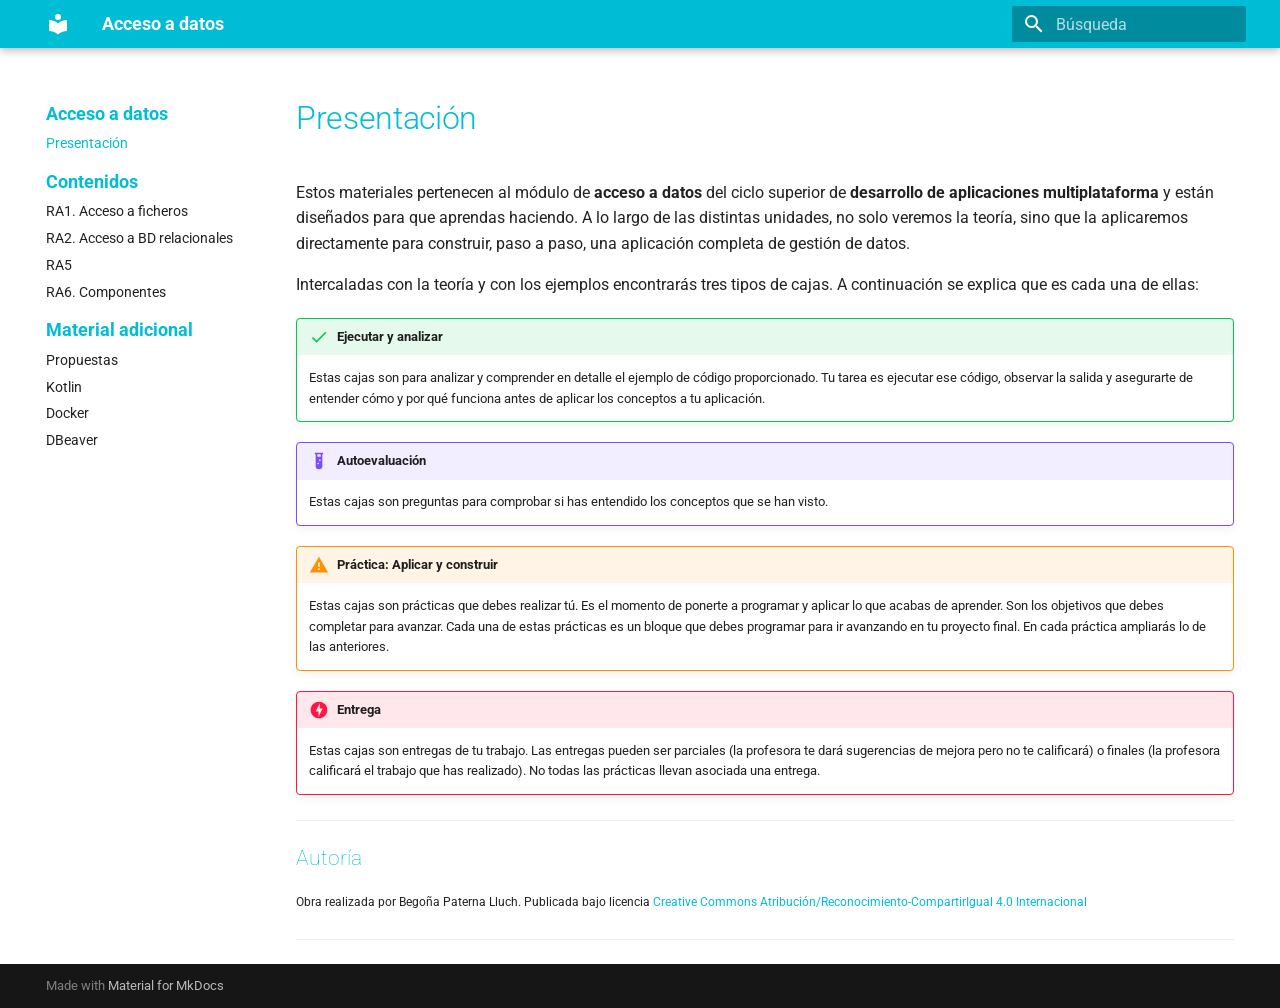
<file: index.html>
<!doctype html>
<html lang="es" class="no-js">
  <head>
    
      <meta charset="utf-8">
      <meta name="viewport" content="width=device-width,initial-scale=1">
      
      
        <meta name="author" content="Begoña Paterna">
      
      
        <link rel="canonical" href="https://bpaterna.github.io/acceso_datos2/index.html">
      
      
      
        <link rel="next" href="RA1ficheros.html">
      
      
        
      
      
      <link rel="icon" href="assets/images/favicon.png">
      <meta name="generator" content="mkdocs-1.6.1, mkdocs-material-9.7.7">
    
    
      
        <title>Acceso a datos</title>
      
    
    
      <link rel="stylesheet" href="assets/stylesheets/main.ec1eaa64.min.css">
      
        
        <link rel="stylesheet" href="assets/stylesheets/palette.ab4e12ef.min.css">
      
      


    
    
      
    
    
      
        
        
        <link rel="preconnect" href="https://fonts.gstatic.com" crossorigin>
        <link rel="stylesheet" href="https://fonts.googleapis.com/css?family=Roboto:300,300i,400,400i,700,700i%7CRoboto+Mono:400,400i,700,700i&display=fallback">
        <style>:root{--md-text-font:"Roboto";--md-code-font:"Roboto Mono"}</style>
      
    
    
      <link rel="stylesheet" href="stylesheets/extra.css">
    
    <script>__md_scope=new URL(".",location),__md_hash=e=>[...e].reduce(((e,_)=>(e<<5)-e+_.charCodeAt(0)),0),__md_get=(e,_=localStorage,t=__md_scope)=>JSON.parse(_.getItem(t.pathname+"."+e)),__md_set=(e,_,t=localStorage,a=__md_scope)=>{try{t.setItem(a.pathname+"."+e,JSON.stringify(_))}catch(e){}}</script>
    
      

    
    
  </head>
  
  
    
    
    
    
    
    <body dir="ltr" data-md-color-scheme="default" data-md-color-primary="cyan" data-md-color-accent="indigo">
  
    
    <input class="md-toggle" data-md-toggle="drawer" type="checkbox" id="__drawer" autocomplete="off">
    <input class="md-toggle" data-md-toggle="search" type="checkbox" id="__search" autocomplete="off">
    <label class="md-overlay" for="__drawer"></label>
    <div data-md-component="skip">
      
        
        <a href="#presentacion" class="md-skip">
          Saltar a contenido
        </a>
      
    </div>
    <div data-md-component="announce">
      
    </div>
    
    
      

  

<header class="md-header md-header--shadow" data-md-component="header">
  <nav class="md-header__inner md-grid" aria-label="Cabecera">
    <a href="index.html" title="Acceso a datos" class="md-header__button md-logo" aria-label="Acceso a datos" data-md-component="logo">
      
  
  <svg xmlns="http://www.w3.org/2000/svg" viewBox="0 0 24 24"><path d="M12 8a3 3 0 0 0 3-3 3 3 0 0 0-3-3 3 3 0 0 0-3 3 3 3 0 0 0 3 3m0 3.54C9.64 9.35 6.5 8 3 8v11c3.5 0 6.64 1.35 9 3.54 2.36-2.19 5.5-3.54 9-3.54V8c-3.5 0-6.64 1.35-9 3.54"/></svg>

    </a>
    <label class="md-header__button md-icon" for="__drawer">
      
      <svg xmlns="http://www.w3.org/2000/svg" viewBox="0 0 24 24"><path d="M3 6h18v2H3zm0 5h18v2H3zm0 5h18v2H3z"/></svg>
    </label>
    <div class="md-header__title" data-md-component="header-title">
      <div class="md-header__ellipsis">
        <div class="md-header__topic">
          <span class="md-ellipsis">
            Acceso a datos
          </span>
        </div>
        <div class="md-header__topic" data-md-component="header-topic">
          <span class="md-ellipsis">
            
              Presentación
            
          </span>
        </div>
      </div>
    </div>
    
      
    
    
    
    
      
      
        <label class="md-header__button md-icon" for="__search">
          
          <svg xmlns="http://www.w3.org/2000/svg" viewBox="0 0 24 24"><path d="M9.5 3A6.5 6.5 0 0 1 16 9.5c0 1.61-.59 3.09-1.56 4.23l.27.27h.79l5 5-1.5 1.5-5-5v-.79l-.27-.27A6.52 6.52 0 0 1 9.5 16 6.5 6.5 0 0 1 3 9.5 6.5 6.5 0 0 1 9.5 3m0 2C7 5 5 7 5 9.5S7 14 9.5 14 14 12 14 9.5 12 5 9.5 5"/></svg>
        </label>
        <div class="md-search" data-md-component="search" role="dialog">
  <label class="md-search__overlay" for="__search"></label>
  <div class="md-search__inner" role="search">
    <form class="md-search__form" name="search">
      <input type="text" class="md-search__input" name="query" aria-label="Búsqueda" placeholder="Búsqueda" autocapitalize="off" autocorrect="off" autocomplete="off" spellcheck="false" data-md-component="search-query" required>
      <label class="md-search__icon md-icon" for="__search">
        
        <svg xmlns="http://www.w3.org/2000/svg" viewBox="0 0 24 24"><path d="M9.5 3A6.5 6.5 0 0 1 16 9.5c0 1.61-.59 3.09-1.56 4.23l.27.27h.79l5 5-1.5 1.5-5-5v-.79l-.27-.27A6.52 6.52 0 0 1 9.5 16 6.5 6.5 0 0 1 3 9.5 6.5 6.5 0 0 1 9.5 3m0 2C7 5 5 7 5 9.5S7 14 9.5 14 14 12 14 9.5 12 5 9.5 5"/></svg>
        
        <svg xmlns="http://www.w3.org/2000/svg" viewBox="0 0 24 24"><path d="M20 11v2H8l5.5 5.5-1.42 1.42L4.16 12l7.92-7.92L13.5 5.5 8 11z"/></svg>
      </label>
      <nav class="md-search__options" aria-label="Buscar">
        
        <button type="reset" class="md-search__icon md-icon" title="Limpiar" aria-label="Limpiar" tabindex="-1">
          
          <svg xmlns="http://www.w3.org/2000/svg" viewBox="0 0 24 24"><path d="M19 6.41 17.59 5 12 10.59 6.41 5 5 6.41 10.59 12 5 17.59 6.41 19 12 13.41 17.59 19 19 17.59 13.41 12z"/></svg>
        </button>
      </nav>
      
        <div class="md-search__suggest" data-md-component="search-suggest"></div>
      
    </form>
    <div class="md-search__output">
      <div class="md-search__scrollwrap" tabindex="0" data-md-scrollfix>
        <div class="md-search-result" data-md-component="search-result">
          <div class="md-search-result__meta">
            Inicializando búsqueda
          </div>
          <ol class="md-search-result__list" role="presentation"></ol>
        </div>
      </div>
    </div>
  </div>
</div>
      
    
    
  </nav>
  
</header>
    
    <div class="md-container" data-md-component="container">
      
      
        
          
        
      
      <main class="md-main" data-md-component="main">
        <div class="md-main__inner md-grid">
          
            
              
              <div class="md-sidebar md-sidebar--primary" data-md-component="sidebar" data-md-type="navigation" >
                <div class="md-sidebar__scrollwrap">
                  <div class="md-sidebar__inner">
                    



  

<nav class="md-nav md-nav--primary md-nav--integrated" aria-label="Navegación" data-md-level="0">
  <label class="md-nav__title" for="__drawer">
    <a href="index.html" title="Acceso a datos" class="md-nav__button md-logo" aria-label="Acceso a datos" data-md-component="logo">
      
  
  <svg xmlns="http://www.w3.org/2000/svg" viewBox="0 0 24 24"><path d="M12 8a3 3 0 0 0 3-3 3 3 0 0 0-3-3 3 3 0 0 0-3 3 3 3 0 0 0 3 3m0 3.54C9.64 9.35 6.5 8 3 8v11c3.5 0 6.64 1.35 9 3.54 2.36-2.19 5.5-3.54 9-3.54V8c-3.5 0-6.64 1.35-9 3.54"/></svg>

    </a>
    Acceso a datos
  </label>
  
  <ul class="md-nav__list" data-md-scrollfix>
    
      
      
  
  
    
  
  
  
    <li class="md-nav__item md-nav__item--active">
      
      <input class="md-nav__toggle md-toggle" type="checkbox" id="__toc">
      
      
        
      
      
      <a href="index.html" class="md-nav__link md-nav__link--active">
        
  
  
  <span class="md-ellipsis">
    
  
    Presentación
  

    
  </span>
  
  

      </a>
      
    </li>
  

    
      
      
  
  
  
  
    
    
    
    
      
        
        
      
    
    
    <li class="md-nav__item md-nav__item--section md-nav__item--nested">
      
        
        
        <input class="md-nav__toggle md-toggle " type="checkbox" id="__nav_2" >
        
          
          <label class="md-nav__link" for="__nav_2" id="__nav_2_label" tabindex="">
            
  
  
  <span class="md-ellipsis">
    
  
    Contenidos
  

    
  </span>
  
  

            <span class="md-nav__icon md-icon"></span>
          </label>
        
        <nav class="md-nav" data-md-level="1" aria-labelledby="__nav_2_label" aria-expanded="false">
          <label class="md-nav__title" for="__nav_2">
            <span class="md-nav__icon md-icon"></span>
            
  
    Contenidos
  

          </label>
          <ul class="md-nav__list" data-md-scrollfix>
            
              
                
  
  
  
  
    <li class="md-nav__item">
      <a href="RA1ficheros.html" class="md-nav__link">
        
  
  
  <span class="md-ellipsis">
    
  
    RA1. Acceso a ficheros
  

    
  </span>
  
  

      </a>
    </li>
  

              
            
              
                
  
  
  
  
    <li class="md-nav__item">
      <a href="RA2bd_rel.html" class="md-nav__link">
        
  
  
  <span class="md-ellipsis">
    
  
    RA2. Acceso a BD relacionales
  

    
  </span>
  
  

      </a>
    </li>
  

              
            
              
                
  
  
  
  
    <li class="md-nav__item">
      <a href="RA5bd_doc.md" class="md-nav__link">
        
  
  
  <span class="md-ellipsis">
    
  
    RA5
  

    
  </span>
  
  

      </a>
    </li>
  

              
            
              
                
  
  
  
  
    <li class="md-nav__item">
      <a href="RA6componentes.html" class="md-nav__link">
        
  
  
  <span class="md-ellipsis">
    
  
    RA6. Componentes
  

    
  </span>
  
  

      </a>
    </li>
  

              
            
          </ul>
        </nav>
      
    </li>
  

    
      
      
  
  
  
  
    
    
    
    
      
        
        
      
    
    
    <li class="md-nav__item md-nav__item--section md-nav__item--nested">
      
        
        
        <input class="md-nav__toggle md-toggle " type="checkbox" id="__nav_3" >
        
          
          <label class="md-nav__link" for="__nav_3" id="__nav_3_label" tabindex="">
            
  
  
  <span class="md-ellipsis">
    
  
    Material adicional
  

    
  </span>
  
  

            <span class="md-nav__icon md-icon"></span>
          </label>
        
        <nav class="md-nav" data-md-level="1" aria-labelledby="__nav_3_label" aria-expanded="false">
          <label class="md-nav__title" for="__nav_3">
            <span class="md-nav__icon md-icon"></span>
            
  
    Material adicional
  

          </label>
          <ul class="md-nav__list" data-md-scrollfix>
            
              
                
  
  
  
  
    <li class="md-nav__item">
      <a href="propuestas.html" class="md-nav__link">
        
  
  
  <span class="md-ellipsis">
    
  
    Propuestas
  

    
  </span>
  
  

      </a>
    </li>
  

              
            
              
                
  
  
  
  
    <li class="md-nav__item">
      <a href="kotlin.html" class="md-nav__link">
        
  
  
  <span class="md-ellipsis">
    
  
    Kotlin
  

    
  </span>
  
  

      </a>
    </li>
  

              
            
              
                
  
  
  
  
    <li class="md-nav__item">
      <a href="docker.html" class="md-nav__link">
        
  
  
  <span class="md-ellipsis">
    
  
    Docker
  

    
  </span>
  
  

      </a>
    </li>
  

              
            
              
                
  
  
  
  
    <li class="md-nav__item">
      <a href="dbeaver.html" class="md-nav__link">
        
  
  
  <span class="md-ellipsis">
    
  
    DBeaver
  

    
  </span>
  
  

      </a>
    </li>
  

              
            
          </ul>
        </nav>
      
    </li>
  

    
  </ul>
</nav>
                  </div>
                </div>
              </div>
            
            
          
          
            <div class="md-content" data-md-component="content">
              
              <article class="md-content__inner md-typeset">
                
                  



<h1 id="presentacion">Presentación<a class="headerlink" href="#presentacion" title="Permanent link">&para;</a></h1>
<p>Estos materiales pertenecen al módulo de <strong>acceso a datos</strong> del ciclo superior de <strong>desarrollo de aplicaciones multiplataforma</strong> y están diseñados para que aprendas haciendo. A lo largo de las distintas unidades, no solo veremos la teoría, sino que la aplicaremos directamente para construir, paso a paso, una aplicación completa de gestión de datos.</p>
<p>Intercaladas con la teoría y con los ejemplos encontrarás tres tipos de cajas. A continuación se explica que es cada una de ellas:</p>
<div class="admonition success">
<p class="admonition-title">Ejecutar y analizar</p>
<p>Estas cajas son para analizar y comprender en detalle el ejemplo de código proporcionado. Tu tarea es ejecutar ese código, observar la salida y asegurarte de entender cómo y por qué funciona antes de aplicar los conceptos a tu aplicación.</p>
</div>
<div class="admonition example">
<p class="admonition-title">Autoevaluación</p>
<p>Estas cajas son preguntas para comprobar si has entendido los conceptos que se han visto.</p>
</div>
<div class="admonition warning">
<p class="admonition-title">Práctica: Aplicar y construir</p>
<p>Estas cajas son prácticas que debes realizar tú. Es el momento de ponerte a programar y aplicar lo que acabas de aprender. Son los objetivos que debes completar para avanzar.
Cada una de estas prácticas es un bloque que debes programar para ir avanzando en tu proyecto final. En cada práctica ampliarás lo de las anteriores. </p>
</div>
<div class="admonition danger">
<p class="admonition-title">Entrega</p>
<p>Estas cajas son entregas de tu trabajo. Las entregas pueden ser parciales (la profesora te dará sugerencias de mejora pero no te calificará) o finales (la profesora calificará el trabajo que has realizado). No todas las prácticas llevan asociada una entrega.</p>
</div>
<hr />
<p><span class="mi_h3">Autoría</span></p>
<p><span class="mi_autoria">
Obra realizada por Begoña Paterna Lluch. Publicada bajo licencia <a href="https://creativecommons.org/licenses/by-sa/4.0/">Creative Commons Atribución/Reconocimiento-CompartirIgual 4.0 Internacional</a>
</span></p>
<hr />












                
              </article>
            </div>
          
          
  <script>var tabs=__md_get("__tabs");if(Array.isArray(tabs))e:for(var set of document.querySelectorAll(".tabbed-set")){var labels=set.querySelector(".tabbed-labels");for(var tab of tabs)for(var label of labels.getElementsByTagName("label"))if(label.innerText.trim()===tab){var input=document.getElementById(label.htmlFor);input.checked=!0;continue e}}</script>

<script>var target=document.getElementById(location.hash.slice(1));target&&target.name&&(target.checked=target.name.startsWith("__tabbed_"))</script>
        </div>
        
          <button type="button" class="md-top md-icon" data-md-component="top" hidden>
  
  <svg xmlns="http://www.w3.org/2000/svg" viewBox="0 0 24 24"><path d="M13 20h-2V8l-5.5 5.5-1.42-1.42L12 4.16l7.92 7.92-1.42 1.42L13 8z"/></svg>
  Volver al principio
</button>
        
      </main>
      
        <footer class="md-footer">
  
  <div class="md-footer-meta md-typeset">
    <div class="md-footer-meta__inner md-grid">
      <div class="md-copyright">
  
  
    Made with
    <a href="https://squidfunk.github.io/mkdocs-material/" target="_blank" rel="noopener">
      Material for MkDocs
    </a>
  
</div>
      
    </div>
  </div>
</footer>
      
    </div>
    <div class="md-dialog" data-md-component="dialog">
      <div class="md-dialog__inner md-typeset"></div>
    </div>
    
    
    
      
      
      <script id="__config" type="application/json">{"annotate": null, "base": ".", "features": ["content.code.copy", "content.tabs.link", "navigation.instant", "navigation.top", "navigation.sections", "search.highlight", "search.suggest", "toc.integrate"], "search": "assets/javascripts/workers/search.2c215733.min.js", "tags": null, "translations": {"clipboard.copied": "Copiado al portapapeles", "clipboard.copy": "Copiar al portapapeles", "search.result.more.one": "1 m\u00e1s en esta p\u00e1gina", "search.result.more.other": "# m\u00e1s en esta p\u00e1gina", "search.result.none": "No se encontraron documentos", "search.result.one": "1 documento encontrado", "search.result.other": "# documentos encontrados", "search.result.placeholder": "Teclee para comenzar b\u00fasqueda", "search.result.term.missing": "Falta", "select.version": "Seleccionar versi\u00f3n"}, "version": null}</script>
    
    
      <script src="assets/javascripts/bundle.d7400e89.min.js"></script>
      
    
  </body>
</html>
</file>
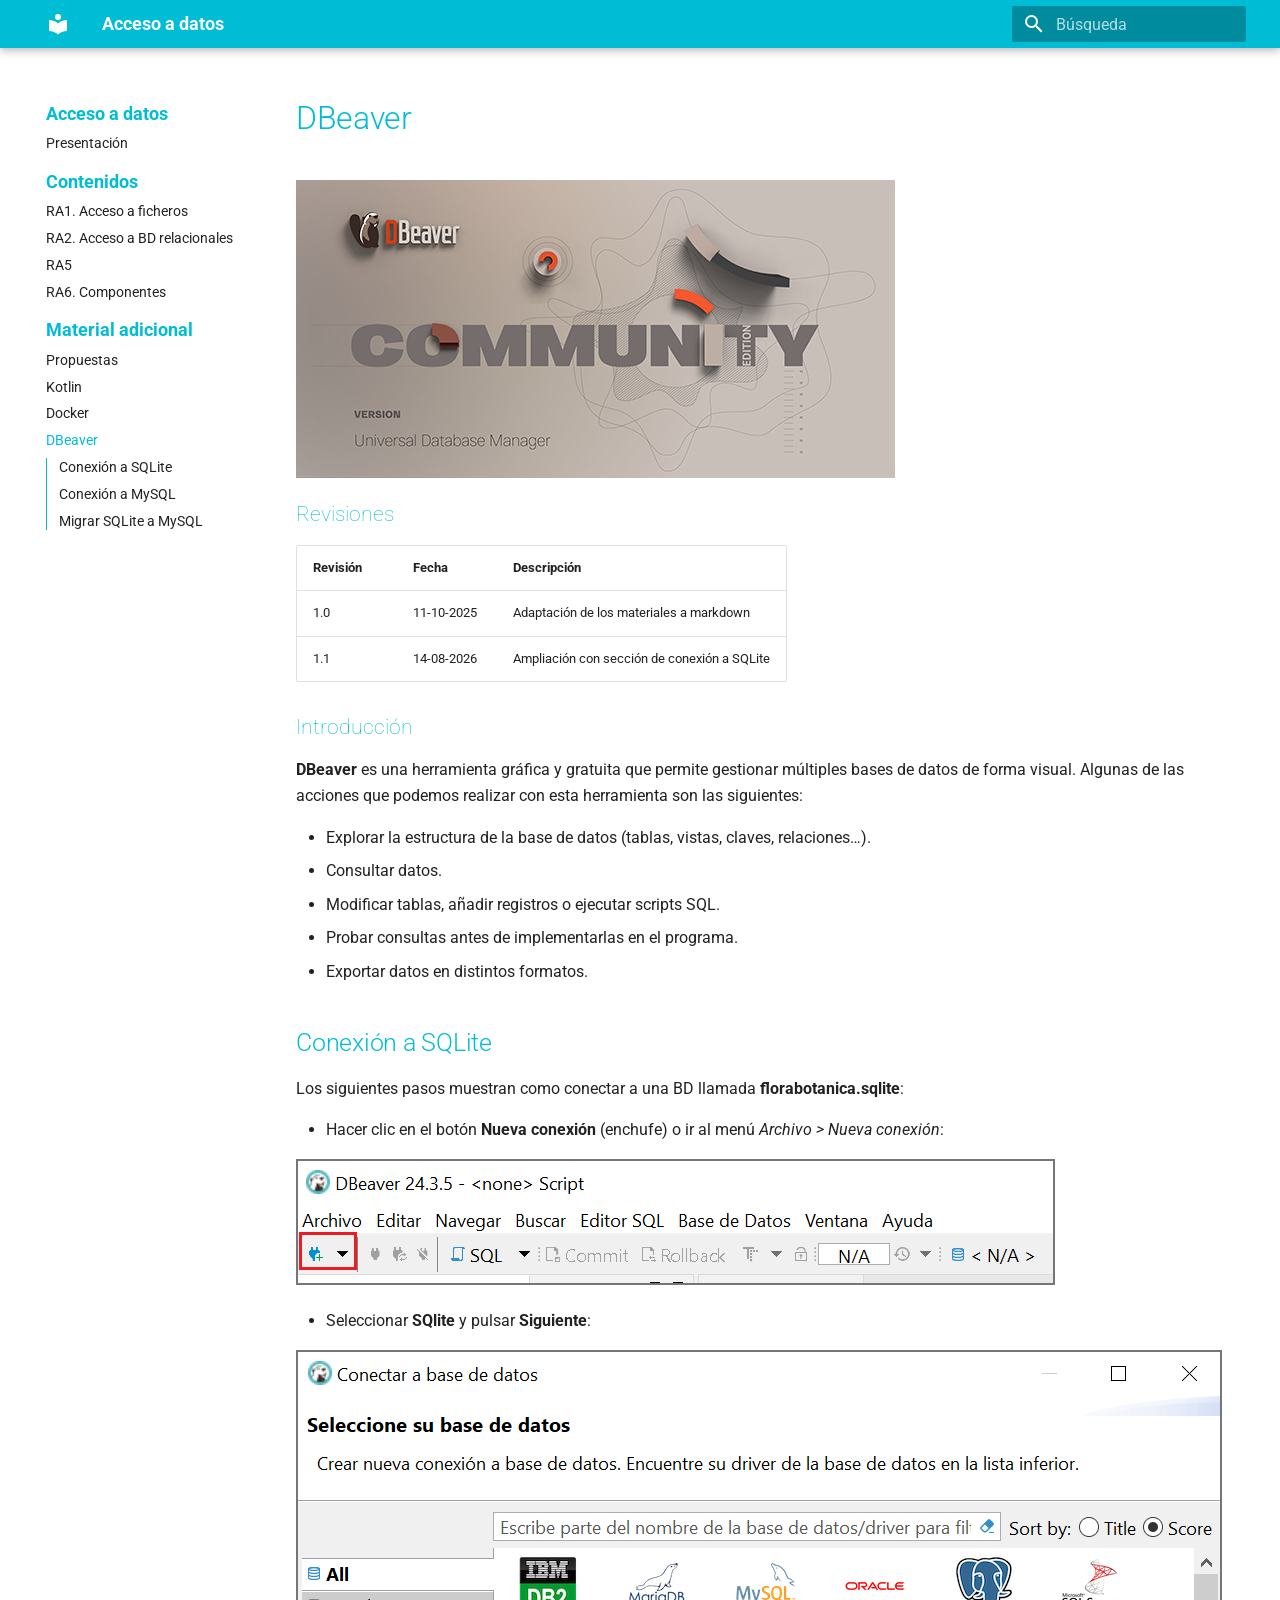
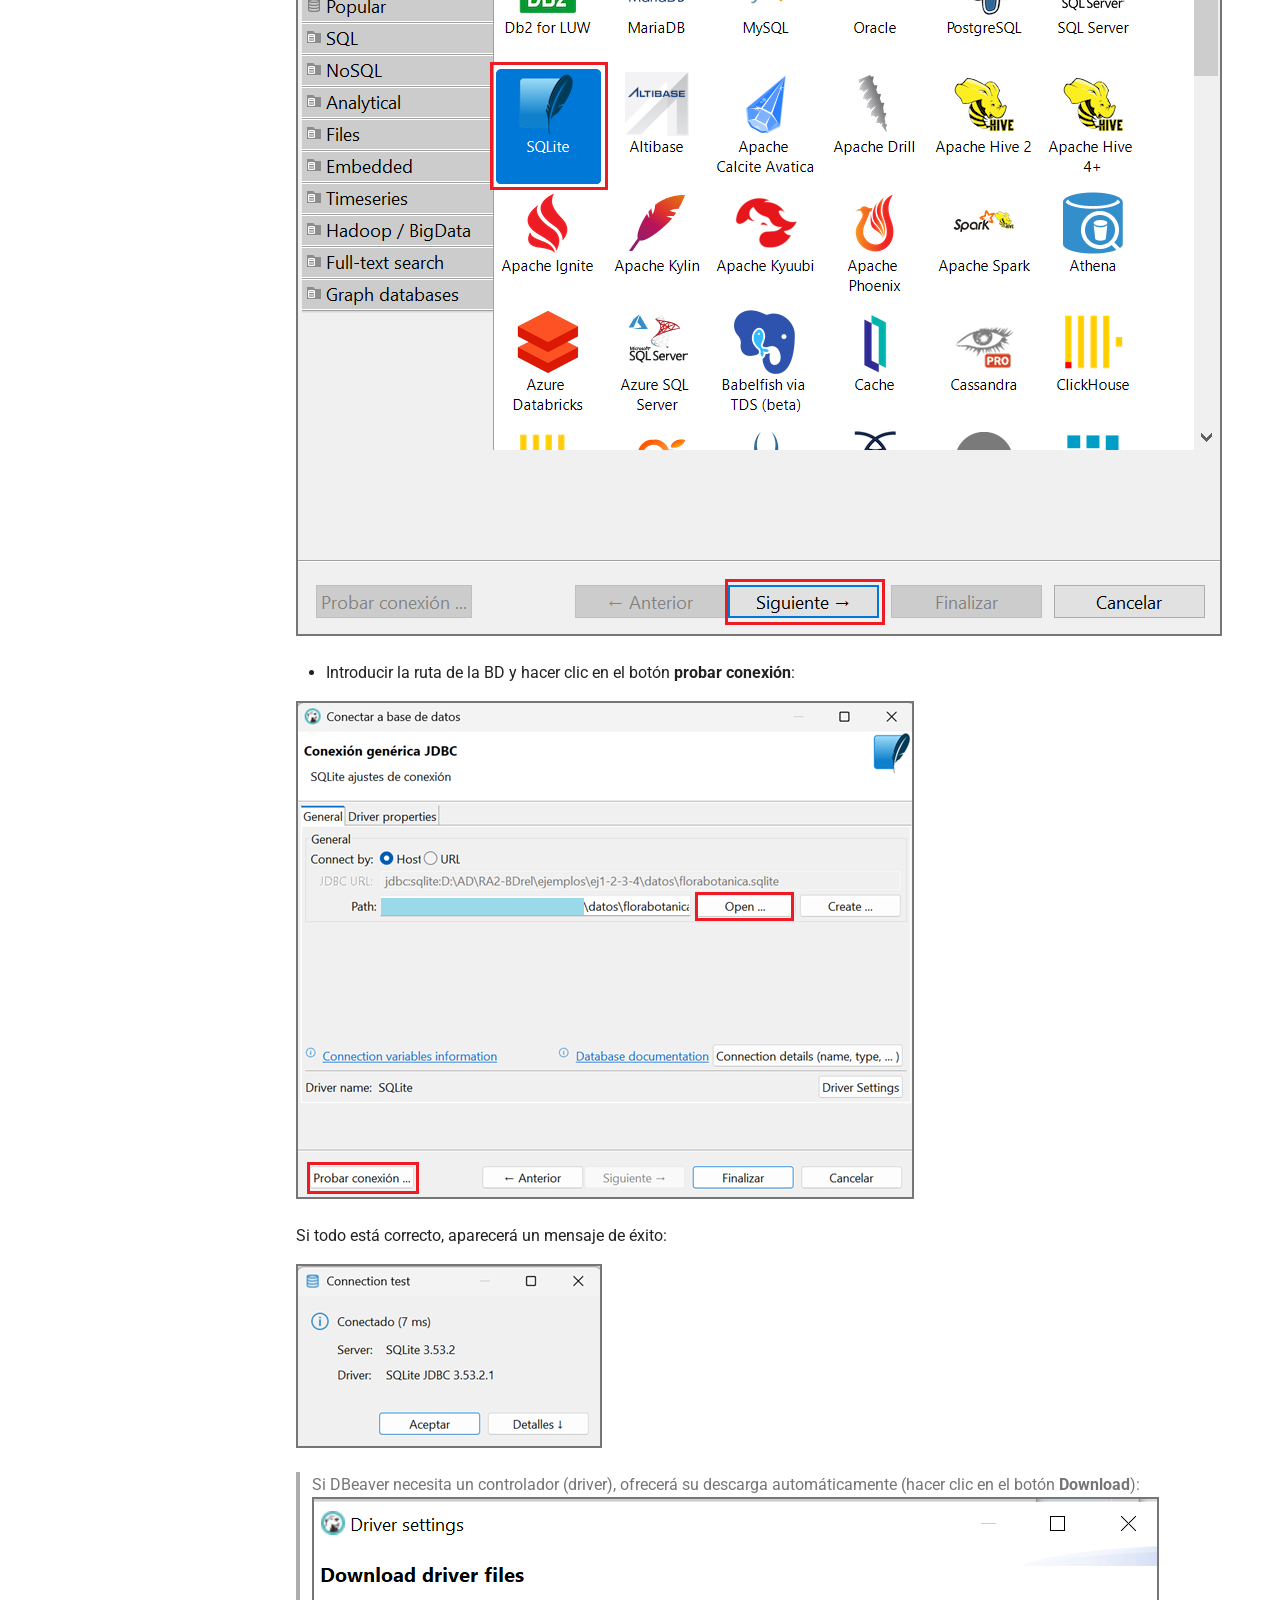
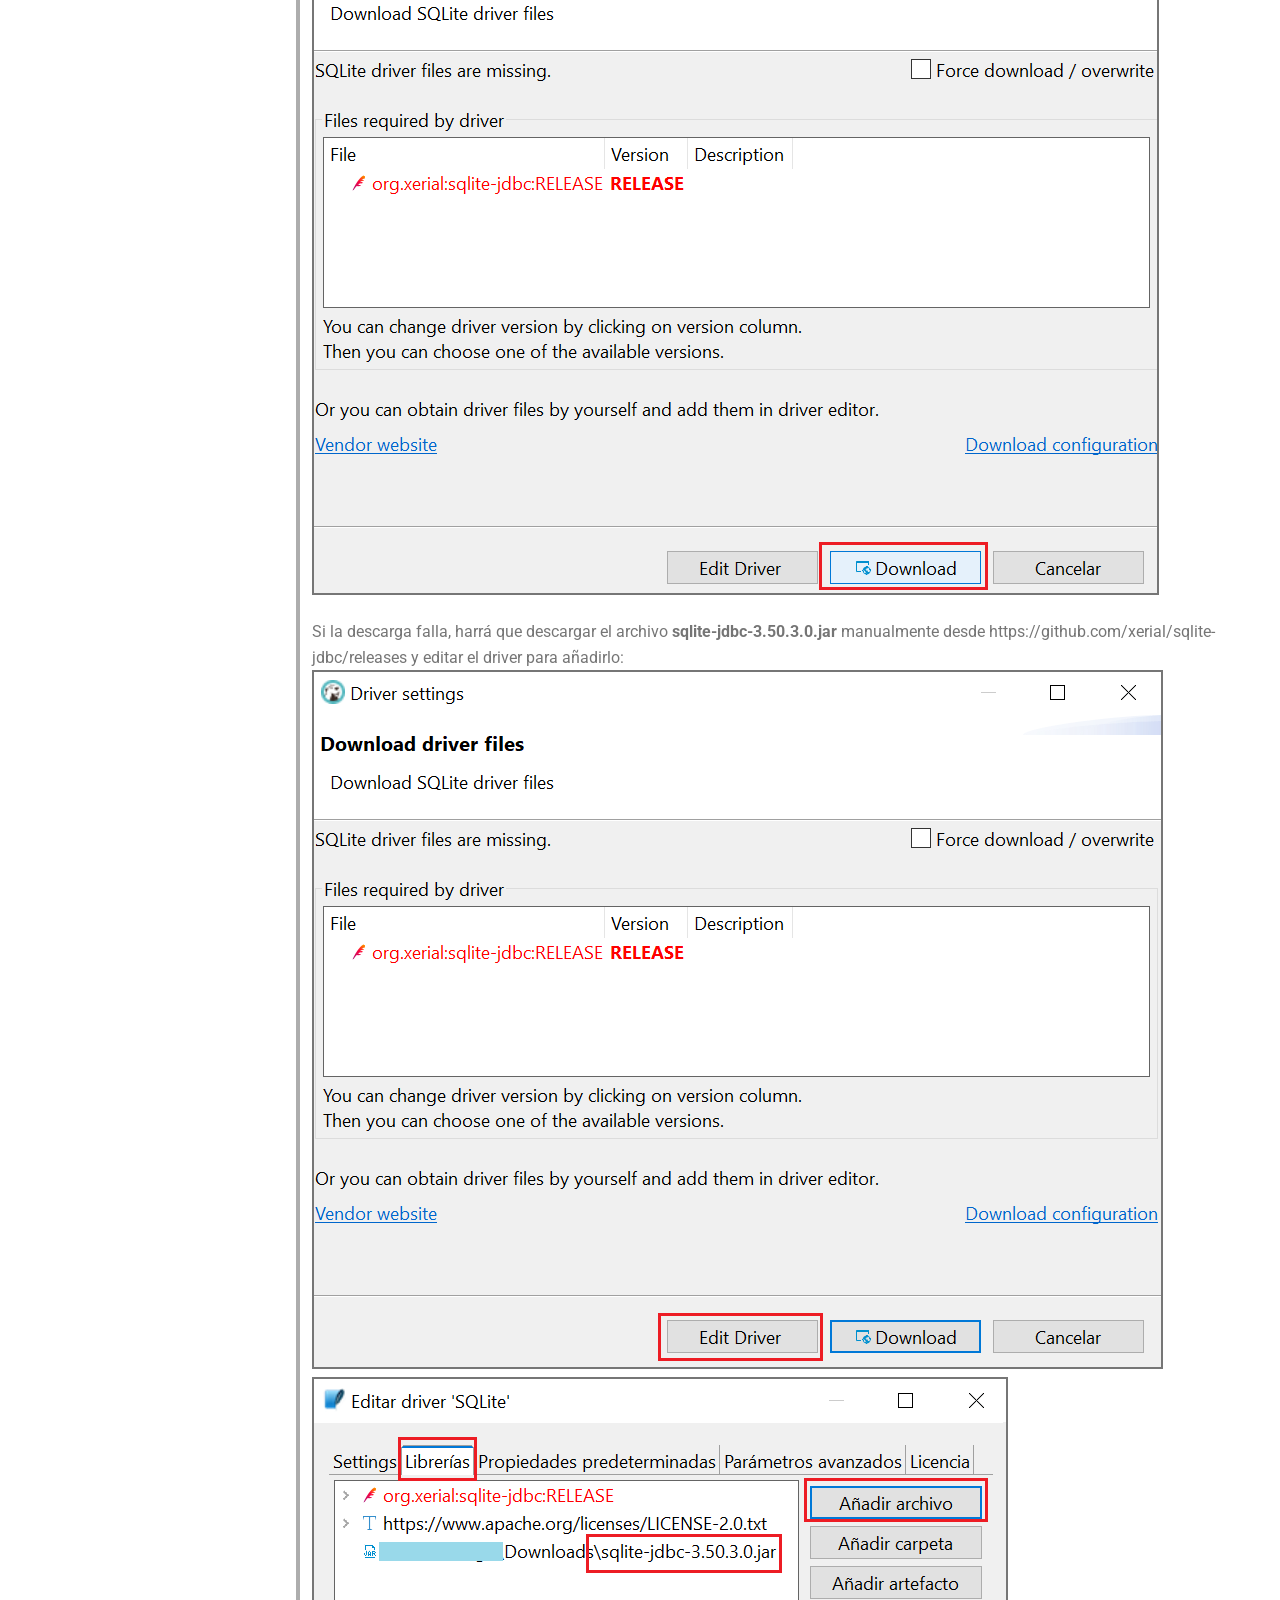
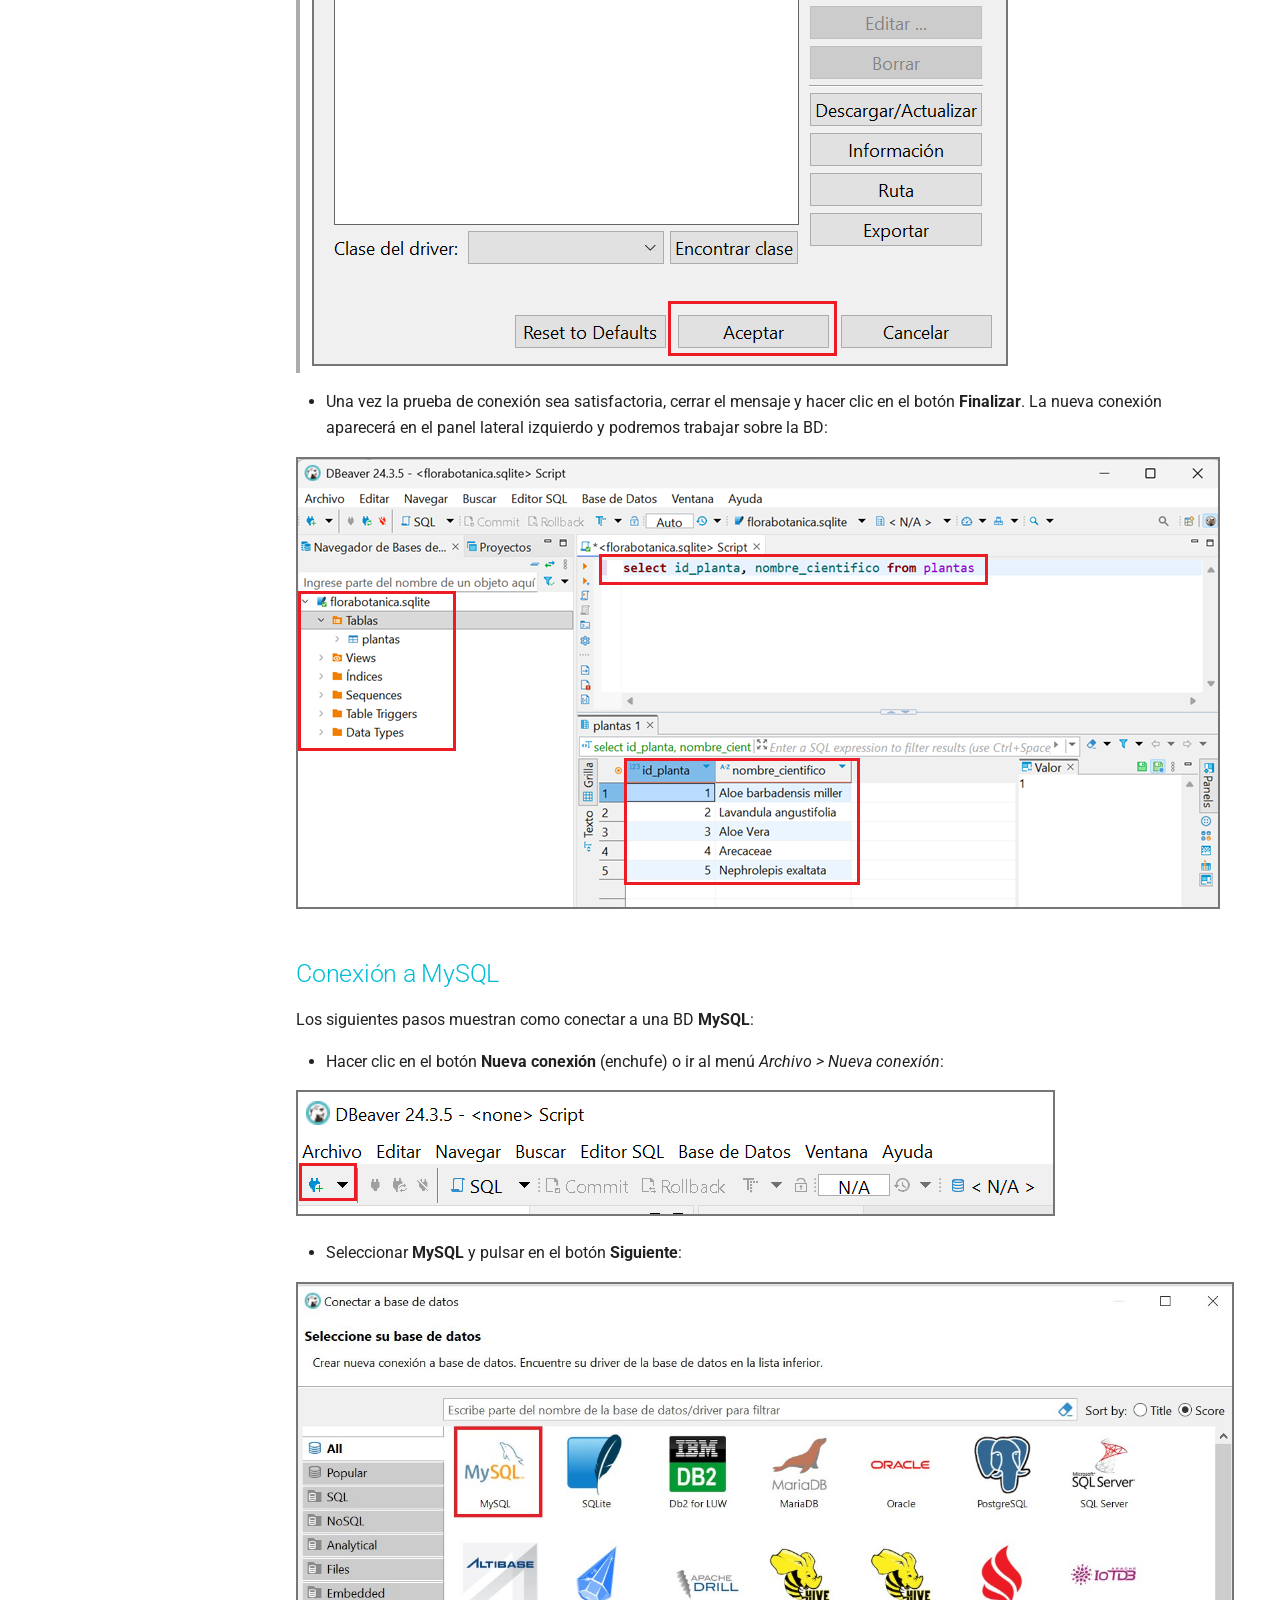
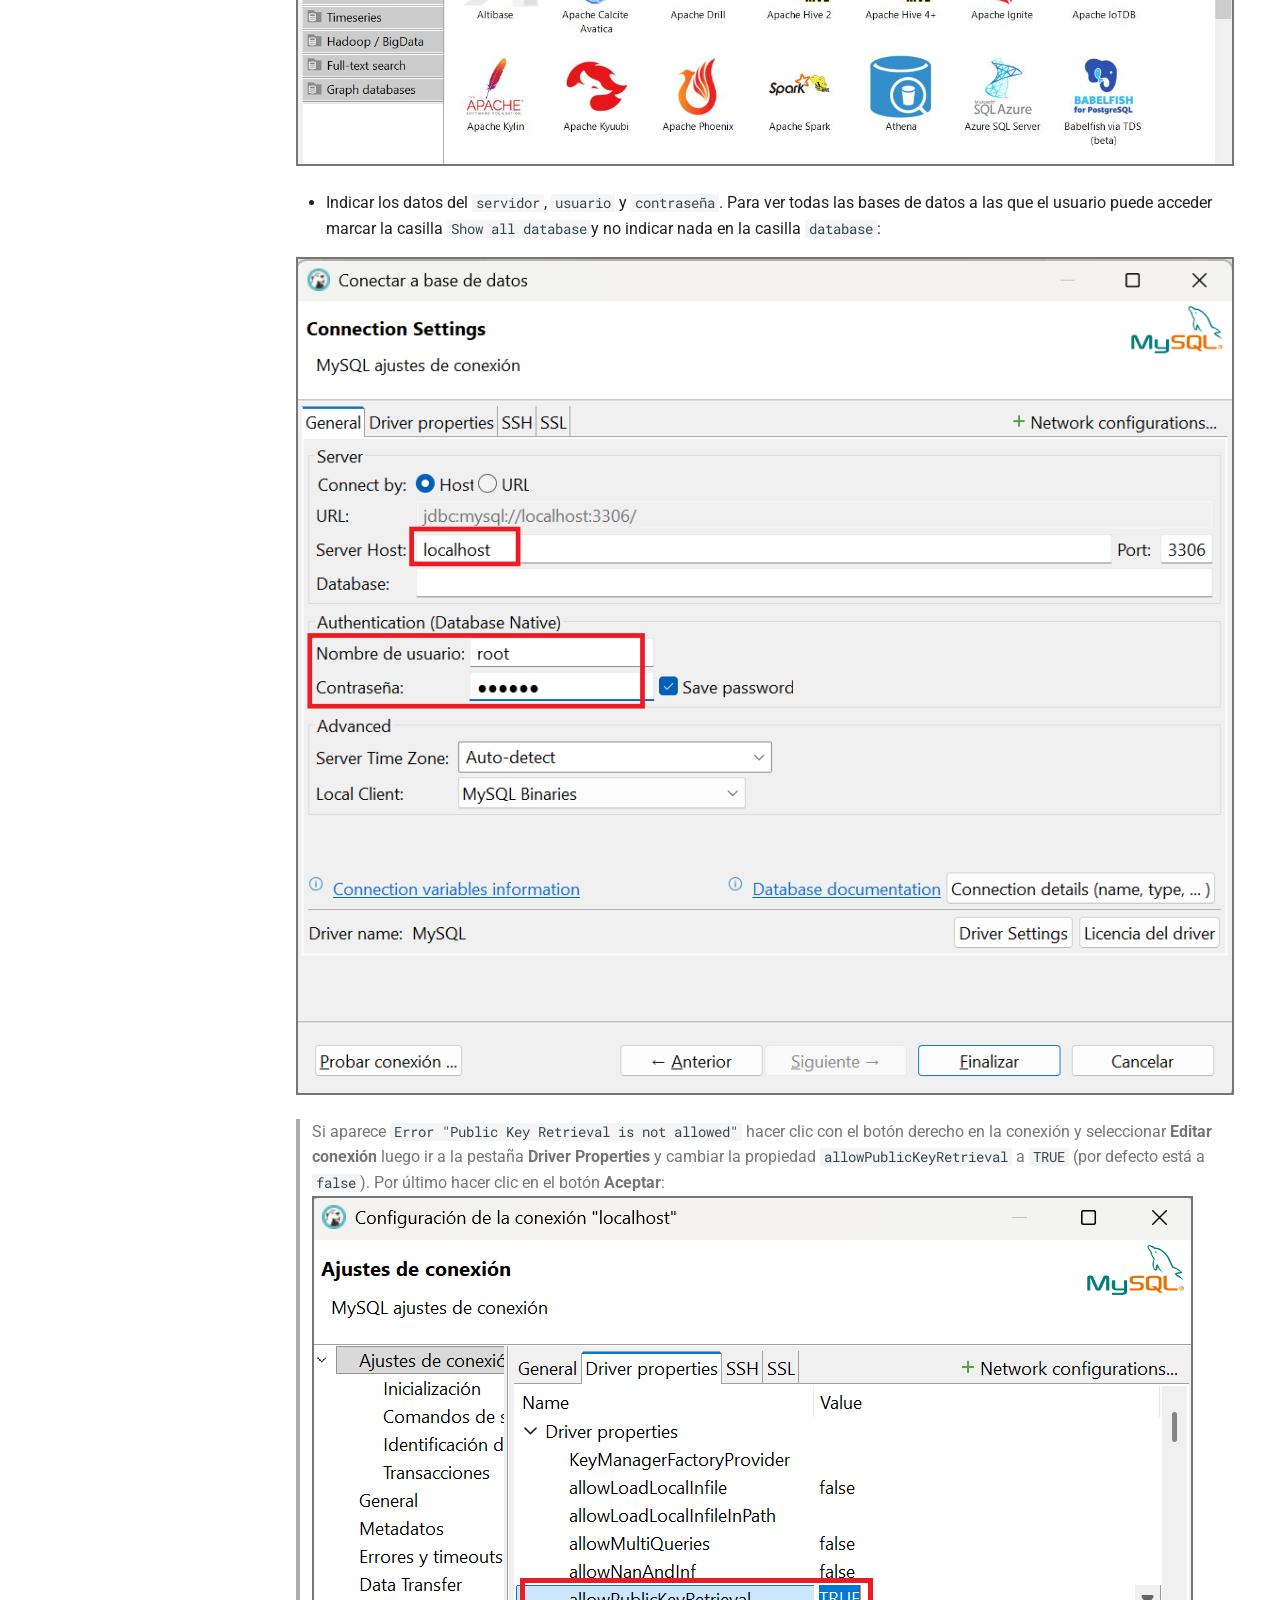
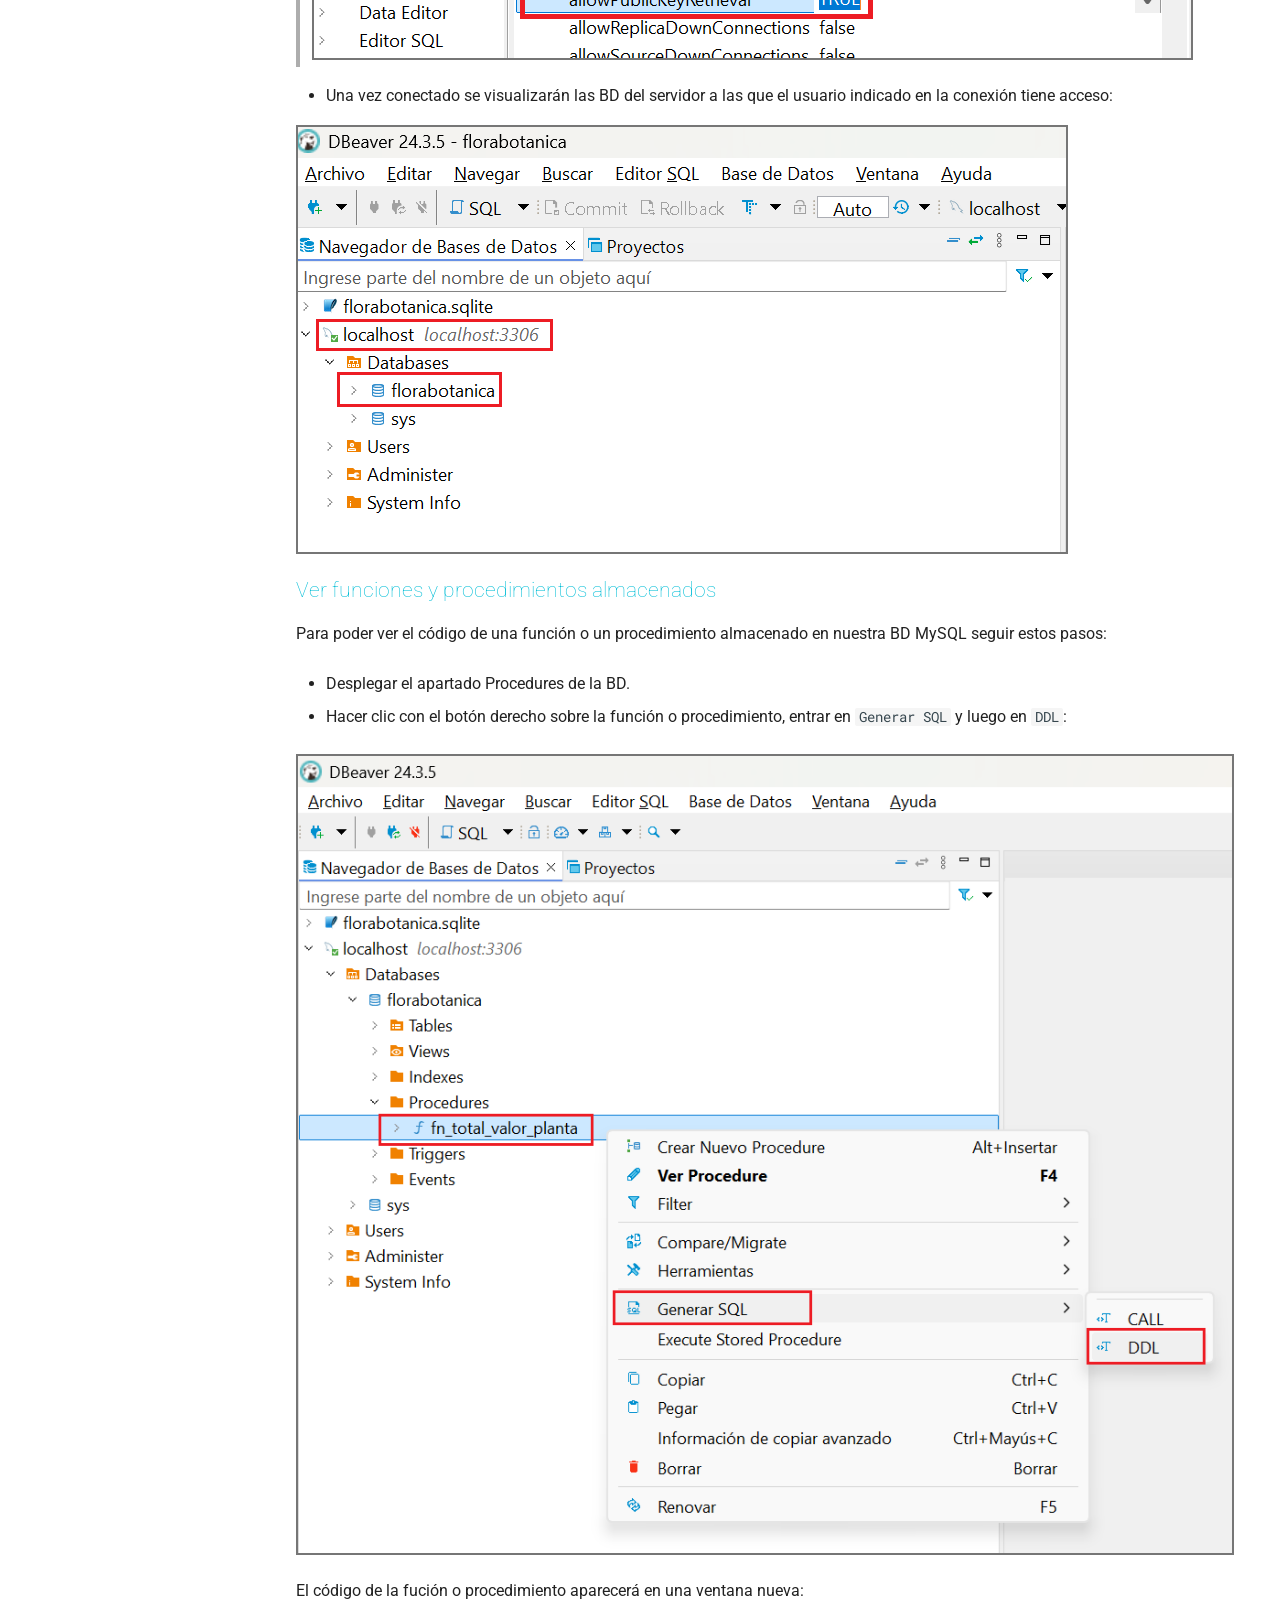
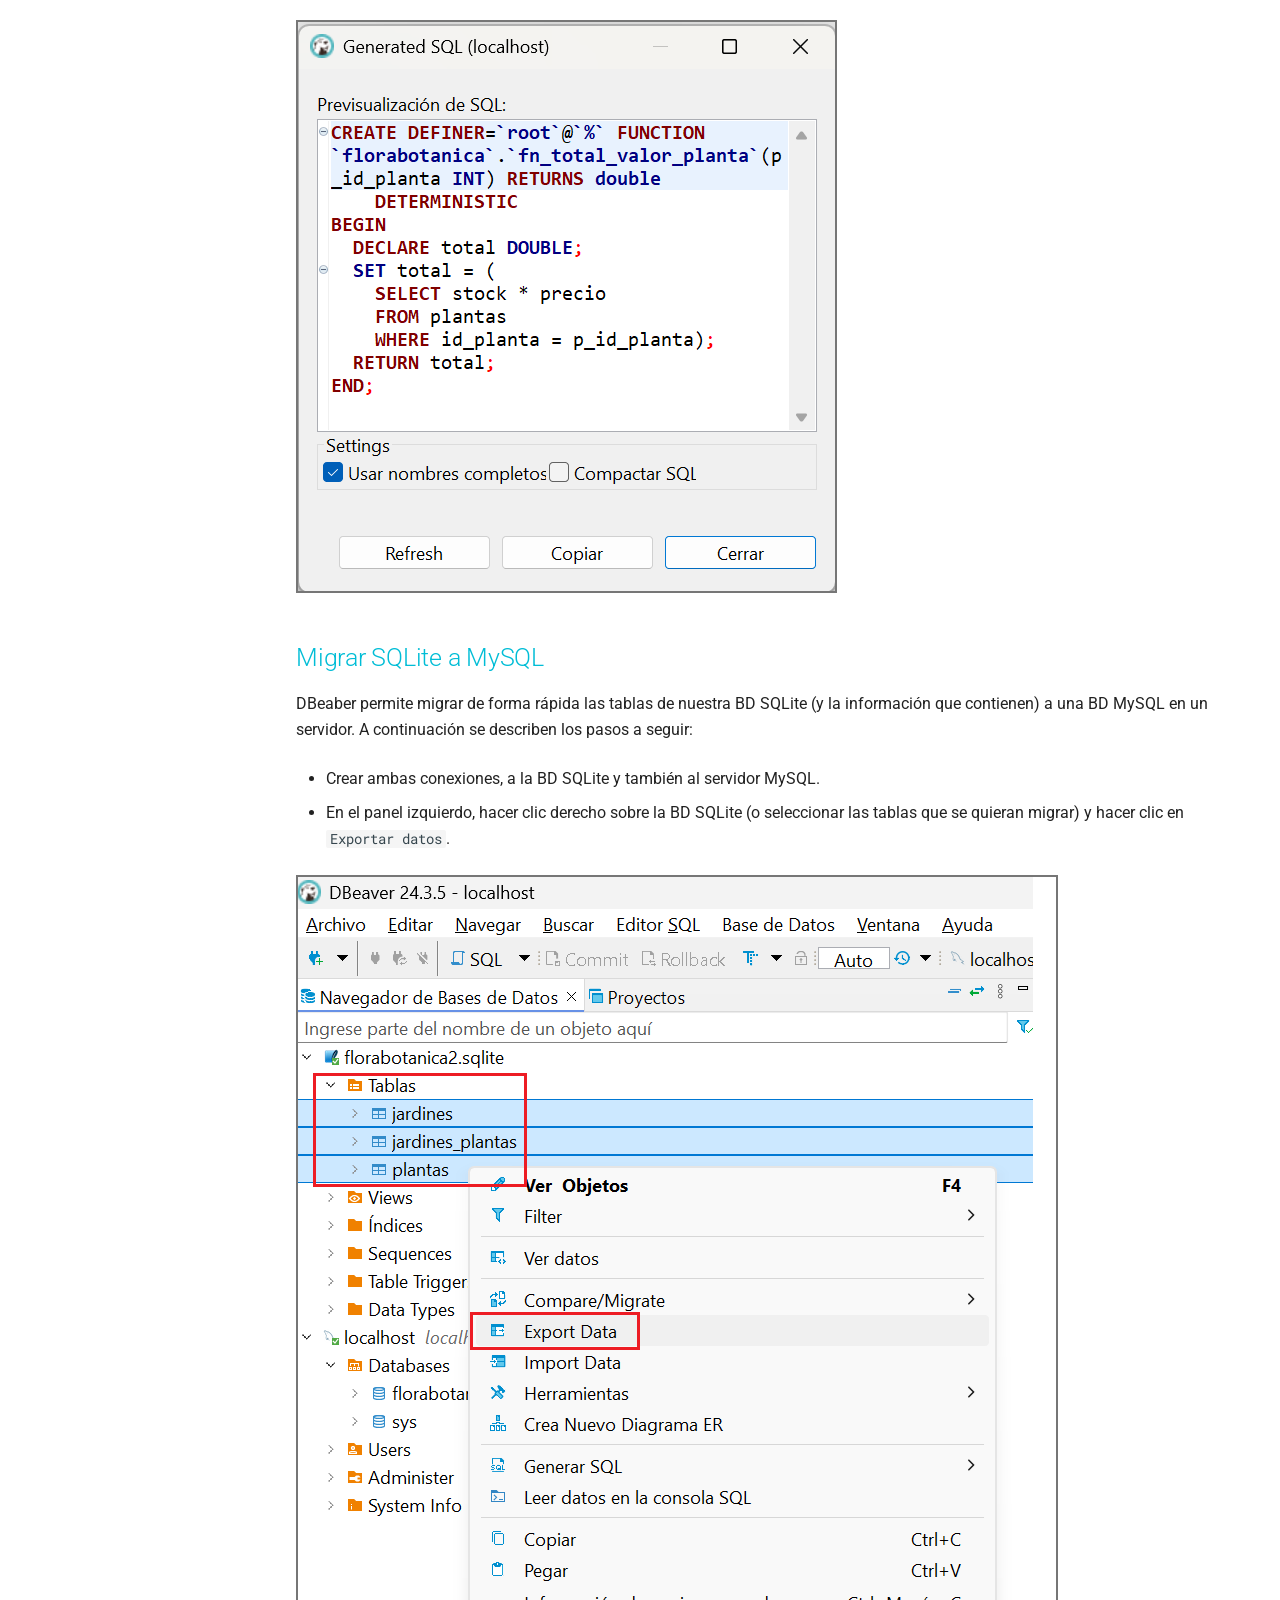
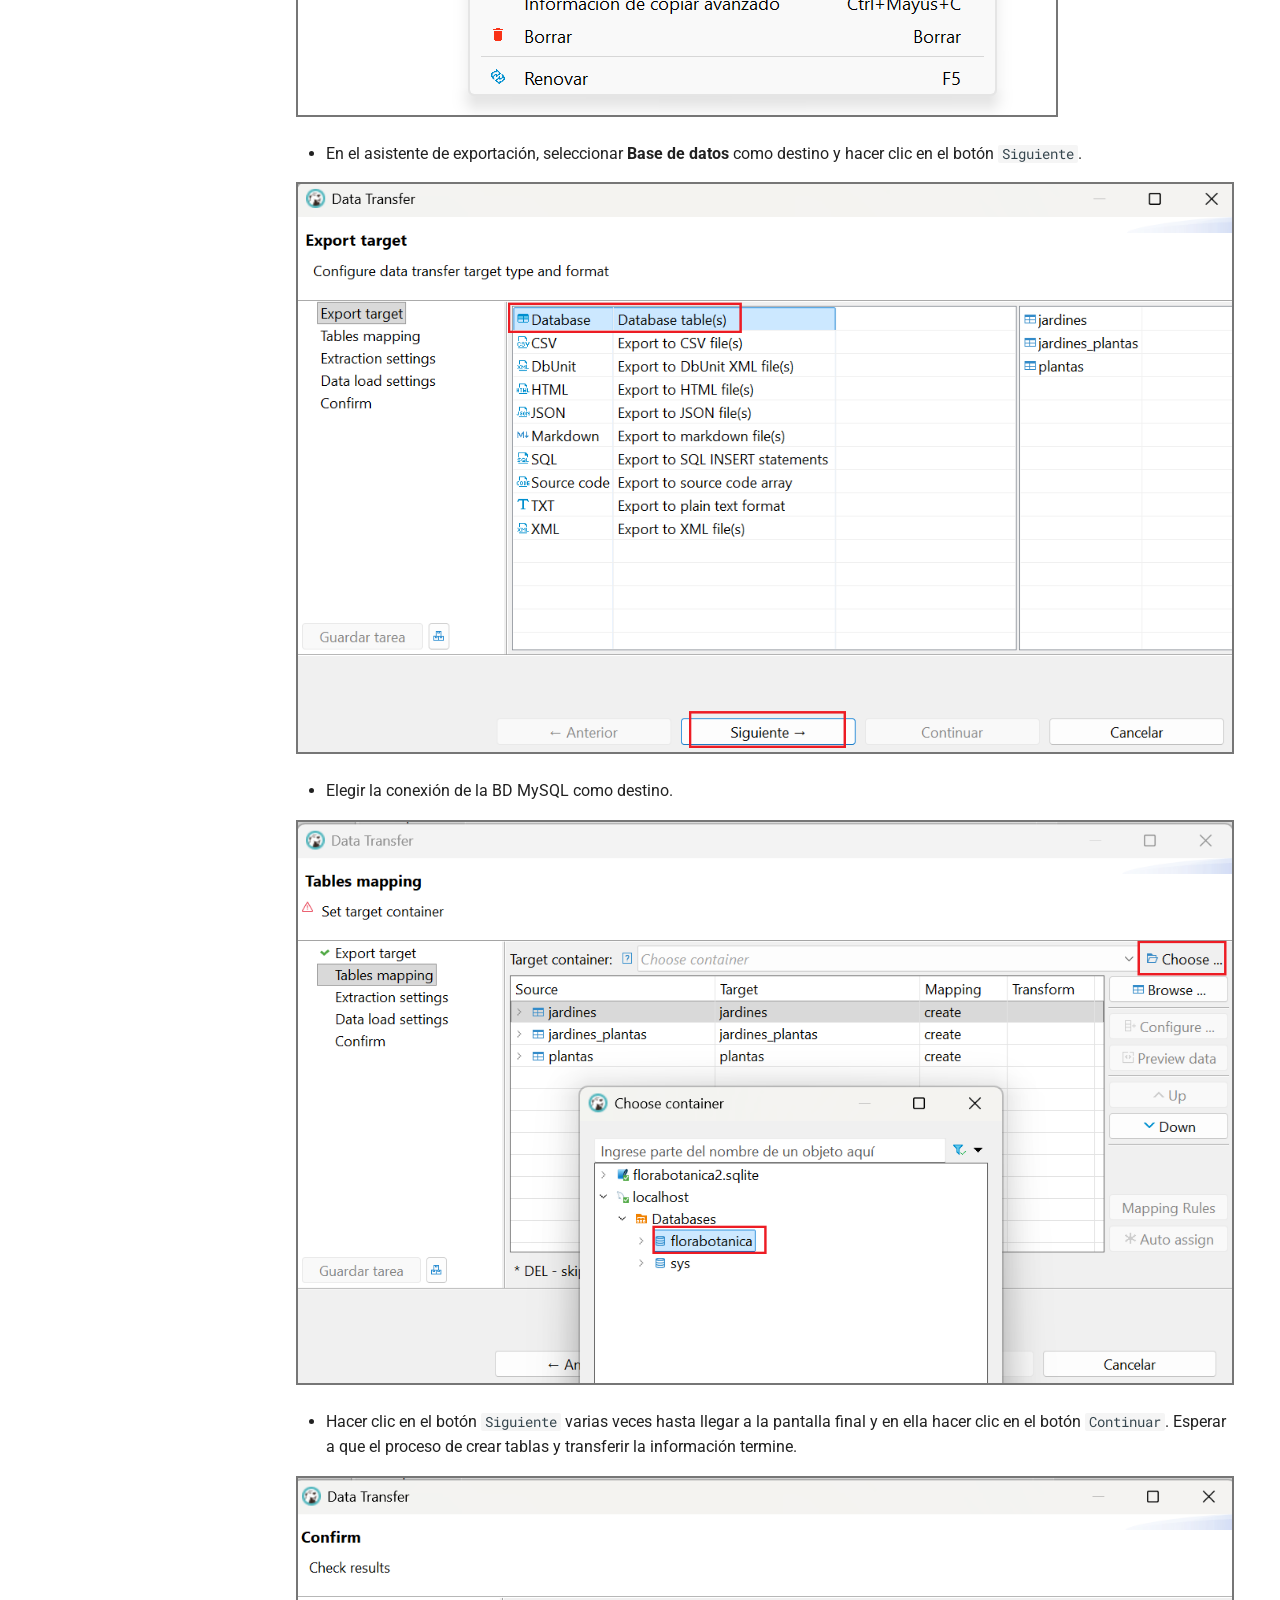
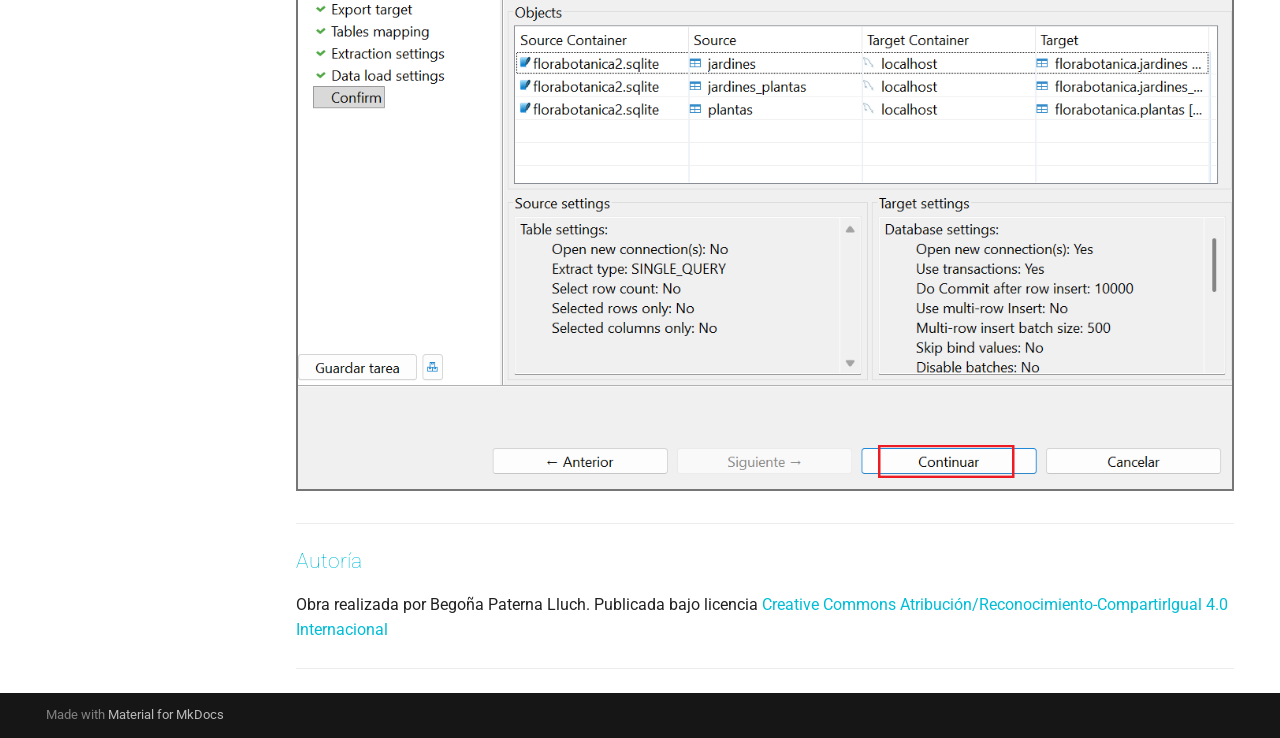
<file: dbeaver.html>
<!doctype html>
<html lang="es" class="no-js">
  <head>
    
      <meta charset="utf-8">
      <meta name="viewport" content="width=device-width,initial-scale=1">
      
      
        <meta name="author" content="Begoña Paterna">
      
      
        <link rel="canonical" href="https://bpaterna.github.io/acceso_datos2/dbeaver.html">
      
      
        <link rel="prev" href="docker.html">
      
      
      
        
      
      
      <link rel="icon" href="assets/images/favicon.png">
      <meta name="generator" content="mkdocs-1.6.1, mkdocs-material-9.7.7">
    
    
      
        <title>DBeaver - Acceso a datos</title>
      
    
    
      <link rel="stylesheet" href="assets/stylesheets/main.ec1eaa64.min.css">
      
        
        <link rel="stylesheet" href="assets/stylesheets/palette.ab4e12ef.min.css">
      
      


    
    
      
    
    
      
        
        
        <link rel="preconnect" href="https://fonts.gstatic.com" crossorigin>
        <link rel="stylesheet" href="https://fonts.googleapis.com/css?family=Roboto:300,300i,400,400i,700,700i%7CRoboto+Mono:400,400i,700,700i&display=fallback">
        <style>:root{--md-text-font:"Roboto";--md-code-font:"Roboto Mono"}</style>
      
    
    
      <link rel="stylesheet" href="stylesheets/extra.css">
    
    <script>__md_scope=new URL(".",location),__md_hash=e=>[...e].reduce(((e,_)=>(e<<5)-e+_.charCodeAt(0)),0),__md_get=(e,_=localStorage,t=__md_scope)=>JSON.parse(_.getItem(t.pathname+"."+e)),__md_set=(e,_,t=localStorage,a=__md_scope)=>{try{t.setItem(a.pathname+"."+e,JSON.stringify(_))}catch(e){}}</script>
    
      

    
    
  </head>
  
  
    
    
    
    
    
    <body dir="ltr" data-md-color-scheme="default" data-md-color-primary="cyan" data-md-color-accent="indigo">
  
    
    <input class="md-toggle" data-md-toggle="drawer" type="checkbox" id="__drawer" autocomplete="off">
    <input class="md-toggle" data-md-toggle="search" type="checkbox" id="__search" autocomplete="off">
    <label class="md-overlay" for="__drawer"></label>
    <div data-md-component="skip">
      
        
        <a href="#dbeaver" class="md-skip">
          Saltar a contenido
        </a>
      
    </div>
    <div data-md-component="announce">
      
    </div>
    
    
      

  

<header class="md-header md-header--shadow" data-md-component="header">
  <nav class="md-header__inner md-grid" aria-label="Cabecera">
    <a href="index.html" title="Acceso a datos" class="md-header__button md-logo" aria-label="Acceso a datos" data-md-component="logo">
      
  
  <svg xmlns="http://www.w3.org/2000/svg" viewBox="0 0 24 24"><path d="M12 8a3 3 0 0 0 3-3 3 3 0 0 0-3-3 3 3 0 0 0-3 3 3 3 0 0 0 3 3m0 3.54C9.64 9.35 6.5 8 3 8v11c3.5 0 6.64 1.35 9 3.54 2.36-2.19 5.5-3.54 9-3.54V8c-3.5 0-6.64 1.35-9 3.54"/></svg>

    </a>
    <label class="md-header__button md-icon" for="__drawer">
      
      <svg xmlns="http://www.w3.org/2000/svg" viewBox="0 0 24 24"><path d="M3 6h18v2H3zm0 5h18v2H3zm0 5h18v2H3z"/></svg>
    </label>
    <div class="md-header__title" data-md-component="header-title">
      <div class="md-header__ellipsis">
        <div class="md-header__topic">
          <span class="md-ellipsis">
            Acceso a datos
          </span>
        </div>
        <div class="md-header__topic" data-md-component="header-topic">
          <span class="md-ellipsis">
            
              DBeaver
            
          </span>
        </div>
      </div>
    </div>
    
      
    
    
    
    
      
      
        <label class="md-header__button md-icon" for="__search">
          
          <svg xmlns="http://www.w3.org/2000/svg" viewBox="0 0 24 24"><path d="M9.5 3A6.5 6.5 0 0 1 16 9.5c0 1.61-.59 3.09-1.56 4.23l.27.27h.79l5 5-1.5 1.5-5-5v-.79l-.27-.27A6.52 6.52 0 0 1 9.5 16 6.5 6.5 0 0 1 3 9.5 6.5 6.5 0 0 1 9.5 3m0 2C7 5 5 7 5 9.5S7 14 9.5 14 14 12 14 9.5 12 5 9.5 5"/></svg>
        </label>
        <div class="md-search" data-md-component="search" role="dialog">
  <label class="md-search__overlay" for="__search"></label>
  <div class="md-search__inner" role="search">
    <form class="md-search__form" name="search">
      <input type="text" class="md-search__input" name="query" aria-label="Búsqueda" placeholder="Búsqueda" autocapitalize="off" autocorrect="off" autocomplete="off" spellcheck="false" data-md-component="search-query" required>
      <label class="md-search__icon md-icon" for="__search">
        
        <svg xmlns="http://www.w3.org/2000/svg" viewBox="0 0 24 24"><path d="M9.5 3A6.5 6.5 0 0 1 16 9.5c0 1.61-.59 3.09-1.56 4.23l.27.27h.79l5 5-1.5 1.5-5-5v-.79l-.27-.27A6.52 6.52 0 0 1 9.5 16 6.5 6.5 0 0 1 3 9.5 6.5 6.5 0 0 1 9.5 3m0 2C7 5 5 7 5 9.5S7 14 9.5 14 14 12 14 9.5 12 5 9.5 5"/></svg>
        
        <svg xmlns="http://www.w3.org/2000/svg" viewBox="0 0 24 24"><path d="M20 11v2H8l5.5 5.5-1.42 1.42L4.16 12l7.92-7.92L13.5 5.5 8 11z"/></svg>
      </label>
      <nav class="md-search__options" aria-label="Buscar">
        
        <button type="reset" class="md-search__icon md-icon" title="Limpiar" aria-label="Limpiar" tabindex="-1">
          
          <svg xmlns="http://www.w3.org/2000/svg" viewBox="0 0 24 24"><path d="M19 6.41 17.59 5 12 10.59 6.41 5 5 6.41 10.59 12 5 17.59 6.41 19 12 13.41 17.59 19 19 17.59 13.41 12z"/></svg>
        </button>
      </nav>
      
        <div class="md-search__suggest" data-md-component="search-suggest"></div>
      
    </form>
    <div class="md-search__output">
      <div class="md-search__scrollwrap" tabindex="0" data-md-scrollfix>
        <div class="md-search-result" data-md-component="search-result">
          <div class="md-search-result__meta">
            Inicializando búsqueda
          </div>
          <ol class="md-search-result__list" role="presentation"></ol>
        </div>
      </div>
    </div>
  </div>
</div>
      
    
    
  </nav>
  
</header>
    
    <div class="md-container" data-md-component="container">
      
      
        
          
        
      
      <main class="md-main" data-md-component="main">
        <div class="md-main__inner md-grid">
          
            
              
              <div class="md-sidebar md-sidebar--primary" data-md-component="sidebar" data-md-type="navigation" >
                <div class="md-sidebar__scrollwrap">
                  <div class="md-sidebar__inner">
                    



  

<nav class="md-nav md-nav--primary md-nav--integrated" aria-label="Navegación" data-md-level="0">
  <label class="md-nav__title" for="__drawer">
    <a href="index.html" title="Acceso a datos" class="md-nav__button md-logo" aria-label="Acceso a datos" data-md-component="logo">
      
  
  <svg xmlns="http://www.w3.org/2000/svg" viewBox="0 0 24 24"><path d="M12 8a3 3 0 0 0 3-3 3 3 0 0 0-3-3 3 3 0 0 0-3 3 3 3 0 0 0 3 3m0 3.54C9.64 9.35 6.5 8 3 8v11c3.5 0 6.64 1.35 9 3.54 2.36-2.19 5.5-3.54 9-3.54V8c-3.5 0-6.64 1.35-9 3.54"/></svg>

    </a>
    Acceso a datos
  </label>
  
  <ul class="md-nav__list" data-md-scrollfix>
    
      
      
  
  
  
  
    <li class="md-nav__item">
      <a href="index.html" class="md-nav__link">
        
  
  
  <span class="md-ellipsis">
    
  
    Presentación
  

    
  </span>
  
  

      </a>
    </li>
  

    
      
      
  
  
  
  
    
    
    
    
      
        
        
      
    
    
    <li class="md-nav__item md-nav__item--section md-nav__item--nested">
      
        
        
        <input class="md-nav__toggle md-toggle " type="checkbox" id="__nav_2" >
        
          
          <label class="md-nav__link" for="__nav_2" id="__nav_2_label" tabindex="">
            
  
  
  <span class="md-ellipsis">
    
  
    Contenidos
  

    
  </span>
  
  

            <span class="md-nav__icon md-icon"></span>
          </label>
        
        <nav class="md-nav" data-md-level="1" aria-labelledby="__nav_2_label" aria-expanded="false">
          <label class="md-nav__title" for="__nav_2">
            <span class="md-nav__icon md-icon"></span>
            
  
    Contenidos
  

          </label>
          <ul class="md-nav__list" data-md-scrollfix>
            
              
                
  
  
  
  
    <li class="md-nav__item">
      <a href="RA1ficheros.html" class="md-nav__link">
        
  
  
  <span class="md-ellipsis">
    
  
    RA1. Acceso a ficheros
  

    
  </span>
  
  

      </a>
    </li>
  

              
            
              
                
  
  
  
  
    <li class="md-nav__item">
      <a href="RA2bd_rel.html" class="md-nav__link">
        
  
  
  <span class="md-ellipsis">
    
  
    RA2. Acceso a BD relacionales
  

    
  </span>
  
  

      </a>
    </li>
  

              
            
              
                
  
  
  
  
    <li class="md-nav__item">
      <a href="RA5bd_doc.md" class="md-nav__link">
        
  
  
  <span class="md-ellipsis">
    
  
    RA5
  

    
  </span>
  
  

      </a>
    </li>
  

              
            
              
                
  
  
  
  
    <li class="md-nav__item">
      <a href="RA6componentes.html" class="md-nav__link">
        
  
  
  <span class="md-ellipsis">
    
  
    RA6. Componentes
  

    
  </span>
  
  

      </a>
    </li>
  

              
            
          </ul>
        </nav>
      
    </li>
  

    
      
      
  
  
    
  
  
  
    
    
    
    
      
        
        
      
    
    
    <li class="md-nav__item md-nav__item--active md-nav__item--section md-nav__item--nested">
      
        
        
        <input class="md-nav__toggle md-toggle " type="checkbox" id="__nav_3" checked>
        
          
          <label class="md-nav__link" for="__nav_3" id="__nav_3_label" tabindex="">
            
  
  
  <span class="md-ellipsis">
    
  
    Material adicional
  

    
  </span>
  
  

            <span class="md-nav__icon md-icon"></span>
          </label>
        
        <nav class="md-nav" data-md-level="1" aria-labelledby="__nav_3_label" aria-expanded="true">
          <label class="md-nav__title" for="__nav_3">
            <span class="md-nav__icon md-icon"></span>
            
  
    Material adicional
  

          </label>
          <ul class="md-nav__list" data-md-scrollfix>
            
              
                
  
  
  
  
    <li class="md-nav__item">
      <a href="propuestas.html" class="md-nav__link">
        
  
  
  <span class="md-ellipsis">
    
  
    Propuestas
  

    
  </span>
  
  

      </a>
    </li>
  

              
            
              
                
  
  
  
  
    <li class="md-nav__item">
      <a href="kotlin.html" class="md-nav__link">
        
  
  
  <span class="md-ellipsis">
    
  
    Kotlin
  

    
  </span>
  
  

      </a>
    </li>
  

              
            
              
                
  
  
  
  
    <li class="md-nav__item">
      <a href="docker.html" class="md-nav__link">
        
  
  
  <span class="md-ellipsis">
    
  
    Docker
  

    
  </span>
  
  

      </a>
    </li>
  

              
            
              
                
  
  
    
  
  
  
    <li class="md-nav__item md-nav__item--active">
      
      <input class="md-nav__toggle md-toggle" type="checkbox" id="__toc">
      
      
        
      
      
        <label class="md-nav__link md-nav__link--active" for="__toc">
          
  
  
  <span class="md-ellipsis">
    
  
    DBeaver
  

    
  </span>
  
  

          <span class="md-nav__icon md-icon"></span>
        </label>
      
      <a href="dbeaver.html" class="md-nav__link md-nav__link--active">
        
  
  
  <span class="md-ellipsis">
    
  
    DBeaver
  

    
  </span>
  
  

      </a>
      
        

<nav class="md-nav md-nav--secondary" aria-label="Tabla de contenidos">
  
  
  
    
  
  
    <label class="md-nav__title" for="__toc">
      <span class="md-nav__icon md-icon"></span>
      Tabla de contenidos
    </label>
    <ul class="md-nav__list" data-md-component="toc" data-md-scrollfix>
      
        <li class="md-nav__item">
  <a href="#conexion-a-sqlite" class="md-nav__link">
    <span class="md-ellipsis">
      
        Conexión a SQLite
      
    </span>
  </a>
  
</li>
      
        <li class="md-nav__item">
  <a href="#conexion-a-mysql" class="md-nav__link">
    <span class="md-ellipsis">
      
        Conexión a MySQL
      
    </span>
  </a>
  
</li>
      
        <li class="md-nav__item">
  <a href="#migrar-sqlite-a-mysql" class="md-nav__link">
    <span class="md-ellipsis">
      
        Migrar SQLite a MySQL
      
    </span>
  </a>
  
</li>
      
    </ul>
  
</nav>
      
    </li>
  

              
            
          </ul>
        </nav>
      
    </li>
  

    
  </ul>
</nav>
                  </div>
                </div>
              </div>
            
            
          
          
            <div class="md-content" data-md-component="content">
              
              <article class="md-content__inner md-typeset">
                
                  



<h1 id="dbeaver">DBeaver<a class="headerlink" href="#dbeaver" title="Permanent link">&para;</a></h1>
<p><img alt="dbeaver" src="img/dbeaver/dbeaver01.png" /></p>
<p><span class="mi_h3">Revisiones</span></p>
<table>
<thead>
<tr>
<th>Revisión</th>
<th>Fecha</th>
<th>Descripción</th>
</tr>
</thead>
<tbody>
<tr>
<td>1.0</td>
<td>11-10-2025</td>
<td>Adaptación de los materiales a markdown</td>
</tr>
<tr>
<td>1.1</td>
<td>14-08-2026</td>
<td>Ampliación con sección de conexión a SQLite</td>
</tr>
</tbody>
</table>
<p><span class="mi_h3">Introducción</span></p>
<p><strong>DBeaver</strong> es una herramienta gráfica y gratuita que permite gestionar múltiples bases de datos de forma visual. Algunas de las acciones que podemos realizar con esta herramienta son las siguientes:</p>
<ul>
<li>Explorar la estructura de la base de datos (tablas, vistas, claves, relaciones…).</li>
<li>Consultar datos.</li>
<li>Modificar tablas, añadir registros o ejecutar scripts SQL.</li>
<li>Probar consultas antes de implementarlas en el programa.</li>
<li>Exportar datos en distintos formatos.</li>
</ul>
<h2 id="conexion-a-sqlite">Conexión a SQLite<a class="headerlink" href="#conexion-a-sqlite" title="Permanent link">&para;</a></h2>
<p>Los siguientes pasos muestran como conectar a una BD llamada <strong>florabotanica.sqlite</strong>:</p>
<ul>
<li>Hacer clic en el botón <strong>Nueva conexión</strong> (enchufe) o ir al menú <em>Archivo &gt; Nueva conexión</em>:</li>
</ul>
<p><img class="con_borde" src="img/dbeaver/dbeaver02.png" alt="dbeaver"></p>
<ul>
<li>Seleccionar <strong>SQlite</strong> y pulsar <strong>Siguiente</strong>:</li>
</ul>
<p><img class="con_borde" src="img/dbeaver/dbeaver03.png" alt="dbeaver"></p>
<ul>
<li>Introducir la ruta de la BD y hacer clic en el botón <strong>probar conexión</strong>:</li>
</ul>
<p><img class="con_borde" src="img/dbeaver/dbeaver04.png" alt="dbeaver"></p>
<p>Si todo está correcto, aparecerá un mensaje de éxito:</p>
<p><img class="con_borde" src="img/dbeaver/dbeaver08.png" alt="dbeaver"></p>
<blockquote>
<p>Si DBeaver necesita un controlador (driver), ofrecerá su descarga automáticamente (hacer clic en el botón <strong>Download</strong>):
<img class="con_borde" src="img/dbeaver/dbeaver05.png" alt="dbeaver"></p>
<p>Si la descarga falla, harrá que descargar el archivo <strong>sqlite-jdbc-3.50.3.0.jar</strong> manualmente desde https://github.com/xerial/sqlite-jdbc/releases y editar el driver para añadirlo:
<img class="con_borde" src="img/dbeaver/dbeaver06.png" alt="dbeaver">
<img class="con_borde" src="img/dbeaver/dbeaver07.png" alt="dbeaver"></p>
</blockquote>
<ul>
<li>Una vez la prueba de conexión sea satisfactoria, cerrar el mensaje y hacer clic en el botón <strong>Finalizar</strong>. La nueva conexión aparecerá en el panel lateral izquierdo y podremos trabajar sobre la BD:</li>
</ul>
<p><img class="con_borde" src="img/dbeaver/dbeaver09.png" alt="dbeaver"></p>
<h2 id="conexion-a-mysql">Conexión a MySQL<a class="headerlink" href="#conexion-a-mysql" title="Permanent link">&para;</a></h2>
<p>Los siguientes pasos muestran como conectar a una BD <strong>MySQL</strong>:</p>
<ul>
<li>Hacer clic en el botón <strong>Nueva conexión</strong> (enchufe) o ir al menú <em>Archivo &gt; Nueva conexión</em>:</li>
</ul>
<p><img class="con_borde" src="img/dbeaver/dbeaver02.png" alt="dbeaver"></p>
<ul>
<li>Seleccionar <strong>MySQL</strong> y pulsar en el botón <strong>Siguiente</strong>:</li>
</ul>
<p><img class="con_borde" src="img/dbeaver/mysql1.png" alt="mysql"></p>
<ul>
<li>Indicar los datos del <code>servidor</code>, <code>usuario</code> y <code>contraseña</code>. Para ver todas las bases de datos a las que el usuario puede acceder marcar la casilla <code>Show all database</code>y no indicar nada en la casilla <code>database</code>:</li>
</ul>
<p><img class="con_borde" src="img/dbeaver/mysql2.png" alt="mysql"></p>
<blockquote>
<p>Si aparece <code>Error "Public Key Retrieval is not allowed"</code> hacer clic con el botón derecho en la conexión y seleccionar <strong>Editar conexión</strong> luego ir a la pestaña <strong>Driver Properties</strong> y cambiar la propiedad <code>allowPublicKeyRetrieval</code> a <code>TRUE</code> (por defecto está a <code>false</code>). Por último hacer clic en el botón <strong>Aceptar</strong>:
<img class="con_borde" src="img/dbeaver/mysql3.png" alt="mysql"></p>
</blockquote>
<ul>
<li>Una vez conectado se visualizarán las BD del servidor a las que el usuario indicado en la conexión tiene acceso:</li>
</ul>
<p><img class="con_borde" src="img/dbeaver/mysql4.png" alt="mysql"></p>
<p><span class="mi_h3">Ver funciones y procedimientos almacenados</span></p>
<p>Para poder ver el código de una función o un procedimiento almacenado en nuestra BD MySQL seguir estos pasos:</p>
<ul>
<li>
<p>Desplegar el apartado Procedures de la BD.</p>
</li>
<li>
<p>Hacer clic con el botón derecho sobre la función o procedimiento, entrar en <code>Generar SQL</code> y luego en <code>DDL</code>:</p>
</li>
</ul>
<p><img class="con_borde" src="img/dbeaver/mysql5.png" alt="mysql"></p>
<p>El código de la fución o procedimiento aparecerá en una ventana nueva:</p>
<p><img class="con_borde" src="img/dbeaver/mysql6.png" alt="mysql"></p>
<h2 id="migrar-sqlite-a-mysql">Migrar SQLite a MySQL<a class="headerlink" href="#migrar-sqlite-a-mysql" title="Permanent link">&para;</a></h2>
<p>DBeaber permite migrar de forma rápida las tablas de nuestra BD SQLite (y la información que contienen) a una BD MySQL en un servidor. A continuación se describen los pasos a seguir:</p>
<ul>
<li>
<p>Crear ambas conexiones, a la BD SQLite y también al servidor MySQL. </p>
</li>
<li>
<p>En el panel izquierdo, hacer clic derecho sobre la BD SQLite (o seleccionar las tablas que se quieran migrar) y hacer clic en <code>Exportar datos</code>.</p>
</li>
</ul>
<p><img class="con_borde" src="img/dbeaver/sqlite2mysql1.png" alt="mysql"></p>
<ul>
<li>En el asistente de exportación, seleccionar <strong>Base de datos</strong> como destino y hacer clic en el botón  <code>Siguiente</code>.</li>
</ul>
<p><img class="con_borde" src="img/dbeaver/sqlite2mysql2.png" alt="mysql"></p>
<ul>
<li>Elegir la conexión de la BD MySQL como destino.</li>
</ul>
<p><img class="con_borde" src="img/dbeaver/sqlite2mysql3.png" alt="mysql"></p>
<ul>
<li>Hacer clic en el botón <code>Siguiente</code> varias veces hasta llegar a la pantalla final y en ella hacer clic en el botón <code>Continuar</code>. Esperar a que el proceso de crear tablas y transferir la información termine.</li>
</ul>
<p><img class="con_borde" src="img/dbeaver/sqlite2mysql4.png" alt="mysql"></p>
<hr />
<p><span class="mi_h3">Autoría</span></p>
<p>Obra realizada por Begoña Paterna Lluch. Publicada bajo licencia <a href="https://creativecommons.org/licenses/by-sa/4.0/">Creative Commons Atribución/Reconocimiento-CompartirIgual 4.0 Internacional</a></p>
<hr />












                
              </article>
            </div>
          
          
  <script>var tabs=__md_get("__tabs");if(Array.isArray(tabs))e:for(var set of document.querySelectorAll(".tabbed-set")){var labels=set.querySelector(".tabbed-labels");for(var tab of tabs)for(var label of labels.getElementsByTagName("label"))if(label.innerText.trim()===tab){var input=document.getElementById(label.htmlFor);input.checked=!0;continue e}}</script>

<script>var target=document.getElementById(location.hash.slice(1));target&&target.name&&(target.checked=target.name.startsWith("__tabbed_"))</script>
        </div>
        
          <button type="button" class="md-top md-icon" data-md-component="top" hidden>
  
  <svg xmlns="http://www.w3.org/2000/svg" viewBox="0 0 24 24"><path d="M13 20h-2V8l-5.5 5.5-1.42-1.42L12 4.16l7.92 7.92-1.42 1.42L13 8z"/></svg>
  Volver al principio
</button>
        
      </main>
      
        <footer class="md-footer">
  
  <div class="md-footer-meta md-typeset">
    <div class="md-footer-meta__inner md-grid">
      <div class="md-copyright">
  
  
    Made with
    <a href="https://squidfunk.github.io/mkdocs-material/" target="_blank" rel="noopener">
      Material for MkDocs
    </a>
  
</div>
      
    </div>
  </div>
</footer>
      
    </div>
    <div class="md-dialog" data-md-component="dialog">
      <div class="md-dialog__inner md-typeset"></div>
    </div>
    
    
    
      
      
      <script id="__config" type="application/json">{"annotate": null, "base": ".", "features": ["content.code.copy", "content.tabs.link", "navigation.instant", "navigation.top", "navigation.sections", "search.highlight", "search.suggest", "toc.integrate"], "search": "assets/javascripts/workers/search.2c215733.min.js", "tags": null, "translations": {"clipboard.copied": "Copiado al portapapeles", "clipboard.copy": "Copiar al portapapeles", "search.result.more.one": "1 m\u00e1s en esta p\u00e1gina", "search.result.more.other": "# m\u00e1s en esta p\u00e1gina", "search.result.none": "No se encontraron documentos", "search.result.one": "1 documento encontrado", "search.result.other": "# documentos encontrados", "search.result.placeholder": "Teclee para comenzar b\u00fasqueda", "search.result.term.missing": "Falta", "select.version": "Seleccionar versi\u00f3n"}, "version": null}</script>
    
    
      <script src="assets/javascripts/bundle.d7400e89.min.js"></script>
      
    
  </body>
</html>
</file>
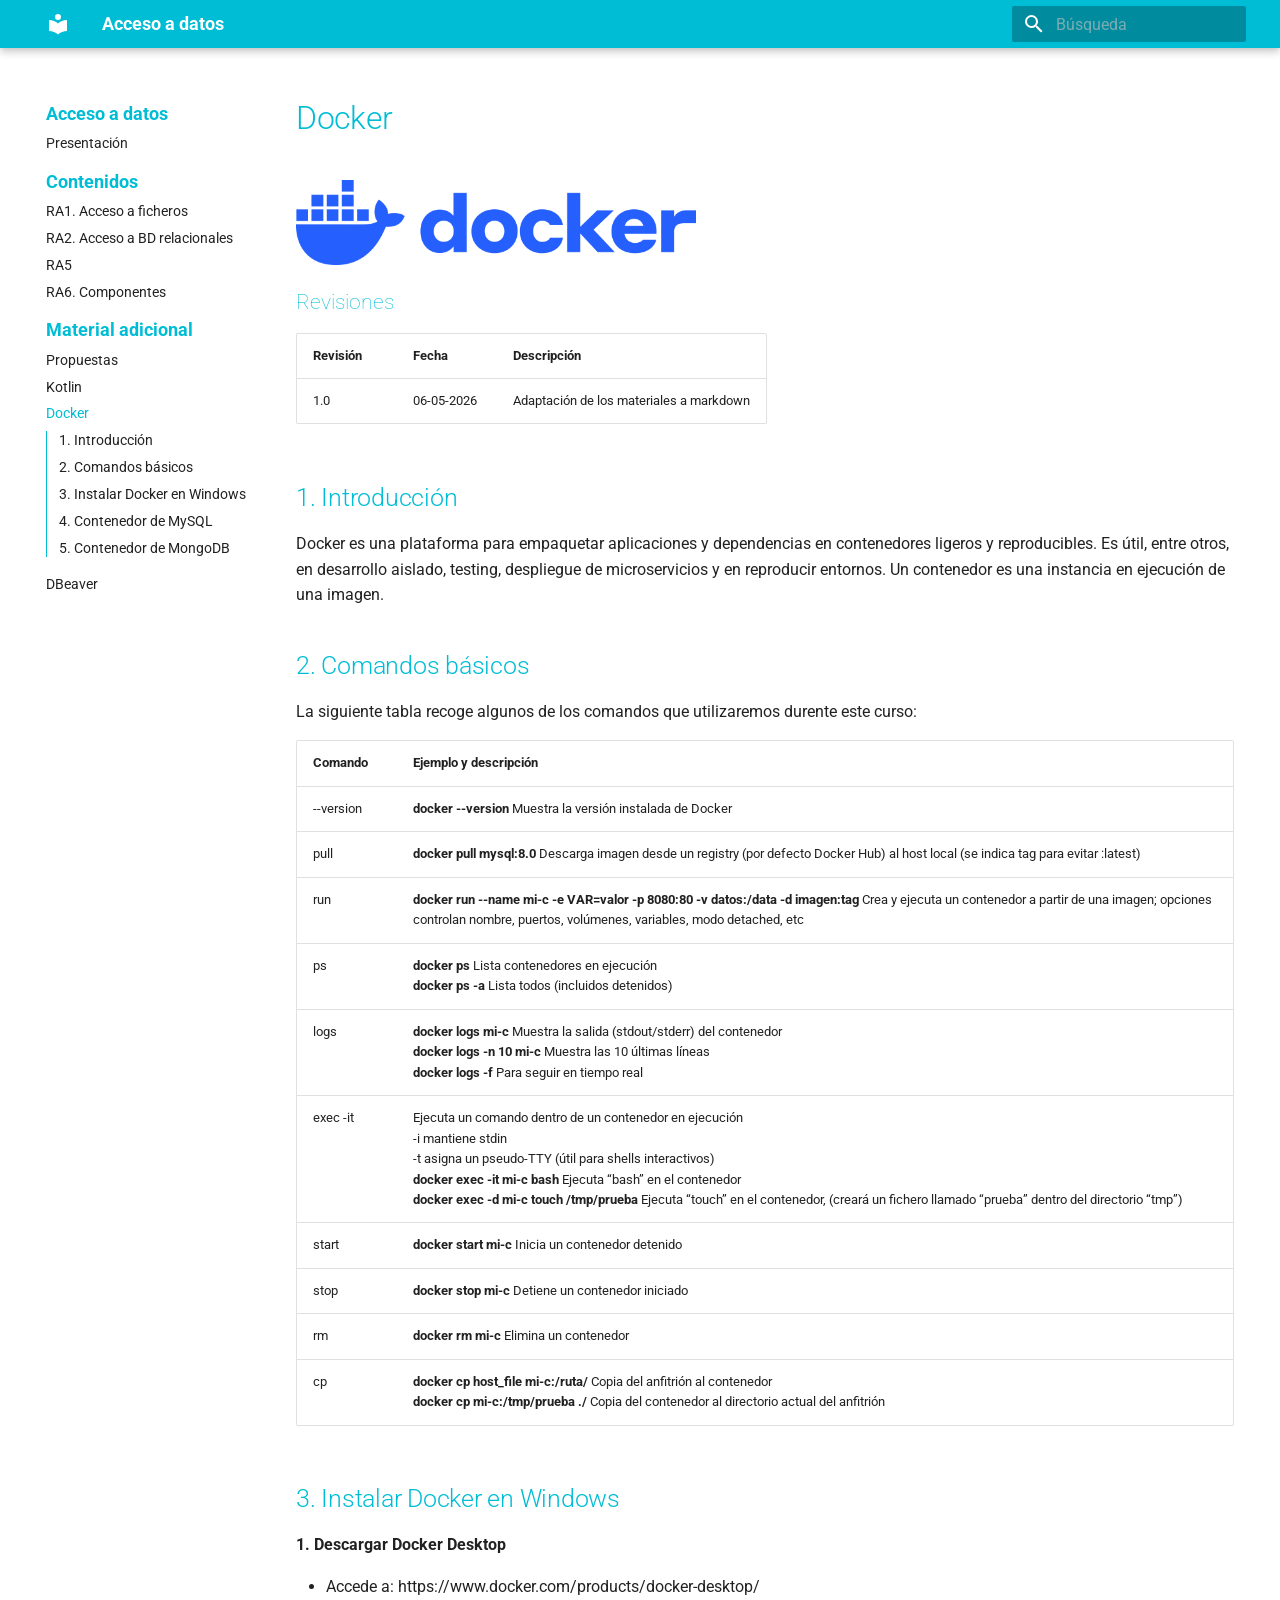
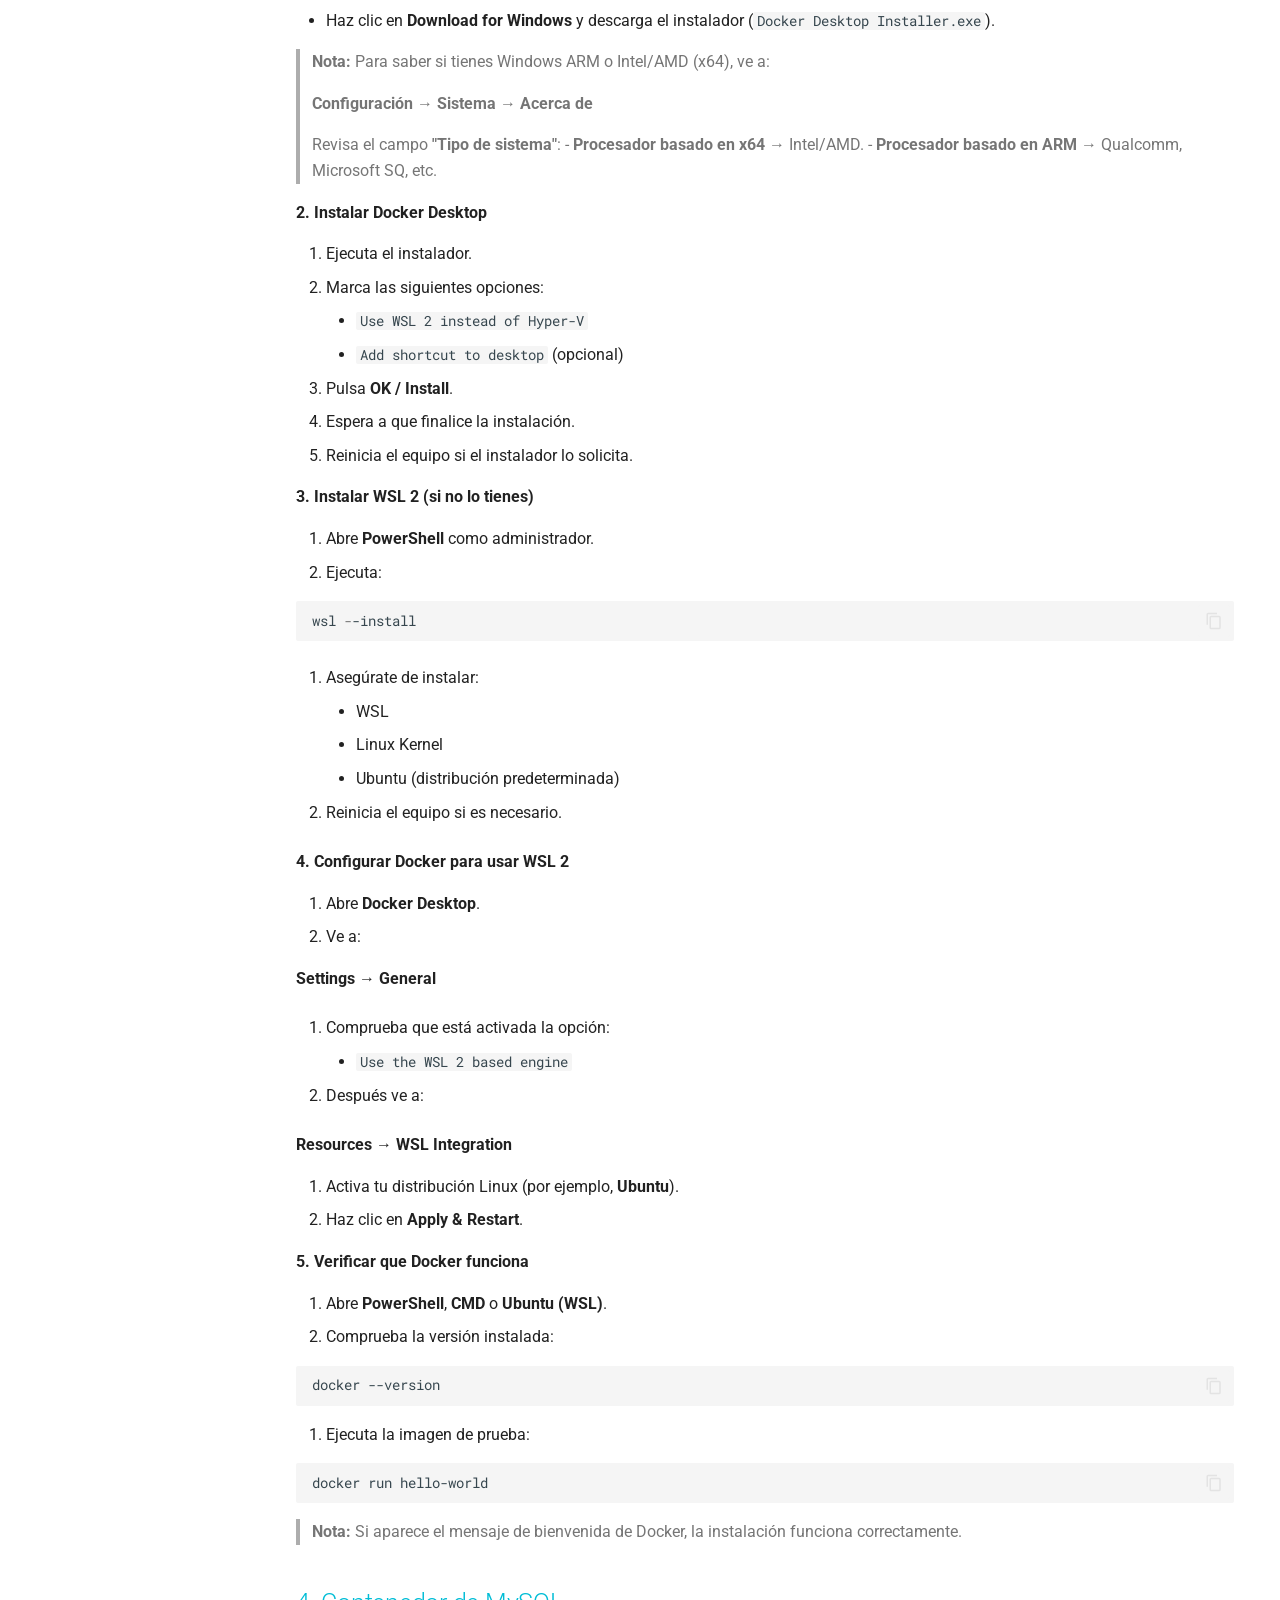
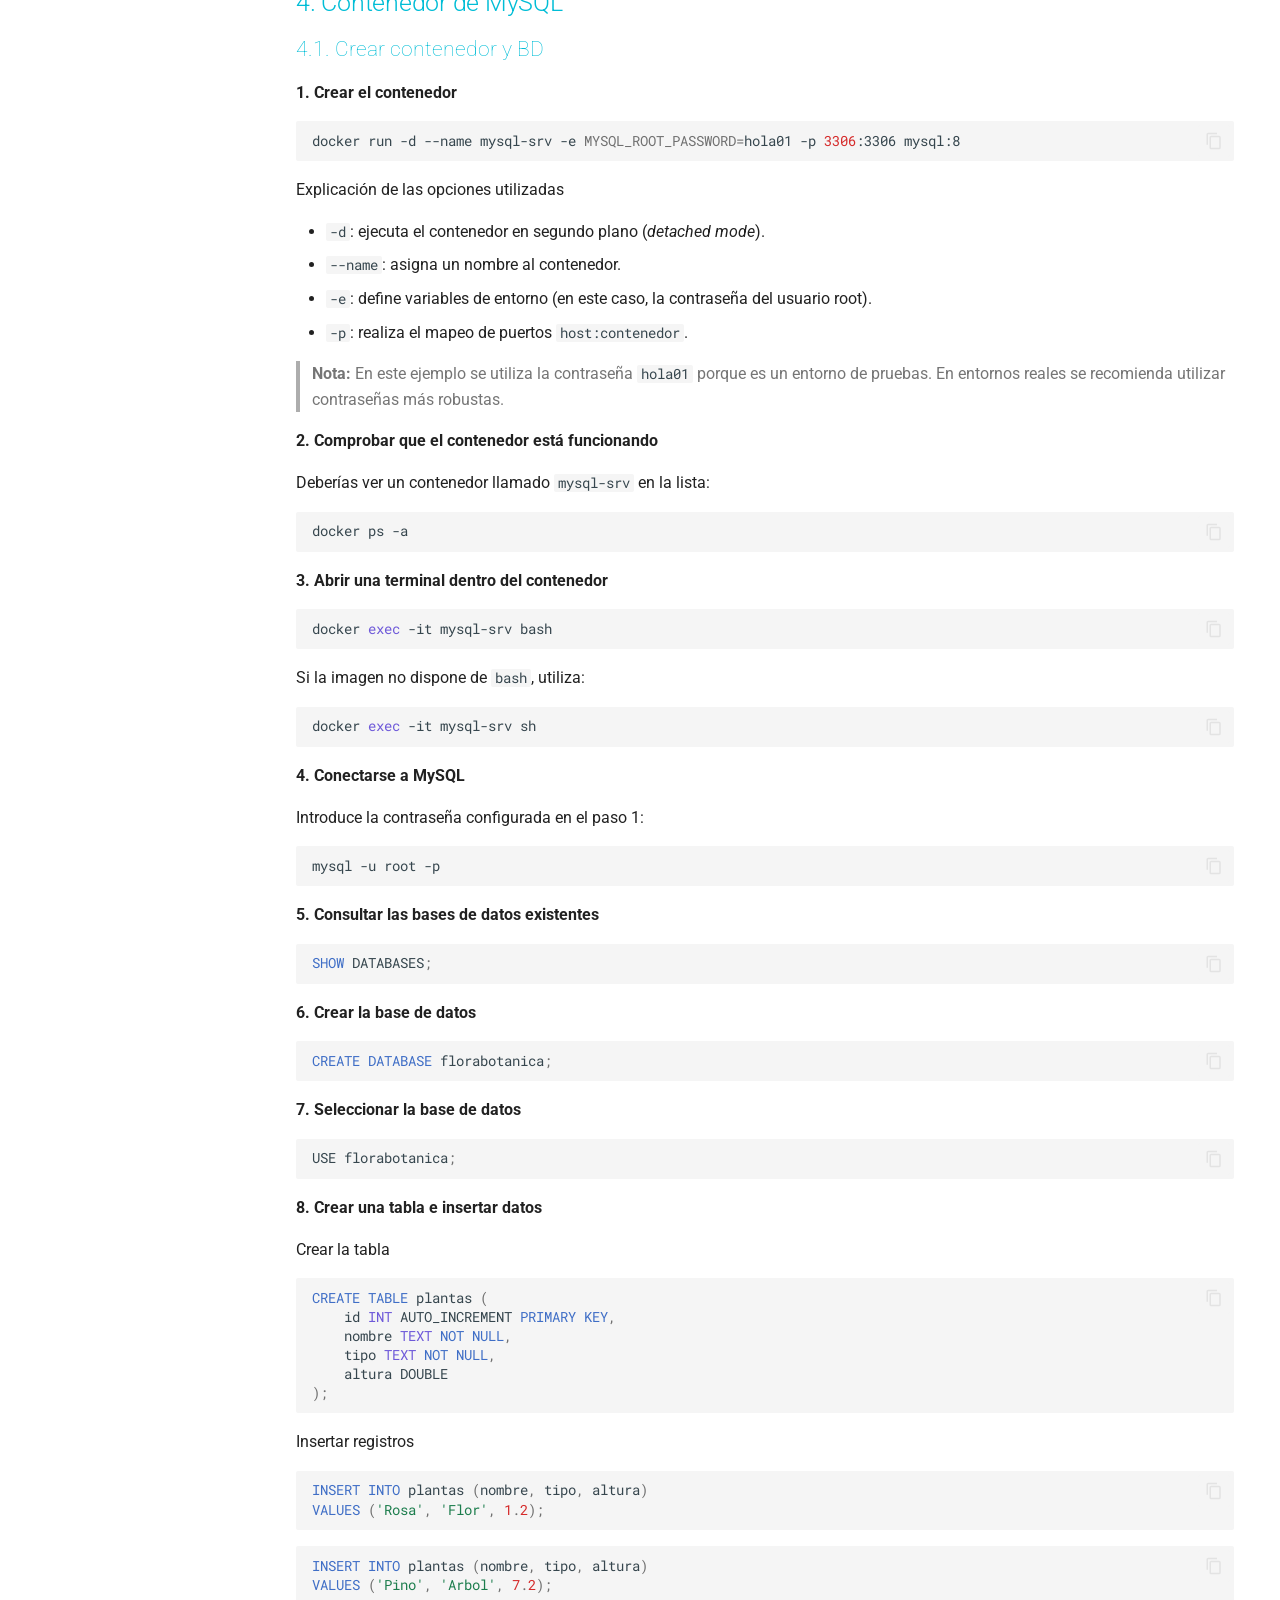
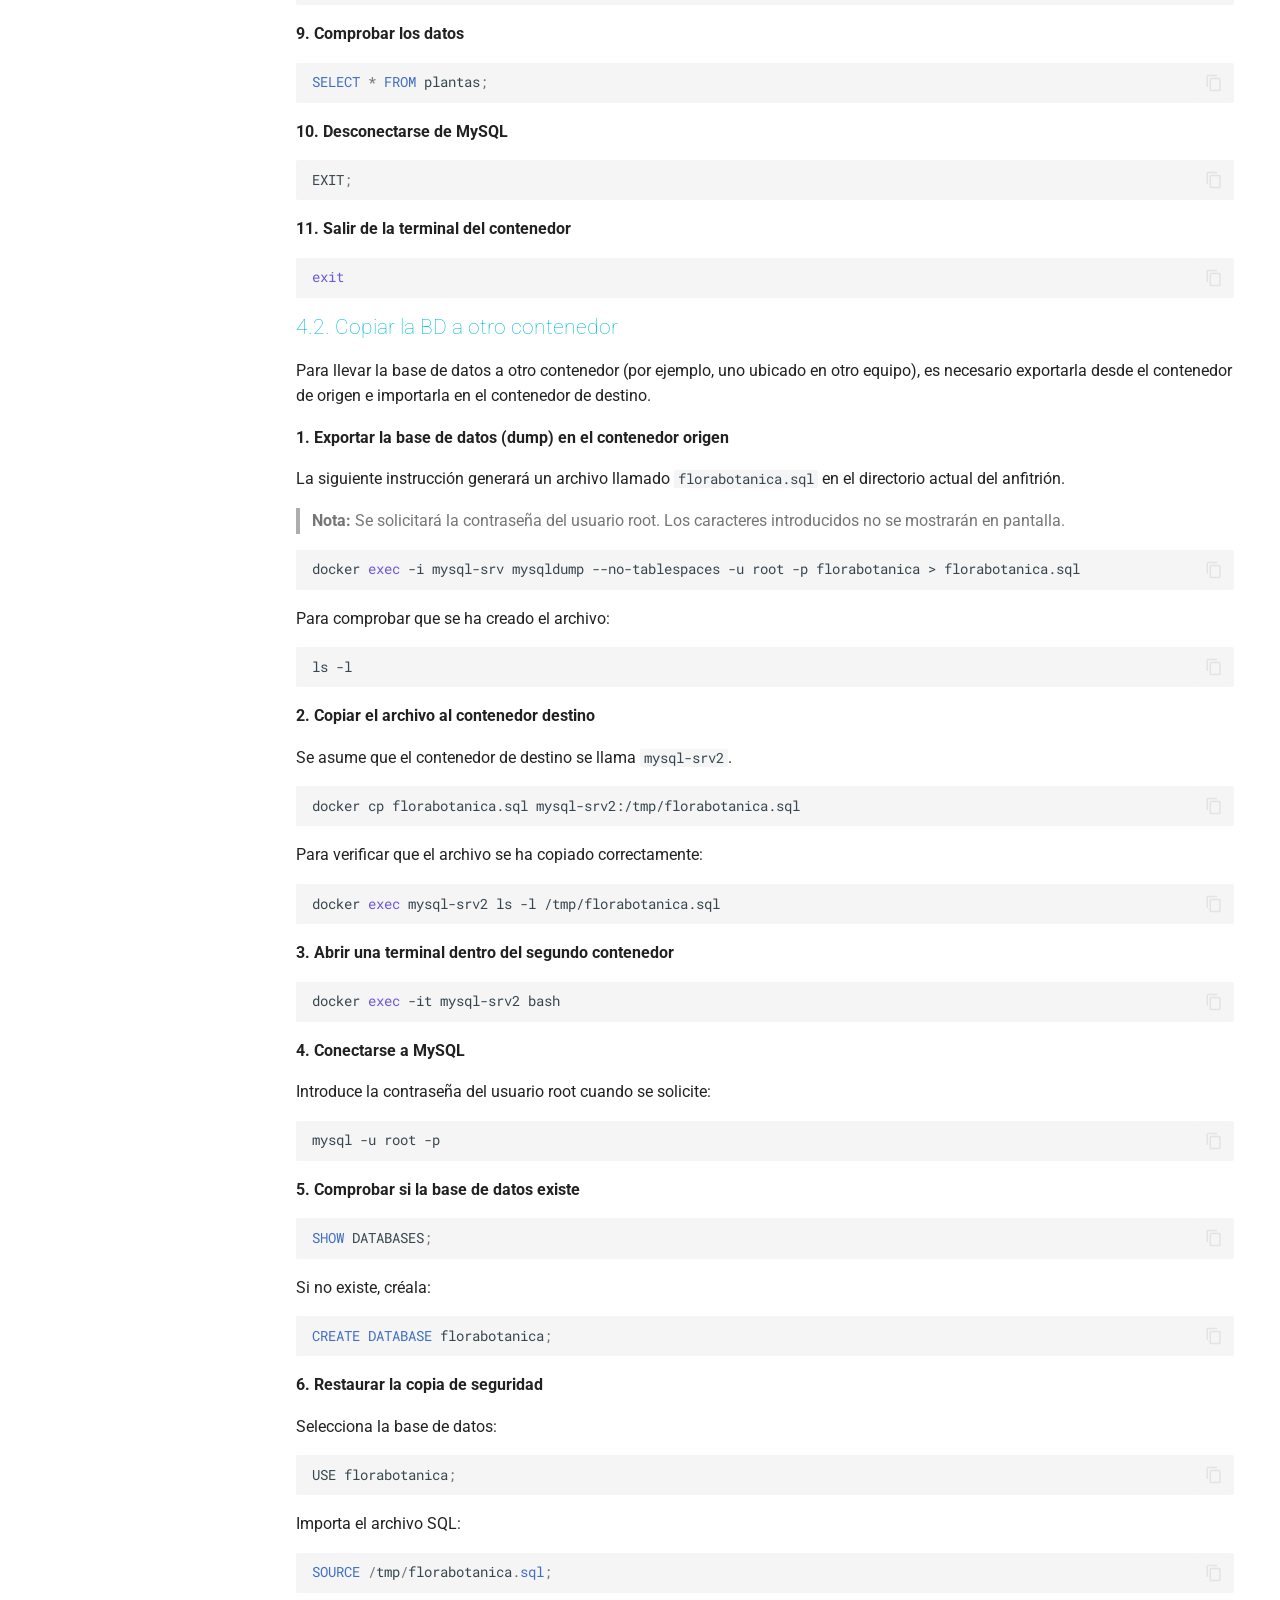
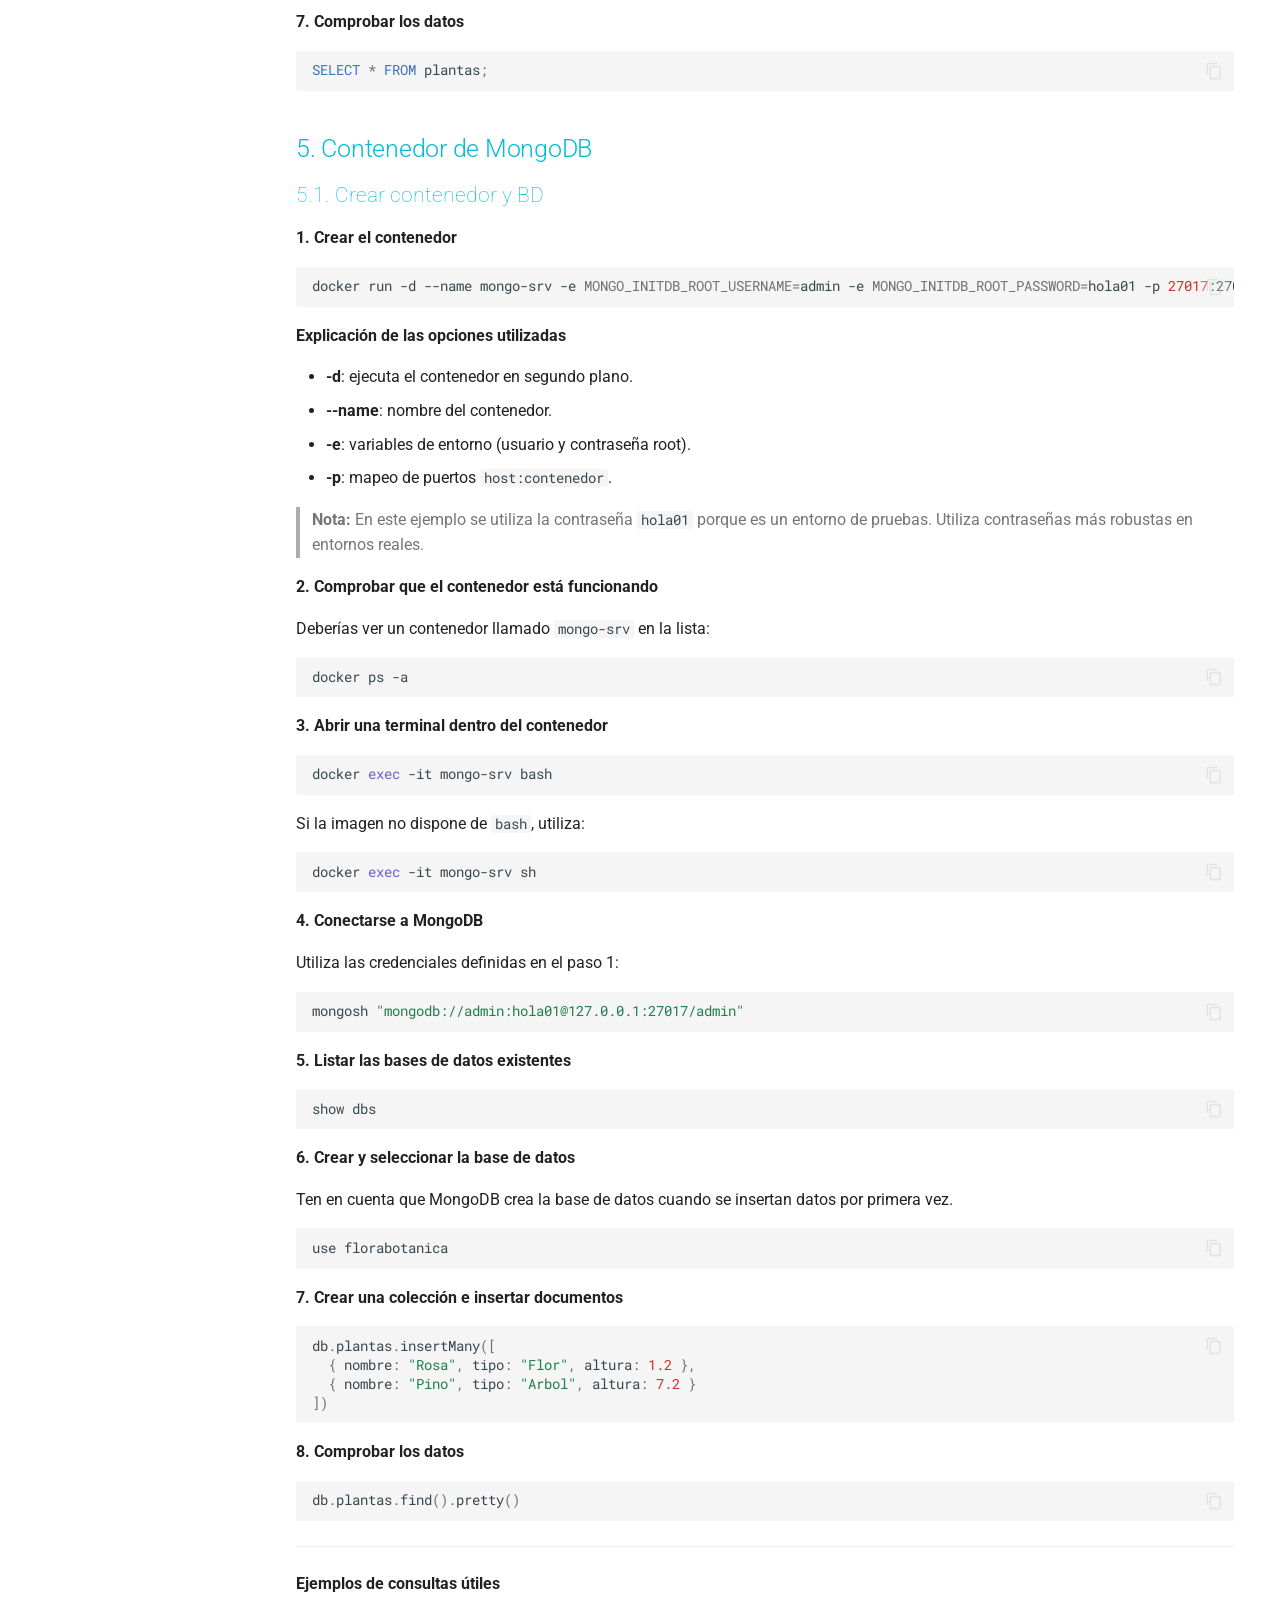
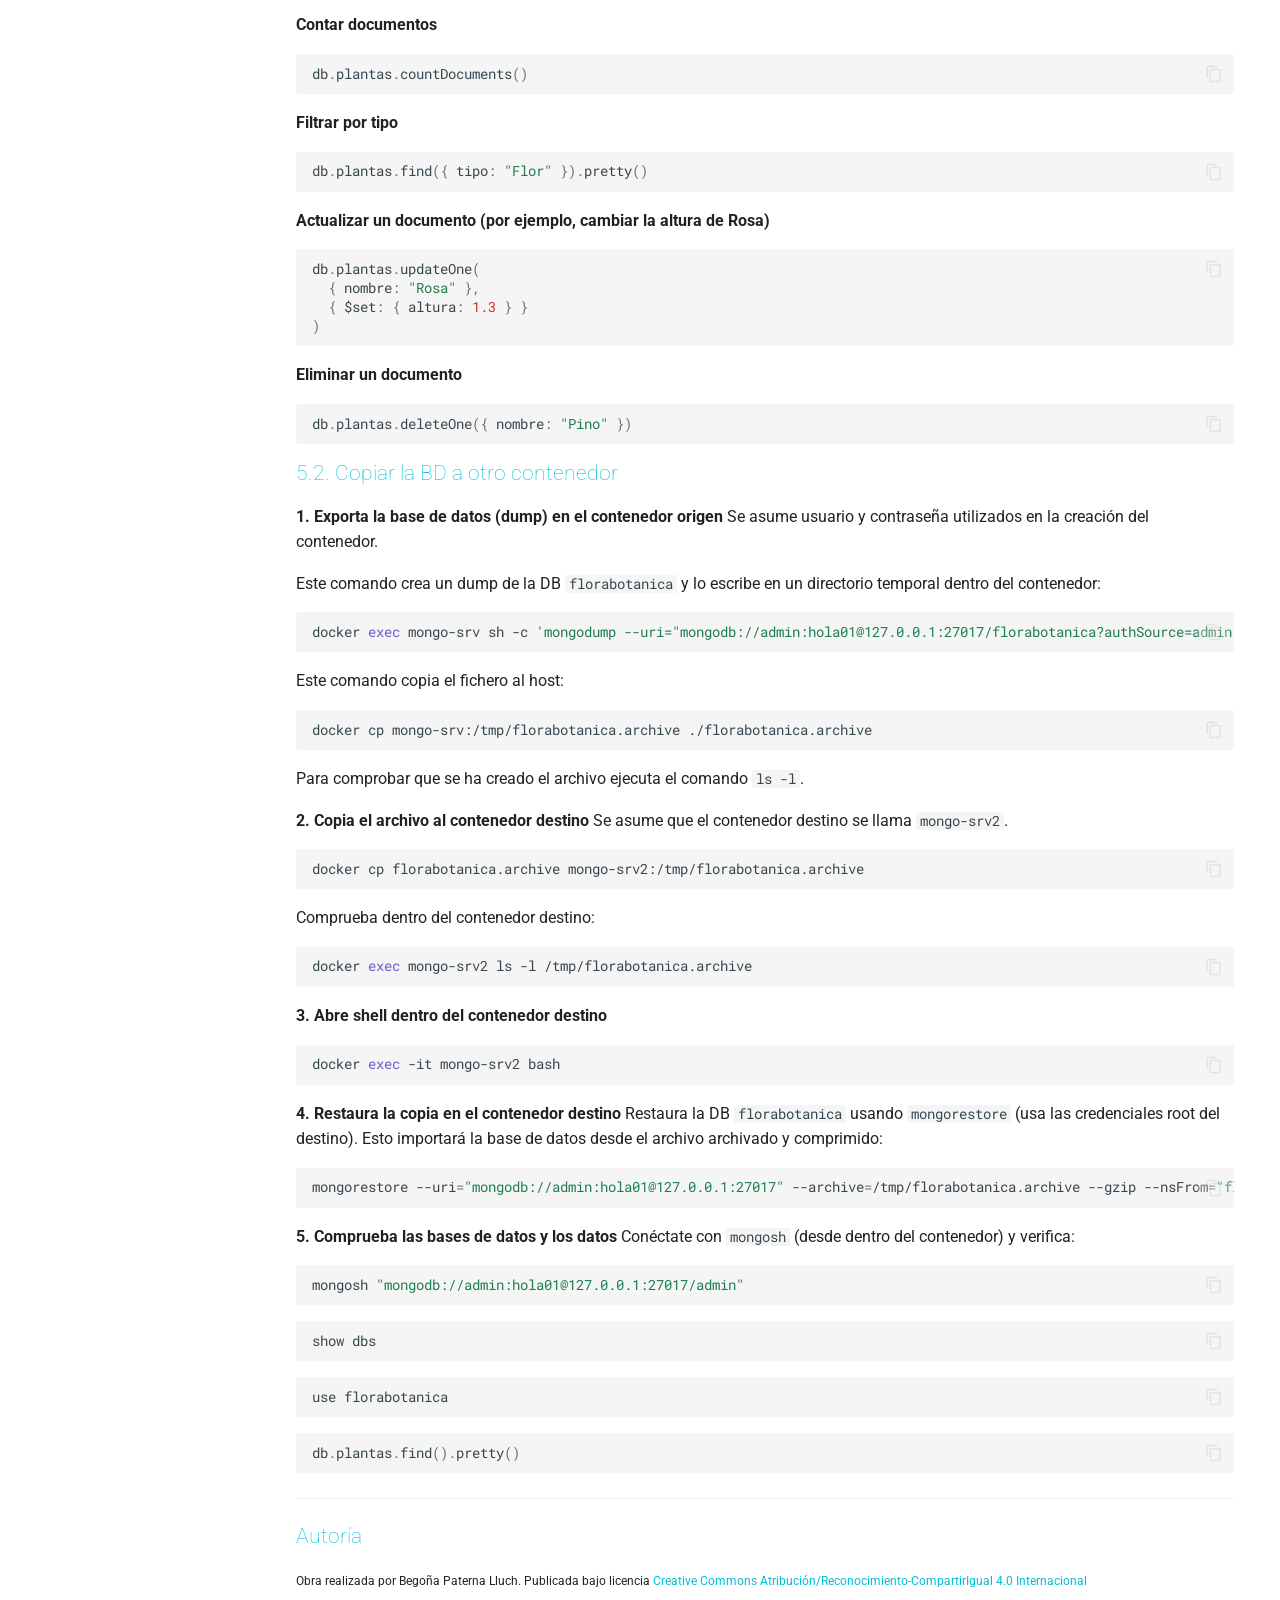
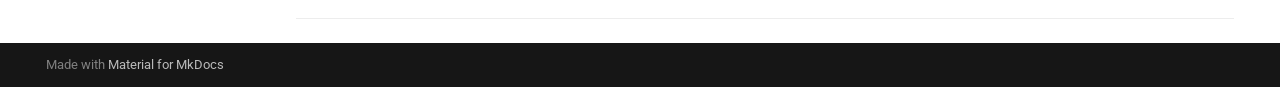
<file: docker.html>
<!doctype html>
<html lang="es" class="no-js">
  <head>
    
      <meta charset="utf-8">
      <meta name="viewport" content="width=device-width,initial-scale=1">
      
      
        <meta name="author" content="Begoña Paterna">
      
      
        <link rel="canonical" href="https://bpaterna.github.io/acceso_datos2/docker.html">
      
      
        <link rel="prev" href="kotlin.html">
      
      
        <link rel="next" href="dbeaver.html">
      
      
        
      
      
      <link rel="icon" href="assets/images/favicon.png">
      <meta name="generator" content="mkdocs-1.6.1, mkdocs-material-9.7.7">
    
    
      
        <title>Docker - Acceso a datos</title>
      
    
    
      <link rel="stylesheet" href="assets/stylesheets/main.ec1eaa64.min.css">
      
        
        <link rel="stylesheet" href="assets/stylesheets/palette.ab4e12ef.min.css">
      
      


    
    
      
    
    
      
        
        
        <link rel="preconnect" href="https://fonts.gstatic.com" crossorigin>
        <link rel="stylesheet" href="https://fonts.googleapis.com/css?family=Roboto:300,300i,400,400i,700,700i%7CRoboto+Mono:400,400i,700,700i&display=fallback">
        <style>:root{--md-text-font:"Roboto";--md-code-font:"Roboto Mono"}</style>
      
    
    
      <link rel="stylesheet" href="stylesheets/extra.css">
    
    <script>__md_scope=new URL(".",location),__md_hash=e=>[...e].reduce(((e,_)=>(e<<5)-e+_.charCodeAt(0)),0),__md_get=(e,_=localStorage,t=__md_scope)=>JSON.parse(_.getItem(t.pathname+"."+e)),__md_set=(e,_,t=localStorage,a=__md_scope)=>{try{t.setItem(a.pathname+"."+e,JSON.stringify(_))}catch(e){}}</script>
    
      

    
    
  </head>
  
  
    
    
    
    
    
    <body dir="ltr" data-md-color-scheme="default" data-md-color-primary="cyan" data-md-color-accent="indigo">
  
    
    <input class="md-toggle" data-md-toggle="drawer" type="checkbox" id="__drawer" autocomplete="off">
    <input class="md-toggle" data-md-toggle="search" type="checkbox" id="__search" autocomplete="off">
    <label class="md-overlay" for="__drawer"></label>
    <div data-md-component="skip">
      
        
        <a href="#docker" class="md-skip">
          Saltar a contenido
        </a>
      
    </div>
    <div data-md-component="announce">
      
    </div>
    
    
      

  

<header class="md-header md-header--shadow" data-md-component="header">
  <nav class="md-header__inner md-grid" aria-label="Cabecera">
    <a href="index.html" title="Acceso a datos" class="md-header__button md-logo" aria-label="Acceso a datos" data-md-component="logo">
      
  
  <svg xmlns="http://www.w3.org/2000/svg" viewBox="0 0 24 24"><path d="M12 8a3 3 0 0 0 3-3 3 3 0 0 0-3-3 3 3 0 0 0-3 3 3 3 0 0 0 3 3m0 3.54C9.64 9.35 6.5 8 3 8v11c3.5 0 6.64 1.35 9 3.54 2.36-2.19 5.5-3.54 9-3.54V8c-3.5 0-6.64 1.35-9 3.54"/></svg>

    </a>
    <label class="md-header__button md-icon" for="__drawer">
      
      <svg xmlns="http://www.w3.org/2000/svg" viewBox="0 0 24 24"><path d="M3 6h18v2H3zm0 5h18v2H3zm0 5h18v2H3z"/></svg>
    </label>
    <div class="md-header__title" data-md-component="header-title">
      <div class="md-header__ellipsis">
        <div class="md-header__topic">
          <span class="md-ellipsis">
            Acceso a datos
          </span>
        </div>
        <div class="md-header__topic" data-md-component="header-topic">
          <span class="md-ellipsis">
            
              Docker
            
          </span>
        </div>
      </div>
    </div>
    
      
    
    
    
    
      
      
        <label class="md-header__button md-icon" for="__search">
          
          <svg xmlns="http://www.w3.org/2000/svg" viewBox="0 0 24 24"><path d="M9.5 3A6.5 6.5 0 0 1 16 9.5c0 1.61-.59 3.09-1.56 4.23l.27.27h.79l5 5-1.5 1.5-5-5v-.79l-.27-.27A6.52 6.52 0 0 1 9.5 16 6.5 6.5 0 0 1 3 9.5 6.5 6.5 0 0 1 9.5 3m0 2C7 5 5 7 5 9.5S7 14 9.5 14 14 12 14 9.5 12 5 9.5 5"/></svg>
        </label>
        <div class="md-search" data-md-component="search" role="dialog">
  <label class="md-search__overlay" for="__search"></label>
  <div class="md-search__inner" role="search">
    <form class="md-search__form" name="search">
      <input type="text" class="md-search__input" name="query" aria-label="Búsqueda" placeholder="Búsqueda" autocapitalize="off" autocorrect="off" autocomplete="off" spellcheck="false" data-md-component="search-query" required>
      <label class="md-search__icon md-icon" for="__search">
        
        <svg xmlns="http://www.w3.org/2000/svg" viewBox="0 0 24 24"><path d="M9.5 3A6.5 6.5 0 0 1 16 9.5c0 1.61-.59 3.09-1.56 4.23l.27.27h.79l5 5-1.5 1.5-5-5v-.79l-.27-.27A6.52 6.52 0 0 1 9.5 16 6.5 6.5 0 0 1 3 9.5 6.5 6.5 0 0 1 9.5 3m0 2C7 5 5 7 5 9.5S7 14 9.5 14 14 12 14 9.5 12 5 9.5 5"/></svg>
        
        <svg xmlns="http://www.w3.org/2000/svg" viewBox="0 0 24 24"><path d="M20 11v2H8l5.5 5.5-1.42 1.42L4.16 12l7.92-7.92L13.5 5.5 8 11z"/></svg>
      </label>
      <nav class="md-search__options" aria-label="Buscar">
        
        <button type="reset" class="md-search__icon md-icon" title="Limpiar" aria-label="Limpiar" tabindex="-1">
          
          <svg xmlns="http://www.w3.org/2000/svg" viewBox="0 0 24 24"><path d="M19 6.41 17.59 5 12 10.59 6.41 5 5 6.41 10.59 12 5 17.59 6.41 19 12 13.41 17.59 19 19 17.59 13.41 12z"/></svg>
        </button>
      </nav>
      
        <div class="md-search__suggest" data-md-component="search-suggest"></div>
      
    </form>
    <div class="md-search__output">
      <div class="md-search__scrollwrap" tabindex="0" data-md-scrollfix>
        <div class="md-search-result" data-md-component="search-result">
          <div class="md-search-result__meta">
            Inicializando búsqueda
          </div>
          <ol class="md-search-result__list" role="presentation"></ol>
        </div>
      </div>
    </div>
  </div>
</div>
      
    
    
  </nav>
  
</header>
    
    <div class="md-container" data-md-component="container">
      
      
        
          
        
      
      <main class="md-main" data-md-component="main">
        <div class="md-main__inner md-grid">
          
            
              
              <div class="md-sidebar md-sidebar--primary" data-md-component="sidebar" data-md-type="navigation" >
                <div class="md-sidebar__scrollwrap">
                  <div class="md-sidebar__inner">
                    



  

<nav class="md-nav md-nav--primary md-nav--integrated" aria-label="Navegación" data-md-level="0">
  <label class="md-nav__title" for="__drawer">
    <a href="index.html" title="Acceso a datos" class="md-nav__button md-logo" aria-label="Acceso a datos" data-md-component="logo">
      
  
  <svg xmlns="http://www.w3.org/2000/svg" viewBox="0 0 24 24"><path d="M12 8a3 3 0 0 0 3-3 3 3 0 0 0-3-3 3 3 0 0 0-3 3 3 3 0 0 0 3 3m0 3.54C9.64 9.35 6.5 8 3 8v11c3.5 0 6.64 1.35 9 3.54 2.36-2.19 5.5-3.54 9-3.54V8c-3.5 0-6.64 1.35-9 3.54"/></svg>

    </a>
    Acceso a datos
  </label>
  
  <ul class="md-nav__list" data-md-scrollfix>
    
      
      
  
  
  
  
    <li class="md-nav__item">
      <a href="index.html" class="md-nav__link">
        
  
  
  <span class="md-ellipsis">
    
  
    Presentación
  

    
  </span>
  
  

      </a>
    </li>
  

    
      
      
  
  
  
  
    
    
    
    
      
        
        
      
    
    
    <li class="md-nav__item md-nav__item--section md-nav__item--nested">
      
        
        
        <input class="md-nav__toggle md-toggle " type="checkbox" id="__nav_2" >
        
          
          <label class="md-nav__link" for="__nav_2" id="__nav_2_label" tabindex="">
            
  
  
  <span class="md-ellipsis">
    
  
    Contenidos
  

    
  </span>
  
  

            <span class="md-nav__icon md-icon"></span>
          </label>
        
        <nav class="md-nav" data-md-level="1" aria-labelledby="__nav_2_label" aria-expanded="false">
          <label class="md-nav__title" for="__nav_2">
            <span class="md-nav__icon md-icon"></span>
            
  
    Contenidos
  

          </label>
          <ul class="md-nav__list" data-md-scrollfix>
            
              
                
  
  
  
  
    <li class="md-nav__item">
      <a href="RA1ficheros.html" class="md-nav__link">
        
  
  
  <span class="md-ellipsis">
    
  
    RA1. Acceso a ficheros
  

    
  </span>
  
  

      </a>
    </li>
  

              
            
              
                
  
  
  
  
    <li class="md-nav__item">
      <a href="RA2bd_rel.html" class="md-nav__link">
        
  
  
  <span class="md-ellipsis">
    
  
    RA2. Acceso a BD relacionales
  

    
  </span>
  
  

      </a>
    </li>
  

              
            
              
                
  
  
  
  
    <li class="md-nav__item">
      <a href="RA5bd_doc.md" class="md-nav__link">
        
  
  
  <span class="md-ellipsis">
    
  
    RA5
  

    
  </span>
  
  

      </a>
    </li>
  

              
            
              
                
  
  
  
  
    <li class="md-nav__item">
      <a href="RA6componentes.html" class="md-nav__link">
        
  
  
  <span class="md-ellipsis">
    
  
    RA6. Componentes
  

    
  </span>
  
  

      </a>
    </li>
  

              
            
          </ul>
        </nav>
      
    </li>
  

    
      
      
  
  
    
  
  
  
    
    
    
    
      
        
        
      
    
    
    <li class="md-nav__item md-nav__item--active md-nav__item--section md-nav__item--nested">
      
        
        
        <input class="md-nav__toggle md-toggle " type="checkbox" id="__nav_3" checked>
        
          
          <label class="md-nav__link" for="__nav_3" id="__nav_3_label" tabindex="">
            
  
  
  <span class="md-ellipsis">
    
  
    Material adicional
  

    
  </span>
  
  

            <span class="md-nav__icon md-icon"></span>
          </label>
        
        <nav class="md-nav" data-md-level="1" aria-labelledby="__nav_3_label" aria-expanded="true">
          <label class="md-nav__title" for="__nav_3">
            <span class="md-nav__icon md-icon"></span>
            
  
    Material adicional
  

          </label>
          <ul class="md-nav__list" data-md-scrollfix>
            
              
                
  
  
  
  
    <li class="md-nav__item">
      <a href="propuestas.html" class="md-nav__link">
        
  
  
  <span class="md-ellipsis">
    
  
    Propuestas
  

    
  </span>
  
  

      </a>
    </li>
  

              
            
              
                
  
  
  
  
    <li class="md-nav__item">
      <a href="kotlin.html" class="md-nav__link">
        
  
  
  <span class="md-ellipsis">
    
  
    Kotlin
  

    
  </span>
  
  

      </a>
    </li>
  

              
            
              
                
  
  
    
  
  
  
    <li class="md-nav__item md-nav__item--active">
      
      <input class="md-nav__toggle md-toggle" type="checkbox" id="__toc">
      
      
        
      
      
        <label class="md-nav__link md-nav__link--active" for="__toc">
          
  
  
  <span class="md-ellipsis">
    
  
    Docker
  

    
  </span>
  
  

          <span class="md-nav__icon md-icon"></span>
        </label>
      
      <a href="docker.html" class="md-nav__link md-nav__link--active">
        
  
  
  <span class="md-ellipsis">
    
  
    Docker
  

    
  </span>
  
  

      </a>
      
        

<nav class="md-nav md-nav--secondary" aria-label="Tabla de contenidos">
  
  
  
    
  
  
    <label class="md-nav__title" for="__toc">
      <span class="md-nav__icon md-icon"></span>
      Tabla de contenidos
    </label>
    <ul class="md-nav__list" data-md-component="toc" data-md-scrollfix>
      
        <li class="md-nav__item">
  <a href="#1-introduccion" class="md-nav__link">
    <span class="md-ellipsis">
      
        1. Introducción
      
    </span>
  </a>
  
</li>
      
        <li class="md-nav__item">
  <a href="#2-comandos-basicos" class="md-nav__link">
    <span class="md-ellipsis">
      
        2. Comandos básicos
      
    </span>
  </a>
  
</li>
      
        <li class="md-nav__item">
  <a href="#3-instalar-docker-en-windows" class="md-nav__link">
    <span class="md-ellipsis">
      
        3. Instalar Docker en Windows
      
    </span>
  </a>
  
</li>
      
        <li class="md-nav__item">
  <a href="#4-contenedor-de-mysql" class="md-nav__link">
    <span class="md-ellipsis">
      
        4. Contenedor de MySQL
      
    </span>
  </a>
  
</li>
      
        <li class="md-nav__item">
  <a href="#5-contenedor-de-mongodb" class="md-nav__link">
    <span class="md-ellipsis">
      
        5. Contenedor de MongoDB
      
    </span>
  </a>
  
</li>
      
    </ul>
  
</nav>
      
    </li>
  

              
            
              
                
  
  
  
  
    <li class="md-nav__item">
      <a href="dbeaver.html" class="md-nav__link">
        
  
  
  <span class="md-ellipsis">
    
  
    DBeaver
  

    
  </span>
  
  

      </a>
    </li>
  

              
            
          </ul>
        </nav>
      
    </li>
  

    
  </ul>
</nav>
                  </div>
                </div>
              </div>
            
            
          
          
            <div class="md-content" data-md-component="content">
              
              <article class="md-content__inner md-typeset">
                
                  



<h1 id="docker">Docker<a class="headerlink" href="#docker" title="Permanent link">&para;</a></h1>
<p><img alt="docker" src="img/docker-logo.png" width="400" /></p>
<p><span class="mi_h3">Revisiones</span></p>
<table>
<thead>
<tr>
<th>Revisión</th>
<th>Fecha</th>
<th>Descripción</th>
</tr>
</thead>
<tbody>
<tr>
<td>1.0</td>
<td>06-05-2026</td>
<td>Adaptación de los materiales a markdown</td>
</tr>
</tbody>
</table>
<h2 id="1-introduccion">1. Introducción<a class="headerlink" href="#1-introduccion" title="Permanent link">&para;</a></h2>
<p>Docker es una plataforma para empaquetar aplicaciones y dependencias en contenedores ligeros y reproducibles. Es útil, entre otros, en desarrollo aislado, testing, despliegue de microservicios y en reproducir entornos. Un contenedor es una instancia en ejecución de una imagen.</p>
<h2 id="2-comandos-basicos">2. Comandos básicos<a class="headerlink" href="#2-comandos-basicos" title="Permanent link">&para;</a></h2>
<p>La siguiente tabla recoge algunos de los comandos que utilizaremos durente este curso:</p>
<table>
<thead>
<tr>
<th>Comando</th>
<th>Ejemplo y descripción</th>
</tr>
</thead>
<tbody>
<tr>
<td>--version</td>
<td><strong>docker --version</strong> Muestra la versión instalada de Docker</td>
</tr>
<tr>
<td>pull</td>
<td><strong>docker pull mysql:8.0</strong> Descarga imagen desde un registry (por defecto Docker Hub) al host local (se indica tag para evitar :latest)</td>
</tr>
<tr>
<td>run</td>
<td><strong>docker run --name mi-c -e VAR=valor -p 8080:80 -v datos:/data -d imagen:tag</strong> Crea y ejecuta un contenedor a partir de una imagen; opciones controlan nombre, puertos, volúmenes, variables, modo detached, etc</td>
</tr>
<tr>
<td>ps</td>
<td><strong>docker ps</strong> Lista contenedores en ejecución <br /><strong>docker ps -a</strong> Lista todos (incluidos detenidos)</td>
</tr>
<tr>
<td>logs</td>
<td><strong>docker logs mi-c</strong> Muestra la salida (stdout/stderr) del contenedor <br /><strong>docker logs -n 10 mi-c</strong> Muestra las 10 últimas líneas <br /><strong>docker logs -f</strong> Para seguir en tiempo real</td>
</tr>
<tr>
<td>exec -it</td>
<td>Ejecuta un comando dentro de un contenedor en ejecución<br /> -i mantiene stdin <br />-t asigna un pseudo-TTY (útil para shells interactivos) <br /><strong>docker exec -it mi-c bash</strong> Ejecuta “bash” en el  contenedor <br /><strong>docker exec -d mi-c touch /tmp/prueba</strong> Ejecuta “touch” en el contenedor, (creará un fichero llamado “prueba” dentro del directorio “tmp”)</td>
</tr>
<tr>
<td>start</td>
<td><strong>docker start mi-c</strong> Inicia un contenedor detenido</td>
</tr>
<tr>
<td>stop</td>
<td><strong>docker stop mi-c</strong> Detiene un contenedor iniciado</td>
</tr>
<tr>
<td>rm</td>
<td><strong>docker rm mi-c</strong> Elimina un contenedor</td>
</tr>
<tr>
<td>cp</td>
<td><strong>docker cp host_file mi-c:/ruta/</strong> Copia del anfitrión al contenedor<br /><strong>docker cp mi-c:/tmp/prueba ./</strong> Copia del contenedor al directorio actual del anfitrión</td>
</tr>
</tbody>
</table>
<h2 id="3-instalar-docker-en-windows">3. Instalar Docker en Windows<a class="headerlink" href="#3-instalar-docker-en-windows" title="Permanent link">&para;</a></h2>
<p><strong>1. Descargar Docker Desktop</strong></p>
<ul>
<li>Accede a: https://www.docker.com/products/docker-desktop/</li>
<li>Haz clic en <strong>Download for Windows</strong> y descarga el instalador (<code>Docker Desktop Installer.exe</code>).</li>
</ul>
<blockquote>
<p><strong>Nota:</strong> Para saber si tienes Windows ARM o Intel/AMD (x64), ve a:</p>
<p><strong>Configuración → Sistema → Acerca de</strong></p>
<p>Revisa el campo <strong>"Tipo de sistema"</strong>:
- <strong>Procesador basado en x64</strong> → Intel/AMD.
- <strong>Procesador basado en ARM</strong> → Qualcomm, Microsoft SQ, etc.</p>
</blockquote>
<p><strong>2. Instalar Docker Desktop</strong></p>
<ol>
<li>Ejecuta el instalador.</li>
<li>Marca las siguientes opciones:<ul>
<li><code>Use WSL 2 instead of Hyper-V</code></li>
<li><code>Add shortcut to desktop</code> (opcional)</li>
</ul>
</li>
<li>Pulsa <strong>OK / Install</strong>.</li>
<li>Espera a que finalice la instalación.</li>
<li>Reinicia el equipo si el instalador lo solicita.</li>
</ol>
<p><strong>3. Instalar WSL 2 (si no lo tienes)</strong></p>
<ol>
<li>Abre <strong>PowerShell</strong> como administrador.</li>
<li>Ejecuta:</li>
</ol>
<div class="highlight"><pre><span></span><code><span class="n">wsl</span> <span class="p">-</span><span class="n">-install</span>
</code></pre></div>
<ol>
<li>
<p>Asegúrate de instalar:</p>
<ul>
<li>WSL</li>
<li>Linux Kernel</li>
<li>Ubuntu (distribución predeterminada)</li>
</ul>
</li>
<li>
<p>Reinicia el equipo si es necesario.</p>
</li>
</ol>
<p><strong>4. Configurar Docker para usar WSL 2</strong></p>
<ol>
<li>Abre <strong>Docker Desktop</strong>.</li>
<li>Ve a:</li>
</ol>
<p><strong>Settings → General</strong></p>
<ol>
<li>
<p>Comprueba que está activada la opción:</p>
<ul>
<li><code>Use the WSL 2 based engine</code></li>
</ul>
</li>
<li>
<p>Después ve a:</p>
</li>
</ol>
<p><strong>Resources → WSL Integration</strong></p>
<ol>
<li>Activa tu distribución Linux (por ejemplo, <strong>Ubuntu</strong>).</li>
<li>Haz clic en <strong>Apply &amp; Restart</strong>.</li>
</ol>
<p><strong>5. Verificar que Docker funciona</strong></p>
<ol>
<li>Abre <strong>PowerShell</strong>, <strong>CMD</strong> o <strong>Ubuntu (WSL)</strong>.</li>
<li>Comprueba la versión instalada:</li>
</ol>
<div class="highlight"><pre><span></span><code>docker<span class="w"> </span>--version
</code></pre></div>
<ol>
<li>Ejecuta la imagen de prueba:</li>
</ol>
<div class="highlight"><pre><span></span><code>docker<span class="w"> </span>run<span class="w"> </span>hello-world
</code></pre></div>
<blockquote>
<p><strong>Nota:</strong> Si aparece el mensaje de bienvenida de Docker, la instalación funciona correctamente.</p>
</blockquote>
<h2 id="4-contenedor-de-mysql">4. Contenedor de MySQL<a class="headerlink" href="#4-contenedor-de-mysql" title="Permanent link">&para;</a></h2>
<p><span class="mi_h3">4.1. Crear contenedor y BD</span></p>
<p><strong>1. Crear el contenedor</strong></p>
<div class="highlight"><pre><span></span><code>docker<span class="w"> </span>run<span class="w"> </span>-d<span class="w"> </span>--name<span class="w"> </span>mysql-srv<span class="w"> </span>-e<span class="w"> </span><span class="nv">MYSQL_ROOT_PASSWORD</span><span class="o">=</span>hola01<span class="w"> </span>-p<span class="w"> </span><span class="m">3306</span>:3306<span class="w"> </span>mysql:8<span class="w">  </span>
</code></pre></div>
<p>Explicación de las opciones utilizadas</p>
<ul>
<li><code>-d</code>: ejecuta el contenedor en segundo plano (<em>detached mode</em>).</li>
<li><code>--name</code>: asigna un nombre al contenedor.</li>
<li><code>-e</code>: define variables de entorno (en este caso, la contraseña del usuario root).</li>
<li><code>-p</code>: realiza el mapeo de puertos <code>host:contenedor</code>.</li>
</ul>
<blockquote>
<p><strong>Nota:</strong> En este ejemplo se utiliza la contraseña <code>hola01</code> porque es un entorno de pruebas. En entornos reales se recomienda utilizar contraseñas más robustas.</p>
</blockquote>
<p><strong>2. Comprobar que el contenedor está funcionando</strong></p>
<p>Deberías ver un contenedor llamado <code>mysql-srv</code> en la lista:</p>
<div class="highlight"><pre><span></span><code>docker<span class="w"> </span>ps<span class="w"> </span>-a
</code></pre></div>
<p><strong>3. Abrir una terminal dentro del contenedor</strong></p>
<div class="highlight"><pre><span></span><code>docker<span class="w"> </span><span class="nb">exec</span><span class="w"> </span>-it<span class="w"> </span>mysql-srv<span class="w"> </span>bash
</code></pre></div>
<p>Si la imagen no dispone de <code>bash</code>, utiliza:</p>
<div class="highlight"><pre><span></span><code>docker<span class="w"> </span><span class="nb">exec</span><span class="w"> </span>-it<span class="w"> </span>mysql-srv<span class="w"> </span>sh
</code></pre></div>
<p><strong>4. Conectarse a MySQL</strong></p>
<p>Introduce la contraseña configurada en el paso 1:</p>
<div class="highlight"><pre><span></span><code>mysql<span class="w"> </span>-u<span class="w"> </span>root<span class="w"> </span>-p
</code></pre></div>
<p><strong>5. Consultar las bases de datos existentes</strong></p>
<div class="highlight"><pre><span></span><code><span class="k">SHOW</span><span class="w"> </span><span class="n">DATABASES</span><span class="p">;</span>
</code></pre></div>
<p><strong>6. Crear la base de datos</strong></p>
<div class="highlight"><pre><span></span><code><span class="k">CREATE</span><span class="w"> </span><span class="k">DATABASE</span><span class="w"> </span><span class="n">florabotanica</span><span class="p">;</span>
</code></pre></div>
<p><strong>7. Seleccionar la base de datos</strong></p>
<div class="highlight"><pre><span></span><code><span class="n">USE</span><span class="w"> </span><span class="n">florabotanica</span><span class="p">;</span>
</code></pre></div>
<p><strong>8. Crear una tabla e insertar datos</strong></p>
<p>Crear la tabla</p>
<div class="highlight"><pre><span></span><code><span class="k">CREATE</span><span class="w"> </span><span class="k">TABLE</span><span class="w"> </span><span class="n">plantas</span><span class="w"> </span><span class="p">(</span>
<span class="w">    </span><span class="n">id</span><span class="w"> </span><span class="nb">INT</span><span class="w"> </span><span class="n">AUTO_INCREMENT</span><span class="w"> </span><span class="k">PRIMARY</span><span class="w"> </span><span class="k">KEY</span><span class="p">,</span>
<span class="w">    </span><span class="n">nombre</span><span class="w"> </span><span class="nb">TEXT</span><span class="w"> </span><span class="k">NOT</span><span class="w"> </span><span class="k">NULL</span><span class="p">,</span>
<span class="w">    </span><span class="n">tipo</span><span class="w"> </span><span class="nb">TEXT</span><span class="w"> </span><span class="k">NOT</span><span class="w"> </span><span class="k">NULL</span><span class="p">,</span>
<span class="w">    </span><span class="n">altura</span><span class="w"> </span><span class="n">DOUBLE</span>
<span class="p">);</span>
</code></pre></div>
<p>Insertar registros</p>
<div class="highlight"><pre><span></span><code><span class="k">INSERT</span><span class="w"> </span><span class="k">INTO</span><span class="w"> </span><span class="n">plantas</span><span class="w"> </span><span class="p">(</span><span class="n">nombre</span><span class="p">,</span><span class="w"> </span><span class="n">tipo</span><span class="p">,</span><span class="w"> </span><span class="n">altura</span><span class="p">)</span>
<span class="k">VALUES</span><span class="w"> </span><span class="p">(</span><span class="s1">'Rosa'</span><span class="p">,</span><span class="w"> </span><span class="s1">'Flor'</span><span class="p">,</span><span class="w"> </span><span class="mi">1</span><span class="p">.</span><span class="mi">2</span><span class="p">);</span>
</code></pre></div>
<div class="highlight"><pre><span></span><code><span class="k">INSERT</span><span class="w"> </span><span class="k">INTO</span><span class="w"> </span><span class="n">plantas</span><span class="w"> </span><span class="p">(</span><span class="n">nombre</span><span class="p">,</span><span class="w"> </span><span class="n">tipo</span><span class="p">,</span><span class="w"> </span><span class="n">altura</span><span class="p">)</span>
<span class="k">VALUES</span><span class="w"> </span><span class="p">(</span><span class="s1">'Pino'</span><span class="p">,</span><span class="w"> </span><span class="s1">'Arbol'</span><span class="p">,</span><span class="w"> </span><span class="mi">7</span><span class="p">.</span><span class="mi">2</span><span class="p">);</span>
</code></pre></div>
<p><strong>9. Comprobar los datos</strong></p>
<div class="highlight"><pre><span></span><code><span class="k">SELECT</span><span class="w"> </span><span class="o">*</span><span class="w"> </span><span class="k">FROM</span><span class="w"> </span><span class="n">plantas</span><span class="p">;</span>
</code></pre></div>
<p><strong>10. Desconectarse de MySQL</strong></p>
<div class="highlight"><pre><span></span><code><span class="n">EXIT</span><span class="p">;</span>
</code></pre></div>
<p><strong>11. Salir de la terminal del contenedor</strong></p>
<div class="highlight"><pre><span></span><code><span class="nb">exit</span>
</code></pre></div>
<p><span class="mi_h3">4.2. Copiar la BD a otro contenedor</span></p>
<p>Para llevar la base de datos a otro contenedor (por ejemplo, uno ubicado en otro equipo), es necesario exportarla desde el contenedor de origen e importarla en el contenedor de destino.</p>
<p><strong>1. Exportar la base de datos (dump) en el contenedor origen</strong></p>
<p>La siguiente instrucción generará un archivo llamado <code>florabotanica.sql</code> en el directorio actual del anfitrión.</p>
<blockquote>
<p><strong>Nota:</strong> Se solicitará la contraseña del usuario root. Los caracteres introducidos no se mostrarán en pantalla.</p>
</blockquote>
<div class="highlight"><pre><span></span><code>docker<span class="w"> </span><span class="nb">exec</span><span class="w"> </span>-i<span class="w"> </span>mysql-srv<span class="w"> </span>mysqldump<span class="w"> </span>--no-tablespaces<span class="w"> </span>-u<span class="w"> </span>root<span class="w"> </span>-p<span class="w"> </span>florabotanica<span class="w"> </span>&gt;<span class="w"> </span>florabotanica.sql
</code></pre></div>
<p>Para comprobar que se ha creado el archivo:</p>
<div class="highlight"><pre><span></span><code>ls<span class="w"> </span>-l
</code></pre></div>
<p><strong>2. Copiar el archivo al contenedor destino</strong></p>
<p>Se asume que el contenedor de destino se llama <code>mysql-srv2</code>.</p>
<div class="highlight"><pre><span></span><code>docker<span class="w"> </span>cp<span class="w"> </span>florabotanica.sql<span class="w"> </span>mysql-srv2:/tmp/florabotanica.sql
</code></pre></div>
<p>Para verificar que el archivo se ha copiado correctamente:</p>
<div class="highlight"><pre><span></span><code>docker<span class="w"> </span><span class="nb">exec</span><span class="w"> </span>mysql-srv2<span class="w"> </span>ls<span class="w"> </span>-l<span class="w"> </span>/tmp/florabotanica.sql
</code></pre></div>
<p><strong>3. Abrir una terminal dentro del segundo contenedor</strong></p>
<div class="highlight"><pre><span></span><code>docker<span class="w"> </span><span class="nb">exec</span><span class="w"> </span>-it<span class="w"> </span>mysql-srv2<span class="w"> </span>bash
</code></pre></div>
<p><strong>4. Conectarse a MySQL</strong></p>
<p>Introduce la contraseña del usuario root cuando se solicite:</p>
<div class="highlight"><pre><span></span><code>mysql<span class="w"> </span>-u<span class="w"> </span>root<span class="w"> </span>-p
</code></pre></div>
<p><strong>5. Comprobar si la base de datos existe</strong></p>
<div class="highlight"><pre><span></span><code><span class="k">SHOW</span><span class="w"> </span><span class="n">DATABASES</span><span class="p">;</span>
</code></pre></div>
<p>Si no existe, créala:</p>
<div class="highlight"><pre><span></span><code><span class="k">CREATE</span><span class="w"> </span><span class="k">DATABASE</span><span class="w"> </span><span class="n">florabotanica</span><span class="p">;</span>
</code></pre></div>
<p><strong>6. Restaurar la copia de seguridad</strong></p>
<p>Selecciona la base de datos:</p>
<div class="highlight"><pre><span></span><code><span class="n">USE</span><span class="w"> </span><span class="n">florabotanica</span><span class="p">;</span>
</code></pre></div>
<p>Importa el archivo SQL:</p>
<div class="highlight"><pre><span></span><code><span class="k">SOURCE</span><span class="w"> </span><span class="o">/</span><span class="n">tmp</span><span class="o">/</span><span class="n">florabotanica</span><span class="p">.</span><span class="k">sql</span><span class="p">;</span>
</code></pre></div>
<p><strong>7. Comprobar los datos</strong></p>
<div class="highlight"><pre><span></span><code><span class="k">SELECT</span><span class="w"> </span><span class="o">*</span><span class="w"> </span><span class="k">FROM</span><span class="w"> </span><span class="n">plantas</span><span class="p">;</span>
</code></pre></div>
<h2 id="5-contenedor-de-mongodb">5. Contenedor de MongoDB<a class="headerlink" href="#5-contenedor-de-mongodb" title="Permanent link">&para;</a></h2>
<p><span class="mi_h3">5.1. Crear contenedor y BD</span></p>
<p><strong>1. Crear el contenedor</strong></p>
<div class="highlight"><pre><span></span><code>docker<span class="w"> </span>run<span class="w"> </span>-d<span class="w"> </span>--name<span class="w"> </span>mongo-srv<span class="w"> </span>-e<span class="w"> </span><span class="nv">MONGO_INITDB_ROOT_USERNAME</span><span class="o">=</span>admin<span class="w"> </span>-e<span class="w"> </span><span class="nv">MONGO_INITDB_ROOT_PASSWORD</span><span class="o">=</span>hola01<span class="w"> </span>-p<span class="w"> </span><span class="m">27017</span>:27017<span class="w"> </span>mongo:6
</code></pre></div>
<p><strong>Explicación de las opciones utilizadas</strong></p>
<ul>
<li><strong>-d</strong>: ejecuta el contenedor en segundo plano.</li>
<li><strong>--name</strong>: nombre del contenedor.</li>
<li><strong>-e</strong>: variables de entorno (usuario y contraseña root).</li>
<li><strong>-p</strong>: mapeo de puertos <code>host:contenedor</code>.</li>
</ul>
<blockquote>
<p><strong>Nota:</strong> En este ejemplo se utiliza la contraseña <code>hola01</code> porque es un entorno de pruebas. Utiliza contraseñas más robustas en entornos reales.</p>
</blockquote>
<p><strong>2. Comprobar que el contenedor está funcionando</strong></p>
<p>Deberías ver un contenedor llamado <code>mongo-srv</code> en la lista:</p>
<div class="highlight"><pre><span></span><code>docker<span class="w"> </span>ps<span class="w"> </span>-a
</code></pre></div>
<p><strong>3. Abrir una terminal dentro del contenedor</strong></p>
<div class="highlight"><pre><span></span><code>docker<span class="w"> </span><span class="nb">exec</span><span class="w"> </span>-it<span class="w"> </span>mongo-srv<span class="w"> </span>bash
</code></pre></div>
<p>Si la imagen no dispone de <code>bash</code>, utiliza:</p>
<div class="highlight"><pre><span></span><code>docker<span class="w"> </span><span class="nb">exec</span><span class="w"> </span>-it<span class="w"> </span>mongo-srv<span class="w"> </span>sh
</code></pre></div>
<p><strong>4. Conectarse a MongoDB</strong></p>
<p>Utiliza las credenciales definidas en el paso 1:</p>
<div class="highlight"><pre><span></span><code>mongosh<span class="w"> </span><span class="s2">"mongodb://admin:hola01@127.0.0.1:27017/admin"</span>
</code></pre></div>
<p><strong>5. Listar las bases de datos existentes</strong></p>
<div class="highlight"><pre><span></span><code><span class="nx">show</span><span class="w"> </span><span class="nx">dbs</span>
</code></pre></div>
<p><strong>6. Crear y seleccionar la base de datos</strong></p>
<p>Ten en cuenta que MongoDB crea la base de datos cuando se insertan datos por primera vez.</p>
<div class="highlight"><pre><span></span><code><span class="nx">use</span><span class="w"> </span><span class="nx">florabotanica</span>
</code></pre></div>
<p><strong>7. Crear una colección e insertar documentos</strong></p>
<div class="highlight"><pre><span></span><code><span class="nx">db</span><span class="p">.</span><span class="nx">plantas</span><span class="p">.</span><span class="nx">insertMany</span><span class="p">([</span>
<span class="w">  </span><span class="p">{</span><span class="w"> </span><span class="nx">nombre</span><span class="o">:</span><span class="w"> </span><span class="s2">"Rosa"</span><span class="p">,</span><span class="w"> </span><span class="nx">tipo</span><span class="o">:</span><span class="w"> </span><span class="s2">"Flor"</span><span class="p">,</span><span class="w"> </span><span class="nx">altura</span><span class="o">:</span><span class="w"> </span><span class="mf">1.2</span><span class="w"> </span><span class="p">},</span>
<span class="w">  </span><span class="p">{</span><span class="w"> </span><span class="nx">nombre</span><span class="o">:</span><span class="w"> </span><span class="s2">"Pino"</span><span class="p">,</span><span class="w"> </span><span class="nx">tipo</span><span class="o">:</span><span class="w"> </span><span class="s2">"Arbol"</span><span class="p">,</span><span class="w"> </span><span class="nx">altura</span><span class="o">:</span><span class="w"> </span><span class="mf">7.2</span><span class="w"> </span><span class="p">}</span>
<span class="p">])</span>
</code></pre></div>
<p><strong>8. Comprobar los datos</strong></p>
<div class="highlight"><pre><span></span><code><span class="nx">db</span><span class="p">.</span><span class="nx">plantas</span><span class="p">.</span><span class="nx">find</span><span class="p">().</span><span class="nx">pretty</span><span class="p">()</span>
</code></pre></div>
<hr />
<p><strong>Ejemplos de consultas útiles</strong></p>
<p><strong>Contar documentos</strong></p>
<div class="highlight"><pre><span></span><code><span class="nx">db</span><span class="p">.</span><span class="nx">plantas</span><span class="p">.</span><span class="nx">countDocuments</span><span class="p">()</span>
</code></pre></div>
<p><strong>Filtrar por tipo</strong></p>
<div class="highlight"><pre><span></span><code><span class="nx">db</span><span class="p">.</span><span class="nx">plantas</span><span class="p">.</span><span class="nx">find</span><span class="p">({</span><span class="w"> </span><span class="nx">tipo</span><span class="o">:</span><span class="w"> </span><span class="s2">"Flor"</span><span class="w"> </span><span class="p">}).</span><span class="nx">pretty</span><span class="p">()</span>
</code></pre></div>
<p><strong>Actualizar un documento (por ejemplo, cambiar la altura de Rosa)</strong></p>
<div class="highlight"><pre><span></span><code><span class="nx">db</span><span class="p">.</span><span class="nx">plantas</span><span class="p">.</span><span class="nx">updateOne</span><span class="p">(</span>
<span class="w">  </span><span class="p">{</span><span class="w"> </span><span class="nx">nombre</span><span class="o">:</span><span class="w"> </span><span class="s2">"Rosa"</span><span class="w"> </span><span class="p">},</span>
<span class="w">  </span><span class="p">{</span><span class="w"> </span><span class="nx">$set</span><span class="o">:</span><span class="w"> </span><span class="p">{</span><span class="w"> </span><span class="nx">altura</span><span class="o">:</span><span class="w"> </span><span class="mf">1.3</span><span class="w"> </span><span class="p">}</span><span class="w"> </span><span class="p">}</span>
<span class="p">)</span>
</code></pre></div>
<p><strong>Eliminar un documento</strong></p>
<div class="highlight"><pre><span></span><code><span class="nx">db</span><span class="p">.</span><span class="nx">plantas</span><span class="p">.</span><span class="nx">deleteOne</span><span class="p">({</span><span class="w"> </span><span class="nx">nombre</span><span class="o">:</span><span class="w"> </span><span class="s2">"Pino"</span><span class="w"> </span><span class="p">})</span>
</code></pre></div>
<p><span class="mi_h3">5.2. Copiar la BD a otro contenedor</span></p>
<p><strong>1. Exporta la base de datos (dump) en el contenedor origen</strong>
Se asume usuario y contraseña utilizados en la creación del contenedor.</p>
<p>Este comando crea un dump de la DB <code>florabotanica</code> y lo escribe en un directorio temporal dentro del contenedor:</p>
<div class="highlight"><pre><span></span><code>docker<span class="w"> </span><span class="nb">exec</span><span class="w"> </span>mongo-srv<span class="w"> </span>sh<span class="w"> </span>-c<span class="w"> </span><span class="s1">'mongodump --uri="mongodb://admin:hola01@127.0.0.1:27017/florabotanica?authSource=admin" --archive=/tmp/florabotanica.archive --gzip'</span>
</code></pre></div>
<p>Este comando copia el fichero al host:</p>
<div class="highlight"><pre><span></span><code>docker<span class="w"> </span>cp<span class="w"> </span>mongo-srv:/tmp/florabotanica.archive<span class="w"> </span>./florabotanica.archive
</code></pre></div>
<p>Para comprobar que se ha creado el archivo ejecuta el comando <code>ls -l</code>.</p>
<p><strong>2. Copia el archivo al contenedor destino</strong>
Se asume que el contenedor destino se llama <code>mongo-srv2</code>.</p>
<div class="highlight"><pre><span></span><code>docker<span class="w"> </span>cp<span class="w"> </span>florabotanica.archive<span class="w"> </span>mongo-srv2:/tmp/florabotanica.archive
</code></pre></div>
<p>Comprueba dentro del contenedor destino:
<div class="highlight"><pre><span></span><code>docker<span class="w"> </span><span class="nb">exec</span><span class="w"> </span>mongo-srv2<span class="w"> </span>ls<span class="w"> </span>-l<span class="w"> </span>/tmp/florabotanica.archive
</code></pre></div></p>
<p><strong>3. Abre shell dentro del contenedor destino</strong>
<div class="highlight"><pre><span></span><code>docker<span class="w"> </span><span class="nb">exec</span><span class="w"> </span>-it<span class="w"> </span>mongo-srv2<span class="w"> </span>bash
</code></pre></div></p>
<p><strong>4. Restaura la copia en el contenedor destino</strong>
Restaura la DB <code>florabotanica</code> usando <code>mongorestore</code> (usa las credenciales root del destino). Esto importará la base de datos desde el archivo archivado y comprimido:</p>
<div class="highlight"><pre><span></span><code>mongorestore<span class="w"> </span>--uri<span class="o">=</span><span class="s2">"mongodb://admin:hola01@127.0.0.1:27017"</span><span class="w"> </span>--archive<span class="o">=</span>/tmp/florabotanica.archive<span class="w"> </span>--gzip<span class="w"> </span>--nsFrom<span class="o">=</span><span class="s2">"florabotanica.*"</span><span class="w"> </span>--nsTo<span class="o">=</span><span class="s2">"florabotanica.*"</span>
</code></pre></div>
<p><strong>5. Comprueba las bases de datos y los datos</strong>
Conéctate con <code>mongosh</code> (desde dentro del contenedor) y verifica:</p>
<div class="highlight"><pre><span></span><code><span class="nx">mongosh</span><span class="w"> </span><span class="s2">"mongodb://admin:hola01@127.0.0.1:27017/admin"</span>
</code></pre></div>
<div class="highlight"><pre><span></span><code><span class="nx">show</span><span class="w"> </span><span class="nx">dbs</span>
</code></pre></div>
<div class="highlight"><pre><span></span><code><span class="nx">use</span><span class="w"> </span><span class="nx">florabotanica</span>
</code></pre></div>
<div class="highlight"><pre><span></span><code><span class="nx">db</span><span class="p">.</span><span class="nx">plantas</span><span class="p">.</span><span class="nx">find</span><span class="p">().</span><span class="nx">pretty</span><span class="p">()</span>
</code></pre></div>
<hr />
<p><span class="mi_h3">Autoría</span></p>
<p><span class="mi_autoria">
Obra realizada por Begoña Paterna Lluch. Publicada bajo licencia <a href="https://creativecommons.org/licenses/by-sa/4.0/">Creative Commons Atribución/Reconocimiento-CompartirIgual 4.0 Internacional</a>
</span></p>
<hr />












                
              </article>
            </div>
          
          
  <script>var tabs=__md_get("__tabs");if(Array.isArray(tabs))e:for(var set of document.querySelectorAll(".tabbed-set")){var labels=set.querySelector(".tabbed-labels");for(var tab of tabs)for(var label of labels.getElementsByTagName("label"))if(label.innerText.trim()===tab){var input=document.getElementById(label.htmlFor);input.checked=!0;continue e}}</script>

<script>var target=document.getElementById(location.hash.slice(1));target&&target.name&&(target.checked=target.name.startsWith("__tabbed_"))</script>
        </div>
        
          <button type="button" class="md-top md-icon" data-md-component="top" hidden>
  
  <svg xmlns="http://www.w3.org/2000/svg" viewBox="0 0 24 24"><path d="M13 20h-2V8l-5.5 5.5-1.42-1.42L12 4.16l7.92 7.92-1.42 1.42L13 8z"/></svg>
  Volver al principio
</button>
        
      </main>
      
        <footer class="md-footer">
  
  <div class="md-footer-meta md-typeset">
    <div class="md-footer-meta__inner md-grid">
      <div class="md-copyright">
  
  
    Made with
    <a href="https://squidfunk.github.io/mkdocs-material/" target="_blank" rel="noopener">
      Material for MkDocs
    </a>
  
</div>
      
    </div>
  </div>
</footer>
      
    </div>
    <div class="md-dialog" data-md-component="dialog">
      <div class="md-dialog__inner md-typeset"></div>
    </div>
    
    
    
      
      
      <script id="__config" type="application/json">{"annotate": null, "base": ".", "features": ["content.code.copy", "content.tabs.link", "navigation.instant", "navigation.top", "navigation.sections", "search.highlight", "search.suggest", "toc.integrate"], "search": "assets/javascripts/workers/search.2c215733.min.js", "tags": null, "translations": {"clipboard.copied": "Copiado al portapapeles", "clipboard.copy": "Copiar al portapapeles", "search.result.more.one": "1 m\u00e1s en esta p\u00e1gina", "search.result.more.other": "# m\u00e1s en esta p\u00e1gina", "search.result.none": "No se encontraron documentos", "search.result.one": "1 documento encontrado", "search.result.other": "# documentos encontrados", "search.result.placeholder": "Teclee para comenzar b\u00fasqueda", "search.result.term.missing": "Falta", "select.version": "Seleccionar versi\u00f3n"}, "version": null}</script>
    
    
      <script src="assets/javascripts/bundle.d7400e89.min.js"></script>
      
    
  </body>
</html>
</file>
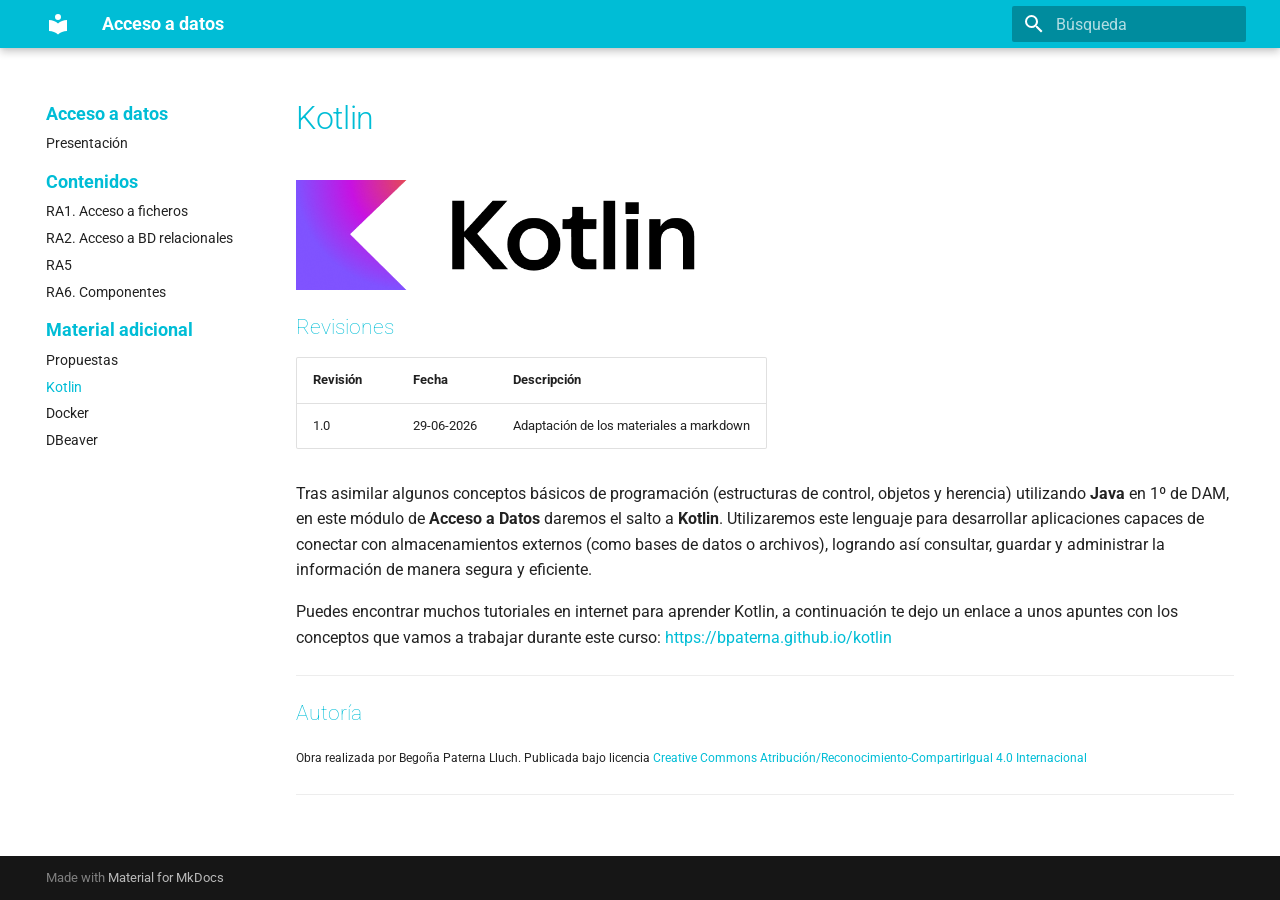
<file: kotlin.html>
<!doctype html>
<html lang="es" class="no-js">
  <head>
    
      <meta charset="utf-8">
      <meta name="viewport" content="width=device-width,initial-scale=1">
      
      
        <meta name="author" content="Begoña Paterna">
      
      
        <link rel="canonical" href="https://bpaterna.github.io/acceso_datos2/kotlin.html">
      
      
        <link rel="prev" href="propuestas.html">
      
      
        <link rel="next" href="docker.html">
      
      
        
      
      
      <link rel="icon" href="assets/images/favicon.png">
      <meta name="generator" content="mkdocs-1.6.1, mkdocs-material-9.7.7">
    
    
      
        <title>Kotlin - Acceso a datos</title>
      
    
    
      <link rel="stylesheet" href="assets/stylesheets/main.ec1eaa64.min.css">
      
        
        <link rel="stylesheet" href="assets/stylesheets/palette.ab4e12ef.min.css">
      
      


    
    
      
    
    
      
        
        
        <link rel="preconnect" href="https://fonts.gstatic.com" crossorigin>
        <link rel="stylesheet" href="https://fonts.googleapis.com/css?family=Roboto:300,300i,400,400i,700,700i%7CRoboto+Mono:400,400i,700,700i&display=fallback">
        <style>:root{--md-text-font:"Roboto";--md-code-font:"Roboto Mono"}</style>
      
    
    
      <link rel="stylesheet" href="stylesheets/extra.css">
    
    <script>__md_scope=new URL(".",location),__md_hash=e=>[...e].reduce(((e,_)=>(e<<5)-e+_.charCodeAt(0)),0),__md_get=(e,_=localStorage,t=__md_scope)=>JSON.parse(_.getItem(t.pathname+"."+e)),__md_set=(e,_,t=localStorage,a=__md_scope)=>{try{t.setItem(a.pathname+"."+e,JSON.stringify(_))}catch(e){}}</script>
    
      

    
    
  </head>
  
  
    
    
    
    
    
    <body dir="ltr" data-md-color-scheme="default" data-md-color-primary="cyan" data-md-color-accent="indigo">
  
    
    <input class="md-toggle" data-md-toggle="drawer" type="checkbox" id="__drawer" autocomplete="off">
    <input class="md-toggle" data-md-toggle="search" type="checkbox" id="__search" autocomplete="off">
    <label class="md-overlay" for="__drawer"></label>
    <div data-md-component="skip">
      
        
        <a href="#kotlin" class="md-skip">
          Saltar a contenido
        </a>
      
    </div>
    <div data-md-component="announce">
      
    </div>
    
    
      

  

<header class="md-header md-header--shadow" data-md-component="header">
  <nav class="md-header__inner md-grid" aria-label="Cabecera">
    <a href="index.html" title="Acceso a datos" class="md-header__button md-logo" aria-label="Acceso a datos" data-md-component="logo">
      
  
  <svg xmlns="http://www.w3.org/2000/svg" viewBox="0 0 24 24"><path d="M12 8a3 3 0 0 0 3-3 3 3 0 0 0-3-3 3 3 0 0 0-3 3 3 3 0 0 0 3 3m0 3.54C9.64 9.35 6.5 8 3 8v11c3.5 0 6.64 1.35 9 3.54 2.36-2.19 5.5-3.54 9-3.54V8c-3.5 0-6.64 1.35-9 3.54"/></svg>

    </a>
    <label class="md-header__button md-icon" for="__drawer">
      
      <svg xmlns="http://www.w3.org/2000/svg" viewBox="0 0 24 24"><path d="M3 6h18v2H3zm0 5h18v2H3zm0 5h18v2H3z"/></svg>
    </label>
    <div class="md-header__title" data-md-component="header-title">
      <div class="md-header__ellipsis">
        <div class="md-header__topic">
          <span class="md-ellipsis">
            Acceso a datos
          </span>
        </div>
        <div class="md-header__topic" data-md-component="header-topic">
          <span class="md-ellipsis">
            
              Kotlin
            
          </span>
        </div>
      </div>
    </div>
    
      
    
    
    
    
      
      
        <label class="md-header__button md-icon" for="__search">
          
          <svg xmlns="http://www.w3.org/2000/svg" viewBox="0 0 24 24"><path d="M9.5 3A6.5 6.5 0 0 1 16 9.5c0 1.61-.59 3.09-1.56 4.23l.27.27h.79l5 5-1.5 1.5-5-5v-.79l-.27-.27A6.52 6.52 0 0 1 9.5 16 6.5 6.5 0 0 1 3 9.5 6.5 6.5 0 0 1 9.5 3m0 2C7 5 5 7 5 9.5S7 14 9.5 14 14 12 14 9.5 12 5 9.5 5"/></svg>
        </label>
        <div class="md-search" data-md-component="search" role="dialog">
  <label class="md-search__overlay" for="__search"></label>
  <div class="md-search__inner" role="search">
    <form class="md-search__form" name="search">
      <input type="text" class="md-search__input" name="query" aria-label="Búsqueda" placeholder="Búsqueda" autocapitalize="off" autocorrect="off" autocomplete="off" spellcheck="false" data-md-component="search-query" required>
      <label class="md-search__icon md-icon" for="__search">
        
        <svg xmlns="http://www.w3.org/2000/svg" viewBox="0 0 24 24"><path d="M9.5 3A6.5 6.5 0 0 1 16 9.5c0 1.61-.59 3.09-1.56 4.23l.27.27h.79l5 5-1.5 1.5-5-5v-.79l-.27-.27A6.52 6.52 0 0 1 9.5 16 6.5 6.5 0 0 1 3 9.5 6.5 6.5 0 0 1 9.5 3m0 2C7 5 5 7 5 9.5S7 14 9.5 14 14 12 14 9.5 12 5 9.5 5"/></svg>
        
        <svg xmlns="http://www.w3.org/2000/svg" viewBox="0 0 24 24"><path d="M20 11v2H8l5.5 5.5-1.42 1.42L4.16 12l7.92-7.92L13.5 5.5 8 11z"/></svg>
      </label>
      <nav class="md-search__options" aria-label="Buscar">
        
        <button type="reset" class="md-search__icon md-icon" title="Limpiar" aria-label="Limpiar" tabindex="-1">
          
          <svg xmlns="http://www.w3.org/2000/svg" viewBox="0 0 24 24"><path d="M19 6.41 17.59 5 12 10.59 6.41 5 5 6.41 10.59 12 5 17.59 6.41 19 12 13.41 17.59 19 19 17.59 13.41 12z"/></svg>
        </button>
      </nav>
      
        <div class="md-search__suggest" data-md-component="search-suggest"></div>
      
    </form>
    <div class="md-search__output">
      <div class="md-search__scrollwrap" tabindex="0" data-md-scrollfix>
        <div class="md-search-result" data-md-component="search-result">
          <div class="md-search-result__meta">
            Inicializando búsqueda
          </div>
          <ol class="md-search-result__list" role="presentation"></ol>
        </div>
      </div>
    </div>
  </div>
</div>
      
    
    
  </nav>
  
</header>
    
    <div class="md-container" data-md-component="container">
      
      
        
          
        
      
      <main class="md-main" data-md-component="main">
        <div class="md-main__inner md-grid">
          
            
              
              <div class="md-sidebar md-sidebar--primary" data-md-component="sidebar" data-md-type="navigation" >
                <div class="md-sidebar__scrollwrap">
                  <div class="md-sidebar__inner">
                    



  

<nav class="md-nav md-nav--primary md-nav--integrated" aria-label="Navegación" data-md-level="0">
  <label class="md-nav__title" for="__drawer">
    <a href="index.html" title="Acceso a datos" class="md-nav__button md-logo" aria-label="Acceso a datos" data-md-component="logo">
      
  
  <svg xmlns="http://www.w3.org/2000/svg" viewBox="0 0 24 24"><path d="M12 8a3 3 0 0 0 3-3 3 3 0 0 0-3-3 3 3 0 0 0-3 3 3 3 0 0 0 3 3m0 3.54C9.64 9.35 6.5 8 3 8v11c3.5 0 6.64 1.35 9 3.54 2.36-2.19 5.5-3.54 9-3.54V8c-3.5 0-6.64 1.35-9 3.54"/></svg>

    </a>
    Acceso a datos
  </label>
  
  <ul class="md-nav__list" data-md-scrollfix>
    
      
      
  
  
  
  
    <li class="md-nav__item">
      <a href="index.html" class="md-nav__link">
        
  
  
  <span class="md-ellipsis">
    
  
    Presentación
  

    
  </span>
  
  

      </a>
    </li>
  

    
      
      
  
  
  
  
    
    
    
    
      
        
        
      
    
    
    <li class="md-nav__item md-nav__item--section md-nav__item--nested">
      
        
        
        <input class="md-nav__toggle md-toggle " type="checkbox" id="__nav_2" >
        
          
          <label class="md-nav__link" for="__nav_2" id="__nav_2_label" tabindex="">
            
  
  
  <span class="md-ellipsis">
    
  
    Contenidos
  

    
  </span>
  
  

            <span class="md-nav__icon md-icon"></span>
          </label>
        
        <nav class="md-nav" data-md-level="1" aria-labelledby="__nav_2_label" aria-expanded="false">
          <label class="md-nav__title" for="__nav_2">
            <span class="md-nav__icon md-icon"></span>
            
  
    Contenidos
  

          </label>
          <ul class="md-nav__list" data-md-scrollfix>
            
              
                
  
  
  
  
    <li class="md-nav__item">
      <a href="RA1ficheros.html" class="md-nav__link">
        
  
  
  <span class="md-ellipsis">
    
  
    RA1. Acceso a ficheros
  

    
  </span>
  
  

      </a>
    </li>
  

              
            
              
                
  
  
  
  
    <li class="md-nav__item">
      <a href="RA2bd_rel.html" class="md-nav__link">
        
  
  
  <span class="md-ellipsis">
    
  
    RA2. Acceso a BD relacionales
  

    
  </span>
  
  

      </a>
    </li>
  

              
            
              
                
  
  
  
  
    <li class="md-nav__item">
      <a href="RA5bd_doc.md" class="md-nav__link">
        
  
  
  <span class="md-ellipsis">
    
  
    RA5
  

    
  </span>
  
  

      </a>
    </li>
  

              
            
              
                
  
  
  
  
    <li class="md-nav__item">
      <a href="RA6componentes.html" class="md-nav__link">
        
  
  
  <span class="md-ellipsis">
    
  
    RA6. Componentes
  

    
  </span>
  
  

      </a>
    </li>
  

              
            
          </ul>
        </nav>
      
    </li>
  

    
      
      
  
  
    
  
  
  
    
    
    
    
      
        
        
      
    
    
    <li class="md-nav__item md-nav__item--active md-nav__item--section md-nav__item--nested">
      
        
        
        <input class="md-nav__toggle md-toggle " type="checkbox" id="__nav_3" checked>
        
          
          <label class="md-nav__link" for="__nav_3" id="__nav_3_label" tabindex="">
            
  
  
  <span class="md-ellipsis">
    
  
    Material adicional
  

    
  </span>
  
  

            <span class="md-nav__icon md-icon"></span>
          </label>
        
        <nav class="md-nav" data-md-level="1" aria-labelledby="__nav_3_label" aria-expanded="true">
          <label class="md-nav__title" for="__nav_3">
            <span class="md-nav__icon md-icon"></span>
            
  
    Material adicional
  

          </label>
          <ul class="md-nav__list" data-md-scrollfix>
            
              
                
  
  
  
  
    <li class="md-nav__item">
      <a href="propuestas.html" class="md-nav__link">
        
  
  
  <span class="md-ellipsis">
    
  
    Propuestas
  

    
  </span>
  
  

      </a>
    </li>
  

              
            
              
                
  
  
    
  
  
  
    <li class="md-nav__item md-nav__item--active">
      
      <input class="md-nav__toggle md-toggle" type="checkbox" id="__toc">
      
      
        
      
      
      <a href="kotlin.html" class="md-nav__link md-nav__link--active">
        
  
  
  <span class="md-ellipsis">
    
  
    Kotlin
  

    
  </span>
  
  

      </a>
      
    </li>
  

              
            
              
                
  
  
  
  
    <li class="md-nav__item">
      <a href="docker.html" class="md-nav__link">
        
  
  
  <span class="md-ellipsis">
    
  
    Docker
  

    
  </span>
  
  

      </a>
    </li>
  

              
            
              
                
  
  
  
  
    <li class="md-nav__item">
      <a href="dbeaver.html" class="md-nav__link">
        
  
  
  <span class="md-ellipsis">
    
  
    DBeaver
  

    
  </span>
  
  

      </a>
    </li>
  

              
            
          </ul>
        </nav>
      
    </li>
  

    
  </ul>
</nav>
                  </div>
                </div>
              </div>
            
            
          
          
            <div class="md-content" data-md-component="content">
              
              <article class="md-content__inner md-typeset">
                
                  



<h1 id="kotlin">Kotlin<a class="headerlink" href="#kotlin" title="Permanent link">&para;</a></h1>
<p><img alt="kotlin" src="img/kotlin-logo.png" width="400" /></p>
<p><span class="mi_h3">Revisiones</span></p>
<table>
<thead>
<tr>
<th>Revisión</th>
<th>Fecha</th>
<th>Descripción</th>
</tr>
</thead>
<tbody>
<tr>
<td>1.0</td>
<td>29-06-2026</td>
<td>Adaptación de los materiales a markdown</td>
</tr>
</tbody>
</table>
<p>Tras asimilar algunos conceptos básicos de programación (estructuras de control, objetos y herencia) utilizando <strong>Java</strong> en 1º de DAM, en este módulo de <strong>Acceso a Datos</strong> daremos el salto a <strong>Kotlin</strong>. Utilizaremos este lenguaje para desarrollar aplicaciones capaces de conectar con almacenamientos externos (como bases de datos o archivos), logrando así consultar, guardar y administrar la información de manera segura y eficiente.</p>
<p>Puedes encontrar muchos tutoriales en internet para aprender Kotlin, a continuación te dejo un enlace a unos apuntes con los conceptos que vamos a trabajar durante este curso: <a href="https://bpaterna.github.io/kotlin" target="_blank">https://bpaterna.github.io/kotlin</a></p>
<hr />
<p><span class="mi_h3">Autoría</span></p>
<p><span class="mi_autoria">
Obra realizada por Begoña Paterna Lluch. Publicada bajo licencia <a href="https://creativecommons.org/licenses/by-sa/4.0/">Creative Commons Atribución/Reconocimiento-CompartirIgual 4.0 Internacional</a>
</span></p>
<hr />












                
              </article>
            </div>
          
          
  <script>var tabs=__md_get("__tabs");if(Array.isArray(tabs))e:for(var set of document.querySelectorAll(".tabbed-set")){var labels=set.querySelector(".tabbed-labels");for(var tab of tabs)for(var label of labels.getElementsByTagName("label"))if(label.innerText.trim()===tab){var input=document.getElementById(label.htmlFor);input.checked=!0;continue e}}</script>

<script>var target=document.getElementById(location.hash.slice(1));target&&target.name&&(target.checked=target.name.startsWith("__tabbed_"))</script>
        </div>
        
          <button type="button" class="md-top md-icon" data-md-component="top" hidden>
  
  <svg xmlns="http://www.w3.org/2000/svg" viewBox="0 0 24 24"><path d="M13 20h-2V8l-5.5 5.5-1.42-1.42L12 4.16l7.92 7.92-1.42 1.42L13 8z"/></svg>
  Volver al principio
</button>
        
      </main>
      
        <footer class="md-footer">
  
  <div class="md-footer-meta md-typeset">
    <div class="md-footer-meta__inner md-grid">
      <div class="md-copyright">
  
  
    Made with
    <a href="https://squidfunk.github.io/mkdocs-material/" target="_blank" rel="noopener">
      Material for MkDocs
    </a>
  
</div>
      
    </div>
  </div>
</footer>
      
    </div>
    <div class="md-dialog" data-md-component="dialog">
      <div class="md-dialog__inner md-typeset"></div>
    </div>
    
    
    
      
      
      <script id="__config" type="application/json">{"annotate": null, "base": ".", "features": ["content.code.copy", "content.tabs.link", "navigation.instant", "navigation.top", "navigation.sections", "search.highlight", "search.suggest", "toc.integrate"], "search": "assets/javascripts/workers/search.2c215733.min.js", "tags": null, "translations": {"clipboard.copied": "Copiado al portapapeles", "clipboard.copy": "Copiar al portapapeles", "search.result.more.one": "1 m\u00e1s en esta p\u00e1gina", "search.result.more.other": "# m\u00e1s en esta p\u00e1gina", "search.result.none": "No se encontraron documentos", "search.result.one": "1 documento encontrado", "search.result.other": "# documentos encontrados", "search.result.placeholder": "Teclee para comenzar b\u00fasqueda", "search.result.term.missing": "Falta", "select.version": "Seleccionar versi\u00f3n"}, "version": null}</script>
    
    
      <script src="assets/javascripts/bundle.d7400e89.min.js"></script>
      
    
  </body>
</html>
</file>
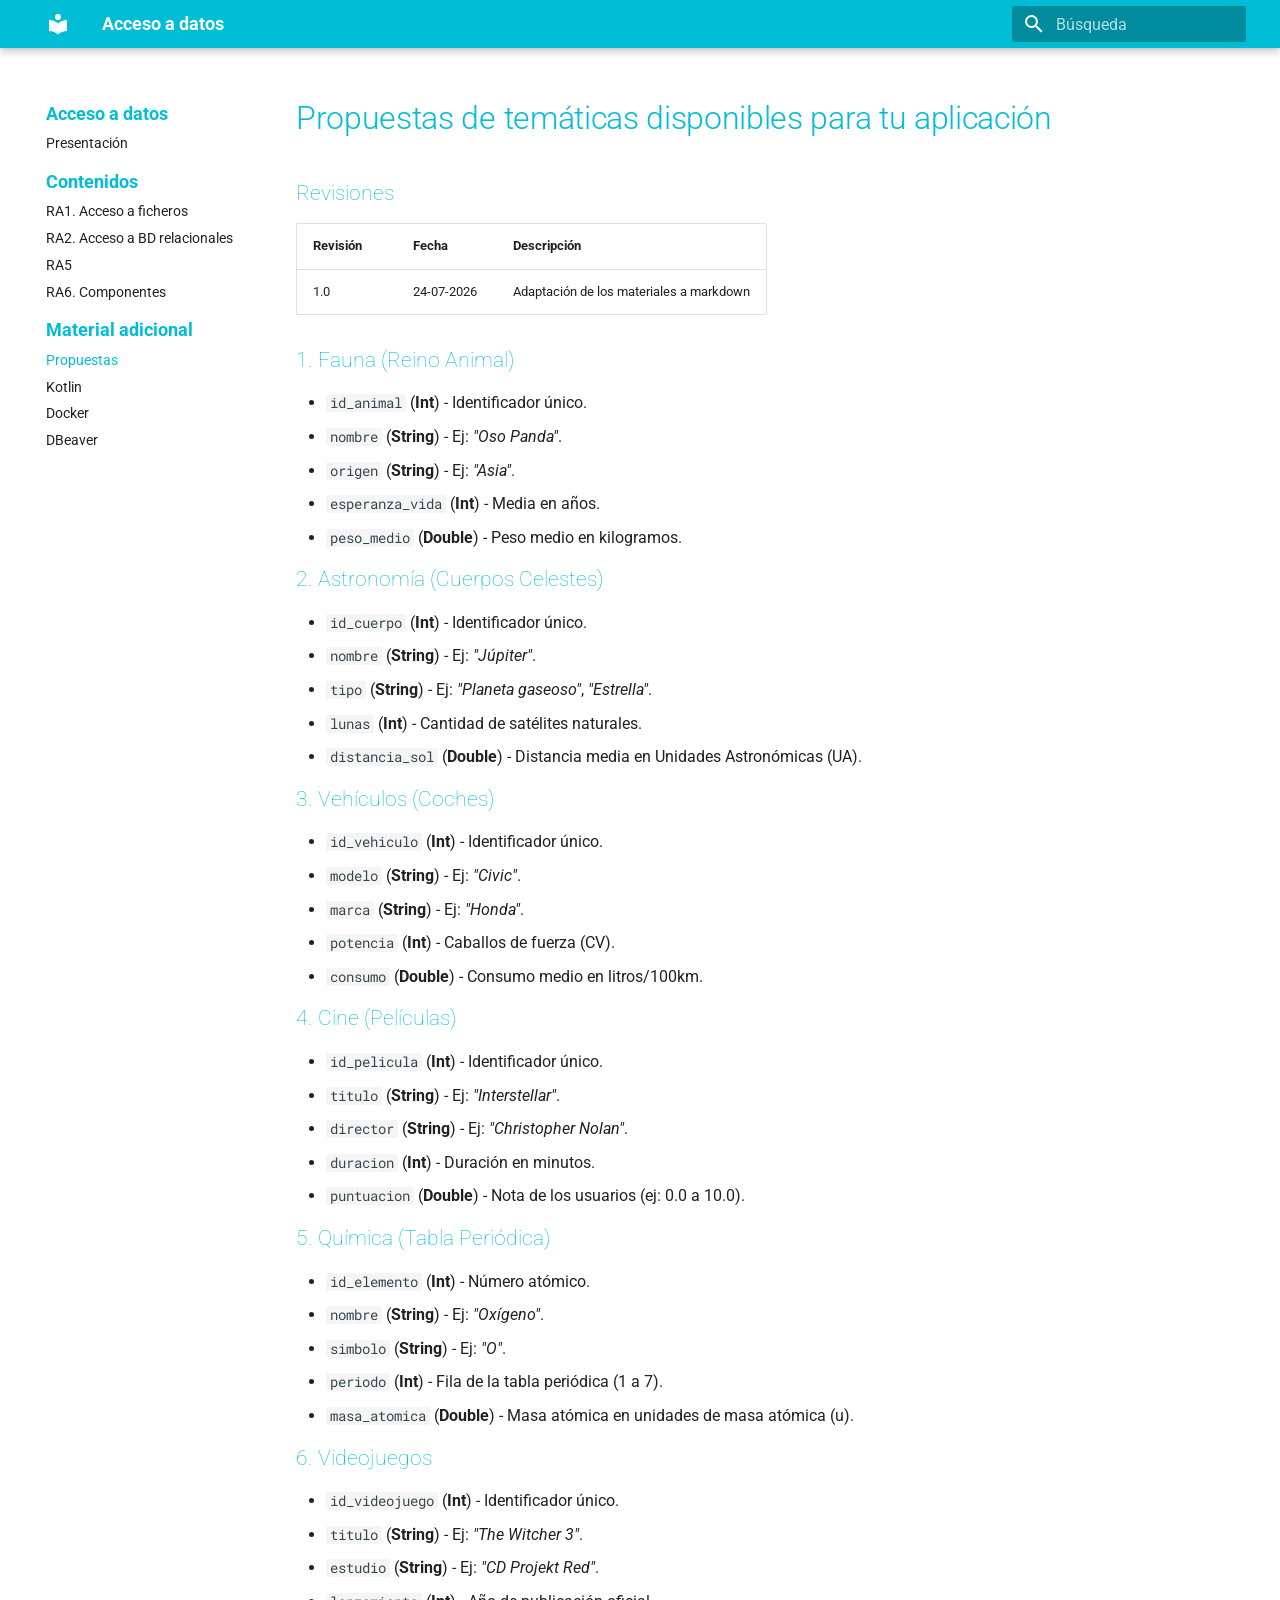
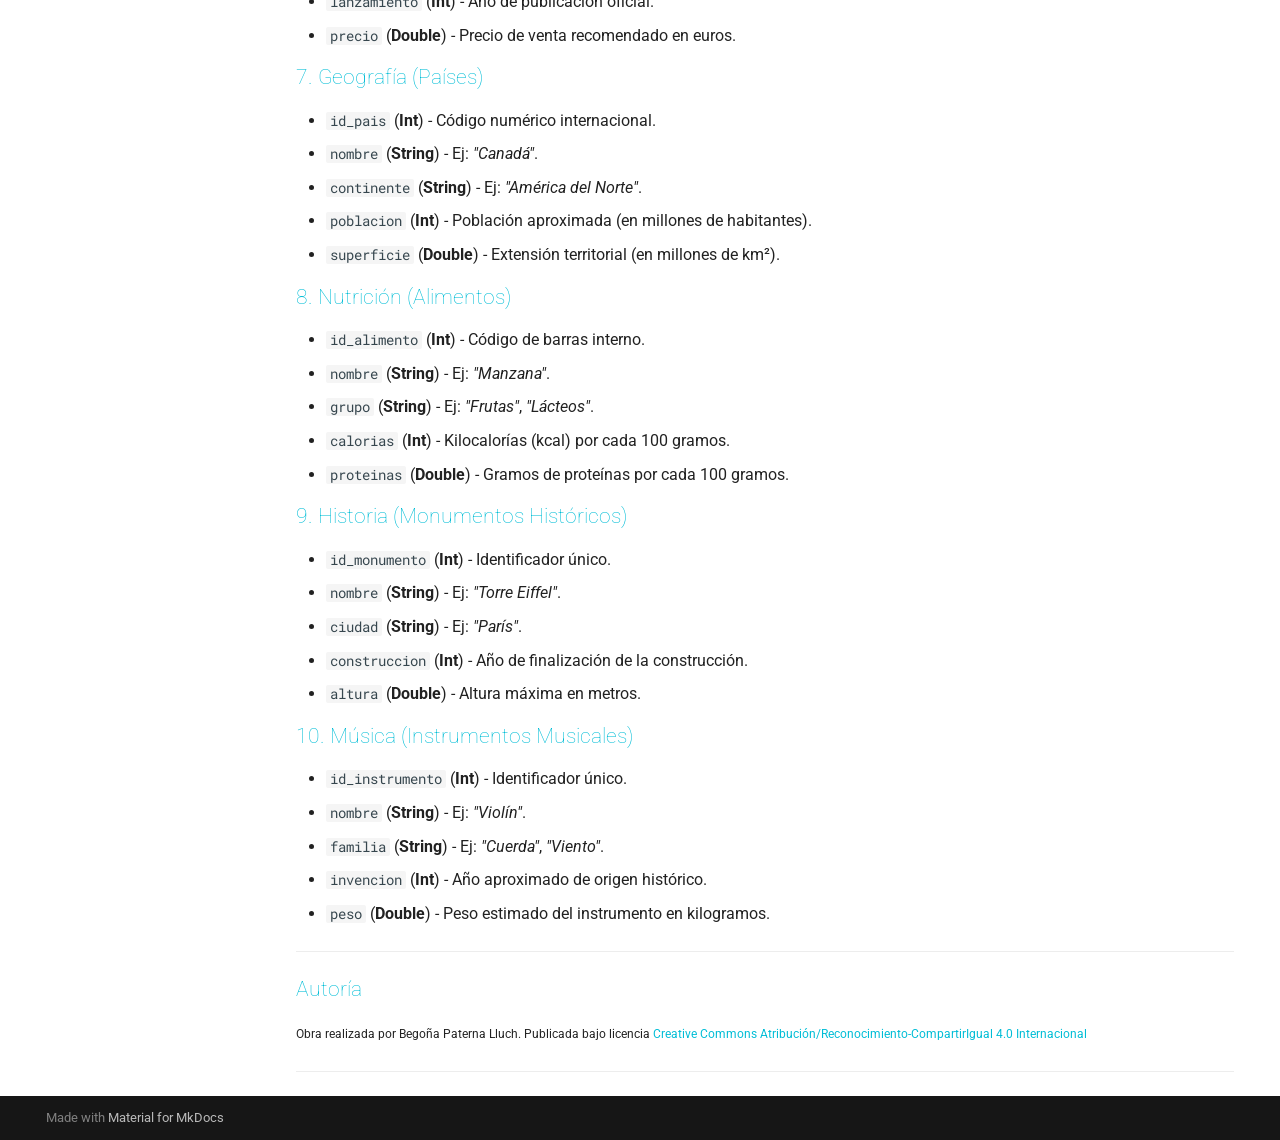
<file: propuestas.html>
<!doctype html>
<html lang="es" class="no-js">
  <head>
    
      <meta charset="utf-8">
      <meta name="viewport" content="width=device-width,initial-scale=1">
      
      
        <meta name="author" content="Begoña Paterna">
      
      
        <link rel="canonical" href="https://bpaterna.github.io/acceso_datos2/propuestas.html">
      
      
        <link rel="prev" href="RA6componentes.html">
      
      
        <link rel="next" href="kotlin.html">
      
      
        
      
      
      <link rel="icon" href="assets/images/favicon.png">
      <meta name="generator" content="mkdocs-1.6.1, mkdocs-material-9.7.7">
    
    
      
        <title>Propuestas - Acceso a datos</title>
      
    
    
      <link rel="stylesheet" href="assets/stylesheets/main.ec1eaa64.min.css">
      
        
        <link rel="stylesheet" href="assets/stylesheets/palette.ab4e12ef.min.css">
      
      


    
    
      
    
    
      
        
        
        <link rel="preconnect" href="https://fonts.gstatic.com" crossorigin>
        <link rel="stylesheet" href="https://fonts.googleapis.com/css?family=Roboto:300,300i,400,400i,700,700i%7CRoboto+Mono:400,400i,700,700i&display=fallback">
        <style>:root{--md-text-font:"Roboto";--md-code-font:"Roboto Mono"}</style>
      
    
    
      <link rel="stylesheet" href="stylesheets/extra.css">
    
    <script>__md_scope=new URL(".",location),__md_hash=e=>[...e].reduce(((e,_)=>(e<<5)-e+_.charCodeAt(0)),0),__md_get=(e,_=localStorage,t=__md_scope)=>JSON.parse(_.getItem(t.pathname+"."+e)),__md_set=(e,_,t=localStorage,a=__md_scope)=>{try{t.setItem(a.pathname+"."+e,JSON.stringify(_))}catch(e){}}</script>
    
      

    
    
  </head>
  
  
    
    
    
    
    
    <body dir="ltr" data-md-color-scheme="default" data-md-color-primary="cyan" data-md-color-accent="indigo">
  
    
    <input class="md-toggle" data-md-toggle="drawer" type="checkbox" id="__drawer" autocomplete="off">
    <input class="md-toggle" data-md-toggle="search" type="checkbox" id="__search" autocomplete="off">
    <label class="md-overlay" for="__drawer"></label>
    <div data-md-component="skip">
      
        
        <a href="#propuestas-de-tematicas-disponibles-para-tu-aplicacion" class="md-skip">
          Saltar a contenido
        </a>
      
    </div>
    <div data-md-component="announce">
      
    </div>
    
    
      

  

<header class="md-header md-header--shadow" data-md-component="header">
  <nav class="md-header__inner md-grid" aria-label="Cabecera">
    <a href="index.html" title="Acceso a datos" class="md-header__button md-logo" aria-label="Acceso a datos" data-md-component="logo">
      
  
  <svg xmlns="http://www.w3.org/2000/svg" viewBox="0 0 24 24"><path d="M12 8a3 3 0 0 0 3-3 3 3 0 0 0-3-3 3 3 0 0 0-3 3 3 3 0 0 0 3 3m0 3.54C9.64 9.35 6.5 8 3 8v11c3.5 0 6.64 1.35 9 3.54 2.36-2.19 5.5-3.54 9-3.54V8c-3.5 0-6.64 1.35-9 3.54"/></svg>

    </a>
    <label class="md-header__button md-icon" for="__drawer">
      
      <svg xmlns="http://www.w3.org/2000/svg" viewBox="0 0 24 24"><path d="M3 6h18v2H3zm0 5h18v2H3zm0 5h18v2H3z"/></svg>
    </label>
    <div class="md-header__title" data-md-component="header-title">
      <div class="md-header__ellipsis">
        <div class="md-header__topic">
          <span class="md-ellipsis">
            Acceso a datos
          </span>
        </div>
        <div class="md-header__topic" data-md-component="header-topic">
          <span class="md-ellipsis">
            
              Propuestas
            
          </span>
        </div>
      </div>
    </div>
    
      
    
    
    
    
      
      
        <label class="md-header__button md-icon" for="__search">
          
          <svg xmlns="http://www.w3.org/2000/svg" viewBox="0 0 24 24"><path d="M9.5 3A6.5 6.5 0 0 1 16 9.5c0 1.61-.59 3.09-1.56 4.23l.27.27h.79l5 5-1.5 1.5-5-5v-.79l-.27-.27A6.52 6.52 0 0 1 9.5 16 6.5 6.5 0 0 1 3 9.5 6.5 6.5 0 0 1 9.5 3m0 2C7 5 5 7 5 9.5S7 14 9.5 14 14 12 14 9.5 12 5 9.5 5"/></svg>
        </label>
        <div class="md-search" data-md-component="search" role="dialog">
  <label class="md-search__overlay" for="__search"></label>
  <div class="md-search__inner" role="search">
    <form class="md-search__form" name="search">
      <input type="text" class="md-search__input" name="query" aria-label="Búsqueda" placeholder="Búsqueda" autocapitalize="off" autocorrect="off" autocomplete="off" spellcheck="false" data-md-component="search-query" required>
      <label class="md-search__icon md-icon" for="__search">
        
        <svg xmlns="http://www.w3.org/2000/svg" viewBox="0 0 24 24"><path d="M9.5 3A6.5 6.5 0 0 1 16 9.5c0 1.61-.59 3.09-1.56 4.23l.27.27h.79l5 5-1.5 1.5-5-5v-.79l-.27-.27A6.52 6.52 0 0 1 9.5 16 6.5 6.5 0 0 1 3 9.5 6.5 6.5 0 0 1 9.5 3m0 2C7 5 5 7 5 9.5S7 14 9.5 14 14 12 14 9.5 12 5 9.5 5"/></svg>
        
        <svg xmlns="http://www.w3.org/2000/svg" viewBox="0 0 24 24"><path d="M20 11v2H8l5.5 5.5-1.42 1.42L4.16 12l7.92-7.92L13.5 5.5 8 11z"/></svg>
      </label>
      <nav class="md-search__options" aria-label="Buscar">
        
        <button type="reset" class="md-search__icon md-icon" title="Limpiar" aria-label="Limpiar" tabindex="-1">
          
          <svg xmlns="http://www.w3.org/2000/svg" viewBox="0 0 24 24"><path d="M19 6.41 17.59 5 12 10.59 6.41 5 5 6.41 10.59 12 5 17.59 6.41 19 12 13.41 17.59 19 19 17.59 13.41 12z"/></svg>
        </button>
      </nav>
      
        <div class="md-search__suggest" data-md-component="search-suggest"></div>
      
    </form>
    <div class="md-search__output">
      <div class="md-search__scrollwrap" tabindex="0" data-md-scrollfix>
        <div class="md-search-result" data-md-component="search-result">
          <div class="md-search-result__meta">
            Inicializando búsqueda
          </div>
          <ol class="md-search-result__list" role="presentation"></ol>
        </div>
      </div>
    </div>
  </div>
</div>
      
    
    
  </nav>
  
</header>
    
    <div class="md-container" data-md-component="container">
      
      
        
          
        
      
      <main class="md-main" data-md-component="main">
        <div class="md-main__inner md-grid">
          
            
              
              <div class="md-sidebar md-sidebar--primary" data-md-component="sidebar" data-md-type="navigation" >
                <div class="md-sidebar__scrollwrap">
                  <div class="md-sidebar__inner">
                    



  

<nav class="md-nav md-nav--primary md-nav--integrated" aria-label="Navegación" data-md-level="0">
  <label class="md-nav__title" for="__drawer">
    <a href="index.html" title="Acceso a datos" class="md-nav__button md-logo" aria-label="Acceso a datos" data-md-component="logo">
      
  
  <svg xmlns="http://www.w3.org/2000/svg" viewBox="0 0 24 24"><path d="M12 8a3 3 0 0 0 3-3 3 3 0 0 0-3-3 3 3 0 0 0-3 3 3 3 0 0 0 3 3m0 3.54C9.64 9.35 6.5 8 3 8v11c3.5 0 6.64 1.35 9 3.54 2.36-2.19 5.5-3.54 9-3.54V8c-3.5 0-6.64 1.35-9 3.54"/></svg>

    </a>
    Acceso a datos
  </label>
  
  <ul class="md-nav__list" data-md-scrollfix>
    
      
      
  
  
  
  
    <li class="md-nav__item">
      <a href="index.html" class="md-nav__link">
        
  
  
  <span class="md-ellipsis">
    
  
    Presentación
  

    
  </span>
  
  

      </a>
    </li>
  

    
      
      
  
  
  
  
    
    
    
    
      
        
        
      
    
    
    <li class="md-nav__item md-nav__item--section md-nav__item--nested">
      
        
        
        <input class="md-nav__toggle md-toggle " type="checkbox" id="__nav_2" >
        
          
          <label class="md-nav__link" for="__nav_2" id="__nav_2_label" tabindex="">
            
  
  
  <span class="md-ellipsis">
    
  
    Contenidos
  

    
  </span>
  
  

            <span class="md-nav__icon md-icon"></span>
          </label>
        
        <nav class="md-nav" data-md-level="1" aria-labelledby="__nav_2_label" aria-expanded="false">
          <label class="md-nav__title" for="__nav_2">
            <span class="md-nav__icon md-icon"></span>
            
  
    Contenidos
  

          </label>
          <ul class="md-nav__list" data-md-scrollfix>
            
              
                
  
  
  
  
    <li class="md-nav__item">
      <a href="RA1ficheros.html" class="md-nav__link">
        
  
  
  <span class="md-ellipsis">
    
  
    RA1. Acceso a ficheros
  

    
  </span>
  
  

      </a>
    </li>
  

              
            
              
                
  
  
  
  
    <li class="md-nav__item">
      <a href="RA2bd_rel.html" class="md-nav__link">
        
  
  
  <span class="md-ellipsis">
    
  
    RA2. Acceso a BD relacionales
  

    
  </span>
  
  

      </a>
    </li>
  

              
            
              
                
  
  
  
  
    <li class="md-nav__item">
      <a href="RA5bd_doc.md" class="md-nav__link">
        
  
  
  <span class="md-ellipsis">
    
  
    RA5
  

    
  </span>
  
  

      </a>
    </li>
  

              
            
              
                
  
  
  
  
    <li class="md-nav__item">
      <a href="RA6componentes.html" class="md-nav__link">
        
  
  
  <span class="md-ellipsis">
    
  
    RA6. Componentes
  

    
  </span>
  
  

      </a>
    </li>
  

              
            
          </ul>
        </nav>
      
    </li>
  

    
      
      
  
  
    
  
  
  
    
    
    
    
      
        
        
      
    
    
    <li class="md-nav__item md-nav__item--active md-nav__item--section md-nav__item--nested">
      
        
        
        <input class="md-nav__toggle md-toggle " type="checkbox" id="__nav_3" checked>
        
          
          <label class="md-nav__link" for="__nav_3" id="__nav_3_label" tabindex="">
            
  
  
  <span class="md-ellipsis">
    
  
    Material adicional
  

    
  </span>
  
  

            <span class="md-nav__icon md-icon"></span>
          </label>
        
        <nav class="md-nav" data-md-level="1" aria-labelledby="__nav_3_label" aria-expanded="true">
          <label class="md-nav__title" for="__nav_3">
            <span class="md-nav__icon md-icon"></span>
            
  
    Material adicional
  

          </label>
          <ul class="md-nav__list" data-md-scrollfix>
            
              
                
  
  
    
  
  
  
    <li class="md-nav__item md-nav__item--active">
      
      <input class="md-nav__toggle md-toggle" type="checkbox" id="__toc">
      
      
        
      
      
      <a href="propuestas.html" class="md-nav__link md-nav__link--active">
        
  
  
  <span class="md-ellipsis">
    
  
    Propuestas
  

    
  </span>
  
  

      </a>
      
    </li>
  

              
            
              
                
  
  
  
  
    <li class="md-nav__item">
      <a href="kotlin.html" class="md-nav__link">
        
  
  
  <span class="md-ellipsis">
    
  
    Kotlin
  

    
  </span>
  
  

      </a>
    </li>
  

              
            
              
                
  
  
  
  
    <li class="md-nav__item">
      <a href="docker.html" class="md-nav__link">
        
  
  
  <span class="md-ellipsis">
    
  
    Docker
  

    
  </span>
  
  

      </a>
    </li>
  

              
            
              
                
  
  
  
  
    <li class="md-nav__item">
      <a href="dbeaver.html" class="md-nav__link">
        
  
  
  <span class="md-ellipsis">
    
  
    DBeaver
  

    
  </span>
  
  

      </a>
    </li>
  

              
            
          </ul>
        </nav>
      
    </li>
  

    
  </ul>
</nav>
                  </div>
                </div>
              </div>
            
            
          
          
            <div class="md-content" data-md-component="content">
              
              <article class="md-content__inner md-typeset">
                
                  



<h1 id="propuestas-de-tematicas-disponibles-para-tu-aplicacion">Propuestas de temáticas disponibles para tu aplicación<a class="headerlink" href="#propuestas-de-tematicas-disponibles-para-tu-aplicacion" title="Permanent link">&para;</a></h1>
<p><span class="mi_h3">Revisiones</span></p>
<table>
<thead>
<tr>
<th>Revisión</th>
<th>Fecha</th>
<th>Descripción</th>
</tr>
</thead>
<tbody>
<tr>
<td>1.0</td>
<td>24-07-2026</td>
<td>Adaptación de los materiales a markdown</td>
</tr>
</tbody>
</table>
<p><span class="mi_h3">1. Fauna (Reino Animal)</span></p>
<ul>
<li><code>id_animal</code> (<strong>Int</strong>) - Identificador único.</li>
<li><code>nombre</code> (<strong>String</strong>) - Ej: <em>"Oso Panda"</em>.</li>
<li><code>origen</code> (<strong>String</strong>) - Ej: <em>"Asia"</em>.</li>
<li><code>esperanza_vida</code> (<strong>Int</strong>) - Media en años.</li>
<li><code>peso_medio</code> (<strong>Double</strong>) - Peso medio en kilogramos.</li>
</ul>
<p><span class="mi_h3">2. Astronomía (Cuerpos Celestes)</span></p>
<ul>
<li><code>id_cuerpo</code> (<strong>Int</strong>) - Identificador único.</li>
<li><code>nombre</code> (<strong>String</strong>) - Ej: <em>"Júpiter"</em>.</li>
<li><code>tipo</code> (<strong>String</strong>) - Ej: <em>"Planeta gaseoso"</em>, <em>"Estrella"</em>.</li>
<li><code>lunas</code> (<strong>Int</strong>) - Cantidad de satélites naturales.</li>
<li><code>distancia_sol</code> (<strong>Double</strong>) - Distancia media en Unidades Astronómicas (UA).</li>
</ul>
<p><span class="mi_h3">3. Vehículos (Coches)</span></p>
<ul>
<li><code>id_vehiculo</code> (<strong>Int</strong>) - Identificador único.</li>
<li><code>modelo</code> (<strong>String</strong>) - Ej: <em>"Civic"</em>.</li>
<li><code>marca</code> (<strong>String</strong>) - Ej: <em>"Honda"</em>.</li>
<li><code>potencia</code> (<strong>Int</strong>) - Caballos de fuerza (CV).</li>
<li><code>consumo</code> (<strong>Double</strong>) - Consumo medio en litros/100km.</li>
</ul>
<p><span class="mi_h3">4. Cine (Películas)</span></p>
<ul>
<li><code>id_pelicula</code> (<strong>Int</strong>) - Identificador único.</li>
<li><code>titulo</code> (<strong>String</strong>) - Ej: <em>"Interstellar"</em>.</li>
<li><code>director</code> (<strong>String</strong>) - Ej: <em>"Christopher Nolan"</em>.</li>
<li><code>duracion</code> (<strong>Int</strong>) - Duración en minutos.</li>
<li><code>puntuacion</code> (<strong>Double</strong>) - Nota de los usuarios (ej: 0.0 a 10.0).</li>
</ul>
<p><span class="mi_h3">5. Química (Tabla Periódica)</span></p>
<ul>
<li><code>id_elemento</code> (<strong>Int</strong>) - Número atómico.</li>
<li><code>nombre</code> (<strong>String</strong>) - Ej: <em>"Oxígeno"</em>.</li>
<li><code>simbolo</code> (<strong>String</strong>) - Ej: <em>"O"</em>.</li>
<li><code>periodo</code> (<strong>Int</strong>) - Fila de la tabla periódica (1 a 7).</li>
<li><code>masa_atomica</code> (<strong>Double</strong>) - Masa atómica en unidades de masa atómica (u).</li>
</ul>
<p><span class="mi_h3">6. Videojuegos</span></p>
<ul>
<li><code>id_videojuego</code> (<strong>Int</strong>) - Identificador único.</li>
<li><code>titulo</code> (<strong>String</strong>) - Ej: <em>"The Witcher 3"</em>.</li>
<li><code>estudio</code> (<strong>String</strong>) - Ej: <em>"CD Projekt Red"</em>.</li>
<li><code>lanzamiento</code> (<strong>Int</strong>) - Año de publicación oficial.</li>
<li><code>precio</code> (<strong>Double</strong>) - Precio de venta recomendado en euros.</li>
</ul>
<p><span class="mi_h3">7. Geografía (Países)</span></p>
<ul>
<li><code>id_pais</code> (<strong>Int</strong>) - Código numérico internacional.</li>
<li><code>nombre</code> (<strong>String</strong>) - Ej: <em>"Canadá"</em>.</li>
<li><code>continente</code> (<strong>String</strong>) - Ej: <em>"América del Norte"</em>.</li>
<li><code>poblacion</code> (<strong>Int</strong>) - Población aproximada (en millones de habitantes).</li>
<li><code>superficie</code> (<strong>Double</strong>) - Extensión territorial (en millones de km²).</li>
</ul>
<p><span class="mi_h3">8. Nutrición (Alimentos)</span></p>
<ul>
<li><code>id_alimento</code> (<strong>Int</strong>) - Código de barras interno.</li>
<li><code>nombre</code> (<strong>String</strong>) - Ej: <em>"Manzana"</em>.</li>
<li><code>grupo</code> (<strong>String</strong>) - Ej: <em>"Frutas"</em>, <em>"Lácteos"</em>.</li>
<li><code>calorias</code> (<strong>Int</strong>) - Kilocalorías (kcal) por cada 100 gramos.</li>
<li><code>proteinas</code> (<strong>Double</strong>) - Gramos de proteínas por cada 100 gramos.</li>
</ul>
<p><span class="mi_h3">9. Historia (Monumentos Históricos)</span></p>
<ul>
<li><code>id_monumento</code> (<strong>Int</strong>) - Identificador único.</li>
<li><code>nombre</code> (<strong>String</strong>) - Ej: <em>"Torre Eiffel"</em>.</li>
<li><code>ciudad</code> (<strong>String</strong>) - Ej: <em>"París"</em>.</li>
<li><code>construccion</code> (<strong>Int</strong>) - Año de finalización de la construcción.</li>
<li><code>altura</code> (<strong>Double</strong>) - Altura máxima en metros.</li>
</ul>
<p><span class="mi_h3">10. Música (Instrumentos Musicales)</span></p>
<ul>
<li><code>id_instrumento</code> (<strong>Int</strong>) - Identificador único.</li>
<li><code>nombre</code> (<strong>String</strong>) - Ej: <em>"Violín"</em>.</li>
<li><code>familia</code> (<strong>String</strong>) - Ej: <em>"Cuerda"</em>, <em>"Viento"</em>.</li>
<li><code>invencion</code> (<strong>Int</strong>) - Año aproximado de origen histórico.</li>
<li><code>peso</code> (<strong>Double</strong>) - Peso estimado del instrumento en kilogramos.</li>
</ul>
<hr />
<p><span class="mi_h3">Autoría</span></p>
<p><span class="mi_autoria">
Obra realizada por Begoña Paterna Lluch. Publicada bajo licencia <a href="https://creativecommons.org/licenses/by-sa/4.0/">Creative Commons Atribución/Reconocimiento-CompartirIgual 4.0 Internacional</a>
</span></p>
<hr />












                
              </article>
            </div>
          
          
  <script>var tabs=__md_get("__tabs");if(Array.isArray(tabs))e:for(var set of document.querySelectorAll(".tabbed-set")){var labels=set.querySelector(".tabbed-labels");for(var tab of tabs)for(var label of labels.getElementsByTagName("label"))if(label.innerText.trim()===tab){var input=document.getElementById(label.htmlFor);input.checked=!0;continue e}}</script>

<script>var target=document.getElementById(location.hash.slice(1));target&&target.name&&(target.checked=target.name.startsWith("__tabbed_"))</script>
        </div>
        
          <button type="button" class="md-top md-icon" data-md-component="top" hidden>
  
  <svg xmlns="http://www.w3.org/2000/svg" viewBox="0 0 24 24"><path d="M13 20h-2V8l-5.5 5.5-1.42-1.42L12 4.16l7.92 7.92-1.42 1.42L13 8z"/></svg>
  Volver al principio
</button>
        
      </main>
      
        <footer class="md-footer">
  
  <div class="md-footer-meta md-typeset">
    <div class="md-footer-meta__inner md-grid">
      <div class="md-copyright">
  
  
    Made with
    <a href="https://squidfunk.github.io/mkdocs-material/" target="_blank" rel="noopener">
      Material for MkDocs
    </a>
  
</div>
      
    </div>
  </div>
</footer>
      
    </div>
    <div class="md-dialog" data-md-component="dialog">
      <div class="md-dialog__inner md-typeset"></div>
    </div>
    
    
    
      
      
      <script id="__config" type="application/json">{"annotate": null, "base": ".", "features": ["content.code.copy", "content.tabs.link", "navigation.instant", "navigation.top", "navigation.sections", "search.highlight", "search.suggest", "toc.integrate"], "search": "assets/javascripts/workers/search.2c215733.min.js", "tags": null, "translations": {"clipboard.copied": "Copiado al portapapeles", "clipboard.copy": "Copiar al portapapeles", "search.result.more.one": "1 m\u00e1s en esta p\u00e1gina", "search.result.more.other": "# m\u00e1s en esta p\u00e1gina", "search.result.none": "No se encontraron documentos", "search.result.one": "1 documento encontrado", "search.result.other": "# documentos encontrados", "search.result.placeholder": "Teclee para comenzar b\u00fasqueda", "search.result.term.missing": "Falta", "select.version": "Seleccionar versi\u00f3n"}, "version": null}</script>
    
    
      <script src="assets/javascripts/bundle.d7400e89.min.js"></script>
      
    
  </body>
</html>
</file>
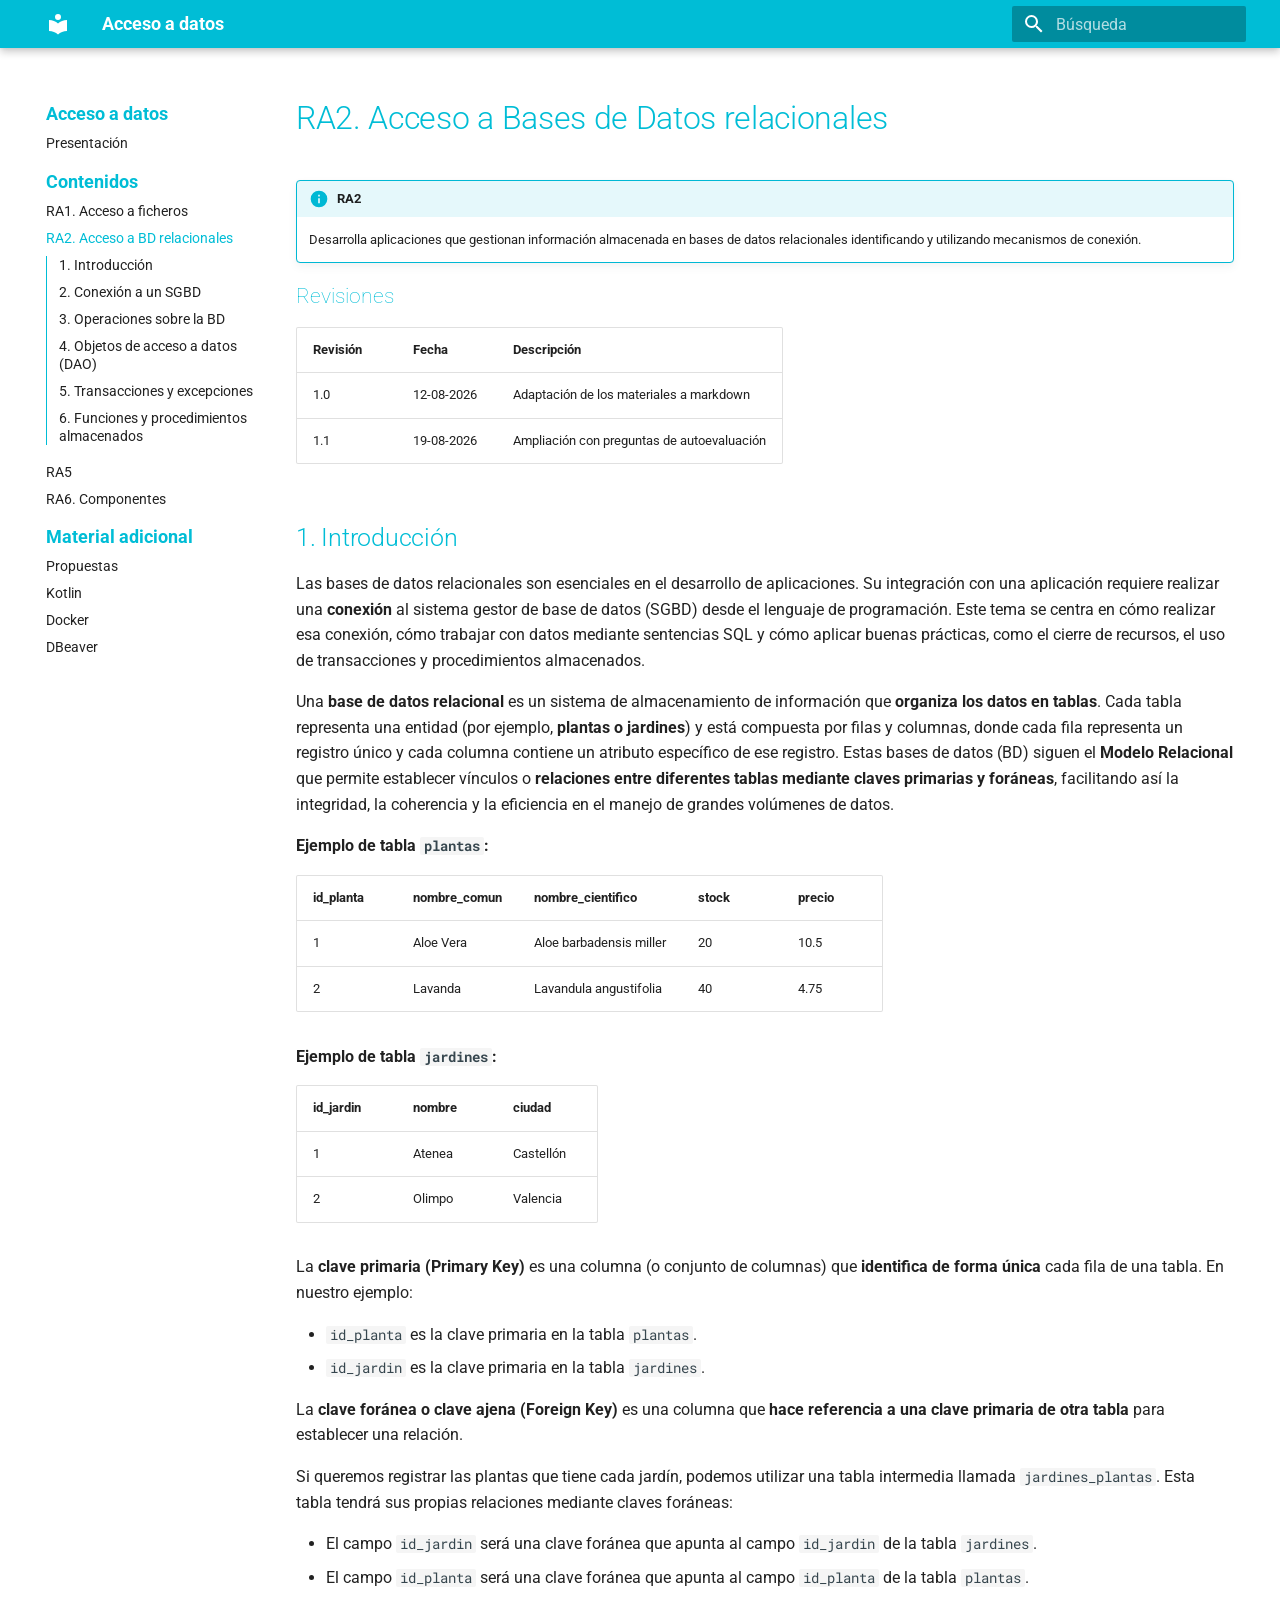
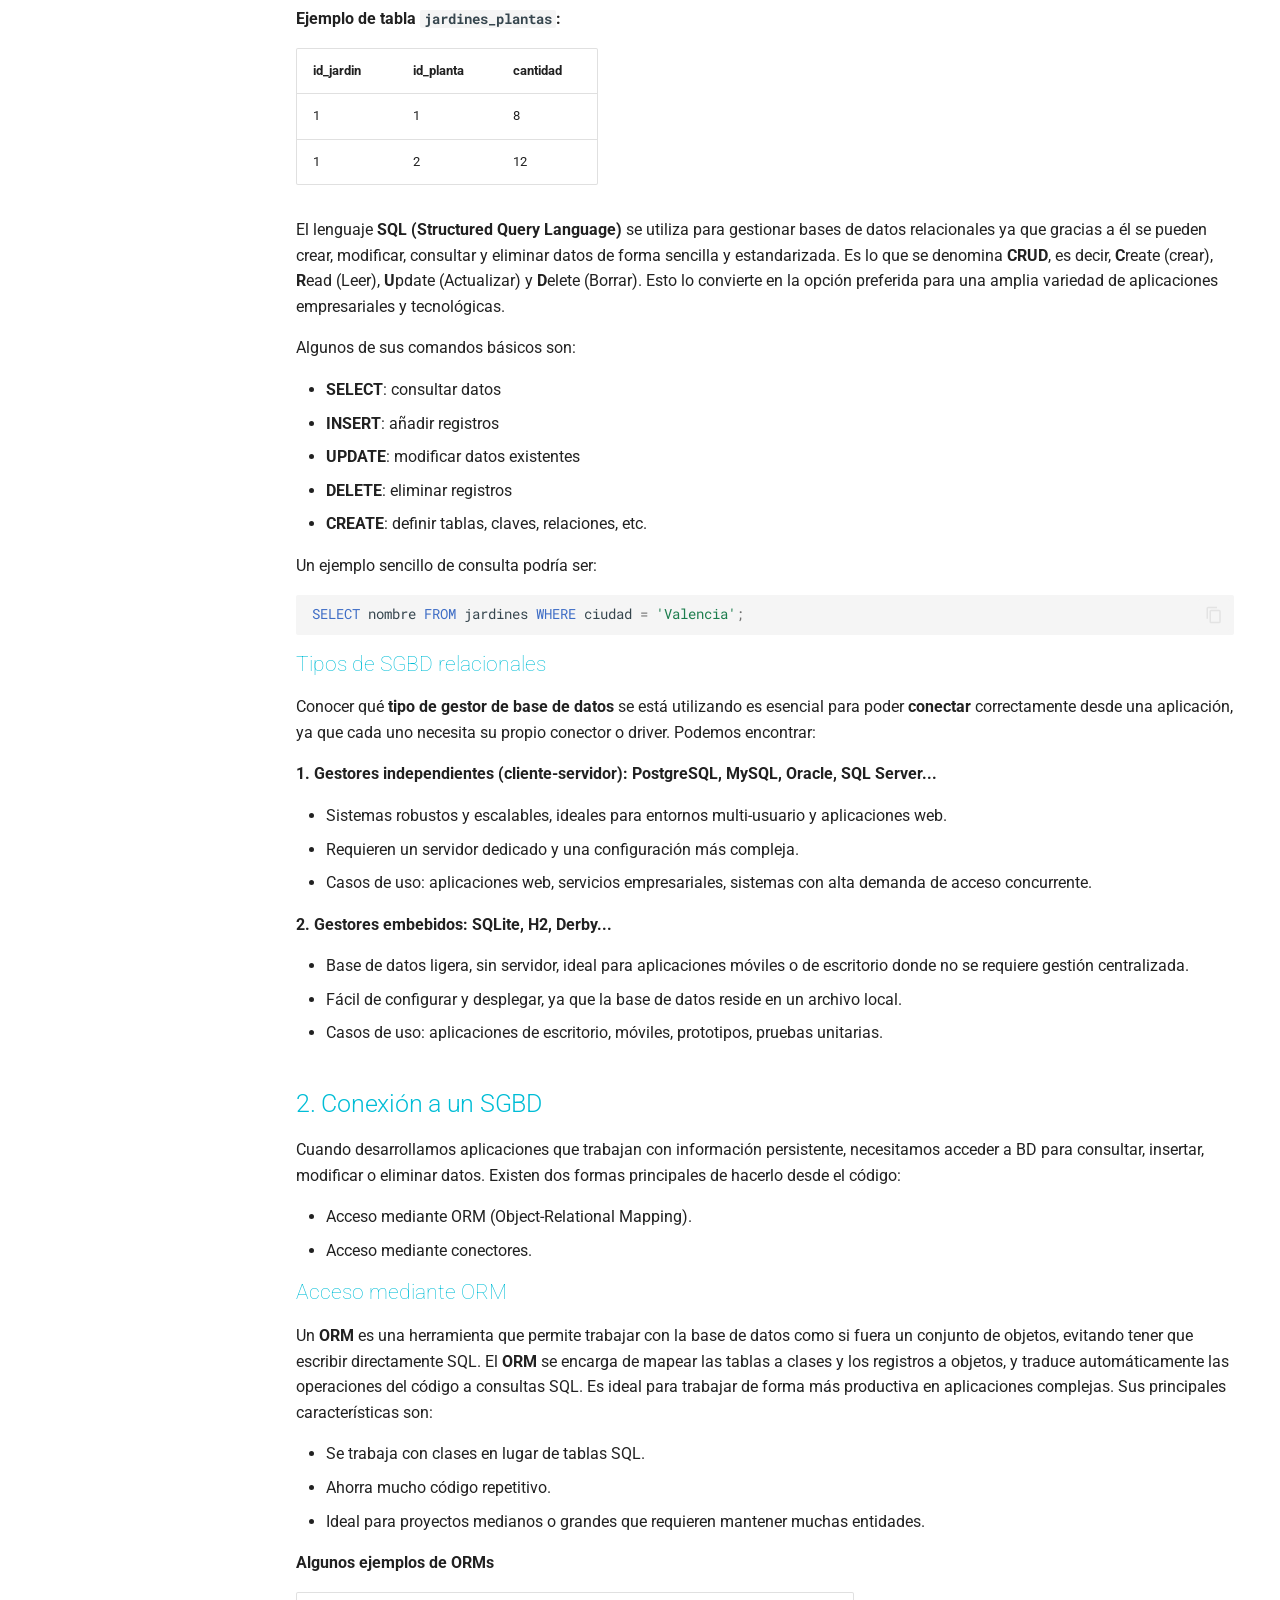
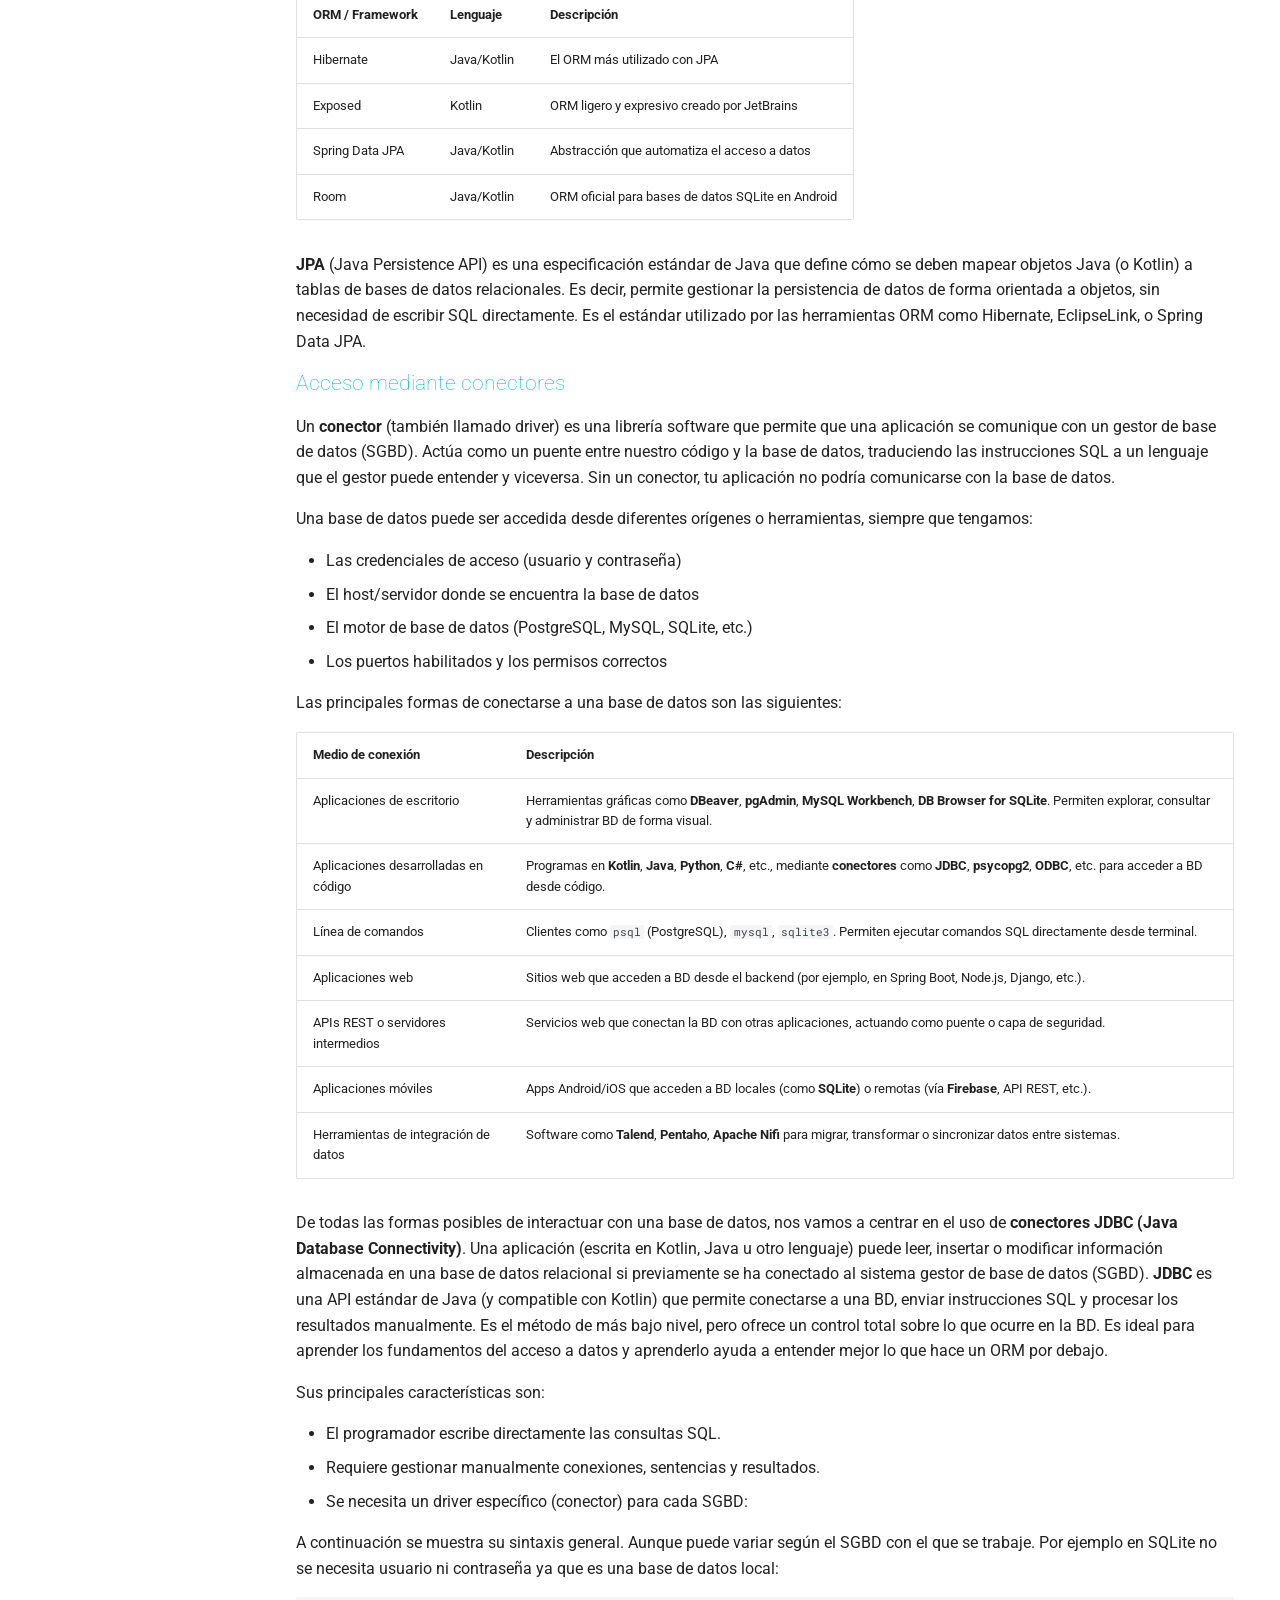
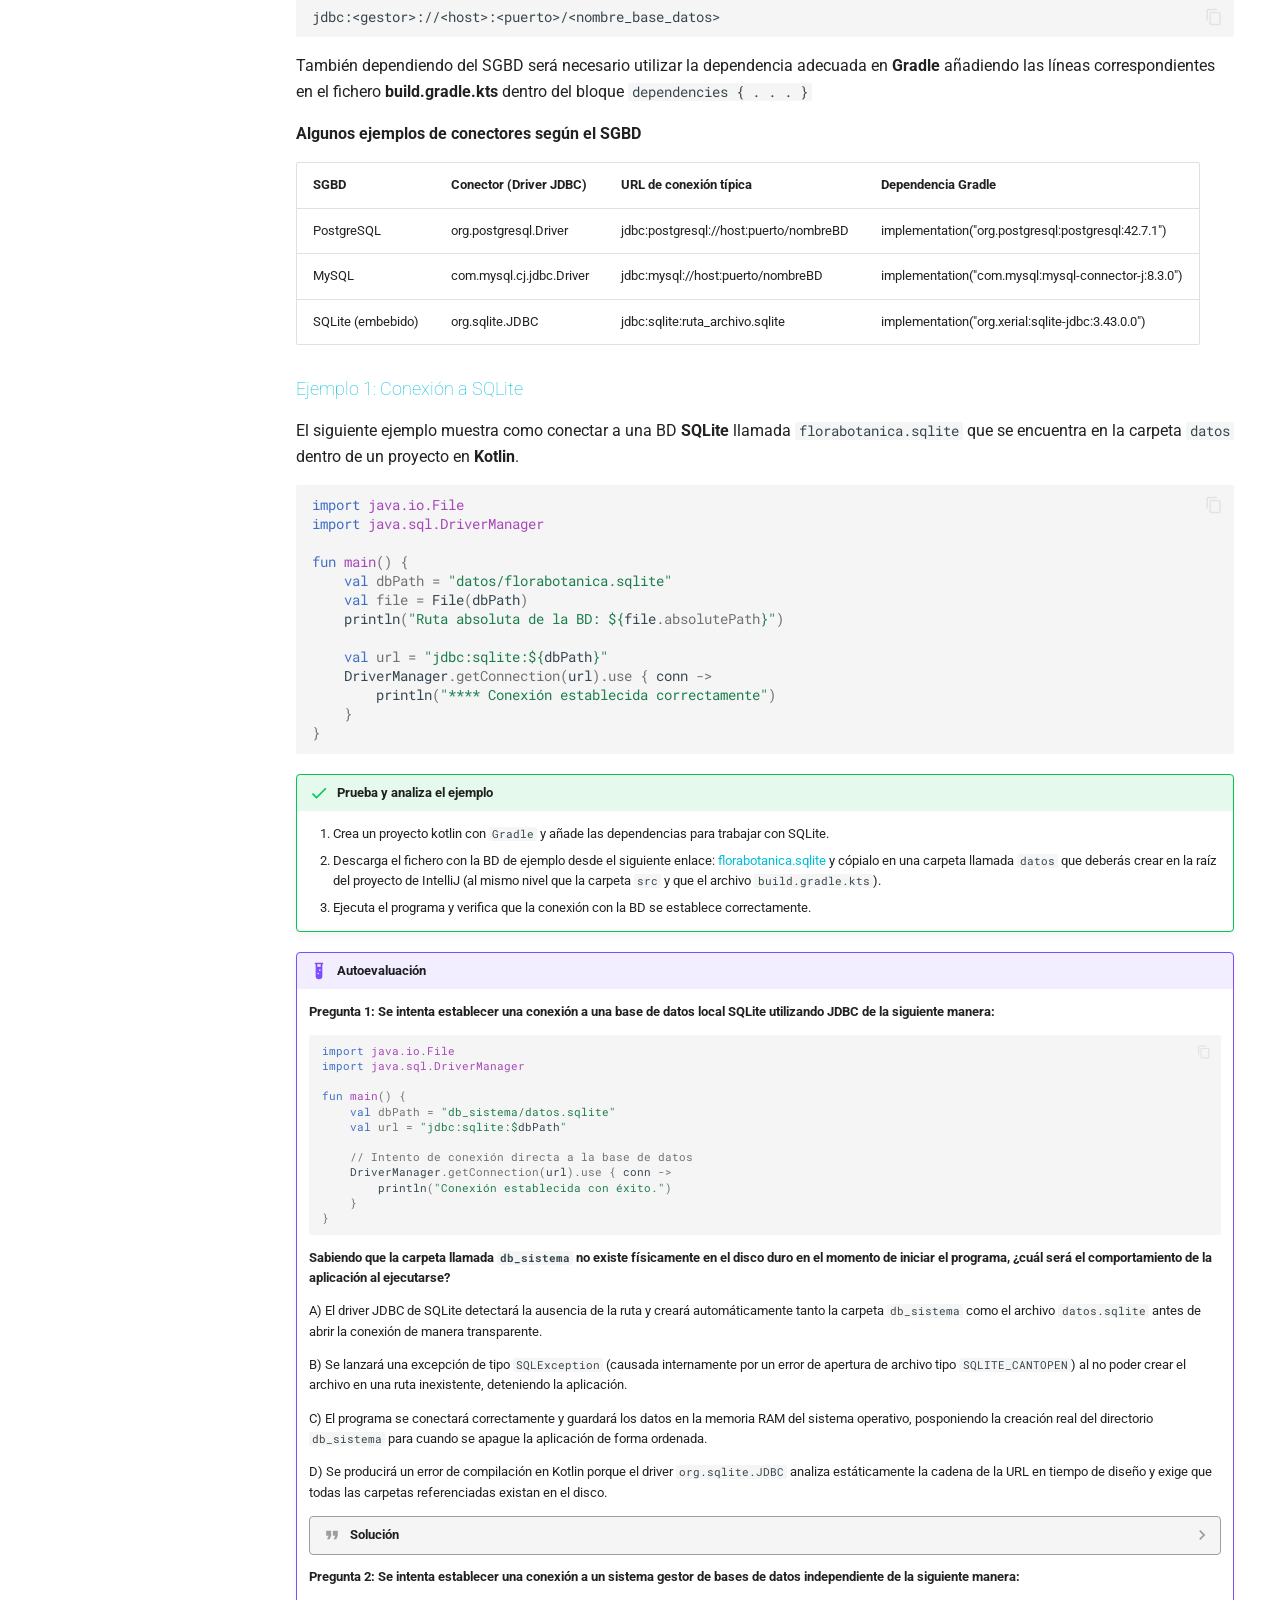
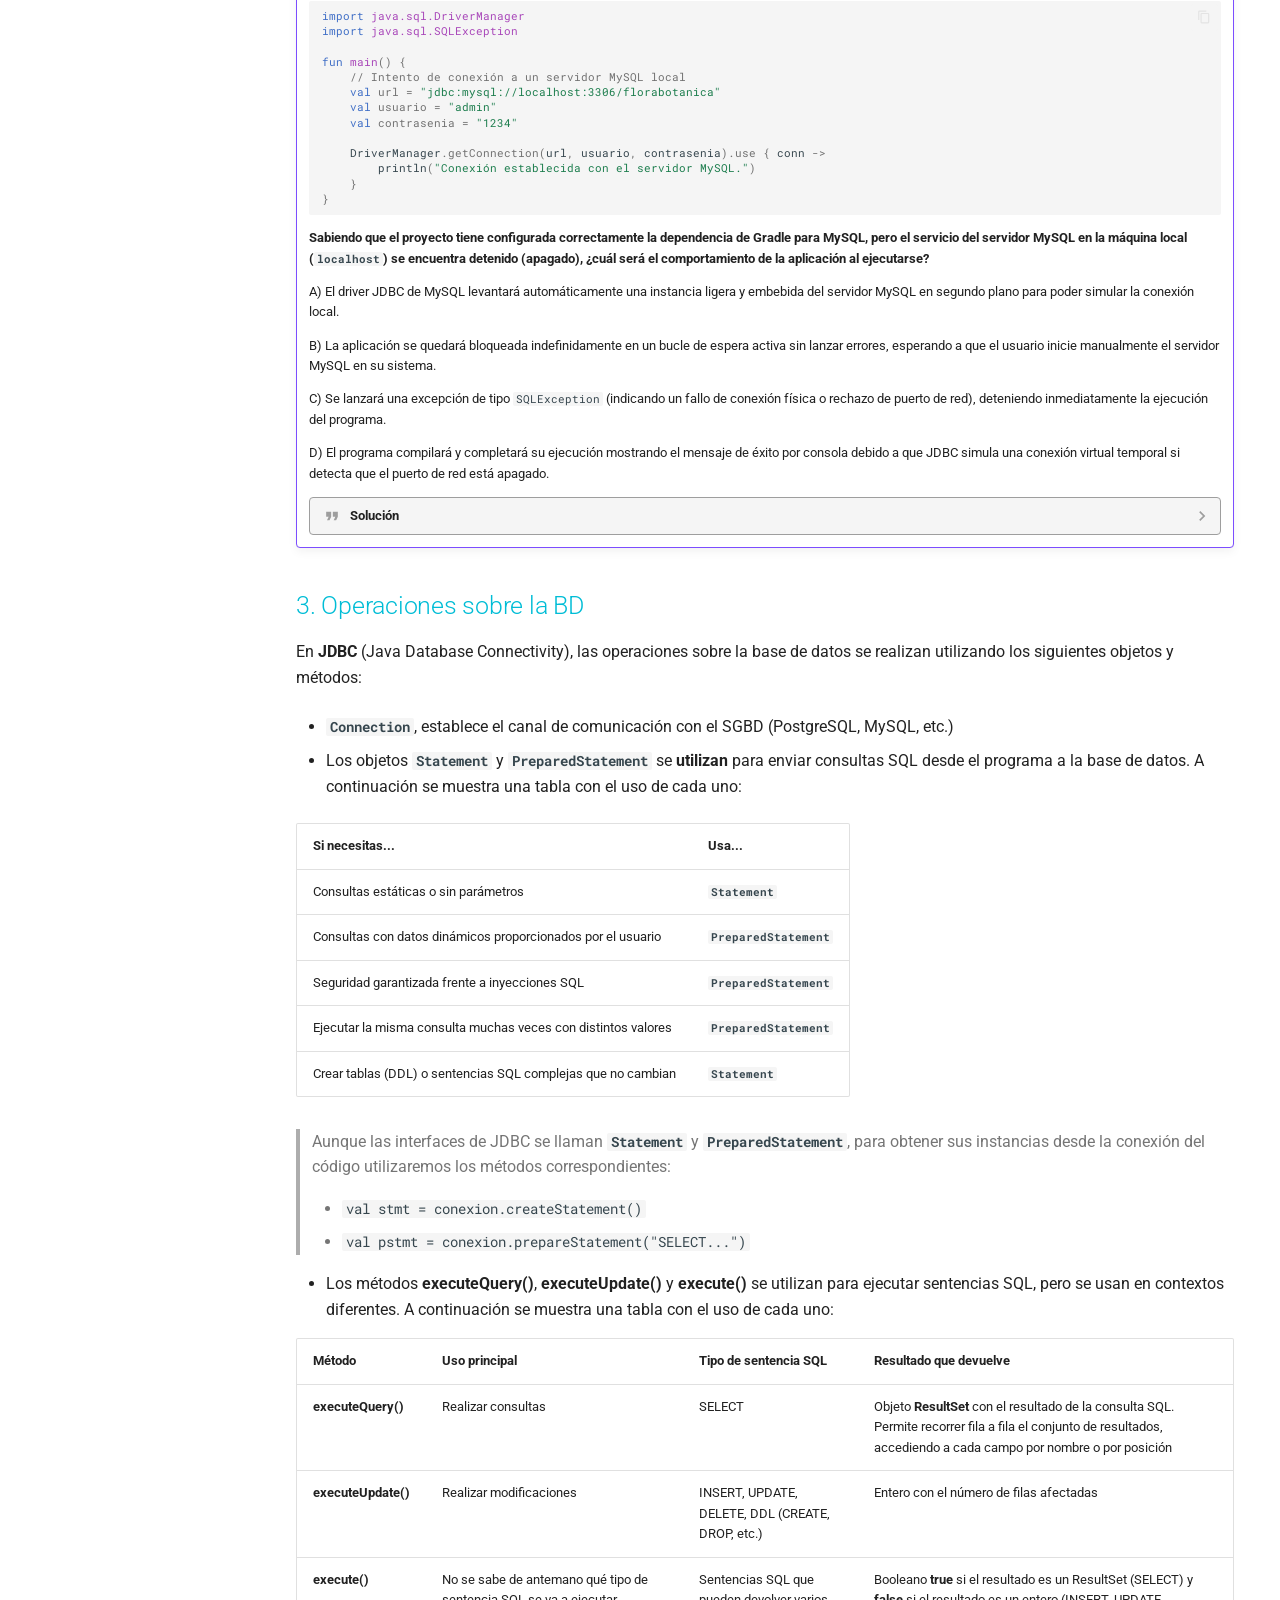
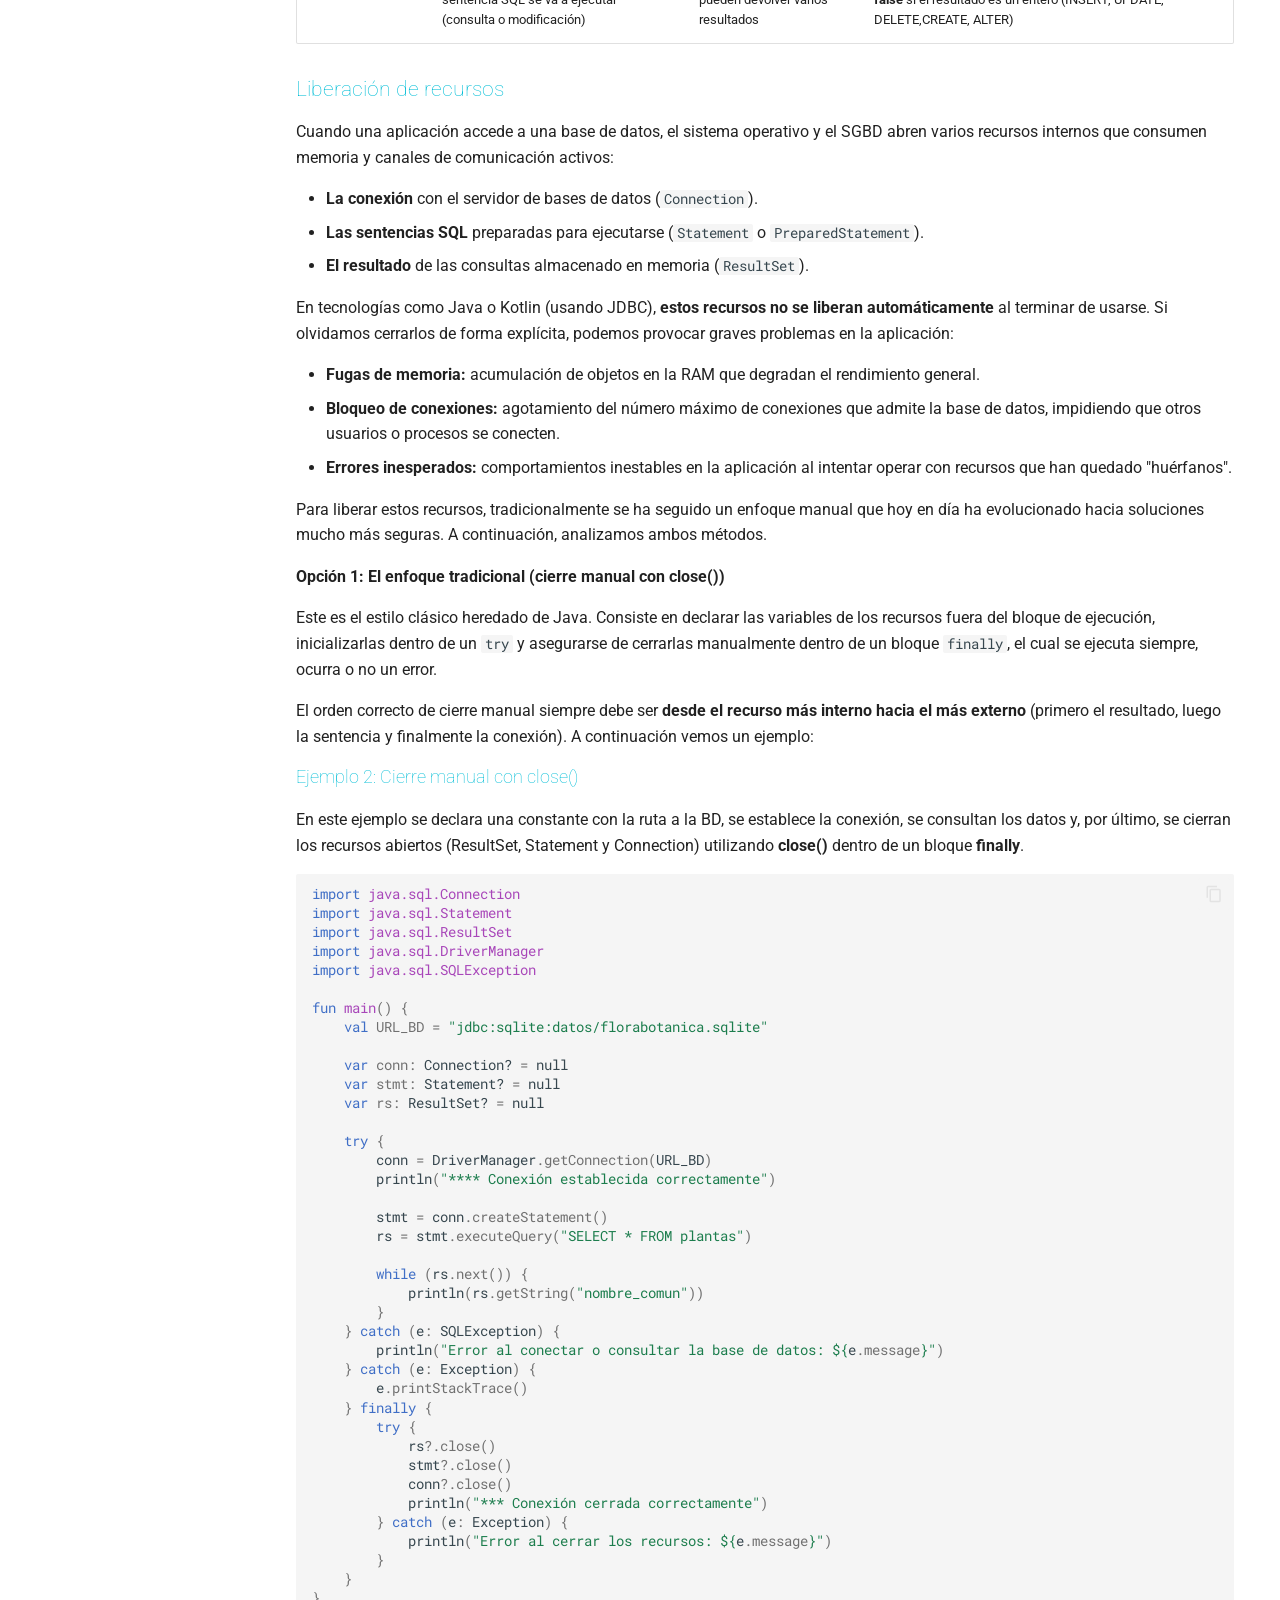
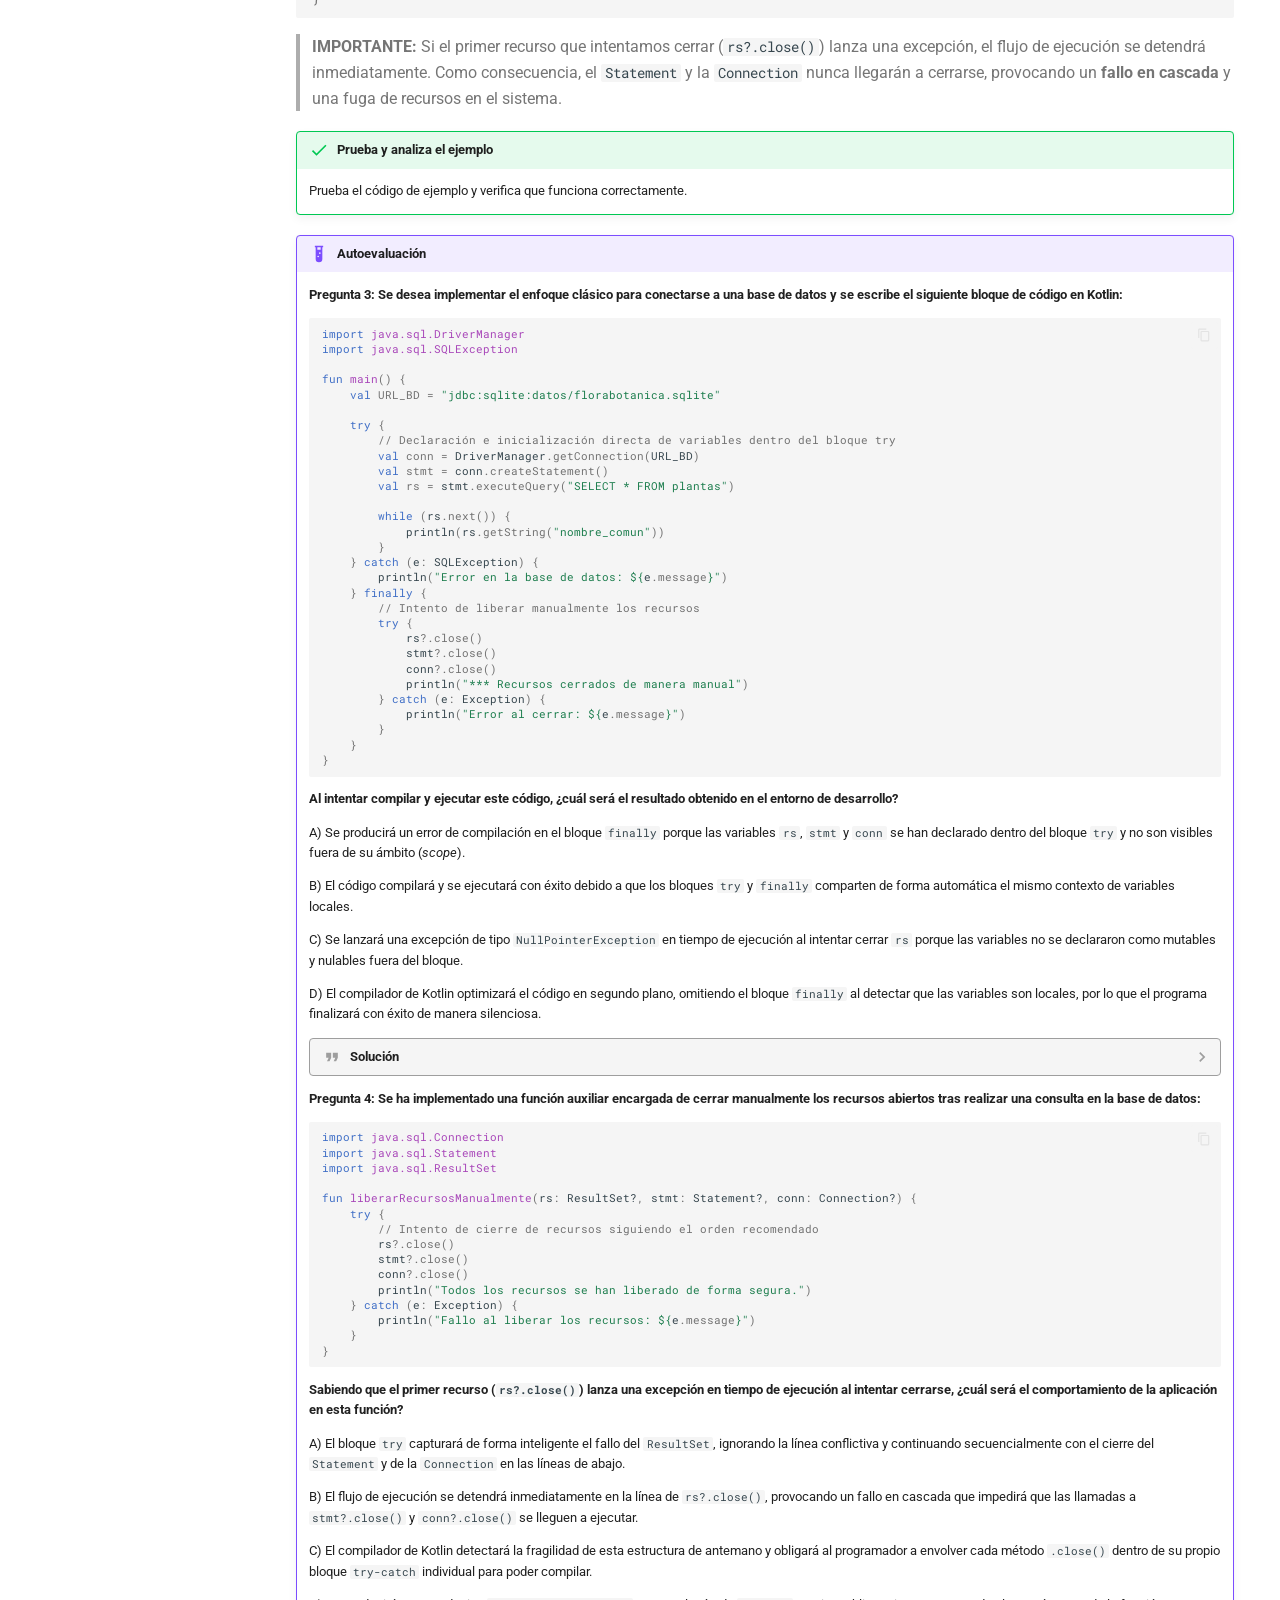
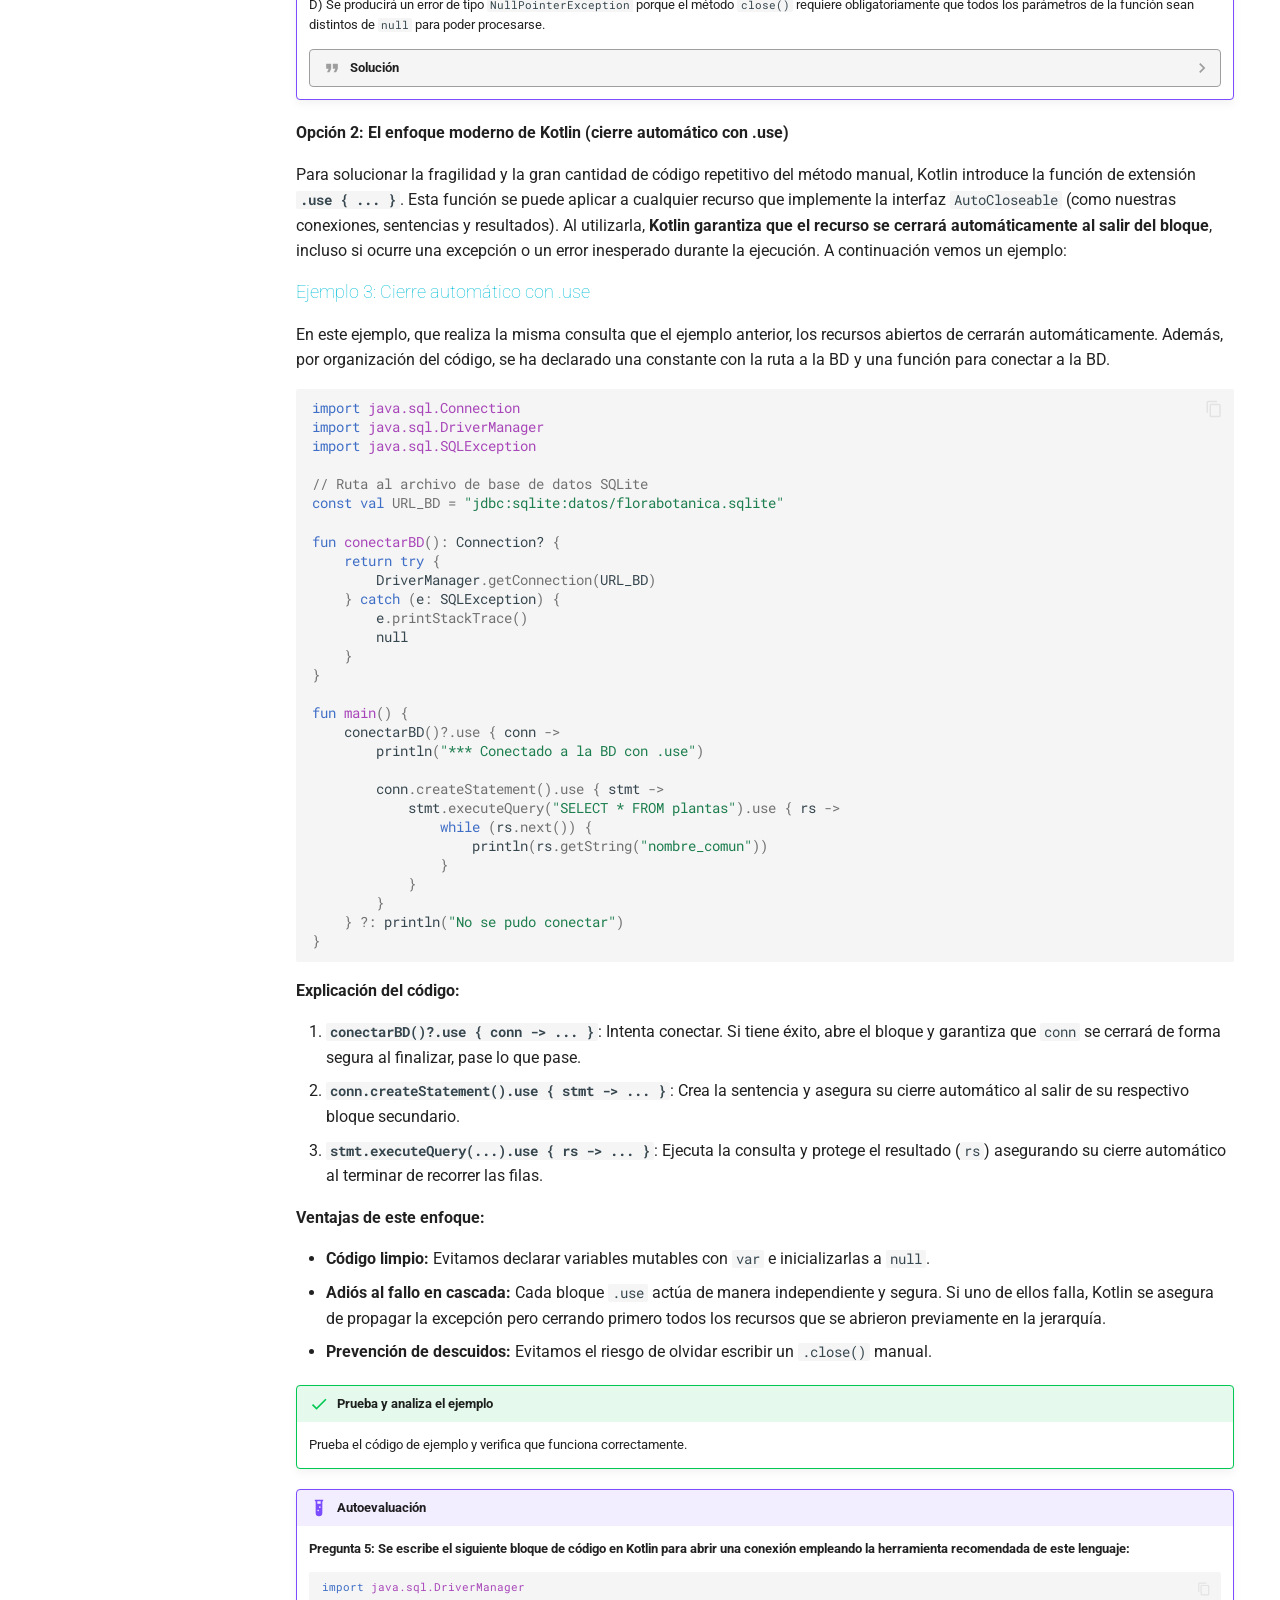
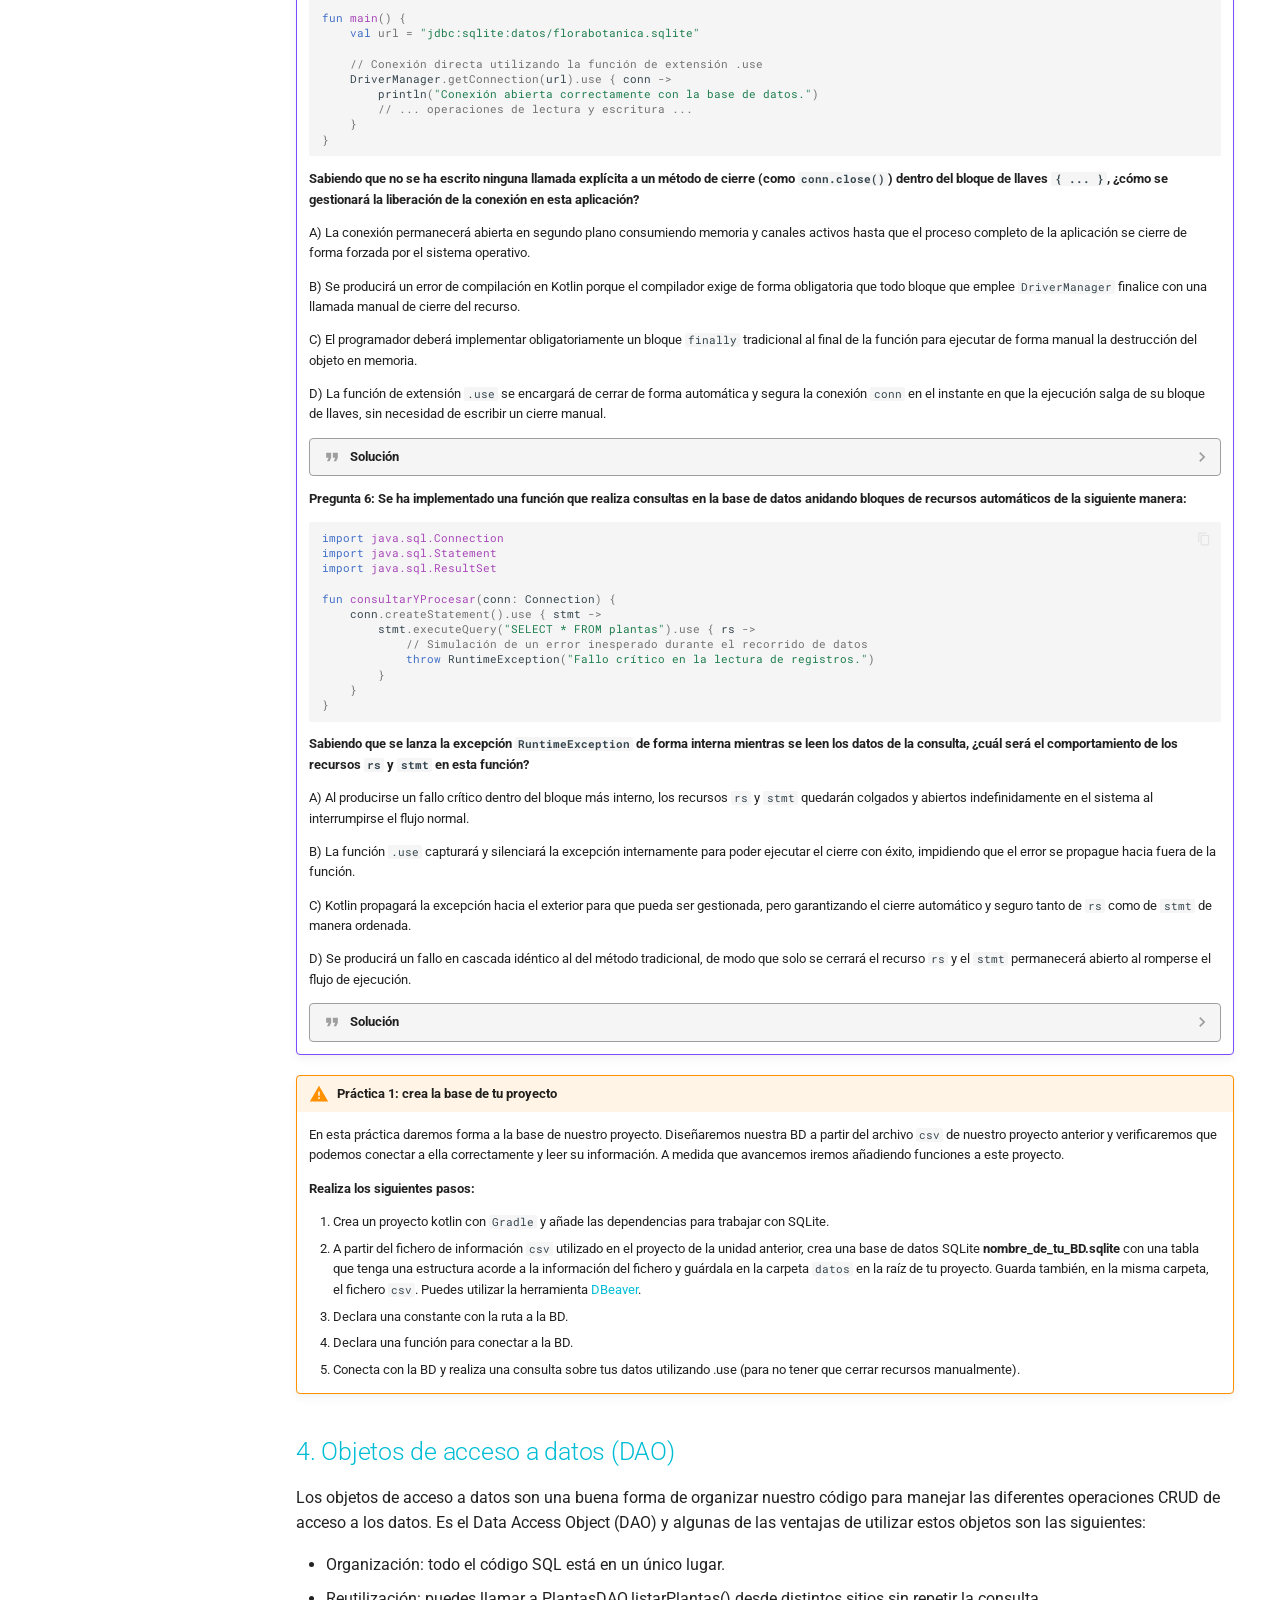
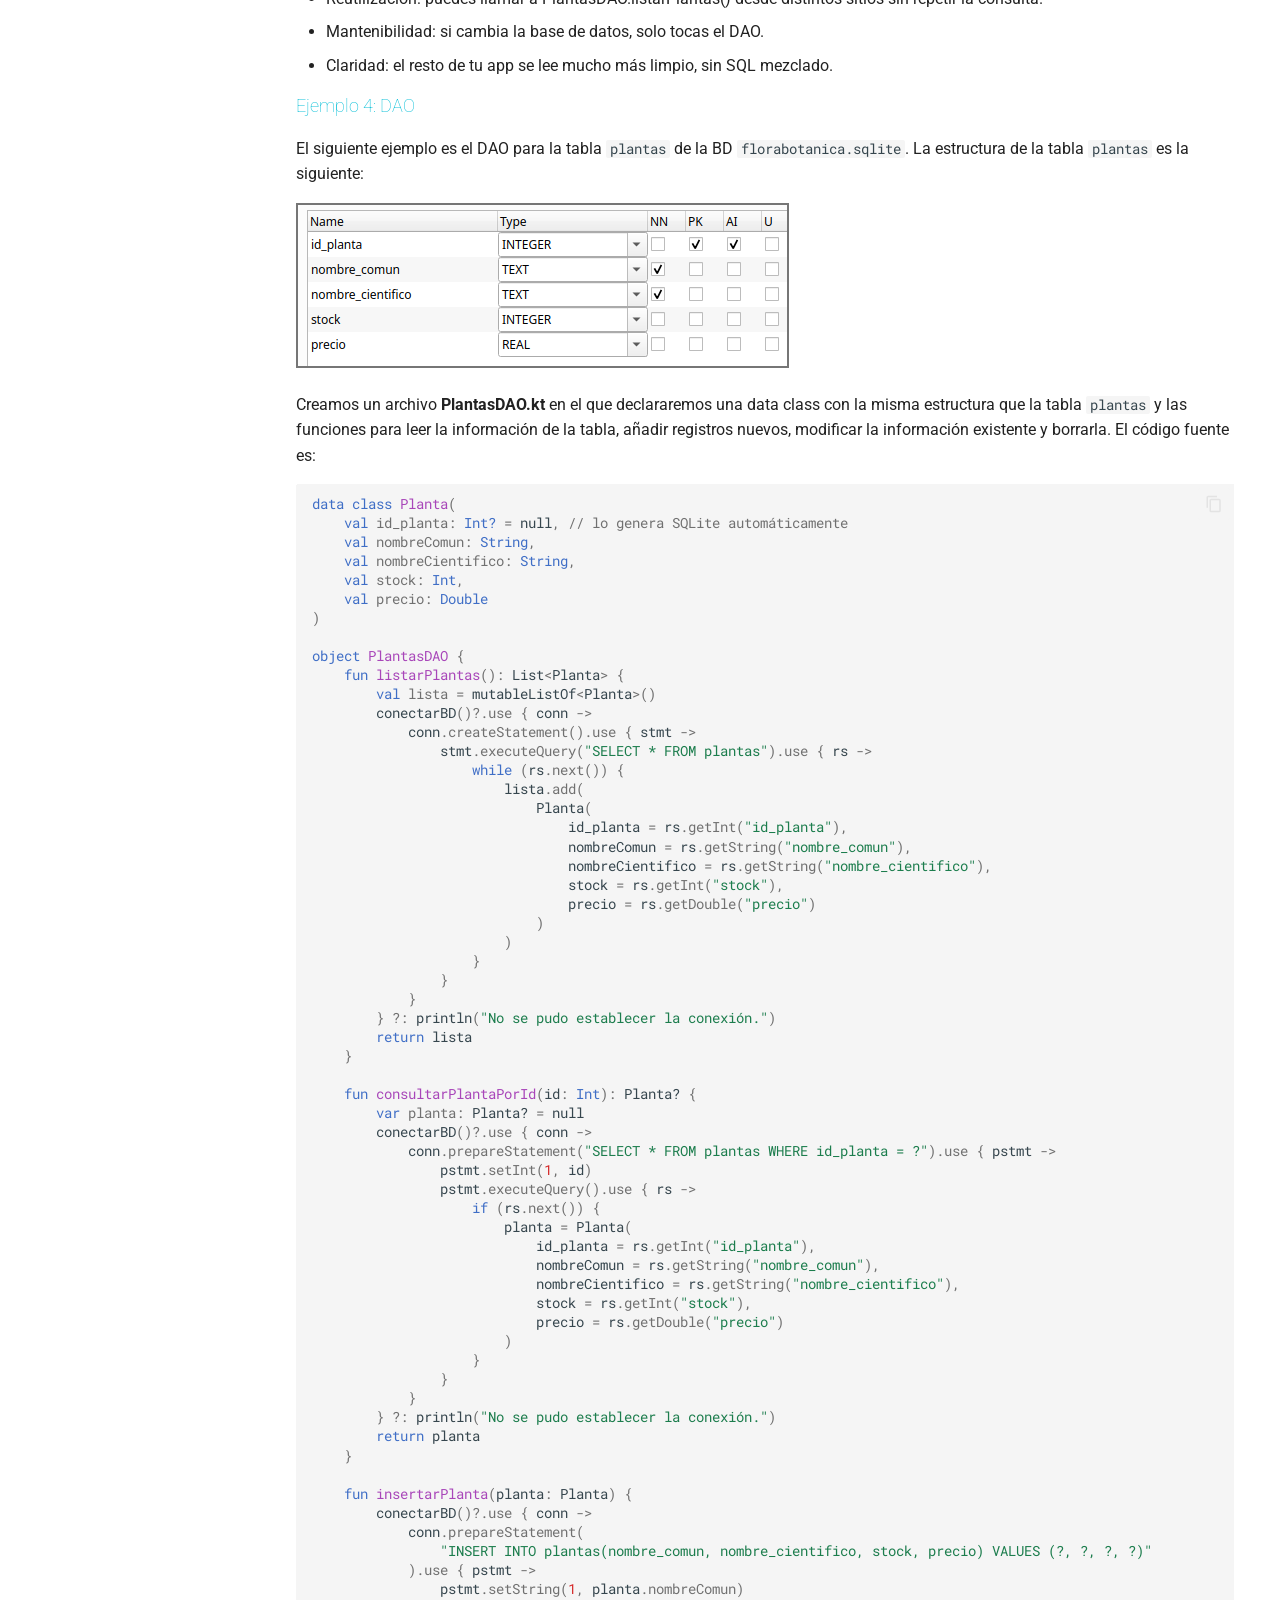
<file: RA2bd_rel.html>
<!doctype html>
<html lang="es" class="no-js">
  <head>
    
      <meta charset="utf-8">
      <meta name="viewport" content="width=device-width,initial-scale=1">
      
      
        <meta name="author" content="Begoña Paterna">
      
      
        <link rel="canonical" href="https://bpaterna.github.io/acceso_datos2/RA2bd_rel.html">
      
      
        <link rel="prev" href="RA1ficheros.html">
      
      
        <link rel="next" href="RA6componentes.html">
      
      
        
      
      
      <link rel="icon" href="assets/images/favicon.png">
      <meta name="generator" content="mkdocs-1.6.1, mkdocs-material-9.7.7">
    
    
      
        <title>RA2. Acceso a BD relacionales - Acceso a datos</title>
      
    
    
      <link rel="stylesheet" href="assets/stylesheets/main.ec1eaa64.min.css">
      
        
        <link rel="stylesheet" href="assets/stylesheets/palette.ab4e12ef.min.css">
      
      


    
    
      
    
    
      
        
        
        <link rel="preconnect" href="https://fonts.gstatic.com" crossorigin>
        <link rel="stylesheet" href="https://fonts.googleapis.com/css?family=Roboto:300,300i,400,400i,700,700i%7CRoboto+Mono:400,400i,700,700i&display=fallback">
        <style>:root{--md-text-font:"Roboto";--md-code-font:"Roboto Mono"}</style>
      
    
    
      <link rel="stylesheet" href="stylesheets/extra.css">
    
    <script>__md_scope=new URL(".",location),__md_hash=e=>[...e].reduce(((e,_)=>(e<<5)-e+_.charCodeAt(0)),0),__md_get=(e,_=localStorage,t=__md_scope)=>JSON.parse(_.getItem(t.pathname+"."+e)),__md_set=(e,_,t=localStorage,a=__md_scope)=>{try{t.setItem(a.pathname+"."+e,JSON.stringify(_))}catch(e){}}</script>
    
      

    
    
  </head>
  
  
    
    
    
    
    
    <body dir="ltr" data-md-color-scheme="default" data-md-color-primary="cyan" data-md-color-accent="indigo">
  
    
    <input class="md-toggle" data-md-toggle="drawer" type="checkbox" id="__drawer" autocomplete="off">
    <input class="md-toggle" data-md-toggle="search" type="checkbox" id="__search" autocomplete="off">
    <label class="md-overlay" for="__drawer"></label>
    <div data-md-component="skip">
      
        
        <a href="#ra2-acceso-a-bases-de-datos-relacionales" class="md-skip">
          Saltar a contenido
        </a>
      
    </div>
    <div data-md-component="announce">
      
    </div>
    
    
      

  

<header class="md-header md-header--shadow" data-md-component="header">
  <nav class="md-header__inner md-grid" aria-label="Cabecera">
    <a href="index.html" title="Acceso a datos" class="md-header__button md-logo" aria-label="Acceso a datos" data-md-component="logo">
      
  
  <svg xmlns="http://www.w3.org/2000/svg" viewBox="0 0 24 24"><path d="M12 8a3 3 0 0 0 3-3 3 3 0 0 0-3-3 3 3 0 0 0-3 3 3 3 0 0 0 3 3m0 3.54C9.64 9.35 6.5 8 3 8v11c3.5 0 6.64 1.35 9 3.54 2.36-2.19 5.5-3.54 9-3.54V8c-3.5 0-6.64 1.35-9 3.54"/></svg>

    </a>
    <label class="md-header__button md-icon" for="__drawer">
      
      <svg xmlns="http://www.w3.org/2000/svg" viewBox="0 0 24 24"><path d="M3 6h18v2H3zm0 5h18v2H3zm0 5h18v2H3z"/></svg>
    </label>
    <div class="md-header__title" data-md-component="header-title">
      <div class="md-header__ellipsis">
        <div class="md-header__topic">
          <span class="md-ellipsis">
            Acceso a datos
          </span>
        </div>
        <div class="md-header__topic" data-md-component="header-topic">
          <span class="md-ellipsis">
            
              RA2. Acceso a BD relacionales
            
          </span>
        </div>
      </div>
    </div>
    
      
    
    
    
    
      
      
        <label class="md-header__button md-icon" for="__search">
          
          <svg xmlns="http://www.w3.org/2000/svg" viewBox="0 0 24 24"><path d="M9.5 3A6.5 6.5 0 0 1 16 9.5c0 1.61-.59 3.09-1.56 4.23l.27.27h.79l5 5-1.5 1.5-5-5v-.79l-.27-.27A6.52 6.52 0 0 1 9.5 16 6.5 6.5 0 0 1 3 9.5 6.5 6.5 0 0 1 9.5 3m0 2C7 5 5 7 5 9.5S7 14 9.5 14 14 12 14 9.5 12 5 9.5 5"/></svg>
        </label>
        <div class="md-search" data-md-component="search" role="dialog">
  <label class="md-search__overlay" for="__search"></label>
  <div class="md-search__inner" role="search">
    <form class="md-search__form" name="search">
      <input type="text" class="md-search__input" name="query" aria-label="Búsqueda" placeholder="Búsqueda" autocapitalize="off" autocorrect="off" autocomplete="off" spellcheck="false" data-md-component="search-query" required>
      <label class="md-search__icon md-icon" for="__search">
        
        <svg xmlns="http://www.w3.org/2000/svg" viewBox="0 0 24 24"><path d="M9.5 3A6.5 6.5 0 0 1 16 9.5c0 1.61-.59 3.09-1.56 4.23l.27.27h.79l5 5-1.5 1.5-5-5v-.79l-.27-.27A6.52 6.52 0 0 1 9.5 16 6.5 6.5 0 0 1 3 9.5 6.5 6.5 0 0 1 9.5 3m0 2C7 5 5 7 5 9.5S7 14 9.5 14 14 12 14 9.5 12 5 9.5 5"/></svg>
        
        <svg xmlns="http://www.w3.org/2000/svg" viewBox="0 0 24 24"><path d="M20 11v2H8l5.5 5.5-1.42 1.42L4.16 12l7.92-7.92L13.5 5.5 8 11z"/></svg>
      </label>
      <nav class="md-search__options" aria-label="Buscar">
        
        <button type="reset" class="md-search__icon md-icon" title="Limpiar" aria-label="Limpiar" tabindex="-1">
          
          <svg xmlns="http://www.w3.org/2000/svg" viewBox="0 0 24 24"><path d="M19 6.41 17.59 5 12 10.59 6.41 5 5 6.41 10.59 12 5 17.59 6.41 19 12 13.41 17.59 19 19 17.59 13.41 12z"/></svg>
        </button>
      </nav>
      
        <div class="md-search__suggest" data-md-component="search-suggest"></div>
      
    </form>
    <div class="md-search__output">
      <div class="md-search__scrollwrap" tabindex="0" data-md-scrollfix>
        <div class="md-search-result" data-md-component="search-result">
          <div class="md-search-result__meta">
            Inicializando búsqueda
          </div>
          <ol class="md-search-result__list" role="presentation"></ol>
        </div>
      </div>
    </div>
  </div>
</div>
      
    
    
  </nav>
  
</header>
    
    <div class="md-container" data-md-component="container">
      
      
        
          
        
      
      <main class="md-main" data-md-component="main">
        <div class="md-main__inner md-grid">
          
            
              
              <div class="md-sidebar md-sidebar--primary" data-md-component="sidebar" data-md-type="navigation" >
                <div class="md-sidebar__scrollwrap">
                  <div class="md-sidebar__inner">
                    



  

<nav class="md-nav md-nav--primary md-nav--integrated" aria-label="Navegación" data-md-level="0">
  <label class="md-nav__title" for="__drawer">
    <a href="index.html" title="Acceso a datos" class="md-nav__button md-logo" aria-label="Acceso a datos" data-md-component="logo">
      
  
  <svg xmlns="http://www.w3.org/2000/svg" viewBox="0 0 24 24"><path d="M12 8a3 3 0 0 0 3-3 3 3 0 0 0-3-3 3 3 0 0 0-3 3 3 3 0 0 0 3 3m0 3.54C9.64 9.35 6.5 8 3 8v11c3.5 0 6.64 1.35 9 3.54 2.36-2.19 5.5-3.54 9-3.54V8c-3.5 0-6.64 1.35-9 3.54"/></svg>

    </a>
    Acceso a datos
  </label>
  
  <ul class="md-nav__list" data-md-scrollfix>
    
      
      
  
  
  
  
    <li class="md-nav__item">
      <a href="index.html" class="md-nav__link">
        
  
  
  <span class="md-ellipsis">
    
  
    Presentación
  

    
  </span>
  
  

      </a>
    </li>
  

    
      
      
  
  
    
  
  
  
    
    
    
    
      
        
        
      
    
    
    <li class="md-nav__item md-nav__item--active md-nav__item--section md-nav__item--nested">
      
        
        
        <input class="md-nav__toggle md-toggle " type="checkbox" id="__nav_2" checked>
        
          
          <label class="md-nav__link" for="__nav_2" id="__nav_2_label" tabindex="">
            
  
  
  <span class="md-ellipsis">
    
  
    Contenidos
  

    
  </span>
  
  

            <span class="md-nav__icon md-icon"></span>
          </label>
        
        <nav class="md-nav" data-md-level="1" aria-labelledby="__nav_2_label" aria-expanded="true">
          <label class="md-nav__title" for="__nav_2">
            <span class="md-nav__icon md-icon"></span>
            
  
    Contenidos
  

          </label>
          <ul class="md-nav__list" data-md-scrollfix>
            
              
                
  
  
  
  
    <li class="md-nav__item">
      <a href="RA1ficheros.html" class="md-nav__link">
        
  
  
  <span class="md-ellipsis">
    
  
    RA1. Acceso a ficheros
  

    
  </span>
  
  

      </a>
    </li>
  

              
            
              
                
  
  
    
  
  
  
    <li class="md-nav__item md-nav__item--active">
      
      <input class="md-nav__toggle md-toggle" type="checkbox" id="__toc">
      
      
        
      
      
        <label class="md-nav__link md-nav__link--active" for="__toc">
          
  
  
  <span class="md-ellipsis">
    
  
    RA2. Acceso a BD relacionales
  

    
  </span>
  
  

          <span class="md-nav__icon md-icon"></span>
        </label>
      
      <a href="RA2bd_rel.html" class="md-nav__link md-nav__link--active">
        
  
  
  <span class="md-ellipsis">
    
  
    RA2. Acceso a BD relacionales
  

    
  </span>
  
  

      </a>
      
        

<nav class="md-nav md-nav--secondary" aria-label="Tabla de contenidos">
  
  
  
    
  
  
    <label class="md-nav__title" for="__toc">
      <span class="md-nav__icon md-icon"></span>
      Tabla de contenidos
    </label>
    <ul class="md-nav__list" data-md-component="toc" data-md-scrollfix>
      
        <li class="md-nav__item">
  <a href="#1-introduccion" class="md-nav__link">
    <span class="md-ellipsis">
      
        1. Introducción
      
    </span>
  </a>
  
</li>
      
        <li class="md-nav__item">
  <a href="#2-conexion-a-un-sgbd" class="md-nav__link">
    <span class="md-ellipsis">
      
        2. Conexión a un SGBD
      
    </span>
  </a>
  
</li>
      
        <li class="md-nav__item">
  <a href="#3-operaciones-sobre-la-bd" class="md-nav__link">
    <span class="md-ellipsis">
      
        3. Operaciones sobre la BD
      
    </span>
  </a>
  
</li>
      
        <li class="md-nav__item">
  <a href="#4-objetos-de-acceso-a-datos-dao" class="md-nav__link">
    <span class="md-ellipsis">
      
        4. Objetos de acceso a datos (DAO)
      
    </span>
  </a>
  
</li>
      
        <li class="md-nav__item">
  <a href="#5-transacciones-y-excepciones" class="md-nav__link">
    <span class="md-ellipsis">
      
        5. Transacciones y excepciones
      
    </span>
  </a>
  
</li>
      
        <li class="md-nav__item">
  <a href="#6-funciones-y-procedimientos-almacenados" class="md-nav__link">
    <span class="md-ellipsis">
      
        6. Funciones y procedimientos almacenados
      
    </span>
  </a>
  
</li>
      
    </ul>
  
</nav>
      
    </li>
  

              
            
              
                
  
  
  
  
    <li class="md-nav__item">
      <a href="RA5bd_doc.md" class="md-nav__link">
        
  
  
  <span class="md-ellipsis">
    
  
    RA5
  

    
  </span>
  
  

      </a>
    </li>
  

              
            
              
                
  
  
  
  
    <li class="md-nav__item">
      <a href="RA6componentes.html" class="md-nav__link">
        
  
  
  <span class="md-ellipsis">
    
  
    RA6. Componentes
  

    
  </span>
  
  

      </a>
    </li>
  

              
            
          </ul>
        </nav>
      
    </li>
  

    
      
      
  
  
  
  
    
    
    
    
      
        
        
      
    
    
    <li class="md-nav__item md-nav__item--section md-nav__item--nested">
      
        
        
        <input class="md-nav__toggle md-toggle " type="checkbox" id="__nav_3" >
        
          
          <label class="md-nav__link" for="__nav_3" id="__nav_3_label" tabindex="">
            
  
  
  <span class="md-ellipsis">
    
  
    Material adicional
  

    
  </span>
  
  

            <span class="md-nav__icon md-icon"></span>
          </label>
        
        <nav class="md-nav" data-md-level="1" aria-labelledby="__nav_3_label" aria-expanded="false">
          <label class="md-nav__title" for="__nav_3">
            <span class="md-nav__icon md-icon"></span>
            
  
    Material adicional
  

          </label>
          <ul class="md-nav__list" data-md-scrollfix>
            
              
                
  
  
  
  
    <li class="md-nav__item">
      <a href="propuestas.html" class="md-nav__link">
        
  
  
  <span class="md-ellipsis">
    
  
    Propuestas
  

    
  </span>
  
  

      </a>
    </li>
  

              
            
              
                
  
  
  
  
    <li class="md-nav__item">
      <a href="kotlin.html" class="md-nav__link">
        
  
  
  <span class="md-ellipsis">
    
  
    Kotlin
  

    
  </span>
  
  

      </a>
    </li>
  

              
            
              
                
  
  
  
  
    <li class="md-nav__item">
      <a href="docker.html" class="md-nav__link">
        
  
  
  <span class="md-ellipsis">
    
  
    Docker
  

    
  </span>
  
  

      </a>
    </li>
  

              
            
              
                
  
  
  
  
    <li class="md-nav__item">
      <a href="dbeaver.html" class="md-nav__link">
        
  
  
  <span class="md-ellipsis">
    
  
    DBeaver
  

    
  </span>
  
  

      </a>
    </li>
  

              
            
          </ul>
        </nav>
      
    </li>
  

    
  </ul>
</nav>
                  </div>
                </div>
              </div>
            
            
          
          
            <div class="md-content" data-md-component="content">
              
              <article class="md-content__inner md-typeset">
                
                  



<h1 id="ra2-acceso-a-bases-de-datos-relacionales">RA2. Acceso a Bases de Datos relacionales<a class="headerlink" href="#ra2-acceso-a-bases-de-datos-relacionales" title="Permanent link">&para;</a></h1>
<div class="admonition info">
<p class="admonition-title">RA2</p>
<p>Desarrolla aplicaciones que gestionan información almacenada en bases de datos relacionales identificando y utilizando mecanismos de conexión.</p>
</div>
<p><span class="mi_h3">Revisiones</span></p>
<table>
<thead>
<tr>
<th>Revisión</th>
<th>Fecha</th>
<th>Descripción</th>
</tr>
</thead>
<tbody>
<tr>
<td>1.0</td>
<td>12-08-2026</td>
<td>Adaptación de los materiales a markdown</td>
</tr>
<tr>
<td>1.1</td>
<td>19-08-2026</td>
<td>Ampliación con preguntas de autoevaluación</td>
</tr>
</tbody>
</table>
<h2 id="1-introduccion">1. Introducción<a class="headerlink" href="#1-introduccion" title="Permanent link">&para;</a></h2>
<p>Las bases de datos relacionales son esenciales en el desarrollo de aplicaciones. Su integración con una aplicación requiere realizar una <strong>conexión</strong> al sistema gestor de base de datos (SGBD) desde el lenguaje de programación. Este tema se centra en cómo realizar esa conexión, cómo trabajar con datos mediante sentencias SQL y cómo aplicar buenas prácticas, como el cierre de recursos, el uso de transacciones y procedimientos almacenados.</p>
<p>Una <strong>base de datos relacional</strong> es un sistema de almacenamiento de información que <strong>organiza los datos en tablas</strong>. Cada tabla representa una entidad (por ejemplo, <strong>plantas o jardines</strong>) y está compuesta por filas y columnas, donde cada fila representa un registro único y cada columna contiene un atributo específico de ese registro. Estas bases de datos (BD) siguen el <strong>Modelo Relacional</strong> que permite establecer vínculos o <strong>relaciones entre diferentes tablas mediante claves primarias y foráneas</strong>, facilitando así la integridad, la coherencia y la eficiencia en el manejo de grandes volúmenes de datos.</p>
<p><strong>Ejemplo de tabla <code>plantas</code>:</strong></p>
<table>
<thead>
<tr>
<th style="text-align: left;">id_planta</th>
<th style="text-align: left;">nombre_comun</th>
<th style="text-align: left;">nombre_cientifico</th>
<th style="text-align: left;">stock</th>
<th style="text-align: left;">precio</th>
</tr>
</thead>
<tbody>
<tr>
<td style="text-align: left;">1</td>
<td style="text-align: left;">Aloe Vera</td>
<td style="text-align: left;">Aloe barbadensis miller</td>
<td style="text-align: left;">20</td>
<td style="text-align: left;">10.5</td>
</tr>
<tr>
<td style="text-align: left;">2</td>
<td style="text-align: left;">Lavanda</td>
<td style="text-align: left;">Lavandula angustifolia</td>
<td style="text-align: left;">40</td>
<td style="text-align: left;">4.75</td>
</tr>
</tbody>
</table>
<p><strong>Ejemplo de tabla <code>jardines</code>:</strong></p>
<table>
<thead>
<tr>
<th style="text-align: left;">id_jardin</th>
<th style="text-align: left;">nombre</th>
<th style="text-align: left;">ciudad</th>
</tr>
</thead>
<tbody>
<tr>
<td style="text-align: left;">1</td>
<td style="text-align: left;">Atenea</td>
<td style="text-align: left;">Castellón</td>
</tr>
<tr>
<td style="text-align: left;">2</td>
<td style="text-align: left;">Olimpo</td>
<td style="text-align: left;">Valencia</td>
</tr>
</tbody>
</table>
<p>La <strong>clave primaria (Primary Key)</strong> es una columna (o conjunto de columnas) que <strong>identifica de forma única</strong> cada fila de una tabla. En nuestro ejemplo:</p>
<ul>
<li><code>id_planta</code> es la clave primaria en la tabla <code>plantas</code>.</li>
<li><code>id_jardin</code> es la clave primaria en la tabla <code>jardines</code>.</li>
</ul>
<p>La <strong>clave foránea o clave ajena (Foreign Key)</strong> es una columna que <strong>hace referencia a una clave primaria de otra tabla</strong> para establecer una relación.</p>
<p>Si queremos registrar las plantas que tiene cada jardín, podemos utilizar una tabla intermedia llamada <code>jardines_plantas</code>. Esta tabla tendrá sus propias relaciones mediante claves foráneas:</p>
<ul>
<li>El campo <code>id_jardin</code> será una clave foránea que apunta al campo <code>id_jardin</code> de la tabla <code>jardines</code>.</li>
<li>El campo <code>id_planta</code> será una clave foránea que apunta al campo <code>id_planta</code> de la tabla <code>plantas</code>.</li>
</ul>
<p><strong>Ejemplo de tabla <code>jardines_plantas</code>:</strong></p>
<table>
<thead>
<tr>
<th style="text-align: left;">id_jardin</th>
<th style="text-align: left;">id_planta</th>
<th style="text-align: left;">cantidad</th>
</tr>
</thead>
<tbody>
<tr>
<td style="text-align: left;">1</td>
<td style="text-align: left;">1</td>
<td style="text-align: left;">8</td>
</tr>
<tr>
<td style="text-align: left;">1</td>
<td style="text-align: left;">2</td>
<td style="text-align: left;">12</td>
</tr>
</tbody>
</table>
<p>El lenguaje <strong>SQL (Structured Query Language)</strong> se utiliza para gestionar bases de datos relacionales ya que gracias a él se pueden crear, modificar, consultar y eliminar datos de forma sencilla y estandarizada. Es lo que se denomina <strong>CRUD</strong>, es decir, <strong>C</strong>reate (crear), <strong>R</strong>ead (Leer), <strong>U</strong>pdate (Actualizar) y <strong>D</strong>elete (Borrar). Esto lo convierte en la opción preferida para una amplia variedad de aplicaciones empresariales y tecnológicas.</p>
<p>Algunos de sus comandos básicos son:</p>
<ul>
<li><strong>SELECT</strong>: consultar datos</li>
<li><strong>INSERT</strong>: añadir registros</li>
<li><strong>UPDATE</strong>: modificar datos existentes</li>
<li><strong>DELETE</strong>: eliminar registros</li>
<li><strong>CREATE</strong>: definir tablas, claves, relaciones, etc.</li>
</ul>
<p>Un ejemplo sencillo de consulta podría ser:</p>
<div class="highlight"><pre><span></span><code><span class="k">SELECT</span><span class="w"> </span><span class="n">nombre</span><span class="w"> </span><span class="k">FROM</span><span class="w"> </span><span class="n">jardines</span><span class="w"> </span><span class="k">WHERE</span><span class="w"> </span><span class="n">ciudad</span><span class="w"> </span><span class="o">=</span><span class="w"> </span><span class="s1">'Valencia'</span><span class="p">;</span>
</code></pre></div>
<p><span class="mi_h3">Tipos de SGBD relacionales</span></p>
<p>Conocer qué <strong>tipo de gestor de base de datos</strong> se está utilizando es esencial para poder <strong>conectar</strong> correctamente desde una aplicación, ya que cada uno necesita su propio conector o driver. Podemos encontrar:</p>
<p><strong>1. Gestores independientes (cliente-servidor): PostgreSQL, MySQL, Oracle, SQL Server...</strong></p>
<ul>
<li>Sistemas robustos y escalables, ideales para entornos multi-usuario y aplicaciones web.</li>
<li>Requieren un servidor dedicado y una configuración más compleja.</li>
<li>Casos de uso: aplicaciones web, servicios empresariales, sistemas con alta demanda de acceso concurrente.</li>
</ul>
<p><strong>2. Gestores embebidos: SQLite, H2, Derby...</strong></p>
<ul>
<li>Base de datos ligera, sin servidor, ideal para aplicaciones móviles o de escritorio donde no se requiere gestión centralizada.</li>
<li>Fácil de configurar y desplegar, ya que la base de datos reside en un archivo local.</li>
<li>Casos de uso: aplicaciones de escritorio, móviles, prototipos, pruebas unitarias.</li>
</ul>
<h2 id="2-conexion-a-un-sgbd">2. Conexión a un SGBD<a class="headerlink" href="#2-conexion-a-un-sgbd" title="Permanent link">&para;</a></h2>
<p>Cuando desarrollamos aplicaciones que trabajan con información persistente, necesitamos acceder a BD para consultar, insertar, modificar o eliminar datos. Existen dos formas principales de hacerlo desde el código:</p>
<ul>
<li>Acceso mediante ORM (Object-Relational Mapping).</li>
<li>Acceso mediante conectores.</li>
</ul>
<p><span class="mi_h3">Acceso mediante ORM</span></p>
<p>Un <strong>ORM</strong> es una herramienta que permite trabajar con la base de datos como si fuera un conjunto de objetos, evitando tener que escribir directamente SQL. El <strong>ORM</strong> se encarga de mapear las tablas a clases y los registros a objetos, y traduce automáticamente las operaciones del código a consultas SQL. Es ideal para trabajar de forma más productiva en aplicaciones complejas. Sus principales características son:</p>
<ul>
<li>Se trabaja con clases en lugar de tablas SQL.</li>
<li>Ahorra mucho código repetitivo.</li>
<li>Ideal para proyectos medianos o grandes que requieren mantener muchas entidades.</li>
</ul>
<p><strong>Algunos ejemplos de ORMs</strong></p>
<table>
<thead>
<tr>
<th>ORM / Framework</th>
<th>Lenguaje</th>
<th>Descripción</th>
</tr>
</thead>
<tbody>
<tr>
<td>Hibernate</td>
<td>Java/Kotlin</td>
<td>El ORM más utilizado con JPA</td>
</tr>
<tr>
<td>Exposed</td>
<td>Kotlin</td>
<td>ORM ligero y expresivo creado por JetBrains</td>
</tr>
<tr>
<td>Spring Data JPA</td>
<td>Java/Kotlin</td>
<td>Abstracción que automatiza el acceso a datos</td>
</tr>
<tr>
<td>Room</td>
<td>Java/Kotlin</td>
<td>ORM oficial para bases de datos SQLite en Android</td>
</tr>
</tbody>
</table>
<p><strong>JPA</strong> (Java Persistence API) es una especificación estándar de Java que define cómo se deben mapear objetos Java (o Kotlin) a tablas de bases de datos relacionales. Es decir, permite gestionar la persistencia de datos de forma orientada a objetos, sin necesidad de escribir SQL directamente. Es el estándar utilizado por las herramientas ORM como Hibernate, EclipseLink, o Spring Data JPA.</p>
<p><span class="mi_h3">Acceso mediante conectores</span></p>
<p>Un <strong>conector</strong> (también llamado driver) es una librería software que permite que una aplicación se comunique con un gestor de base de datos (SGBD). Actúa como un puente entre nuestro código y la base de datos, traduciendo las instrucciones SQL a un lenguaje que el gestor puede entender y viceversa. Sin un conector, tu aplicación no podría comunicarse con la base de datos.</p>
<p>Una base de datos puede ser accedida desde diferentes orígenes o herramientas, siempre que tengamos:</p>
<ul>
<li>Las credenciales de acceso (usuario y contraseña)</li>
<li>El host/servidor donde se encuentra la base de datos</li>
<li>El motor de base de datos (PostgreSQL, MySQL, SQLite, etc.)</li>
<li>Los puertos habilitados y los permisos correctos</li>
</ul>
<p>Las principales formas de conectarse a una base de datos son las siguientes:</p>
<table>
<thead>
<tr>
<th>Medio de conexión</th>
<th>Descripción</th>
</tr>
</thead>
<tbody>
<tr>
<td>Aplicaciones de escritorio</td>
<td>Herramientas gráficas como <strong>DBeaver</strong>, <strong>pgAdmin</strong>, <strong>MySQL Workbench</strong>, <strong>DB Browser for SQLite</strong>. Permiten explorar, consultar y administrar BD de forma visual.</td>
</tr>
<tr>
<td>Aplicaciones desarrolladas en código</td>
<td>Programas en <strong>Kotlin</strong>, <strong>Java</strong>, <strong>Python</strong>, <strong>C#</strong>, etc., mediante <strong>conectores</strong> como <strong>JDBC</strong>, <strong>psycopg2</strong>, <strong>ODBC</strong>, etc. para acceder a BD desde código.</td>
</tr>
<tr>
<td>Línea de comandos</td>
<td>Clientes como <code>psql</code> (PostgreSQL), <code>mysql</code>, <code>sqlite3</code>. Permiten ejecutar comandos SQL directamente desde terminal.</td>
</tr>
<tr>
<td>Aplicaciones web</td>
<td>Sitios web que acceden a BD desde el backend (por ejemplo, en Spring Boot, Node.js, Django, etc.).</td>
</tr>
<tr>
<td>APIs REST o servidores intermedios</td>
<td>Servicios web que conectan la BD con otras aplicaciones, actuando como puente o capa de seguridad.</td>
</tr>
<tr>
<td>Aplicaciones móviles</td>
<td>Apps Android/iOS que acceden a BD locales (como <strong>SQLite</strong>) o remotas (vía <strong>Firebase</strong>, API REST, etc.).</td>
</tr>
<tr>
<td>Herramientas de integración de datos</td>
<td>Software como <strong>Talend</strong>, <strong>Pentaho</strong>, <strong>Apache Nifi</strong> para migrar, transformar o sincronizar datos entre sistemas.</td>
</tr>
</tbody>
</table>
<p>De todas las formas posibles de interactuar con una base de datos, nos vamos a centrar en el uso de <strong>conectores JDBC (Java Database Connectivity)</strong>. Una aplicación (escrita en Kotlin, Java u otro lenguaje) puede leer, insertar o modificar información almacenada en una base de datos relacional si previamente se ha conectado al sistema gestor de base de datos (SGBD). <strong>JDBC</strong> es una API estándar de Java (y compatible con Kotlin) que permite conectarse a una BD, enviar instrucciones SQL y procesar los resultados manualmente. Es el método de más bajo nivel, pero ofrece un control total sobre lo que ocurre en la BD. Es ideal para aprender los fundamentos del acceso a datos y aprenderlo ayuda a entender mejor lo que hace un ORM por debajo.</p>
<p>Sus principales características son:</p>
<ul>
<li>El programador escribe directamente las consultas SQL.</li>
<li>Requiere gestionar manualmente conexiones, sentencias y resultados.</li>
<li>Se necesita un driver específico (conector) para cada SGBD:</li>
</ul>
<p>A continuación se muestra su sintaxis general. Aunque puede variar según el SGBD con el que se trabaje. Por ejemplo en SQLite no se necesita usuario ni contraseña ya que es una base de datos local:</p>
<div class="highlight"><pre><span></span><code>jdbc:&lt;gestor&gt;://&lt;host&gt;:&lt;puerto&gt;/&lt;nombre_base_datos&gt;
</code></pre></div>
<p>También dependiendo del SGBD será necesario utilizar la dependencia adecuada en <strong>Gradle</strong> añadiendo las líneas correspondientes en el fichero <strong>build.gradle.kts</strong> dentro del bloque <code>dependencies { . . . }</code></p>
<p><strong>Algunos ejemplos de conectores según el SGBD</strong></p>
<table>
<thead>
<tr>
<th>SGBD</th>
<th>Conector (Driver JDBC)</th>
<th>URL de conexión típica</th>
<th>Dependencia Gradle</th>
</tr>
</thead>
<tbody>
<tr>
<td>PostgreSQL</td>
<td>org.postgresql.Driver</td>
<td>jdbc:postgresql://host:puerto/nombreBD</td>
<td>implementation("org.postgresql:postgresql:42.7.1")</td>
</tr>
<tr>
<td>MySQL</td>
<td>com.mysql.cj.jdbc.Driver</td>
<td>jdbc:mysql://host:puerto/nombreBD</td>
<td>implementation("com.mysql:mysql-connector-j:8.3.0")</td>
</tr>
<tr>
<td>SQLite (embebido)</td>
<td>org.sqlite.JDBC</td>
<td>jdbc:sqlite:ruta_archivo.sqlite</td>
<td>implementation("org.xerial:sqlite-jdbc:3.43.0.0")</td>
</tr>
</tbody>
</table>
<p><span class="mis_ejemplos">Ejemplo 1: Conexión a SQLite</span></p>
<p>El siguiente ejemplo muestra como conectar a una BD <strong>SQLite</strong> llamada <code>florabotanica.sqlite</code> que se encuentra en la carpeta <code>datos</code> dentro de un proyecto en <strong>Kotlin</strong>.</p>
<div class="highlight"><pre><span></span><code><span class="k">import</span><span class="w"> </span><span class="nn">java.io.File</span>
<span class="k">import</span><span class="w"> </span><span class="nn">java.sql.DriverManager</span>

<span class="kd">fun</span><span class="w"> </span><span class="nf">main</span><span class="p">()</span><span class="w"> </span><span class="p">{</span>
<span class="w">    </span><span class="kd">val</span><span class="w"> </span><span class="nv">dbPath</span><span class="w"> </span><span class="o">=</span><span class="w"> </span><span class="s">"datos/florabotanica.sqlite"</span>
<span class="w">    </span><span class="kd">val</span><span class="w"> </span><span class="nv">file</span><span class="w"> </span><span class="o">=</span><span class="w"> </span><span class="n">File</span><span class="p">(</span><span class="n">dbPath</span><span class="p">)</span>
<span class="w">    </span><span class="n">println</span><span class="p">(</span><span class="s">"Ruta absoluta de la BD: </span><span class="si">${</span><span class="n">file</span><span class="p">.</span><span class="na">absolutePath</span><span class="si">}</span><span class="s">"</span><span class="p">)</span>

<span class="w">    </span><span class="kd">val</span><span class="w"> </span><span class="nv">url</span><span class="w"> </span><span class="o">=</span><span class="w"> </span><span class="s">"jdbc:sqlite:</span><span class="si">${</span><span class="n">dbPath</span><span class="si">}</span><span class="s">"</span>
<span class="w">    </span><span class="n">DriverManager</span><span class="p">.</span><span class="na">getConnection</span><span class="p">(</span><span class="n">url</span><span class="p">).</span><span class="na">use</span><span class="w"> </span><span class="p">{</span><span class="w"> </span><span class="n">conn</span><span class="w"> </span><span class="o">-&gt;</span>
<span class="w">        </span><span class="n">println</span><span class="p">(</span><span class="s">"**** Conexión establecida correctamente"</span><span class="p">)</span>
<span class="w">    </span><span class="p">}</span>
<span class="p">}</span>
</code></pre></div>
<div class="admonition success">
<p class="admonition-title">Prueba y analiza el ejemplo</p>
<ol>
<li>Crea un proyecto kotlin con <code>Gradle</code> y añade las dependencias para trabajar con SQLite.</li>
<li>Descarga el fichero con la BD de ejemplo desde el siguiente enlace:
   <a florabotanica.sqlite="florabotanica.sqlite" href="recursos/florabotanica.sqlite">florabotanica.sqlite</a> y cópialo en una carpeta llamada <code>datos</code> que deberás crear en la raíz del proyecto de IntelliJ (al mismo nivel que la carpeta <code>src</code> y que el archivo <code>build.gradle.kts</code>).</li>
<li>Ejecuta el programa y verifica que la conexión con la BD se establece correctamente.</li>
</ol>
</div>
<div class="admonition example">
<p class="admonition-title">Autoevaluación</p>
<p><strong>Pregunta 1: Se intenta establecer una conexión a una base de datos local SQLite utilizando JDBC de la siguiente manera:</strong></p>
<div class="highlight"><pre><span></span><code><span class="k">import</span><span class="w"> </span><span class="nn">java.io.File</span>
<span class="k">import</span><span class="w"> </span><span class="nn">java.sql.DriverManager</span>

<span class="kd">fun</span><span class="w"> </span><span class="nf">main</span><span class="p">()</span><span class="w"> </span><span class="p">{</span>
<span class="w">    </span><span class="kd">val</span><span class="w"> </span><span class="nv">dbPath</span><span class="w"> </span><span class="o">=</span><span class="w"> </span><span class="s">"db_sistema/datos.sqlite"</span>
<span class="w">    </span><span class="kd">val</span><span class="w"> </span><span class="nv">url</span><span class="w"> </span><span class="o">=</span><span class="w"> </span><span class="s">"jdbc:sqlite:</span><span class="si">$</span><span class="n">dbPath</span><span class="s">"</span>

<span class="w">    </span><span class="c1">// Intento de conexión directa a la base de datos</span>
<span class="w">    </span><span class="n">DriverManager</span><span class="p">.</span><span class="na">getConnection</span><span class="p">(</span><span class="n">url</span><span class="p">).</span><span class="na">use</span><span class="w"> </span><span class="p">{</span><span class="w"> </span><span class="n">conn</span><span class="w"> </span><span class="o">-&gt;</span>
<span class="w">        </span><span class="n">println</span><span class="p">(</span><span class="s">"Conexión establecida con éxito."</span><span class="p">)</span>
<span class="w">    </span><span class="p">}</span>
<span class="p">}</span>
</code></pre></div>
<p><strong>Sabiendo que la carpeta llamada <code>db_sistema</code> no existe físicamente en el disco duro en el momento de iniciar el programa, ¿cuál será el comportamiento de la aplicación al ejecutarse?</strong></p>
<p>A) El driver JDBC de SQLite detectará la ausencia de la ruta y creará automáticamente tanto la carpeta <code>db_sistema</code> como el archivo <code>datos.sqlite</code> antes de abrir la conexión de manera transparente.</p>
<p>B) Se lanzará una excepción de tipo <code>SQLException</code> (causada internamente por un error de apertura de archivo tipo <code>SQLITE_CANTOPEN</code>) al no poder crear el archivo en una ruta inexistente, deteniendo la aplicación.</p>
<p>C) El programa se conectará correctamente y guardará los datos en la memoria RAM del sistema operativo, posponiendo la creación real del directorio <code>db_sistema</code> para cuando se apague la aplicación de forma ordenada.</p>
<p>D) Se producirá un error de compilación en Kotlin porque el driver <code>org.sqlite.JDBC</code> analiza estáticamente la cadena de la URL en tiempo de diseño y exige que todas las carpetas referenciadas existan en el disco.</p>
<details class="quote">
<summary>Solución</summary>
<p>❌ A) El motor embebido de SQLite tiene la capacidad de crear automáticamente el archivo físico final (<code>datos.sqlite</code>) si este no existe, pero <strong>no</strong> creará de forma automática las carpetas intermedias o directorios padres (como <code>db_sistema</code>) en el disco duro.</p>
<p>✅ B) Para poder instanciar el archivo físico de la base de datos, el sistema operativo requiere que el directorio contenedor exista previamente. Al no existir la carpeta <code>db_sistema</code>, SQLite fallará al intentar crear el archivo físico y arrojará una excepción <code>SQLException</code> (típicamente con el mensaje de error <code>SQLITE_CANTOPEN</code>). Para solucionarlo, se debe crear la carpeta contenedora en el código antes de la conexión usando, por ejemplo, <code>File("db_sistema").mkdirs()</code>.</p>
<p>❌ C) Al estar configurada la base de datos para residir en un archivo local en disco, SQLite requiere obligatoriamente poder abrir y escribir en dicho archivo físico para poder operar. El sistema no guardará los datos temporalmente en la memoria RAM de manera automática ante un fallo de disco, por lo que la excepción detendrá el programa de inmediato sin llegar a ejecutar el bloque interno.</p>
<p>❌ D) La URL de conexión JDBC es un simple parámetro de tipo <code>String</code>. Su validez y la existencia de los recursos que describe se comprueban únicamente en tiempo de ejecución (runtime), por lo que el compilador de Kotlin no detectará ningún error estático en esta línea de código.</p>
</details>
<p><strong>Pregunta 2: Se intenta establecer una conexión a un sistema gestor de bases de datos independiente de la siguiente manera:</strong></p>
<div class="highlight"><pre><span></span><code><span class="k">import</span><span class="w"> </span><span class="nn">java.sql.DriverManager</span>
<span class="k">import</span><span class="w"> </span><span class="nn">java.sql.SQLException</span>

<span class="kd">fun</span><span class="w"> </span><span class="nf">main</span><span class="p">()</span><span class="w"> </span><span class="p">{</span>
<span class="w">    </span><span class="c1">// Intento de conexión a un servidor MySQL local</span>
<span class="w">    </span><span class="kd">val</span><span class="w"> </span><span class="nv">url</span><span class="w"> </span><span class="o">=</span><span class="w"> </span><span class="s">"jdbc:mysql://localhost:3306/florabotanica"</span>
<span class="w">    </span><span class="kd">val</span><span class="w"> </span><span class="nv">usuario</span><span class="w"> </span><span class="o">=</span><span class="w"> </span><span class="s">"admin"</span>
<span class="w">    </span><span class="kd">val</span><span class="w"> </span><span class="nv">contrasenia</span><span class="w"> </span><span class="o">=</span><span class="w"> </span><span class="s">"1234"</span>

<span class="w">    </span><span class="n">DriverManager</span><span class="p">.</span><span class="na">getConnection</span><span class="p">(</span><span class="n">url</span><span class="p">,</span><span class="w"> </span><span class="n">usuario</span><span class="p">,</span><span class="w"> </span><span class="n">contrasenia</span><span class="p">).</span><span class="na">use</span><span class="w"> </span><span class="p">{</span><span class="w"> </span><span class="n">conn</span><span class="w"> </span><span class="o">-&gt;</span>
<span class="w">        </span><span class="n">println</span><span class="p">(</span><span class="s">"Conexión establecida con el servidor MySQL."</span><span class="p">)</span>
<span class="w">    </span><span class="p">}</span>
<span class="p">}</span>
</code></pre></div>
<p><strong>Sabiendo que el proyecto tiene configurada correctamente la dependencia de Gradle para MySQL, pero el servicio del servidor MySQL en la máquina local (<code>localhost</code>) se encuentra detenido (apagado), ¿cuál será el comportamiento de la aplicación al ejecutarse?</strong></p>
<p>A) El driver JDBC de MySQL levantará automáticamente una instancia ligera y embebida del servidor MySQL en segundo plano para poder simular la conexión local.</p>
<p>B) La aplicación se quedará bloqueada indefinidamente en un bucle de espera activa sin lanzar errores, esperando a que el usuario inicie manualmente el servidor MySQL en su sistema.</p>
<p>C) Se lanzará una excepción de tipo <code>SQLException</code> (indicando un fallo de conexión física o rechazo de puerto de red), deteniendo inmediatamente la ejecución del programa.</p>
<p>D) El programa compilará y completará su ejecución mostrando el mensaje de éxito por consola debido a que JDBC simula una conexión virtual temporal si detecta que el puerto de red está apagado.</p>
<details class="quote">
<summary>Solución</summary>
<p>❌ A) A diferencia de los gestores embebidos como SQLite, MySQL es un gestor de bases de datos robusto basado en una arquitectura cliente-servidor. Requiere un proceso de servidor dedicado y en ejecución; el driver cliente de JDBC no tiene la capacidad de levantar o arrancar el servicio del servidor por sí mismo.</p>
<p>❌ B) El intento de conexión a la red cuenta con un tiempo de espera límite por defecto (<em>timeout</em>). Si la conexión no se establece rápidamente, el driver desiste y lanza la excepción correspondiente; el programa nunca se quedará bloqueado indefinidamente en un bucle de espera.</p>
<p>✅ C) Al estar el servicio del servidor MySQL apagado, no hay ningún proceso escuchando en el puerto TCP <code>3306</code> de la máquina local. Cuando el driver intente abrir un canal de red físico, recibirá un rechazo de conexión (Connection refused) por parte del sistema de red, lo que se traducirá inmediatamente en una excepción de tipo <code>SQLException</code>, interrumpiendo la ejecución.</p>
<p>❌ D) JDBC no simula ni emula conexiones de manera virtual por defecto en tiempo de ejecución. Si el servidor físico de base de datos no está disponible para procesar la autenticación del usuario y la contraseña, la llamada a <code>DriverManager.getConnection</code> siempre fallará.</p>
</details>
</div>
<h2 id="3-operaciones-sobre-la-bd">3. Operaciones sobre la BD<a class="headerlink" href="#3-operaciones-sobre-la-bd" title="Permanent link">&para;</a></h2>
<p>En <strong>JDBC</strong> (Java Database Connectivity), las operaciones sobre la base de datos se realizan  utilizando los siguientes objetos y métodos:</p>
<ul>
<li>
<p><strong><code>Connection</code></strong>, establece el canal de comunicación con el SGBD (PostgreSQL, MySQL, etc.)</p>
</li>
<li>
<p>Los objetos <strong><code>Statement</code></strong> y <strong><code>PreparedStatement</code></strong> se <strong>utilizan</strong> para enviar consultas SQL desde el programa a la base de datos. A continuación se muestra una tabla con el uso de cada uno:</p>
</li>
</ul>
<table>
<thead>
<tr>
<th style="text-align: left;">Si necesitas...</th>
<th style="text-align: left;">Usa...</th>
</tr>
</thead>
<tbody>
<tr>
<td style="text-align: left;">Consultas estáticas o sin parámetros</td>
<td style="text-align: left;"><strong><code>Statement</code></strong></td>
</tr>
<tr>
<td style="text-align: left;">Consultas con datos dinámicos proporcionados por el usuario</td>
<td style="text-align: left;"><strong><code>PreparedStatement</code></strong></td>
</tr>
<tr>
<td style="text-align: left;">Seguridad garantizada frente a inyecciones SQL</td>
<td style="text-align: left;"><strong><code>PreparedStatement</code></strong></td>
</tr>
<tr>
<td style="text-align: left;">Ejecutar la misma consulta muchas veces con distintos valores</td>
<td style="text-align: left;"><strong><code>PreparedStatement</code></strong></td>
</tr>
<tr>
<td style="text-align: left;">Crear tablas (DDL) o sentencias SQL complejas que no cambian</td>
<td style="text-align: left;"><strong><code>Statement</code></strong></td>
</tr>
</tbody>
</table>
<blockquote>
<p>Aunque las interfaces de JDBC se llaman <strong><code>Statement</code></strong> y <strong><code>PreparedStatement</code></strong>, para obtener sus instancias desde la conexión del código utilizaremos los métodos correspondientes:</p>
<ul>
<li><code>val stmt = conexion.createStatement()</code></li>
<li><code>val pstmt = conexion.prepareStatement("SELECT...")</code></li>
</ul>
</blockquote>
<ul>
<li>Los métodos <strong>executeQuery()</strong>, <strong>executeUpdate()</strong> y <strong>execute()</strong> se utilizan para ejecutar sentencias SQL, pero se usan en contextos diferentes. A continuación se muestra una tabla con el uso de cada uno:</li>
</ul>
<table>
<thead>
<tr>
<th>Método</th>
<th>Uso principal</th>
<th>Tipo de sentencia SQL</th>
<th>Resultado que devuelve</th>
</tr>
</thead>
<tbody>
<tr>
<td><strong>executeQuery()</strong></td>
<td>Realizar consultas</td>
<td>SELECT</td>
<td>Objeto  <strong>ResultSet</strong> con el resultado de la consulta SQL. Permite recorrer fila a fila el conjunto de resultados, accediendo a cada campo por nombre o por posición</td>
</tr>
<tr>
<td><strong>executeUpdate()</strong></td>
<td>Realizar modificaciones</td>
<td>INSERT, UPDATE, DELETE, DDL (CREATE, DROP, etc.)</td>
<td>Entero con el número de filas afectadas</td>
</tr>
<tr>
<td><strong>execute()</strong></td>
<td>No se sabe de antemano qué tipo de sentencia SQL se va a ejecutar (consulta o modificación)</td>
<td>Sentencias SQL que pueden devolver varios resultados</td>
<td>Booleano <strong>true</strong> si el resultado es un ResultSet (SELECT) y <strong>false</strong> si el resultado es un entero (INSERT, UPDATE, DELETE,CREATE, ALTER)</td>
</tr>
</tbody>
</table>
<p><span class="mi_h3">Liberación de recursos</span></p>
<p>Cuando una aplicación accede a una base de datos, el sistema operativo y el SGBD abren varios recursos internos que consumen memoria y canales de comunicación activos:</p>
<ul>
<li><strong>La conexión</strong> con el servidor de bases de datos (<code>Connection</code>).</li>
<li><strong>Las sentencias SQL</strong> preparadas para ejecutarse (<code>Statement</code> o <code>PreparedStatement</code>).</li>
<li><strong>El resultado</strong> de las consultas almacenado en memoria (<code>ResultSet</code>).</li>
</ul>
<p>En tecnologías como Java o Kotlin (usando JDBC), <strong>estos recursos no se liberan automáticamente</strong> al terminar de usarse. Si olvidamos cerrarlos de forma explícita, podemos provocar graves problemas en la aplicación:</p>
<ul>
<li><strong>Fugas de memoria:</strong> acumulación de objetos en la RAM que degradan el rendimiento general.</li>
<li><strong>Bloqueo de conexiones:</strong> agotamiento del número máximo de conexiones que admite la base de datos, impidiendo que otros usuarios o procesos se conecten.</li>
<li><strong>Errores inesperados:</strong> comportamientos inestables en la aplicación al intentar operar con recursos que han quedado "huérfanos".</li>
</ul>
<p>Para liberar estos recursos, tradicionalmente se ha seguido un enfoque manual que hoy en día ha evolucionado hacia soluciones mucho más seguras. A continuación, analizamos ambos métodos.</p>
<p><strong>Opción 1: El enfoque tradicional (cierre manual con close())</strong></p>
<p>Este es el estilo clásico heredado de Java. Consiste en declarar las variables de los recursos fuera del bloque de ejecución, inicializarlas dentro de un <code>try</code> y asegurarse de cerrarlas manualmente dentro de un bloque <code>finally</code>, el cual se ejecuta siempre, ocurra o no un error.</p>
<p>El orden correcto de cierre manual siempre debe ser <strong>desde el recurso más interno hacia el más externo</strong> (primero el resultado, luego la sentencia y finalmente la conexión). A continuación vemos un ejemplo:</p>
<p><span class="mis_ejemplos">Ejemplo 2: Cierre manual con close()</span></p>
<p>En este ejemplo se declara una constante con la ruta a la BD, se establece la conexión, se consultan los datos y, por último, se cierran los recursos abiertos (ResultSet, Statement y Connection) utilizando <strong>close()</strong> dentro de un bloque <strong>finally</strong>.</p>
<div class="highlight"><pre><span></span><code><span class="k">import</span><span class="w"> </span><span class="nn">java.sql.Connection</span>
<span class="k">import</span><span class="w"> </span><span class="nn">java.sql.Statement</span>
<span class="k">import</span><span class="w"> </span><span class="nn">java.sql.ResultSet</span>
<span class="k">import</span><span class="w"> </span><span class="nn">java.sql.DriverManager</span>
<span class="k">import</span><span class="w"> </span><span class="nn">java.sql.SQLException</span>

<span class="kd">fun</span><span class="w"> </span><span class="nf">main</span><span class="p">()</span><span class="w"> </span><span class="p">{</span>
<span class="w">    </span><span class="kd">val</span><span class="w"> </span><span class="nv">URL_BD</span><span class="w"> </span><span class="o">=</span><span class="w"> </span><span class="s">"jdbc:sqlite:datos/florabotanica.sqlite"</span>

<span class="w">    </span><span class="kd">var</span><span class="w"> </span><span class="nv">conn</span><span class="p">:</span><span class="w"> </span><span class="n">Connection?</span><span class="w"> </span><span class="o">=</span><span class="w"> </span><span class="kc">null</span>
<span class="w">    </span><span class="kd">var</span><span class="w"> </span><span class="nv">stmt</span><span class="p">:</span><span class="w"> </span><span class="n">Statement?</span><span class="w"> </span><span class="o">=</span><span class="w"> </span><span class="kc">null</span>
<span class="w">    </span><span class="kd">var</span><span class="w"> </span><span class="nv">rs</span><span class="p">:</span><span class="w"> </span><span class="n">ResultSet?</span><span class="w"> </span><span class="o">=</span><span class="w"> </span><span class="kc">null</span>

<span class="w">    </span><span class="k">try</span><span class="w"> </span><span class="p">{</span>
<span class="w">        </span><span class="n">conn</span><span class="w"> </span><span class="o">=</span><span class="w"> </span><span class="n">DriverManager</span><span class="p">.</span><span class="na">getConnection</span><span class="p">(</span><span class="n">URL_BD</span><span class="p">)</span>
<span class="w">        </span><span class="n">println</span><span class="p">(</span><span class="s">"**** Conexión establecida correctamente"</span><span class="p">)</span>

<span class="w">        </span><span class="n">stmt</span><span class="w"> </span><span class="o">=</span><span class="w"> </span><span class="n">conn</span><span class="p">.</span><span class="na">createStatement</span><span class="p">()</span>
<span class="w">        </span><span class="n">rs</span><span class="w"> </span><span class="o">=</span><span class="w"> </span><span class="n">stmt</span><span class="p">.</span><span class="na">executeQuery</span><span class="p">(</span><span class="s">"SELECT * FROM plantas"</span><span class="p">)</span>

<span class="w">        </span><span class="k">while</span><span class="w"> </span><span class="p">(</span><span class="n">rs</span><span class="p">.</span><span class="na">next</span><span class="p">())</span><span class="w"> </span><span class="p">{</span>
<span class="w">            </span><span class="n">println</span><span class="p">(</span><span class="n">rs</span><span class="p">.</span><span class="na">getString</span><span class="p">(</span><span class="s">"nombre_comun"</span><span class="p">))</span>
<span class="w">        </span><span class="p">}</span>
<span class="w">    </span><span class="p">}</span><span class="w"> </span><span class="k">catch</span><span class="w"> </span><span class="p">(</span><span class="n">e</span><span class="p">:</span><span class="w"> </span><span class="n">SQLException</span><span class="p">)</span><span class="w"> </span><span class="p">{</span>
<span class="w">        </span><span class="n">println</span><span class="p">(</span><span class="s">"Error al conectar o consultar la base de datos: </span><span class="si">${</span><span class="n">e</span><span class="p">.</span><span class="na">message</span><span class="si">}</span><span class="s">"</span><span class="p">)</span>
<span class="w">    </span><span class="p">}</span><span class="w"> </span><span class="k">catch</span><span class="w"> </span><span class="p">(</span><span class="n">e</span><span class="p">:</span><span class="w"> </span><span class="n">Exception</span><span class="p">)</span><span class="w"> </span><span class="p">{</span>
<span class="w">        </span><span class="n">e</span><span class="p">.</span><span class="na">printStackTrace</span><span class="p">()</span>
<span class="w">    </span><span class="p">}</span><span class="w"> </span><span class="k">finally</span><span class="w"> </span><span class="p">{</span>
<span class="w">        </span><span class="k">try</span><span class="w"> </span><span class="p">{</span>
<span class="w">            </span><span class="n">rs</span><span class="o">?.</span><span class="na">close</span><span class="p">()</span>
<span class="w">            </span><span class="n">stmt</span><span class="o">?.</span><span class="na">close</span><span class="p">()</span>
<span class="w">            </span><span class="n">conn</span><span class="o">?.</span><span class="na">close</span><span class="p">()</span>
<span class="w">            </span><span class="n">println</span><span class="p">(</span><span class="s">"*** Conexión cerrada correctamente"</span><span class="p">)</span>
<span class="w">        </span><span class="p">}</span><span class="w"> </span><span class="k">catch</span><span class="w"> </span><span class="p">(</span><span class="n">e</span><span class="p">:</span><span class="w"> </span><span class="n">Exception</span><span class="p">)</span><span class="w"> </span><span class="p">{</span>
<span class="w">            </span><span class="n">println</span><span class="p">(</span><span class="s">"Error al cerrar los recursos: </span><span class="si">${</span><span class="n">e</span><span class="p">.</span><span class="na">message</span><span class="si">}</span><span class="s">"</span><span class="p">)</span>
<span class="w">        </span><span class="p">}</span>
<span class="w">    </span><span class="p">}</span>
<span class="p">}</span>
</code></pre></div>
<blockquote>
<p><strong>IMPORTANTE:</strong> Si el primer recurso que intentamos cerrar (<code>rs?.close()</code>) lanza una excepción, el flujo de ejecución se detendrá inmediatamente. Como consecuencia, el <code>Statement</code> y la <code>Connection</code> nunca llegarán a cerrarse, provocando un <strong>fallo en cascada</strong> y una fuga de recursos en el sistema.</p>
</blockquote>
<div class="admonition success">
<p class="admonition-title">Prueba y analiza el ejemplo</p>
<p>Prueba el código de ejemplo y verifica que funciona correctamente.</p>
</div>
<div class="admonition example">
<p class="admonition-title">Autoevaluación</p>
<p><strong>Pregunta 3: Se desea implementar el enfoque clásico para conectarse a una base de datos y se escribe el siguiente bloque de código en Kotlin:</strong></p>
<div class="highlight"><pre><span></span><code><span class="k">import</span><span class="w"> </span><span class="nn">java.sql.DriverManager</span>
<span class="k">import</span><span class="w"> </span><span class="nn">java.sql.SQLException</span>

<span class="kd">fun</span><span class="w"> </span><span class="nf">main</span><span class="p">()</span><span class="w"> </span><span class="p">{</span>
<span class="w">    </span><span class="kd">val</span><span class="w"> </span><span class="nv">URL_BD</span><span class="w"> </span><span class="o">=</span><span class="w"> </span><span class="s">"jdbc:sqlite:datos/florabotanica.sqlite"</span>

<span class="w">    </span><span class="k">try</span><span class="w"> </span><span class="p">{</span>
<span class="w">        </span><span class="c1">// Declaración e inicialización directa de variables dentro del bloque try</span>
<span class="w">        </span><span class="kd">val</span><span class="w"> </span><span class="nv">conn</span><span class="w"> </span><span class="o">=</span><span class="w"> </span><span class="n">DriverManager</span><span class="p">.</span><span class="na">getConnection</span><span class="p">(</span><span class="n">URL_BD</span><span class="p">)</span>
<span class="w">        </span><span class="kd">val</span><span class="w"> </span><span class="nv">stmt</span><span class="w"> </span><span class="o">=</span><span class="w"> </span><span class="n">conn</span><span class="p">.</span><span class="na">createStatement</span><span class="p">()</span>
<span class="w">        </span><span class="kd">val</span><span class="w"> </span><span class="nv">rs</span><span class="w"> </span><span class="o">=</span><span class="w"> </span><span class="n">stmt</span><span class="p">.</span><span class="na">executeQuery</span><span class="p">(</span><span class="s">"SELECT * FROM plantas"</span><span class="p">)</span>

<span class="w">        </span><span class="k">while</span><span class="w"> </span><span class="p">(</span><span class="n">rs</span><span class="p">.</span><span class="na">next</span><span class="p">())</span><span class="w"> </span><span class="p">{</span>
<span class="w">            </span><span class="n">println</span><span class="p">(</span><span class="n">rs</span><span class="p">.</span><span class="na">getString</span><span class="p">(</span><span class="s">"nombre_comun"</span><span class="p">))</span>
<span class="w">        </span><span class="p">}</span>
<span class="w">    </span><span class="p">}</span><span class="w"> </span><span class="k">catch</span><span class="w"> </span><span class="p">(</span><span class="n">e</span><span class="p">:</span><span class="w"> </span><span class="n">SQLException</span><span class="p">)</span><span class="w"> </span><span class="p">{</span>
<span class="w">        </span><span class="n">println</span><span class="p">(</span><span class="s">"Error en la base de datos: </span><span class="si">${</span><span class="n">e</span><span class="p">.</span><span class="na">message</span><span class="si">}</span><span class="s">"</span><span class="p">)</span>
<span class="w">    </span><span class="p">}</span><span class="w"> </span><span class="k">finally</span><span class="w"> </span><span class="p">{</span>
<span class="w">        </span><span class="c1">// Intento de liberar manualmente los recursos</span>
<span class="w">        </span><span class="k">try</span><span class="w"> </span><span class="p">{</span>
<span class="w">            </span><span class="n">rs</span><span class="o">?.</span><span class="na">close</span><span class="p">()</span>
<span class="w">            </span><span class="n">stmt</span><span class="o">?.</span><span class="na">close</span><span class="p">()</span>
<span class="w">            </span><span class="n">conn</span><span class="o">?.</span><span class="na">close</span><span class="p">()</span>
<span class="w">            </span><span class="n">println</span><span class="p">(</span><span class="s">"*** Recursos cerrados de manera manual"</span><span class="p">)</span>
<span class="w">        </span><span class="p">}</span><span class="w"> </span><span class="k">catch</span><span class="w"> </span><span class="p">(</span><span class="n">e</span><span class="p">:</span><span class="w"> </span><span class="n">Exception</span><span class="p">)</span><span class="w"> </span><span class="p">{</span>
<span class="w">            </span><span class="n">println</span><span class="p">(</span><span class="s">"Error al cerrar: </span><span class="si">${</span><span class="n">e</span><span class="p">.</span><span class="na">message</span><span class="si">}</span><span class="s">"</span><span class="p">)</span>
<span class="w">        </span><span class="p">}</span>
<span class="w">    </span><span class="p">}</span>
<span class="p">}</span>
</code></pre></div>
<p><strong>Al intentar compilar y ejecutar este código, ¿cuál será el resultado obtenido en el entorno de desarrollo?</strong></p>
<p>A) Se producirá un error de compilación en el bloque <code>finally</code> porque las variables <code>rs</code>, <code>stmt</code> y <code>conn</code> se han declarado dentro del bloque <code>try</code> y no son visibles fuera de su ámbito (<em>scope</em>).</p>
<p>B) El código compilará y se ejecutará con éxito debido a que los bloques <code>try</code> y <code>finally</code> comparten de forma automática el mismo contexto de variables locales.</p>
<p>C) Se lanzará una excepción de tipo <code>NullPointerException</code> en tiempo de ejecución al intentar cerrar <code>rs</code> porque las variables no se declararon como mutables y nulables fuera del bloque.</p>
<p>D) El compilador de Kotlin optimizará el código en segundo plano, omitiendo el bloque <code>finally</code> al detectar que las variables son locales, por lo que el programa finalizará con éxito de manera silenciosa.</p>
<details class="quote">
<summary>Solución</summary>
<p>✅ A) Las variables declaradas dentro de un bloque de ejecución (como el bloque <code>try</code>) tienen un ámbito (<em>scope</em>) restringido únicamente a ese bloque de código. Dado que el bloque <code>finally</code> es un entorno independiente, no tiene acceso a las variables creadas dentro del <code>try</code>. Por esta razón, el enfoque tradicional exige declarar las variables de recursos como nulables y mutables (<code>var</code>) fuera del bloque <code>try</code>, para poder inicializarlas dentro de este y cerrarlas de forma segura en el <code>finally</code>.</p>
<p>❌ B) El compilador de Kotlin (al igual que el de Java) aplica reglas estrictas de ámbito. Ninguna variable declarada dentro de las llaves de un <code>try</code> es visible o accesible desde el bloque <code>finally</code>.</p>
<p>❌ C) El programa no puede lanzar excepciones en tiempo de ejecución debido a que el código contiene errores de sintaxis graves (variables no declaradas en el ámbito del <code>finally</code>) que impiden que el proyecto llegue a compilarse con éxito.</p>
<p>❌ D) El compilador de Kotlin no realiza optimizaciones automáticas de cierre de recursos en segundo plano ni elimina bloques de código. Si el programador comete un error de ámbito de variables, el código simplemente fallará al compilar.</p>
</details>
<p><strong>Pregunta 4: Se ha implementado una función auxiliar encargada de cerrar manualmente los recursos abiertos tras realizar una consulta en la base de datos:</strong></p>
<div class="highlight"><pre><span></span><code><span class="k">import</span><span class="w"> </span><span class="nn">java.sql.Connection</span>
<span class="k">import</span><span class="w"> </span><span class="nn">java.sql.Statement</span>
<span class="k">import</span><span class="w"> </span><span class="nn">java.sql.ResultSet</span>

<span class="kd">fun</span><span class="w"> </span><span class="nf">liberarRecursosManualmente</span><span class="p">(</span><span class="n">rs</span><span class="p">:</span><span class="w"> </span><span class="n">ResultSet?</span><span class="p">,</span><span class="w"> </span><span class="n">stmt</span><span class="p">:</span><span class="w"> </span><span class="n">Statement?</span><span class="p">,</span><span class="w"> </span><span class="n">conn</span><span class="p">:</span><span class="w"> </span><span class="n">Connection?</span><span class="p">)</span><span class="w"> </span><span class="p">{</span>
<span class="w">    </span><span class="k">try</span><span class="w"> </span><span class="p">{</span>
<span class="w">        </span><span class="c1">// Intento de cierre de recursos siguiendo el orden recomendado</span>
<span class="w">        </span><span class="n">rs</span><span class="o">?.</span><span class="na">close</span><span class="p">()</span>
<span class="w">        </span><span class="n">stmt</span><span class="o">?.</span><span class="na">close</span><span class="p">()</span>
<span class="w">        </span><span class="n">conn</span><span class="o">?.</span><span class="na">close</span><span class="p">()</span>
<span class="w">        </span><span class="n">println</span><span class="p">(</span><span class="s">"Todos los recursos se han liberado de forma segura."</span><span class="p">)</span>
<span class="w">    </span><span class="p">}</span><span class="w"> </span><span class="k">catch</span><span class="w"> </span><span class="p">(</span><span class="n">e</span><span class="p">:</span><span class="w"> </span><span class="n">Exception</span><span class="p">)</span><span class="w"> </span><span class="p">{</span>
<span class="w">        </span><span class="n">println</span><span class="p">(</span><span class="s">"Fallo al liberar los recursos: </span><span class="si">${</span><span class="n">e</span><span class="p">.</span><span class="na">message</span><span class="si">}</span><span class="s">"</span><span class="p">)</span>
<span class="w">    </span><span class="p">}</span>
<span class="p">}</span>
</code></pre></div>
<p><strong>Sabiendo que el primer recurso (<code>rs?.close()</code>) lanza una excepción en tiempo de ejecución al intentar cerrarse, ¿cuál será el comportamiento de la aplicación en esta función?</strong></p>
<p>A) El bloque <code>try</code> capturará de forma inteligente el fallo del <code>ResultSet</code>, ignorando la línea conflictiva y continuando secuencialmente con el cierre del <code>Statement</code> y de la <code>Connection</code> en las líneas de abajo.</p>
<p>B) El flujo de ejecución se detendrá inmediatamente en la línea de <code>rs?.close()</code>, provocando un fallo en cascada que impedirá que las llamadas a <code>stmt?.close()</code> y <code>conn?.close()</code> se lleguen a ejecutar.</p>
<p>C) El compilador de Kotlin detectará la fragilidad de esta estructura de antemano y obligará al programador a envolver cada método <code>.close()</code> dentro de su propio bloque <code>try-catch</code> individual para poder compilar.</p>
<p>D) Se producirá un error de tipo <code>NullPointerException</code> porque el método <code>close()</code> requiere obligatoriamente que todos los parámetros de la función sean distintos de <code>null</code> para poder procesarse.</p>
<details class="quote">
<summary>Solución</summary>
<p>❌ A) Un bloque <code>try</code> convencional no tiene la capacidad de reanudar la ejecución en la línea siguiente después de que se ha producido una excepción. En cuanto una línea falla, el control del programa salta inmediatamente al bloque de captura <code>catch</code>.</p>
<p>✅ B) Este es el principal peligro del enfoque clásico (el fallo en cascada). Si el cierre del <code>ResultSet</code> (<code>rs?.close()</code>) genera un error y lanza una excepción, el resto de las líneas consecutivas dentro del <code>try</code> se omiten y el flujo de ejecución salta al bloque <code>catch</code>. Esto provoca que el <code>Statement</code> y la <code>Connection</code> permanezcan abiertos de forma indefinida en el sistema, generando una fuga de recursos.</p>
<p>❌ C) El compilador de Kotlin no fuerza la división en bloques <code>try-catch</code> individuales, ya que compilar llamadas secuenciales a métodos que arrojan excepciones es perfectamente válido. Es responsabilidad exclusiva del programador diseñar un código seguro o emplear alternativas modernas como <code>.use</code>.</p>
<p>❌ D) El operador de llamada segura <code>?.</code> de Kotlin (<code>rs?.close()</code>) comprueba automáticamente si el objeto es nulo. Si el recurso es <code>null</code>, simplemente se ignora la llamada y la ejecución continúa a la siguiente línea sin lanzar ninguna excepción de puntero nulo (<em>NullPointerException</em>).</p>
</details>
</div>
<p><strong>Opción 2: El enfoque moderno de Kotlin (cierre automático con .use)</strong></p>
<p>Para solucionar la fragilidad y la gran cantidad de código repetitivo del método manual, Kotlin introduce la función de extensión <strong><code>.use { ... }</code></strong>. Esta función se puede aplicar a cualquier recurso que implemente la interfaz <code>AutoCloseable</code> (como nuestras conexiones, sentencias y resultados). Al utilizarla, <strong>Kotlin garantiza que el recurso se cerrará automáticamente al salir del bloque</strong>, incluso si ocurre una excepción o un error inesperado durante la ejecución. A continuación vemos un ejemplo:</p>
<p><span class="mis_ejemplos">Ejemplo 3: Cierre automático con .use</span></p>
<p>En este ejemplo, que realiza la misma consulta que el ejemplo anterior, los recursos abiertos de cerrarán automáticamente. Además, por organización del código, se ha declarado una constante con la ruta a la BD y una función para conectar a la BD.</p>
<div class="highlight"><pre><span></span><code><span class="k">import</span><span class="w"> </span><span class="nn">java.sql.Connection</span>
<span class="k">import</span><span class="w"> </span><span class="nn">java.sql.DriverManager</span>
<span class="k">import</span><span class="w"> </span><span class="nn">java.sql.SQLException</span>

<span class="c1">// Ruta al archivo de base de datos SQLite</span>
<span class="kd">const</span><span class="w"> </span><span class="kd">val</span><span class="w"> </span><span class="nv">URL_BD</span><span class="w"> </span><span class="o">=</span><span class="w"> </span><span class="s">"jdbc:sqlite:datos/florabotanica.sqlite"</span>

<span class="kd">fun</span><span class="w"> </span><span class="nf">conectarBD</span><span class="p">():</span><span class="w"> </span><span class="n">Connection?</span><span class="w"> </span><span class="p">{</span>
<span class="w">    </span><span class="k">return</span><span class="w"> </span><span class="k">try</span><span class="w"> </span><span class="p">{</span>
<span class="w">        </span><span class="n">DriverManager</span><span class="p">.</span><span class="na">getConnection</span><span class="p">(</span><span class="n">URL_BD</span><span class="p">)</span>
<span class="w">    </span><span class="p">}</span><span class="w"> </span><span class="k">catch</span><span class="w"> </span><span class="p">(</span><span class="n">e</span><span class="p">:</span><span class="w"> </span><span class="n">SQLException</span><span class="p">)</span><span class="w"> </span><span class="p">{</span>
<span class="w">        </span><span class="n">e</span><span class="p">.</span><span class="na">printStackTrace</span><span class="p">()</span>
<span class="w">        </span><span class="kc">null</span>
<span class="w">    </span><span class="p">}</span>
<span class="p">}</span>

<span class="kd">fun</span><span class="w"> </span><span class="nf">main</span><span class="p">()</span><span class="w"> </span><span class="p">{</span>
<span class="w">    </span><span class="n">conectarBD</span><span class="p">()</span><span class="o">?.</span><span class="na">use</span><span class="w"> </span><span class="p">{</span><span class="w"> </span><span class="n">conn</span><span class="w"> </span><span class="o">-&gt;</span>
<span class="w">        </span><span class="n">println</span><span class="p">(</span><span class="s">"*** Conectado a la BD con .use"</span><span class="p">)</span>

<span class="w">        </span><span class="n">conn</span><span class="p">.</span><span class="na">createStatement</span><span class="p">().</span><span class="na">use</span><span class="w"> </span><span class="p">{</span><span class="w"> </span><span class="n">stmt</span><span class="w"> </span><span class="o">-&gt;</span>
<span class="w">            </span><span class="n">stmt</span><span class="p">.</span><span class="na">executeQuery</span><span class="p">(</span><span class="s">"SELECT * FROM plantas"</span><span class="p">).</span><span class="na">use</span><span class="w"> </span><span class="p">{</span><span class="w"> </span><span class="n">rs</span><span class="w"> </span><span class="o">-&gt;</span>
<span class="w">                </span><span class="k">while</span><span class="w"> </span><span class="p">(</span><span class="n">rs</span><span class="p">.</span><span class="na">next</span><span class="p">())</span><span class="w"> </span><span class="p">{</span>
<span class="w">                    </span><span class="n">println</span><span class="p">(</span><span class="n">rs</span><span class="p">.</span><span class="na">getString</span><span class="p">(</span><span class="s">"nombre_comun"</span><span class="p">))</span>
<span class="w">                </span><span class="p">}</span>
<span class="w">            </span><span class="p">}</span>
<span class="w">        </span><span class="p">}</span>
<span class="w">    </span><span class="p">}</span><span class="w"> </span><span class="o">?:</span><span class="w"> </span><span class="n">println</span><span class="p">(</span><span class="s">"No se pudo conectar"</span><span class="p">)</span>
<span class="p">}</span>
</code></pre></div>
<p><strong>Explicación del código:</strong></p>
<ol>
<li><strong><code>conectarBD()?.use { conn -&gt; ... }</code></strong>: Intenta conectar. Si tiene éxito, abre el bloque y garantiza que <code>conn</code> se cerrará de forma segura al finalizar, pase lo que pase.</li>
<li><strong><code>conn.createStatement().use { stmt -&gt; ... }</code></strong>: Crea la sentencia y asegura su cierre automático al salir de su respectivo bloque secundario.</li>
<li><strong><code>stmt.executeQuery(...).use { rs -&gt; ... }</code></strong>: Ejecuta la consulta y protege el resultado (<code>rs</code>) asegurando su cierre automático al terminar de recorrer las filas.</li>
</ol>
<p><strong>Ventajas de este enfoque:</strong></p>
<ul>
<li><strong>Código limpio:</strong> Evitamos declarar variables mutables con <code>var</code> e inicializarlas a <code>null</code>.</li>
<li><strong>Adiós al fallo en cascada:</strong> Cada bloque <code>.use</code> actúa de manera independiente y segura. Si uno de ellos falla, Kotlin se asegura de propagar la excepción pero cerrando primero todos los recursos que se abrieron previamente en la jerarquía.</li>
<li><strong>Prevención de descuidos:</strong> Evitamos el riesgo de olvidar escribir un <code>.close()</code> manual.</li>
</ul>
<div class="admonition success">
<p class="admonition-title">Prueba y analiza el ejemplo</p>
<p>Prueba el código de ejemplo y verifica que funciona correctamente.</p>
</div>
<div class="admonition example">
<p class="admonition-title">Autoevaluación</p>
<p><strong>Pregunta 5: Se escribe el siguiente bloque de código en Kotlin para abrir una conexión empleando la herramienta recomendada de este lenguaje:</strong></p>
<div class="highlight"><pre><span></span><code><span class="k">import</span><span class="w"> </span><span class="nn">java.sql.DriverManager</span>

<span class="kd">fun</span><span class="w"> </span><span class="nf">main</span><span class="p">()</span><span class="w"> </span><span class="p">{</span>
<span class="w">    </span><span class="kd">val</span><span class="w"> </span><span class="nv">url</span><span class="w"> </span><span class="o">=</span><span class="w"> </span><span class="s">"jdbc:sqlite:datos/florabotanica.sqlite"</span>

<span class="w">    </span><span class="c1">// Conexión directa utilizando la función de extensión .use</span>
<span class="w">    </span><span class="n">DriverManager</span><span class="p">.</span><span class="na">getConnection</span><span class="p">(</span><span class="n">url</span><span class="p">).</span><span class="na">use</span><span class="w"> </span><span class="p">{</span><span class="w"> </span><span class="n">conn</span><span class="w"> </span><span class="o">-&gt;</span>
<span class="w">        </span><span class="n">println</span><span class="p">(</span><span class="s">"Conexión abierta correctamente con la base de datos."</span><span class="p">)</span>
<span class="w">        </span><span class="c1">// ... operaciones de lectura y escritura ...</span>
<span class="w">    </span><span class="p">}</span>
<span class="p">}</span>
</code></pre></div>
<p><strong>Sabiendo que no se ha escrito ninguna llamada explícita a un método de cierre (como <code>conn.close()</code>) dentro del bloque de llaves <code>{ ... }</code>, ¿cómo se gestionará la liberación de la conexión en esta aplicación?</strong></p>
<p>A) La conexión permanecerá abierta en segundo plano consumiendo memoria y canales activos hasta que el proceso completo de la aplicación se cierre de forma forzada por el sistema operativo.</p>
<p>B) Se producirá un error de compilación en Kotlin porque el compilador exige de forma obligatoria que todo bloque que emplee <code>DriverManager</code> finalice con una llamada manual de cierre del recurso.</p>
<p>C) El programador deberá implementar obligatoriamente un bloque <code>finally</code> tradicional al final de la función para ejecutar de forma manual la destrucción del objeto en memoria.</p>
<p>D) La función de extensión <code>.use</code> se encargará de cerrar de forma automática y segura la conexión <code>conn</code> en el instante en que la ejecución salga de su bloque de llaves, sin necesidad de escribir un cierre manual.</p>
<details class="quote">
<summary>Solución</summary>
<p>❌ A) El propósito principal de la herramienta <code>.use</code> es evitar que las conexiones queden huérfanas o abiertas en memoria. No es necesario que el sistema operativo finalice el proceso para liberar la conexión.</p>
<p>❌ B) El código compilará y funcionará perfectamente. La función <code>.use</code> está disponible para cualquier clase de JDBC que implemente la interfaz de cierre automático y no requiere añadir código manual redundante.</p>
<p>❌ C) No es necesario mezclar bloques <code>finally</code> manuales cuando se emplea este enfoque moderno, ya que esta estructura automatiza todo el proceso de limpieza interna de forma transparente.</p>
<p>✅ D) Esta es la ventaja clave de la prevención de descuidos. Al utilizar la función de extensión <code>.use</code>, Kotlin se encarga de llamar internamente al método de cierre del recurso tan pronto como finalice la ejecución de su bloque asociado, evitando por completo el riesgo de que al programador se le olvide cerrar la conexión.</p>
</details>
<p><strong>Pregunta 6: Se ha implementado una función que realiza consultas en la base de datos anidando bloques de recursos automáticos de la siguiente manera:</strong></p>
<div class="highlight"><pre><span></span><code><span class="k">import</span><span class="w"> </span><span class="nn">java.sql.Connection</span>
<span class="k">import</span><span class="w"> </span><span class="nn">java.sql.Statement</span>
<span class="k">import</span><span class="w"> </span><span class="nn">java.sql.ResultSet</span>

<span class="kd">fun</span><span class="w"> </span><span class="nf">consultarYProcesar</span><span class="p">(</span><span class="n">conn</span><span class="p">:</span><span class="w"> </span><span class="n">Connection</span><span class="p">)</span><span class="w"> </span><span class="p">{</span>
<span class="w">    </span><span class="n">conn</span><span class="p">.</span><span class="na">createStatement</span><span class="p">().</span><span class="na">use</span><span class="w"> </span><span class="p">{</span><span class="w"> </span><span class="n">stmt</span><span class="w"> </span><span class="o">-&gt;</span>
<span class="w">        </span><span class="n">stmt</span><span class="p">.</span><span class="na">executeQuery</span><span class="p">(</span><span class="s">"SELECT * FROM plantas"</span><span class="p">).</span><span class="na">use</span><span class="w"> </span><span class="p">{</span><span class="w"> </span><span class="n">rs</span><span class="w"> </span><span class="o">-&gt;</span>
<span class="w">            </span><span class="c1">// Simulación de un error inesperado durante el recorrido de datos</span>
<span class="w">            </span><span class="k">throw</span><span class="w"> </span><span class="n">RuntimeException</span><span class="p">(</span><span class="s">"Fallo crítico en la lectura de registros."</span><span class="p">)</span>
<span class="w">        </span><span class="p">}</span>
<span class="w">    </span><span class="p">}</span>
<span class="p">}</span>
</code></pre></div>
<p><strong>Sabiendo que se lanza la excepción <code>RuntimeException</code> de forma interna mientras se leen los datos de la consulta, ¿cuál será el comportamiento de los recursos <code>rs</code> y <code>stmt</code> en esta función?</strong></p>
<p>A) Al producirse un fallo crítico dentro del bloque más interno, los recursos <code>rs</code> y <code>stmt</code> quedarán colgados y abiertos indefinidamente en el sistema al interrumpirse el flujo normal.</p>
<p>B) La función <code>.use</code> capturará y silenciará la excepción internamente para poder ejecutar el cierre con éxito, impidiendo que el error se propague hacia fuera de la función.</p>
<p>C) Kotlin propagará la excepción hacia el exterior para que pueda ser gestionada, pero garantizando el cierre automático y seguro tanto de <code>rs</code> como de <code>stmt</code> de manera ordenada.</p>
<p>D) Se producirá un fallo en cascada idéntico al del método tradicional, de modo que solo se cerrará el recurso <code>rs</code> y el <code>stmt</code> permanecerá abierto al romperse el flujo de ejecución.</p>
<details class="quote">
<summary>Solución</summary>
<p>❌ A) La función <code>.use</code> está diseñada precisamente para garantizar que los recursos se cierren pase lo que pase. Una excepción interna no impedirá que la limpieza de la memoria se lleve a cabo de forma efectiva.</p>
<p>❌ B) La función <code>.use</code> no oculta ni silencia los errores del programa. Su único cometido es asegurar la liberación del recurso; una vez cerrado este, permite que la excepción original siga su camino hacia arriba para que el resto de la aplicación pueda enterarse del fallo y gestionarlo.</p>
<p>✅ C) Esta es la ventaja de decirle adiós al fallo en cascada. Cada bloque <code>.use</code> actúa de manera segura e independiente. Al lanzarse la excepción en el bloque interno de <code>rs</code>, Kotlin cierra de inmediato el <code>ResultSet</code>. Al propagarse el error hacia el bloque padre, este detecta la salida de su bloque y cierra inmediatamente el <code>Statement</code> de forma ordenada en la jerarquía antes de permitir que la excepción continúe subiendo.</p>
<p>❌ D) El comportamiento del fallo en cascada (donde un error en un recurso impide cerrar los demás) es exclusivo del cierre manual tradicional en un único bloque <code>try</code>. El anidamiento con <code>.use</code> soluciona este problema por diseño.</p>
</details>
</div>
<div class="admonition warning">
<p class="admonition-title">Práctica 1: crea la base de tu proyecto</p>
<p>En esta práctica daremos forma a la base de nuestro proyecto. Diseñaremos nuestra BD a partir del archivo <code>csv</code> de nuestro proyecto anterior y verificaremos que podemos conectar a ella correctamente y leer su información. A medida que avancemos iremos añadiendo funciones a este proyecto.</p>
<p><strong>Realiza los siguientes pasos:</strong></p>
<ol>
<li>Crea un proyecto kotlin con <code>Gradle</code> y añade las dependencias para trabajar con SQLite.</li>
<li>A partir del fichero de información <code>csv</code> utilizado en el proyecto de la unidad anterior, crea una base de datos SQLite <strong>nombre_de_tu_BD.sqlite</strong> con una tabla que tenga una estructura acorde a la información del fichero y guárdala en la carpeta <code>datos</code> en la raíz de tu proyecto. Guarda también, en la misma carpeta, el fichero <code>csv</code>. Puedes utilizar la herramienta <a href="dbeaver.html">DBeaver</a>.</li>
<li>Declara una constante con la ruta a la BD. </li>
<li>Declara una función para conectar a la BD. </li>
<li>Conecta con la BD y realiza una consulta sobre tus datos utilizando .use (para no tener que cerrar recursos manualmente).</li>
</ol>
</div>
<h2 id="4-objetos-de-acceso-a-datos-dao">4. Objetos de acceso a datos (DAO)<a class="headerlink" href="#4-objetos-de-acceso-a-datos-dao" title="Permanent link">&para;</a></h2>
<p>Los objetos de acceso a datos son una buena forma de organizar nuestro código para manejar las diferentes operaciones CRUD de acceso a los datos. Es el Data Access Object (DAO) y algunas de las ventajas de utilizar estos objetos son las siguientes:</p>
<ul>
<li>Organización: todo el código SQL está en un único lugar.</li>
<li>Reutilización: puedes llamar a PlantasDAO.listarPlantas() desde distintos sitios sin repetir la consulta.</li>
<li>Mantenibilidad: si cambia la base de datos, solo tocas el DAO.</li>
<li>Claridad: el resto de tu app se lee mucho más limpio, sin SQL mezclado.</li>
</ul>
<p><span class="mis_ejemplos">Ejemplo 4: DAO</span></p>
<p>El siguiente ejemplo es el DAO para la tabla <code>plantas</code> de la BD <code>florabotanica.sqlite</code>. La estructura de la tabla <code>plantas</code> es la siguiente:</p>
<p><img class="con_borde" src="img/RA2/plantas.png" alt="DAO"></p>
<p>Creamos un archivo <strong>PlantasDAO.kt</strong> en el que declararemos una data class con la misma estructura que la tabla <code>plantas</code> y las funciones para leer la información de la tabla, añadir registros nuevos, modificar la información existente y borrarla. El código fuente es:</p>
<div class="highlight"><pre><span></span><code><span class="kd">data</span><span class="w"> </span><span class="kd">class</span><span class="w"> </span><span class="nc">Planta</span><span class="p">(</span>
<span class="w">    </span><span class="kd">val</span><span class="w"> </span><span class="nv">id_planta</span><span class="p">:</span><span class="w"> </span><span class="kt">Int?</span><span class="w"> </span><span class="o">=</span><span class="w"> </span><span class="kc">null</span><span class="p">,</span><span class="w"> </span><span class="c1">// lo genera SQLite automáticamente</span>
<span class="w">    </span><span class="kd">val</span><span class="w"> </span><span class="nv">nombreComun</span><span class="p">:</span><span class="w"> </span><span class="kt">String</span><span class="p">,</span>
<span class="w">    </span><span class="kd">val</span><span class="w"> </span><span class="nv">nombreCientifico</span><span class="p">:</span><span class="w"> </span><span class="kt">String</span><span class="p">,</span>
<span class="w">    </span><span class="kd">val</span><span class="w"> </span><span class="nv">stock</span><span class="p">:</span><span class="w"> </span><span class="kt">Int</span><span class="p">,</span>
<span class="w">    </span><span class="kd">val</span><span class="w"> </span><span class="nv">precio</span><span class="p">:</span><span class="w"> </span><span class="kt">Double</span>
<span class="p">)</span>

<span class="kd">object</span><span class="w"> </span><span class="nc">PlantasDAO</span><span class="w"> </span><span class="p">{</span>
<span class="w">    </span><span class="kd">fun</span><span class="w"> </span><span class="nf">listarPlantas</span><span class="p">():</span><span class="w"> </span><span class="n">List</span><span class="o">&lt;</span><span class="n">Planta</span><span class="o">&gt;</span><span class="w"> </span><span class="p">{</span>
<span class="w">        </span><span class="kd">val</span><span class="w"> </span><span class="nv">lista</span><span class="w"> </span><span class="o">=</span><span class="w"> </span><span class="n">mutableListOf</span><span class="o">&lt;</span><span class="n">Planta</span><span class="o">&gt;</span><span class="p">()</span>
<span class="w">        </span><span class="n">conectarBD</span><span class="p">()</span><span class="o">?.</span><span class="na">use</span><span class="w"> </span><span class="p">{</span><span class="w"> </span><span class="n">conn</span><span class="w"> </span><span class="o">-&gt;</span>
<span class="w">            </span><span class="n">conn</span><span class="p">.</span><span class="na">createStatement</span><span class="p">().</span><span class="na">use</span><span class="w"> </span><span class="p">{</span><span class="w"> </span><span class="n">stmt</span><span class="w"> </span><span class="o">-&gt;</span>
<span class="w">                </span><span class="n">stmt</span><span class="p">.</span><span class="na">executeQuery</span><span class="p">(</span><span class="s">"SELECT * FROM plantas"</span><span class="p">).</span><span class="na">use</span><span class="w"> </span><span class="p">{</span><span class="w"> </span><span class="n">rs</span><span class="w"> </span><span class="o">-&gt;</span>
<span class="w">                    </span><span class="k">while</span><span class="w"> </span><span class="p">(</span><span class="n">rs</span><span class="p">.</span><span class="na">next</span><span class="p">())</span><span class="w"> </span><span class="p">{</span>
<span class="w">                        </span><span class="n">lista</span><span class="p">.</span><span class="na">add</span><span class="p">(</span>
<span class="w">                            </span><span class="n">Planta</span><span class="p">(</span>
<span class="w">                                </span><span class="n">id_planta</span><span class="w"> </span><span class="o">=</span><span class="w"> </span><span class="n">rs</span><span class="p">.</span><span class="na">getInt</span><span class="p">(</span><span class="s">"id_planta"</span><span class="p">),</span>
<span class="w">                                </span><span class="n">nombreComun</span><span class="w"> </span><span class="o">=</span><span class="w"> </span><span class="n">rs</span><span class="p">.</span><span class="na">getString</span><span class="p">(</span><span class="s">"nombre_comun"</span><span class="p">),</span>
<span class="w">                                </span><span class="n">nombreCientifico</span><span class="w"> </span><span class="o">=</span><span class="w"> </span><span class="n">rs</span><span class="p">.</span><span class="na">getString</span><span class="p">(</span><span class="s">"nombre_cientifico"</span><span class="p">),</span>
<span class="w">                                </span><span class="n">stock</span><span class="w"> </span><span class="o">=</span><span class="w"> </span><span class="n">rs</span><span class="p">.</span><span class="na">getInt</span><span class="p">(</span><span class="s">"stock"</span><span class="p">),</span>
<span class="w">                                </span><span class="n">precio</span><span class="w"> </span><span class="o">=</span><span class="w"> </span><span class="n">rs</span><span class="p">.</span><span class="na">getDouble</span><span class="p">(</span><span class="s">"precio"</span><span class="p">)</span>
<span class="w">                            </span><span class="p">)</span>
<span class="w">                        </span><span class="p">)</span>
<span class="w">                    </span><span class="p">}</span>
<span class="w">                </span><span class="p">}</span>
<span class="w">            </span><span class="p">}</span>
<span class="w">        </span><span class="p">}</span><span class="w"> </span><span class="o">?:</span><span class="w"> </span><span class="n">println</span><span class="p">(</span><span class="s">"No se pudo establecer la conexión."</span><span class="p">)</span>
<span class="w">        </span><span class="k">return</span><span class="w"> </span><span class="n">lista</span>
<span class="w">    </span><span class="p">}</span>

<span class="w">    </span><span class="kd">fun</span><span class="w"> </span><span class="nf">consultarPlantaPorId</span><span class="p">(</span><span class="n">id</span><span class="p">:</span><span class="w"> </span><span class="kt">Int</span><span class="p">):</span><span class="w"> </span><span class="n">Planta?</span><span class="w"> </span><span class="p">{</span>
<span class="w">        </span><span class="kd">var</span><span class="w"> </span><span class="nv">planta</span><span class="p">:</span><span class="w"> </span><span class="n">Planta?</span><span class="w"> </span><span class="o">=</span><span class="w"> </span><span class="kc">null</span>
<span class="w">        </span><span class="n">conectarBD</span><span class="p">()</span><span class="o">?.</span><span class="na">use</span><span class="w"> </span><span class="p">{</span><span class="w"> </span><span class="n">conn</span><span class="w"> </span><span class="o">-&gt;</span>
<span class="w">            </span><span class="n">conn</span><span class="p">.</span><span class="na">prepareStatement</span><span class="p">(</span><span class="s">"SELECT * FROM plantas WHERE id_planta = ?"</span><span class="p">).</span><span class="na">use</span><span class="w"> </span><span class="p">{</span><span class="w"> </span><span class="n">pstmt</span><span class="w"> </span><span class="o">-&gt;</span>
<span class="w">                </span><span class="n">pstmt</span><span class="p">.</span><span class="na">setInt</span><span class="p">(</span><span class="m">1</span><span class="p">,</span><span class="w"> </span><span class="n">id</span><span class="p">)</span>
<span class="w">                </span><span class="n">pstmt</span><span class="p">.</span><span class="na">executeQuery</span><span class="p">().</span><span class="na">use</span><span class="w"> </span><span class="p">{</span><span class="w"> </span><span class="n">rs</span><span class="w"> </span><span class="o">-&gt;</span>
<span class="w">                    </span><span class="k">if</span><span class="w"> </span><span class="p">(</span><span class="n">rs</span><span class="p">.</span><span class="na">next</span><span class="p">())</span><span class="w"> </span><span class="p">{</span>
<span class="w">                        </span><span class="n">planta</span><span class="w"> </span><span class="o">=</span><span class="w"> </span><span class="n">Planta</span><span class="p">(</span>
<span class="w">                            </span><span class="n">id_planta</span><span class="w"> </span><span class="o">=</span><span class="w"> </span><span class="n">rs</span><span class="p">.</span><span class="na">getInt</span><span class="p">(</span><span class="s">"id_planta"</span><span class="p">),</span>
<span class="w">                            </span><span class="n">nombreComun</span><span class="w"> </span><span class="o">=</span><span class="w"> </span><span class="n">rs</span><span class="p">.</span><span class="na">getString</span><span class="p">(</span><span class="s">"nombre_comun"</span><span class="p">),</span>
<span class="w">                            </span><span class="n">nombreCientifico</span><span class="w"> </span><span class="o">=</span><span class="w"> </span><span class="n">rs</span><span class="p">.</span><span class="na">getString</span><span class="p">(</span><span class="s">"nombre_cientifico"</span><span class="p">),</span>
<span class="w">                            </span><span class="n">stock</span><span class="w"> </span><span class="o">=</span><span class="w"> </span><span class="n">rs</span><span class="p">.</span><span class="na">getInt</span><span class="p">(</span><span class="s">"stock"</span><span class="p">),</span>
<span class="w">                            </span><span class="n">precio</span><span class="w"> </span><span class="o">=</span><span class="w"> </span><span class="n">rs</span><span class="p">.</span><span class="na">getDouble</span><span class="p">(</span><span class="s">"precio"</span><span class="p">)</span>
<span class="w">                        </span><span class="p">)</span>
<span class="w">                    </span><span class="p">}</span>
<span class="w">                </span><span class="p">}</span>
<span class="w">            </span><span class="p">}</span>
<span class="w">        </span><span class="p">}</span><span class="w"> </span><span class="o">?:</span><span class="w"> </span><span class="n">println</span><span class="p">(</span><span class="s">"No se pudo establecer la conexión."</span><span class="p">)</span>
<span class="w">        </span><span class="k">return</span><span class="w"> </span><span class="n">planta</span>
<span class="w">    </span><span class="p">}</span>

<span class="w">    </span><span class="kd">fun</span><span class="w"> </span><span class="nf">insertarPlanta</span><span class="p">(</span><span class="n">planta</span><span class="p">:</span><span class="w"> </span><span class="n">Planta</span><span class="p">)</span><span class="w"> </span><span class="p">{</span>
<span class="w">        </span><span class="n">conectarBD</span><span class="p">()</span><span class="o">?.</span><span class="na">use</span><span class="w"> </span><span class="p">{</span><span class="w"> </span><span class="n">conn</span><span class="w"> </span><span class="o">-&gt;</span>
<span class="w">            </span><span class="n">conn</span><span class="p">.</span><span class="na">prepareStatement</span><span class="p">(</span>
<span class="w">                </span><span class="s">"INSERT INTO plantas(nombre_comun, nombre_cientifico, stock, precio) VALUES (?, ?, ?, ?)"</span>
<span class="w">            </span><span class="p">).</span><span class="na">use</span><span class="w"> </span><span class="p">{</span><span class="w"> </span><span class="n">pstmt</span><span class="w"> </span><span class="o">-&gt;</span>
<span class="w">                </span><span class="n">pstmt</span><span class="p">.</span><span class="na">setString</span><span class="p">(</span><span class="m">1</span><span class="p">,</span><span class="w"> </span><span class="n">planta</span><span class="p">.</span><span class="na">nombreComun</span><span class="p">)</span>
<span class="w">                </span><span class="n">pstmt</span><span class="p">.</span><span class="na">setString</span><span class="p">(</span><span class="m">2</span><span class="p">,</span><span class="w"> </span><span class="n">planta</span><span class="p">.</span><span class="na">nombreCientifico</span><span class="p">)</span>
<span class="w">                </span><span class="n">pstmt</span><span class="p">.</span><span class="na">setInt</span><span class="p">(</span><span class="m">3</span><span class="p">,</span><span class="w"> </span><span class="n">planta</span><span class="p">.</span><span class="na">stock</span><span class="p">)</span>
<span class="w">                </span><span class="n">pstmt</span><span class="p">.</span><span class="na">setDouble</span><span class="p">(</span><span class="m">4</span><span class="p">,</span><span class="w"> </span><span class="n">planta</span><span class="p">.</span><span class="na">precio</span><span class="p">)</span>
<span class="w">                </span><span class="n">pstmt</span><span class="p">.</span><span class="na">executeUpdate</span><span class="p">()</span>
<span class="w">                </span><span class="n">println</span><span class="p">(</span><span class="s">"Planta '</span><span class="si">${</span><span class="n">planta</span><span class="p">.</span><span class="na">nombreComun</span><span class="si">}</span><span class="s">' insertada con éxito."</span><span class="p">)</span>
<span class="w">            </span><span class="p">}</span>
<span class="w">        </span><span class="p">}</span><span class="w"> </span><span class="o">?:</span><span class="w"> </span><span class="n">println</span><span class="p">(</span><span class="s">"No se pudo establecer la conexión."</span><span class="p">)</span>
<span class="w">    </span><span class="p">}</span>

<span class="w">    </span><span class="kd">fun</span><span class="w"> </span><span class="nf">actualizarPlanta</span><span class="p">(</span><span class="n">planta</span><span class="p">:</span><span class="w"> </span><span class="n">Planta</span><span class="p">)</span><span class="w"> </span><span class="p">{</span>
<span class="w">        </span><span class="k">if</span><span class="w"> </span><span class="p">(</span><span class="n">planta</span><span class="p">.</span><span class="na">id_planta</span><span class="w"> </span><span class="o">==</span><span class="w"> </span><span class="kc">null</span><span class="p">)</span><span class="w"> </span><span class="p">{</span>
<span class="w">            </span><span class="n">println</span><span class="p">(</span><span class="s">"No se puede actualizar una planta sin id."</span><span class="p">)</span>
<span class="w">            </span><span class="k">return</span>
<span class="w">        </span><span class="p">}</span>
<span class="w">        </span><span class="n">conectarBD</span><span class="p">()</span><span class="o">?.</span><span class="na">use</span><span class="w"> </span><span class="p">{</span><span class="w"> </span><span class="n">conn</span><span class="w"> </span><span class="o">-&gt;</span>
<span class="w">            </span><span class="n">conn</span><span class="p">.</span><span class="na">prepareStatement</span><span class="p">(</span>
<span class="w">                </span><span class="s">"UPDATE plantas SET nombre_comun = ?, nombre_cientifico = ?, stock = ?, precio = ? WHERE id_planta = ?"</span>
<span class="w">            </span><span class="p">).</span><span class="na">use</span><span class="w"> </span><span class="p">{</span><span class="w"> </span><span class="n">pstmt</span><span class="w"> </span><span class="o">-&gt;</span>
<span class="w">                </span><span class="n">pstmt</span><span class="p">.</span><span class="na">setString</span><span class="p">(</span><span class="m">1</span><span class="p">,</span><span class="w"> </span><span class="n">planta</span><span class="p">.</span><span class="na">nombreComun</span><span class="p">)</span>
<span class="w">                </span><span class="n">pstmt</span><span class="p">.</span><span class="na">setString</span><span class="p">(</span><span class="m">2</span><span class="p">,</span><span class="w"> </span><span class="n">planta</span><span class="p">.</span><span class="na">nombreCientifico</span><span class="p">)</span>
<span class="w">                </span><span class="n">pstmt</span><span class="p">.</span><span class="na">setInt</span><span class="p">(</span><span class="m">3</span><span class="p">,</span><span class="w"> </span><span class="n">planta</span><span class="p">.</span><span class="na">stock</span><span class="p">)</span>
<span class="w">                </span><span class="n">pstmt</span><span class="p">.</span><span class="na">setDouble</span><span class="p">(</span><span class="m">4</span><span class="p">,</span><span class="w"> </span><span class="n">planta</span><span class="p">.</span><span class="na">precio</span><span class="p">)</span>
<span class="w">                </span><span class="n">pstmt</span><span class="p">.</span><span class="na">setInt</span><span class="p">(</span><span class="m">5</span><span class="p">,</span><span class="w"> </span><span class="n">planta</span><span class="p">.</span><span class="na">id_planta</span><span class="p">)</span>
<span class="w">                </span><span class="kd">val</span><span class="w"> </span><span class="nv">filas</span><span class="w"> </span><span class="o">=</span><span class="w"> </span><span class="n">pstmt</span><span class="p">.</span><span class="na">executeUpdate</span><span class="p">()</span>
<span class="w">                </span><span class="k">if</span><span class="w"> </span><span class="p">(</span><span class="n">filas</span><span class="w"> </span><span class="o">&gt;</span><span class="w"> </span><span class="m">0</span><span class="p">)</span><span class="w"> </span><span class="p">{</span>
<span class="w">                    </span><span class="n">println</span><span class="p">(</span><span class="s">"Planta con id=</span><span class="si">${</span><span class="n">planta</span><span class="p">.</span><span class="na">id_planta</span><span class="si">}</span><span class="s"> actualizada con éxito."</span><span class="p">)</span>
<span class="w">                </span><span class="p">}</span><span class="w"> </span><span class="k">else</span><span class="w"> </span><span class="p">{</span>
<span class="w">                    </span><span class="n">println</span><span class="p">(</span><span class="s">"No se encontró ninguna planta con id=</span><span class="si">${</span><span class="n">planta</span><span class="p">.</span><span class="na">id_planta</span><span class="si">}</span><span class="s">."</span><span class="p">)</span>
<span class="w">                </span><span class="p">}</span>
<span class="w">            </span><span class="p">}</span>
<span class="w">        </span><span class="p">}</span><span class="w"> </span><span class="o">?:</span><span class="w"> </span><span class="n">println</span><span class="p">(</span><span class="s">"No se pudo establecer la conexión."</span><span class="p">)</span>
<span class="w">    </span><span class="p">}</span>

<span class="w">    </span><span class="kd">fun</span><span class="w"> </span><span class="nf">eliminarPlanta</span><span class="p">(</span><span class="n">id</span><span class="p">:</span><span class="w"> </span><span class="kt">Int</span><span class="p">)</span><span class="w"> </span><span class="p">{</span>
<span class="w">        </span><span class="n">conectarBD</span><span class="p">()</span><span class="o">?.</span><span class="na">use</span><span class="w"> </span><span class="p">{</span><span class="w"> </span><span class="n">conn</span><span class="w"> </span><span class="o">-&gt;</span>
<span class="w">            </span><span class="n">conn</span><span class="p">.</span><span class="na">prepareStatement</span><span class="p">(</span><span class="s">"DELETE FROM plantas WHERE id_planta = ?"</span><span class="p">).</span><span class="na">use</span><span class="w"> </span><span class="p">{</span><span class="w"> </span><span class="n">pstmt</span><span class="w"> </span><span class="o">-&gt;</span>
<span class="w">                </span><span class="n">pstmt</span><span class="p">.</span><span class="na">setInt</span><span class="p">(</span><span class="m">1</span><span class="p">,</span><span class="w"> </span><span class="n">id</span><span class="p">)</span>
<span class="w">                </span><span class="kd">val</span><span class="w"> </span><span class="nv">filas</span><span class="w"> </span><span class="o">=</span><span class="w"> </span><span class="n">pstmt</span><span class="p">.</span><span class="na">executeUpdate</span><span class="p">()</span>
<span class="w">                </span><span class="k">if</span><span class="w"> </span><span class="p">(</span><span class="n">filas</span><span class="w"> </span><span class="o">&gt;</span><span class="w"> </span><span class="m">0</span><span class="p">)</span><span class="w"> </span><span class="p">{</span>
<span class="w">                    </span><span class="n">println</span><span class="p">(</span><span class="s">"Planta con id=</span><span class="si">$</span><span class="n">id</span><span class="s"> eliminada correctamente."</span><span class="p">)</span>
<span class="w">                </span><span class="p">}</span><span class="w"> </span><span class="k">else</span><span class="w"> </span><span class="p">{</span>
<span class="w">                    </span><span class="n">println</span><span class="p">(</span><span class="s">"No se encontró ninguna planta con id=</span><span class="si">$</span><span class="n">id</span><span class="s">."</span><span class="p">)</span>
<span class="w">                </span><span class="p">}</span>
<span class="w">            </span><span class="p">}</span>
<span class="w">        </span><span class="p">}</span><span class="w"> </span><span class="o">?:</span><span class="w"> </span><span class="n">println</span><span class="p">(</span><span class="s">"No se pudo establecer la conexión."</span><span class="p">)</span>
<span class="w">    </span><span class="p">}</span>
<span class="p">}</span>
</code></pre></div>
<p>La llamada a estas funciones desde <strong>main.kt</strong> podría ser:</p>
<div class="highlight"><pre><span></span><code><span class="kd">fun</span><span class="w"> </span><span class="nf">main</span><span class="p">()</span><span class="w"> </span><span class="p">{</span>
<span class="w">    </span><span class="c1">// Listar todas las plantas</span>
<span class="w">    </span><span class="n">println</span><span class="p">(</span><span class="s">"Lista de plantas:"</span><span class="p">)</span>
<span class="w">    </span><span class="n">PlantasDAO</span><span class="p">.</span><span class="na">listarPlantas</span><span class="p">().</span><span class="na">forEach</span><span class="w"> </span><span class="p">{</span>
<span class="w">        </span><span class="n">println</span><span class="p">(</span><span class="s">" - [</span><span class="si">${</span><span class="nb">it</span><span class="p">.</span><span class="na">id_planta</span><span class="si">}</span><span class="s">] </span><span class="si">${</span><span class="nb">it</span><span class="p">.</span><span class="na">nombreComun</span><span class="si">}</span><span class="s"> (</span><span class="si">${</span><span class="nb">it</span><span class="p">.</span><span class="na">nombreCientifico</span><span class="si">}</span><span class="s">), stock </span><span class="si">${</span><span class="nb">it</span><span class="p">.</span><span class="na">stock</span><span class="si">}</span><span class="s"> unidades, precio: </span><span class="si">${</span><span class="nb">it</span><span class="p">.</span><span class="na">precio</span><span class="si">}</span><span class="s"> €"</span><span class="p">)</span>
<span class="w">    </span><span class="p">}</span>

<span class="w">    </span><span class="c1">// Consultar planta por ID</span>
<span class="w">    </span><span class="kd">val</span><span class="w"> </span><span class="nv">planta</span><span class="w"> </span><span class="o">=</span><span class="w"> </span><span class="n">PlantasDAO</span><span class="p">.</span><span class="na">consultarPlantaPorId</span><span class="p">(</span><span class="m">3</span><span class="p">)</span>
<span class="w">    </span><span class="k">if</span><span class="w"> </span><span class="p">(</span><span class="n">planta</span><span class="w"> </span><span class="o">!=</span><span class="w"> </span><span class="kc">null</span><span class="p">)</span><span class="w"> </span><span class="p">{</span>
<span class="w">        </span><span class="n">println</span><span class="p">(</span><span class="s">"Planta encontrada: [</span><span class="si">${</span><span class="n">planta</span><span class="p">.</span><span class="na">id_planta</span><span class="si">}</span><span class="s">] </span><span class="si">${</span><span class="n">planta</span><span class="p">.</span><span class="na">nombreComun</span><span class="si">}</span><span class="s"> (</span><span class="si">${</span><span class="n">planta</span><span class="p">.</span><span class="na">nombreCientifico</span><span class="si">}</span><span class="s">), stock </span><span class="si">${</span><span class="n">planta</span><span class="p">.</span><span class="na">stock</span><span class="si">}</span><span class="s"> unidades, precio: </span><span class="si">${</span><span class="n">planta</span><span class="p">.</span><span class="na">precio</span><span class="si">}</span><span class="s"> €"</span><span class="p">)</span>
<span class="w">    </span><span class="p">}</span><span class="w"> </span><span class="k">else</span><span class="w"> </span><span class="p">{</span>
<span class="w">        </span><span class="n">println</span><span class="p">(</span><span class="s">"No se encontró ninguna planta con ese ID."</span><span class="p">)</span>
<span class="w">    </span><span class="p">}</span>

<span class="w">    </span><span class="c1">// Insertar plantas</span>
<span class="w">    </span><span class="n">PlantasDAO</span><span class="p">.</span><span class="na">insertarPlanta</span><span class="p">(</span>
<span class="w">        </span><span class="n">Planta</span><span class="p">(</span>
<span class="w">            </span><span class="n">nombreComun</span><span class="w"> </span><span class="o">=</span><span class="w"> </span><span class="s">"Palmera"</span><span class="p">,</span>
<span class="w">            </span><span class="n">nombreCientifico</span><span class="w"> </span><span class="o">=</span><span class="w"> </span><span class="s">"Arecaceae"</span><span class="p">,</span>
<span class="w">            </span><span class="n">stock</span><span class="w"> </span><span class="o">=</span><span class="w"> </span><span class="m">2</span><span class="p">,</span>
<span class="w">            </span><span class="n">precio</span><span class="w"> </span><span class="o">=</span><span class="w"> </span><span class="m">50.5</span>
<span class="w">        </span><span class="p">)</span>
<span class="w">    </span><span class="p">)</span>

<span class="w">    </span><span class="c1">// Actualizar planta con id=1</span>
<span class="w">    </span><span class="n">PlantasDAO</span><span class="p">.</span><span class="na">actualizarPlanta</span><span class="p">(</span>
<span class="w">        </span><span class="n">Planta</span><span class="p">(</span>
<span class="w">            </span><span class="n">id_planta</span><span class="w"> </span><span class="o">=</span><span class="w"> </span><span class="m">1</span><span class="p">,</span>
<span class="w">            </span><span class="n">nombreComun</span><span class="w"> </span><span class="o">=</span><span class="w"> </span><span class="s">"Aloe Arborescens"</span><span class="p">,</span>
<span class="w">            </span><span class="n">nombreCientifico</span><span class="w"> </span><span class="o">=</span><span class="w"> </span><span class="s">"Aloe barbadensis miller"</span><span class="p">,</span>
<span class="w">            </span><span class="n">stock</span><span class="w"> </span><span class="o">=</span><span class="w"> </span><span class="m">20</span><span class="p">,</span>
<span class="w">            </span><span class="n">precio</span><span class="w"> </span><span class="o">=</span><span class="w"> </span><span class="m">5.8</span>
<span class="w">        </span><span class="p">)</span>
<span class="w">    </span><span class="p">)</span>

<span class="w">    </span><span class="c1">// Eliminar planta con id=2</span>
<span class="w">    </span><span class="n">PlantasDAO</span><span class="p">.</span><span class="na">eliminarPlanta</span><span class="p">(</span><span class="m">2</span><span class="p">)</span>
<span class="p">}</span>
</code></pre></div>
<div class="admonition success">
<p class="admonition-title">Prueba y analiza el ejemplo 4</p>
<p>Prueba el código de ejemplo y verifica que funciona correctamente.</p>
</div>
<div class="admonition example">
<p class="admonition-title">Autoevaluación</p>
<p><strong>Pregunta 7: En el programa principal (<code>main.kt</code>) de nuestra aplicación, se utiliza el patrón de diseño para consultar un registro y mostrarlo de la siguiente manera:</strong></p>
<div class="highlight"><pre><span></span><code><span class="kd">fun</span><span class="w"> </span><span class="nf">main</span><span class="p">()</span><span class="w"> </span><span class="p">{</span>
<span class="w">    </span><span class="c1">// El programa principal interactúa con los datos a través de la capa DAO</span>
<span class="w">    </span><span class="kd">val</span><span class="w"> </span><span class="nv">planta</span><span class="w"> </span><span class="o">=</span><span class="w"> </span><span class="n">PlantasDAO</span><span class="p">.</span><span class="na">consultarPlantaPorId</span><span class="p">(</span><span class="m">3</span><span class="p">)</span>

<span class="w">    </span><span class="k">if</span><span class="w"> </span><span class="p">(</span><span class="n">planta</span><span class="w"> </span><span class="o">!=</span><span class="w"> </span><span class="kc">null</span><span class="p">)</span><span class="w"> </span><span class="p">{</span>
<span class="w">        </span><span class="n">println</span><span class="p">(</span><span class="s">"Planta encontrada: </span><span class="si">${</span><span class="n">planta</span><span class="p">.</span><span class="na">nombreComun</span><span class="si">}</span><span class="s"> (</span><span class="si">${</span><span class="n">planta</span><span class="p">.</span><span class="na">nombreCientifico</span><span class="si">}</span><span class="s">)"</span><span class="p">)</span>
<span class="w">    </span><span class="p">}</span><span class="w"> </span><span class="k">else</span><span class="w"> </span><span class="p">{</span>
<span class="w">        </span><span class="n">println</span><span class="p">(</span><span class="s">"No se encontró ninguna planta con ese ID."</span><span class="p">)</span>
<span class="w">    </span><span class="p">}</span>
<span class="p">}</span>
</code></pre></div>
<p><strong>Analizando este fragmento de código, ¿cuál de las siguientes afirmaciones describe una de las principales ventajas de utilizar el patrón DAO en la arquitectura de esta aplicación?</strong></p>
<p>A) Acelera de forma automática el proceso de compilación de Kotlin porque precompila y valida las sentencias SQL en tiempo de diseño antes de ejecutar el programa.</p>
<p>B) Evita por completo la necesidad de importar librerías de persistencia (como JDBC) o configurar drivers de bases de datos en los archivos de Gradle de la aplicación.</p>
<p>C) Permite que el programa principal interactúe con los registros y acceda a los datos directamente sin necesidad de crear clases de datos auxiliares intermedias en el código.</p>
<p>D) Proporciona claridad y mantenibilidad, ya que mantiene todo el código SQL y la lógica JDBC aislados en el objeto DAO, dejando el resto de la aplicación limpio y libre de consultas mezcladas.</p>
<details class="quote">
<summary>Solución</summary>
<p>❌ A) El compilador de Kotlin no analiza ni precompila las sentencias SQL en tiempo de diseño por el hecho de utilizar el patrón DAO; los errores de SQL seguirán detectándose únicamente al ejecutar el programa.</p>
<p>❌ B) El patrón DAO es un patrón de diseño a nivel de código; no elimina el requisito técnico de importar los drivers JDBC ni las dependencias necesarias en Gradle para poder conectarse físicamente a la base de datos.</p>
<p>❌ C) Al contrario, para poder devolver datos limpios y orientados a objetos, el patrón DAO requiere acoplarse con clases de datos (como la <code>data class Planta</code>) que sirvan de molde para estructurar la información leída.</p>
<p>✅ D) Esta es una de las grandes ventajas de este patrón (claridad y mantenibilidad). Al encapsular las consultas, conexiones y mapeos de bases de datos dentro del objeto <code>PlantasDAO</code>, logramos que el programa principal interactúe con los datos de forma orientada a objetos. Esto hace que la aplicación sea más limpia y que, si la base de datos cambia en el futuro, solo tengamos que modificar el código interno del DAO, sin afectar para nada a nuestro archivo principal.</p>
</details>
<p><strong>Pregunta 8: Se analiza el método de lectura global que se encuentra implementado dentro del objeto encargado de gestionar el acceso a los datos:</strong></p>
<div class="highlight"><pre><span></span><code><span class="kd">object</span><span class="w"> </span><span class="nc">PlantasDAO</span><span class="w"> </span><span class="p">{</span>
<span class="w">    </span><span class="kd">fun</span><span class="w"> </span><span class="nf">listarPlantas</span><span class="p">():</span><span class="w"> </span><span class="n">List</span><span class="o">&lt;</span><span class="n">Planta</span><span class="o">&gt;</span><span class="w"> </span><span class="p">{</span>
<span class="w">        </span><span class="kd">val</span><span class="w"> </span><span class="nv">lista</span><span class="w"> </span><span class="o">=</span><span class="w"> </span><span class="n">mutableListOf</span><span class="o">&lt;</span><span class="n">Planta</span><span class="o">&gt;</span><span class="p">()</span>
<span class="w">        </span><span class="n">conectarBD</span><span class="p">()</span><span class="o">?.</span><span class="na">use</span><span class="w"> </span><span class="p">{</span><span class="w"> </span><span class="n">conn</span><span class="w"> </span><span class="o">-&gt;</span>
<span class="w">            </span><span class="n">conn</span><span class="p">.</span><span class="na">createStatement</span><span class="p">().</span><span class="na">use</span><span class="w"> </span><span class="p">{</span><span class="w"> </span><span class="n">stmt</span><span class="w"> </span><span class="o">-&gt;</span>
<span class="w">                </span><span class="n">stmt</span><span class="p">.</span><span class="na">executeQuery</span><span class="p">(</span><span class="s">"SELECT * FROM plantas"</span><span class="p">).</span><span class="na">use</span><span class="w"> </span><span class="p">{</span><span class="w"> </span><span class="n">rs</span><span class="w"> </span><span class="o">-&gt;</span>
<span class="w">                    </span><span class="k">while</span><span class="w"> </span><span class="p">(</span><span class="n">rs</span><span class="p">.</span><span class="na">next</span><span class="p">())</span><span class="w"> </span><span class="p">{</span>
<span class="w">                        </span><span class="c1">// Transformación de filas del cursor en objetos Planta</span>
<span class="w">                        </span><span class="n">lista</span><span class="p">.</span><span class="na">add</span><span class="p">(</span>
<span class="w">                            </span><span class="n">Planta</span><span class="p">(</span>
<span class="w">                                </span><span class="n">id_planta</span><span class="w"> </span><span class="o">=</span><span class="w"> </span><span class="n">rs</span><span class="p">.</span><span class="na">getInt</span><span class="p">(</span><span class="s">"id_planta"</span><span class="p">),</span>
<span class="w">                                </span><span class="n">nombreComun</span><span class="w"> </span><span class="o">=</span><span class="w"> </span><span class="n">rs</span><span class="p">.</span><span class="na">getString</span><span class="p">(</span><span class="s">"nombre_comun"</span><span class="p">),</span>
<span class="w">                                </span><span class="n">nombreCientifico</span><span class="w"> </span><span class="o">=</span><span class="w"> </span><span class="n">rs</span><span class="p">.</span><span class="na">getString</span><span class="p">(</span><span class="s">"nombre_cientifico"</span><span class="p">),</span>
<span class="w">                                </span><span class="n">stock</span><span class="w"> </span><span class="o">=</span><span class="w"> </span><span class="n">rs</span><span class="p">.</span><span class="na">getInt</span><span class="p">(</span><span class="s">"stock"</span><span class="p">),</span>
<span class="w">                                </span><span class="n">precio</span><span class="w"> </span><span class="o">=</span><span class="w"> </span><span class="n">rs</span><span class="p">.</span><span class="na">getDouble</span><span class="p">(</span><span class="s">"precio"</span><span class="p">)</span>
<span class="w">                            </span><span class="p">)</span>
<span class="w">                        </span><span class="p">)</span>
<span class="w">                    </span><span class="p">}</span>
<span class="w">                </span><span class="p">}</span>
<span class="w">            </span><span class="p">}</span>
<span class="w">        </span><span class="p">}</span>
<span class="w">        </span><span class="k">return</span><span class="w"> </span><span class="n">lista</span>
<span class="w">    </span><span class="p">}</span>
<span class="p">}</span>
</code></pre></div>
<p><strong>¿Cuál es el propósito fundamental de transformar los registros del cursor <code>ResultSet</code> (<code>rs</code>) en instancias de la clase <code>Planta</code> antes de retornarlas fuera de la función?</strong></p>
<p>A) Desacoplar la lógica de negocio de la base de datos, de modo que el resto de la aplicación pueda trabajar con objetos nativos de Kotlin sin tener que gestionar cursores JDBC abiertos o dependencias de bajo nivel.</p>
<p>B) Reducir drásticamente el consumo de tráfico de red al comprimir las cadenas de texto del cursor en un formato binario optimizado propio de las clases de datos de Kotlin.</p>
<p>C) Impedir de forma automática que el driver de la base de datos lance excepciones de tipo <code>SQLException</code> durante la lectura de nombres de columnas que no coincidan.</p>
<p>D) Sustituir la persistencia física en el disco duro, eliminando la tabla <code>plantas</code> de la base de datos y moviendo la información a un almacenamiento en caché virtual administrado por el DAO.</p>
<details class="quote">
<summary>Solución</summary>
<p>✅ A) Esta transformación (o mapeo) es la esencia del patrón DAO. Los cursores <code>ResultSet</code> son recursos de bajo nivel fuertemente ligados a una conexión activa con la base de datos que no deben propagarse fuera de la capa de persistencia. Al transformar cada fila en un objeto limpio <code>Planta</code> y cerrar el cursor antes de retornar la lista, el resto de la aplicación puede utilizar los datos de manera cómoda y orientada a objetos sin preocuparse de conexiones de bases de datos abiertas ni importar JDBC.</p>
<p>❌ B) Las clases de datos de Kotlin son simples estructuras en la memoria RAM y no aplican ningún tipo de compresión binaria ni reducen el tráfico de red de la base de datos durante las consultas.</p>
<p>❌ C) El mapeo de datos no previene fallos ni excepciones. Si hay un error de sintaxis SQL o si se intenta leer una columna inexistente mediante <code>rs.getString()</code>, se lanzará una excepción <code>SQLException</code> de igual manera.</p>
<p>❌ D) El objeto DAO no elimina ni reemplaza el almacenamiento en el disco duro; actúa únicamente como un puente e intermediario para leer, insertar o modificar los datos persistentes de la base de datos real.</p>
</details>
</div>
<div class="admonition warning">
<p class="admonition-title">Práctica 2: amplía tu proyecto</p>
<p>En esta práctica ampliarás tu proyecto con un menú para que el usuario interactúe con la aplicación por consola. El menú tendrá una opción para importar la información del fichero <code>csv</code> y las opciones <strong>CRUD</strong>, es decir, <strong>C</strong>reate (crear), <strong>R</strong>ead (Leer), <strong>U</strong>pdate (Actualizar) y <strong>D</strong>elete (Borrar).</p>
<p><strong>Realiza los siguientes pasos:</strong></p>
<ol>
<li>
<p>Crea un menú para gestionar la información de la tabla de tu BD con las opciones siguientes:</p>
<div class="highlight"><pre><span></span><code>--------------------------------------        
---------- MENÚ PRINCIPAL ----------
--------------------------------------
1. Importar datos desde fichero CSV
2. Visualizar información
3. Añadir un registro nuevo
4. Modificar un registro existente (por ID)
5. Eliminar un registro existente (por ID)
0. Salir
</code></pre></div>
</li>
<li>
<p>Añade a tu proyecto un objeto de acceso a datos (DAO) con todas las funciones necesarias para manejar las diferentes operaciones CRUD de la tabla de tu BD y realiza las llamadas correctas a cada operación desde cada opción del menú.</p>
</li>
<li>
<p>Deberás pedir por teclado toda la información necesaria para cada caso cumpliendo: </p>
<ul>
<li>INSERTAR: Pide el ID (tipo Int) hasta que sea válido (debe ser un número entero y no debe existir en la tabla) y luego pide el resto de datos (si hay algún otro campo numérico también lo pedirá hasta que sea un número y del tipo correcto).</li>
<li>MODIFICAR: Pide ID (tipo Int) hasta que sea válido (debe ser un número entero) y lo busca en la BD, si no lo encuentra informa con un mensaje y no realiza ningún cambio en la BD pero si lo encuentra muestra el nombre o algún otro campo representativo, pide alguno de los otros campos (comprobando que es correcto) y actualiza la información en la BD informando con un mensaje.</li>
<li>ELIMINAR: Pide ID (tipo Int) hasta que sea válido (debe ser un número entero) y lo busca en la BD, si no lo encuentra informa con un mensaje pero si lo encuentra muestra el nombre o algún otro campo representativo de registro y pide confirmación para eliminar, entonces, si se confirma el borrado se elimina el registro y en caso contrario no se elimina (en ambos casos se informa con un mensaje).</li>
</ul>
</li>
<li>
<p>Utiliza .use en todas tus operaciones para asegurarte de que se cierran correctamente todos los recursos.</p>
</li>
</ol>
</div>
<h2 id="5-transacciones-y-excepciones">5. Transacciones y excepciones<a class="headerlink" href="#5-transacciones-y-excepciones" title="Permanent link">&para;</a></h2>
<p><span class="mi_h3">Transacciones</span></p>
<p>Una transacción es una secuencia de una o más operaciones sobre una base de datos que deben ejecutarse como una unidad indivisible. El objetivo es asegurar que todas las operaciones se completen con éxito o, en caso de fallo, ninguna de ellas se aplique, manteniendo así la base de datos en un estado consistente. Por ejemplo, en una transferencia bancaria, si falla el abono en una cuenta, se cancela el débito en la otra.</p>
<p>Las transacciones se gestionan mediante comandos como BEGIN TRANSACTION (para iniciar), COMMIT (para confirmar los cambios) y ROLLBACK (para deshacer los cambios en caso de error). Este mecanismo protege la base de datos frente a fallos parciales y situaciones de concurrencia, asegurando que los datos siempre reflejen una realidad válida y coherente.</p>
<p><strong>Propiedades de una transacción (ACID)</strong></p>
<p>Las transacciones garantizan propiedades fundamentales, conocidas por el acrónimo ACID:</p>
<table>
<thead>
<tr>
<th>Propiedad</th>
<th>Significado breve</th>
</tr>
</thead>
<tbody>
<tr>
<td>Atomicidad</td>
<td>Todas las operaciones se ejecutan o ninguna lo hace</td>
</tr>
<tr>
<td>Consistencia</td>
<td>El sistema pasa de un estado válido a otro</td>
</tr>
<tr>
<td>Aislamiento</td>
<td>No interfiere con otras transacciones simultáneas</td>
</tr>
<tr>
<td>Durabilidad</td>
<td>Una vez confirmada, el cambio permanece</td>
</tr>
</tbody>
</table>
<p><strong>Comandos clave</strong></p>
<p>Para controlar correctamente una transacción desde el código, necesitamos usar tres comandos clave:</p>
<ul>
<li><strong>commit()</strong>: Confirma los cambios realizados por la transacción, haciéndolos permanentes.</li>
<li><strong>rollback()</strong>: Revierte todos los cambios realizados durante la transacción actual, volviendo al estado anterior.</li>
</ul>
<p>Por defecto, muchas conexiones JDBC están en modo <strong>auto-commit</strong>, es decir, cada operación se ejecuta y confirma automáticamente. Para usar transacciones de forma manual, debes desactivar este modo con la instrucción <code>conexion.autoCommit = false</code></p>
<p><span class="mi_h3">Excepciones</span></p>
<p>El manejo de excepciones en las transacciones es absolutamente necesario para garantizar que los datos de la base de datos no queden en un estado inconsistente o corrupto cuando ocurre un error durante una operación.</p>
<p>Una transacción sin control de errores no es una transacción segura. Siempre hay que estar preparado para deshacer todo si algo sale mal.</p>
<p>Cuando realizamos varias operaciones dentro de una misma transacción (por ejemplo, una transferencia bancaria), pueden ocurrir errores como:</p>
<ul>
<li>un fallo de conexión,</li>
<li>un ID incorrecto,</li>
<li>un valor nulo inesperado,</li>
<li>un error lógico como saldo insuficiente.</li>
</ul>
<p>Si no controlamos esos errores, la base de datos podría:</p>
<ul>
<li>Aplicar solo algunas de las operaciones</li>
<li>Dejar datos parcialmente modificados</li>
<li>Generar resultados incorrectos para otros usuarios</li>
</ul>
<p>Para evitarlo se utiliza un bloque <strong>try-catch</strong> que:</p>
<ul>
<li>Llama a commit() si todo sale bien</li>
<li>Llama a rollback() si ocurre cualquier excepción</li>
</ul>
<div class="highlight"><pre><span></span><code><span class="w">        </span><span class="k">try</span><span class="w"> </span><span class="p">{</span>
<span class="w">            </span><span class="n">conexion</span><span class="p">.</span><span class="na">autoCommit</span><span class="w"> </span><span class="o">=</span><span class="w"> </span><span class="kc">false</span>

<span class="w">            </span><span class="c1">// Varias operaciones SQL...</span>
<span class="w">            </span><span class="n">conexion</span><span class="p">.</span><span class="na">commit</span><span class="p">()</span><span class="w">  </span><span class="c1">// Todo bien</span>
<span class="w">        </span><span class="p">}</span><span class="w"> </span><span class="k">catch</span><span class="w"> </span><span class="p">(</span><span class="n">e</span><span class="p">:</span><span class="w"> </span><span class="n">Exception</span><span class="p">)</span><span class="w"> </span><span class="p">{</span>
<span class="w">            </span><span class="n">conexion</span><span class="p">.</span><span class="na">rollback</span><span class="p">()</span><span class="w">  </span><span class="c1">// Algo falló → revertir</span>
<span class="w">            </span><span class="n">println</span><span class="p">(</span><span class="s">"Error en la transacción. Cambios anulados."</span><span class="p">)</span>
<span class="w">        </span><span class="p">}</span>
</code></pre></div>
<p><span class="mis_ejemplos">Ejemplo 5: commit y rollback</span></p>
<p>Para el siguiente ejemplo se han añadido a la BD las tablas <code>jardines</code>y <code>jardines_plantas</code> cuya estructura es la siguiente:</p>
<p><img class="con_borde" src="img/RA2/jardines.png" alt="commit_rollback"></p>
<p><img class="con_borde" src="img/RA2/jardines_plantas.png" alt="commit_rollback"></p>
<p>Puedes descargar la BD aquí: <a florabotanica2.sqlite="florabotanica2.sqlite" href="recursos/florabotanica2.sqlite">florabotanica2.sqlite</a></p>
<p>Supongamos que queremos llevar varias unidades de una planta a un jardín. El programa debe realizar los siguientes pasos:</p>
<ul>
<li>Pedir la información al usuario (jardín, planta y cantidad a llevar).</li>
<li>Actualizar el stock en la tabla <code>plantas</code> (restando la cantidad indicada).</li>
<li>Añadir un registro en la tabla <code>jardines_plantas</code> con el jadín, la planta y la cantidad. </li>
</ul>
<p>Si después de actualizar el stock en la tabla <code>plantas</code>, la inserción del registro en <code>jardines_plantas</code> falla (por ejemplo se intenta insertar un registro con un id_jardin y un id_planta que ya existen la BD devuelve un error de duplicidad de clave primaria), el stock de la planta debería volver al valor inicial (es decir, desaher el cambio hecho en el paso anterior). Por tanto, ambas operaciones deben realizarse juntas, o no realizarse ninguna. El código sería el siguiente:</p>
<div class="highlight"><pre><span></span><code><span class="kd">fun</span><span class="w"> </span><span class="nf">llevarPlantasAJardin</span><span class="p">(</span><span class="n">id_jardin</span><span class="p">:</span><span class="w"> </span><span class="kt">Int</span><span class="p">,</span><span class="w"> </span><span class="n">id_planta</span><span class="p">:</span><span class="w"> </span><span class="kt">Int</span><span class="p">,</span><span class="w"> </span><span class="n">cantidad</span><span class="p">:</span><span class="w"> </span><span class="kt">Int</span><span class="p">)</span><span class="w"> </span><span class="p">{</span>
<span class="w">    </span><span class="n">conectarBD</span><span class="p">()</span><span class="o">?.</span><span class="na">use</span><span class="w"> </span><span class="p">{</span><span class="w"> </span><span class="n">conn</span><span class="w"> </span><span class="o">-&gt;</span>
<span class="w">        </span><span class="k">try</span><span class="w"> </span><span class="p">{</span>
<span class="w">            </span><span class="n">conn</span><span class="p">.</span><span class="na">autoCommit</span><span class="w"> </span><span class="o">=</span><span class="w"> </span><span class="kc">false</span><span class="w"> </span><span class="c1">// Iniciar transacción manual</span>

<span class="w">            </span><span class="c1">// Restar stock a la planta (usando .use y parámetros adecuados)</span>
<span class="w">            </span><span class="n">conn</span><span class="p">.</span><span class="na">prepareStatement</span><span class="p">(</span><span class="s">"UPDATE plantas SET stock = stock - ? WHERE id_planta = ?"</span><span class="p">).</span><span class="na">use</span><span class="w"> </span><span class="p">{</span><span class="w"> </span><span class="n">stockStmt</span><span class="w"> </span><span class="o">-&gt;</span>
<span class="w">                </span><span class="n">stockStmt</span><span class="p">.</span><span class="na">setInt</span><span class="p">(</span><span class="m">1</span><span class="p">,</span><span class="w"> </span><span class="n">cantidad</span><span class="p">)</span>
<span class="w">                </span><span class="n">stockStmt</span><span class="p">.</span><span class="na">setInt</span><span class="p">(</span><span class="m">2</span><span class="p">,</span><span class="w"> </span><span class="n">id_planta</span><span class="p">)</span>
<span class="w">                </span><span class="n">stockStmt</span><span class="p">.</span><span class="na">executeUpdate</span><span class="p">()</span>
<span class="w">            </span><span class="p">}</span>

<span class="w">            </span><span class="c1">// Añadir línea en tabla jardines_plantas (usando .use)</span>
<span class="w">            </span><span class="n">conn</span><span class="p">.</span><span class="na">prepareStatement</span><span class="p">(</span><span class="s">"INSERT INTO jardines_plantas(id_jardin, id_planta, cantidad) VALUES (?, ?, ?)"</span><span class="p">).</span><span class="na">use</span><span class="w"> </span><span class="p">{</span><span class="w"> </span><span class="n">plantarStmt</span><span class="w"> </span><span class="o">-&gt;</span>
<span class="w">                </span><span class="n">plantarStmt</span><span class="p">.</span><span class="na">setInt</span><span class="p">(</span><span class="m">1</span><span class="p">,</span><span class="w"> </span><span class="n">id_jardin</span><span class="p">)</span>
<span class="w">                </span><span class="n">plantarStmt</span><span class="p">.</span><span class="na">setInt</span><span class="p">(</span><span class="m">2</span><span class="p">,</span><span class="w"> </span><span class="n">id_planta</span><span class="p">)</span>
<span class="w">                </span><span class="n">plantarStmt</span><span class="p">.</span><span class="na">setInt</span><span class="p">(</span><span class="m">3</span><span class="p">,</span><span class="w"> </span><span class="n">cantidad</span><span class="p">)</span>
<span class="w">                </span><span class="n">plantarStmt</span><span class="p">.</span><span class="na">executeUpdate</span><span class="p">()</span>
<span class="w">            </span><span class="p">}</span>

<span class="w">            </span><span class="c1">// Confirmar cambios si todo ha ido bien</span>
<span class="w">            </span><span class="n">conn</span><span class="p">.</span><span class="na">commit</span><span class="p">()</span>
<span class="w">            </span><span class="n">println</span><span class="p">(</span><span class="s">"Transferencia realizada con éxito."</span><span class="p">)</span>
<span class="w">        </span><span class="p">}</span><span class="w"> </span><span class="k">catch</span><span class="w"> </span><span class="p">(</span><span class="n">e</span><span class="p">:</span><span class="w"> </span><span class="n">SQLException</span><span class="p">)</span><span class="w"> </span><span class="p">{</span>
<span class="w">            </span><span class="c1">// Hacemos rollback ante cualquier error antes de procesar/relanzar la excepción</span>
<span class="w">            </span><span class="k">try</span><span class="w"> </span><span class="p">{</span>
<span class="w">                </span><span class="n">conn</span><span class="p">.</span><span class="na">rollback</span><span class="p">()</span>
<span class="w">                </span><span class="n">println</span><span class="p">(</span><span class="s">"Transacción revertida debido a un error."</span><span class="p">)</span>
<span class="w">            </span><span class="p">}</span><span class="w"> </span><span class="k">catch</span><span class="w"> </span><span class="p">(</span><span class="n">rollbackEx</span><span class="p">:</span><span class="w"> </span><span class="n">SQLException</span><span class="p">)</span><span class="w"> </span><span class="p">{</span>
<span class="w">                </span><span class="n">rollbackEx</span><span class="p">.</span><span class="na">printStackTrace</span><span class="p">()</span>
<span class="w">            </span><span class="p">}</span>

<span class="w">            </span><span class="k">if</span><span class="w"> </span><span class="p">(</span><span class="n">e</span><span class="p">.</span><span class="na">message</span><span class="o">?.</span><span class="na">contains</span><span class="p">(</span><span class="s">"UNIQUE constraint failed"</span><span class="p">)</span><span class="w"> </span><span class="o">==</span><span class="w"> </span><span class="kc">true</span><span class="p">)</span><span class="w"> </span><span class="p">{</span>
<span class="w">                </span><span class="n">println</span><span class="p">(</span><span class="s">"Intento de insertar clave duplicada."</span><span class="p">)</span>
<span class="w">            </span><span class="p">}</span><span class="w"> </span><span class="k">else</span><span class="w"> </span><span class="p">{</span>
<span class="w">                </span><span class="k">throw</span><span class="w"> </span><span class="n">e</span><span class="w"> </span><span class="c1">// otros errores, relanzamos</span>
<span class="w">            </span><span class="p">}</span>
<span class="w">        </span><span class="p">}</span>
<span class="w">    </span><span class="p">}</span>
<span class="p">}</span>
</code></pre></div>
<p>Si no se produce ningún error se hará el <code>commit</code> y en caso contrario el <code>rollback</code></p>
<div class="admonition success">
<p class="admonition-title">Prueba y analiza el ejemplo</p>
<p>Prueba el código de ejemplo y verifica que funciona correctamente.</p>
</div>
<div class="admonition example">
<p class="admonition-title">Autoevaluación</p>
<p><strong>Pregunta 9: Se desea escribir un bloque de código para gestionar manualmente una transferencia de stock entre tablas mediante una transacción segura:</strong></p>
<div class="highlight"><pre><span></span><code><span class="k">import</span><span class="w"> </span><span class="nn">java.sql.Connection</span>

<span class="kd">fun</span><span class="w"> </span><span class="nf">registrarOperacionTransaccional</span><span class="p">(</span><span class="n">conn</span><span class="p">:</span><span class="w"> </span><span class="n">Connection</span><span class="p">)</span><span class="w"> </span><span class="p">{</span>
<span class="w">    </span><span class="k">try</span><span class="w"> </span><span class="p">{</span>
<span class="w">        </span><span class="c1">// Configuración inicial de la conexión</span>
<span class="w">        </span><span class="n">conn</span><span class="p">.</span><span class="na">autoCommit</span><span class="w"> </span><span class="o">=</span><span class="w"> </span><span class="kc">false</span>

<span class="w">        </span><span class="c1">// ... ejecución de múltiples sentencias SQL de actualización e inserción ...</span>

<span class="w">        </span><span class="n">conn</span><span class="p">.</span><span class="na">commit</span><span class="p">()</span>
<span class="w">        </span><span class="n">println</span><span class="p">(</span><span class="s">"Cambios confirmados correctamente."</span><span class="p">)</span>
<span class="w">    </span><span class="p">}</span><span class="w"> </span><span class="k">catch</span><span class="w"> </span><span class="p">(</span><span class="n">e</span><span class="p">:</span><span class="w"> </span><span class="n">Exception</span><span class="p">)</span><span class="w"> </span><span class="p">{</span>
<span class="w">        </span><span class="n">conn</span><span class="p">.</span><span class="na">rollback</span><span class="p">()</span>
<span class="w">    </span><span class="p">}</span>
<span class="p">}</span>
</code></pre></div>
<p><strong>Al inicio de este bloque de transacciones manuales, ¿cuál es el propósito exacto de configurar la instrucción <code>conn.autoCommit = false</code>?</strong></p>
<p>A) Desactivar el modo de confirmación automática de JDBC para que las operaciones SQL se agrupen y no se consoliden de forma definitiva en el disco hasta que se ejecute la orden <code>conn.commit()</code>.</p>
<p>B) Denegar de forma permanente cualquier operación de escritura en la base de datos hasta que el programa finalice por completo, protegiendo las tablas contra inserciones maliciosas.</p>
<p>C) Indicar al motor de la base de datos que debe silenciar los errores de tipo <code>SQLException</code> y continuar ejecutando sentencias consecutivas sin lanzar ninguna excepción al programa.</p>
<p>D) Almacenar temporalmente los datos en la memoria RAM del equipo de manera exclusiva, eliminando el archivo físico de la base de datos para volverlo a generar cuando se llame a <code>conn.commit()</code>.</p>
<details class="quote">
<summary>Solución</summary>
<p>✅ A) Por defecto, la mayoría de las conexiones JDBC operan en modo <em>auto-commit</em>, lo que significa que cada sentencia SQL individual se ejecuta y se confirma automáticamente en disco. Para poder agrupar varias operaciones (como reducir el stock de una planta e insertar una fila en una tabla intermedia) y asegurar que se apliquen todas juntas o ninguna lo haga, es indispensable desactivar este modo predeterminado estableciendo <code>autoCommit = false</code>.</p>
<p>❌ B) El uso de <code>autoCommit = false</code> no bloquea los accesos ni prohíbe las modificaciones; simplemente pospone su consolidación oficial en la base de datos hasta que el programador decida enviar la confirmación mediante <code>commit()</code>.</p>
<p>❌ C) Esta instrucción no tiene relación alguna con silenciar o ignorar excepciones. Si ocurre un fallo en una sentencia SQL (como un error de sintaxis o violación de clave única), se lanzará una excepción que deberá ser capturada y gestionada en el bloque <code>catch</code>.</p>
<p>❌ D) El SGBD no elimina ni modifica el archivo físico de la base de datos. Utiliza sus propios mecanismos de registro transaccional interno para mantener la seguridad y consistencia de los datos en todo momento.</p>
</details>
<p><strong>Pregunta 10: Se ejecuta una función transaccional que contiene dos operaciones dependientes sobre la base de datos:</strong></p>
<div class="highlight"><pre><span></span><code><span class="k">import</span><span class="w"> </span><span class="nn">java.sql.Connection</span>
<span class="k">import</span><span class="w"> </span><span class="nn">java.sql.SQLException</span>

<span class="kd">fun</span><span class="w"> </span><span class="nf">registrarTransferencia</span><span class="p">(</span><span class="n">conn</span><span class="p">:</span><span class="w"> </span><span class="n">Connection</span><span class="p">)</span><span class="w"> </span><span class="p">{</span>
<span class="w">    </span><span class="k">try</span><span class="w"> </span><span class="p">{</span>
<span class="w">        </span><span class="n">conn</span><span class="p">.</span><span class="na">autoCommit</span><span class="w"> </span><span class="o">=</span><span class="w"> </span><span class="kc">false</span>

<span class="w">        </span><span class="c1">// Operación 1: Restar 10 unidades de stock en la tabla plantas (Se ejecuta con éxito)</span>
<span class="w">        </span><span class="n">conn</span><span class="p">.</span><span class="na">prepareStatement</span><span class="p">(</span><span class="s">"UPDATE plantas SET stock = stock - 10 WHERE id_planta = 1"</span><span class="p">).</span><span class="na">use</span><span class="w"> </span><span class="p">{</span><span class="w"> </span><span class="n">stmt1</span><span class="w"> </span><span class="o">-&gt;</span>
<span class="w">            </span><span class="n">stmt1</span><span class="p">.</span><span class="na">executeUpdate</span><span class="p">()</span>
<span class="w">        </span><span class="p">}</span>

<span class="w">        </span><span class="c1">// Operación 2: Insertar registro en tabla intermedia (Falla por clave duplicada)</span>
<span class="w">        </span><span class="n">conn</span><span class="p">.</span><span class="na">prepareStatement</span><span class="p">(</span><span class="s">"INSERT INTO jardines_plantas(id_jardin, id_planta, cantidad) VALUES (1, 1, 10)"</span><span class="p">).</span><span class="na">use</span><span class="w"> </span><span class="p">{</span><span class="w"> </span><span class="n">stmt2</span><span class="w"> </span><span class="o">-&gt;</span>
<span class="w">            </span><span class="n">stmt2</span><span class="p">.</span><span class="na">executeUpdate</span><span class="p">()</span>
<span class="w">        </span><span class="p">}</span>

<span class="w">        </span><span class="n">conn</span><span class="p">.</span><span class="na">commit</span><span class="p">()</span>
<span class="w">    </span><span class="p">}</span><span class="w"> </span><span class="k">catch</span><span class="w"> </span><span class="p">(</span><span class="n">e</span><span class="p">:</span><span class="w"> </span><span class="n">SQLException</span><span class="p">)</span><span class="w"> </span><span class="p">{</span>
<span class="w">        </span><span class="k">try</span><span class="w"> </span><span class="p">{</span>
<span class="w">            </span><span class="n">conn</span><span class="p">.</span><span class="na">rollback</span><span class="p">()</span>
<span class="w">            </span><span class="n">println</span><span class="p">(</span><span class="s">"Se ha producido un error. Operación revertida."</span><span class="p">)</span>
<span class="w">        </span><span class="p">}</span><span class="w"> </span><span class="k">catch</span><span class="w"> </span><span class="p">(</span><span class="n">rollbackEx</span><span class="p">:</span><span class="w"> </span><span class="n">SQLException</span><span class="p">)</span><span class="w"> </span><span class="p">{</span>
<span class="w">            </span><span class="n">rollbackEx</span><span class="p">.</span><span class="na">printStackTrace</span><span class="p">()</span>
<span class="w">        </span><span class="p">}</span>
<span class="w">    </span><span class="p">}</span>
<span class="p">}</span>
</code></pre></div>
<p><strong>Sabiendo que la Operación 1 se ejecuta correctamente, pero la Operación 2 falla y lanza una excepción, ¿cuál será el estado final del stock de la planta con ID 1 tras ejecutarse este código?</strong></p>
<p>A) El stock de la planta se habrá reducido en 10 unidades, ya que la primera operación se completó de manera exitosa antes de que ocurriera el fallo de la segunda.</p>
<p>B) Se producirá un error de compilación debido a que no es sintácticamente válido realizar un método <code>.rollback()</code> dentro del bloque de captura <code>catch</code> de una excepción.</p>
<p>C) El stock de la planta permanecerá inalterado (con su valor inicial), ya que al fallar la segunda operación se ejecuta un <code>rollback()</code> que deshace el cambio de la primera, manteniendo la consistencia.</p>
<p>D) La base de datos se corromperá y quedará bloqueada para lecturas futuras debido a la inconsistencia de datos generada al interrumpirse la segunda consulta.</p>
<details class="quote">
<summary>Solución</summary>
<p>❌ A) Si no controláramos los errores mediante transacciones, la base de datos aplicaría únicamente la primera operación, dejando datos parcialmente modificados e inconsistentes. Sin embargo, al usar transacciones con un bloque de control de errores, esta reducción parcial se deshace.</p>
<p>❌ B) El código es perfectamente válido. Llamar a <code>conn.rollback()</code> dentro del bloque de captura de errores <code>catch</code> es el procedimiento estándar de control de transacciones para revertir cambios pendientes cuando se detecta una anomalía de tipo <code>SQLException</code>.</p>
<p>✅ C) Este es el comportamiento fundamental de una transacción atómica (todas las operaciones se ejecutan o ninguna lo hace). Dado que la segunda operación falló debido a una restricción de clave única o duplicada, el flujo se desvió de inmediato al bloque <code>catch</code> para ejecutar <code>conn.rollback()</code>. Esta instrucción deshace de forma automática la reducción de stock realizada en la primera consulta, devolviendo la base de datos a su estado original y evitando la inconsistencia de los datos.</p>
<p>❌ D) El SGBD está diseñado para gestionar transacciones de forma segura. El uso del método <code>rollback()</code> garantiza la vuelta a un estado válido anterior de forma limpia y transparente, protegiendo los archivos físicos contra la corrupción de datos.</p>
</details>
</div>
<div class="admonition warning">
<p class="admonition-title">Práctica 3: finaliza tu aplicación</p>
<p>En esta práctica ampliarás tu BD y crearás el código necesario para gestionar la información empleando transacciones y controlando posibles excepciones. También reestructurarás la interacción con el usuario modificando el menú principal y creando dos submenús.</p>
<p><strong>Realiza los siguientes pasos:</strong></p>
<ol>
<li>
<p>Añade dos tablas a tu BD de forma que quede con una lógica parecida a la del ejemplo visto anteriormente.</p>
</li>
<li>
<p>Modifica el menú de la práctica anterior para tener un menú principal y dos submenús, de forma que quede algo parecido a lo siguiente:</p>
<p>Un menú principal:</p>
<div class="highlight"><pre><span></span><code>--------------------------------------        
----------- MENÚ PRINCIPAL -----------
--------------------------------------
1. CRUD (nombre tabla 1)
2. CRUD (nombre tabla 2)
3. (Operación que requiera transacciones)
0. Salir
</code></pre></div>
<p>Un submenú para gestionar la información de la primera tabla (el que tenías como menú principal en la práctica anterior) al que se accede desde la opción 1 del menú principal:</p>
<div class="highlight"><pre><span></span><code>--------------------------------------        
---------- CRUD (nombre tabla 1) ----------
--------------------------------------
1. Importar datos desde fichero CSV
2. Visualizar información
3. Añadir un registro nuevo
4. Modificar un registro existente (por ID)
5. Eliminar un registro existente (por ID)
0. Salir
</code></pre></div>
<p>Un submenú para gestionar la información de la segunda tabla al que se accede desde la opción 2 del menú principal:</p>
<div class="highlight"><pre><span></span><code>--------------------------------------        
---------- CRUD (nombre tabla 2) ----------
--------------------------------------
1. Visualizar información
2. Añadir un registro nuevo
3. Modificar un registro existente (por ID)
4. Eliminar un registro existente (por ID)
0. Salir
</code></pre></div>
</li>
<li>
<p>Añade el DAO para gestionar la información de la segunda tabla.</p>
</li>
<li>Implementa alguna operación sobre la BD (parecida a la del ejemplo) que requiera el control mediante transacciones.</li>
<li>Recuerda pedir por teclado toda la información necesaria para cada caso siguiendo los mismos requisitos que en la práctica anterior.</li>
<li>No olvides controlar los posibles errores mediante la captura de excepciones.</li>
</ol>
</div>
<div class="admonition danger">
<p class="admonition-title">Entrega parcial</p>
<p>Entrega en Aules un solo archivo comprimido en formato <code>.zip</code> que contenga únicamente las carpetas <code>src</code> y <code>datos</code> de tu proyecto. Tu trabajo se calificará con la siguiente tabla:</p>
<p><strong>IMPORTANTE:</strong></p>
<ul>
<li>El proyecto no debe contener código que no se utilice, ni restos de pruebas de los ejemplos y no debe estar separado por prácticas. Debe ser un proyecto totalmente funcional.</li>
<li>No se debe entregar el proyecto entero ni archivos que no se solicitan en el enunciado.</li>
</ul>
<p>⚠️ Nota aclaratoria: Esta entrega es de carácter puramente formativo y no obligatorio, lo que significa que no tiene un peso directo en la calificación final de la asignatura. Su objetivo es detectar posibles fallos de diseño o de lógica para asegurar que el desarrollo de tu proyecto es correcto.</p>
</div>
<h2 id="6-funciones-y-procedimientos-almacenados">6. Funciones y procedimientos almacenados<a class="headerlink" href="#6-funciones-y-procedimientos-almacenados" title="Permanent link">&para;</a></h2>
<p>Las funciones (FUNCTION) y los procedimientos (PROCEDURE) <strong>no se crean desde el lenguaje Kotlin</strong>, ya que son elementos propios del SGBD. Para definirlos, se utiliza SQL y se ejecutan <strong>directamente sobre la base de datos</strong> a través de un cliente SQL.</p>
<p>Tanto las funciones como los procedimientos almacenados son bloques de código que se guardan en el servidor de la base de datos y que encapsulan una serie de instrucciones SQL.</p>
<p>Se usan para:</p>
<ul>
<li>Reutilizar operaciones complejas</li>
<li>Organizar mejor la lógica de negocio</li>
<li>Mejorar el rendimiento (menos tráfico entre app y BD)</li>
<li>Mantener la integridad de datos</li>
</ul>
<table>
<thead>
<tr>
<th>Concepto</th>
<th>Función</th>
<th>Procedimiento</th>
</tr>
</thead>
<tbody>
<tr>
<td>Devuelve</td>
<td>Un valor simple</td>
<td>Un conjunto de datos o varios valores</td>
</tr>
<tr>
<td>Llamada SQL</td>
<td><code>SELECT fn_total_valor_planta(3)</code></td>
<td><code>CALL sp_listar_plantas_por_jardin(1)</code></td>
</tr>
<tr>
<td>Llamada en Kotlin</td>
<td><code>SELECT fn...</code> con <code>PreparedStatement</code></td>
<td><code>CALL sp...</code> con <code>CallableStatement</code></td>
</tr>
<tr>
<td>Uso típico</td>
<td>Cálculos</td>
<td>Listados, inserciones, actualizaciones</td>
</tr>
</tbody>
</table>
<blockquote>
<p><strong>SQLite</strong> no soporta funciones ni procedimientos almacenados como lo hacen otros SGBD, por eso a partir de aquí trabajaremos en MySQL.</p>
</blockquote>
<p><span class="mis_ejemplos">Ejemplo 6: Trabajando con MySQL</span></p>
<p>El siguiente ejemplo muestra como conectar a una BD <strong>MySQL</strong> llamada <code>florabotanica</code> y listar los nombres de todas las plantas.</p>
<div class="highlight"><pre><span></span><code><span class="k">import</span><span class="w"> </span><span class="nn">java.sql.Connection</span>
<span class="k">import</span><span class="w"> </span><span class="nn">java.sql.DriverManager</span>
<span class="k">import</span><span class="w"> </span><span class="nn">java.sql.SQLException</span>
<span class="k">import</span><span class="w"> </span><span class="nn">kotlin.use</span>
<span class="k">import</span><span class="w"> </span><span class="nn">java.sql.ResultSet</span>

<span class="kd">const</span><span class="w"> </span><span class="kd">val</span><span class="w"> </span><span class="nv">URL_BD</span><span class="w"> </span><span class="o">=</span><span class="w">  </span><span class="s">"jdbc:mysql://localhost/florabotanica"</span>
<span class="kd">const</span><span class="w"> </span><span class="kd">val</span><span class="w"> </span><span class="nv">USER_BD</span><span class="w"> </span><span class="o">=</span><span class="w"> </span><span class="s">"root"</span>
<span class="kd">const</span><span class="w"> </span><span class="kd">val</span><span class="w"> </span><span class="nv">PASS_BD</span><span class="w"> </span><span class="o">=</span><span class="w"> </span><span class="s">"hola01"</span>

<span class="c1">// Obtener conexión</span>
<span class="kd">fun</span><span class="w"> </span><span class="nf">conectarBD</span><span class="p">():</span><span class="w"> </span><span class="n">Connection?</span><span class="w"> </span><span class="p">{</span>
<span class="w">    </span><span class="k">return</span><span class="w"> </span><span class="k">try</span><span class="w"> </span><span class="p">{</span>
<span class="w">        </span><span class="n">DriverManager</span><span class="p">.</span><span class="na">getConnection</span><span class="p">(</span><span class="n">URL_BD</span><span class="p">,</span><span class="w"> </span><span class="n">USER_BD</span><span class="p">,</span><span class="w"> </span><span class="n">PASS_BD</span><span class="p">)</span>
<span class="w">    </span><span class="p">}</span><span class="w"> </span><span class="k">catch</span><span class="w"> </span><span class="p">(</span><span class="n">e</span><span class="p">:</span><span class="w"> </span><span class="n">SQLException</span><span class="p">)</span><span class="w"> </span><span class="p">{</span>
<span class="w">        </span><span class="n">e</span><span class="p">.</span><span class="na">printStackTrace</span><span class="p">()</span>
<span class="w">        </span><span class="kc">null</span>
<span class="w">    </span><span class="p">}</span>
<span class="p">}</span>

<span class="kd">fun</span><span class="w"> </span><span class="nf">main</span><span class="p">()</span><span class="w"> </span><span class="p">{</span>
<span class="w">    </span><span class="n">listarPlantas</span><span class="p">()</span>
<span class="p">}</span>

<span class="kd">fun</span><span class="w"> </span><span class="nf">listarPlantas</span><span class="p">(){</span>
<span class="w">    </span><span class="n">conectarBD</span><span class="p">()</span><span class="o">?.</span><span class="na">use</span><span class="w"> </span><span class="p">{</span><span class="w"> </span><span class="n">conn</span><span class="w"> </span><span class="o">-&gt;</span>
<span class="w">        </span><span class="n">println</span><span class="p">(</span><span class="s">"***** Listado de plantas *****"</span><span class="p">)</span>

<span class="w">        </span><span class="n">conn</span><span class="p">.</span><span class="na">createStatement</span><span class="p">().</span><span class="na">use</span><span class="w"> </span><span class="p">{</span><span class="w"> </span><span class="n">stmt</span><span class="w"> </span><span class="o">-&gt;</span>
<span class="w">            </span><span class="n">stmt</span><span class="p">.</span><span class="na">executeQuery</span><span class="p">(</span><span class="s">"SELECT * FROM plantas"</span><span class="p">).</span><span class="na">use</span><span class="w"> </span><span class="p">{</span><span class="w"> </span><span class="n">rs</span><span class="w"> </span><span class="o">-&gt;</span>
<span class="w">                </span><span class="k">while</span><span class="w"> </span><span class="p">(</span><span class="n">rs</span><span class="p">.</span><span class="na">next</span><span class="p">())</span><span class="w"> </span><span class="p">{</span>
<span class="w">                    </span><span class="n">println</span><span class="p">(</span><span class="n">rs</span><span class="p">.</span><span class="na">getString</span><span class="p">(</span><span class="s">"nombre_comun"</span><span class="p">))</span>
<span class="w">                </span><span class="p">}</span>
<span class="w">            </span><span class="p">}</span>
<span class="w">        </span><span class="p">}</span>
<span class="w">    </span><span class="p">}</span><span class="w"> </span><span class="o">?:</span><span class="w"> </span><span class="n">println</span><span class="p">(</span><span class="s">"No se pudo conectar"</span><span class="p">)</span>
<span class="p">}</span>
</code></pre></div>
<div class="admonition success">
<p class="admonition-title">Prueba y analiza el ejemplo</p>
<ol>
<li>Monta tu servidor MySQL en docker siguiendo los pasos del documento <a href="docker.html">Docker</a>.</li>
<li>Copia el archivo con la BD de ejemplo al contenedor que acabas de crear. Puedes descargar el archivo con la copia de seguridad aquí: <a florabotanica.sql="florabotanica.sql" href="recursos/florabotanica.sql">florabotanica.sql</a></li>
<li>Crea una BD llamada <code>florabotanica</code> dentro de tu servior MySQL y restaura la copia de seguridad (archivo del paso anterior).</li>
<li>Comprueba que puedes conectar a la BD utilizando <code>DBeaver</code>. Tienes los pasos a seguir en el documento <a href="dbeaver.html">DBeaver</a>.</li>
<li>Crea un proyecto kotlin con <code>Gradle</code> y añade las dependencias para trabajar con <code>MySQL</code>.</li>
<li>Ejecuta el programa de ejemplo y verifica que la conexión con la BD se establece correctamente y se listan los nombres de las plantas.</li>
</ol>
</div>
<p><span class="mi_h3">Funciones</span></p>
<p>Una <strong>función</strong> está diseñada para <strong>calcular y devolver un resultado</strong>. Se puede usar directamente dentro de una consulta SQL como parte de un SELECT, WHERE, ORDER BY, etc. Las funciones siempre devuelven un valor. La sintaxis general para crear una función en MySQL es la siguiente:</p>
<div class="highlight"><pre><span></span><code><span class="k">DELIMITER</span><span class="w"> </span><span class="o">//</span>

<span class="k">CREATE</span><span class="w"> </span><span class="k">FUNCTION</span><span class="w"> </span><span class="n">nombre_funcion</span><span class="p">(</span><span class="n">parámetro1</span><span class="w"> </span><span class="n">tipo</span><span class="p">,</span><span class="w"> </span><span class="n">parámetro2</span><span class="w"> </span><span class="n">tipo</span><span class="p">,</span><span class="w"> </span><span class="p">...)</span>
<span class="k">RETURNS</span><span class="w"> </span><span class="n">tipo_dato</span>
<span class="p">[</span><span class="k">DETERMINISTIC</span><span class="w"> </span><span class="o">|</span><span class="w"> </span><span class="k">NOT</span><span class="w"> </span><span class="k">DETERMINISTIC</span><span class="p">]</span>
<span class="p">[</span><span class="k">READS</span><span class="w"> </span><span class="k">SQL</span><span class="w"> </span><span class="k">DATA</span><span class="w"> </span><span class="o">|</span><span class="w"> </span><span class="k">MODIFIES</span><span class="w"> </span><span class="k">SQL</span><span class="w"> </span><span class="k">DATA</span><span class="w"> </span><span class="o">|</span><span class="w"> </span><span class="k">NO</span><span class="w"> </span><span class="k">SQL</span><span class="p">]</span>
<span class="k">BEGIN</span>
<span class="w">    </span><span class="c1">-- Declaraciones opcionales</span>
<span class="w">    </span><span class="k">DECLARE</span><span class="w"> </span><span class="n">variable_local</span><span class="w"> </span><span class="n">tipo</span><span class="p">;</span>

<span class="w">    </span><span class="c1">-- Lógica de la función</span>
<span class="w">    </span><span class="k">SET</span><span class="w"> </span><span class="n">variable_local</span><span class="w"> </span><span class="o">=</span><span class="w"> </span><span class="p">...;</span>

<span class="w">    </span><span class="c1">-- Retornar un valor</span>
<span class="w">    </span><span class="k">RETURN</span><span class="w"> </span><span class="n">variable_local</span><span class="p">;</span>
<span class="k">END</span><span class="p">;</span><span class="w"> </span><span class="o">//</span>

<span class="k">DELIMITER</span><span class="w"> </span><span class="p">;</span>
</code></pre></div>
<table>
<thead>
<tr>
<th>Parte</th>
<th>Significado</th>
</tr>
</thead>
<tbody>
<tr>
<td><code>DELIMITER //</code></td>
<td>Cambia el delimitador temporalmente (porque dentro de la función usas <code>;</code>).</td>
</tr>
<tr>
<td><code>CREATE FUNCTION nombre_funcion</code></td>
<td>Define la función y su nombre.</td>
</tr>
<tr>
<td><code>RETURNS tipo_dato</code></td>
<td>Especifica el tipo de valor que devolverá (<code>INT</code>, <code>DOUBLE</code>, <code>VARCHAR(n)</code>, etc.).</td>
</tr>
<tr>
<td><code>DETERMINISTIC</code></td>
<td>Indica que siempre devuelve el mismo resultado para los mismos parámetros. Esto permite que el optimizador de MySQL y los motores de replicación <strong>cacheen</strong> resultados o eviten reevaluaciones innecesarias.</td>
</tr>
<tr>
<td><code>NO DETERMINISTIC</code></td>
<td>Indica que el resultado puede variar aunque los argumentos sean iguales, por ejemplo si se usan funciones como RAND(), NOW(), etc.</td>
</tr>
<tr>
<td><code>BEGIN ... END</code></td>
<td>Marca el bloque de instrucciones.</td>
</tr>
<tr>
<td><code>DECLARE</code></td>
<td>Declara variables locales (opcional).</td>
</tr>
<tr>
<td><code>RETURN</code></td>
<td>Devuelve un único valor.</td>
</tr>
<tr>
<td><code>DELIMITER ;</code></td>
<td>Restablece el delimitador habitual.</td>
</tr>
</tbody>
</table>
<p><span class="mis_ejemplos">Ejemplo 7: Trabajar con funciones</span></p>
<p>El siguiente ejemplo crea una función que devuelve el valor total en € del stock de una planta (stock × precio).</p>
<div class="highlight"><pre><span></span><code><span class="k">DROP</span><span class="w"> </span><span class="k">FUNCTION</span><span class="w"> </span><span class="k">IF</span><span class="w"> </span><span class="k">EXISTS</span><span class="w"> </span><span class="n">fn_total_valor_planta</span><span class="p">;</span>

<span class="k">DELIMITER</span><span class="w"> </span><span class="o">//</span>

<span class="k">CREATE</span><span class="w"> </span><span class="k">FUNCTION</span><span class="w"> </span><span class="n">fn_total_valor_planta</span><span class="p">(</span><span class="n">p_id_planta</span><span class="w"> </span><span class="nb">INT</span><span class="p">)</span>
<span class="w">  </span><span class="k">RETURNS</span><span class="w"> </span><span class="n">DOUBLE</span>
<span class="w">  </span><span class="k">DETERMINISTIC</span>
<span class="k">BEGIN</span>
<span class="w">  </span><span class="k">DECLARE</span><span class="w"> </span><span class="n">total</span><span class="w"> </span><span class="n">DOUBLE</span><span class="p">;</span>
<span class="w">  </span><span class="k">SET</span><span class="w"> </span><span class="n">total</span><span class="w"> </span><span class="o">=</span><span class="w"> </span><span class="p">(</span>
<span class="w">    </span><span class="k">SELECT</span><span class="w"> </span><span class="n">stock</span><span class="w"> </span><span class="o">*</span><span class="w"> </span><span class="n">precio</span><span class="w"> </span>
<span class="w">    </span><span class="k">FROM</span><span class="w"> </span><span class="n">plantas</span>
<span class="w">    </span><span class="k">WHERE</span><span class="w"> </span><span class="n">id_planta</span><span class="w"> </span><span class="o">=</span><span class="w"> </span><span class="n">p_id_planta</span><span class="p">);</span>
<span class="w">  </span><span class="k">RETURN</span><span class="w"> </span><span class="n">total</span><span class="p">;</span>
<span class="k">END</span><span class="p">;</span><span class="w"> </span><span class="o">//</span>

<span class="k">DELIMITER</span><span class="w"> </span><span class="p">;</span>
</code></pre></div>
<p>Para que la función se guarde en la BD hay que ejecutar el código anterior como un script SQL. El resultado será el siguiente:</p>
<p><img class="con_borde" src="img/RA2/fun1.png" alt="funciones"></p>
<p>Una vez guardada, la podemos llamar desde dentro de la propia BD ejecutando el script SQL:
<div class="highlight"><pre><span></span><code><span class="k">SELECT</span><span class="w"> </span><span class="n">fn_total_valor_planta</span><span class="p">(</span><span class="mi">3</span><span class="p">);</span>
</code></pre></div></p>
<p>En este caso el resultado de la ejecución es el que se muestra en la siguiente imagen:</p>
<p><img class="con_borde" src="img/RA2/fun2.png" alt="funciones"></p>
<p>Una vez que la función está creada en la base de datos, se puede utilizar perfectamente desde Kotlin a través de JDBC, igual que se hace con cualquier consulta SQL. Se gestionan mediante objetos <code>PreparedStatement</code> y se invocan con <code>SELECT nombre_funcion(...)</code>. A continuación se muestra el código necesario para realizar la llamada desde Kotlin:</p>
<div class="highlight"><pre><span></span><code><span class="kd">fun</span><span class="w"> </span><span class="nf">llamar_fn_total_valor_planta</span><span class="p">(</span><span class="n">id</span><span class="p">:</span><span class="w"> </span><span class="kt">Int</span><span class="p">){</span>
<span class="w">    </span><span class="n">conectarBD</span><span class="p">()</span><span class="o">?.</span><span class="na">use</span><span class="w"> </span><span class="p">{</span><span class="w"> </span><span class="n">conn</span><span class="w"> </span><span class="o">-&gt;</span>
<span class="w">        </span><span class="kd">val</span><span class="w"> </span><span class="nv">sql</span><span class="w"> </span><span class="o">=</span><span class="w"> </span><span class="s">"SELECT fn_total_valor_planta(?)"</span>
<span class="w">        </span><span class="n">conn</span><span class="p">.</span><span class="na">prepareStatement</span><span class="p">(</span><span class="n">sql</span><span class="p">).</span><span class="na">use</span><span class="w"> </span><span class="p">{</span><span class="w"> </span><span class="n">stmt</span><span class="w"> </span><span class="o">-&gt;</span>
<span class="w">            </span><span class="n">stmt</span><span class="p">.</span><span class="na">setInt</span><span class="p">(</span><span class="m">1</span><span class="p">,</span><span class="w"> </span><span class="n">id</span><span class="p">)</span>
<span class="w">            </span><span class="n">stmt</span><span class="p">.</span><span class="na">executeQuery</span><span class="p">().</span><span class="na">use</span><span class="w"> </span><span class="p">{</span><span class="w"> </span><span class="n">rs</span><span class="w"> </span><span class="o">-&gt;</span>
<span class="w">                </span><span class="k">if</span><span class="w"> </span><span class="p">(</span><span class="n">rs</span><span class="p">.</span><span class="na">next</span><span class="p">())</span><span class="w"> </span><span class="p">{</span>
<span class="w">                    </span><span class="kd">val</span><span class="w"> </span><span class="nv">resultado</span><span class="w"> </span><span class="o">=</span><span class="w"> </span><span class="n">rs</span><span class="p">.</span><span class="na">getInt</span><span class="p">(</span><span class="m">1</span><span class="p">)</span>
<span class="w">                    </span><span class="n">println</span><span class="p">(</span><span class="s">"\n **** El valor total es: </span><span class="si">$</span><span class="n">resultado</span><span class="s">"</span><span class="p">)</span>
<span class="w">                </span><span class="p">}</span>
<span class="w">            </span><span class="p">}</span>
<span class="w">        </span><span class="p">}</span>
<span class="w">    </span><span class="p">}</span>
<span class="p">}</span>
</code></pre></div>
<div class="admonition success">
<p class="admonition-title">Prueba y analiza el ejemplo</p>
<ol>
<li>Conecta a la BD utilizando <code>DBeaver</code> y crea la función del ejemplo.</li>
<li>Comprueba que se ejecuta correctamente utilizando <code>DBeaver</code>.</li>
<li>Añade el código de este ejemplo al proyecto del ejemplo anterior y comprueba que funciona correctamente.</li>
</ol>
</div>
<div class="admonition example">
<p class="admonition-title">Autoevaluación</p>
<p><strong>Pregunta 11: Se define la siguiente función almacenada en el servidor de bases de datos MySQL mediante un script SQL:</strong></p>
<div class="highlight"><pre><span></span><code><span class="k">DROP</span><span class="w"> </span><span class="k">FUNCTION</span><span class="w"> </span><span class="k">IF</span><span class="w"> </span><span class="k">EXISTS</span><span class="w"> </span><span class="n">fn_calcular_descuento</span><span class="p">;</span>
<span class="k">DELIMITER</span><span class="w"> </span><span class="o">//</span>
<span class="k">CREATE</span><span class="w"> </span><span class="k">FUNCTION</span><span class="w"> </span><span class="n">fn_calcular_descuento</span><span class="p">(</span><span class="n">p_precio</span><span class="w"> </span><span class="n">DOUBLE</span><span class="p">,</span><span class="w"> </span><span class="n">p_descuento</span><span class="w"> </span><span class="n">DOUBLE</span><span class="p">)</span>
<span class="k">RETURNS</span><span class="w"> </span><span class="n">DOUBLE</span>
<span class="k">DETERMINISTIC</span>
<span class="k">BEGIN</span>
<span class="w">    </span><span class="k">DECLARE</span><span class="w"> </span><span class="n">valor_final</span><span class="w"> </span><span class="n">DOUBLE</span><span class="p">;</span>
<span class="w">    </span><span class="k">SET</span><span class="w"> </span><span class="n">valor_final</span><span class="w"> </span><span class="o">=</span><span class="w"> </span><span class="n">p_precio</span><span class="w"> </span><span class="o">*</span><span class="w"> </span><span class="p">(</span><span class="mi">1</span><span class="w"> </span><span class="o">-</span><span class="w"> </span><span class="n">p_descuento</span><span class="p">);</span>
<span class="w">    </span><span class="k">RETURN</span><span class="w"> </span><span class="n">valor_final</span><span class="p">;</span>
<span class="k">END</span><span class="p">;</span><span class="w"> </span><span class="o">//</span>
<span class="k">DELIMITER</span><span class="w"> </span><span class="p">;</span>
</code></pre></div>
<p><strong>Al definir una función almacenada en MySQL mediante un script como el anterior, ¿cuál es el motivo principal por el que se utiliza la instrucción <code>DELIMITER //</code> al inicio y <code>DELIMITER ;</code> al final?</strong></p>
<p>A) Sirve para indicar al motor de base de datos que la función se compilará de forma asíncrona mediante multiprocesamiento, optimizando de manera automática el uso de la memoria caché.</p>
<p>B) Permite modificar temporalmente el carácter que indica el final de una sentencia SQL (que por defecto es <code>;</code>). Esto evita que el cliente de base de datos interprete el punto y coma <code>;</code> interno del cuerpo de la función como el final de toda la consulta de creación, lo que provocaría un error de sintaxis al intentar compilarla en el servidor.</p>
<p>C) Es una medida de seguridad criptográfica obligatoria para evitar que el código fuente de la función sea legible por usuarios sin privilegios que tengan acceso a la base de datos a través de clientes SQL.</p>
<p>D) Indica de manera explícita que la lógica interna de la función no ejecutará operaciones de lectura ni escritura sobre las tablas de la base de datos (<code>NO SQL</code>), permitiendo al optimizador del gestor acelerar los cálculos.</p>
<details class="quote">
<summary>Solución</summary>
<p>❌ A) La instrucción <code>DELIMITER</code> es un comando de configuración propio del cliente SQL (como DBeaver, la consola de MySQL, etc.). No influye en la ejecución asíncrona ni en la concurrencia de la base de datos.</p>
<p>✅ B) Dado que el cuerpo de una función contiene sentencias internas que finalizan obligatoriamente con punto y coma <code>;</code>, si no cambiáramos el delimitador habitual, el motor SQL interpretaría el primer <code>;</code> interno como el fin del bloque <code>CREATE FUNCTION</code>. Al redefinirlo temporalmente a <code>//</code>, el compilador procesa todo el bloque comprendido entre <code>BEGIN</code> y <code>END</code> como una única instrucción y, posteriormente, se restaura el delimitador por defecto <code>;</code>.</p>
<p>❌ C) El delimitador no proporciona ningún tipo de cifrado ni protección de privacidad para el código fuente de la función. El código de la función almacenada sigue siendo visible en los metadatos de la base de datos si se cuenta con los permisos necesarios.</p>
<p>❌ D) Aunque existen cláusulas para clasificar el acceso a datos de una función (como <code>NO SQL</code> o <code>READS SQL DATA</code>), esto se define en los parámetros de cabecera de la función, no mediante la alteración del delimitador del cliente SQL.</p>
</details>
<p><strong>Pregunta 12: Considera el siguiente fragmento de código Kotlin diseñado para invocar la función de cálculo definida en la base de datos MySQL y mostrar su resultado:</strong></p>
<div class="highlight"><pre><span></span><code><span class="k">import</span><span class="w"> </span><span class="nn">java.sql.Connection</span>
<span class="k">import</span><span class="w"> </span><span class="nn">java.sql.SQLException</span>

<span class="kd">fun</span><span class="w"> </span><span class="nf">mostrarPrecioRebajado</span><span class="p">(</span><span class="n">conn</span><span class="p">:</span><span class="w"> </span><span class="n">Connection</span><span class="p">,</span><span class="w"> </span><span class="n">precio</span><span class="p">:</span><span class="w"> </span><span class="kt">Double</span><span class="p">,</span><span class="w"> </span><span class="n">desc</span><span class="p">:</span><span class="w"> </span><span class="kt">Double</span><span class="p">)</span><span class="w"> </span><span class="p">{</span>
<span class="w">    </span><span class="kd">val</span><span class="w"> </span><span class="nv">sql</span><span class="w"> </span><span class="o">=</span><span class="w"> </span><span class="s">"SELECT fn_calcular_descuento(?, ?)"</span>
<span class="w">    </span><span class="k">try</span><span class="w"> </span><span class="p">{</span>
<span class="w">        </span><span class="n">conn</span><span class="p">.</span><span class="na">prepareStatement</span><span class="p">(</span><span class="n">sql</span><span class="p">).</span><span class="na">use</span><span class="w"> </span><span class="p">{</span><span class="w"> </span><span class="n">stmt</span><span class="w"> </span><span class="o">-&gt;</span>
<span class="w">            </span><span class="n">stmt</span><span class="p">.</span><span class="na">setDouble</span><span class="p">(</span><span class="m">1</span><span class="p">,</span><span class="w"> </span><span class="n">precio</span><span class="p">)</span>
<span class="w">            </span><span class="n">stmt</span><span class="p">.</span><span class="na">setDouble</span><span class="p">(</span><span class="m">2</span><span class="p">,</span><span class="w"> </span><span class="n">desc</span><span class="p">)</span>
<span class="w">            </span><span class="n">stmt</span><span class="p">.</span><span class="na">executeQuery</span><span class="p">().</span><span class="na">use</span><span class="w"> </span><span class="p">{</span><span class="w"> </span><span class="n">rs</span><span class="w"> </span><span class="o">-&gt;</span>
<span class="w">                </span><span class="k">if</span><span class="w"> </span><span class="p">(</span><span class="n">rs</span><span class="p">.</span><span class="na">next</span><span class="p">())</span><span class="w"> </span><span class="p">{</span>
<span class="w">                    </span><span class="kd">val</span><span class="w"> </span><span class="nv">precioFinal</span><span class="w"> </span><span class="o">=</span><span class="w"> </span><span class="n">rs</span><span class="p">.</span><span class="na">getDouble</span><span class="p">(</span><span class="m">1</span><span class="p">)</span>
<span class="w">                    </span><span class="n">println</span><span class="p">(</span><span class="s">"El precio final con descuento es: </span><span class="si">$</span><span class="n">precioFinal</span><span class="s"> €"</span><span class="p">)</span>
<span class="w">                </span><span class="p">}</span>
<span class="w">            </span><span class="p">}</span>
<span class="w">        </span><span class="p">}</span>
<span class="w">    </span><span class="p">}</span><span class="w"> </span><span class="k">catch</span><span class="w"> </span><span class="p">(</span><span class="n">e</span><span class="p">:</span><span class="w"> </span><span class="n">SQLException</span><span class="p">)</span><span class="w"> </span><span class="p">{</span>
<span class="w">        </span><span class="n">e</span><span class="p">.</span><span class="na">printStackTrace</span><span class="p">()</span>
<span class="w">    </span><span class="p">}</span>
<span class="p">}</span>
</code></pre></div>
<p><strong>Al analizar este fragmento de código Kotlin que interactúa con la función almacenada <code>fn_calcular_descuento(?, ?)</code> en la base de datos, ¿cómo se gestiona la recuperación del valor retornado por dicha función a través de JDBC?</strong></p>
<p>A) Es imperativo registrar el valor de retorno como un parámetro de salida utilizando el método <code>registerOutParameter</code> del objeto <code>CallableStatement</code>, dado que las funciones solo transmiten datos mediante variables de sesión del servidor.</p>
<p>B) Se recupera de forma directa a través de la primera columna del <code>ResultSet</code> devuelto por la consulta <code>SELECT</code> (mediante métodos de lectura como <code>rs.getDouble(1)</code>), ya que una función invocada en una sentencia <code>SELECT</code> proyecta su resultado como un registro ordinario de una sola columna.</p>
<p>C) Las funciones SQL de tipo numérico no pueden devolver un resultado directo al flujo de JDBC en Kotlin; es obligatorio almacenarlo previamente en una tabla intermedia y ejecutar un segundo <code>SELECT</code> sobre dicha tabla para leerlo.</p>
<p>D) El resultado se almacena automáticamente en el valor entero que devuelve el método <code>stmt.executeUpdate()</code>, el cual se sobrecarga internamente en la API JDBC para capturar cálculos aritméticos procedentes de funciones deterministas.</p>
<details class="quote">
<summary>Solución</summary>
<p>❌ A) El registro de parámetros de salida mediante <code>registerOutParameter</code> y el uso de <code>CallableStatement</code> es el procedimiento estándar para los parámetros <code>OUT</code> o <code>INOUT</code> de los procedimientos almacenados (<code>PROCEDURE</code>), pero no es necesario para invocar funciones estándar.</p>
<p>✅ B) Debido a que las funciones se pueden invocar dentro de expresiones de consulta tradicionales (como si fuesen columnas calculadas), su llamada con la estructura <code>SELECT nombre_funcion(...)</code> devuelve un conjunto de resultados (<code>ResultSet</code>) compuesto por una fila y una sola columna que almacena el valor final calculado. Basta con invocar <code>rs.next()</code> y leer el primer elemento.</p>
<p>❌ C) JDBC permite consultar de forma nativa e inmediata el retorno de funciones almacenadas en el servidor utilizando sentencias <code>SELECT</code>. No es necesario implementar tablas intermedias ni lógicas de persistencia adicionales.</p>
<p>❌ D) El método <code>executeUpdate()</code> se utiliza exclusivamente para sentencias de manipulación de datos (DML) como <code>INSERT</code>, <code>UPDATE</code> o <code>DELETE</code>, y retorna la cantidad de filas afectadas por la operación, nunca el valor resultante de un cálculo aritmético o el retorno de una función.</p>
</details>
</div>
<p><span class="mi_h3">Procedimientos</span></p>
<p>Un <strong>procedimiento</strong> sirve para <strong>ejecutar acciones</strong> dentro de la base de datos, como insertar registros, modificar datos o gestionar operaciones en bloque. La sintaxis general para crear un procedimiento en MySQL es la siguiente:</p>
<div class="highlight"><pre><span></span><code><span class="k">DELIMITER</span><span class="w"> </span><span class="o">//</span>

<span class="k">CREATE</span><span class="w"> </span><span class="k">PROCEDURE</span><span class="w"> </span><span class="n">nombre_procedimiento</span><span class="p">(</span>
<span class="p">[</span><span class="k">IN</span><span class="w"> </span><span class="o">|</span><span class="w"> </span><span class="k">OUT</span><span class="w"> </span><span class="o">|</span><span class="w"> </span><span class="k">INOUT</span><span class="p">]</span><span class="w"> </span><span class="n">parametro1</span><span class="w"> </span><span class="n">tipo</span><span class="p">,</span>
<span class="p">[</span><span class="k">IN</span><span class="w"> </span><span class="o">|</span><span class="w"> </span><span class="k">OUT</span><span class="w"> </span><span class="o">|</span><span class="w"> </span><span class="k">INOUT</span><span class="p">]</span><span class="w"> </span><span class="n">parametro2</span><span class="w"> </span><span class="n">tipo</span><span class="p">,</span>
<span class="p">...</span>
<span class="p">)</span>
<span class="k">BEGIN</span>
<span class="c1">-- Declaraciones opcionales</span>
<span class="k">DECLARE</span><span class="w"> </span><span class="n">variable_local</span><span class="w"> </span><span class="n">tipo</span><span class="p">;</span>

<span class="w">    </span><span class="c1">-- Lógica del procedimiento</span>
<span class="w">    </span><span class="k">SELECT</span><span class="w"> </span><span class="p">...;</span>
<span class="w">    </span><span class="k">UPDATE</span><span class="w"> </span><span class="p">...;</span>
<span class="w">    </span><span class="c1">-- etc.</span>
<span class="k">END</span><span class="p">;</span><span class="w"> </span><span class="o">//</span>

<span class="k">DELIMITER</span><span class="w"> </span><span class="p">;</span>
</code></pre></div>
<table>
<thead>
<tr>
<th>Parte</th>
<th>Descripción</th>
</tr>
</thead>
<tbody>
<tr>
<td><code>DELIMITER //</code></td>
<td>Cambia el delimitador temporal para poder usar <code>;</code> dentro del cuerpo.</td>
</tr>
<tr>
<td><code>CREATE PROCEDURE nombre</code></td>
<td>Declara el procedimiento.</td>
</tr>
<tr>
<td><code>IN</code>, <code>OUT</code>, <code>INOUT</code></td>
<td>Especifica la dirección del parámetro:</td>
</tr>
<tr>
<td> <code>IN</code> → se pasa al procedimiento (solo lectura).</td>
<td></td>
</tr>
<tr>
<td> <code>OUT</code> → se devuelve como salida.</td>
<td></td>
</tr>
<tr>
<td> <code>INOUT</code> → se pasa y puede ser modificado.</td>
<td></td>
</tr>
<tr>
<td><code>BEGIN ... END</code></td>
<td>Define el bloque de instrucciones.</td>
</tr>
<tr>
<td><code>DECLARE</code></td>
<td>Declara variables locales si las necesitas.</td>
</tr>
<tr>
<td><code>DELIMITER ;</code></td>
<td>Restablece el delimitador normal.</td>
</tr>
</tbody>
</table>
<p><span class="mis_ejemplos">Ejemplo 8: Trabajar con procedimientos</span></p>
<p>El siguiente ejemplo crea un procedimiento que devuelve un listado con las plantas y cantidades que hay en un jardín determinado.</p>
<div class="highlight"><pre><span></span><code><span class="k">DROP</span><span class="w"> </span><span class="k">PROCEDURE</span><span class="w"> </span><span class="k">IF</span><span class="w"> </span><span class="k">EXISTS</span><span class="w"> </span><span class="n">sp_listar_plantas_por_jardin</span><span class="p">;</span>

<span class="k">DELIMITER</span><span class="w"> </span><span class="o">//</span>

<span class="k">CREATE</span><span class="w"> </span><span class="k">PROCEDURE</span><span class="w"> </span><span class="n">sp_listar_plantas_por_jardin</span><span class="p">(</span><span class="k">IN</span><span class="w"> </span><span class="n">p_id_jardin</span><span class="w"> </span><span class="nb">INT</span><span class="p">)</span>
<span class="k">BEGIN</span>
<span class="w">  </span><span class="k">SELECT</span><span class="w"> </span><span class="n">j</span><span class="p">.</span><span class="n">nombre</span><span class="w"> </span><span class="k">AS</span><span class="w"> </span><span class="n">jardin</span><span class="p">,</span>
<span class="w">         </span><span class="n">p</span><span class="p">.</span><span class="n">nombre_comun</span><span class="w"> </span><span class="k">AS</span><span class="w"> </span><span class="n">planta</span><span class="p">,</span>
<span class="w">         </span><span class="n">jp</span><span class="p">.</span><span class="n">cantidad</span>
<span class="w">  </span><span class="k">FROM</span><span class="w"> </span><span class="n">jardines_plantas</span><span class="w"> </span><span class="n">jp</span>
<span class="w">  </span><span class="k">JOIN</span><span class="w"> </span><span class="n">jardines</span><span class="w"> </span><span class="n">j</span><span class="w"> </span><span class="k">ON</span><span class="w"> </span><span class="n">jp</span><span class="p">.</span><span class="n">id_jardin</span><span class="w"> </span><span class="o">=</span><span class="w"> </span><span class="n">j</span><span class="p">.</span><span class="n">id_jardin</span>
<span class="w">  </span><span class="k">JOIN</span><span class="w"> </span><span class="n">plantas</span><span class="w"> </span><span class="n">p</span><span class="w"> </span><span class="k">ON</span><span class="w"> </span><span class="n">jp</span><span class="p">.</span><span class="n">id_planta</span><span class="w"> </span><span class="o">=</span><span class="w"> </span><span class="n">p</span><span class="p">.</span><span class="n">id_planta</span>
<span class="w">  </span><span class="k">WHERE</span><span class="w"> </span><span class="n">j</span><span class="p">.</span><span class="n">id_jardin</span><span class="w"> </span><span class="o">=</span><span class="w"> </span><span class="n">p_id_jardin</span><span class="p">;</span>
<span class="k">END</span><span class="p">;</span><span class="w"> </span><span class="o">//</span>

<span class="k">DELIMITER</span><span class="w"> </span><span class="p">;</span>
</code></pre></div>
<p>Al igual que en las funciones, para que un procedimiento se guarde en la BD hay que ejecutar el código anterior como un script SQL. El resultado será el siguiente:</p>
<p><img class="con_borde" src="img/RA2/proc1.png" alt="procedimientos"></p>
<p>Una vez guardado, lo podemos llamar desde dentro de la propia BD ejecutando el script SQL siguiente:
<div class="highlight"><pre><span></span><code><span class="k">CALL</span><span class="w"> </span><span class="n">sp_listar_plantas_por_jardin</span><span class="p">(</span><span class="mi">1</span><span class="p">);</span>
</code></pre></div></p>
<p>En este caso el resultado de la ejecución es el que se muestra en la siguiente imagen:</p>
<p><img class="con_borde" src="img/RA2/proc2.png" alt="procedimientos"></p>
<p>Una vez que los procedimientos están creados en la base de datos, se pueden utilizar perfectamente desde Kotlin a través de JDBC, igual que se hace con cualquier consulta SQL y se gestionan mediante objetos <code>CallableStatement</code>. Los procedimientos se llaman con <code>CALL nombre_procedimiento(...)</code>. A continuación se muestra el código necesario para realizar la llamada desde Kotlin:</p>
<div class="highlight"><pre><span></span><code><span class="kd">fun</span><span class="w"> </span><span class="nf">llamar_sp_listar_plantas_por_jardin</span><span class="p">(</span><span class="n">id</span><span class="p">:</span><span class="w"> </span><span class="kt">Int</span><span class="p">){</span>
<span class="w">    </span><span class="n">conectarBD</span><span class="p">()</span><span class="o">?.</span><span class="na">use</span><span class="w"> </span><span class="p">{</span><span class="w"> </span><span class="n">conn</span><span class="w"> </span><span class="o">-&gt;</span>
<span class="w">        </span><span class="kd">val</span><span class="w"> </span><span class="nv">sqlProcedimiento</span><span class="w"> </span><span class="o">=</span><span class="w"> </span><span class="s">"{CALL sp_listar_plantas_por_jardin(?)}"</span>
<span class="w">        </span><span class="n">conn</span><span class="p">.</span><span class="na">prepareCall</span><span class="p">(</span><span class="n">sqlProcedimiento</span><span class="p">).</span><span class="na">use</span><span class="w"> </span><span class="p">{</span><span class="w"> </span><span class="n">call</span><span class="w"> </span><span class="o">-&gt;</span>
<span class="w">            </span><span class="n">call</span><span class="p">.</span><span class="na">setInt</span><span class="p">(</span><span class="m">1</span><span class="p">,</span><span class="w"> </span><span class="n">id</span><span class="p">)</span><span class="w"> </span><span class="c1">// id_jardin = 1</span>
<span class="w">            </span><span class="n">call</span><span class="p">.</span><span class="na">executeQuery</span><span class="p">().</span><span class="na">use</span><span class="w"> </span><span class="p">{</span><span class="w"> </span><span class="n">rs</span><span class="w"> </span><span class="o">-&gt;</span>
<span class="w">                </span><span class="n">println</span><span class="p">(</span><span class="s">"\n **** Plantas del jardín :</span><span class="si">$</span><span class="n">id</span><span class="s">"</span><span class="p">)</span>
<span class="w">                </span><span class="k">while</span><span class="w"> </span><span class="p">(</span><span class="n">rs</span><span class="p">.</span><span class="na">next</span><span class="p">())</span><span class="w"> </span><span class="p">{</span>
<span class="w">                    </span><span class="kd">val</span><span class="w"> </span><span class="nv">planta</span><span class="w"> </span><span class="o">=</span><span class="w"> </span><span class="n">rs</span><span class="p">.</span><span class="na">getString</span><span class="p">(</span><span class="s">"planta"</span><span class="p">)</span>
<span class="w">                    </span><span class="kd">val</span><span class="w"> </span><span class="nv">cantidad</span><span class="w"> </span><span class="o">=</span><span class="w"> </span><span class="n">rs</span><span class="p">.</span><span class="na">getInt</span><span class="p">(</span><span class="s">"cantidad"</span><span class="p">)</span>
<span class="w">                    </span><span class="n">println</span><span class="p">(</span><span class="s">" - </span><span class="si">$</span><span class="n">planta</span><span class="s"> (Cantidad: </span><span class="si">$</span><span class="n">cantidad</span><span class="s">)"</span><span class="p">)</span>
<span class="w">                </span><span class="p">}</span>
<span class="w">            </span><span class="p">}</span>
<span class="w">        </span><span class="p">}</span>
<span class="w">    </span><span class="p">}</span>
<span class="p">}</span>
</code></pre></div>
<div class="admonition success">
<p class="admonition-title">Prueba y analiza el ejemplo</p>
<ol>
<li>Conecta a la BD utilizando <code>DBeaver</code> y crea el procedimiento del ejemplo.</li>
<li>Comprueba que se ejecuta correctamente utilizando <code>DBeaver</code>.</li>
<li>Añade el código de este ejemplo al proyecto del ejemplo anterior y comprueba que funciona correctamente.</li>
</ol>
</div>
<p><span class="mis_ejemplos">Ejemplo 9: Otro ejemplo de procedimientos</span></p>
<p>El siguiente ejemplo crea un procedimiento que inserta una planta en un jardín (en la tabla jardines_plantas). El procedimiento recibe el <code>id_jardin</code>, el <code>id_planta</code> y una <code>cantidad</code>. Si la relación ya existe, actualizará la cantidad (sumando) y si no existe, insertará una nueva fila.</p>
<div class="highlight"><pre><span></span><code><span class="k">DROP</span><span class="w"> </span><span class="k">PROCEDURE</span><span class="w"> </span><span class="k">IF</span><span class="w"> </span><span class="k">EXISTS</span><span class="w"> </span><span class="n">sp_agregar_planta_a_jardin</span><span class="p">;</span>

<span class="k">DELIMITER</span><span class="w"> </span><span class="o">//</span>

<span class="k">CREATE</span><span class="w"> </span><span class="k">PROCEDURE</span><span class="w"> </span><span class="n">sp_agregar_planta_a_jardin</span><span class="p">(</span>
<span class="w">    </span><span class="k">IN</span><span class="w"> </span><span class="n">p_id_jardin</span><span class="w"> </span><span class="nb">INT</span><span class="p">,</span>
<span class="w">    </span><span class="k">IN</span><span class="w"> </span><span class="n">p_id_planta</span><span class="w"> </span><span class="nb">INT</span><span class="p">,</span>
<span class="w">    </span><span class="k">IN</span><span class="w"> </span><span class="n">p_cantidad</span><span class="w"> </span><span class="nb">INT</span>
<span class="p">)</span>
<span class="k">BEGIN</span>
<span class="w">    </span><span class="c1">-- Verificar si la relación jardín-planta ya existe</span>
<span class="w">    </span><span class="k">IF</span><span class="w"> </span><span class="k">EXISTS</span><span class="w"> </span><span class="p">(</span>
<span class="w">        </span><span class="k">SELECT</span><span class="w"> </span><span class="mi">1</span><span class="w"> </span><span class="k">FROM</span><span class="w"> </span><span class="n">jardines_plantas</span>
<span class="w">        </span><span class="k">WHERE</span><span class="w"> </span><span class="n">id_jardin</span><span class="w"> </span><span class="o">=</span><span class="w"> </span><span class="n">p_id_jardin</span><span class="w"> </span><span class="k">AND</span><span class="w"> </span><span class="n">id_planta</span><span class="w"> </span><span class="o">=</span><span class="w"> </span><span class="n">p_id_planta</span>
<span class="w">    </span><span class="p">)</span><span class="w"> </span><span class="k">THEN</span>
<span class="w">        </span><span class="c1">-- Si existe, actualiza la cantidad</span>
<span class="w">        </span><span class="k">UPDATE</span><span class="w"> </span><span class="n">jardines_plantas</span>
<span class="w">        </span><span class="k">SET</span><span class="w"> </span><span class="n">cantidad</span><span class="w"> </span><span class="o">=</span><span class="w"> </span><span class="n">cantidad</span><span class="w"> </span><span class="o">+</span><span class="w"> </span><span class="n">p_cantidad</span>
<span class="w">        </span><span class="k">WHERE</span><span class="w"> </span><span class="n">id_jardin</span><span class="w"> </span><span class="o">=</span><span class="w"> </span><span class="n">p_id_jardin</span><span class="w"> </span><span class="k">AND</span><span class="w"> </span><span class="n">id_planta</span><span class="w"> </span><span class="o">=</span><span class="w"> </span><span class="n">p_id_planta</span><span class="p">;</span>

<span class="w">        </span><span class="k">SELECT</span><span class="w"> </span><span class="n">CONCAT</span><span class="p">(</span><span class="s1">'Cantidad actualizada. Nueva cantidad: '</span><span class="p">,</span><span class="w"> </span><span class="n">cantidad</span><span class="p">)</span>
<span class="w">        </span><span class="k">AS</span><span class="w"> </span><span class="n">mensaje</span>
<span class="w">        </span><span class="k">FROM</span><span class="w"> </span><span class="n">jardines_plantas</span>
<span class="w">        </span><span class="k">WHERE</span><span class="w"> </span><span class="n">id_jardin</span><span class="w"> </span><span class="o">=</span><span class="w"> </span><span class="n">p_id_jardin</span><span class="w"> </span><span class="k">AND</span><span class="w"> </span><span class="n">id_planta</span><span class="w"> </span><span class="o">=</span><span class="w"> </span><span class="n">p_id_planta</span><span class="p">;</span>

<span class="w">    </span><span class="k">ELSE</span>
<span class="w">        </span><span class="c1">-- Si no existe, inserta una nueva relación</span>
<span class="w">        </span><span class="k">INSERT</span><span class="w"> </span><span class="k">INTO</span><span class="w"> </span><span class="n">jardines_plantas</span><span class="w"> </span><span class="p">(</span><span class="n">id_jardin</span><span class="p">,</span><span class="w"> </span><span class="n">id_planta</span><span class="p">,</span><span class="w"> </span><span class="n">cantidad</span><span class="p">)</span>
<span class="w">        </span><span class="k">VALUES</span><span class="w"> </span><span class="p">(</span><span class="n">p_id_jardin</span><span class="p">,</span><span class="w"> </span><span class="n">p_id_planta</span><span class="p">,</span><span class="w"> </span><span class="n">p_cantidad</span><span class="p">);</span>

<span class="w">        </span><span class="k">SELECT</span><span class="w"> </span><span class="s1">'Nueva planta agregada al jardín.'</span><span class="w"> </span><span class="k">AS</span><span class="w"> </span><span class="n">mensaje</span><span class="p">;</span>
<span class="w">    </span><span class="k">END</span><span class="w"> </span><span class="k">IF</span><span class="p">;</span>
<span class="k">END</span><span class="p">;</span><span class="w"> </span><span class="o">//</span>

<span class="k">DELIMITER</span><span class="w"> </span><span class="p">;</span>
</code></pre></div>
<p>Después de ejecutar el script anterior ya tenemos el procedimiento almacenado en nustra BD:</p>
<p><img class="con_borde" src="img/RA2/proc3.png" alt="procedimientos"></p>
<p>Ejecutamos el script SQL dentro de la misma BD
<div class="highlight"><pre><span></span><code><span class="c1">-- Insertar una nueva planta en el jardín 2</span>
<span class="k">CALL</span><span class="w"> </span><span class="n">sp_agregar_planta_a_jardin</span><span class="p">(</span><span class="mi">2</span><span class="p">,</span><span class="w"> </span><span class="mi">5</span><span class="p">,</span><span class="w"> </span><span class="mi">4</span><span class="p">);</span>

<span class="c1">-- Insertar más cantidad de una planta que ya existe</span>
<span class="k">CALL</span><span class="w"> </span><span class="n">sp_agregar_planta_a_jardin</span><span class="p">(</span><span class="mi">2</span><span class="p">,</span><span class="w"> </span><span class="mi">5</span><span class="p">,</span><span class="w"> </span><span class="mi">3</span><span class="p">);</span>

<span class="c1">-- Verificar resultado</span>
<span class="k">SELECT</span><span class="w"> </span><span class="o">*</span><span class="w"> </span><span class="k">FROM</span><span class="w"> </span><span class="n">jardines_plantas</span><span class="w"> </span><span class="k">WHERE</span><span class="w"> </span><span class="n">id_jardin</span><span class="w"> </span><span class="o">=</span><span class="w"> </span><span class="mi">2</span><span class="w"> </span><span class="k">AND</span><span class="w"> </span><span class="n">id_planta</span><span class="w"> </span><span class="o">=</span><span class="w"> </span><span class="mi">5</span><span class="p">;</span>
</code></pre></div></p>
<p>El resultado de la ejecución es el que se muestra en la siguiente imagen:</p>
<p><img class="con_borde" src="img/RA2/proc4.png" alt="procedimientos"></p>
<p>A continuación se muestra el código necesario para realizar la llamada desde Kotlin:</p>
<div class="highlight"><pre><span></span><code><span class="kd">fun</span><span class="w"> </span><span class="nf">llamar_sp_agregar_planta_a_jardin</span><span class="p">(</span><span class="n">id_j</span><span class="p">:</span><span class="kt">Int</span><span class="p">,</span><span class="w"> </span><span class="n">id_p</span><span class="p">:</span><span class="kt">Int</span><span class="p">,</span><span class="w"> </span><span class="n">cant</span><span class="p">:</span><span class="kt">Int</span><span class="p">){</span>
<span class="w">    </span><span class="n">conectarBD</span><span class="p">()</span><span class="o">?.</span><span class="na">use</span><span class="w"> </span><span class="p">{</span><span class="w"> </span><span class="n">conn</span><span class="w"> </span><span class="o">-&gt;</span>
<span class="w">        </span><span class="kd">val</span><span class="w"> </span><span class="nv">sql</span><span class="w"> </span><span class="o">=</span><span class="w"> </span><span class="s">"{CALL sp_agregar_planta_a_jardin(?, ?, ?)}"</span>
<span class="w">        </span><span class="n">conn</span><span class="p">.</span><span class="na">prepareCall</span><span class="p">(</span><span class="n">sql</span><span class="p">).</span><span class="na">use</span><span class="w"> </span><span class="p">{</span><span class="w"> </span><span class="n">call</span><span class="w"> </span><span class="o">-&gt;</span>
<span class="w">            </span><span class="n">call</span><span class="p">.</span><span class="na">setInt</span><span class="p">(</span><span class="m">1</span><span class="p">,</span><span class="w"> </span><span class="n">id_j</span><span class="p">)</span><span class="w">  </span><span class="c1">// id_jardin</span>
<span class="w">            </span><span class="n">call</span><span class="p">.</span><span class="na">setInt</span><span class="p">(</span><span class="m">2</span><span class="p">,</span><span class="w"> </span><span class="n">id_p</span><span class="p">)</span><span class="w">  </span><span class="c1">// id_planta</span>
<span class="w">            </span><span class="n">call</span><span class="p">.</span><span class="na">setInt</span><span class="p">(</span><span class="m">3</span><span class="p">,</span><span class="w"> </span><span class="n">cant</span><span class="p">)</span><span class="w">  </span><span class="c1">// cantidad</span>

<span class="w">            </span><span class="n">call</span><span class="p">.</span><span class="na">executeQuery</span><span class="p">().</span><span class="na">use</span><span class="w"> </span><span class="p">{</span><span class="w"> </span><span class="n">rs</span><span class="w"> </span><span class="o">-&gt;</span>
<span class="w">                </span><span class="k">while</span><span class="w"> </span><span class="p">(</span><span class="n">rs</span><span class="p">.</span><span class="na">next</span><span class="p">())</span><span class="w"> </span><span class="p">{</span>
<span class="w">                    </span><span class="n">println</span><span class="p">(</span><span class="s">"\n **** "</span><span class="w"> </span><span class="o">+</span><span class="w"> </span><span class="n">rs</span><span class="p">.</span><span class="na">getString</span><span class="p">(</span><span class="s">"mensaje"</span><span class="p">))</span>
<span class="w">                </span><span class="p">}</span>
<span class="w">            </span><span class="p">}</span>
<span class="w">        </span><span class="p">}</span>
<span class="w">    </span><span class="p">}</span>
<span class="p">}</span>
</code></pre></div>
<div class="admonition success">
<p class="admonition-title">Prueba y analiza el ejemplo</p>
<ol>
<li>Conecta a la BD utilizando <code>DBeaver</code> y crea el procedimiento del ejemplo.</li>
<li>Comprueba que se ejecuta correctamente utilizando <code>DBeaver</code>.</li>
<li>Añade el código de este ejemplo al proyecto del ejemplo anterior y comprueba que funciona correctamente.</li>
</ol>
</div>
<div class="admonition example">
<p class="admonition-title">Autoevaluación</p>
<p><strong>Pregunta 13: Considera el siguiente script de SQL en el que se define un nuevo procedimiento almacenado en el servidor de base de datos MySQL:</strong></p>
<div class="highlight"><pre><span></span><code><span class="k">DROP</span><span class="w"> </span><span class="k">PROCEDURE</span><span class="w"> </span><span class="k">IF</span><span class="w"> </span><span class="k">EXISTS</span><span class="w"> </span><span class="n">sp_actualizar_precio_planta</span><span class="p">;</span>
<span class="k">DELIMITER</span><span class="w"> </span><span class="o">//</span>
<span class="k">CREATE</span><span class="w"> </span><span class="k">PROCEDURE</span><span class="w"> </span><span class="n">sp_actualizar_precio_planta</span><span class="p">(</span>
<span class="w">    </span><span class="k">IN</span><span class="w"> </span><span class="n">p_id_planta</span><span class="w"> </span><span class="nb">INT</span><span class="p">,</span>
<span class="w">    </span><span class="k">IN</span><span class="w"> </span><span class="n">p_nuevo_precio</span><span class="w"> </span><span class="n">DOUBLE</span><span class="p">,</span>
<span class="w">    </span><span class="k">OUT</span><span class="w"> </span><span class="n">p_filas_afectadas</span><span class="w"> </span><span class="nb">INT</span>
<span class="p">)</span>
<span class="k">BEGIN</span>
<span class="w">    </span><span class="k">UPDATE</span><span class="w"> </span><span class="n">plantas</span><span class="w"> </span>
<span class="w">    </span><span class="k">SET</span><span class="w"> </span><span class="n">precio</span><span class="w"> </span><span class="o">=</span><span class="w"> </span><span class="n">p_nuevo_precio</span><span class="w"> </span>
<span class="w">    </span><span class="k">WHERE</span><span class="w"> </span><span class="n">id_planta</span><span class="w"> </span><span class="o">=</span><span class="w"> </span><span class="n">p_id_planta</span><span class="p">;</span>

<span class="w">    </span><span class="k">SET</span><span class="w"> </span><span class="n">p_filas_afectadas</span><span class="w"> </span><span class="o">=</span><span class="w"> </span><span class="k">ROW_COUNT</span><span class="p">();</span>
<span class="k">END</span><span class="p">;</span><span class="w"> </span><span class="o">//</span>
<span class="k">DELIMITER</span><span class="w"> </span><span class="p">;</span>
</code></pre></div>
<p><strong>Analizando los parámetros definidos en la firma de este procedimiento almacenado, ¿cuál es la diferencia conceptual y operativa entre las directivas <code>IN</code> y <code>OUT</code>?</strong></p>
<p>A) <code>IN</code> indica que el parámetro actúa como entrada (es de solo lectura dentro del procedimiento) para recibir valores desde la aplicación cliente, mientras que <code>OUT</code> define un parámetro que devuelve un valor calculado desde el procedimiento de vuelta a la aplicación que realizó la llamada.</p>
<p>B) <code>IN</code> permite al procedimiento modificar directamente variables locales en memoria de la aplicación Kotlin emisora, mientras que <code>OUT</code> sirve únicamente para exportar logs directamente al archivo físico del sistema operativo del servidor.</p>
<p>C) <code>IN</code> limita el tipo de dato recibido a valores estrictamente numéricos (como enteros o reales), mientras que <code>OUT</code> es de uso opcional y está restringido de forma exclusiva para retornar cadenas de texto complejas (<code>VARCHAR</code>).</p>
<p>D) <code>IN</code> indica que el parámetro se procesará de forma síncrona en el motor SQL de la base de datos, mientras que <code>OUT</code> le indica a Kotlin que procese el resultado en un hilo asíncrono secundario para evitar el bloqueo del programa principal.</p>
<details class="quote">
<summary>Solución</summary>
<p>✅ A) De acuerdo con la definición de los parámetros de un procedimiento almacenado en MySQL, la directiva <code>IN</code> especifica que el parámetro se pasa de forma unidireccional hacia el procedimiento para su consulta interna (solo lectura). Por el contrario, <code>OUT</code> actúa como una vía de comunicación de salida, permitiendo que la lógica del procedimiento asigne un valor a la variable para que la aplicación cliente pueda recuperarlo después de la ejecución.</p>
<p>❌ B) El aislamiento de procesos impide que el motor de base de datos altere directamente la memoria local del cliente en tiempo real. La comunicación entre el cliente y el servidor se gestiona estrictamente a través de los protocolos de conexión de JDBC y la API de asignación de variables.</p>
<p>❌ C) Tanto <code>IN</code> como <code>OUT</code> pueden trabajar con cualquier tipo de dato soportado por el motor de base de datos MySQL (enteros, dobles, fechas, texto, etc.). La directiva indica el flujo del dato, no su tipo físico.</p>
<p>❌ D) El procesamiento de los parámetros se realiza enteramente dentro del motor de base de datos de manera secuencial. La concurrencia e hilos de ejecución son conceptos que debe configurar el desarrollador directamente en la capa cliente (Kotlin) si así lo requiere la aplicación.</p>
</details>
<p><strong>Pregunta 14: Se implementa la siguiente función en Kotlin para ejecutar el procedimiento almacenado <code>sp_obtener_personal_jardin</code> en la base de datos MySQL de nuestro servidor Docker:</strong></p>
<div class="highlight"><pre><span></span><code><span class="k">import</span><span class="w"> </span><span class="nn">java.sql.Connection</span>
<span class="k">import</span><span class="w"> </span><span class="nn">java.sql.SQLException</span>

<span class="kd">fun</span><span class="w"> </span><span class="nf">consultarContactosJardin</span><span class="p">(</span><span class="n">conn</span><span class="p">:</span><span class="w"> </span><span class="n">Connection</span><span class="p">,</span><span class="w"> </span><span class="n">idJardin</span><span class="p">:</span><span class="w"> </span><span class="kt">Int</span><span class="p">)</span><span class="w"> </span><span class="p">{</span>
<span class="w">    </span><span class="kd">val</span><span class="w"> </span><span class="nv">sql</span><span class="w"> </span><span class="o">=</span><span class="w"> </span><span class="s">"{CALL sp_obtener_personal_jardin(?)}"</span>
<span class="w">    </span><span class="k">try</span><span class="w"> </span><span class="p">{</span>
<span class="w">        </span><span class="n">conn</span><span class="p">.</span><span class="na">prepareCall</span><span class="p">(</span><span class="n">sql</span><span class="p">).</span><span class="na">use</span><span class="w"> </span><span class="p">{</span><span class="w"> </span><span class="n">call</span><span class="w"> </span><span class="o">-&gt;</span>
<span class="w">            </span><span class="n">call</span><span class="p">.</span><span class="na">setInt</span><span class="p">(</span><span class="m">1</span><span class="p">,</span><span class="w"> </span><span class="n">idJardin</span><span class="p">)</span>
<span class="w">            </span><span class="n">call</span><span class="p">.</span><span class="na">executeQuery</span><span class="p">().</span><span class="na">use</span><span class="w"> </span><span class="p">{</span><span class="w"> </span><span class="n">rs</span><span class="w"> </span><span class="o">-&gt;</span>
<span class="w">                </span><span class="n">println</span><span class="p">(</span><span class="s">"--- Personal asignado ---"</span><span class="p">)</span>
<span class="w">                </span><span class="k">while</span><span class="w"> </span><span class="p">(</span><span class="n">rs</span><span class="p">.</span><span class="na">next</span><span class="p">())</span><span class="w"> </span><span class="p">{</span>
<span class="w">                    </span><span class="kd">val</span><span class="w"> </span><span class="nv">nombre</span><span class="w"> </span><span class="o">=</span><span class="w"> </span><span class="n">rs</span><span class="p">.</span><span class="na">getString</span><span class="p">(</span><span class="s">"nombre_empleado"</span><span class="p">)</span>
<span class="w">                    </span><span class="kd">val</span><span class="w"> </span><span class="nv">cargo</span><span class="w"> </span><span class="o">=</span><span class="w"> </span><span class="n">rs</span><span class="p">.</span><span class="na">getString</span><span class="p">(</span><span class="s">"cargo"</span><span class="p">)</span>
<span class="w">                    </span><span class="n">println</span><span class="p">(</span><span class="s">"</span><span class="si">$</span><span class="n">nombre</span><span class="s"> - </span><span class="si">$</span><span class="n">cargo</span><span class="s">"</span><span class="p">)</span>
<span class="w">                </span><span class="p">}</span>
<span class="w">            </span><span class="p">}</span>
<span class="w">        </span><span class="p">}</span>
<span class="w">    </span><span class="p">}</span><span class="w"> </span><span class="k">catch</span><span class="w"> </span><span class="p">(</span><span class="n">e</span><span class="p">:</span><span class="w"> </span><span class="n">SQLException</span><span class="p">)</span><span class="w"> </span><span class="p">{</span>
<span class="w">        </span><span class="n">e</span><span class="p">.</span><span class="na">printStackTrace</span><span class="p">()</span>
<span class="w">    </span><span class="p">}</span>
<span class="p">}</span>
</code></pre></div>
<p><strong>Al analizar la estructura técnica de este código Kotlin, ¿cuáles son los componentes JDBC indispensables y la sintaxis necesaria para realizar la llamada al procedimiento de forma correcta?</strong></p>
<p>A) Se requiere la clase <code>PreparedStatement</code> y la palabra clave <code>SELECT</code> en lugar de <code>CALL</code>, ya que los procedimientos que devuelven listados de registros deben tratarse exactamente como una consulta de selección estándar.</p>
<p>B) Se debe emplear un objeto <code>Statement</code> simple ejecutado a través del método <code>executeUpdate()</code>, ya que los procedimientos en MySQL no son capaces de retornar conjuntos de registros dinámicos (<code>ResultSet</code>).</p>
<p>C) Se utiliza una instancia de <code>CallableStatement</code> mediante la llamada directa a <code>conn.prepareStatement()</code> utilizando la sintaxis propietaria <code>EXECUTE</code> obligatoria de SQLite.</p>
<p>D) Se utiliza la interfaz <code>CallableStatement</code> (generada mediante <code>conn.prepareCall</code>) junto con la sintaxis de escape estándar <code>"{CALL nombre_procedimiento(?)}"</code> para enlazar los parámetros de entrada y recuperar los registros generados mediante un <code>ResultSet</code>.</p>
<details class="quote">
<summary>Solución</summary>
<p>❌ A) Aunque un procedimiento pueda internamente realizar un listado con <code>SELECT</code>, desde el cliente Kotlin se debe invocar con la sintaxis de llamada explícita <code>CALL</code> y ser gestionado a través de <code>CallableStatement</code>, no con <code>PreparedStatement</code> convencional ni con <code>SELECT CALL</code>.</p>
<p>❌ B) Al igual que las consultas ordinarias, los procedimientos almacenados que proyectan listados de datos sí pueden y deben generar un objeto <code>ResultSet</code>. El método <code>executeUpdate()</code> devolvería un entero (número de filas modificadas), perdiendo la posibilidad de iterar por los registros retornados.</p>
<p>❌ C) Para preparar una llamada a un procedimiento se utiliza el método <code>prepareCall()</code> de la conexión, no <code>prepareStatement()</code>. Además, SQLite no proporciona soporte nativo para procedimientos almacenados de esta forma, siendo una funcionalidad característica de sistemas cliente-servidor como MySQL.</p>
<p>✅ D) La forma estándar y correcta en la especificación de JDBC para interactuar con procedimientos almacenados de la base de datos es preparar el comando mediante el método <code>prepareCall</code> de la interfaz <code>Connection</code>, proporcionando la sintaxis normalizada <code>"{CALL ...}"</code>. La clase resultante, <code>CallableStatement</code>, hereda de <code>PreparedStatement</code> y nos permite configurar los parámetros de manera posicional para finalmente recuperar la información iterando sobre un <code>ResultSet</code>.</p>
</details>
</div>
<div class="admonition warning">
<p class="admonition-title">Práctica 4: Proyecto con MySQL</p>
<p>En esta práctica migraremos nuestra BD SQLite del proyecto anterior a nuestro servidor MySQL que hemos montado con docker. Luego crearemos un nuevo proyecto para gestionar sus datos.</p>
<p><strong>Realiza los siguientes pasos:</strong></p>
<ol>
<li>Crea tu BD en el servidor MySQL y migra a ella tu BD SQLite del pryecto anterior utilizando <a href="dbeaver.html">DBeaver</a>..</li>
<li>Crea un proyecto kotlin con <code>Gradle</code> y añade las dependencias para trabajar con MySQL.</li>
<li>Reutiliza todo el código que puedas de tu anterior proyecto pero sin copiar la carpeta datos con el archivo <code>.SQLite</code>. En este caso la BD no está en local sino en un servidor.</li>
<li>Comprueba que la aplicación se está conectando a MySQL correctamente (debes tener las mismas opciones y funcionalidades que la aplicación que ya tenías pero esta vez sobre la BD MySQL del servidor en docker).</li>
<li>Crea al menos una función (que haga algún cálculo sobre la BD y devuelva el resultado) y dos procedimientos (uno que consulte y devuelva información de tu BD y otro que inserte información en una de las tablas).</li>
<li>Amplía el menú de tu proyecto y añade el código necesario para llamar a la función y a los procedimientos que acabas de crear.</li>
</ol>
</div>
<div class="admonition danger">
<p class="admonition-title">Entrega final</p>
<p>Entrega en Aules un solo archivo comprimido en formato <code>.zip</code> que contenga únicamente la carpeta <code>src</code> y un archivo <code>.sql</code> con tu BD MySQL exportada con el comando <code>mysqldump</code>(tienes el comando a utilizar en el documento <a href="docker.html">Docker</a>). Tu trabajo se calificará con la siguiente tabla:</p>
<table>
<thead>
<tr>
<th style="text-align: left;"><span class="mi_sombreado_entrega">Bloque de evaluación</span></th>
<th style="text-align: left;"><span class="mi_sombreado_entrega">Criterios de calificación</span></th>
<th style="text-align: center;"><span class="mi_sombreado_entrega">Puntos</span></th>
</tr>
</thead>
<tbody>
<tr>
<td style="text-align: left;"><strong>Requisitos técnicos y funcionamiento</strong></td>
<td style="text-align: left;">- La entrega cumple el formato solicitado (un <code>.zip</code> con carpeta <code>src</code> y archivo <code>.sql</code>).<br>- La aplicación compila, es funcional y cumple con todo lo solicitado en el enunciado.<br>- No contiene código muerto ni restos de prácticas anteriores.</td>
<td style="text-align: center;">2,5</td>
</tr>
<tr>
<td style="text-align: left;"><strong>Prueba escrita de autoría</strong></td>
<td style="text-align: left;">- Respuestas correctas a las preguntas conceptuales y técnicas sobre tu propio código.<br>- Capacidad para explicar el flujo del programa.</td>
<td style="text-align: center;">7,5</td>
</tr>
</tbody>
</table>
<p>⚠️ Nota aclaratoria: la entrega correcta y funcional de la aplicación es un requisito indispensable para poder realizar la prueba escrita. Si no se realiza la entrega del proyecto o si éste no compila o no funciona como pide el enunciado, la calificación global de la tarea será un 0.</p>
</div>
<hr />
<p><span class="mi_h3">Autoría</span></p>
<p><span class="mi_autoria">
Obra realizada por Begoña Paterna Lluch. Publicada bajo licencia <a href="https://creativecommons.org/licenses/by-sa/4.0/">Creative Commons Atribución/Reconocimiento-CompartirIgual 4.0 Internacional</a>
</span></p>
<hr />












                
              </article>
            </div>
          
          
  <script>var tabs=__md_get("__tabs");if(Array.isArray(tabs))e:for(var set of document.querySelectorAll(".tabbed-set")){var labels=set.querySelector(".tabbed-labels");for(var tab of tabs)for(var label of labels.getElementsByTagName("label"))if(label.innerText.trim()===tab){var input=document.getElementById(label.htmlFor);input.checked=!0;continue e}}</script>

<script>var target=document.getElementById(location.hash.slice(1));target&&target.name&&(target.checked=target.name.startsWith("__tabbed_"))</script>
        </div>
        
          <button type="button" class="md-top md-icon" data-md-component="top" hidden>
  
  <svg xmlns="http://www.w3.org/2000/svg" viewBox="0 0 24 24"><path d="M13 20h-2V8l-5.5 5.5-1.42-1.42L12 4.16l7.92 7.92-1.42 1.42L13 8z"/></svg>
  Volver al principio
</button>
        
      </main>
      
        <footer class="md-footer">
  
  <div class="md-footer-meta md-typeset">
    <div class="md-footer-meta__inner md-grid">
      <div class="md-copyright">
  
  
    Made with
    <a href="https://squidfunk.github.io/mkdocs-material/" target="_blank" rel="noopener">
      Material for MkDocs
    </a>
  
</div>
      
    </div>
  </div>
</footer>
      
    </div>
    <div class="md-dialog" data-md-component="dialog">
      <div class="md-dialog__inner md-typeset"></div>
    </div>
    
    
    
      
      
      <script id="__config" type="application/json">{"annotate": null, "base": ".", "features": ["content.code.copy", "content.tabs.link", "navigation.instant", "navigation.top", "navigation.sections", "search.highlight", "search.suggest", "toc.integrate"], "search": "assets/javascripts/workers/search.2c215733.min.js", "tags": null, "translations": {"clipboard.copied": "Copiado al portapapeles", "clipboard.copy": "Copiar al portapapeles", "search.result.more.one": "1 m\u00e1s en esta p\u00e1gina", "search.result.more.other": "# m\u00e1s en esta p\u00e1gina", "search.result.none": "No se encontraron documentos", "search.result.one": "1 documento encontrado", "search.result.other": "# documentos encontrados", "search.result.placeholder": "Teclee para comenzar b\u00fasqueda", "search.result.term.missing": "Falta", "select.version": "Seleccionar versi\u00f3n"}, "version": null}</script>
    
    
      <script src="assets/javascripts/bundle.d7400e89.min.js"></script>
      
    
  </body>
</html>
</file>
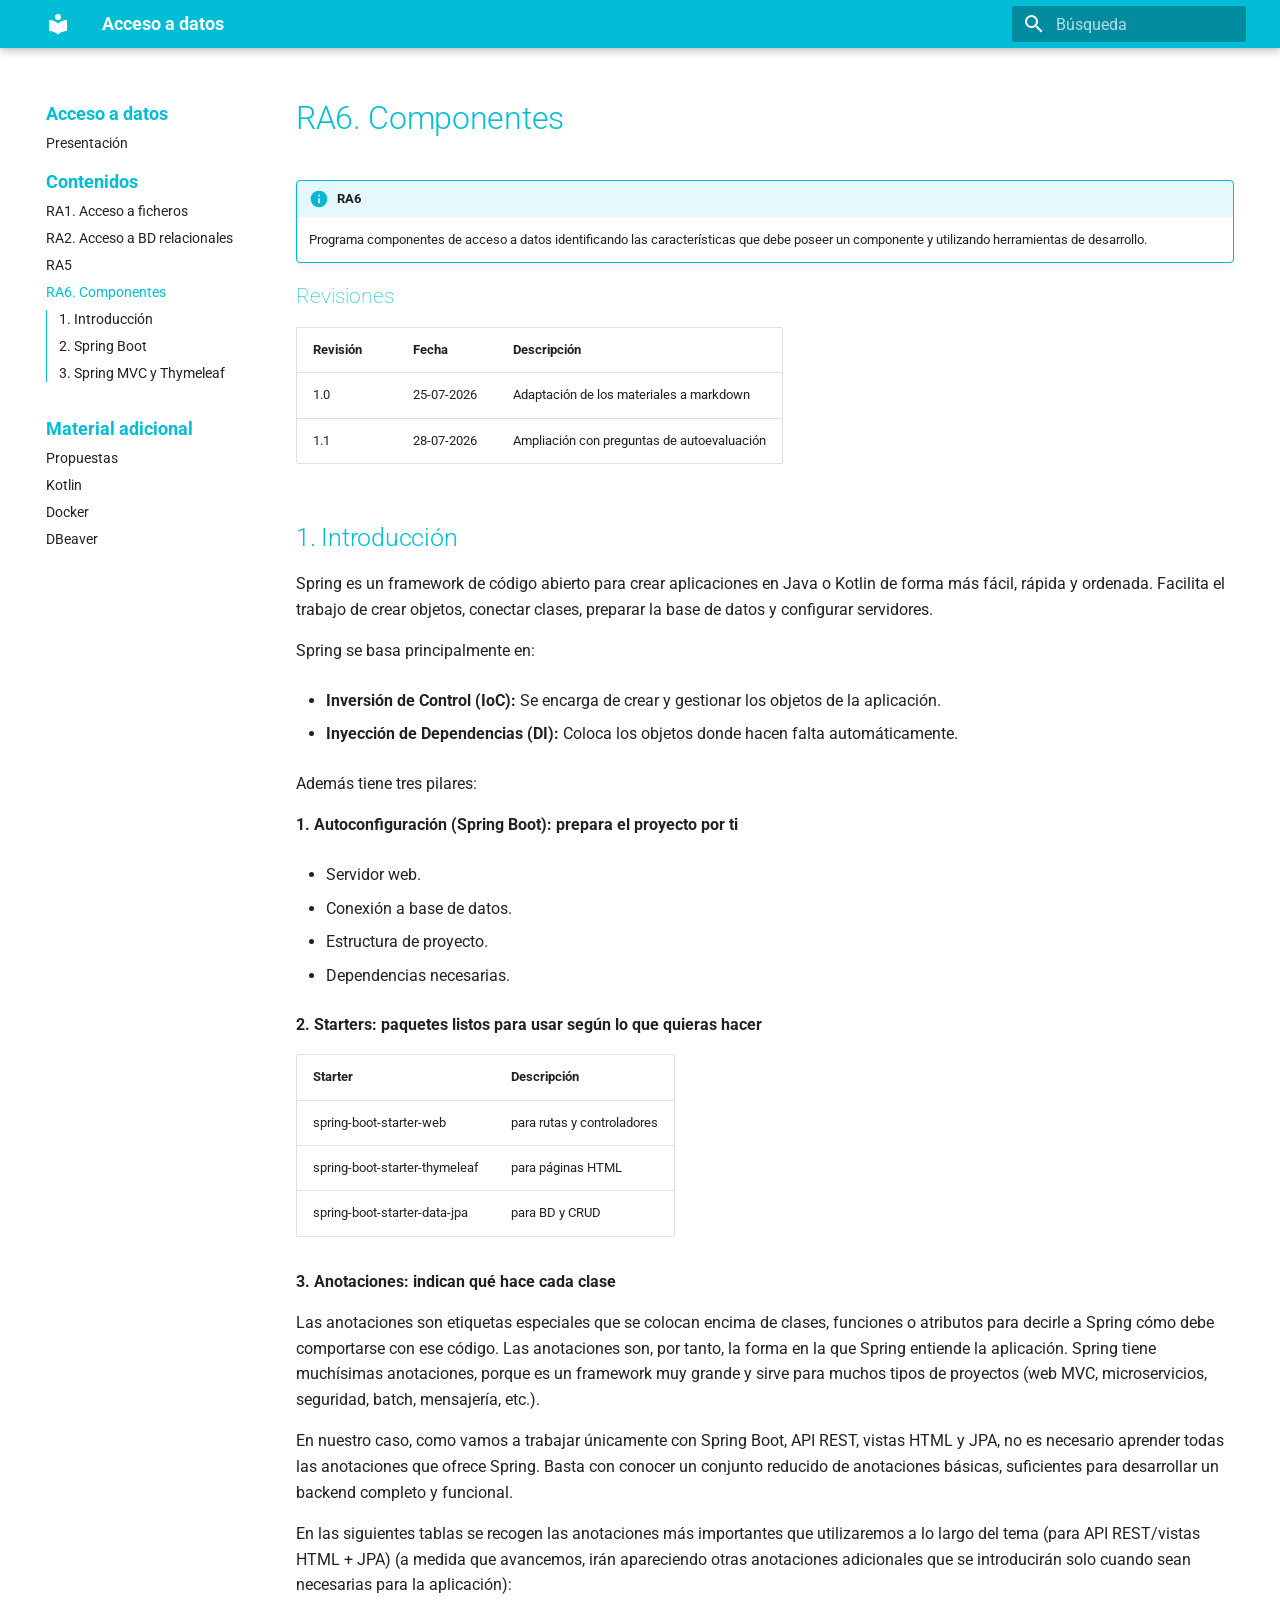
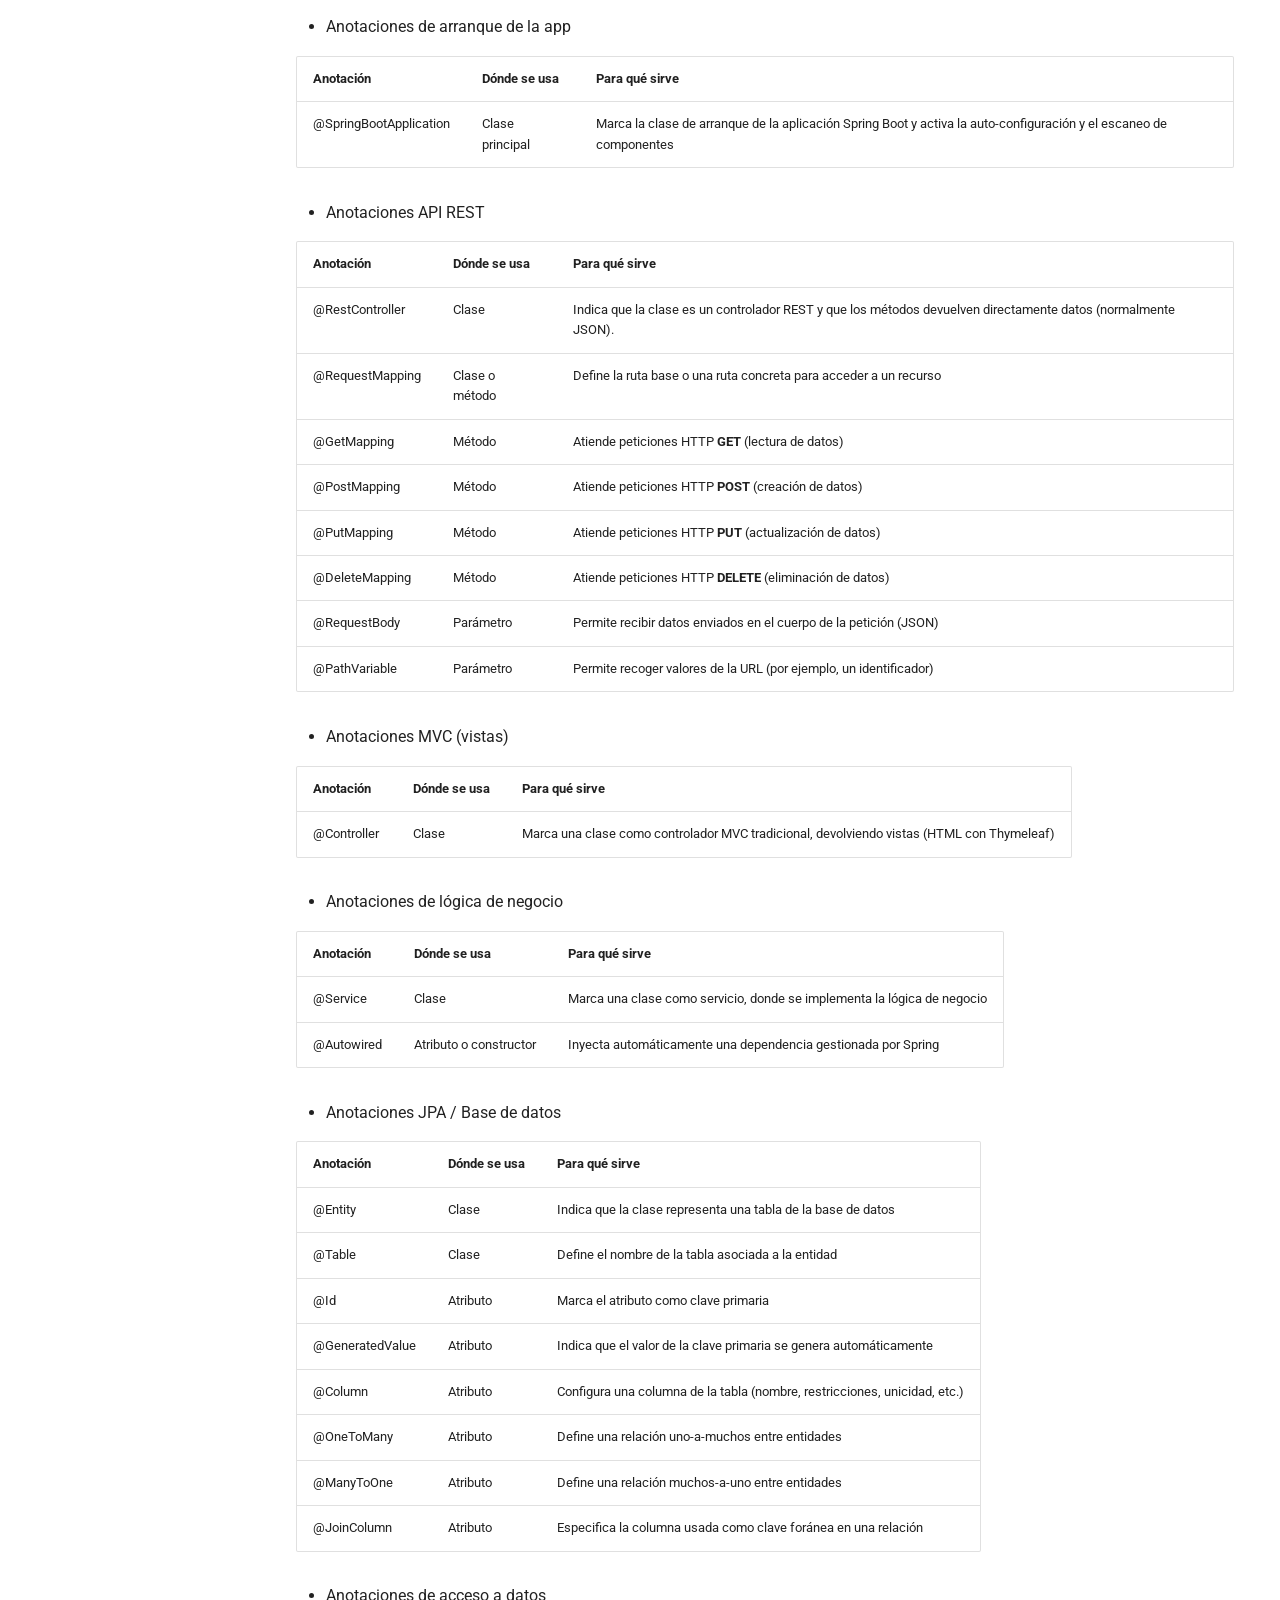
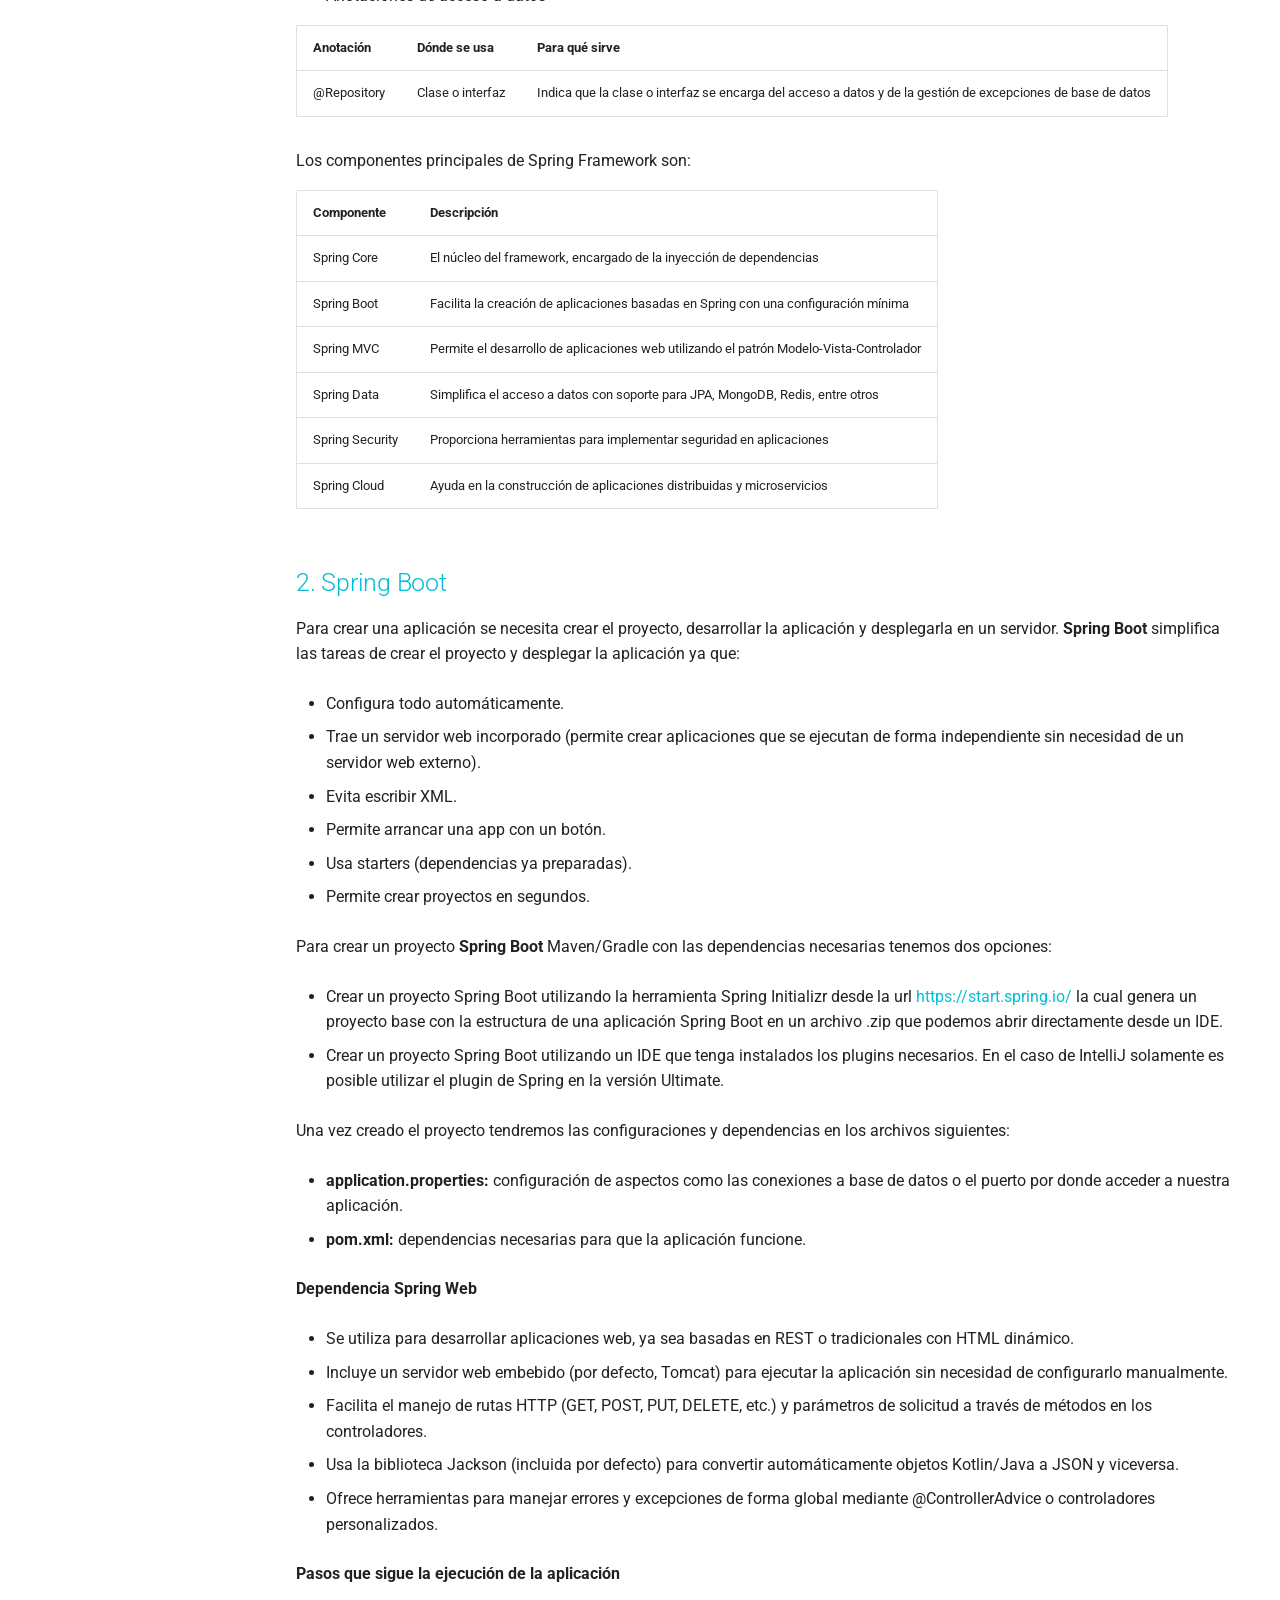
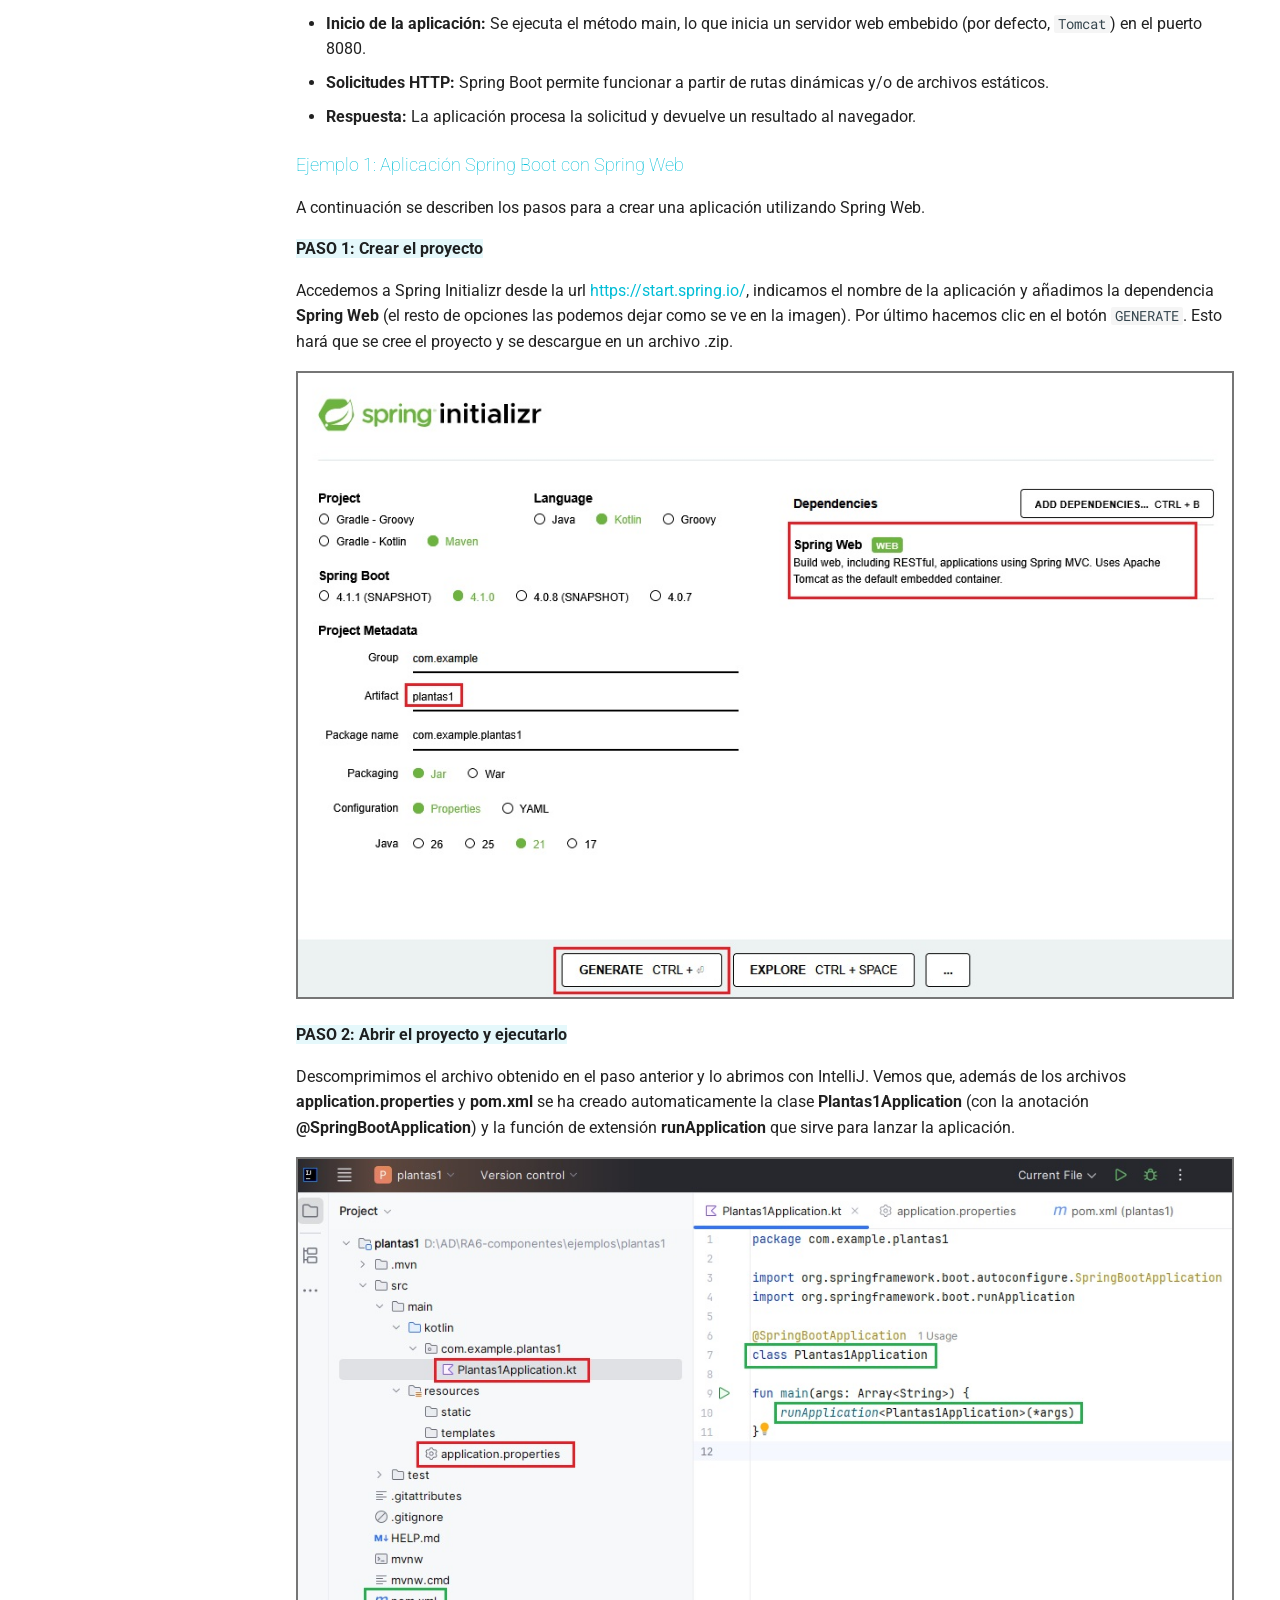
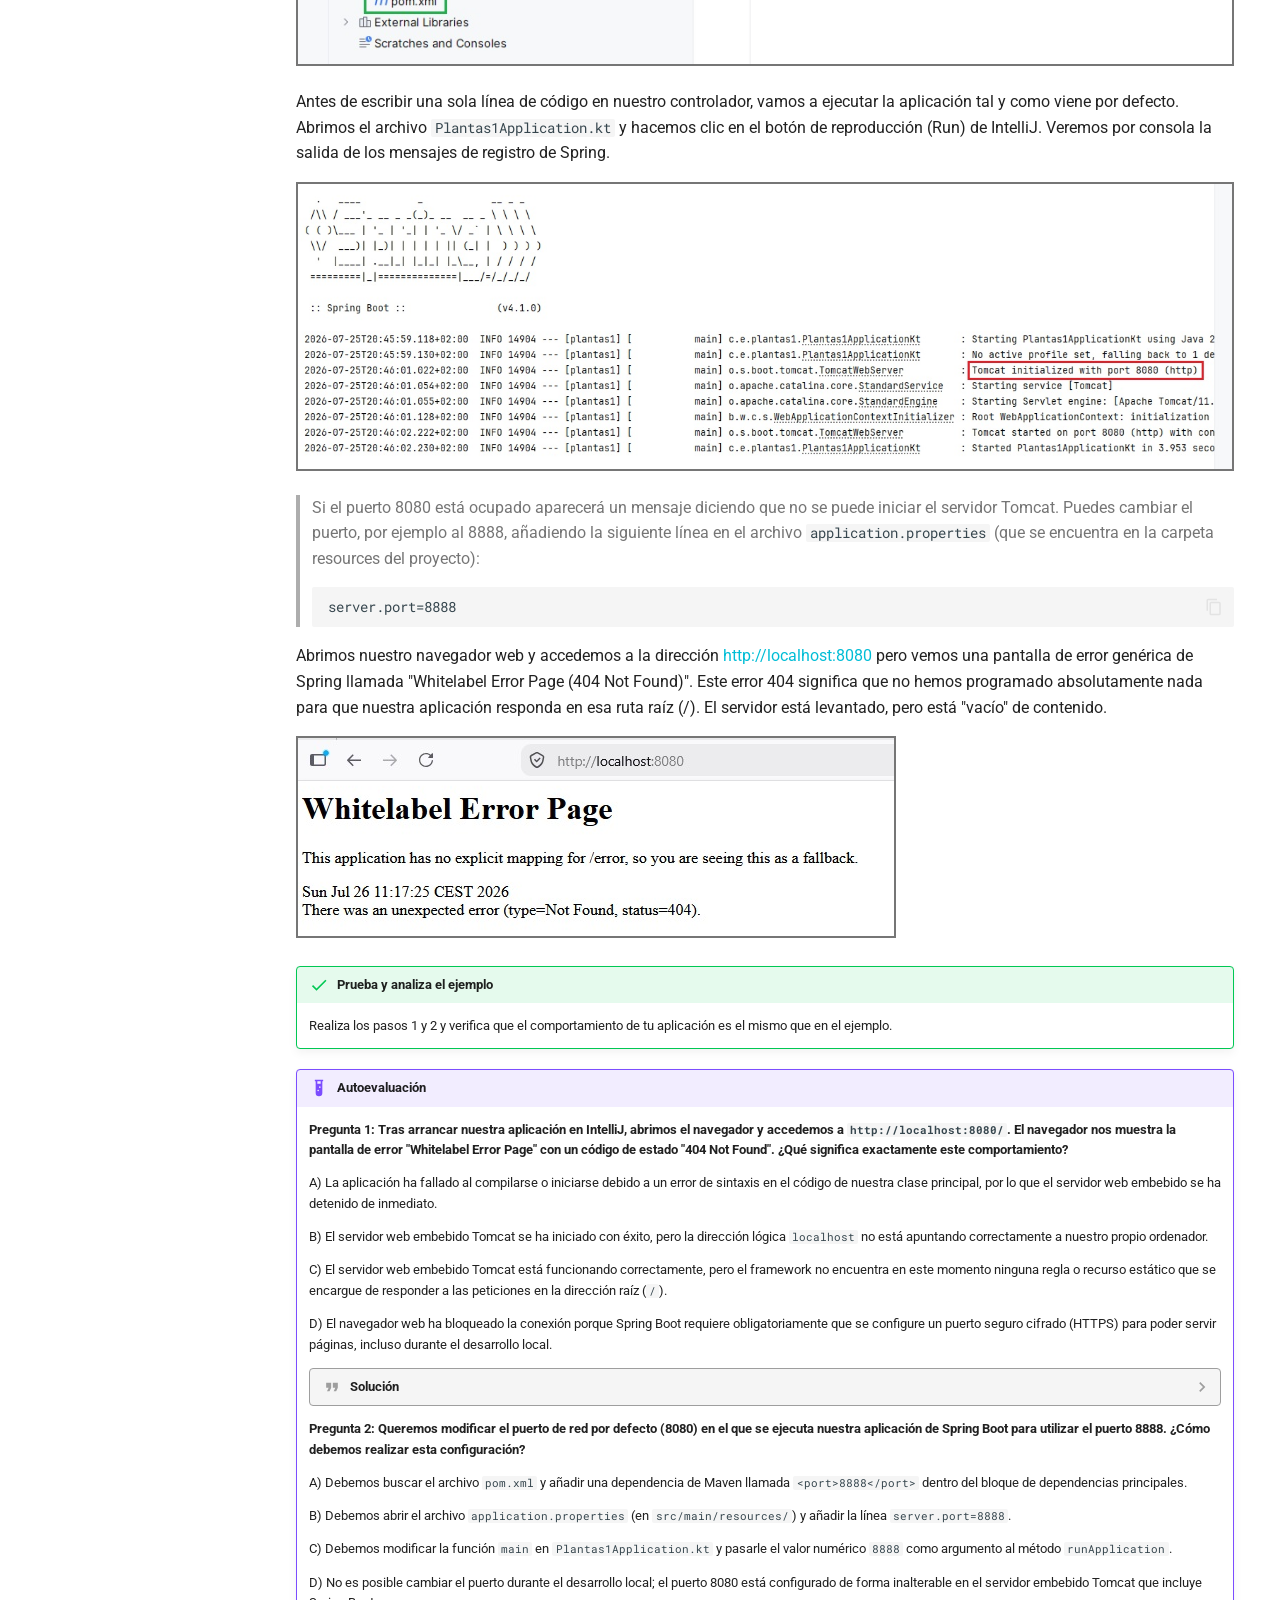
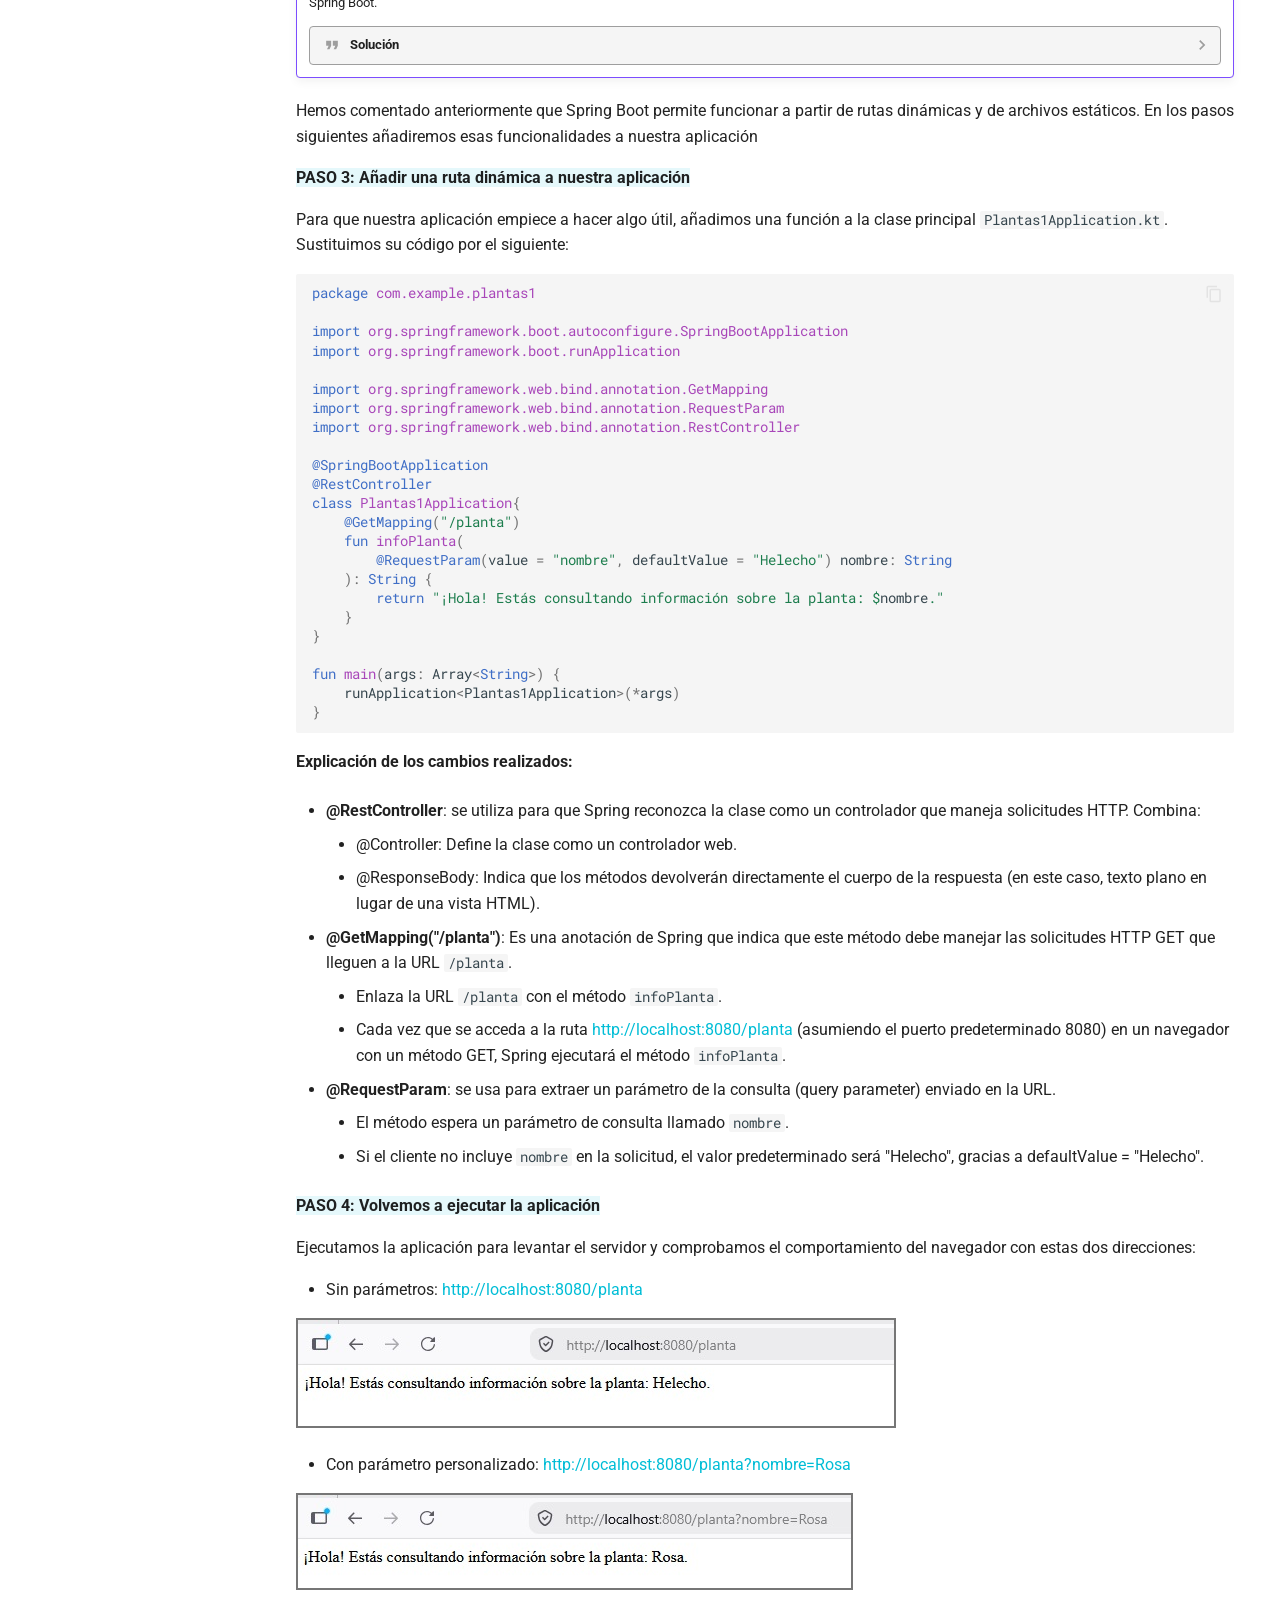
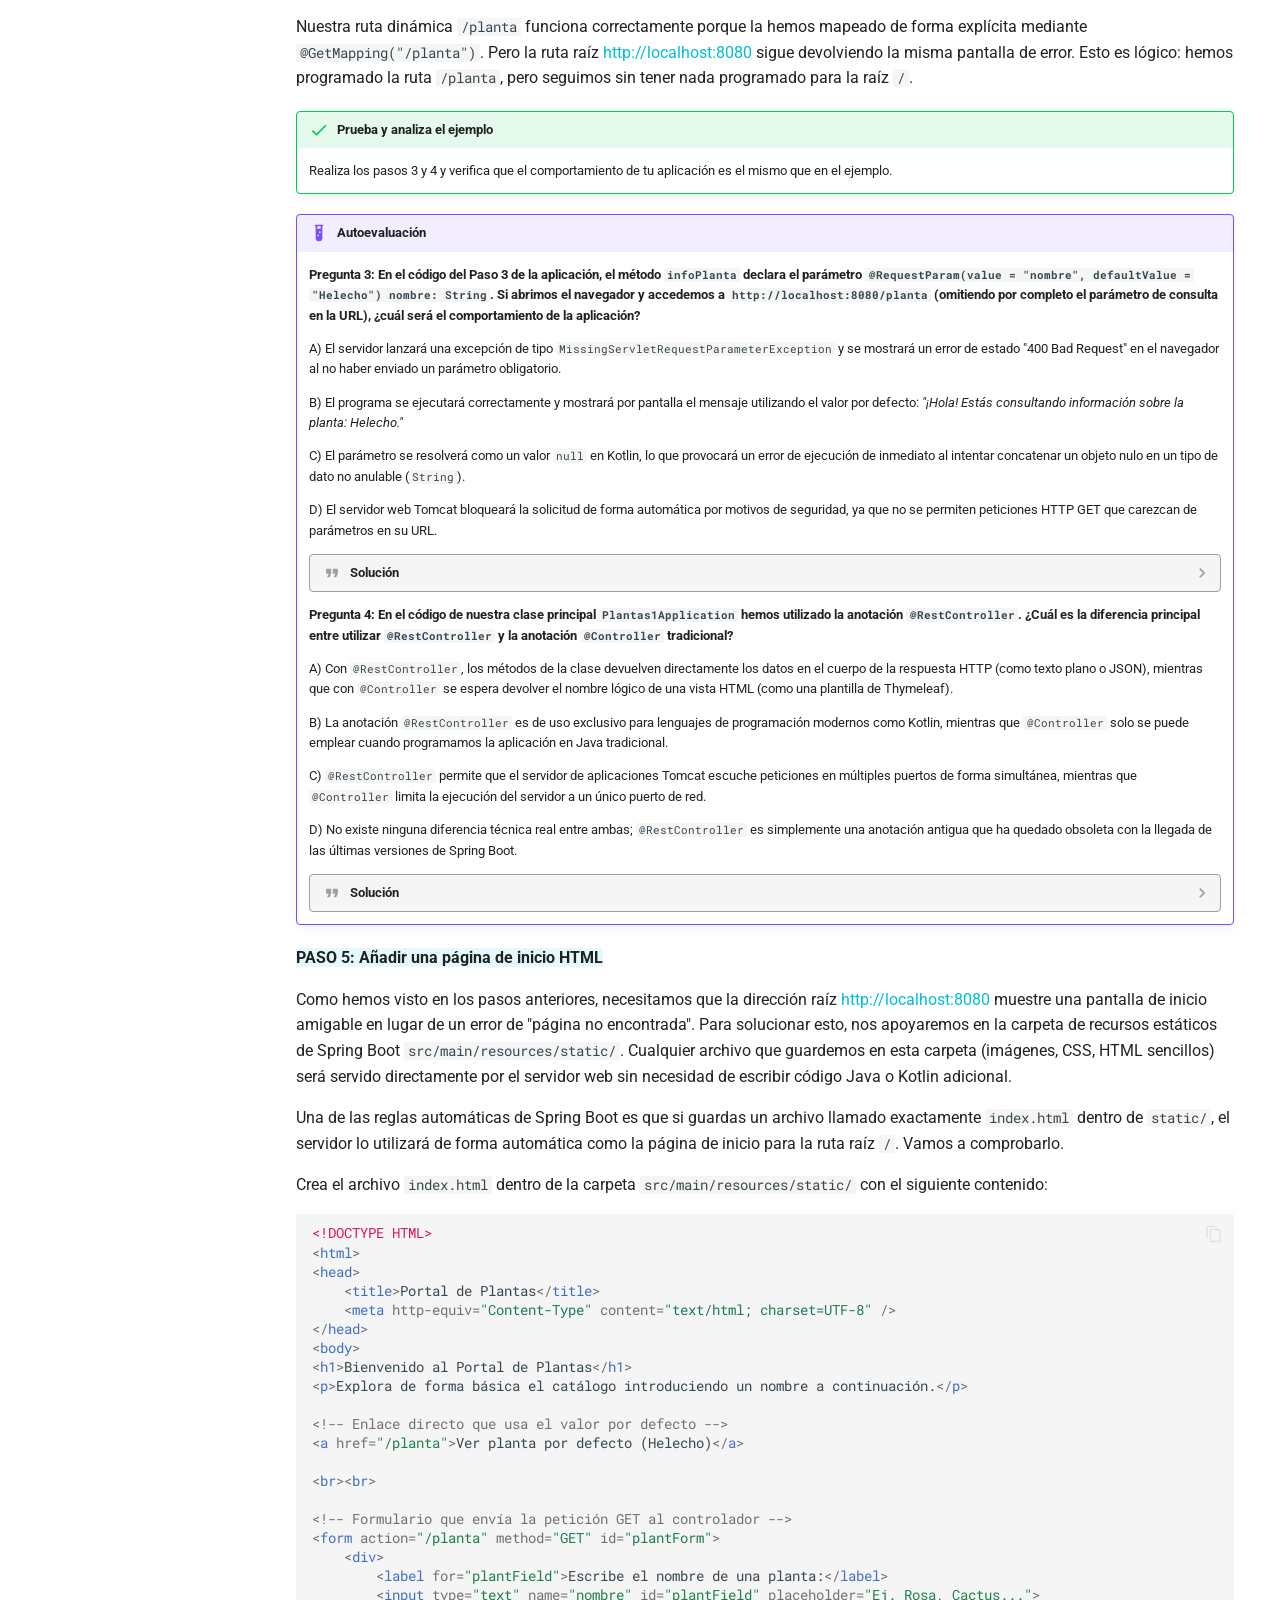
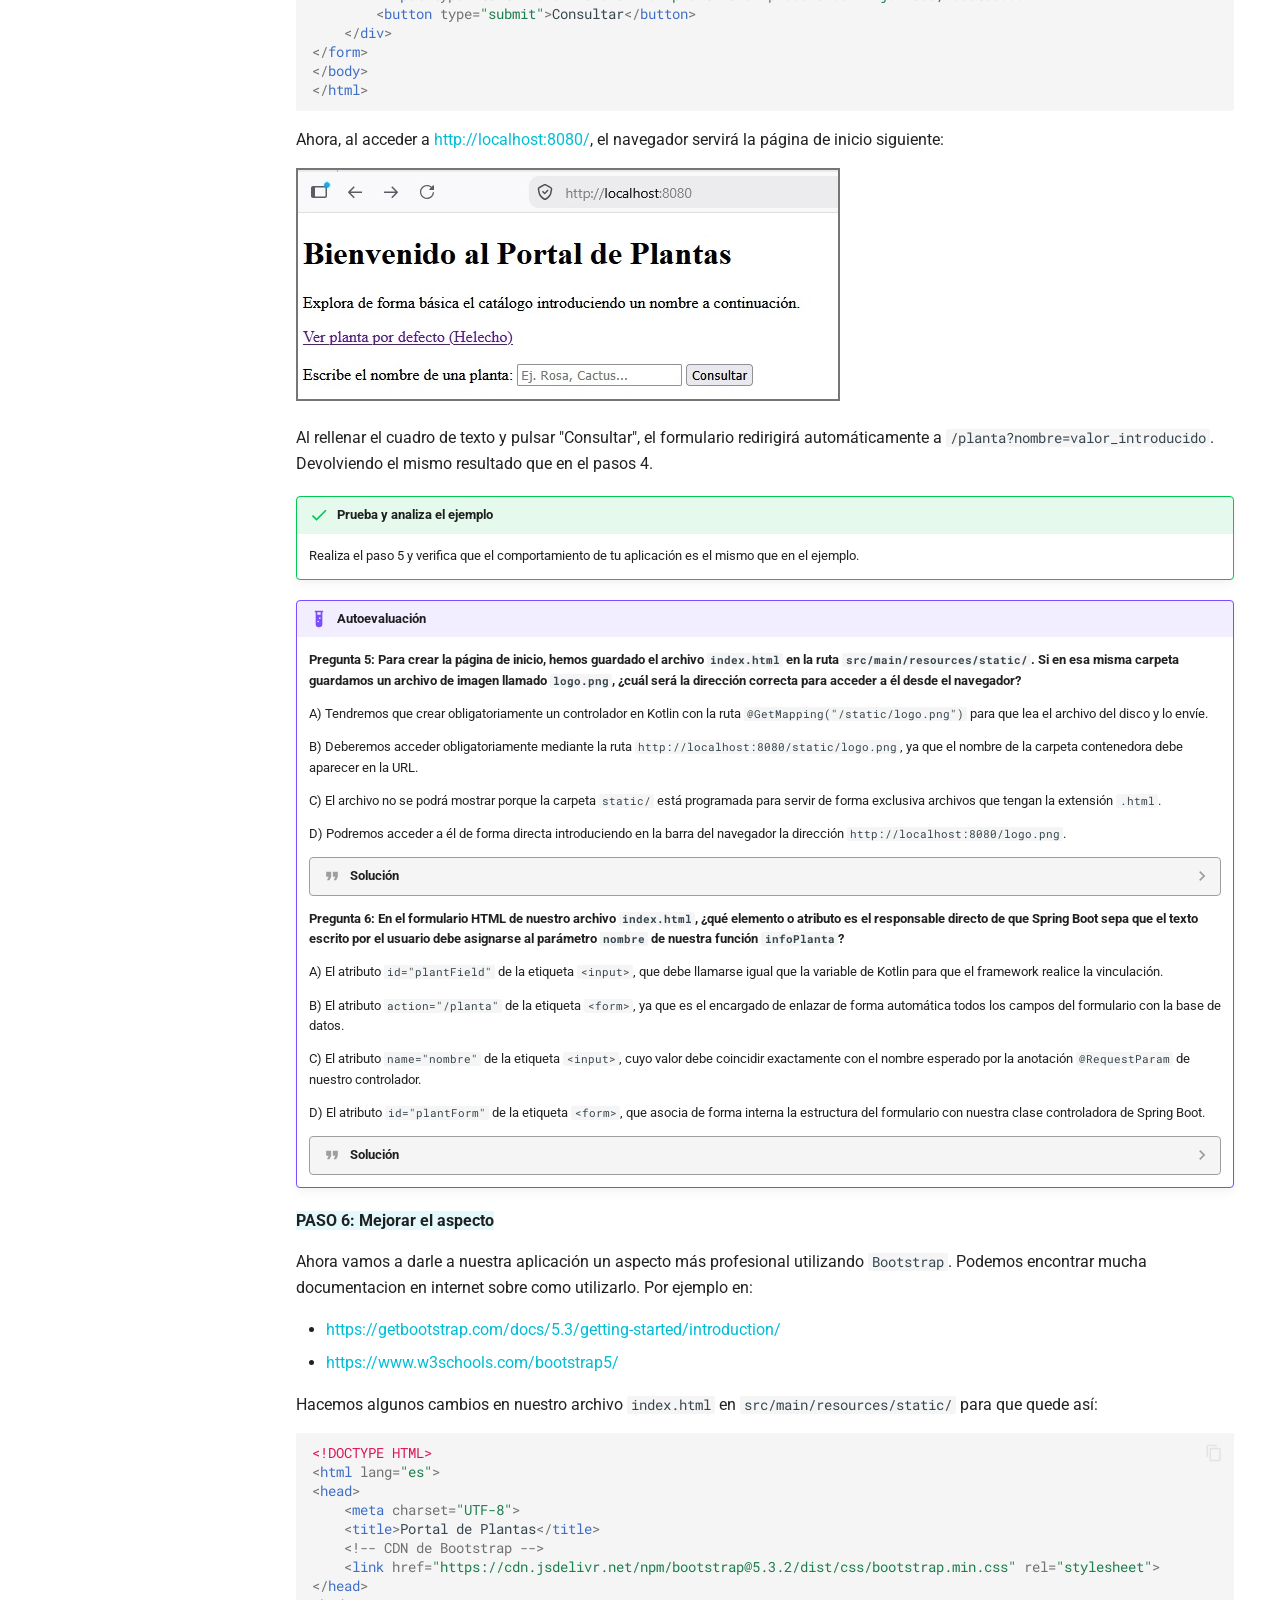
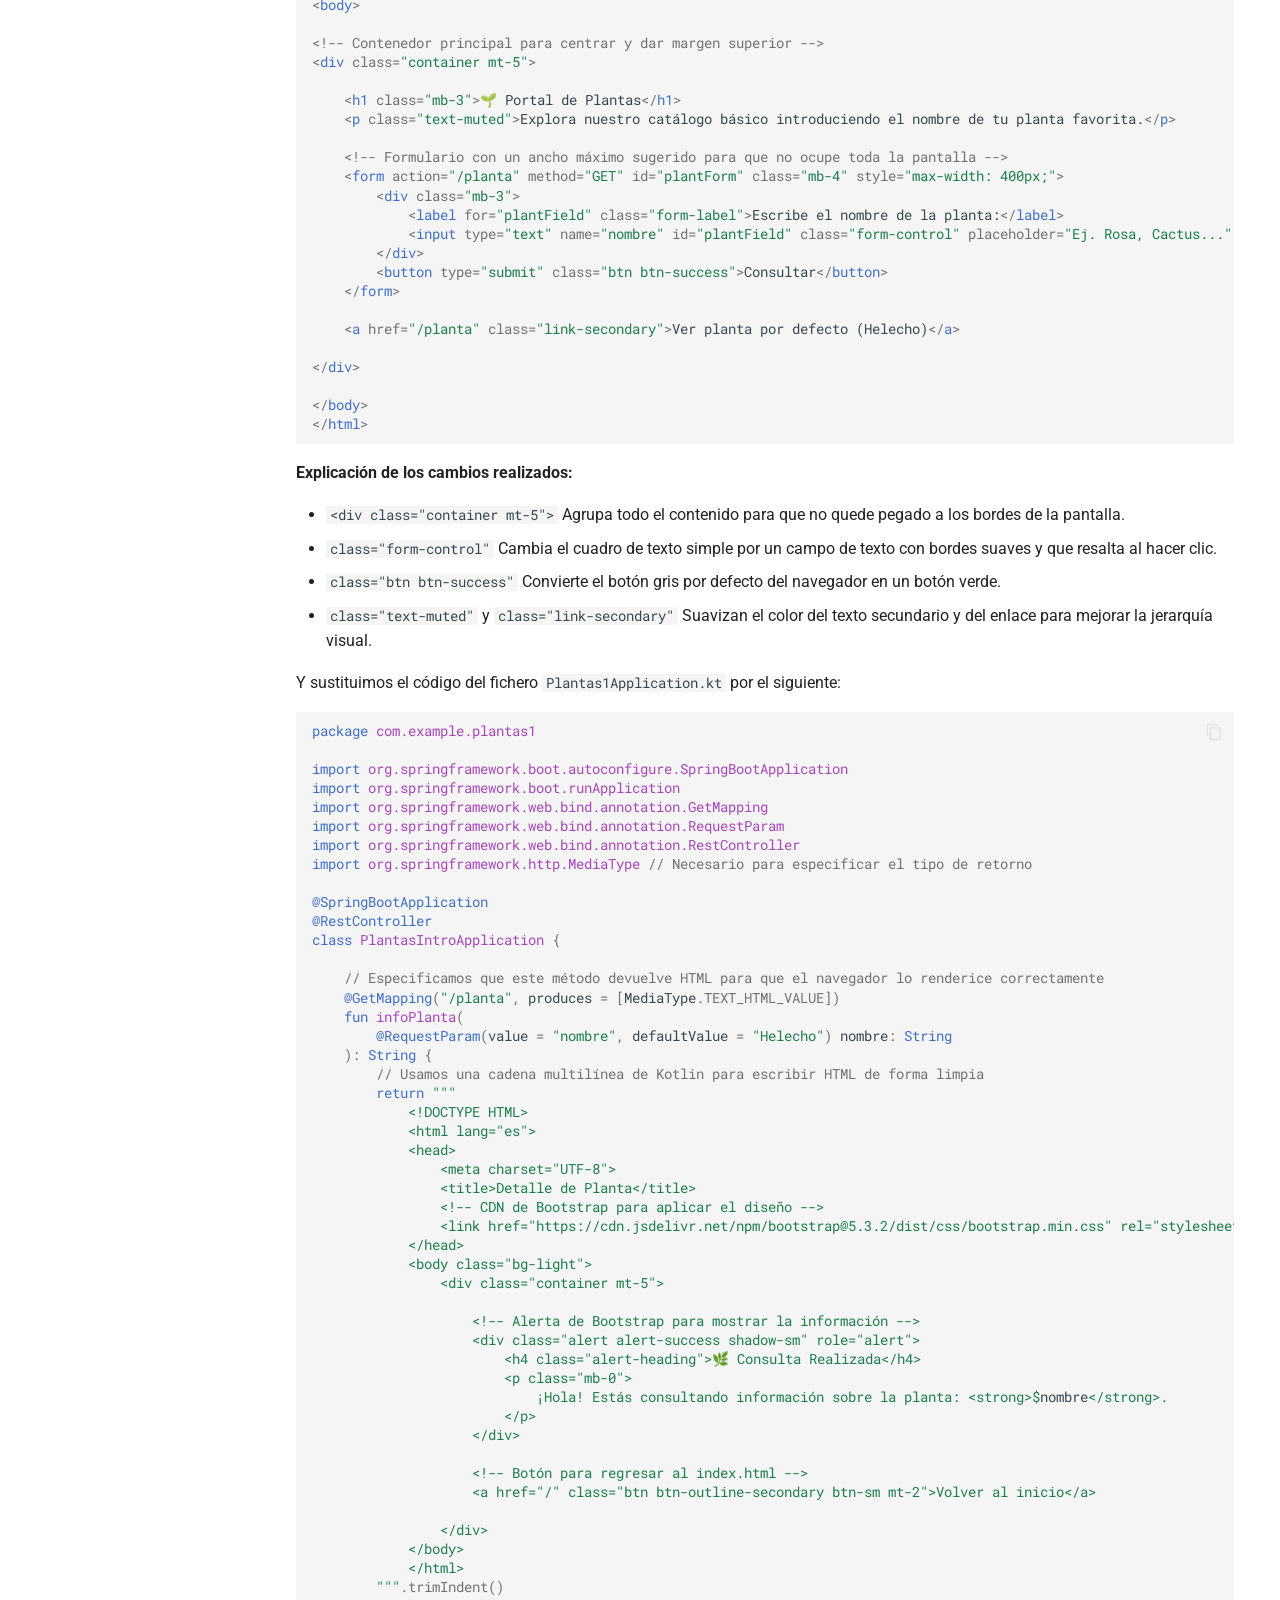
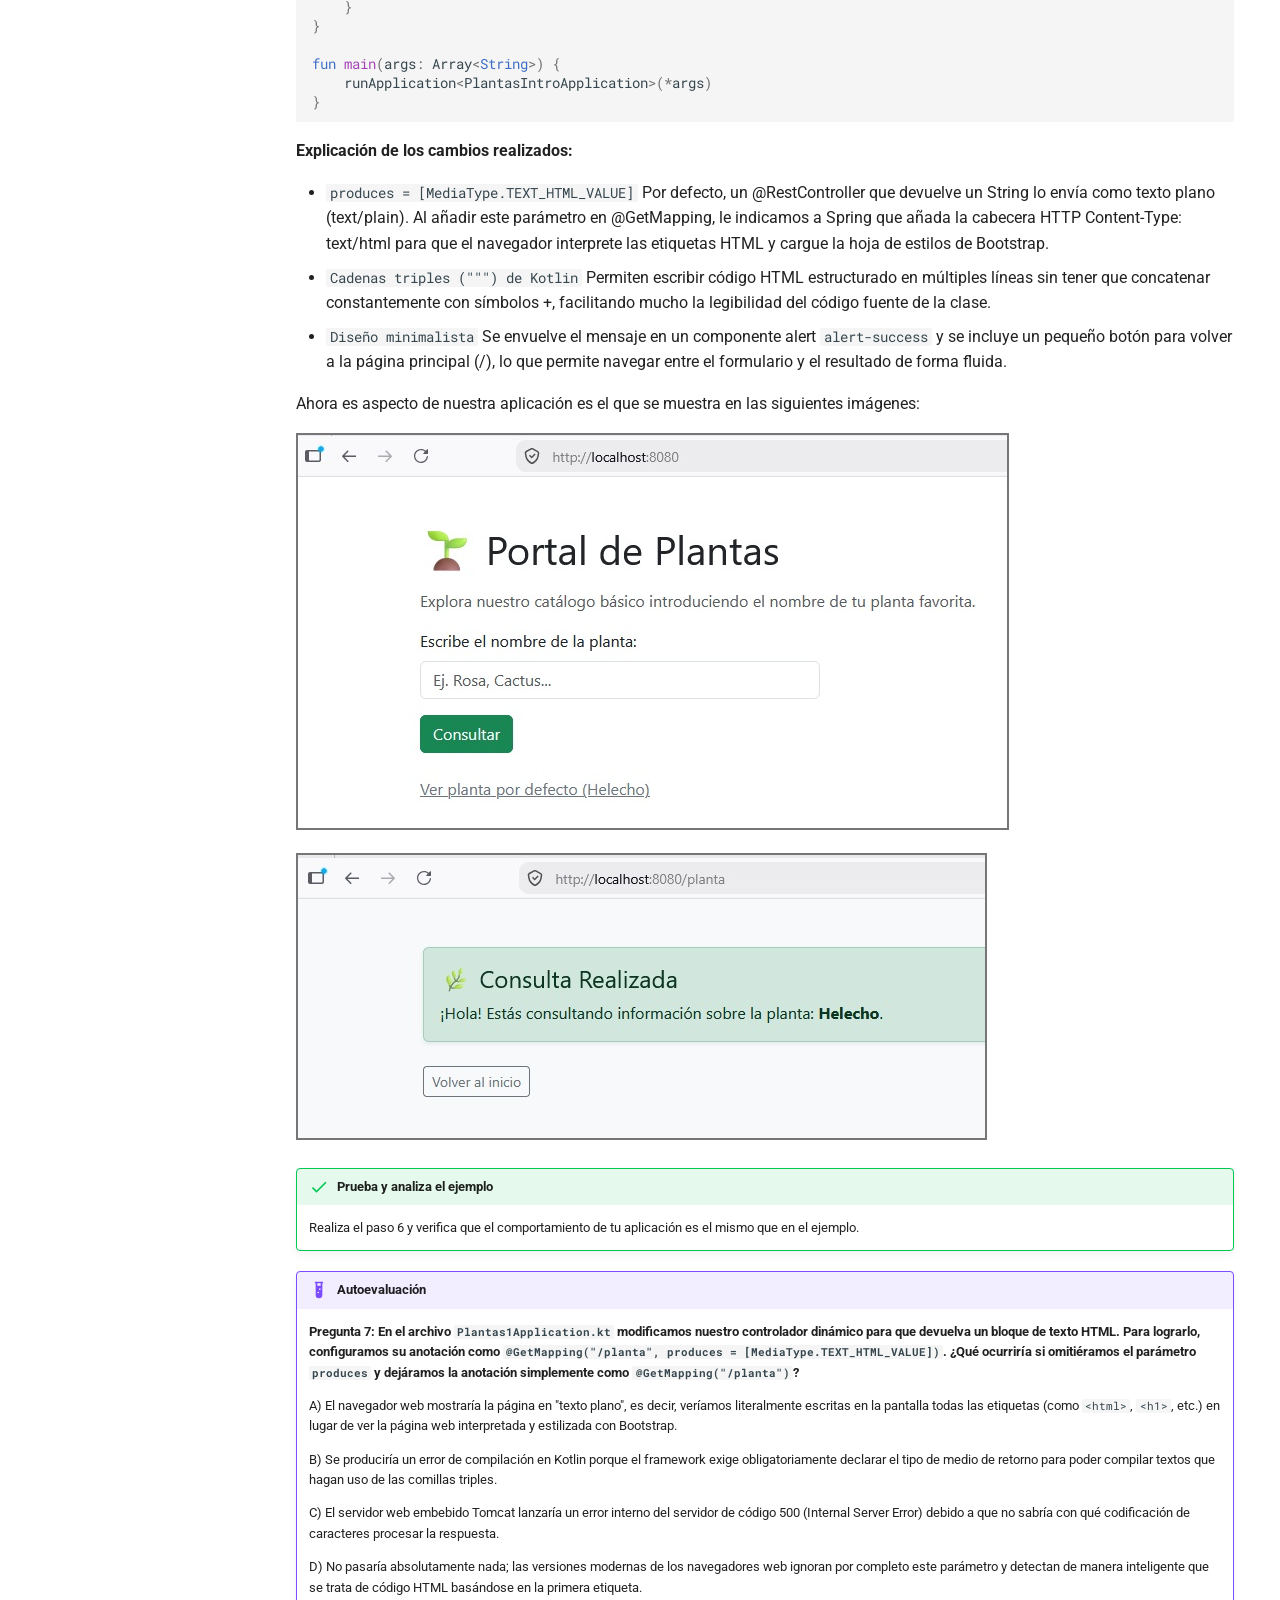
<file: RA6componentes.html>
<!doctype html>
<html lang="es" class="no-js">
  <head>
    
      <meta charset="utf-8">
      <meta name="viewport" content="width=device-width,initial-scale=1">
      
      
        <meta name="author" content="Begoña Paterna">
      
      
        <link rel="canonical" href="https://bpaterna.github.io/acceso_datos2/RA6componentes.html">
      
      
        <link rel="prev" href="RA2bd_rel.html">
      
      
        <link rel="next" href="propuestas.html">
      
      
        
      
      
      <link rel="icon" href="assets/images/favicon.png">
      <meta name="generator" content="mkdocs-1.6.1, mkdocs-material-9.7.7">
    
    
      
        <title>RA6. Componentes - Acceso a datos</title>
      
    
    
      <link rel="stylesheet" href="assets/stylesheets/main.ec1eaa64.min.css">
      
        
        <link rel="stylesheet" href="assets/stylesheets/palette.ab4e12ef.min.css">
      
      


    
    
      
    
    
      
        
        
        <link rel="preconnect" href="https://fonts.gstatic.com" crossorigin>
        <link rel="stylesheet" href="https://fonts.googleapis.com/css?family=Roboto:300,300i,400,400i,700,700i%7CRoboto+Mono:400,400i,700,700i&display=fallback">
        <style>:root{--md-text-font:"Roboto";--md-code-font:"Roboto Mono"}</style>
      
    
    
      <link rel="stylesheet" href="stylesheets/extra.css">
    
    <script>__md_scope=new URL(".",location),__md_hash=e=>[...e].reduce(((e,_)=>(e<<5)-e+_.charCodeAt(0)),0),__md_get=(e,_=localStorage,t=__md_scope)=>JSON.parse(_.getItem(t.pathname+"."+e)),__md_set=(e,_,t=localStorage,a=__md_scope)=>{try{t.setItem(a.pathname+"."+e,JSON.stringify(_))}catch(e){}}</script>
    
      

    
    
  </head>
  
  
    
    
    
    
    
    <body dir="ltr" data-md-color-scheme="default" data-md-color-primary="cyan" data-md-color-accent="indigo">
  
    
    <input class="md-toggle" data-md-toggle="drawer" type="checkbox" id="__drawer" autocomplete="off">
    <input class="md-toggle" data-md-toggle="search" type="checkbox" id="__search" autocomplete="off">
    <label class="md-overlay" for="__drawer"></label>
    <div data-md-component="skip">
      
        
        <a href="#ra6-componentes" class="md-skip">
          Saltar a contenido
        </a>
      
    </div>
    <div data-md-component="announce">
      
    </div>
    
    
      

  

<header class="md-header md-header--shadow" data-md-component="header">
  <nav class="md-header__inner md-grid" aria-label="Cabecera">
    <a href="index.html" title="Acceso a datos" class="md-header__button md-logo" aria-label="Acceso a datos" data-md-component="logo">
      
  
  <svg xmlns="http://www.w3.org/2000/svg" viewBox="0 0 24 24"><path d="M12 8a3 3 0 0 0 3-3 3 3 0 0 0-3-3 3 3 0 0 0-3 3 3 3 0 0 0 3 3m0 3.54C9.64 9.35 6.5 8 3 8v11c3.5 0 6.64 1.35 9 3.54 2.36-2.19 5.5-3.54 9-3.54V8c-3.5 0-6.64 1.35-9 3.54"/></svg>

    </a>
    <label class="md-header__button md-icon" for="__drawer">
      
      <svg xmlns="http://www.w3.org/2000/svg" viewBox="0 0 24 24"><path d="M3 6h18v2H3zm0 5h18v2H3zm0 5h18v2H3z"/></svg>
    </label>
    <div class="md-header__title" data-md-component="header-title">
      <div class="md-header__ellipsis">
        <div class="md-header__topic">
          <span class="md-ellipsis">
            Acceso a datos
          </span>
        </div>
        <div class="md-header__topic" data-md-component="header-topic">
          <span class="md-ellipsis">
            
              RA6. Componentes
            
          </span>
        </div>
      </div>
    </div>
    
      
    
    
    
    
      
      
        <label class="md-header__button md-icon" for="__search">
          
          <svg xmlns="http://www.w3.org/2000/svg" viewBox="0 0 24 24"><path d="M9.5 3A6.5 6.5 0 0 1 16 9.5c0 1.61-.59 3.09-1.56 4.23l.27.27h.79l5 5-1.5 1.5-5-5v-.79l-.27-.27A6.52 6.52 0 0 1 9.5 16 6.5 6.5 0 0 1 3 9.5 6.5 6.5 0 0 1 9.5 3m0 2C7 5 5 7 5 9.5S7 14 9.5 14 14 12 14 9.5 12 5 9.5 5"/></svg>
        </label>
        <div class="md-search" data-md-component="search" role="dialog">
  <label class="md-search__overlay" for="__search"></label>
  <div class="md-search__inner" role="search">
    <form class="md-search__form" name="search">
      <input type="text" class="md-search__input" name="query" aria-label="Búsqueda" placeholder="Búsqueda" autocapitalize="off" autocorrect="off" autocomplete="off" spellcheck="false" data-md-component="search-query" required>
      <label class="md-search__icon md-icon" for="__search">
        
        <svg xmlns="http://www.w3.org/2000/svg" viewBox="0 0 24 24"><path d="M9.5 3A6.5 6.5 0 0 1 16 9.5c0 1.61-.59 3.09-1.56 4.23l.27.27h.79l5 5-1.5 1.5-5-5v-.79l-.27-.27A6.52 6.52 0 0 1 9.5 16 6.5 6.5 0 0 1 3 9.5 6.5 6.5 0 0 1 9.5 3m0 2C7 5 5 7 5 9.5S7 14 9.5 14 14 12 14 9.5 12 5 9.5 5"/></svg>
        
        <svg xmlns="http://www.w3.org/2000/svg" viewBox="0 0 24 24"><path d="M20 11v2H8l5.5 5.5-1.42 1.42L4.16 12l7.92-7.92L13.5 5.5 8 11z"/></svg>
      </label>
      <nav class="md-search__options" aria-label="Buscar">
        
        <button type="reset" class="md-search__icon md-icon" title="Limpiar" aria-label="Limpiar" tabindex="-1">
          
          <svg xmlns="http://www.w3.org/2000/svg" viewBox="0 0 24 24"><path d="M19 6.41 17.59 5 12 10.59 6.41 5 5 6.41 10.59 12 5 17.59 6.41 19 12 13.41 17.59 19 19 17.59 13.41 12z"/></svg>
        </button>
      </nav>
      
        <div class="md-search__suggest" data-md-component="search-suggest"></div>
      
    </form>
    <div class="md-search__output">
      <div class="md-search__scrollwrap" tabindex="0" data-md-scrollfix>
        <div class="md-search-result" data-md-component="search-result">
          <div class="md-search-result__meta">
            Inicializando búsqueda
          </div>
          <ol class="md-search-result__list" role="presentation"></ol>
        </div>
      </div>
    </div>
  </div>
</div>
      
    
    
  </nav>
  
</header>
    
    <div class="md-container" data-md-component="container">
      
      
        
          
        
      
      <main class="md-main" data-md-component="main">
        <div class="md-main__inner md-grid">
          
            
              
              <div class="md-sidebar md-sidebar--primary" data-md-component="sidebar" data-md-type="navigation" >
                <div class="md-sidebar__scrollwrap">
                  <div class="md-sidebar__inner">
                    



  

<nav class="md-nav md-nav--primary md-nav--integrated" aria-label="Navegación" data-md-level="0">
  <label class="md-nav__title" for="__drawer">
    <a href="index.html" title="Acceso a datos" class="md-nav__button md-logo" aria-label="Acceso a datos" data-md-component="logo">
      
  
  <svg xmlns="http://www.w3.org/2000/svg" viewBox="0 0 24 24"><path d="M12 8a3 3 0 0 0 3-3 3 3 0 0 0-3-3 3 3 0 0 0-3 3 3 3 0 0 0 3 3m0 3.54C9.64 9.35 6.5 8 3 8v11c3.5 0 6.64 1.35 9 3.54 2.36-2.19 5.5-3.54 9-3.54V8c-3.5 0-6.64 1.35-9 3.54"/></svg>

    </a>
    Acceso a datos
  </label>
  
  <ul class="md-nav__list" data-md-scrollfix>
    
      
      
  
  
  
  
    <li class="md-nav__item">
      <a href="index.html" class="md-nav__link">
        
  
  
  <span class="md-ellipsis">
    
  
    Presentación
  

    
  </span>
  
  

      </a>
    </li>
  

    
      
      
  
  
    
  
  
  
    
    
    
    
      
        
        
      
    
    
    <li class="md-nav__item md-nav__item--active md-nav__item--section md-nav__item--nested">
      
        
        
        <input class="md-nav__toggle md-toggle " type="checkbox" id="__nav_2" checked>
        
          
          <label class="md-nav__link" for="__nav_2" id="__nav_2_label" tabindex="">
            
  
  
  <span class="md-ellipsis">
    
  
    Contenidos
  

    
  </span>
  
  

            <span class="md-nav__icon md-icon"></span>
          </label>
        
        <nav class="md-nav" data-md-level="1" aria-labelledby="__nav_2_label" aria-expanded="true">
          <label class="md-nav__title" for="__nav_2">
            <span class="md-nav__icon md-icon"></span>
            
  
    Contenidos
  

          </label>
          <ul class="md-nav__list" data-md-scrollfix>
            
              
                
  
  
  
  
    <li class="md-nav__item">
      <a href="RA1ficheros.html" class="md-nav__link">
        
  
  
  <span class="md-ellipsis">
    
  
    RA1. Acceso a ficheros
  

    
  </span>
  
  

      </a>
    </li>
  

              
            
              
                
  
  
  
  
    <li class="md-nav__item">
      <a href="RA2bd_rel.html" class="md-nav__link">
        
  
  
  <span class="md-ellipsis">
    
  
    RA2. Acceso a BD relacionales
  

    
  </span>
  
  

      </a>
    </li>
  

              
            
              
                
  
  
  
  
    <li class="md-nav__item">
      <a href="RA5bd_doc.md" class="md-nav__link">
        
  
  
  <span class="md-ellipsis">
    
  
    RA5
  

    
  </span>
  
  

      </a>
    </li>
  

              
            
              
                
  
  
    
  
  
  
    <li class="md-nav__item md-nav__item--active">
      
      <input class="md-nav__toggle md-toggle" type="checkbox" id="__toc">
      
      
        
      
      
        <label class="md-nav__link md-nav__link--active" for="__toc">
          
  
  
  <span class="md-ellipsis">
    
  
    RA6. Componentes
  

    
  </span>
  
  

          <span class="md-nav__icon md-icon"></span>
        </label>
      
      <a href="RA6componentes.html" class="md-nav__link md-nav__link--active">
        
  
  
  <span class="md-ellipsis">
    
  
    RA6. Componentes
  

    
  </span>
  
  

      </a>
      
        

<nav class="md-nav md-nav--secondary" aria-label="Tabla de contenidos">
  
  
  
    
  
  
    <label class="md-nav__title" for="__toc">
      <span class="md-nav__icon md-icon"></span>
      Tabla de contenidos
    </label>
    <ul class="md-nav__list" data-md-component="toc" data-md-scrollfix>
      
        <li class="md-nav__item">
  <a href="#1-introduccion" class="md-nav__link">
    <span class="md-ellipsis">
      
        1. Introducción
      
    </span>
  </a>
  
</li>
      
        <li class="md-nav__item">
  <a href="#2-spring-boot" class="md-nav__link">
    <span class="md-ellipsis">
      
        2. Spring Boot
      
    </span>
  </a>
  
</li>
      
        <li class="md-nav__item">
  <a href="#3-spring-mvc-y-thymeleaf" class="md-nav__link">
    <span class="md-ellipsis">
      
        3. Spring MVC y Thymeleaf
      
    </span>
  </a>
  
</li>
      
    </ul>
  
</nav>
      
    </li>
  

              
            
          </ul>
        </nav>
      
    </li>
  

    
      
      
  
  
  
  
    
    
    
    
      
        
        
      
    
    
    <li class="md-nav__item md-nav__item--section md-nav__item--nested">
      
        
        
        <input class="md-nav__toggle md-toggle " type="checkbox" id="__nav_3" >
        
          
          <label class="md-nav__link" for="__nav_3" id="__nav_3_label" tabindex="">
            
  
  
  <span class="md-ellipsis">
    
  
    Material adicional
  

    
  </span>
  
  

            <span class="md-nav__icon md-icon"></span>
          </label>
        
        <nav class="md-nav" data-md-level="1" aria-labelledby="__nav_3_label" aria-expanded="false">
          <label class="md-nav__title" for="__nav_3">
            <span class="md-nav__icon md-icon"></span>
            
  
    Material adicional
  

          </label>
          <ul class="md-nav__list" data-md-scrollfix>
            
              
                
  
  
  
  
    <li class="md-nav__item">
      <a href="propuestas.html" class="md-nav__link">
        
  
  
  <span class="md-ellipsis">
    
  
    Propuestas
  

    
  </span>
  
  

      </a>
    </li>
  

              
            
              
                
  
  
  
  
    <li class="md-nav__item">
      <a href="kotlin.html" class="md-nav__link">
        
  
  
  <span class="md-ellipsis">
    
  
    Kotlin
  

    
  </span>
  
  

      </a>
    </li>
  

              
            
              
                
  
  
  
  
    <li class="md-nav__item">
      <a href="docker.html" class="md-nav__link">
        
  
  
  <span class="md-ellipsis">
    
  
    Docker
  

    
  </span>
  
  

      </a>
    </li>
  

              
            
              
                
  
  
  
  
    <li class="md-nav__item">
      <a href="dbeaver.html" class="md-nav__link">
        
  
  
  <span class="md-ellipsis">
    
  
    DBeaver
  

    
  </span>
  
  

      </a>
    </li>
  

              
            
          </ul>
        </nav>
      
    </li>
  

    
  </ul>
</nav>
                  </div>
                </div>
              </div>
            
            
          
          
            <div class="md-content" data-md-component="content">
              
              <article class="md-content__inner md-typeset">
                
                  



<h1 id="ra6-componentes">RA6. Componentes<a class="headerlink" href="#ra6-componentes" title="Permanent link">&para;</a></h1>
<div class="admonition info">
<p class="admonition-title">RA6</p>
<p>Programa componentes de acceso a datos identificando las características que debe poseer un componente y utilizando herramientas de desarrollo.</p>
</div>
<p><span class="mi_h3">Revisiones</span></p>
<table>
<thead>
<tr>
<th>Revisión</th>
<th>Fecha</th>
<th>Descripción</th>
</tr>
</thead>
<tbody>
<tr>
<td>1.0</td>
<td>25-07-2026</td>
<td>Adaptación de los materiales a markdown</td>
</tr>
<tr>
<td>1.1</td>
<td>28-07-2026</td>
<td>Ampliación con preguntas de autoevaluación</td>
</tr>
</tbody>
</table>
<h2 id="1-introduccion">1. Introducción<a class="headerlink" href="#1-introduccion" title="Permanent link">&para;</a></h2>
<p>Spring es un framework de código abierto para crear aplicaciones en Java o Kotlin de forma más fácil, rápida y ordenada. Facilita el trabajo de crear objetos, conectar clases, preparar la base de datos y configurar servidores.</p>
<p>Spring se basa principalmente en:</p>
<ul>
<li>
<p><strong>Inversión de Control (IoC):</strong> Se encarga de crear y gestionar los objetos de la aplicación.</p>
</li>
<li>
<p><strong>Inyección de Dependencias (DI):</strong> Coloca los objetos donde hacen falta automáticamente.</p>
</li>
</ul>
<p>Además tiene tres pilares:</p>
<p><strong>1. Autoconfiguración (Spring Boot): prepara el proyecto por ti</strong></p>
<ul>
<li>
<p>Servidor web.</p>
</li>
<li>
<p>Conexión a base de datos.</p>
</li>
<li>
<p>Estructura de proyecto.</p>
</li>
<li>
<p>Dependencias necesarias.</p>
</li>
</ul>
<p><strong>2. Starters: paquetes listos para usar según lo que quieras hacer</strong></p>
<table>
<thead>
<tr>
<th>Starter</th>
<th>Descripción</th>
</tr>
</thead>
<tbody>
<tr>
<td>spring-boot-starter-web</td>
<td>para rutas y controladores</td>
</tr>
<tr>
<td>spring-boot-starter-thymeleaf</td>
<td>para páginas HTML</td>
</tr>
<tr>
<td>spring-boot-starter-data-jpa</td>
<td>para BD y CRUD</td>
</tr>
</tbody>
</table>
<p><strong>3. Anotaciones: indican qué hace cada clase</strong></p>
<p>Las anotaciones son etiquetas especiales que se colocan encima de clases, funciones o atributos para decirle a Spring cómo debe comportarse con ese código. Las anotaciones son, por tanto, la forma en la que Spring entiende la aplicación. Spring tiene muchísimas anotaciones, porque es un framework muy grande y sirve para muchos tipos de proyectos (web MVC, microservicios, seguridad, batch, mensajería, etc.).</p>
<p>En nuestro caso, como vamos a trabajar únicamente con Spring Boot, API REST, vistas HTML y JPA, no es necesario aprender todas las anotaciones que ofrece Spring. Basta con conocer un conjunto reducido de anotaciones básicas, suficientes para desarrollar un backend completo y funcional.</p>
<p>En las siguientes tablas se recogen las anotaciones más importantes que utilizaremos a lo largo del tema (para API REST/vistas HTML + JPA) (a medida que avancemos, irán apareciendo otras anotaciones adicionales que se introducirán solo cuando sean necesarias para la aplicación):</p>
<ul>
<li>Anotaciones de arranque de la app</li>
</ul>
<table>
<thead>
<tr>
<th>Anotación</th>
<th>Dónde se usa</th>
<th>Para qué sirve</th>
</tr>
</thead>
<tbody>
<tr>
<td>@SpringBootApplication</td>
<td>Clase principal</td>
<td>Marca la clase de arranque de la aplicación Spring Boot y activa la auto-configuración y el escaneo de componentes</td>
</tr>
</tbody>
</table>
<ul>
<li>Anotaciones API REST</li>
</ul>
<table>
<thead>
<tr>
<th>Anotación</th>
<th>Dónde se usa</th>
<th>Para qué sirve</th>
</tr>
</thead>
<tbody>
<tr>
<td>@RestController</td>
<td>Clase</td>
<td>Indica que la clase es un controlador REST y que los métodos devuelven directamente datos (normalmente JSON).</td>
</tr>
<tr>
<td>@RequestMapping</td>
<td>Clase o método</td>
<td>Define la ruta base o una ruta concreta para acceder a un recurso</td>
</tr>
<tr>
<td>@GetMapping</td>
<td>Método</td>
<td>Atiende peticiones HTTP <strong>GET</strong> (lectura de datos)</td>
</tr>
<tr>
<td>@PostMapping</td>
<td>Método</td>
<td>Atiende peticiones HTTP <strong>POST</strong> (creación de datos)</td>
</tr>
<tr>
<td>@PutMapping</td>
<td>Método</td>
<td>Atiende peticiones HTTP <strong>PUT</strong> (actualización de datos)</td>
</tr>
<tr>
<td>@DeleteMapping</td>
<td>Método</td>
<td>Atiende peticiones HTTP <strong>DELETE</strong> (eliminación de datos)</td>
</tr>
<tr>
<td>@RequestBody</td>
<td>Parámetro</td>
<td>Permite recibir datos enviados en el cuerpo de la petición (JSON)</td>
</tr>
<tr>
<td>@PathVariable</td>
<td>Parámetro</td>
<td>Permite recoger valores de la URL (por ejemplo, un identificador)</td>
</tr>
</tbody>
</table>
<ul>
<li>Anotaciones MVC (vistas)</li>
</ul>
<table>
<thead>
<tr>
<th>Anotación</th>
<th>Dónde se usa</th>
<th>Para qué sirve</th>
</tr>
</thead>
<tbody>
<tr>
<td>@Controller</td>
<td>Clase</td>
<td>Marca una clase como controlador MVC tradicional, devolviendo vistas (HTML con Thymeleaf)</td>
</tr>
</tbody>
</table>
<ul>
<li>Anotaciones de lógica de negocio</li>
</ul>
<table>
<thead>
<tr>
<th>Anotación</th>
<th>Dónde se usa</th>
<th>Para qué sirve</th>
</tr>
</thead>
<tbody>
<tr>
<td>@Service</td>
<td>Clase</td>
<td>Marca una clase como servicio, donde se implementa la lógica de negocio</td>
</tr>
<tr>
<td>@Autowired</td>
<td>Atributo o constructor</td>
<td>Inyecta automáticamente una dependencia gestionada por Spring</td>
</tr>
</tbody>
</table>
<ul>
<li>Anotaciones JPA / Base de datos</li>
</ul>
<table>
<thead>
<tr>
<th>Anotación</th>
<th>Dónde se usa</th>
<th>Para qué sirve</th>
</tr>
</thead>
<tbody>
<tr>
<td>@Entity</td>
<td>Clase</td>
<td>Indica que la clase representa una tabla de la base de datos</td>
</tr>
<tr>
<td>@Table</td>
<td>Clase</td>
<td>Define el nombre de la tabla asociada a la entidad</td>
</tr>
<tr>
<td>@Id</td>
<td>Atributo</td>
<td>Marca el atributo como clave primaria</td>
</tr>
<tr>
<td>@GeneratedValue</td>
<td>Atributo</td>
<td>Indica que el valor de la clave primaria se genera automáticamente</td>
</tr>
<tr>
<td>@Column</td>
<td>Atributo</td>
<td>Configura una columna de la tabla (nombre, restricciones, unicidad, etc.)</td>
</tr>
<tr>
<td>@OneToMany</td>
<td>Atributo</td>
<td>Define una relación uno-a-muchos entre entidades</td>
</tr>
<tr>
<td>@ManyToOne</td>
<td>Atributo</td>
<td>Define una relación muchos-a-uno entre entidades</td>
</tr>
<tr>
<td>@JoinColumn</td>
<td>Atributo</td>
<td>Especifica la columna usada como clave foránea en una relación</td>
</tr>
</tbody>
</table>
<ul>
<li>Anotaciones de acceso a datos</li>
</ul>
<table>
<thead>
<tr>
<th>Anotación</th>
<th>Dónde se usa</th>
<th>Para qué sirve</th>
</tr>
</thead>
<tbody>
<tr>
<td>@Repository</td>
<td>Clase o interfaz</td>
<td>Indica que la clase o interfaz se encarga del acceso a datos y de la gestión de excepciones de base de datos</td>
</tr>
</tbody>
</table>
<p>Los componentes principales de Spring Framework son:</p>
<table>
<thead>
<tr>
<th>Componente</th>
<th>Descripción</th>
</tr>
</thead>
<tbody>
<tr>
<td>Spring Core</td>
<td>El núcleo del framework, encargado de la inyección de dependencias</td>
</tr>
<tr>
<td>Spring Boot</td>
<td>Facilita la creación de aplicaciones basadas en Spring con una configuración mínima</td>
</tr>
<tr>
<td>Spring MVC</td>
<td>Permite el desarrollo de aplicaciones web utilizando el patrón Modelo-Vista-Controlador</td>
</tr>
<tr>
<td>Spring Data</td>
<td>Simplifica el acceso a datos con soporte para JPA, MongoDB, Redis, entre otros</td>
</tr>
<tr>
<td>Spring Security</td>
<td>Proporciona herramientas para implementar seguridad en aplicaciones</td>
</tr>
<tr>
<td>Spring Cloud</td>
<td>Ayuda en la construcción de aplicaciones distribuidas y microservicios</td>
</tr>
</tbody>
</table>
<h2 id="2-spring-boot">2. Spring Boot<a class="headerlink" href="#2-spring-boot" title="Permanent link">&para;</a></h2>
<p>Para crear una aplicación se necesita crear el proyecto, desarrollar la aplicación y desplegarla en un servidor. <strong>Spring Boot</strong> simplifica las tareas de crear el proyecto y desplegar la aplicación ya que:</p>
<ul>
<li>
<p>Configura todo automáticamente.</p>
</li>
<li>
<p>Trae un servidor web incorporado (permite crear aplicaciones que se ejecutan de forma independiente sin necesidad de un servidor web externo).</p>
</li>
<li>
<p>Evita escribir XML.</p>
</li>
<li>
<p>Permite arrancar una app con un botón.</p>
</li>
<li>
<p>Usa starters (dependencias ya preparadas).</p>
</li>
<li>
<p>Permite crear proyectos en segundos.</p>
</li>
</ul>
<p>Para crear un proyecto <strong>Spring Boot</strong> Maven/Gradle con las dependencias necesarias tenemos dos opciones:</p>
<ul>
<li>
<p>Crear un proyecto Spring Boot utilizando la herramienta Spring Initializr desde la url <a href="https://start.spring.io/">https://start.spring.io/</a> la cual genera un proyecto base con la estructura de una aplicación Spring Boot en un archivo .zip que podemos abrir directamente desde un IDE.</p>
</li>
<li>
<p>Crear un proyecto Spring Boot utilizando un IDE que tenga instalados los plugins necesarios. En el caso de IntelliJ solamente es posible utilizar el plugin de Spring en la versión Ultimate.</p>
</li>
</ul>
<p>Una vez creado el proyecto tendremos las configuraciones y dependencias en los archivos siguientes:</p>
<ul>
<li>
<p><strong>application.properties:</strong> configuración de aspectos como las conexiones a base de datos o el puerto por donde acceder a nuestra aplicación.</p>
</li>
<li>
<p><strong>pom.xml:</strong> dependencias necesarias para que la aplicación funcione.</p>
</li>
</ul>
<p><strong>Dependencia Spring Web</strong></p>
<ul>
<li>
<p>Se utiliza para desarrollar aplicaciones web, ya sea basadas en REST o tradicionales con HTML dinámico.</p>
</li>
<li>
<p>Incluye un servidor web embebido (por defecto, Tomcat) para ejecutar la aplicación sin necesidad de configurarlo manualmente.</p>
</li>
<li>
<p>Facilita el manejo de rutas HTTP (GET, POST, PUT, DELETE, etc.) y parámetros de solicitud a través de métodos en los controladores.</p>
</li>
<li>
<p>Usa la biblioteca Jackson (incluida por defecto) para convertir automáticamente objetos Kotlin/Java a JSON y viceversa.</p>
</li>
<li>
<p>Ofrece herramientas para manejar errores y excepciones de forma global mediante @ControllerAdvice o controladores personalizados.</p>
</li>
</ul>
<p><strong>Pasos que sigue la ejecución de la aplicación</strong></p>
<ul>
<li>
<p><strong>Inicio de la aplicación:</strong> Se ejecuta el método main, lo que inicia un servidor web embebido (por defecto, <code>Tomcat</code>) en el puerto 8080.</p>
</li>
<li>
<p><strong>Solicitudes HTTP:</strong>  Spring Boot permite funcionar a partir de rutas dinámicas y/o de archivos estáticos.</p>
</li>
<li>
<p><strong>Respuesta:</strong>  La aplicación procesa la solicitud y devuelve un resultado al navegador.</p>
</li>
</ul>
<p><span class="mis_ejemplos">Ejemplo 1: Aplicación Spring Boot con Spring Web</span></p>
<p>A continuación se describen los pasos para a crear una aplicación utilizando Spring Web.</p>
<p><span class="mi_sombreado"><strong>PASO 1: Crear el proyecto</strong></span></p>
<p>Accedemos a Spring Initializr desde la url <a href="https://start.spring.io/">https://start.spring.io/</a>, indicamos el nombre de la aplicación y añadimos la dependencia <strong>Spring Web</strong> (el resto de opciones las podemos dejar como se ve en la imagen). Por último hacemos clic en el botón <code>GENERATE</code>. Esto hará que se cree el proyecto y se descargue en un archivo .zip.</p>
<p><img class="con_borde" src="img/RA6/springboot1.jpg" alt="springboot1"></p>
<p><span class="mi_sombreado"><strong>PASO 2: Abrir el proyecto y ejecutarlo</strong></span></p>
<p>Descomprimimos el archivo obtenido en el paso anterior y lo abrimos con IntelliJ. Vemos que, además de los archivos <strong>application.properties</strong> y <strong>pom.xml</strong> se ha creado automaticamente la clase <strong>Plantas1Application</strong> (con la anotación <strong>@SpringBootApplication</strong>) y la función de extensión <strong>runApplication</strong> que sirve para lanzar la aplicación.</p>
<p><img class="con_borde" src="img/RA6/springboot2.jpg" alt="springboot2"></p>
<p>Antes de escribir una sola línea de código en nuestro controlador, vamos a ejecutar la aplicación tal y como viene por defecto. Abrimos el archivo <code>Plantas1Application.kt</code> y hacemos clic en el botón de reproducción (Run) de IntelliJ. Veremos por consola la salida de los mensajes de registro de Spring.</p>
<p><img class="con_borde" src="img/RA6/springboot3.jpg" alt="springboot3"></p>
<blockquote>
<p>Si el puerto 8080 está ocupado aparecerá un mensaje diciendo que no se puede iniciar el servidor Tomcat. Puedes cambiar el puerto, por ejemplo al 8888, añadiendo la siguiente línea en el archivo <code>application.properties</code> (que se encuentra en la carpeta resources del proyecto):
    <div class="highlight"><pre><span></span><code>server.port=8888
</code></pre></div></p>
</blockquote>
<p>Abrimos nuestro navegador web y accedemos a la dirección <a href="http://localhost:8080">http://localhost:8080</a> pero vemos una pantalla de error genérica de Spring llamada "Whitelabel Error Page (404 Not Found)". Este error 404 significa que no hemos programado absolutamente nada para que nuestra aplicación responda en esa ruta raíz (/). El servidor está levantado, pero está "vacío" de contenido.</p>
<p><img class="con_borde" src="img/RA6/springboot4.jpg" alt="springboot4"></p>
<div class="admonition success">
<p class="admonition-title">Prueba y analiza el ejemplo</p>
<p>Realiza los pasos 1 y 2 y verifica que el comportamiento de tu aplicación es el mismo que en el ejemplo.</p>
</div>
<div class="admonition example">
<p class="admonition-title">Autoevaluación</p>
<p><strong>Pregunta 1: Tras arrancar nuestra aplicación en IntelliJ, abrimos el navegador y accedemos a <code>http://localhost:8080/</code>. El navegador nos muestra la pantalla de error "Whitelabel Error Page" con un código de estado "404 Not Found". ¿Qué significa exactamente este comportamiento?</strong></p>
<p>A) La aplicación ha fallado al compilarse o iniciarse debido a un error de sintaxis en el código de nuestra clase principal, por lo que el servidor web embebido se ha detenido de inmediato.</p>
<p>B) El servidor web embebido Tomcat se ha iniciado con éxito, pero la dirección lógica <code>localhost</code> no está apuntando correctamente a nuestro propio ordenador.</p>
<p>C) El servidor web embebido Tomcat está funcionando correctamente, pero el framework no encuentra en este momento ninguna regla o recurso estático que se encargue de responder a las peticiones en la dirección raíz (<code>/</code>).</p>
<p>D) El navegador web ha bloqueado la conexión porque Spring Boot requiere obligatoriamente que se configure un puerto seguro cifrado (HTTPS) para poder servir páginas, incluso durante el desarrollo local.</p>
<details class="quote">
<summary>Solución</summary>
<p>❌ A) Si la aplicación hubiera fallado al compilar o iniciar, el servidor no estaría activo. En ese caso, el navegador mostraría un error de conexión genérico del sistema operativo ("Conexión rechazada" o "No se puede acceder a este sitio web"), en lugar de una pantalla estructurada de Spring Boot (Whitelabel Error Page).</p>
<p>❌ B) La dirección <code>localhost</code> (que se resuelve a la IP de bucle local <code>127.0.0.1</code>) es un estándar que siempre apunta al propio dispositivo físico del usuario. El hecho de que se devuelva una página de error de Spring demuestra que la conexión con el servidor local sí se ha establecido.</p>
<p>✅ C) El error 404 (Not Found) es una respuesta HTTP estructurada generada por el propio framework. Esto confirma que el servidor Tomcat se ha levantado con éxito, pero nos avisa de que aún no hemos mapeado ningún recurso (ni una vista HTML en la carpeta de recursos ni una ruta dinámica en un controlador) para responder a la ruta raíz <code>/</code> de nuestra aplicación.</p>
<p>❌ D) Durante la etapa de desarrollo local, Spring Boot se ejecuta perfectamente bajo el protocolo HTTP no cifrado y el puerto estándar 8080. No es necesario configurar certificados SSL (HTTPS) para levantar o depurar la aplicación en local de forma inicial.</p>
</details>
<p><strong>Pregunta 2: Queremos modificar el puerto de red por defecto (8080) en el que se ejecuta nuestra aplicación de Spring Boot para utilizar el puerto 8888. ¿Cómo debemos realizar esta configuración?</strong></p>
<p>A) Debemos buscar el archivo <code>pom.xml</code> y añadir una dependencia de Maven llamada <code>&lt;port&gt;8888&lt;/port&gt;</code> dentro del bloque de dependencias principales.</p>
<p>B) Debemos abrir el archivo <code>application.properties</code> (en <code>src/main/resources/</code>) y añadir la línea <code>server.port=8888</code>.</p>
<p>C) Debemos modificar la función <code>main</code> en <code>Plantas1Application.kt</code> y pasarle el valor numérico <code>8888</code> como argumento al método <code>runApplication</code>.</p>
<p>D) No es posible cambiar el puerto durante el desarrollo local; el puerto 8080 está configurado de forma inalterable en el servidor embebido Tomcat que incluye Spring Boot.</p>
<details class="quote">
<summary>Solución</summary>
<p>❌ A) El archivo <code>pom.xml</code> se utiliza de forma exclusiva para gestionar las dependencias de librerías del proyecto y coordinar su construcción con Maven, no para configurar propiedades dinámicas del servidor en tiempo de ejecución.</p>
<p>✅ B) El archivo <code>application.properties</code> es el archivo central de configuración de una aplicación Spring Boot. Al añadir la clave <code>server.port=8888</code>, el framework intercepta esta propiedad durante el inicio y ordena al servidor Tomcat embebido que escuche peticiones en el nuevo puerto asignado en lugar de usar el predeterminado (8080).</p>
<p>❌ C) La función <code>runApplication&lt;Plantas1Application&gt;(*args)</code> inicializa el contexto de la aplicación de Spring y le transmite los argumentos recibidos por consola, pero no expone de manera directa parámetros para la configuración de puertos en su llamada.</p>
<p>❌ D) El puerto del servidor web embebido es altamente configurable. Podemos modificar el puerto por motivos de seguridad o por pura necesidad técnica si otro programa (como una base de datos local o un contenedor Docker) ya está ocupando el puerto 8080 en nuestra máquina de desarrollo.</p>
</details>
</div>
<p>Hemos comentado anteriormente que Spring Boot permite funcionar a partir de rutas dinámicas y de archivos estáticos. En los pasos siguientes añadiremos esas funcionalidades a nuestra aplicación</p>
<p><span class="mi_sombreado"><strong>PASO 3: Añadir una ruta dinámica a nuestra aplicación</strong></span></p>
<p>Para que nuestra aplicación empiece a hacer algo útil, añadimos una función a la clase principal <code>Plantas1Application.kt</code>. Sustituimos su código por el siguiente:</p>
<div class="highlight"><pre><span></span><code><span class="k">package</span><span class="w"> </span><span class="nn">com.example.plantas1</span>

<span class="k">import</span><span class="w"> </span><span class="nn">org.springframework.boot.autoconfigure.SpringBootApplication</span>
<span class="k">import</span><span class="w"> </span><span class="nn">org.springframework.boot.runApplication</span>

<span class="k">import</span><span class="w"> </span><span class="nn">org.springframework.web.bind.annotation.GetMapping</span>
<span class="k">import</span><span class="w"> </span><span class="nn">org.springframework.web.bind.annotation.RequestParam</span>
<span class="k">import</span><span class="w"> </span><span class="nn">org.springframework.web.bind.annotation.RestController</span>

<span class="nd">@SpringBootApplication</span>
<span class="nd">@RestController</span>
<span class="kd">class</span><span class="w"> </span><span class="nc">Plantas1Application</span><span class="p">{</span>
<span class="w">    </span><span class="nd">@GetMapping</span><span class="p">(</span><span class="s">"/planta"</span><span class="p">)</span>
<span class="w">    </span><span class="kd">fun</span><span class="w"> </span><span class="nf">infoPlanta</span><span class="p">(</span>
<span class="w">        </span><span class="nd">@RequestParam</span><span class="p">(</span><span class="n">value</span><span class="w"> </span><span class="o">=</span><span class="w"> </span><span class="s">"nombre"</span><span class="p">,</span><span class="w"> </span><span class="n">defaultValue</span><span class="w"> </span><span class="o">=</span><span class="w"> </span><span class="s">"Helecho"</span><span class="p">)</span><span class="w"> </span><span class="n">nombre</span><span class="p">:</span><span class="w"> </span><span class="kt">String</span>
<span class="w">    </span><span class="p">):</span><span class="w"> </span><span class="kt">String</span><span class="w"> </span><span class="p">{</span>
<span class="w">        </span><span class="k">return</span><span class="w"> </span><span class="s">"¡Hola! Estás consultando información sobre la planta: </span><span class="si">$</span><span class="n">nombre</span><span class="s">."</span>
<span class="w">    </span><span class="p">}</span>
<span class="p">}</span>

<span class="kd">fun</span><span class="w"> </span><span class="nf">main</span><span class="p">(</span><span class="n">args</span><span class="p">:</span><span class="w"> </span><span class="n">Array</span><span class="o">&lt;</span><span class="kt">String</span><span class="o">&gt;</span><span class="p">)</span><span class="w"> </span><span class="p">{</span>
<span class="w">    </span><span class="n">runApplication</span><span class="o">&lt;</span><span class="n">Plantas1Application</span><span class="o">&gt;</span><span class="p">(</span><span class="o">*</span><span class="n">args</span><span class="p">)</span>
<span class="p">}</span>
</code></pre></div>
<p><strong>Explicación de los cambios realizados:</strong></p>
<ul>
<li>
<p><strong>@RestController</strong>: se utiliza para que Spring reconozca la clase como un controlador que maneja solicitudes HTTP. Combina:</p>
<ul>
<li>@Controller: Define la clase como un controlador web.</li>
<li>@ResponseBody: Indica que los métodos devolverán directamente el cuerpo de la respuesta (en este caso, texto plano en lugar de una vista HTML).</li>
</ul>
</li>
<li>
<p><strong>@GetMapping("/planta")</strong>: Es una anotación de Spring que indica que este método debe manejar las solicitudes HTTP GET que lleguen a la URL <code>/planta</code>.</p>
<ul>
<li>Enlaza la URL <code>/planta</code> con el método <code>infoPlanta</code>.</li>
<li>Cada vez que se acceda a la ruta <a href="http://localhost:8080/planta">http://localhost:8080/planta</a> (asumiendo el puerto predeterminado 8080) en un navegador con un método GET, Spring ejecutará el método <code>infoPlanta</code>.</li>
</ul>
</li>
<li>
<p><strong>@RequestParam</strong>: se usa para extraer un parámetro de la consulta (query parameter) enviado en la URL.</p>
<ul>
<li>El método espera un parámetro de consulta llamado <code>nombre</code>.</li>
<li>Si el cliente no incluye <code>nombre</code> en la solicitud, el valor predeterminado será "Helecho", gracias a defaultValue = "Helecho".</li>
</ul>
</li>
</ul>
<p><span class="mi_sombreado"><strong>PASO 4: Volvemos a ejecutar la aplicación</strong></span></p>
<p>Ejecutamos la aplicación para levantar el servidor y comprobamos el comportamiento del navegador con estas dos direcciones:</p>
<ul>
<li>Sin parámetros: <a href="http://localhost:8080/planta">http://localhost:8080/planta</a></li>
</ul>
<p><img class="con_borde" src="img/RA6/springboot5.jpg" alt="springboot5"></p>
<ul>
<li>Con parámetro personalizado: <a href="http://localhost:8080/planta?nombre=Rosa">http://localhost:8080/planta?nombre=Rosa</a></li>
</ul>
<p><img class="con_borde" src="img/RA6/springboot6.jpg" alt="springboot6"></p>
<p>Nuestra ruta dinámica <code>/planta</code> funciona correctamente porque la hemos mapeado de forma explícita mediante <code>@GetMapping("/planta")</code>. Pero la ruta raíz <a href="http://localhost:8080">http://localhost:8080</a> sigue devolviendo la misma pantalla de error. Esto es lógico: hemos programado la ruta <code>/planta</code>, pero seguimos sin tener nada programado para la raíz <code>/</code>.</p>
<div class="admonition success">
<p class="admonition-title">Prueba y analiza el ejemplo</p>
<p>Realiza los pasos 3 y 4 y verifica que el comportamiento de tu aplicación es el mismo que en el ejemplo.</p>
</div>
<div class="admonition example">
<p class="admonition-title">Autoevaluación</p>
<p><strong>Pregunta 3: En el código del Paso 3 de la aplicación, el método <code>infoPlanta</code> declara el parámetro <code>@RequestParam(value = "nombre", defaultValue = "Helecho") nombre: String</code>. Si abrimos el navegador y accedemos a <code>http://localhost:8080/planta</code> (omitiendo por completo el parámetro de consulta en la URL), ¿cuál será el comportamiento de la aplicación?</strong></p>
<p>A) El servidor lanzará una excepción de tipo <code>MissingServletRequestParameterException</code> y se mostrará un error de estado "400 Bad Request" en el navegador al no haber enviado un parámetro obligatorio.</p>
<p>B) El programa se ejecutará correctamente y mostrará por pantalla el mensaje utilizando el valor por defecto: <em>"¡Hola! Estás consultando información sobre la planta: Helecho."</em></p>
<p>C) El parámetro se resolverá como un valor <code>null</code> en Kotlin, lo que provocará un error de ejecución de inmediato al intentar concatenar un objeto nulo en un tipo de dato no anulable (<code>String</code>).</p>
<p>D) El servidor web Tomcat bloqueará la solicitud de forma automática por motivos de seguridad, ya que no se permiten peticiones HTTP GET que carezcan de parámetros en su URL.</p>
<details class="quote">
<summary>Solución</summary>
<p>❌ A) Por defecto, todos los parámetros anotados con <code>@RequestParam</code> son obligatorios. Sin embargo, al configurar la propiedad <code>defaultValue</code>, esta obligatoriedad se desactiva implícitamente, ya que el framework siempre dispone de un valor que asignar en caso de ausencia. No se producirá ningún error de tipo 400.</p>
<p>✅ B) El atributo <code>defaultValue</code> le indica a Spring Boot que, si el cliente no proporciona el parámetro <code>nombre</code> en la URL de su petición, debe asignar de forma automática el valor de texto <code>"Helecho"</code> a la variable. La aplicación se ejecuta con éxito y muestra el valor predeterminado.</p>
<p>❌ C) En Kotlin, la variable <code>nombre</code> se ha declarado de tipo <code>String</code> (tipo no anulable). Spring Boot garantiza la seguridad frente a nulos asignándole el valor configurado en el <code>defaultValue</code> en caso de que la URL no lo traiga. Si quisiéramos que fuera verdaderamente opcional y nulo, deberíamos declararlo como <code>String?</code> y prescindir del valor por defecto.</p>
<p>❌ D) El protocolo HTTP y el servidor Tomcat admiten perfectamente cualquier combinación de parámetros en peticiones GET (incluyendo peticiones limpias sin ningún parámetro). No existe ninguna restricción técnica ni de seguridad en el protocolo por este motivo.</p>
</details>
<p><strong>Pregunta 4: En el código de nuestra clase principal <code>Plantas1Application</code> hemos utilizado la anotación <code>@RestController</code>. ¿Cuál es la diferencia principal entre utilizar <code>@RestController</code> y la anotación <code>@Controller</code> tradicional?</strong></p>
<p>A) Con <code>@RestController</code>, los métodos de la clase devuelven directamente los datos en el cuerpo de la respuesta HTTP (como texto plano o JSON), mientras que con <code>@Controller</code> se espera devolver el nombre lógico de una vista HTML (como una plantilla de Thymeleaf).</p>
<p>B) La anotación <code>@RestController</code> es de uso exclusivo para lenguajes de programación modernos como Kotlin, mientras que <code>@Controller</code> solo se puede emplear cuando programamos la aplicación en Java tradicional.</p>
<p>C) <code>@RestController</code> permite que el servidor de aplicaciones Tomcat escuche peticiones en múltiples puertos de forma simultánea, mientras que <code>@Controller</code> limita la ejecución del servidor a un único puerto de red.</p>
<p>D) No existe ninguna diferencia técnica real entre ambas; <code>@RestController</code> es simplemente una anotación antigua que ha quedado obsoleta con la llegada de las últimas versiones de Spring Boot.</p>
<details class="quote">
<summary>Solución</summary>
<p>✅ A) La anotación de conveniencia <code>@RestController</code> combina internamente <code>@Controller</code> y <code>@ResponseBody</code>. Esto significa que cualquier cadena de texto u objeto devuelto por sus funciones se escribirá directamente en el flujo de la respuesta HTTP (lo cual es idóneo para APIs REST). Por el contrario, un <code>@Controller</code> tradicional interpreta el texto devuelto como la ruta de un archivo de plantilla que debe renderizarse (como un archivo <code>.html</code>).</p>
<p>❌ B) Ambas anotaciones forman parte del núcleo del módulo Spring Web y son totalmente compatibles tanto en Java como en Kotlin. El comportamiento del framework es independiente del lenguaje de la JVM utilizado para escribir el código fuente.</p>
<p>❌ C) La configuración de los puertos de red es responsabilidad del servidor web embebido (Tomcat) y se define en el archivo <code>application.properties</code>. Ninguna anotación de controlador tiene la capacidad de influir sobre el socket del servidor a ese nivel.</p>
<p>❌ D) Ambas anotaciones están completamente vigentes y se utilizan a diario en entornos profesionales. La separación de conceptos es fundamental: se utiliza <code>@RestController</code> para endpoints que envían datos brutos (normalmente JSON) y <code>@Controller</code> clásico para servir interfaces de usuario completas con plantillas dinámicas.</p>
</details>
</div>
<p><span class="mi_sombreado"><strong>PASO 5: Añadir una página de inicio HTML</strong></span></p>
<p>Como hemos visto en los pasos anteriores, necesitamos que la dirección raíz <a href="http://localhost:8080">http://localhost:8080</a>  muestre una pantalla de inicio amigable en lugar de un error de "página no encontrada". Para solucionar esto, nos apoyaremos en la carpeta de recursos estáticos de Spring Boot <code>src/main/resources/static/</code>. Cualquier archivo que guardemos en esta carpeta (imágenes, CSS, HTML sencillos) será servido directamente por el servidor web sin necesidad de escribir código Java o Kotlin adicional.</p>
<p>Una de las reglas automáticas de Spring Boot es que si guardas un archivo llamado exactamente <code>index.html</code> dentro de <code>static/</code>, el servidor lo utilizará de forma automática como la página de inicio para la ruta raíz <code>/</code>. Vamos a comprobarlo.</p>
<p>Crea el archivo <code>index.html</code> dentro de la carpeta <code>src/main/resources/static/</code> con el siguiente contenido:</p>
<div class="highlight"><pre><span></span><code><span class="cp">&lt;!DOCTYPE HTML&gt;</span>
<span class="p">&lt;</span><span class="nt">html</span><span class="p">&gt;</span>
<span class="p">&lt;</span><span class="nt">head</span><span class="p">&gt;</span>
    <span class="p">&lt;</span><span class="nt">title</span><span class="p">&gt;</span>Portal de Plantas<span class="p">&lt;/</span><span class="nt">title</span><span class="p">&gt;</span>
    <span class="p">&lt;</span><span class="nt">meta</span> <span class="na">http-equiv</span><span class="o">=</span><span class="s">"Content-Type"</span> <span class="na">content</span><span class="o">=</span><span class="s">"text/html; charset=UTF-8"</span> <span class="p">/&gt;</span>
<span class="p">&lt;/</span><span class="nt">head</span><span class="p">&gt;</span>
<span class="p">&lt;</span><span class="nt">body</span><span class="p">&gt;</span>
<span class="p">&lt;</span><span class="nt">h1</span><span class="p">&gt;</span>Bienvenido al Portal de Plantas<span class="p">&lt;/</span><span class="nt">h1</span><span class="p">&gt;</span>
<span class="p">&lt;</span><span class="nt">p</span><span class="p">&gt;</span>Explora de forma básica el catálogo introduciendo un nombre a continuación.<span class="p">&lt;/</span><span class="nt">p</span><span class="p">&gt;</span>

<span class="cm">&lt;!-- Enlace directo que usa el valor por defecto --&gt;</span>
<span class="p">&lt;</span><span class="nt">a</span> <span class="na">href</span><span class="o">=</span><span class="s">"/planta"</span><span class="p">&gt;</span>Ver planta por defecto (Helecho)<span class="p">&lt;/</span><span class="nt">a</span><span class="p">&gt;</span>

<span class="p">&lt;</span><span class="nt">br</span><span class="p">&gt;&lt;</span><span class="nt">br</span><span class="p">&gt;</span>

<span class="cm">&lt;!-- Formulario que envía la petición GET al controlador --&gt;</span>
<span class="p">&lt;</span><span class="nt">form</span> <span class="na">action</span><span class="o">=</span><span class="s">"/planta"</span> <span class="na">method</span><span class="o">=</span><span class="s">"GET"</span> <span class="na">id</span><span class="o">=</span><span class="s">"plantForm"</span><span class="p">&gt;</span>
    <span class="p">&lt;</span><span class="nt">div</span><span class="p">&gt;</span>
        <span class="p">&lt;</span><span class="nt">label</span> <span class="na">for</span><span class="o">=</span><span class="s">"plantField"</span><span class="p">&gt;</span>Escribe el nombre de una planta:<span class="p">&lt;/</span><span class="nt">label</span><span class="p">&gt;</span>
        <span class="p">&lt;</span><span class="nt">input</span> <span class="na">type</span><span class="o">=</span><span class="s">"text"</span> <span class="na">name</span><span class="o">=</span><span class="s">"nombre"</span> <span class="na">id</span><span class="o">=</span><span class="s">"plantField"</span> <span class="na">placeholder</span><span class="o">=</span><span class="s">"Ej. Rosa, Cactus..."</span><span class="p">&gt;</span>
        <span class="p">&lt;</span><span class="nt">button</span> <span class="na">type</span><span class="o">=</span><span class="s">"submit"</span><span class="p">&gt;</span>Consultar<span class="p">&lt;/</span><span class="nt">button</span><span class="p">&gt;</span>
    <span class="p">&lt;/</span><span class="nt">div</span><span class="p">&gt;</span>
<span class="p">&lt;/</span><span class="nt">form</span><span class="p">&gt;</span>
<span class="p">&lt;/</span><span class="nt">body</span><span class="p">&gt;</span>
<span class="p">&lt;/</span><span class="nt">html</span><span class="p">&gt;</span>
</code></pre></div>
<p>Ahora, al acceder a <a href="http://localhost:8080/">http://localhost:8080/</a>, el navegador servirá la página de inicio siguiente: </p>
<p><img class="con_borde" src="img/RA6/springboot7.jpg" alt="springboot7"></p>
<p>Al rellenar el cuadro de texto y pulsar "Consultar", el formulario redirigirá automáticamente a <code>/planta?nombre=valor_introducido</code>. Devolviendo el mismo resultado que en el pasos 4.</p>
<div class="admonition success">
<p class="admonition-title">Prueba y analiza el ejemplo</p>
<p>Realiza el paso 5 y verifica que el comportamiento de tu aplicación es el mismo que en el ejemplo.</p>
</div>
<div class="admonition example">
<p class="admonition-title">Autoevaluación</p>
<p><strong>Pregunta 5: Para crear la página de inicio, hemos guardado el archivo <code>index.html</code> en la ruta <code>src/main/resources/static/</code>. Si en esa misma carpeta guardamos un archivo de imagen llamado <code>logo.png</code>, ¿cuál será la dirección correcta para acceder a él desde el navegador?</strong></p>
<p>A) Tendremos que crear obligatoriamente un controlador en Kotlin con la ruta <code>@GetMapping("/static/logo.png")</code> para que lea el archivo del disco y lo envíe.</p>
<p>B) Deberemos acceder obligatoriamente mediante la ruta <code>http://localhost:8080/static/logo.png</code>, ya que el nombre de la carpeta contenedora debe aparecer en la URL.</p>
<p>C) El archivo no se podrá mostrar porque la carpeta <code>static/</code> está programada para servir de forma exclusiva archivos que tengan la extensión <code>.html</code>.</p>
<p>D) Podremos acceder a él de forma directa introduciendo en la barra del navegador la dirección <code>http://localhost:8080/logo.png</code>.</p>
<details class="quote">
<summary>Solución</summary>
<p>❌ A) Una de las grandes ventajas de la carpeta <code>static/</code> es que no requiere escribir código de controlador para servir archivos. Spring Boot se encarga de mapear y exponer el contenido de este directorio de manera automática en la raíz de la aplicación.</p>
<p>❌ B) Aunque en la estructura física del proyecto el archivo resida dentro de la carpeta <code>static</code>, de cara al exterior este directorio de recursos no se escribe en la URL de navegación, ya que Spring Boot mapea de forma transparente todo su contenido sobre el recurso raíz (<code>/</code>).</p>
<p>❌ C) La carpeta de recursos estáticos de Spring Boot admite cualquier tipo de recurso que el navegador sea capaz de interpretar o descargar (ficheros <code>.css</code>, scripts <code>.js</code>, imágenes de todo tipo, PDFs, fuentes tipográficas, etc.), no existiendo ninguna limitación a los documentos HTML.</p>
<p>✅ D) Todo archivo que se ubique dentro de la ruta física <code>src/main/resources/static/</code> se expone públicamente directo en la raíz del servidor. Por tanto, el archivo de imagen <code>logo.png</code> se servirá de inmediato al escribir su nombre justo detrás del host y del puerto configurado.</p>
</details>
<p><strong>Pregunta 6: En el formulario HTML de nuestro archivo <code>index.html</code>, ¿qué elemento o atributo es el responsable directo de que Spring Boot sepa que el texto escrito por el usuario debe asignarse al parámetro <code>nombre</code> de nuestra función <code>infoPlanta</code>?</strong></p>
<p>A) El atributo <code>id="plantField"</code> de la etiqueta <code>&lt;input&gt;</code>, que debe llamarse igual que la variable de Kotlin para que el framework realice la vinculación.</p>
<p>B) El atributo <code>action="/planta"</code> de la etiqueta <code>&lt;form&gt;</code>, ya que es el encargado de enlazar de forma automática todos los campos del formulario con la base de datos.</p>
<p>C) El atributo <code>name="nombre"</code> de la etiqueta <code>&lt;input&gt;</code>, cuyo valor debe coincidir exactamente con el nombre esperado por la anotación <code>@RequestParam</code> de nuestro controlador.</p>
<p>D) El atributo <code>id="plantForm"</code> de la etiqueta <code>&lt;form&gt;</code>, que asocia de forma interna la estructura del formulario con nuestra clase controladora de Spring Boot.</p>
<details class="quote">
<summary>Solución</summary>
<p>❌ A) El atributo <code>id</code> se utiliza en desarrollo web exclusivamente para identificar de forma unívoca a un elemento concreto dentro de la estructura de la página (para aplicarle estilos CSS o manipularlo con Javascript), pero el navegador nunca lo envía al servidor al procesar el formulario.</p>
<p>❌ B) El atributo <code>action</code> de un formulario solo indica al navegador a qué dirección de red (URL) debe enviar los datos cuando el usuario pulse el botón de envío, pero no influye en cómo se etiquetan las variables individuales que viajan en la petición.</p>
<p>✅ C) Cuando un formulario se envía, el navegador web construye la petición HTTP emparejando la información en formato de "clave y valor" utilizando únicamente el atributo <code>name</code> de cada campo de entrada. Por este motivo, es imprescindible que el valor de <code>name</code> en el HTML coincida con el nombre que espera recibir nuestro método mediante <code>@RequestParam</code>.</p>
<p>❌ D) El identificador de la etiqueta <code>&lt;form&gt;</code> sirve para dar estilo u organizar la estructura de la página, pero el framework Spring Boot es completamente ajeno a este valor y no lo utiliza en ningún momento para vincular los parámetros de consulta.</p>
</details>
</div>
<p><span class="mi_sombreado"><strong>PASO 6: Mejorar el aspecto</strong></span></p>
<p>Ahora vamos a darle a nuestra aplicación un aspecto más profesional utilizando <code>Bootstrap</code>. Podemos encontrar mucha documentacion en internet sobre como utilizarlo. Por ejemplo en:</p>
<ul>
<li><a href="https://getbootstrap.com/docs/5.3/getting-started/introduction/">https://getbootstrap.com/docs/5.3/getting-started/introduction/</a></li>
<li><a href="https://www.w3schools.com/bootstrap5/">https://www.w3schools.com/bootstrap5/</a></li>
</ul>
<p>Hacemos algunos cambios en nuestro archivo <code>index.html</code> en <code>src/main/resources/static/</code> para que quede así:</p>
<div class="highlight"><pre><span></span><code><span class="cp">&lt;!DOCTYPE HTML&gt;</span>
<span class="p">&lt;</span><span class="nt">html</span> <span class="na">lang</span><span class="o">=</span><span class="s">"es"</span><span class="p">&gt;</span>
<span class="p">&lt;</span><span class="nt">head</span><span class="p">&gt;</span>
    <span class="p">&lt;</span><span class="nt">meta</span> <span class="na">charset</span><span class="o">=</span><span class="s">"UTF-8"</span><span class="p">&gt;</span>
    <span class="p">&lt;</span><span class="nt">title</span><span class="p">&gt;</span>Portal de Plantas<span class="p">&lt;/</span><span class="nt">title</span><span class="p">&gt;</span>
    <span class="cm">&lt;!-- CDN de Bootstrap --&gt;</span>
    <span class="p">&lt;</span><span class="nt">link</span> <span class="na">href</span><span class="o">=</span><span class="s">"https://cdn.jsdelivr.net/npm/bootstrap@5.3.2/dist/css/bootstrap.min.css"</span> <span class="na">rel</span><span class="o">=</span><span class="s">"stylesheet"</span><span class="p">&gt;</span>
<span class="p">&lt;/</span><span class="nt">head</span><span class="p">&gt;</span>
<span class="p">&lt;</span><span class="nt">body</span><span class="p">&gt;</span>

<span class="cm">&lt;!-- Contenedor principal para centrar y dar margen superior --&gt;</span>
<span class="p">&lt;</span><span class="nt">div</span> <span class="na">class</span><span class="o">=</span><span class="s">"container mt-5"</span><span class="p">&gt;</span>

    <span class="p">&lt;</span><span class="nt">h1</span> <span class="na">class</span><span class="o">=</span><span class="s">"mb-3"</span><span class="p">&gt;</span>🌱 Portal de Plantas<span class="p">&lt;/</span><span class="nt">h1</span><span class="p">&gt;</span>
    <span class="p">&lt;</span><span class="nt">p</span> <span class="na">class</span><span class="o">=</span><span class="s">"text-muted"</span><span class="p">&gt;</span>Explora nuestro catálogo básico introduciendo el nombre de tu planta favorita.<span class="p">&lt;/</span><span class="nt">p</span><span class="p">&gt;</span>

    <span class="cm">&lt;!-- Formulario con un ancho máximo sugerido para que no ocupe toda la pantalla --&gt;</span>
    <span class="p">&lt;</span><span class="nt">form</span> <span class="na">action</span><span class="o">=</span><span class="s">"/planta"</span> <span class="na">method</span><span class="o">=</span><span class="s">"GET"</span> <span class="na">id</span><span class="o">=</span><span class="s">"plantForm"</span> <span class="na">class</span><span class="o">=</span><span class="s">"mb-4"</span> <span class="na">style</span><span class="o">=</span><span class="s">"max-width: 400px;"</span><span class="p">&gt;</span>
        <span class="p">&lt;</span><span class="nt">div</span> <span class="na">class</span><span class="o">=</span><span class="s">"mb-3"</span><span class="p">&gt;</span>
            <span class="p">&lt;</span><span class="nt">label</span> <span class="na">for</span><span class="o">=</span><span class="s">"plantField"</span> <span class="na">class</span><span class="o">=</span><span class="s">"form-label"</span><span class="p">&gt;</span>Escribe el nombre de la planta:<span class="p">&lt;/</span><span class="nt">label</span><span class="p">&gt;</span>
            <span class="p">&lt;</span><span class="nt">input</span> <span class="na">type</span><span class="o">=</span><span class="s">"text"</span> <span class="na">name</span><span class="o">=</span><span class="s">"nombre"</span> <span class="na">id</span><span class="o">=</span><span class="s">"plantField"</span> <span class="na">class</span><span class="o">=</span><span class="s">"form-control"</span> <span class="na">placeholder</span><span class="o">=</span><span class="s">"Ej. Rosa, Cactus..."</span> <span class="na">required</span><span class="p">&gt;</span>
        <span class="p">&lt;/</span><span class="nt">div</span><span class="p">&gt;</span>
        <span class="p">&lt;</span><span class="nt">button</span> <span class="na">type</span><span class="o">=</span><span class="s">"submit"</span> <span class="na">class</span><span class="o">=</span><span class="s">"btn btn-success"</span><span class="p">&gt;</span>Consultar<span class="p">&lt;/</span><span class="nt">button</span><span class="p">&gt;</span>
    <span class="p">&lt;/</span><span class="nt">form</span><span class="p">&gt;</span>

    <span class="p">&lt;</span><span class="nt">a</span> <span class="na">href</span><span class="o">=</span><span class="s">"/planta"</span> <span class="na">class</span><span class="o">=</span><span class="s">"link-secondary"</span><span class="p">&gt;</span>Ver planta por defecto (Helecho)<span class="p">&lt;/</span><span class="nt">a</span><span class="p">&gt;</span>

<span class="p">&lt;/</span><span class="nt">div</span><span class="p">&gt;</span>

<span class="p">&lt;/</span><span class="nt">body</span><span class="p">&gt;</span>
<span class="p">&lt;/</span><span class="nt">html</span><span class="p">&gt;</span>
</code></pre></div>
<p><strong>Explicación de los cambios realizados:</strong></p>
<ul>
<li><code>&lt;div class="container mt-5"&gt;</code> Agrupa todo el contenido para que no quede pegado a los bordes de la pantalla.</li>
<li><code>class="form-control"</code> Cambia el cuadro de texto simple por un campo de texto con bordes suaves y que resalta al hacer clic.</li>
<li><code>class="btn btn-success"</code> Convierte el botón gris por defecto del navegador en un botón verde.</li>
<li><code>class="text-muted"</code> y <code>class="link-secondary"</code> Suavizan el color del texto secundario y del enlace para mejorar la jerarquía visual.</li>
</ul>
<p>Y sustituimos el código del fichero <code>Plantas1Application.kt</code> por el siguiente:</p>
<div class="highlight"><pre><span></span><code><span class="k">package</span><span class="w"> </span><span class="nn">com.example.plantas1</span>

<span class="k">import</span><span class="w"> </span><span class="nn">org.springframework.boot.autoconfigure.SpringBootApplication</span>
<span class="k">import</span><span class="w"> </span><span class="nn">org.springframework.boot.runApplication</span>
<span class="k">import</span><span class="w"> </span><span class="nn">org.springframework.web.bind.annotation.GetMapping</span>
<span class="k">import</span><span class="w"> </span><span class="nn">org.springframework.web.bind.annotation.RequestParam</span>
<span class="k">import</span><span class="w"> </span><span class="nn">org.springframework.web.bind.annotation.RestController</span>
<span class="k">import</span><span class="w"> </span><span class="nn">org.springframework.http.MediaType</span><span class="w"> </span><span class="c1">// Necesario para especificar el tipo de retorno</span>

<span class="nd">@SpringBootApplication</span>
<span class="nd">@RestController</span>
<span class="kd">class</span><span class="w"> </span><span class="nc">PlantasIntroApplication</span><span class="w"> </span><span class="p">{</span>

<span class="w">    </span><span class="c1">// Especificamos que este método devuelve HTML para que el navegador lo renderice correctamente</span>
<span class="w">    </span><span class="nd">@GetMapping</span><span class="p">(</span><span class="s">"/planta"</span><span class="p">,</span><span class="w"> </span><span class="n">produces</span><span class="w"> </span><span class="o">=</span><span class="w"> </span><span class="o">[</span><span class="n">MediaType</span><span class="p">.</span><span class="na">TEXT_HTML_VALUE</span><span class="o">]</span><span class="p">)</span>
<span class="w">    </span><span class="kd">fun</span><span class="w"> </span><span class="nf">infoPlanta</span><span class="p">(</span>
<span class="w">        </span><span class="nd">@RequestParam</span><span class="p">(</span><span class="n">value</span><span class="w"> </span><span class="o">=</span><span class="w"> </span><span class="s">"nombre"</span><span class="p">,</span><span class="w"> </span><span class="n">defaultValue</span><span class="w"> </span><span class="o">=</span><span class="w"> </span><span class="s">"Helecho"</span><span class="p">)</span><span class="w"> </span><span class="n">nombre</span><span class="p">:</span><span class="w"> </span><span class="kt">String</span>
<span class="w">    </span><span class="p">):</span><span class="w"> </span><span class="kt">String</span><span class="w"> </span><span class="p">{</span>
<span class="w">        </span><span class="c1">// Usamos una cadena multilínea de Kotlin para escribir HTML de forma limpia</span>
<span class="w">        </span><span class="k">return</span><span class="w"> </span><span class="s">"""</span>
<span class="s">            &lt;!DOCTYPE HTML&gt;</span>
<span class="s">            &lt;html lang="es"&gt;</span>
<span class="s">            &lt;head&gt;</span>
<span class="s">                &lt;meta charset="UTF-8"&gt;</span>
<span class="s">                &lt;title&gt;Detalle de Planta&lt;/title&gt;</span>
<span class="s">                &lt;!-- CDN de Bootstrap para aplicar el diseño --&gt;</span>
<span class="s">                &lt;link href="https://cdn.jsdelivr.net/npm/bootstrap@5.3.2/dist/css/bootstrap.min.css" rel="stylesheet"&gt;</span>
<span class="s">            &lt;/head&gt;</span>
<span class="s">            &lt;body class="bg-light"&gt;</span>
<span class="s">                &lt;div class="container mt-5"&gt;</span>

<span class="s">                    &lt;!-- Alerta de Bootstrap para mostrar la información --&gt;</span>
<span class="s">                    &lt;div class="alert alert-success shadow-sm" role="alert"&gt;</span>
<span class="s">                        &lt;h4 class="alert-heading"&gt;🌿 Consulta Realizada&lt;/h4&gt;</span>
<span class="s">                        &lt;p class="mb-0"&gt;</span>
<span class="s">                            ¡Hola! Estás consultando información sobre la planta: &lt;strong&gt;</span><span class="si">$</span><span class="n">nombre</span><span class="s">&lt;/strong&gt;.</span>
<span class="s">                        &lt;/p&gt;</span>
<span class="s">                    &lt;/div&gt;</span>

<span class="s">                    &lt;!-- Botón para regresar al index.html --&gt;</span>
<span class="s">                    &lt;a href="/" class="btn btn-outline-secondary btn-sm mt-2"&gt;Volver al inicio&lt;/a&gt;</span>

<span class="s">                &lt;/div&gt;</span>
<span class="s">            &lt;/body&gt;</span>
<span class="s">            &lt;/html&gt;</span>
<span class="s">        """</span><span class="p">.</span><span class="na">trimIndent</span><span class="p">()</span>
<span class="w">    </span><span class="p">}</span>
<span class="p">}</span>

<span class="kd">fun</span><span class="w"> </span><span class="nf">main</span><span class="p">(</span><span class="n">args</span><span class="p">:</span><span class="w"> </span><span class="n">Array</span><span class="o">&lt;</span><span class="kt">String</span><span class="o">&gt;</span><span class="p">)</span><span class="w"> </span><span class="p">{</span>
<span class="w">    </span><span class="n">runApplication</span><span class="o">&lt;</span><span class="n">PlantasIntroApplication</span><span class="o">&gt;</span><span class="p">(</span><span class="o">*</span><span class="n">args</span><span class="p">)</span>
<span class="p">}</span>
</code></pre></div>
<p><strong>Explicación de los cambios realizados:</strong></p>
<ul>
<li><code>produces = [MediaType.TEXT_HTML_VALUE]</code> Por defecto, un @RestController que devuelve un String lo envía como texto plano (text/plain). Al añadir este parámetro en @GetMapping, le indicamos a Spring que añada la cabecera HTTP Content-Type: text/html para que el navegador interprete las etiquetas HTML y cargue la hoja de estilos de Bootstrap.</li>
<li><code>Cadenas triples (""") de Kotlin</code> Permiten escribir código HTML estructurado en múltiples líneas sin tener que concatenar constantemente con símbolos +, facilitando mucho la legibilidad del código fuente de la clase.</li>
<li><code>Diseño minimalista</code> Se envuelve el mensaje en un componente alert <code>alert-success</code> y se incluye un pequeño botón para volver a la página principal (/), lo que permite navegar entre el formulario y el resultado de forma fluida.</li>
</ul>
<p>Ahora es aspecto de nuestra aplicación es el que se muestra en las siguientes imágenes:</p>
<p><img class="con_borde" src="img/RA6/bootstrap1.jpg" alt="bootstrap1"></p>
<p><img class="con_borde" src="img/RA6/bootstrap2.jpg" alt="bootstrap2"></p>
<div class="admonition success">
<p class="admonition-title">Prueba y analiza el ejemplo</p>
<p>Realiza el paso 6 y verifica que el comportamiento de tu aplicación es el mismo que en el ejemplo.</p>
</div>
<div class="admonition example">
<p class="admonition-title">Autoevaluación</p>
<p><strong>Pregunta 7: En el archivo <code>Plantas1Application.kt</code> modificamos nuestro controlador dinámico para que devuelva un bloque de texto HTML. Para lograrlo, configuramos su anotación como <code>@GetMapping("/planta", produces = [MediaType.TEXT_HTML_VALUE])</code>. ¿Qué ocurriría si omitiéramos el parámetro <code>produces</code> y dejáramos la anotación simplemente como <code>@GetMapping("/planta")</code>?</strong></p>
<p>A) El navegador web mostraría la página en "texto plano", es decir, veríamos literalmente escritas en la pantalla todas las etiquetas (como <code>&lt;html&gt;</code>, <code>&lt;h1&gt;</code>, etc.) en lugar de ver la página web interpretada y estilizada con Bootstrap.</p>
<p>B) Se produciría un error de compilación en Kotlin porque el framework exige obligatoriamente declarar el tipo de medio de retorno para poder compilar textos que hagan uso de las comillas triples.</p>
<p>C) El servidor web embebido Tomcat lanzaría un error interno del servidor de código 500 (Internal Server Error) debido a que no sabría con qué codificación de caracteres procesar la respuesta.</p>
<p>D) No pasaría absolutamente nada; las versiones modernas de los navegadores web ignoran por completo este parámetro y detectan de manera inteligente que se trata de código HTML basándose en la primera etiqueta.</p>
<details class="quote">
<summary>Solución</summary>
<p>✅ A) Por defecto, un <code>@RestController</code> que retorna un objeto de tipo <code>String</code> envía la respuesta HTTP con la cabecera <code>Content-Type: text/plain</code>. Al añadir <code>produces = [MediaType.TEXT_HTML_VALUE]</code>, obligamos a Spring a enviar la cabecera <code>Content-Type: text/html</code>. Sin esta cabecera específica, el navegador interpreta que está recibiendo texto sin formato y nos muestra de forma literal las etiquetas HTML en pantalla en lugar de interpretarlas y pintarlas en su interfaz.</p>
<p>❌ B) El compilador de Kotlin es completamente independiente al comportamiento de la librería Spring Web. Compilará perfectamente la cadena de texto multilínea con o sin el parámetro en la anotación, ya que para Kotlin se trata de un método convencional que devuelve una variable de tipo <code>String</code>.</p>
<p>❌ C) El servidor Tomcat procesará la petición de forma adecuada y el controlador devolverá un código de estado HTTP exitoso (200 OK) con la cadena de texto correspondiente. No se producirá ningún fallo en el backend que deba catalogarse con un código de error de la familia 500.</p>
<p>❌ D) Aunque algunos navegadores web antiguos realizaban tareas de análisis de contenido para intentar adivinar el formato (<em>MIME sniffing</em>), las especificaciones de seguridad actuales de los navegadores modernos exigen respetar de forma estricta la cabecera de tipo enviada por el servidor para evitar la ejecución de código malicioso, por lo que el parámetro es totalmente necesario.</p>
</details>
<p><strong>Pregunta 8: En el método <code>infoPlanta</code> de nuestro controlador dinámico, utilizamos las comillas triples (<code>"""</code>) al principio y al final del bloque HTML devuelto, seguido de la llamada a la función <code>.trimIndent()</code>. ¿Cuál es la finalidad de utilizar esta sintaxis en Kotlin?</strong></p>
<p>A) Permite cifrar el código HTML en memoria antes de ser enviado por la red, protegiendo los datos de nuestra aplicación frente a posibles ataques de interceptación.</p>
<p>B) Facilita la escritura de bloques de texto que ocupan varias líneas sin tener que usar molestos caracteres de escape (como <code>\"</code> o <code>\n</code>) ni concatenar líneas con el símbolo <code>+</code>, eliminando además la sangría común del editor de código.</p>
<p>C) Obliga a Spring Boot a procesar el código HTML mediante el motor de plantillas Thymeleaf antes de entregarlo al cliente, haciendo que la carga de las vistas sea mucho más rápida.</p>
<p>D) Es una sintaxis que requiere de forma obligatoria el framework Spring Boot para poder buscar de forma automática las clases de Bootstrap dentro de la cadena de texto de Kotlin.</p>
<details class="quote">
<summary>Solución</summary>
<p>❌ A) Las comillas triples de Kotlin no realizan ningún tipo de cifrado ni codificación de seguridad sobre la cadena de texto. Su uso es puramente estético y organizativo para facilitar la lectura del código fuente por parte del desarrollador.</p>
<p>✅ B) Las comillas triples (<code>"""</code>) habilitan lo que en Kotlin se conoce como "cadenas de texto en bruto" (<em>raw strings</em>). En ellas se pueden escribir comillas dobles y saltos de línea con total libertad sin necesidad de escaparlos. Por su parte, la función <code>.trimIndent()</code> detecta la sangría mínima común de todo el bloque escrito en nuestro IDE y la elimina, de modo que el código HTML se genera limpio y alineado a la izquierda.</p>
<p>❌ C) El motor de plantillas de Thymeleaf solo procesa archivos ubicados en el directorio <code>templates</code> a través de un controlador tradicional. Al estar utilizando un <code>@RestController</code>, el texto devuelto con las comillas triples se envía directo al cliente sin pasar por ningún motor de plantillas.</p>
<p>❌ D) Spring Boot y las clases de Bootstrap se comportan exactamente igual independientemente de cómo se construya la cadena de texto en Kotlin. El framework no analiza el contenido del texto para buscar clases de CSS ni requiere de esta sintaxis de forma exclusiva para funcionar.</p>
</details>
</div>
<h2 id="3-spring-mvc-y-thymeleaf">3. Spring MVC y Thymeleaf<a class="headerlink" href="#3-spring-mvc-y-thymeleaf" title="Permanent link">&para;</a></h2>
<p><strong>Spring MVC</strong> es el módulo de Spring orientado al desarrollo de aplicaciones web siguiendo el patrón <strong>Modelo‑Vista‑Controlador (MVC)</strong>, el cual organiza una aplicación en tres <strong>componentes principales</strong>:</p>
<ul>
<li>
<p><strong>Modelo</strong>: Son los datos. Es responsable de:</p>
<ul>
<li>
<p>Gestionar el estado de la aplicación.</p>
</li>
<li>
<p>Interactuar con la base de datos u otros servicios para obtener y procesar datos.</p>
</li>
<li>
<p>Proveer datos a la vista.</p>
</li>
</ul>
</li>
<li>
<p><strong>Vista</strong>: Es lo que ve el usuario. Es responsable de:</p>
<ul>
<li>
<p>Renderizar información en un formato adecuado, como HTML.</p>
</li>
<li>
<p>Mostrar al usuario los resultados de las acciones ejecutadas.</p>
</li>
</ul>
</li>
<li>
<p><strong>Controlador</strong>: Actúa como intermediario entre el modelo y la vista. Es responsable de:</p>
<ul>
<li>
<p>Procesar las solicitudes del usuario (peticiones HTTP).</p>
</li>
<li>
<p>Interactuar con el modelo para obtener o modificar datos.</p>
</li>
<li>
<p>Seleccionar y devolver la vista adecuada para responder al usuario.</p>
</li>
</ul>
</li>
</ul>
<p>Estos tres componentes trabajan de la siguiente forma:</p>
<p>1) El usuario interactúa con la <strong>Vista</strong> (interfaz). Envia un formulario o hace clic en un enlace.</p>
<p>2) La petición es enviada al <strong>Controlador</strong>.</p>
<p>3) El <strong>Controlador</strong> procesa la petición, interactúa con el <strong>Modelo</strong> si es necesario y selecciona la <strong>Vista</strong> que debe renderizar la respuesta.</p>
<p>4) La <strong>Vista</strong> presenta la respuesta al usuario.</p>
<p><img alt="MCV1" src="img/RA6/MVC1.png" /></p>
<p>Spring MVC forma parte del ecosistema Spring y se organiza siguiendo una arquitectura en capas en la que cada capa tiene una función concreta y se comunica únicamente con las capas adyacentes. Esta arquitectura encaja perfectamente con el patrón MVC (Model–View–Controller) y proporciona toda la infraestructura necesaria para manejar peticiones HTTP, invocar controladores y devolver vistas (HTML, JSON, etc.) lo que permite aplicaciones más mantenibles, escalables y fáciles de entender.</p>
<p>En la siguiente tabla se muestran las capas más habituales en una aplicación Spring con su equivalencia en Spring MVC, sus anotaciones más habituales y la función que realiza cada una de ellas:</p>
<p><strong>Anotaciones por capa y correspondencia Spring ↔ MVC</strong></p>
<table>
<thead>
<tr>
<th>Capas Spring</th>
<th>Capa MVC</th>
<th>Anotaciones</th>
<th>Función</th>
</tr>
</thead>
<tbody>
<tr>
<td>Controller (Web)</td>
<td>Controller</td>
<td><code>@Controller</code><br><code>@RestController</code><br><code>@RequestMapping</code><br><code>@GetMapping</code><br> <code>@RequestParam</code> <br> <code>@PostMapping</code><br><code>@PutMapping</code><br><code>@DeleteMapping</code></td>
<td>Recibe peticiones HTTP, gestiona rutas y parámetros, llama a la capa Service y devuelve una vista o una respuesta (JSON)<br><strong>No contiene lógica de negocio ni acceso a datos</strong></td>
</tr>
<tr>
<td>Model (Entidades)<br>Service (Negocio)<br>Repository (Persistencia)</td>
<td>Model</td>
<td><code>@Entity</code>, <code>@Table</code>, <code>@Id</code><br><code>@Service</code>, <code>@Transactional</code><br><code>@Repository</code></td>
<td>Contiene las clases que modelan la información del negocio, aplica reglas y validaciones y accede a la base de datos para realizar operaciones CRUD (manteniendo aislada la BD del resto de la aplicación)</td>
</tr>
<tr>
<td>View (Representación HTML / JSON)</td>
<td>View</td>
<td><em>(sin anotaciones)</em></td>
<td>Representa los datos al usuario:<br>• Archivo HTML con sintaxis específica para contenido dinámico si se utiliza Thymeleaf / JSP   (Ubicación Thymeleaf: <code>src/main/resources/templates/</code>)<br>• Datos en formato JSON / XML en apps REST (si no se utiliza un motor de plantillas). En REST, el JSON actúa como la vista</td>
</tr>
</tbody>
</table>
<p><img alt="MCV1" src="img/RA6/MVC2.png" /></p>
<p><strong>Vistas con Thymeleaf</strong></p>
<p>Thymeleaf es un motor de plantillas que permite mezclar HTML con datos dinámicos proporcionados por el controlador en Spring MVC. Utiliza atributos especiales que comienzan con th: para manipular estos datos de forma dinámica. La siguiente tabla muestra los atributos Thymeleaf más comunes:</p>
<table>
<thead>
<tr>
<th><strong>Atributo</strong></th>
<th><strong>Descripción</strong></th>
<th><strong>Ejemplo</strong></th>
</tr>
</thead>
<tbody>
<tr>
<td><strong><code>th:text</code></strong></td>
<td>Rellena el contenido de un elemento HTML con un valor dinámico.</td>
<td><code>&lt;p th:text="${mensaje}"&gt;Texto por defecto&lt;/p&gt;</code></td>
</tr>
<tr>
<td><strong><code>th:each</code></strong></td>
<td>Itera sobre una colección (lista, array, etc.) y genera un nuevo elemento HTML para cada item.</td>
<td><code>&lt;ul&gt;&lt;li th:each="planta : ${plantas}" th:text="${planta.nombre}"&gt;Nombre de la planta&lt;/li&gt;&lt;/ul&gt;</code></td>
</tr>
<tr>
<td><strong><code>th:if</code></strong></td>
<td>Muestra el contenido solo si la condición es verdadera.</td>
<td><code>&lt;p th:if="${hayPlantas}"&gt;Hay plantas registradas&lt;/p&gt;</code></td>
</tr>
<tr>
<td><strong><code>th:unless</code></strong></td>
<td>Muestra el contenido solo si la condición es falsa.</td>
<td><code>&lt;p th:unless="${hayPlantas}"&gt;No hay plantas registradas&lt;/p&gt;</code></td>
</tr>
<tr>
<td><strong><code>th:href</code></strong></td>
<td>Construye enlaces dinámicos para el atributo <code>href</code> de un enlace <code>&lt;a&gt;</code>.</td>
<td><code>&lt;a th:href="@{/planta/{id}(id=${planta.id})}"&gt;Ver detalles&lt;/a&gt;</code></td>
</tr>
<tr>
<td><strong><code>th:src</code></strong></td>
<td>Construye enlaces dinámicos para el atributo <code>src</code> de una imagen <code>&lt;img&gt;</code>.</td>
<td><code>&lt;img th:src="@{/imagenes/{nombreImagen}(nombreImagen=${planta.imagen})}" alt="Imagen de la planta"&gt;</code></td>
</tr>
<tr>
<td><strong><code>th:action</code></strong></td>
<td>Define la URL a la que se enviará un formulario cuando se haga submit.</td>
<td><code>&lt;form th:action="@{/planta/guardar}" method="post"&gt;&lt;button type="submit"&gt;Guardar&lt;/button&gt;&lt;/form&gt;</code></td>
</tr>
<tr>
<td><strong><code>th:object</code></strong></td>
<td>Asocia un objeto del modelo con el formulario, permitiendo vincular automáticamente sus atributos.</td>
<td><code>&lt;form th:object="${planta}" th:action="@{/planta/guardar}" method="post"&gt;...&lt;/form&gt;</code></td>
</tr>
<tr>
<td><strong><code>th:value</code></strong></td>
<td>Rellena el valor de un campo de formulario (<code>input</code>, <code>textarea</code>, etc.) con un valor dinámico.</td>
<td><code>&lt;input type="text" th:value="${planta.nombre}" /&gt;</code></td>
</tr>
<tr>
<td><strong><code>th:field</code></strong></td>
<td>Asocia un campo de formulario con un atributo del modelo de Spring, vincula los datos automáticamente.</td>
<td><code>&lt;input type="text" th:field="*{nombre}" /&gt;</code></td>
</tr>
</tbody>
</table>
<p><span class="mis_ejemplos">Ejemplo 2: Aplicación utilizando Spring MVC y Thymeleaf</span></p>
<p>A continuación se describen los pasos para crear una aplicación que es un CRUD sobre una colección de plantas almacenada en memoria y que tiene las siguientes vistas:</p>
<ul>
<li>Pantalla de bienvenida desde la que se accede al listado de plantas.</li>
<li>Pantalla de listado con un botón para añadir plantas nuevas y el listado de plantas con botones para mostrar sus detalles, modificarlos o eliminarla.</li>
<li>Formulario con campos para modificar la información de un planta o añadir una nueva.</li>
</ul>
<p><span class="mi_sombreado"><strong>PASO 1: Crear el proyecto</strong></span></p>
<p>Accedemos a Spring Initializr desde la url <a href="https://start.spring.io/">https://start.spring.io/</a>, indicamos el nombre de la aplicación <code>plantas</code> y, en este caso, además de la dependencia <strong>Spring Web</strong> necesitamos también <strong>Thymeleaf</strong> (el resto de opciones las podemos dejar como se ve en la imagen). Por último hacemos clic en el botón <code>GENERATE</code> para descargar nuestro nuevo proyecto.</p>
<p>Opcionalmente podemos añadir <strong>Spring Boot DevTools</strong> que nos ahorrará tiempo de desarrollo ya que:</p>
<ul>
<li>
<p>Reinicia automáticamente la aplicación cuando cambias código.</p>
</li>
<li>
<p>Recarga las plantillas Thymeleaf sin reiniciar manualmente.</p>
</li>
</ul>
<p>Para tener estas funciones activas, además de añadir la dependencia, hay que configurar IntelliJ para que compile al guardar. Esto se consigue activando las opciones siguientes:</p>
<ul>
<li>
<p>Build project automatically (Settings → Build, Execution, Deployment → Compiler)</p>
</li>
<li>
<p>Allow auto-make to start even if developed application is currently running (Settings → Advanced Settings)</p>
</li>
</ul>
<p>De esta forma, cuando realicemos un cambio en un archivo de código de nuestra aplicación, bastará con guardarlo y recargar el navegador (sin reiniciar la app) para ver los cambios inmediatamente.</p>
<p><img class="con_borde" src="img/RA6/springboot8.jpg" alt="springboot8"></p>
<p>Descomprimimos el archivo obtenido en el paso anterior y lo abrimos con IntelliJ. Dejamos el archivo <code>PlantasApplication.kt</code> (clase principal) tal como está y añadimos los archivos de nuestra aplicación para que la estructura del proyecto quede como en la siguiente imagen:</p>
<p><img class="con_borde" src="img/RA6/springboot9.jpg" alt="springboot9"></p>
<p><span class="mi_sombreado"><strong>PASO 2: Añadir modelo, repositorio, servicio y controlador</strong></span></p>
<p><span class="mi_h3">Añadir el modelo</span></p>
<p>El <strong>modelo</strong> representa los datos de la aplicación. Creamos el archivo <code>Planta.kt</code> dentro de la carpeta <code>src/main/kotlin/com/example/plantas/model/</code> con el código siguiente:</p>
<div class="highlight"><pre><span></span><code><span class="k">package</span><span class="w"> </span><span class="nn">com.example.plantas.model</span>

<span class="kd">data</span><span class="w"> </span><span class="kd">class</span><span class="w"> </span><span class="nc">Planta</span><span class="p">(</span>
<span class="w">    </span><span class="kd">var</span><span class="w"> </span><span class="nv">id_planta</span><span class="p">:</span><span class="w"> </span><span class="kt">Int</span><span class="p">,</span>
<span class="w">    </span><span class="kd">var</span><span class="w"> </span><span class="nv">nombre</span><span class="p">:</span><span class="w"> </span><span class="kt">String</span><span class="p">,</span>
<span class="w">    </span><span class="kd">var</span><span class="w"> </span><span class="nv">tipo</span><span class="p">:</span><span class="w"> </span><span class="kt">String</span><span class="p">,</span>
<span class="w">    </span><span class="kd">var</span><span class="w"> </span><span class="nv">altura</span><span class="p">:</span><span class="w"> </span><span class="kt">Double</span><span class="p">,</span>
<span class="w">    </span><span class="kd">var</span><span class="w"> </span><span class="nv">foto</span><span class="p">:</span><span class="w"> </span><span class="kt">String</span>
<span class="p">)</span>
</code></pre></div>
<p><strong>Explicación del código:</strong></p>
<p><code>data class</code> Es una clase especial de Kotlin diseñada específicamente para almacenar datos. Al usarla, Kotlin genera automáticamente de forma interna los métodos <code>getters</code>, <code>setters</code>, <code>toString()</code>, <code>equals()</code> y <code>copy()</code>, lo que nos ahorra escribir decenas de líneas de código repetitivo.</p>
<table>
<thead>
<tr>
<th style="text-align: left;">Atributo</th>
<th style="text-align: left;">Tipo</th>
<th style="text-align: left;">Descripción</th>
</tr>
</thead>
<tbody>
<tr>
<td style="text-align: left;"><code>id_planta</code></td>
<td style="text-align: left;"><code>Int</code></td>
<td style="text-align: left;">Identificador único de cada planta (clave primaria).</td>
</tr>
<tr>
<td style="text-align: left;"><code>nombre</code></td>
<td style="text-align: left;"><code>String</code></td>
<td style="text-align: left;">Nombre común de la planta.</td>
</tr>
<tr>
<td style="text-align: left;"><code>tipo</code></td>
<td style="text-align: left;"><code>String</code></td>
<td style="text-align: left;">Categoría o tipo de planta (ej. Flor, Suculenta).</td>
</tr>
<tr>
<td style="text-align: left;"><code>altura</code></td>
<td style="text-align: left;"><code>Double</code></td>
<td style="text-align: left;">Altura máxima estimada en metros.</td>
</tr>
<tr>
<td style="text-align: left;"><code>foto</code></td>
<td style="text-align: left;"><code>String</code></td>
<td style="text-align: left;">Nombre del archivo de imagen asociado (ej. <code>rosa.jpg</code>).</td>
</tr>
</tbody>
</table>
<p><span class="mi_h3">Añadir el repositorio</span></p>
<p>El <strong>repositorio</strong> gestiona la lista mutable en memoria. Creamos el archivo <code>PlantaRepository.kt</code> dentro de la carpeta <code>src/main/kotlin/com/example/plantas/repository/</code> con el código siguiente:</p>
<div class="highlight"><pre><span></span><code><span class="k">package</span><span class="w"> </span><span class="nn">com.example.plantas.repository</span>

<span class="k">import</span><span class="w"> </span><span class="nn">com.example.plantas.model.Planta</span>
<span class="k">import</span><span class="w"> </span><span class="nn">org.springframework.stereotype.Repository</span>

<span class="nd">@Repository</span>
<span class="kd">class</span><span class="w"> </span><span class="nc">PlantaRepository</span><span class="w"> </span><span class="p">{</span>

<span class="w">    </span><span class="c1">// La lista en memoria se traslada aquí y actúa como nuestra "Base de Datos" temporal</span>
<span class="w">    </span><span class="kd">private</span><span class="w"> </span><span class="kd">val</span><span class="w"> </span><span class="nv">plantas</span><span class="w"> </span><span class="o">=</span><span class="w"> </span><span class="n">mutableListOf</span><span class="p">(</span>
<span class="w">        </span><span class="n">Planta</span><span class="p">(</span><span class="m">1</span><span class="p">,</span><span class="w"> </span><span class="s">"Rosa"</span><span class="p">,</span><span class="w"> </span><span class="s">"Flor"</span><span class="p">,</span><span class="w"> </span><span class="m">0.5</span><span class="p">,</span><span class="w"> </span><span class="s">"rosa.jpg"</span><span class="p">),</span>
<span class="w">        </span><span class="n">Planta</span><span class="p">(</span><span class="m">2</span><span class="p">,</span><span class="w"> </span><span class="s">"Cactus"</span><span class="p">,</span><span class="w"> </span><span class="s">"Suculenta"</span><span class="p">,</span><span class="w"> </span><span class="m">1.2</span><span class="p">,</span><span class="w"> </span><span class="s">"cactus.jpg"</span><span class="p">),</span>
<span class="w">        </span><span class="n">Planta</span><span class="p">(</span><span class="m">5</span><span class="p">,</span><span class="w"> </span><span class="s">"Orquídea"</span><span class="p">,</span><span class="w"> </span><span class="s">"Flor"</span><span class="p">,</span><span class="w"> </span><span class="m">0.3</span><span class="p">,</span><span class="w"> </span><span class="s">"orquidea.jpg"</span><span class="p">)</span>
<span class="w">    </span><span class="p">)</span>

<span class="w">    </span><span class="kd">fun</span><span class="w"> </span><span class="nf">findAll</span><span class="p">():</span><span class="w"> </span><span class="n">MutableList</span><span class="o">&lt;</span><span class="n">Planta</span><span class="o">&gt;</span><span class="w"> </span><span class="o">=</span><span class="w"> </span><span class="n">plantas</span>

<span class="w">    </span><span class="kd">fun</span><span class="w"> </span><span class="nf">findById</span><span class="p">(</span><span class="n">id</span><span class="p">:</span><span class="w"> </span><span class="kt">Int</span><span class="p">):</span><span class="w"> </span><span class="n">Planta?</span><span class="w"> </span><span class="o">=</span><span class="w"> </span><span class="n">plantas</span><span class="p">.</span><span class="na">find</span><span class="w"> </span><span class="p">{</span><span class="w"> </span><span class="nb">it</span><span class="p">.</span><span class="na">id_planta</span><span class="w"> </span><span class="o">==</span><span class="w"> </span><span class="n">id</span><span class="w"> </span><span class="p">}</span>

<span class="w">    </span><span class="kd">fun</span><span class="w"> </span><span class="nf">save</span><span class="p">(</span><span class="n">planta</span><span class="p">:</span><span class="w"> </span><span class="n">Planta</span><span class="p">)</span><span class="w"> </span><span class="p">{</span>
<span class="w">        </span><span class="kd">val</span><span class="w"> </span><span class="nv">index</span><span class="w"> </span><span class="o">=</span><span class="w"> </span><span class="n">plantas</span><span class="p">.</span><span class="na">indexOfFirst</span><span class="w"> </span><span class="p">{</span><span class="w"> </span><span class="nb">it</span><span class="p">.</span><span class="na">id_planta</span><span class="w"> </span><span class="o">==</span><span class="w"> </span><span class="n">planta</span><span class="p">.</span><span class="na">id_planta</span><span class="w"> </span><span class="p">}</span>
<span class="w">        </span><span class="k">if</span><span class="w"> </span><span class="p">(</span><span class="n">index</span><span class="w"> </span><span class="o">!=</span><span class="w"> </span><span class="o">-</span><span class="m">1</span><span class="p">)</span><span class="w"> </span><span class="p">{</span>
<span class="w">            </span><span class="c1">// Edición de planta existente</span>
<span class="w">            </span><span class="n">plantas</span><span class="o">[</span><span class="n">index</span><span class="o">]</span><span class="w"> </span><span class="o">=</span><span class="w"> </span><span class="n">planta</span>
<span class="w">        </span><span class="p">}</span><span class="w"> </span><span class="k">else</span><span class="w"> </span><span class="p">{</span>
<span class="w">            </span><span class="c1">// Creación de nueva planta (simulación de ID autoincremental)</span>
<span class="w">            </span><span class="kd">val</span><span class="w"> </span><span class="nv">nuevoId</span><span class="w"> </span><span class="o">=</span><span class="w"> </span><span class="p">(</span><span class="n">plantas</span><span class="p">.</span><span class="na">maxOfOrNull</span><span class="w"> </span><span class="p">{</span><span class="w"> </span><span class="nb">it</span><span class="p">.</span><span class="na">id_planta</span><span class="w"> </span><span class="p">}</span><span class="w"> </span><span class="o">?:</span><span class="w"> </span><span class="m">0</span><span class="p">)</span><span class="w"> </span><span class="o">+</span><span class="w"> </span><span class="m">1</span>
<span class="w">            </span><span class="n">plantas</span><span class="p">.</span><span class="na">add</span><span class="p">(</span><span class="n">planta</span><span class="p">.</span><span class="na">copy</span><span class="p">(</span><span class="n">id_planta</span><span class="w"> </span><span class="o">=</span><span class="w"> </span><span class="n">nuevoId</span><span class="p">))</span>
<span class="w">        </span><span class="p">}</span>
<span class="w">    </span><span class="p">}</span>

<span class="w">    </span><span class="kd">fun</span><span class="w"> </span><span class="nf">deleteById</span><span class="p">(</span><span class="n">id_planta</span><span class="p">:</span><span class="w"> </span><span class="kt">Int</span><span class="p">)</span><span class="w"> </span><span class="p">{</span>
<span class="w">        </span><span class="n">plantas</span><span class="p">.</span><span class="na">removeAll</span><span class="w"> </span><span class="p">{</span><span class="w"> </span><span class="nb">it</span><span class="p">.</span><span class="na">id_planta</span><span class="w"> </span><span class="o">==</span><span class="w"> </span><span class="n">id_planta</span><span class="w"> </span><span class="p">}</span>
<span class="w">    </span><span class="p">}</span>
<span class="p">}</span>
</code></pre></div>
<p><strong>Explicación del código:</strong></p>
<p><code>@Repository</code> Indica a Spring que esta clase se encarga del <strong>acceso directo a los datos</strong> (crear, leer, actualizar y borrar). Además, registra la clase en el contenedor de Spring para que pueda ser inyectada automáticamente donde se necesite.</p>
<table>
<thead>
<tr>
<th style="text-align: left;">Elemento / Método</th>
<th style="text-align: left;">Descripción</th>
</tr>
</thead>
<tbody>
<tr>
<td style="text-align: left;"><code>private val plantas</code></td>
<td style="text-align: left;">Lista mutable (<code>mutableListOf</code>) que almacena las plantas en la memoria RAM del servidor, actuando temporalmente como nuestra base de datos.</td>
</tr>
<tr>
<td style="text-align: left;"><code>findAll()</code></td>
<td style="text-align: left;">Recupera y devuelve la lista completa con todas las plantas almacenadas.</td>
</tr>
<tr>
<td style="text-align: left;"><code>findById(id)</code></td>
<td style="text-align: left;">Busca en la lista y devuelve la planta que coincida con el ID proporcionado, o <code>null</code> si no encuentra ninguna.</td>
</tr>
<tr>
<td style="text-align: left;"><code>save(planta)</code></td>
<td style="text-align: left;">Comprueba si la planta ya existe buscando su ID. Si existe, la actualiza. Si no existe, calcula de forma automática un nuevo ID secuencial y la añade a la lista.</td>
</tr>
<tr>
<td style="text-align: left;"><code>deleteById(id_planta)</code></td>
<td style="text-align: left;">Elimina de la lista (en memoria) la planta que coincida con el ID proporcionado</td>
</tr>
</tbody>
</table>
<p><span class="mi_h3">Añadir el servicio</span></p>
<p>El <strong>servicio</strong> hace de intermediario entre el controlador y repositorio. Creamos el archivo <code>PlantaService.kt</code> dentro de la carpeta <code>src/main/kotlin/com/example/plantas/service/</code> con el código siguiente:</p>
<div class="highlight"><pre><span></span><code><span class="k">package</span><span class="w"> </span><span class="nn">com.example.plantas.service</span>



<span class="k">import</span><span class="w"> </span><span class="nn">com.example.plantas.model.Planta</span>
<span class="k">import</span><span class="w"> </span><span class="nn">com.example.plantas.repository.PlantaRepository</span>
<span class="k">import</span><span class="w"> </span><span class="nn">org.springframework.stereotype.Service</span>

<span class="nd">@Service</span>
<span class="kd">class</span><span class="w"> </span><span class="nc">PlantaService</span><span class="p">(</span><span class="kd">private</span><span class="w"> </span><span class="kd">val</span><span class="w"> </span><span class="nv">repository</span><span class="p">:</span><span class="w"> </span><span class="n">PlantaRepository</span><span class="p">)</span><span class="w"> </span><span class="p">{</span>

<span class="w">    </span><span class="kd">fun</span><span class="w"> </span><span class="nf">listarPlantas</span><span class="p">():</span><span class="w"> </span><span class="n">List</span><span class="o">&lt;</span><span class="n">Planta</span><span class="o">&gt;</span><span class="w"> </span><span class="o">=</span><span class="w"> </span><span class="n">repository</span><span class="p">.</span><span class="na">findAll</span><span class="p">()</span>

<span class="w">    </span><span class="kd">fun</span><span class="w"> </span><span class="nf">buscarPorId</span><span class="p">(</span><span class="n">id</span><span class="p">:</span><span class="w"> </span><span class="kt">Int</span><span class="p">):</span><span class="w"> </span><span class="n">Planta?</span><span class="w"> </span><span class="o">=</span><span class="w"> </span><span class="n">repository</span><span class="p">.</span><span class="na">findById</span><span class="p">(</span><span class="n">id</span><span class="p">)</span>

<span class="w">    </span><span class="kd">fun</span><span class="w"> </span><span class="nf">guardar</span><span class="p">(</span><span class="n">planta</span><span class="p">:</span><span class="w"> </span><span class="n">Planta</span><span class="p">)</span><span class="w"> </span><span class="o">=</span><span class="w"> </span><span class="n">repository</span><span class="p">.</span><span class="na">save</span><span class="p">(</span><span class="n">planta</span><span class="p">)</span>

<span class="w">    </span><span class="kd">fun</span><span class="w"> </span><span class="nf">borrar</span><span class="p">(</span><span class="n">id_planta</span><span class="p">:</span><span class="w"> </span><span class="kt">Int</span><span class="p">)</span><span class="w"> </span><span class="p">{</span>
<span class="w">        </span><span class="n">repository</span><span class="p">.</span><span class="na">deleteById</span><span class="p">(</span><span class="n">id_planta</span><span class="p">)</span>
<span class="w">    </span><span class="p">}</span>

<span class="p">}</span>
</code></pre></div>
<p><strong>Explicación del código:</strong></p>
<p><code>@Service</code> Indica a Spring que esta clase contiene la <strong>lógica de negocio</strong> y las reglas de nuestra aplicación. Actúa como una capa intermedia de seguridad y control entre lo que pide el controlador y lo que hace el repositorio.</p>
<p><code>PlantaService(private val repository...)</code> Inyección de dependencias por constructor. Spring busca automáticamente la clase anotada con <code>@Repository</code> y se la proporciona al servicio cuando este se crea, sin necesidad de que hagamos un <code>new</code> de forma manual.</p>
<table>
<thead>
<tr>
<th style="text-align: left;">Método</th>
<th style="text-align: left;">Descripción</th>
</tr>
</thead>
<tbody>
<tr>
<td style="text-align: left;"><code>listarPlantas()</code></td>
<td style="text-align: left;">Solicita al repositorio la lista de todas las plantas y se la devuelve al controlador.</td>
</tr>
<tr>
<td style="text-align: left;"><code>buscarPorId(id)</code></td>
<td style="text-align: left;">Solicita al repositorio buscar una planta concreta por su identificador.</td>
</tr>
<tr>
<td style="text-align: left;"><code>guardar(planta)</code></td>
<td style="text-align: left;">Ordena al repositorio que guarde o actualice la planta correspondiente.</td>
</tr>
<tr>
<td style="text-align: left;"><code>borrar(id_planta)</code></td>
<td style="text-align: left;">Ordena al repositorio que borre la planta correspondiente.</td>
</tr>
</tbody>
</table>
<p><span class="mi_h3">Añadir el controlador</span></p>
<p>El <strong>controlador</strong> recibe las peticiones, llama al servicio y devuelve las vistas. Creamos el archivo <code>PlantaController.kt</code> dentro de la carpeta <code>src/main/kotlin/com/example/plantas/controller/</code> con el código siguiente:</p>
<div class="highlight"><pre><span></span><code><span class="k">package</span><span class="w"> </span><span class="nn">com.example.plantas.controller</span>

<span class="k">import</span><span class="w"> </span><span class="nn">com.example.plantas.model.Planta</span>
<span class="k">import</span><span class="w"> </span><span class="nn">com.example.plantas.service.PlantaService</span>
<span class="k">import</span><span class="w"> </span><span class="nn">org.springframework.stereotype.Controller</span>
<span class="k">import</span><span class="w"> </span><span class="nn">org.springframework.ui.Model</span>
<span class="k">import</span><span class="w"> </span><span class="nn">org.springframework.web.bind.annotation.*</span>

<span class="nd">@Controller</span>
<span class="kd">class</span><span class="w"> </span><span class="nc">PlantaController</span><span class="p">(</span><span class="kd">private</span><span class="w"> </span><span class="kd">val</span><span class="w"> </span><span class="nv">plantaService</span><span class="p">:</span><span class="w"> </span><span class="n">PlantaService</span><span class="p">)</span><span class="w"> </span><span class="p">{</span>

<span class="w">    </span><span class="c1">// 1. LISTAR</span>
<span class="w">    </span><span class="nd">@GetMapping</span><span class="p">(</span><span class="s">"/plantas"</span><span class="p">)</span>
<span class="w">    </span><span class="kd">fun</span><span class="w"> </span><span class="nf">mostrarPlantas</span><span class="p">(</span><span class="n">model</span><span class="p">:</span><span class="w"> </span><span class="n">Model</span><span class="p">):</span><span class="w"> </span><span class="kt">String</span><span class="w"> </span><span class="p">{</span>
<span class="w">        </span><span class="n">model</span><span class="p">.</span><span class="na">addAttribute</span><span class="p">(</span><span class="s">"plantas"</span><span class="p">,</span><span class="w"> </span><span class="n">plantaService</span><span class="p">.</span><span class="na">listarPlantas</span><span class="p">())</span>
<span class="w">        </span><span class="k">return</span><span class="w"> </span><span class="s">"plantas"</span>
<span class="w">    </span><span class="p">}</span>

<span class="w">    </span><span class="c1">// 2. DETALLE</span>
<span class="w">    </span><span class="nd">@GetMapping</span><span class="p">(</span><span class="s">"/planta/{id_planta}"</span><span class="p">)</span>
<span class="w">    </span><span class="kd">fun</span><span class="w"> </span><span class="nf">verPlanta</span><span class="p">(</span><span class="nd">@PathVariable</span><span class="w"> </span><span class="n">id_planta</span><span class="p">:</span><span class="w"> </span><span class="kt">Int</span><span class="p">,</span><span class="w"> </span><span class="n">model</span><span class="p">:</span><span class="w"> </span><span class="n">Model</span><span class="p">):</span><span class="w"> </span><span class="kt">String</span><span class="w"> </span><span class="p">{</span>
<span class="w">        </span><span class="kd">val</span><span class="w"> </span><span class="nv">planta</span><span class="w"> </span><span class="o">=</span><span class="w"> </span><span class="n">plantaService</span><span class="p">.</span><span class="na">buscarPorId</span><span class="p">(</span><span class="n">id_planta</span><span class="p">)</span><span class="w"> </span><span class="o">?:</span><span class="w"> </span><span class="k">return</span><span class="w"> </span><span class="s">"errorPlanta"</span>
<span class="w">        </span><span class="n">model</span><span class="p">.</span><span class="na">addAttribute</span><span class="p">(</span><span class="s">"planta"</span><span class="p">,</span><span class="w"> </span><span class="n">planta</span><span class="p">)</span>
<span class="w">        </span><span class="k">return</span><span class="w"> </span><span class="s">"detallePlanta"</span>
<span class="w">    </span><span class="p">}</span>

<span class="w">    </span><span class="c1">// 3. FORMULARIO NUEVA PLANTA (pasa un objeto vacío con ID 0)</span>
<span class="w">    </span><span class="nd">@GetMapping</span><span class="p">(</span><span class="s">"/plantas/nueva"</span><span class="p">)</span>
<span class="w">    </span><span class="kd">fun</span><span class="w"> </span><span class="nf">nuevaPlanta</span><span class="p">(</span><span class="n">model</span><span class="p">:</span><span class="w"> </span><span class="n">Model</span><span class="p">):</span><span class="w"> </span><span class="kt">String</span><span class="w"> </span><span class="p">{</span>
<span class="w">        </span><span class="kd">val</span><span class="w"> </span><span class="nv">plantaVacia</span><span class="w"> </span><span class="o">=</span><span class="w"> </span><span class="n">Planta</span><span class="p">(</span><span class="m">0</span><span class="p">,</span><span class="w"> </span><span class="s">""</span><span class="p">,</span><span class="w"> </span><span class="s">""</span><span class="p">,</span><span class="w"> </span><span class="m">0.0</span><span class="p">,</span><span class="w"> </span><span class="s">""</span><span class="p">)</span>
<span class="w">        </span><span class="n">model</span><span class="p">.</span><span class="na">addAttribute</span><span class="p">(</span><span class="s">"planta"</span><span class="p">,</span><span class="w"> </span><span class="n">plantaVacia</span><span class="p">)</span>
<span class="w">        </span><span class="n">model</span><span class="p">.</span><span class="na">addAttribute</span><span class="p">(</span><span class="s">"titulo"</span><span class="p">,</span><span class="w"> </span><span class="s">"Nueva Planta"</span><span class="p">)</span>
<span class="w">        </span><span class="k">return</span><span class="w"> </span><span class="s">"formPlanta"</span>
<span class="w">    </span><span class="p">}</span>

<span class="w">    </span><span class="c1">// 4. FORMULARIO EDITAR PLANTA (pasa el objeto existente)</span>
<span class="w">    </span><span class="nd">@GetMapping</span><span class="p">(</span><span class="s">"/plantas/editar/{id_planta}"</span><span class="p">)</span>
<span class="w">    </span><span class="kd">fun</span><span class="w"> </span><span class="nf">editarPlanta</span><span class="p">(</span><span class="nd">@PathVariable</span><span class="w"> </span><span class="n">id_planta</span><span class="p">:</span><span class="w"> </span><span class="kt">Int</span><span class="p">,</span><span class="w"> </span><span class="n">model</span><span class="p">:</span><span class="w"> </span><span class="n">Model</span><span class="p">):</span><span class="w"> </span><span class="kt">String</span><span class="w"> </span><span class="p">{</span>
<span class="w">        </span><span class="kd">val</span><span class="w"> </span><span class="nv">planta</span><span class="w"> </span><span class="o">=</span><span class="w"> </span><span class="n">plantaService</span><span class="p">.</span><span class="na">buscarPorId</span><span class="p">(</span><span class="n">id_planta</span><span class="p">)</span><span class="w"> </span><span class="o">?:</span><span class="w"> </span><span class="k">return</span><span class="w"> </span><span class="s">"redirect:/plantas"</span>
<span class="w">        </span><span class="n">model</span><span class="p">.</span><span class="na">addAttribute</span><span class="p">(</span><span class="s">"planta"</span><span class="p">,</span><span class="w"> </span><span class="n">planta</span><span class="p">)</span>
<span class="w">        </span><span class="n">model</span><span class="p">.</span><span class="na">addAttribute</span><span class="p">(</span><span class="s">"titulo"</span><span class="p">,</span><span class="w"> </span><span class="s">"Editar Planta"</span><span class="p">)</span>
<span class="w">        </span><span class="k">return</span><span class="w"> </span><span class="s">"formPlanta"</span>
<span class="w">    </span><span class="p">}</span>

<span class="w">    </span><span class="c1">// 5. PROCESAR GUARDADO (Sirve tanto para crear como para editar)</span>
<span class="w">    </span><span class="nd">@PostMapping</span><span class="p">(</span><span class="s">"/plantas/guardar"</span><span class="p">)</span>
<span class="w">    </span><span class="kd">fun</span><span class="w"> </span><span class="nf">guardarPlanta</span><span class="p">(</span><span class="nd">@ModelAttribute</span><span class="w"> </span><span class="n">planta</span><span class="p">:</span><span class="w"> </span><span class="n">Planta</span><span class="p">):</span><span class="w"> </span><span class="kt">String</span><span class="w"> </span><span class="p">{</span>
<span class="w">        </span><span class="n">plantaService</span><span class="p">.</span><span class="na">guardar</span><span class="p">(</span><span class="n">planta</span><span class="p">)</span>
<span class="w">        </span><span class="k">return</span><span class="w"> </span><span class="s">"redirect:/plantas"</span>
<span class="w">    </span><span class="p">}</span>

<span class="w">    </span><span class="c1">// 6. PROCESAR BORRADO</span>
<span class="w">    </span><span class="nd">@GetMapping</span><span class="p">(</span><span class="s">"/plantas/borrar/{id_planta}"</span><span class="p">)</span>
<span class="w">    </span><span class="kd">fun</span><span class="w"> </span><span class="nf">borrarPlanta</span><span class="p">(</span><span class="nd">@PathVariable</span><span class="w"> </span><span class="n">id_planta</span><span class="p">:</span><span class="w"> </span><span class="kt">Int</span><span class="p">):</span><span class="w"> </span><span class="kt">String</span><span class="w"> </span><span class="p">{</span>
<span class="w">        </span><span class="n">plantaService</span><span class="p">.</span><span class="na">borrar</span><span class="p">(</span><span class="n">id_planta</span><span class="p">)</span>
<span class="w">        </span><span class="k">return</span><span class="w"> </span><span class="s">"redirect:/plantas"</span>
<span class="w">    </span><span class="p">}</span>
<span class="p">}</span>
</code></pre></div>
<p><strong>Explicación del código:</strong></p>
<p><code>@Controller</code> Indica a Spring que esta clase es un controlador que maneja peticiones web y devuelve vistas HTML (plantillas de Thymeleaf).</p>
<p><code>@GetMapping</code> Atiende peticiones HTTP <strong>GET</strong> (lectura de datos) para mostrar páginas HTML.</p>
<table>
<thead>
<tr>
<th style="text-align: left;">Función</th>
<th style="text-align: left;">Descripción</th>
</tr>
</thead>
<tbody>
<tr>
<td style="text-align: left;"><code>@GetMapping("/plantas")</code></td>
<td style="text-align: left;">Llama al servicio para obtener la lista de todas las plantas y las muestra en <code>plantas.html</code>.</td>
</tr>
<tr>
<td style="text-align: left;"><code>@GetMapping("/plantas/{id_planta}")</code></td>
<td style="text-align: left;">Solicita al servicio una planta específica por su ID para mostrarla en <code>detallePlanta.html</code>. Si no existe, muestra <code>errorPlanta.html</code>.</td>
</tr>
<tr>
<td style="text-align: left;"><code>@GetMapping("/plantas/editar/{id_planta}")</code></td>
<td style="text-align: left;">Recupera la planta a través del servicio y la carga en el formulario de edición <code>formPlanta.html</code>.</td>
</tr>
</tbody>
</table>
<p><code>@PostMapping</code> Atiende peticiones HTTP <strong>POST</strong> (normalmente el envío de un formulario) para procesar datos.</p>
<table>
<thead>
<tr>
<th style="text-align: left;">Función</th>
<th style="text-align: left;">Descripción</th>
</tr>
</thead>
<tbody>
<tr>
<td style="text-align: left;"><code>@PostMapping("/plantas/guardar")</code></td>
<td style="text-align: left;">Envía los datos modificados al <strong>servicio</strong> para que los actualice en el repositorio. Al terminar, redirige al detalle de la planta con <code>redirect:/planta/{id_planta}</code>. Se utiliza <code>redirect</code> para evitar el reenvío duplicado de formularios si el usuario refresca la página.</td>
</tr>
</tbody>
</table>
<p><code>Model</code> Interfaz de Spring utilizada para pasar datos desde el controlador hacia la vista HTML (Thymeleaf).</p>
<p><code>@PathVariable</code> Anotación que se utiliza para extraer y leer parámetros directamente desde la ruta de la URL (en este caso, <code>{id_planta}</code>).</p>
<p><span class="mi_sombreado"><strong>PASO 3: Añadir las vistas con Thymeleaf</strong></span></p>
<p>Para nuestra aplicación necesitamos cuatro vistas, una para la lista de plantas, otra para el detalle de una planta, una tercera para el formulario que sirve para añadir una planta nueva o para modificar la información de una ya existente y una última para avisar en caso de producirse un error. Por tanto tendremos cuatro archivos <code>html</code> todos ellos dentro de la carpeta <code>src/main/resources/templates/</code>. </p>
<p><span class="mi_h3">Lista de plantas</span></p>
<p>El archivo que mostrará la lista de plantas será <code>plantas.html</code> y su código es el siguiente:</p>
<div class="highlight"><pre><span></span><code><span class="cp">&lt;!DOCTYPE html&gt;</span>
<span class="p">&lt;</span><span class="nt">html</span> <span class="na">xmlns:th</span><span class="o">=</span><span class="s">"http://www.thymeleaf.org"</span><span class="p">&gt;</span>
<span class="p">&lt;</span><span class="nt">head</span><span class="p">&gt;</span>
    <span class="p">&lt;</span><span class="nt">meta</span> <span class="na">charset</span><span class="o">=</span><span class="s">"UTF-8"</span><span class="p">&gt;</span>
    <span class="p">&lt;</span><span class="nt">title</span><span class="p">&gt;</span>Catálogo de Plantas<span class="p">&lt;/</span><span class="nt">title</span><span class="p">&gt;</span>
    <span class="p">&lt;</span><span class="nt">link</span> <span class="na">href</span><span class="o">=</span><span class="s">"https://cdn.jsdelivr.net/npm/bootstrap@5.3.2/dist/css/bootstrap.min.css"</span> <span class="na">rel</span><span class="o">=</span><span class="s">"stylesheet"</span><span class="p">&gt;</span>
<span class="p">&lt;/</span><span class="nt">head</span><span class="p">&gt;</span>
<span class="p">&lt;</span><span class="nt">body</span> <span class="na">class</span><span class="o">=</span><span class="s">"bg-light"</span><span class="p">&gt;</span>
<span class="p">&lt;</span><span class="nt">div</span> <span class="na">class</span><span class="o">=</span><span class="s">"container mt-5"</span><span class="p">&gt;</span>
    <span class="p">&lt;</span><span class="nt">div</span> <span class="na">class</span><span class="o">=</span><span class="s">"d-flex justify-content-between align-items-center mb-4"</span><span class="p">&gt;</span>
        <span class="p">&lt;</span><span class="nt">h1</span> <span class="na">class</span><span class="o">=</span><span class="s">"text-success fw-bold"</span><span class="p">&gt;</span>🌿 Catálogo de Plantas<span class="p">&lt;/</span><span class="nt">h1</span><span class="p">&gt;</span>
        <span class="p">&lt;</span><span class="nt">a</span> <span class="na">href</span><span class="o">=</span><span class="s">"/plantas/nueva"</span> <span class="na">class</span><span class="o">=</span><span class="s">"btn btn-success"</span><span class="p">&gt;</span>Agregar Nueva Planta<span class="p">&lt;/</span><span class="nt">a</span><span class="p">&gt;</span>
    <span class="p">&lt;/</span><span class="nt">div</span><span class="p">&gt;</span>

    <span class="p">&lt;</span><span class="nt">div</span> <span class="na">th:if</span><span class="o">=</span><span class="s">"${plantas.size() &gt; 0}"</span> <span class="na">class</span><span class="o">=</span><span class="s">"table-responsive"</span><span class="p">&gt;</span>
        <span class="p">&lt;</span><span class="nt">table</span> <span class="na">class</span><span class="o">=</span><span class="s">"table table-striped table-hover align-middle shadow-sm bg-white rounded"</span><span class="p">&gt;</span>
            <span class="p">&lt;</span><span class="nt">thead</span> <span class="na">class</span><span class="o">=</span><span class="s">"table-success"</span><span class="p">&gt;</span>
            <span class="p">&lt;</span><span class="nt">tr</span><span class="p">&gt;</span>
                <span class="p">&lt;</span><span class="nt">th</span><span class="p">&gt;</span>ID<span class="p">&lt;/</span><span class="nt">th</span><span class="p">&gt;</span>
                <span class="p">&lt;</span><span class="nt">th</span><span class="p">&gt;</span>Nombre<span class="p">&lt;/</span><span class="nt">th</span><span class="p">&gt;</span>
                <span class="p">&lt;</span><span class="nt">th</span><span class="p">&gt;</span>Tipo<span class="p">&lt;/</span><span class="nt">th</span><span class="p">&gt;</span>
                <span class="p">&lt;</span><span class="nt">th</span> <span class="na">class</span><span class="o">=</span><span class="s">"text-center"</span><span class="p">&gt;</span>Acciones<span class="p">&lt;/</span><span class="nt">th</span><span class="p">&gt;</span>
            <span class="p">&lt;/</span><span class="nt">tr</span><span class="p">&gt;</span>
            <span class="p">&lt;/</span><span class="nt">thead</span><span class="p">&gt;</span>
            <span class="p">&lt;</span><span class="nt">tbody</span><span class="p">&gt;</span>
            <span class="p">&lt;</span><span class="nt">tr</span> <span class="na">th:each</span><span class="o">=</span><span class="s">"planta : ${plantas}"</span><span class="p">&gt;</span>
                <span class="p">&lt;</span><span class="nt">td</span> <span class="na">th:text</span><span class="o">=</span><span class="s">"${planta.id_planta}"</span><span class="p">&gt;</span>1<span class="p">&lt;/</span><span class="nt">td</span><span class="p">&gt;</span>
                <span class="p">&lt;</span><span class="nt">td</span> <span class="na">th:text</span><span class="o">=</span><span class="s">"${planta.nombre}"</span><span class="p">&gt;</span>Rosa<span class="p">&lt;/</span><span class="nt">td</span><span class="p">&gt;</span>
                <span class="p">&lt;</span><span class="nt">td</span> <span class="na">th:text</span><span class="o">=</span><span class="s">"${planta.tipo}"</span><span class="p">&gt;</span>Flor<span class="p">&lt;/</span><span class="nt">td</span><span class="p">&gt;</span>
                <span class="p">&lt;</span><span class="nt">td</span> <span class="na">class</span><span class="o">=</span><span class="s">"text-center"</span><span class="p">&gt;</span>
                    <span class="p">&lt;</span><span class="nt">a</span> <span class="na">th:href</span><span class="o">=</span><span class="s">"@{/planta/{id}(id=${planta.id_planta})}"</span> <span class="na">class</span><span class="o">=</span><span class="s">"btn btn-info btn-sm"</span><span class="p">&gt;</span>Detalles<span class="p">&lt;/</span><span class="nt">a</span><span class="p">&gt;</span>
                    <span class="p">&lt;</span><span class="nt">a</span> <span class="na">th:href</span><span class="o">=</span><span class="s">"@{/plantas/editar/{id}(id=${planta.id_planta})}"</span> <span class="na">class</span><span class="o">=</span><span class="s">"btn btn-warning btn-sm"</span><span class="p">&gt;</span>Editar<span class="p">&lt;/</span><span class="nt">a</span><span class="p">&gt;</span>
                    <span class="p">&lt;</span><span class="nt">a</span> <span class="na">th:href</span><span class="o">=</span><span class="s">"@{/plantas/borrar/{id}(id=${planta.id_planta})}"</span> <span class="na">class</span><span class="o">=</span><span class="s">"btn btn-danger btn-sm"</span>
                       <span class="na">onclick</span><span class="o">=</span><span class="s">"return confirm('¿Estás seguro de borrar esta planta?')"</span><span class="p">&gt;</span>Borrar<span class="p">&lt;/</span><span class="nt">a</span><span class="p">&gt;</span>
                <span class="p">&lt;/</span><span class="nt">td</span><span class="p">&gt;</span>
            <span class="p">&lt;/</span><span class="nt">tr</span><span class="p">&gt;</span>
            <span class="p">&lt;/</span><span class="nt">tbody</span><span class="p">&gt;</span>
        <span class="p">&lt;/</span><span class="nt">table</span><span class="p">&gt;</span>
    <span class="p">&lt;/</span><span class="nt">div</span><span class="p">&gt;</span>

    <span class="p">&lt;</span><span class="nt">div</span> <span class="na">th:unless</span><span class="o">=</span><span class="s">"${plantas.size() &gt; 0}"</span> <span class="na">class</span><span class="o">=</span><span class="s">"alert alert-warning text-center shadow-sm"</span><span class="p">&gt;</span>
        No se han encontrado plantas registradas en el sistema.
    <span class="p">&lt;/</span><span class="nt">div</span><span class="p">&gt;</span>

    <span class="p">&lt;</span><span class="nt">div</span> <span class="na">class</span><span class="o">=</span><span class="s">"text-start mt-4"</span><span class="p">&gt;</span>
        <span class="p">&lt;</span><span class="nt">a</span> <span class="na">href</span><span class="o">=</span><span class="s">"/"</span> <span class="na">class</span><span class="o">=</span><span class="s">"btn btn-outline-secondary"</span><span class="p">&gt;</span>Volver a la Portada<span class="p">&lt;/</span><span class="nt">a</span><span class="p">&gt;</span>
    <span class="p">&lt;/</span><span class="nt">div</span><span class="p">&gt;</span>
<span class="p">&lt;/</span><span class="nt">div</span><span class="p">&gt;</span>
<span class="p">&lt;/</span><span class="nt">body</span><span class="p">&gt;</span>
<span class="p">&lt;/</span><span class="nt">html</span><span class="p">&gt;</span>
</code></pre></div>
<p><span class="mi_h3">Detalle de una plantas</span></p>
<p>El archivo que mostrará el detalle de una plantas será <code>detallePlanta.html</code> y su código es el siguiente:</p>
<div class="highlight"><pre><span></span><code><span class="cp">&lt;!DOCTYPE html&gt;</span>
<span class="p">&lt;</span><span class="nt">html</span> <span class="na">xmlns:th</span><span class="o">=</span><span class="s">"http://www.thymeleaf.org"</span><span class="p">&gt;</span>
<span class="p">&lt;</span><span class="nt">head</span><span class="p">&gt;</span>
    <span class="p">&lt;</span><span class="nt">meta</span> <span class="na">charset</span><span class="o">=</span><span class="s">"UTF-8"</span><span class="p">&gt;</span>
    <span class="p">&lt;</span><span class="nt">title</span><span class="p">&gt;</span>Detalles de la Planta<span class="p">&lt;/</span><span class="nt">title</span><span class="p">&gt;</span>
    <span class="p">&lt;</span><span class="nt">link</span> <span class="na">href</span><span class="o">=</span><span class="s">"https://cdn.jsdelivr.net/npm/bootstrap@5.3.2/dist/css/bootstrap.min.css"</span> <span class="na">rel</span><span class="o">=</span><span class="s">"stylesheet"</span><span class="p">&gt;</span>
<span class="p">&lt;/</span><span class="nt">head</span><span class="p">&gt;</span>
<span class="p">&lt;</span><span class="nt">body</span> <span class="na">class</span><span class="o">=</span><span class="s">"bg-light"</span><span class="p">&gt;</span>
<span class="p">&lt;</span><span class="nt">div</span> <span class="na">class</span><span class="o">=</span><span class="s">"container mt-5"</span> <span class="na">style</span><span class="o">=</span><span class="s">"max-width: 500px;"</span><span class="p">&gt;</span>
    <span class="p">&lt;</span><span class="nt">div</span> <span class="na">class</span><span class="o">=</span><span class="s">"card shadow-sm border-0 text-center"</span><span class="p">&gt;</span>

        <span class="p">&lt;</span><span class="nt">img</span> <span class="na">th:src</span><span class="o">=</span><span class="s">"@{/fotos/{nombreImagen}(nombreImagen=${planta.foto})}"</span>
             <span class="na">alt</span><span class="o">=</span><span class="s">"Foto"</span>
             <span class="na">class</span><span class="o">=</span><span class="s">"img-fluid rounded mb-4"</span>
             <span class="na">style</span><span class="o">=</span><span class="s">"max-height: 250px;"</span><span class="p">&gt;</span>

        <span class="p">&lt;</span><span class="nt">div</span> <span class="na">class</span><span class="o">=</span><span class="s">"card-body p-4"</span><span class="p">&gt;</span>
            <span class="p">&lt;</span><span class="nt">h1</span> <span class="na">class</span><span class="o">=</span><span class="s">"text-success fw-bold mb-3"</span> <span class="na">th:text</span><span class="o">=</span><span class="s">"${planta.nombre}"</span><span class="p">&gt;</span>Nombre<span class="p">&lt;/</span><span class="nt">h1</span><span class="p">&gt;</span>
            <span class="p">&lt;</span><span class="nt">p</span> <span class="na">class</span><span class="o">=</span><span class="s">"text-muted fs-5"</span><span class="p">&gt;</span>
                <span class="p">&lt;</span><span class="nt">strong</span><span class="p">&gt;</span>Tipo:<span class="p">&lt;/</span><span class="nt">strong</span><span class="p">&gt;</span> <span class="p">&lt;</span><span class="nt">span</span> <span class="na">th:text</span><span class="o">=</span><span class="s">"${planta.tipo}"</span><span class="p">&gt;</span>Flor<span class="p">&lt;/</span><span class="nt">span</span><span class="p">&gt;</span> <span class="p">&lt;</span><span class="nt">br</span><span class="p">&gt;</span>
                <span class="p">&lt;</span><span class="nt">strong</span><span class="p">&gt;</span>Altura:<span class="p">&lt;/</span><span class="nt">strong</span><span class="p">&gt;</span> <span class="p">&lt;</span><span class="nt">span</span> <span class="na">th:text</span><span class="o">=</span><span class="s">"${planta.altura}"</span><span class="p">&gt;</span>1.2<span class="p">&lt;/</span><span class="nt">span</span><span class="p">&gt;</span> metros
            <span class="p">&lt;/</span><span class="nt">p</span><span class="p">&gt;</span>
            <span class="p">&lt;</span><span class="nt">hr</span><span class="p">&gt;</span>
            <span class="p">&lt;</span><span class="nt">div</span> <span class="na">class</span><span class="o">=</span><span class="s">"d-flex justify-content-around mt-4"</span><span class="p">&gt;</span>
                <span class="p">&lt;</span><span class="nt">a</span> <span class="na">href</span><span class="o">=</span><span class="s">"/plantas"</span> <span class="na">class</span><span class="o">=</span><span class="s">"btn btn-outline-secondary"</span><span class="p">&gt;</span>Volver al listado<span class="p">&lt;/</span><span class="nt">a</span><span class="p">&gt;</span>
                <span class="p">&lt;</span><span class="nt">a</span> <span class="na">th:href</span><span class="o">=</span><span class="s">"@{/plantas/editar/{id}(id=${planta.id_planta})}"</span> <span class="na">class</span><span class="o">=</span><span class="s">"btn btn-warning"</span><span class="p">&gt;</span>Editar<span class="p">&lt;/</span><span class="nt">a</span><span class="p">&gt;</span>
            <span class="p">&lt;/</span><span class="nt">div</span><span class="p">&gt;</span>
        <span class="p">&lt;/</span><span class="nt">div</span><span class="p">&gt;</span>
    <span class="p">&lt;/</span><span class="nt">div</span><span class="p">&gt;</span>
<span class="p">&lt;/</span><span class="nt">div</span><span class="p">&gt;</span>
<span class="p">&lt;/</span><span class="nt">body</span><span class="p">&gt;</span>
<span class="p">&lt;/</span><span class="nt">html</span><span class="p">&gt;</span>
</code></pre></div>
<p><span class="mi_h3">Formulario nueva / modificación</span></p>
<p>El archivo que mostrará el formulario para pedir los datos de una nueva planta o modificar la información de una existente será <code>formPlanta.html</code> y su código es el siguiente:</p>
<div class="highlight"><pre><span></span><code><span class="cp">&lt;!DOCTYPE html&gt;</span>
<span class="p">&lt;</span><span class="nt">html</span> <span class="na">xmlns:th</span><span class="o">=</span><span class="s">"http://www.thymeleaf.org"</span><span class="p">&gt;</span>
<span class="p">&lt;</span><span class="nt">head</span><span class="p">&gt;</span>
    <span class="p">&lt;</span><span class="nt">meta</span> <span class="na">charset</span><span class="o">=</span><span class="s">"UTF-8"</span><span class="p">&gt;</span>
    <span class="p">&lt;</span><span class="nt">title</span> <span class="na">th:text</span><span class="o">=</span><span class="s">"${titulo}"</span><span class="p">&gt;</span>Formulario<span class="p">&lt;/</span><span class="nt">title</span><span class="p">&gt;</span>
    <span class="p">&lt;</span><span class="nt">link</span> <span class="na">href</span><span class="o">=</span><span class="s">"https://cdn.jsdelivr.net/npm/bootstrap@5.3.2/dist/css/bootstrap.min.css"</span> <span class="na">rel</span><span class="o">=</span><span class="s">"stylesheet"</span><span class="p">&gt;</span>
<span class="p">&lt;/</span><span class="nt">head</span><span class="p">&gt;</span>
<span class="p">&lt;</span><span class="nt">body</span> <span class="na">class</span><span class="o">=</span><span class="s">"bg-light"</span><span class="p">&gt;</span>
<span class="p">&lt;</span><span class="nt">div</span> <span class="na">class</span><span class="o">=</span><span class="s">"container mt-5"</span> <span class="na">style</span><span class="o">=</span><span class="s">"max-width: 600px;"</span><span class="p">&gt;</span>
    <span class="p">&lt;</span><span class="nt">div</span> <span class="na">class</span><span class="o">=</span><span class="s">"card shadow-sm border-0"</span><span class="p">&gt;</span>
        <span class="p">&lt;</span><span class="nt">div</span> <span class="na">class</span><span class="o">=</span><span class="s">"card-header bg-success text-white"</span><span class="p">&gt;</span>
            <span class="p">&lt;</span><span class="nt">h3</span> <span class="na">class</span><span class="o">=</span><span class="s">"mb-0"</span> <span class="na">th:text</span><span class="o">=</span><span class="s">"${titulo}"</span><span class="p">&gt;</span>Formulario de Planta<span class="p">&lt;/</span><span class="nt">h3</span><span class="p">&gt;</span>
        <span class="p">&lt;/</span><span class="nt">div</span><span class="p">&gt;</span>
        <span class="p">&lt;</span><span class="nt">div</span> <span class="na">class</span><span class="o">=</span><span class="s">"card-body p-4"</span><span class="p">&gt;</span>
            <span class="p">&lt;</span><span class="nt">form</span> <span class="na">th:action</span><span class="o">=</span><span class="s">"@{/plantas/guardar}"</span> <span class="na">th:object</span><span class="o">=</span><span class="s">"${planta}"</span> <span class="na">method</span><span class="o">=</span><span class="s">"post"</span><span class="p">&gt;</span>
                <span class="cm">&lt;!-- Campo oculto para el ID --&gt;</span>
                <span class="p">&lt;</span><span class="nt">input</span> <span class="na">type</span><span class="o">=</span><span class="s">"hidden"</span> <span class="na">th:field</span><span class="o">=</span><span class="s">"*{id_planta}"</span><span class="p">&gt;</span>

                <span class="p">&lt;</span><span class="nt">div</span> <span class="na">class</span><span class="o">=</span><span class="s">"mb-3"</span><span class="p">&gt;</span>
                    <span class="p">&lt;</span><span class="nt">label</span> <span class="na">class</span><span class="o">=</span><span class="s">"form-label fw-bold"</span><span class="p">&gt;</span>Nombre:<span class="p">&lt;/</span><span class="nt">label</span><span class="p">&gt;</span>
                    <span class="p">&lt;</span><span class="nt">input</span> <span class="na">type</span><span class="o">=</span><span class="s">"text"</span> <span class="na">class</span><span class="o">=</span><span class="s">"form-control"</span> <span class="na">th:field</span><span class="o">=</span><span class="s">"*{nombre}"</span> <span class="na">required</span><span class="p">&gt;</span>
                <span class="p">&lt;/</span><span class="nt">div</span><span class="p">&gt;</span>
                <span class="p">&lt;</span><span class="nt">div</span> <span class="na">class</span><span class="o">=</span><span class="s">"mb-3"</span><span class="p">&gt;</span>
                    <span class="p">&lt;</span><span class="nt">label</span> <span class="na">class</span><span class="o">=</span><span class="s">"form-label fw-bold"</span><span class="p">&gt;</span>Tipo:<span class="p">&lt;/</span><span class="nt">label</span><span class="p">&gt;</span>
                    <span class="p">&lt;</span><span class="nt">input</span> <span class="na">type</span><span class="o">=</span><span class="s">"text"</span> <span class="na">class</span><span class="o">=</span><span class="s">"form-control"</span> <span class="na">th:field</span><span class="o">=</span><span class="s">"*{tipo}"</span> <span class="na">required</span><span class="p">&gt;</span>
                <span class="p">&lt;/</span><span class="nt">div</span><span class="p">&gt;</span>
                <span class="p">&lt;</span><span class="nt">div</span> <span class="na">class</span><span class="o">=</span><span class="s">"mb-3"</span><span class="p">&gt;</span>
                    <span class="p">&lt;</span><span class="nt">label</span> <span class="na">class</span><span class="o">=</span><span class="s">"form-label fw-bold"</span><span class="p">&gt;</span>Altura (m):<span class="p">&lt;/</span><span class="nt">label</span><span class="p">&gt;</span>
                    <span class="p">&lt;</span><span class="nt">input</span> <span class="na">type</span><span class="o">=</span><span class="s">"number"</span> <span class="na">step</span><span class="o">=</span><span class="s">"0.1"</span> <span class="na">class</span><span class="o">=</span><span class="s">"form-control"</span> <span class="na">th:field</span><span class="o">=</span><span class="s">"*{altura}"</span><span class="p">&gt;</span>
                <span class="p">&lt;/</span><span class="nt">div</span><span class="p">&gt;</span>
                <span class="p">&lt;</span><span class="nt">div</span> <span class="na">class</span><span class="o">=</span><span class="s">"mb-3"</span><span class="p">&gt;</span>
                    <span class="p">&lt;</span><span class="nt">label</span> <span class="na">class</span><span class="o">=</span><span class="s">"form-label fw-bold"</span><span class="p">&gt;</span>Nombre Foto (ej: rosa.jpg):<span class="p">&lt;/</span><span class="nt">label</span><span class="p">&gt;</span>
                    <span class="p">&lt;</span><span class="nt">input</span> <span class="na">type</span><span class="o">=</span><span class="s">"text"</span> <span class="na">class</span><span class="o">=</span><span class="s">"form-control"</span> <span class="na">th:field</span><span class="o">=</span><span class="s">"*{foto}"</span><span class="p">&gt;</span>
                <span class="p">&lt;/</span><span class="nt">div</span><span class="p">&gt;</span>

                <span class="p">&lt;</span><span class="nt">div</span> <span class="na">class</span><span class="o">=</span><span class="s">"d-flex justify-content-between"</span><span class="p">&gt;</span>
                    <span class="p">&lt;</span><span class="nt">a</span> <span class="na">href</span><span class="o">=</span><span class="s">"/plantas"</span> <span class="na">class</span><span class="o">=</span><span class="s">"btn btn-secondary"</span><span class="p">&gt;</span>Cancelar<span class="p">&lt;/</span><span class="nt">a</span><span class="p">&gt;</span>
                    <span class="p">&lt;</span><span class="nt">button</span> <span class="na">type</span><span class="o">=</span><span class="s">"submit"</span> <span class="na">class</span><span class="o">=</span><span class="s">"btn btn-success"</span><span class="p">&gt;</span>Guardar Planta<span class="p">&lt;/</span><span class="nt">button</span><span class="p">&gt;</span>
                <span class="p">&lt;/</span><span class="nt">div</span><span class="p">&gt;</span>
            <span class="p">&lt;/</span><span class="nt">form</span><span class="p">&gt;</span>
        <span class="p">&lt;/</span><span class="nt">div</span><span class="p">&gt;</span>
    <span class="p">&lt;/</span><span class="nt">div</span><span class="p">&gt;</span>
<span class="p">&lt;/</span><span class="nt">div</span><span class="p">&gt;</span>
<span class="p">&lt;/</span><span class="nt">body</span><span class="p">&gt;</span>
<span class="p">&lt;/</span><span class="nt">html</span><span class="p">&gt;</span>
</code></pre></div>
<p><span class="mi_h3">Aviso en caso de error</span></p>
<p>El archivo que mostrará el aviso en caso de error será <code>errorPlanta.html</code> y su código es el siguiente:</p>
<div class="highlight"><pre><span></span><code><span class="cp">&lt;!DOCTYPE html&gt;</span>
<span class="p">&lt;</span><span class="nt">html</span> <span class="na">xmlns:th</span><span class="o">=</span><span class="s">"http://www.thymeleaf.org"</span><span class="p">&gt;</span>
<span class="p">&lt;</span><span class="nt">head</span><span class="p">&gt;</span>
    <span class="p">&lt;</span><span class="nt">meta</span> <span class="na">charset</span><span class="o">=</span><span class="s">"UTF-8"</span><span class="p">&gt;</span>
    <span class="p">&lt;</span><span class="nt">title</span><span class="p">&gt;</span>Planta no encontrada<span class="p">&lt;/</span><span class="nt">title</span><span class="p">&gt;</span>
    <span class="p">&lt;</span><span class="nt">link</span> <span class="na">href</span><span class="o">=</span><span class="s">"https://cdn.jsdelivr.net/npm/bootstrap@5.3.2/dist/css/bootstrap.min.css"</span> <span class="na">rel</span><span class="o">=</span><span class="s">"stylesheet"</span><span class="p">&gt;</span>
<span class="p">&lt;/</span><span class="nt">head</span><span class="p">&gt;</span>

<span class="p">&lt;</span><span class="nt">body</span><span class="p">&gt;</span>

<span class="p">&lt;</span><span class="nt">div</span> <span class="na">class</span><span class="o">=</span><span class="s">"container mt-5"</span><span class="p">&gt;</span>
<span class="p">&lt;</span><span class="nt">h1</span><span class="p">&gt;</span>Error<span class="p">&lt;/</span><span class="nt">h1</span><span class="p">&gt;</span>

<span class="p">&lt;</span><span class="nt">p</span><span class="p">&gt;</span>La planta que estás buscando no existe.<span class="p">&lt;/</span><span class="nt">p</span><span class="p">&gt;</span>

<span class="p">&lt;</span><span class="nt">a</span> <span class="na">th:href</span><span class="o">=</span><span class="s">"@{/plantas}"</span><span class="p">&gt;</span>Volver a la lista de plantas<span class="p">&lt;/</span><span class="nt">a</span><span class="p">&gt;</span>
<span class="p">&lt;/</span><span class="nt">div</span><span class="p">&gt;</span>
<span class="p">&lt;/</span><span class="nt">body</span><span class="p">&gt;</span>
<span class="p">&lt;/</span><span class="nt">html</span><span class="p">&gt;</span>
</code></pre></div>
<p><strong>Explicación de las vistas Thymeleaf</strong></p>
<p>Condicionales:</p>
<ul>
<li>
<p>th:if muestra un mensaje si hay plantas registradas.</p>
</li>
<li>
<p>th:unless muestra un mensaje alternativo si no hay plantas.</p>
</li>
</ul>
<p>Iteración sobre la colección:</p>
<ul>
<li>th:each="planta : ${plantas}" recorre la lista de plantas (plantas) y crea un bloque de código html (en este caso el que hay dentro de la etiqueta <code>&lt;p&gt;</code>) para cada planta.</li>
</ul>
<p>Mostrar datos dinámicos:</p>
<ul>
<li>
<p>th:text="${planta.nombre}" muestra el nombre de la planta.</p>
</li>
<li>
<p>th:text="'Tipo: ' + ${planta.tipo}" concatena el texto "Tipo: " con el tipo de la planta.</p>
</li>
<li>
<p>th:text="'Altura: ' + ${planta.altura} + ' metros'" muestra la altura de la planta en metros.</p>
</li>
</ul>
<p>Enlaces dinámicos:</p>
<ul>
<li>th:href="@{/planta/{id_planta}(id_planta=${planta.id_planta})}" genera un enlace a la página de detalles de la planta usando el id_planta de la planta.</li>
</ul>
<p>Imágenes dinámicas:</p>
<ul>
<li>th:src="@{/fotos/{nombreImagen}(nombreImagen=${planta.foto})}" carga foto de la planta.</li>
</ul>
<p>Formulario:</p>
<ul>
<li>
<p>th:action="@{/planta/guardar}" indica la URL a la que se enviarán los datos del formulario cuando se haga submit.</p>
</li>
<li>
<p>th:object="${planta}" asocia un objeto del modelo de Spring (Model) con el formulario. En este caso <code>${planta}</code> hace referencia a la planta que se pasó al modelo desde el controlador: <code>model.addAttribute("planta", planta)</code>. Esto permite usar atributos de planta en los campos del formulario.</p>
</li>
</ul>
<p><span class="mi_sombreado"><strong>PASO 4: Añadir las fotos de las plantas</strong></span></p>
<p>Para poder mostrar las fotos de nuestras plantas en la vista de detalle, hemos guardado las fotos en una carpeta llamada <code>fotos</code> dentro de <code>src/main/resources/static/</code>.</p>
<p><span class="mi_sombreado"><strong>PASO 5: Añadir la página de inicio</strong></span></p>
<p>Además, si queremos que nuestra aplicación responda a <a href="http://localhost:8080">http://localhost:8080</a> necesitamos un archivo llamado <code>index.html</code> dentro de la carpeta <code>src/main/resources/static/</code>. Por ejemplo, con el siguiente contenido:</p>
<div class="highlight"><pre><span></span><code><span class="cp">&lt;!DOCTYPE HTML&gt;</span>
<span class="p">&lt;</span><span class="nt">html</span> <span class="na">lang</span><span class="o">=</span><span class="s">"es"</span><span class="p">&gt;</span>
<span class="p">&lt;</span><span class="nt">head</span><span class="p">&gt;</span>
    <span class="p">&lt;</span><span class="nt">meta</span> <span class="na">charset</span><span class="o">=</span><span class="s">"UTF-8"</span><span class="p">&gt;</span>
    <span class="p">&lt;</span><span class="nt">meta</span> <span class="na">name</span><span class="o">=</span><span class="s">"viewport"</span> <span class="na">content</span><span class="o">=</span><span class="s">"width=device-width, initial-scale=1.0"</span><span class="p">&gt;</span>
    <span class="p">&lt;</span><span class="nt">title</span><span class="p">&gt;</span>Bienvenido - Botánica<span class="p">&lt;/</span><span class="nt">title</span><span class="p">&gt;</span>
    <span class="cm">&lt;!-- Importación de Bootstrap mediante CDN --&gt;</span>
    <span class="p">&lt;</span><span class="nt">link</span> <span class="na">href</span><span class="o">=</span><span class="s">"https://cdn.jsdelivr.net/npm/bootstrap@5.3.2/dist/css/bootstrap.min.css"</span> <span class="na">rel</span><span class="o">=</span><span class="s">"stylesheet"</span><span class="p">&gt;</span>
    <span class="p">&lt;</span><span class="nt">style</span><span class="p">&gt;</span>
<span class="w">        </span><span class="c">/* Un pequeño toque de personalización para el tema botánico */</span>
<span class="w">        </span><span class="p">.</span><span class="nc">btn-success-botanic</span><span class="w"> </span><span class="p">{</span>
<span class="w">            </span><span class="k">background-color</span><span class="p">:</span><span class="w"> </span><span class="mh">#2e7d32</span><span class="p">;</span>
<span class="w">            </span><span class="k">border-color</span><span class="p">:</span><span class="w"> </span><span class="mh">#1b5e20</span><span class="p">;</span>
<span class="w">            </span><span class="k">color</span><span class="p">:</span><span class="w"> </span><span class="kc">white</span><span class="p">;</span>
<span class="w">            </span><span class="k">font-weight</span><span class="p">:</span><span class="w"> </span><span class="kc">bold</span><span class="p">;</span>
<span class="w">            </span><span class="k">transition</span><span class="p">:</span><span class="w"> </span><span class="kc">all</span><span class="w"> </span><span class="mf">0.3</span><span class="kt">s</span><span class="w"> </span><span class="kc">ease</span><span class="p">;</span>
<span class="w">        </span><span class="p">}</span>
<span class="w">        </span><span class="p">.</span><span class="nc">btn-success-botanic</span><span class="p">:</span><span class="nd">hover</span><span class="w"> </span><span class="p">{</span>
<span class="w">            </span><span class="k">background-color</span><span class="p">:</span><span class="w"> </span><span class="mh">#1b5e20</span><span class="p">;</span>
<span class="w">            </span><span class="k">border-color</span><span class="p">:</span><span class="w"> </span><span class="mh">#0d3c11</span><span class="p">;</span>
<span class="w">            </span><span class="k">color</span><span class="p">:</span><span class="w"> </span><span class="kc">white</span><span class="p">;</span>
<span class="w">            </span><span class="k">transform</span><span class="p">:</span><span class="w"> </span><span class="nb">translateY</span><span class="p">(</span><span class="mi">-2</span><span class="kt">px</span><span class="p">);</span>
<span class="w">        </span><span class="p">}</span>
<span class="w">    </span><span class="p">&lt;/</span><span class="nt">style</span><span class="p">&gt;</span>
<span class="p">&lt;/</span><span class="nt">head</span><span class="p">&gt;</span>
<span class="p">&lt;</span><span class="nt">body</span> <span class="na">class</span><span class="o">=</span><span class="s">"bg-light d-flex align-items-center justify-content-center"</span> <span class="na">style</span><span class="o">=</span><span class="s">"min-height: 100vh;"</span><span class="p">&gt;</span>

<span class="p">&lt;</span><span class="nt">div</span> <span class="na">class</span><span class="o">=</span><span class="s">"container text-center py-5"</span><span class="p">&gt;</span>
    <span class="p">&lt;</span><span class="nt">div</span> <span class="na">class</span><span class="o">=</span><span class="s">"row justify-content-center"</span><span class="p">&gt;</span>
        <span class="p">&lt;</span><span class="nt">div</span> <span class="na">class</span><span class="o">=</span><span class="s">"col-md-8 col-lg-6"</span><span class="p">&gt;</span>

            <span class="cm">&lt;!-- Icono representativo --&gt;</span>
            <span class="p">&lt;</span><span class="nt">div</span> <span class="na">class</span><span class="o">=</span><span class="s">"display-1 text-success mb-4"</span><span class="p">&gt;</span>🌿<span class="p">&lt;/</span><span class="nt">div</span><span class="p">&gt;</span>

            <span class="cm">&lt;!-- Título del Portal --&gt;</span>
            <span class="p">&lt;</span><span class="nt">h1</span> <span class="na">class</span><span class="o">=</span><span class="s">"fw-bold mb-3"</span><span class="p">&gt;</span>Botánica<span class="p">&lt;/</span><span class="nt">h1</span><span class="p">&gt;</span>

            <span class="p">&lt;</span><span class="nt">p</span> <span class="na">class</span><span class="o">=</span><span class="s">"fs-5 text-muted mb-5"</span><span class="p">&gt;</span>
                Bienvenido a la aplicación de gestión del vivero. Explora nuestro catálogo de plantas, consulta fichas técnicas, añade nuevas especies o edita los registros de forma cómoda.
            <span class="p">&lt;/</span><span class="nt">p</span><span class="p">&gt;</span>

            <span class="cm">&lt;!-- Botón de acceso que redirige al controlador de Thymeleaf --&gt;</span>
            <span class="p">&lt;</span><span class="nt">div</span> <span class="na">class</span><span class="o">=</span><span class="s">"d-grid gap-2 col-8 mx-auto"</span><span class="p">&gt;</span>
                <span class="p">&lt;</span><span class="nt">a</span> <span class="na">href</span><span class="o">=</span><span class="s">"/plantas"</span> <span class="na">class</span><span class="o">=</span><span class="s">"btn btn-success-botanic btn-lg shadow-sm py-3"</span><span class="p">&gt;</span>
                    Entrar al Catálogo
                <span class="p">&lt;/</span><span class="nt">a</span><span class="p">&gt;</span>
            <span class="p">&lt;/</span><span class="nt">div</span><span class="p">&gt;</span>

        <span class="p">&lt;/</span><span class="nt">div</span><span class="p">&gt;</span>
    <span class="p">&lt;/</span><span class="nt">div</span><span class="p">&gt;</span>
<span class="p">&lt;/</span><span class="nt">div</span><span class="p">&gt;</span>

<span class="cm">&lt;!-- Script de Bootstrap --&gt;</span>
<span class="p">&lt;</span><span class="nt">script</span> <span class="na">src</span><span class="o">=</span><span class="s">"https://cdn.jsdelivr.net/npm/bootstrap@5.3.2/dist/js/bootstrap.bundle.min.js"</span><span class="p">&gt;&lt;/</span><span class="nt">script</span><span class="p">&gt;</span>
<span class="p">&lt;/</span><span class="nt">body</span><span class="p">&gt;</span>
<span class="p">&lt;/</span><span class="nt">html</span><span class="p">&gt;</span>
</code></pre></div>
<p>A continuación se muestran las pantallas de la aplicación:</p>
<ul>
<li>Pantalla de bienvenida </li>
</ul>
<p><img class="con_borde" src="img/RA6/ej2-1.jpg" alt="ej2-1"></p>
<ul>
<li>Listado de plantas</li>
</ul>
<p><img class="con_borde" src="img/RA6/ej2-2.jpg" alt="ej2-2"></p>
<ul>
<li>Formulario para añadir una planta nueva</li>
</ul>
<p><img class="con_borde" src="img/RA6/ej2-3.jpg" alt="ej2-3"></p>
<ul>
<li>Detalles de una planta existente</li>
</ul>
<p><img class="con_borde" src="img/RA6/ej2-4.jpg" alt="ej2-4"></p>
<ul>
<li>Formulario para modificar la información de una planta existente</li>
</ul>
<p><img class="con_borde" src="img/RA6/ej2-5.jpg" alt="ej2-5"></p>
<ul>
<li>Mensaje de confirmación de borrado de una planta</li>
</ul>
<p><img class="con_borde" src="img/RA6/ej2-6.jpg" alt="ej2-6"></p>
<div class="admonition success">
<p class="admonition-title">Prueba y analiza el ejemplo</p>
<p>Prueba el código del ejemplo y verifica que el comportamiento es correcto.</p>
</div>
<div class="admonition example">
<p class="admonition-title">Autoevaluación</p>
<p><strong>Pregunta 9: En nuestro <code>PlantaRepository.kt</code> declaramos la variable <code>private val plantas = mutableListOf(...)</code> en memoria. ¿Cuál será el ciclo de vida de los datos almacenados (plantas añadidas, editadas o borradas) utilizando este enfoque?</strong></p>
<p>A) Los datos permanecerán activos únicamente mientras la aplicación web esté ejecutándose. Si reiniciamos el servidor en IntelliJ, todos los cambios se perderán y la lista volverá a su estado inicial.</p>
<p>B) Spring Boot guarda de manera automática la lista mutable en una base de datos relacional oculta en el disco duro, de modo que los cambios se conservan permanentemente entre reinicios.</p>
<p>C) Los datos se perderán de forma inmediata cada vez que el usuario cierre la pestaña activa de su navegador web, pero se mantendrán intactos si detenemos y arrancamos de nuevo el servidor en IntelliJ.</p>
<p>D) Kotlin almacena los objetos de tipo <code>Planta</code> en la memoria caché global de la JVM para siempre, por lo que los datos persistirán indefinidamente de forma nativa sin necesidad de recurrir a archivos o bases de datos externas.</p>
<details class="quote">
<summary>Solución</summary>
<p>✅ A) El repositorio almacena la lista mutable en la memoria RAM (volátil) del ordenador donde corre el servidor. Al detener el proceso de ejecución, esa memoria se libera. Al arrancar de nuevo la aplicación, la variable se inicializa desde cero con los tres registros declarados de forma predeterminada en el código.</p>
<p>❌ B) Spring Boot no asume decisiones de persistencia física de forma automática a menos que configuremos un motor de base de datos o almacenamiento en ficheros de manera explícita en nuestro proyecto. La lista mutable del repositorio reside exclusivamente en memoria.</p>
<p>❌ C) El ciclo de vida de la memoria RAM del servidor de Spring es independiente al navegador del cliente. Cerrar el navegador no borra los datos en memoria del servidor; solo se pierden si el proceso de IntelliJ se apaga o se detiene.</p>
<p>❌ D) Aunque la JVM gestiona los objetos en memoria mediante su recolector de basura, no existe ningún mecanismo de persistencia nativa e inmutable en Kotlin para las variables locales una vez finaliza el hilo de ejecución de la aplicación.</p>
</details>
<p><strong>Pregunta 10: La clase <code>PlantaService</code> declara en su constructor la variable <code>private val repository: PlantaRepository</code>. ¿Cómo recibe el servicio la instancia de este repositorio para poder hacer uso de sus métodos?</strong></p>
<p>A) Kotlin genera de forma implícita un bloque de inicialización <code>init</code> donde hace una llamada directa al constructor <code>PlantaRepository()</code> para crear la instancia que necesita el servicio.</p>
<p>B) Spring Boot detecta que la clase <code>PlantaRepository</code> tiene la anotación <code>@Repository</code> y se encarga de inyectar automáticamente la instancia creada en el constructor del servicio al inicializar la aplicación.</p>
<p>C) El servidor web Tomcat busca archivos con el nombre <code>PlantaRepository</code> en el disco duro de la máquina y carga sus métodos dinámicamente utilizando reflexión avanzada de Java.</p>
<p>D) Es necesario que el controlador instancie de forma explícita ambas clases en su código y las vincule llamando manualmente a un método de asignación o de tipo <em>setter</em>.</p>
<details class="quote">
<summary>Solución</summary>
<p>❌ A) Aunque Kotlin genera automáticamente el mapeo del constructor primario, no realiza ninguna creación de objetos de clases externas por su cuenta si no se lo ordenamos. Es el framework de Spring el encargado de gestionar las instancias.</p>
<p>✅ B) Este comportamiento es el núcleo de la Inyección de Dependencias (DI) de Spring. Al marcar la clase con <code>@Repository</code>, se registra como un componente (<em>bean</em>) administrado por el contenedor del framework. Al iniciar, Spring busca el constructor de <code>PlantaService</code> y, al comprobar que requiere un <code>PlantaRepository</code>, le asocia e inyecta de manera transparente la instancia que ya tiene gestionada.</p>
<p>❌ C) El servidor Tomcat se encarga exclusivamente de resolver las conexiones de red HTTP y hospedar la aplicación, pero es totalmente ajeno a las dependencias internas de las clases de Kotlin o Spring.</p>
<p>❌ D) Uno de los propósitos principales de utilizar Spring Boot es evitar que tengamos que instanciar manualmente las dependencias en cascada (usando <code>new</code> o constructores manuales), logrando un diseño de bajo acoplamiento entre capas.</p>
</details>
<p><strong>Pregunta 11: En el controlador, el método <code>guardarPlanta</code> procesa el formulario mediante <code>@PostMapping</code> y devuelve la cadena <code>"redirect:/plantas"</code>. ¿Cuál es la razón técnica de realizar una redirección tras guardar datos en lugar de cargar la vista del listado directamente?</strong></p>
<p>A) Thymeleaf no admite el procesamiento de formularios de tipo POST si no se le redirige obligatoriamente a una página estática del directorio <code>static/</code>.</p>
<p>B) Se utiliza para forzar al sistema de persistencia en memoria a realizar un vaciado preventivo de la memoria RAM de la JVM antes de que el usuario vuelva a listar los elementos.</p>
<p>C) La redirección es un paso obligatorio en Spring MVC para evitar que el navegador web lance un error interno de protocolo HTTP 500 al recibir peticiones que no sean GET.</p>
<p>D) Aplica el patrón de desarrollo "Post-Redirect-Get" (PRG) para evitar que, si el usuario refresca la página (F5) en su navegador, se vuelva a enviar el formulario de forma accidental y se duplique la acción de guardado en la aplicación.</p>
<details class="quote">
<summary>Solución</summary>
<p>❌ A) Thymeleaf puede procesar cualquier tipo de redirección o plantilla dinámica de forma exitosa. Las páginas de la carpeta <code>static/</code> son estáticas y no procesan datos de servidor, por lo que redirigir allí rompería el flujo dinámico de la web.</p>
<p>❌ B) El almacenamiento en memoria de la lista mutable se gestiona de forma directa en Kotlin y no guarda relación con la lógica de redirecciones de las cabeceras HTTP que gestiona el navegador del usuario.</p>
<p>❌ C) Spring MVC permite responder a una petición POST cargando un HTML directamente sin necesidad de redirigir. No se produce ningún error de protocolo, pero se introduce una mala experiencia de usuario y fallos potenciales en el estado de los datos.</p>
<p>✅ D) El patrón PRG es una buena práctica del desarrollo web clásico. Si tras un envío de formulario (POST) el servidor responde cargando el HTML del listado de forma directa, la URL activa del navegador del usuario seguirá siendo la del formulario de envío. Si el usuario pulsa F5 para recargar la página, el navegador repetirá la petición POST, provocando que los datos se guarden dos veces (creando una planta duplicada). Al responder con una redirección a una petición GET (<code>redirect:/plantas</code>), la barra de direcciones cambia y el refresco de pantalla es totalmente seguro.</p>
</details>
<p><strong>Pregunta 12: En la ruta <code>@GetMapping("/planta/{id_planta}")</code>, ¿cuál es la función de la anotación <code>@PathVariable</code> en el parámetro <code>id_planta: Int</code> de la función de nuestro controlador?</strong></p>
<p>A) Extrae el valor numérico escrito directamente en ese segmento dinámico de la URL de la petición para poder buscar la planta correspondiente a través del servicio.</p>
<p>B) Lee un parámetro oculto en el cuerpo de la petición que ha sido transmitido mediante el envío de un formulario de tipo POST.</p>
<p>C) Declara una variable local temporal dentro del motor de Thymeleaf para poder marcar visualmente la fila de la tabla seleccionada por el usuario.</p>
<p>D) Indica a Spring Boot que el parámetro de la ruta es opcional y que, en caso de que no se especifique, debe cargarse por defecto un valor de tipo nulo.</p>
<details class="quote">
<summary>Solución</summary>
<p>✅ A) La anotación <code>@PathVariable</code> asocia una variable dinámica delimitada por llaves en la ruta de red (en este caso, <code>{id_planta}</code>) con un parámetro de la función de Kotlin. Si un usuario accede a <code>/planta/2</code>, Spring Boot extrae el carácter <code>"2"</code>, realiza la conversión de tipo a un valor entero (<code>Int</code>) y se lo proporciona al método para que podamos buscar la planta con id 2 en el listado.</p>
<p>❌ B) Para leer parámetros del cuerpo de una petición enviados por un formulario se utilizan anotaciones de tipo <code>@ModelAttribute</code> o <code>@RequestParam</code>, ya que esos datos viajan estructurados en la petición HTTP y no expuestos en la dirección URL.</p>
<p>❌ C) La anotación <code>@PathVariable</code> pertenece de forma exclusiva al controlador del lado de servidor de Spring Boot, no teniendo ninguna validez ni funcionalidad dentro del código HTML de la vista del cliente.</p>
<p>❌ D) Los parámetros de ruta marcados como <code>@PathVariable</code> son requeridos de forma estricta por el enrutador de Spring Boot para que la petición coincida con el controlador. Si se omite el parámetro en la URL, el servidor responderá con una pantalla de error 404 (recurso no encontrado).</p>
</details>
<p><strong>Pregunta 13: En el archivo <code>formPlanta.html</code>, la etiqueta de formulario declara <code>th:object="${planta}"</code> y las etiquetas de entrada usan la sintaxis <code>th:field="*{nombre}"</code>. ¿Qué función realiza el símbolo de asterisco (<code>*</code>) en la expresión del campo?</strong></p>
<p>A) Indica a Thymeleaf que la variable pertenece a una tabla relacional mapeada en una base de datos externa de persistencia permanente.</p>
<p>B) Actúa como una expresión de selección atajo ("selection expression") para evaluar la propiedad de forma relativa con respecto al objeto vinculado al formulario en <code>th:object</code>.</p>
<p>C) Sirve para indicarle al navegador que el campo del formulario es de carácter obligatorio y debe validarse antes de realizar el envío de los datos.</p>
<p>D) Es un operador comodín que realiza una búsqueda recursiva para localizar propiedades con ese nombre en cualquier clase del modelo del proyecto.</p>
<details class="quote">
<summary>Solución</summary>
<p>❌ A) Thymeleaf es un motor de renderizado de vistas y desconoce por completo la existencia de tablas relacionales o de bases de datos. El asterisco es una sintaxis de enlace de datos orientada exclusivamente a la visualización de datos en el cliente.</p>
<p>✅ B) En las plantillas de Thymeleaf, la expresión con asterisco (<code>*{...}</code>) se utiliza para evaluar propiedades con respecto a un objeto previamente seleccionado (el objeto declarado en la etiqueta superior mediante <code>th:object="${planta}"</code>). Escribir <code>th:field="*{nombre}"</code> es una forma simplificada y limpia de escribir <code>th:field="${planta.nombre}"</code>, lo cual ahorra código y previene errores al manejar formularios con muchos campos.</p>
<p>❌ C) La validación y obligatoriedad de los campos de entrada de un formulario en HTML se configura mediante el atributo estándar <code>required</code> de las etiquetas de entrada de HTML5, no afectando el uso de un asterisco en Thymeleaf a esta validación.</p>
<p>❌ D) Thymeleaf requiere que las propiedades existan de forma explícita dentro del objeto vinculado. No realiza búsquedas con comodines ni asocia variables de forma ambigua por motivos de seguridad y tipado.</p>
</details>
<p><strong>Pregunta 14: En el formulario de la plantilla <code>formPlanta.html</code>, incluimos el campo oculto <code>&lt;input type="hidden" th:field="*{id_planta}"&gt;</code>. ¿Qué comportamiento se produciría al intentar guardar los cambios de una planta existente si eliminásemos este campo del formulario?</strong></p>
<p>A) Los datos de la planta se guardarían correctamente en el listado pero el sistema los archivaría en un fichero temporal en disco de forma automática.</p>
<p>B) Se producirá un error de compilación inmediato en la plantilla de Thymeleaf porque el formulario exige que todas las variables del modelo estén visibles en pantalla.</p>
<p>C) El navegador web bloquearía la petición por motivos de seguridad al detectar un desajuste de propiedades entre las etiquetas HTML y el modelo de Kotlin.</p>
<p>D) El repositorio interpretaría el envío como la inserción de una planta totalmente nueva (al recibir un ID cero o nulo) y crearía un registro duplicado en lugar de actualizar el existente.</p>
<details class="quote">
<summary>Solución</summary>
<p>❌ A) El repositorio no realiza archivados automáticos en ficheros temporales si se le omite el identificador de los objetos en la petición de guardado.</p>
<p>❌ B) Thymeleaf no restringe la visibilidad de los atributos de un objeto en pantalla. Podemos omitir la representación visual de tantas propiedades como queramos en la plantilla sin que el compilador del motor proteste por ello.</p>
<p>❌ C) Los navegadores web procesan los formularios de forma estándar sin auditar de manera inteligente el tipado o consistencia lógica de las clases de Kotlin del servidor.</p>
<p>✅ D) El ID de la planta es la clave para diferenciar una operación de creación de una de actualización. Al editar una planta, necesitamos que viaje su ID original de forma transparente. Como es un campo de tipo <code>hidden</code>, el usuario no lo ve en la pantalla, pero viaja incrustado en los datos de la petición POST. Al omitir este campo, el objeto llega al controlador con su identificador por defecto (cero), lo que provoca que el método <code>save</code> del repositorio asuma que es una planta nueva, asignándole un nuevo ID secuencial y duplicándola en el listado en lugar de modificar la existente.</p>
</details>
<p><strong>Pregunta 15: En la plantilla HTML <code>plantas.html</code>, utilizamos la línea <code>&lt;tr th:each="planta : ${plantas}"&gt;</code>. ¿Qué representa exactamente la variable de contexto <code>${plantas}</code> (con el símbolo <code>$</code>) y de dónde procede su información?</strong></p>
<p>A) Es una variable local declarada directamente en la propia plantilla HTML mediante una función de Javascript que inicia el bucle sobre la tabla de la página.</p>
<p>B) Es una ruta de red física que apunta al archivo <code>Planta.kt</code> del modelo para indicar a Thymeleaf qué tipo de objeto debe instanciar en cada fila.</p>
<p>C) Es el atributo que el controlador añadió previamente al modelo mediante la instrucción <code>model.addAttribute("plantas", ...)</code> antes de llamar y devolver la vista.</p>
<p>D) Es una palabra clave reservada de Thymeleaf que hace referencia automática a cualquier estructura de tipo lista que se encuentre declarada dentro del repositorio.</p>
<details class="quote">
<summary>Solución</summary>
<p>❌ A) Thymeleaf es un motor de plantillas de servidor. La expresión <code>${plantas}</code> se resuelve e interpreta en el servidor de Spring Boot antes de enviar el archivo al navegador, por lo que no es una variable del lado del cliente ni de Javascript.</p>
<p>❌ B) La expresión <code>${}</code> no hace referencia a rutas físicas de archivos de Kotlin ni a imports de clases, sino a variables de datos que han sido depositadas explícitamente en el mapa de contexto de la vista.</p>
<p>✅ C) La interfaz <code>Model</code> de Spring actúa como una caja de transporte de información. Cuando el método de nuestro controlador ejecuta <code>model.addAttribute("plantas", plantaService.listarPlantas())</code>, guarda la lista de objetos bajo la clave de texto <code>"plantas"</code>. Thymeleaf recupera esa variable mediante su lenguaje de expresiones para poder pintar las filas de la tabla dinámicamente.</p>
<p>❌ D) Thymeleaf no tiene conexión directa con la capa de datos (Repository). No puede leer variables de Kotlin que no hayan sido transferidas de forma voluntaria a la capa de presentación mediante el objeto <code>Model</code> del controlador.</p>
</details>
<p><strong>Pregunta 16: En nuestro diseño arquitectónico por capas, el controlador llama de forma indirecta al repositorio a través de la capa <code>PlantaService</code>. Si en este ejemplo el servicio se limita a delegar las funciones directamente al repositorio, ¿por qué es una buena práctica de diseño mantener esta capa intermedia?</strong></p>
<p>A) Porque es una restricción técnica obligatoria de la JVM de Java para poder compilar de forma segura proyectos basados en Spring MVC.</p>
<p>B) Porque de este modo se permite que el controlador se conecte con los archivos físicos del disco duro sin tener que pasar por las clases del modelo.</p>
<p>C) Porque desacopla el controlador del acceso directo a los datos, permitiendo añadir en el futuro reglas de negocio (validaciones, seguridad o transacciones) sin tener que alterar el controlador ni las vistas.</p>
<p>D) Porque mejora drásticamente el rendimiento de lectura del servidor al almacenar en segundo plano las peticiones de listados en una cola de la base de datos.</p>
<details class="quote">
<summary>Solución</summary>
<p>❌ A) No existe ninguna limitación en Java o Kotlin que impida a un controlador llamar directamente a un repositorio si se desea hacer. La separación en capas es una decisión de arquitectura de diseño de software voluntaria para crear sistemas limpios.</p>
<p>❌ B) La capa de servicio es de lógica de negocio y no tiene relación directa con el sistema de archivos del sistema operativo. De hecho, el acceso físico a los datos sigue siendo responsabilidad del repositorio.</p>
<p>✅ C) La capa de servicio (Service) es la propietaria legítima de las reglas de negocio de nuestra aplicación. Mantener esta capa intermedia, incluso en fases iniciales donde solo delega funciones de forma directa, nos garantiza una arquitectura limpia y escalable. Si en el futuro decidimos que no se permiten plantas con alturas negativas o que solo los usuarios administradores pueden borrar registros, implementaremos esa lógica en el servicio de forma centralizada sin tocar el controlador ni alterar la interfaz web.</p>
<p>❌ D) La capa de servicio no gestiona cachés de red ni colas de mensajes del servidor web por sí misma. El rendimiento del servidor Tomcat se mantiene idéntico independientemente del número de capas lógicas definidas en el backend.</p>
</details>
</div>
<p>Llegados a este punto, tenemos una aplicación web con un CRUD completamente operativo. Pero, como ya vimos en el RA1, almacenar la información directamente en la memoria RAM no es una solución para la mayoría de aplicaciones que requieren persistencia de datos. Por tanto el siguiente paso sería modificar la aplicación para guardar la información de las plantas en un fichero CSV.</p>
<p>En una aplicación mal diseñada, habría que modificar el controlador, las vistas HTML y las rutas de red para adaptarlas a la lectura de archivos. Pero en nuestra aplicación:</p>
<ol>
<li>El <strong>Controlador</strong> (<code>PlantaController</code>) solo sabe que le pide datos a la capa de <strong>Servicio</strong>.</li>
<li>La capa de <strong>Servicio</strong> (<code>PlantaService</code>) solo sabe que solicita guardar o listar plantas a la capa de <strong>Repositorio</strong>.</li>
</ol>
<p>Esto significa que si sustituimos la información en memoria por un archivo físico:</p>
<ul>
<li><strong>¡No tendremos que modificar ni una sola línea de código en nuestro Controlador!</strong></li>
<li><strong>¡No tendremos que tocar ninguna de nuestras plantillas HTML de Thymeleaf!</strong></li>
</ul>
<p>Toda nuestra interfaz de usuario y nuestras rutas de red seguirán funcionando exactamente igual. Solo necesitaremos programar una nueva versión de nuestro <strong>Repositorio</strong> que lea y escriba en disco.</p>
<div class="admonition warning">
<p class="admonition-title">Reto 1: CRUD con Spring MVC y Thymeleaf sobre un CSV</p>
<p>El trabajo a realizar por cada equipo es el siguiente:</p>
<ol>
<li>Crear un nuevo proyecto utilizando Spring Initializr con las mismas dependencias que el <code>Ejemplo 2</code>.</li>
<li>Guardar el archivo <code>.csv</code> que se utilizó en el RA1 en la carpeta de recursos (<code>src/main/resources/data/</code>). </li>
<li>Modificar el repositorio para que use las librerías de lectura y escritura de archivos de Kotlin (<code>java.io.File</code>) para:<ul>
<li><strong>Leer el CSV</strong> y transformarlo en una lista de objetos cuando se solicite listar.</li>
<li><strong>Escribir en el CSV</strong> volcando toda la lista cada vez que se cree, edite o borre un registro.</li>
</ul>
</li>
<li>Modificar el servicio para que, en lugar de recibir el repositorio de memoria, reciba el nuevo repositorio de archivos.</li>
<li>Utilizar Bootstrap para que el estilo del proyecto quede totalmente diferente del <code>Ejemplo 2</code>.  </li>
</ol>
</div>
<div class="admonition danger">
<p class="admonition-title">Entrega</p>
<p>Sigue las instrucciones disponibles en la tarea de Aules. </p>
</div>
<hr />
<p><span class="mi_h3">Autoría</span></p>
<p><span class="mi_autoria">
Obra realizada por Begoña Paterna Lluch. Publicada bajo licencia <a href="https://creativecommons.org/licenses/by-sa/4.0/">Creative Commons Atribución/Reconocimiento-CompartirIgual 4.0 Internacional</a>
</span></p>
<hr />












                
              </article>
            </div>
          
          
  <script>var tabs=__md_get("__tabs");if(Array.isArray(tabs))e:for(var set of document.querySelectorAll(".tabbed-set")){var labels=set.querySelector(".tabbed-labels");for(var tab of tabs)for(var label of labels.getElementsByTagName("label"))if(label.innerText.trim()===tab){var input=document.getElementById(label.htmlFor);input.checked=!0;continue e}}</script>

<script>var target=document.getElementById(location.hash.slice(1));target&&target.name&&(target.checked=target.name.startsWith("__tabbed_"))</script>
        </div>
        
          <button type="button" class="md-top md-icon" data-md-component="top" hidden>
  
  <svg xmlns="http://www.w3.org/2000/svg" viewBox="0 0 24 24"><path d="M13 20h-2V8l-5.5 5.5-1.42-1.42L12 4.16l7.92 7.92-1.42 1.42L13 8z"/></svg>
  Volver al principio
</button>
        
      </main>
      
        <footer class="md-footer">
  
  <div class="md-footer-meta md-typeset">
    <div class="md-footer-meta__inner md-grid">
      <div class="md-copyright">
  
  
    Made with
    <a href="https://squidfunk.github.io/mkdocs-material/" target="_blank" rel="noopener">
      Material for MkDocs
    </a>
  
</div>
      
    </div>
  </div>
</footer>
      
    </div>
    <div class="md-dialog" data-md-component="dialog">
      <div class="md-dialog__inner md-typeset"></div>
    </div>
    
    
    
      
      
      <script id="__config" type="application/json">{"annotate": null, "base": ".", "features": ["content.code.copy", "content.tabs.link", "navigation.instant", "navigation.top", "navigation.sections", "search.highlight", "search.suggest", "toc.integrate"], "search": "assets/javascripts/workers/search.2c215733.min.js", "tags": null, "translations": {"clipboard.copied": "Copiado al portapapeles", "clipboard.copy": "Copiar al portapapeles", "search.result.more.one": "1 m\u00e1s en esta p\u00e1gina", "search.result.more.other": "# m\u00e1s en esta p\u00e1gina", "search.result.none": "No se encontraron documentos", "search.result.one": "1 documento encontrado", "search.result.other": "# documentos encontrados", "search.result.placeholder": "Teclee para comenzar b\u00fasqueda", "search.result.term.missing": "Falta", "select.version": "Seleccionar versi\u00f3n"}, "version": null}</script>
    
    
      <script src="assets/javascripts/bundle.d7400e89.min.js"></script>
      
    
  </body>
</html>
</file>
<file: stylesheets/extra.css>
/* color theme cyan = #00bdd6 */


h1{color: #00bdd6 !important;}
h2{color: #00bdd6 !important;}
h3{color: #00bdd6 !important;}

img.con_borde {border:#767676 solid 2px !important;}

.md-nav label { color:#00bdd6 !important; font-size: .9rem !important;}

.md-nav__title .md-nav__button.md-logo svg {fill: #ffffff;}


.mi_h2 {
  color: #00bdd6;
  font-size: 1.5625em;
  line-height: 1.4;
  margin: 1.6em 0 .64em;
  font-weight: lighter;
}

.mi_h3 {
  color: #00bdd6;
  font-size: 1.3em;
  line-height: 1.3;
  margin: 1.6em 0 .64em;
  font-weight: lighter;
}

.mi_h4 {
  color: #00bdd6;
  font-size: 1.2em;
  line-height: 1.2;
  margin: 1.6em 0 .64em;
  font-weight: lighter;
}

.mi_consola {color: #999}

.mis_ejemplos {
  color: #00bdd6;
  font-size: 1.1em;
  line-height: 1.1;
  margin: 1.6em 0 .64em;
  font-weight: lighter;
}

.mis_avisos{
  background: #f8a19f;
  padding: 10px;
  margin-bottom: 30px;
  border-radius: .2rem;
  display: block;
}

.mi_autoria {font-size: .6rem;}


.mi_sombreado { background: #e5f8fb; }

.mi_sombreado_entrega { background: #ffe7ec; padding-left:20px; padding-right:20px; }



/*para la impresión del pdf
.md-typeset .admonition-title::before {
  left: 0.5rem;
}
*/
</file>
<file: assets/stylesheets/main.ec1eaa64.min.css>
@charset "UTF-8";html{-webkit-text-size-adjust:none;-moz-text-size-adjust:none;text-size-adjust:none;box-sizing:border-box}*,:after,:before{box-sizing:inherit}@media (prefers-reduced-motion){*,:after,:before{transition:none!important}}body{margin:0}a,button,input,label{-webkit-tap-highlight-color:transparent}a{color:inherit;text-decoration:none}hr{border:0;box-sizing:initial;display:block;height:.05rem;overflow:visible;padding:0}small{font-size:80%}sub,sup{line-height:1em}img{border-style:none}table{border-collapse:initial;border-spacing:0}td,th{font-weight:400;vertical-align:top}button{background:#0000;border:0;font-family:inherit;font-size:inherit;margin:0;padding:0}input{border:0;outline:none}:root{--md-primary-fg-color:#4051b5;--md-primary-fg-color--light:#5d6cc0;--md-primary-fg-color--dark:#303fa1;--md-primary-bg-color:#fff;--md-primary-bg-color--light:#ffffffb3;--md-accent-fg-color:#526cfe;--md-accent-fg-color--transparent:#526cfe1a;--md-accent-bg-color:#fff;--md-accent-bg-color--light:#ffffffb3}[data-md-color-scheme=default]{color-scheme:light}[data-md-color-scheme=default] img[src$="#gh-dark-mode-only"],[data-md-color-scheme=default] img[src$="#only-dark"]{display:none}:root,[data-md-color-scheme=default]{--md-hue:225deg;--md-default-fg-color:#000000de;--md-default-fg-color--light:#0000008a;--md-default-fg-color--lighter:#00000052;--md-default-fg-color--lightest:#00000012;--md-default-bg-color:#fff;--md-default-bg-color--light:#ffffffb3;--md-default-bg-color--lighter:#ffffff4d;--md-default-bg-color--lightest:#ffffff1f;--md-code-fg-color:#36464e;--md-code-bg-color:#f5f5f5;--md-code-bg-color--light:#f5f5f5b3;--md-code-bg-color--lighter:#f5f5f54d;--md-code-hl-color:#4287ff;--md-code-hl-color--light:#4287ff1a;--md-code-hl-number-color:#d52a2a;--md-code-hl-special-color:#db1457;--md-code-hl-function-color:#a846b9;--md-code-hl-constant-color:#6e59d9;--md-code-hl-keyword-color:#3f6ec6;--md-code-hl-string-color:#1c7d4d;--md-code-hl-name-color:var(--md-code-fg-color);--md-code-hl-operator-color:var(--md-default-fg-color--light);--md-code-hl-punctuation-color:var(--md-default-fg-color--light);--md-code-hl-comment-color:var(--md-default-fg-color--light);--md-code-hl-generic-color:var(--md-default-fg-color--light);--md-code-hl-variable-color:var(--md-default-fg-color--light);--md-typeset-color:var(--md-default-fg-color);--md-typeset-a-color:var(--md-primary-fg-color);--md-typeset-del-color:#f5503d26;--md-typeset-ins-color:#0bd57026;--md-typeset-kbd-color:#fafafa;--md-typeset-kbd-accent-color:#fff;--md-typeset-kbd-border-color:#b8b8b8;--md-typeset-mark-color:#ffff0080;--md-typeset-table-color:#0000001f;--md-typeset-table-color--light:rgba(0,0,0,.035);--md-admonition-fg-color:var(--md-default-fg-color);--md-admonition-bg-color:var(--md-default-bg-color);--md-warning-fg-color:#000000de;--md-warning-bg-color:#ff9;--md-footer-fg-color:#fff;--md-footer-fg-color--light:#ffffffb3;--md-footer-fg-color--lighter:#ffffff73;--md-footer-bg-color:#000000de;--md-footer-bg-color--dark:#00000052;--md-shadow-z1:0 0.2rem 0.5rem #0000000d,0 0 0.05rem #0000001a;--md-shadow-z2:0 0.2rem 0.5rem #0000001a,0 0 0.05rem #00000040;--md-shadow-z3:0 0.2rem 0.5rem #0003,0 0 0.05rem #00000059}.md-icon svg{fill:currentcolor;display:block;height:1.2rem;width:1.2rem}body{-webkit-font-smoothing:antialiased;-moz-osx-font-smoothing:grayscale;--md-text-font-family:var(--md-text-font,_),-apple-system,BlinkMacSystemFont,Helvetica,Arial,sans-serif;--md-code-font-family:var(--md-code-font,_),SFMono-Regular,Consolas,Menlo,monospace}aside,body,input{font-feature-settings:"kern","liga";color:var(--md-typeset-color);font-family:var(--md-text-font-family)}code,kbd,pre{font-feature-settings:"kern";font-family:var(--md-code-font-family)}:root{--md-typeset-table-sort-icon:url('data:image/svg+xml;charset=utf-8,<svg xmlns="http://www.w3.org/2000/svg" viewBox="0 0 24 24"><path d="m18 21-4-4h3V7h-3l4-4 4 4h-3v10h3M2 19v-2h10v2M2 13v-2h7v2M2 7V5h4v2z"/></svg>');--md-typeset-table-sort-icon--asc:url('data:image/svg+xml;charset=utf-8,<svg xmlns="http://www.w3.org/2000/svg" viewBox="0 0 24 24"><path d="M19 17h3l-4 4-4-4h3V3h2M2 17h10v2H2M6 5v2H2V5m0 6h7v2H2z"/></svg>');--md-typeset-table-sort-icon--desc:url('data:image/svg+xml;charset=utf-8,<svg xmlns="http://www.w3.org/2000/svg" viewBox="0 0 24 24"><path d="M19 7h3l-4-4-4 4h3v14h2M2 17h10v2H2M6 5v2H2V5m0 6h7v2H2z"/></svg>')}.md-typeset{-webkit-print-color-adjust:exact;color-adjust:exact;font-size:.8rem;line-height:1.6;overflow-wrap:break-word}@media print{.md-typeset{font-size:.68rem}}.md-typeset blockquote,.md-typeset dl,.md-typeset figure,.md-typeset ol,.md-typeset pre,.md-typeset ul{margin-bottom:1em;margin-top:1em}.md-typeset h1{color:var(--md-default-fg-color--light);font-size:2em;line-height:1.3;margin:0 0 1.25em}.md-typeset h1,.md-typeset h2{font-weight:300;letter-spacing:-.01em}.md-typeset h2{font-size:1.5625em;line-height:1.4;margin:1.6em 0 .64em}.md-typeset h3{font-size:1.25em;font-weight:400;letter-spacing:-.01em;line-height:1.5;margin:1.6em 0 .8em}.md-typeset h2+h3{margin-top:.8em}.md-typeset h4{font-weight:700;letter-spacing:-.01em;margin:1em 0}.md-typeset h5,.md-typeset h6{color:var(--md-default-fg-color--light);font-size:.8em;font-weight:700;letter-spacing:-.01em;margin:1.25em 0}.md-typeset h5{text-transform:uppercase}.md-typeset h5 code{text-transform:none}.md-typeset hr{border-bottom:.05rem solid var(--md-default-fg-color--lightest);display:flow-root;margin:1.5em 0}.md-typeset a{color:var(--md-typeset-a-color);word-break:break-word}.md-typeset a,.md-typeset a:before{transition:color 125ms}.md-typeset a:focus,.md-typeset a:hover{color:var(--md-accent-fg-color)}.md-typeset a:focus code,.md-typeset a:hover code{background-color:var(--md-accent-fg-color--transparent);color:var(--md-accent-fg-color)}.md-typeset a code{color:var(--md-typeset-a-color)}.md-typeset a.focus-visible{outline-color:var(--md-accent-fg-color);outline-offset:.2rem}.md-typeset code,.md-typeset kbd,.md-typeset pre{color:var(--md-code-fg-color);direction:ltr;font-variant-ligatures:none;transition:background-color 125ms}@media print{.md-typeset code,.md-typeset kbd,.md-typeset pre{white-space:pre-wrap}}.md-typeset code{background-color:var(--md-code-bg-color);border-radius:.1rem;-webkit-box-decoration-break:clone;box-decoration-break:clone;font-size:.85em;padding:0 .2941176471em;transition:color 125ms,background-color 125ms;word-break:break-word}.md-typeset code:not(.focus-visible){-webkit-tap-highlight-color:transparent;outline:none}.md-typeset pre{display:flow-root;line-height:1.4;position:relative}.md-typeset pre>code{-webkit-box-decoration-break:slice;box-decoration-break:slice;box-shadow:none;display:block;margin:0;outline-color:var(--md-accent-fg-color);overflow:auto;padding:.7720588235em 1.1764705882em;scrollbar-color:var(--md-default-fg-color--lighter) #0000;scrollbar-width:thin;touch-action:auto;word-break:normal}.md-typeset pre>code:hover{scrollbar-color:var(--md-accent-fg-color) #0000}.md-typeset pre>code::-webkit-scrollbar{height:.2rem;width:.2rem}.md-typeset pre>code::-webkit-scrollbar-thumb{background-color:var(--md-default-fg-color--lighter)}.md-typeset pre>code::-webkit-scrollbar-thumb:hover{background-color:var(--md-accent-fg-color)}.md-typeset kbd{background-color:var(--md-typeset-kbd-color);border-radius:.1rem;box-shadow:0 .1rem 0 .05rem var(--md-typeset-kbd-border-color),0 .1rem 0 var(--md-typeset-kbd-border-color),0 -.1rem .2rem var(--md-typeset-kbd-accent-color) inset;color:var(--md-default-fg-color);display:inline-block;font-size:.75em;padding:0 .6666666667em;vertical-align:text-top;word-break:break-word}.md-typeset mark{background-color:var(--md-typeset-mark-color);-webkit-box-decoration-break:clone;box-decoration-break:clone;color:inherit;word-break:break-word}.md-typeset abbr{cursor:help;text-decoration:none}.md-typeset [data-preview],.md-typeset abbr{border-bottom:.05rem dotted var(--md-default-fg-color--light)}.md-typeset small{opacity:.75}[dir=ltr] .md-typeset sub,[dir=ltr] .md-typeset sup{margin-left:.078125em}[dir=rtl] .md-typeset sub,[dir=rtl] .md-typeset sup{margin-right:.078125em}[dir=ltr] .md-typeset blockquote{padding-left:.6rem}[dir=rtl] .md-typeset blockquote{padding-right:.6rem}[dir=ltr] .md-typeset blockquote{border-left:.2rem solid var(--md-default-fg-color--lighter)}[dir=rtl] .md-typeset blockquote{border-right:.2rem solid var(--md-default-fg-color--lighter)}.md-typeset blockquote{color:var(--md-default-fg-color--light);margin-left:0;margin-right:0}.md-typeset ul{list-style-type:disc}.md-typeset ul[type]{list-style-type:revert-layer}[dir=ltr] .md-typeset ol,[dir=ltr] .md-typeset ul{margin-left:.625em}[dir=rtl] .md-typeset ol,[dir=rtl] .md-typeset ul{margin-right:.625em}.md-typeset ol,.md-typeset ul{padding:0}.md-typeset ol:not([hidden]),.md-typeset ul:not([hidden]){display:flow-root}.md-typeset ol ol,.md-typeset ul ol{list-style-type:lower-alpha}.md-typeset ol ol ol,.md-typeset ul ol ol{list-style-type:lower-roman}.md-typeset ol ol ol ol,.md-typeset ul ol ol ol{list-style-type:upper-alpha}.md-typeset ol ol ol ol ol,.md-typeset ul ol ol ol ol{list-style-type:upper-roman}.md-typeset ol[type],.md-typeset ul[type]{list-style-type:revert-layer}[dir=ltr] .md-typeset ol li,[dir=ltr] .md-typeset ul li{margin-left:1.25em}[dir=rtl] .md-typeset ol li,[dir=rtl] .md-typeset ul li{margin-right:1.25em}.md-typeset ol li,.md-typeset ul li{margin-bottom:.5em}.md-typeset ol li blockquote,.md-typeset ol li p,.md-typeset ul li blockquote,.md-typeset ul li p{margin:.5em 0}.md-typeset ol li:last-child,.md-typeset ul li:last-child{margin-bottom:0}[dir=ltr] .md-typeset ol li ol,[dir=ltr] .md-typeset ol li ul,[dir=ltr] .md-typeset ul li ol,[dir=ltr] .md-typeset ul li ul{margin-left:.625em}[dir=rtl] .md-typeset ol li ol,[dir=rtl] .md-typeset ol li ul,[dir=rtl] .md-typeset ul li ol,[dir=rtl] .md-typeset ul li ul{margin-right:.625em}.md-typeset ol li ol,.md-typeset ol li ul,.md-typeset ul li ol,.md-typeset ul li ul{margin-bottom:.5em;margin-top:.5em}[dir=ltr] .md-typeset dd{margin-left:1.875em}[dir=rtl] .md-typeset dd{margin-right:1.875em}.md-typeset dd{margin-bottom:1.5em;margin-top:1em}.md-typeset img,.md-typeset svg,.md-typeset video{height:auto;max-width:100%}.md-typeset img[align=left]{margin:1em 1em 1em 0}.md-typeset img[align=right]{margin:1em 0 1em 1em}.md-typeset img[align]:only-child{margin-top:0}.md-typeset figure{display:flow-root;margin:1em auto;max-width:100%;text-align:center;width:fit-content}.md-typeset figure img{display:block;margin:0 auto}.md-typeset figcaption{font-style:italic;margin:1em auto;max-width:24rem}.md-typeset iframe{max-width:100%}.md-typeset table:not([class]){background-color:var(--md-default-bg-color);border:.05rem solid var(--md-typeset-table-color);border-radius:.1rem;display:inline-block;font-size:.64rem;max-width:100%;overflow:auto;touch-action:auto}@media print{.md-typeset table:not([class]){display:table}}.md-typeset table:not([class])+*{margin-top:1.5em}.md-typeset table:not([class]) td>:first-child,.md-typeset table:not([class]) th>:first-child{margin-top:0}.md-typeset table:not([class]) td>:last-child,.md-typeset table:not([class]) th>:last-child{margin-bottom:0}.md-typeset table:not([class]) td:not([align]),.md-typeset table:not([class]) th:not([align]){text-align:left}[dir=rtl] .md-typeset table:not([class]) td:not([align]),[dir=rtl] .md-typeset table:not([class]) th:not([align]){text-align:right}.md-typeset table:not([class]) th{font-weight:700;min-width:5rem;padding:.9375em 1.25em;vertical-align:top}.md-typeset table:not([class]) td{border-top:.05rem solid var(--md-typeset-table-color);padding:.9375em 1.25em;vertical-align:top}.md-typeset table:not([class]) tbody tr{transition:background-color 125ms}.md-typeset table:not([class]) tbody tr:hover{background-color:var(--md-typeset-table-color--light);box-shadow:0 .05rem 0 var(--md-default-bg-color) inset}.md-typeset table:not([class]) a{word-break:normal}.md-typeset table th[role=columnheader]{cursor:pointer}[dir=ltr] .md-typeset table th[role=columnheader]:after{margin-left:.5em}[dir=rtl] .md-typeset table th[role=columnheader]:after{margin-right:.5em}.md-typeset table th[role=columnheader]:after{content:"";display:inline-block;height:1.2em;-webkit-mask-image:var(--md-typeset-table-sort-icon);mask-image:var(--md-typeset-table-sort-icon);-webkit-mask-repeat:no-repeat;mask-repeat:no-repeat;-webkit-mask-size:contain;mask-size:contain;transition:background-color 125ms;vertical-align:text-bottom;width:1.2em}.md-typeset table th[role=columnheader]:hover:after{background-color:var(--md-default-fg-color--lighter)}.md-typeset table th[role=columnheader][aria-sort=ascending]:after{background-color:var(--md-default-fg-color--light);-webkit-mask-image:var(--md-typeset-table-sort-icon--asc);mask-image:var(--md-typeset-table-sort-icon--asc)}.md-typeset table th[role=columnheader][aria-sort=descending]:after{background-color:var(--md-default-fg-color--light);-webkit-mask-image:var(--md-typeset-table-sort-icon--desc);mask-image:var(--md-typeset-table-sort-icon--desc)}.md-typeset__scrollwrap{margin:1em -.8rem;overflow-x:auto;touch-action:auto}.md-typeset__table{display:inline-block;margin-bottom:.5em;padding:0 .8rem}@media print{.md-typeset__table{display:block}}html .md-typeset__table table{display:table;margin:0;overflow:hidden;width:100%}@media screen and (max-width:44.984375em){.md-content__inner>pre{margin:1em -.8rem}.md-content__inner>pre code{border-radius:0}}.md-typeset .md-author{border-radius:100%;display:block;flex-shrink:0;height:1.6rem;overflow:hidden;position:relative;transition:color 125ms,transform 125ms;width:1.6rem}.md-typeset .md-author img{display:block}.md-typeset .md-author--more{background:var(--md-default-fg-color--lightest);color:var(--md-default-fg-color--lighter);font-size:.6rem;font-weight:700;line-height:1.6rem;text-align:center}.md-typeset .md-author--long{height:2.4rem;width:2.4rem}.md-typeset a.md-author{transform:scale(1)}.md-typeset a.md-author img{border-radius:100%;filter:grayscale(100%) opacity(75%);transition:filter 125ms}.md-typeset a.md-author:focus,.md-typeset a.md-author:hover{transform:scale(1.1);z-index:1}.md-typeset a.md-author:focus img,.md-typeset a.md-author:hover img{filter:grayscale(0)}.md-banner{background-color:var(--md-footer-bg-color);color:var(--md-footer-fg-color);overflow:auto}@media print{.md-banner{display:none}}.md-banner--warning{background-color:var(--md-warning-bg-color);color:var(--md-warning-fg-color)}.md-banner__inner{font-size:.7rem;margin:.6rem auto;padding:0 .8rem}[dir=ltr] .md-banner__button{float:right}[dir=rtl] .md-banner__button{float:left}.md-banner__button{color:inherit;cursor:pointer;transition:opacity .25s}.no-js .md-banner__button{display:none}.md-banner__button:hover{opacity:.7}html{font-size:125%;height:100%;overflow-x:hidden}@media screen and (min-width:100em){html{font-size:137.5%}}@media screen and (min-width:125em){html{font-size:150%}}body{background-color:var(--md-default-bg-color);display:flex;flex-direction:column;font-size:.5rem;min-height:100%;position:relative;width:100%}@media print{body{display:block}}@media screen and (max-width:59.984375em){body[data-md-scrolllock]{position:fixed}}.md-grid{margin-left:auto;margin-right:auto;max-width:61rem}.md-container{display:flex;flex-direction:column;flex-grow:1}@media print{.md-container{display:block}}.md-main{flex-grow:1}.md-main__inner{display:flex;height:100%;margin-top:1.5rem}.md-ellipsis{overflow:hidden;text-overflow:ellipsis}.md-toggle{display:none}.md-option{height:0;opacity:0;position:absolute;width:0}.md-option:checked+label:not([hidden]){display:block}.md-option.focus-visible+label{outline-color:var(--md-accent-fg-color);outline-style:auto}.md-skip{background-color:var(--md-default-fg-color);border-radius:.1rem;color:var(--md-default-bg-color);font-size:.64rem;margin:.5rem;opacity:0;outline-color:var(--md-accent-fg-color);padding:.3rem .5rem;position:fixed;transform:translateY(.4rem);z-index:-1}.md-skip:focus{opacity:1;transform:translateY(0);transition:transform .25s cubic-bezier(.4,0,.2,1),opacity 175ms 75ms;z-index:10}@page{margin:25mm}:root{--md-clipboard-icon:url('data:image/svg+xml;charset=utf-8,<svg xmlns="http://www.w3.org/2000/svg" viewBox="0 0 24 24"><path d="M19 21H8V7h11m0-2H8a2 2 0 0 0-2 2v14a2 2 0 0 0 2 2h11a2 2 0 0 0 2-2V7a2 2 0 0 0-2-2m-3-4H4a2 2 0 0 0-2 2v14h2V3h12z"/></svg>')}.md-clipboard{border-radius:.1rem;color:var(--md-default-fg-color--lightest);cursor:pointer;height:1.5em;outline-color:var(--md-accent-fg-color);outline-offset:.1rem;transition:color .25s;width:1.5em;z-index:1}@media print{.md-clipboard{display:none}}.md-clipboard:not(.focus-visible){-webkit-tap-highlight-color:transparent;outline:none}:hover>.md-clipboard{color:var(--md-default-fg-color--light)}.md-clipboard:focus,.md-clipboard:hover{color:var(--md-accent-fg-color)}.md-clipboard:after{background-color:currentcolor;content:"";display:block;height:1.125em;margin:0 auto;-webkit-mask-image:var(--md-clipboard-icon);mask-image:var(--md-clipboard-icon);-webkit-mask-position:center;mask-position:center;-webkit-mask-repeat:no-repeat;mask-repeat:no-repeat;-webkit-mask-size:contain;mask-size:contain;width:1.125em}.md-clipboard--inline{cursor:pointer}.md-clipboard--inline code{transition:color .25s,background-color .25s}.md-clipboard--inline:focus code,.md-clipboard--inline:hover code{background-color:var(--md-accent-fg-color--transparent);color:var(--md-accent-fg-color)}:root{--md-code-select-icon:url('data:image/svg+xml;charset=utf-8,<svg xmlns="http://www.w3.org/2000/svg" viewBox="0 0 24 24"><path d="M19 19h-4v2h4c1.1 0 2-.9 2-2v-4h-2m0-12h-4v2h4v4h2V5c0-1.1-.9-2-2-2M5 5h4V3H5c-1.1 0-2 .9-2 2v4h2m0 6H3v4c0 1.1.9 2 2 2h4v-2H5zm2-4h2v2H7zm4 0h2v2h-2zm4 0h2v2h-2zM7 7h2v2H7zm4 0h2v2h-2zm4 0h2v2h-2zm-8 8h2v2H7zm4 0h2v2h-2zm4 0h2v2h-2z"/></svg>');--md-code-copy-icon:url('data:image/svg+xml;charset=utf-8,<svg xmlns="http://www.w3.org/2000/svg" viewBox="0 0 24 24"><path d="M19 21H8V7h11m0-2H8a2 2 0 0 0-2 2v14a2 2 0 0 0 2 2h11a2 2 0 0 0 2-2V7a2 2 0 0 0-2-2m-3-4H4a2 2 0 0 0-2 2v14h2V3h12z"/></svg>')}.md-typeset .md-code__content{display:grid}.md-code__nav{background-color:var(--md-code-bg-color--lighter);border-radius:.1rem;display:flex;gap:.2rem;padding:.2rem;position:absolute;right:.25em;top:.25em;transition:background-color .25s;z-index:1}:hover>.md-code__nav{background-color:var(--md-code-bg-color--light)}.md-code__button{color:var(--md-default-fg-color--lightest);cursor:pointer;display:block;height:1.5em;outline-color:var(--md-accent-fg-color);outline-offset:.1rem;transition:color .25s;width:1.5em}:hover>*>.md-code__button{color:var(--md-default-fg-color--light)}.md-code__button.focus-visible,.md-code__button:hover{color:var(--md-accent-fg-color)}.md-code__button--active{color:var(--md-default-fg-color)!important}.md-code__button:after{background-color:currentcolor;content:"";display:block;height:1.125em;margin:0 auto;-webkit-mask-position:center;mask-position:center;-webkit-mask-repeat:no-repeat;mask-repeat:no-repeat;-webkit-mask-size:contain;mask-size:contain;width:1.125em}.md-code__button[data-md-type=select]:after{-webkit-mask-image:var(--md-code-select-icon);mask-image:var(--md-code-select-icon)}.md-code__button[data-md-type=copy]:after{-webkit-mask-image:var(--md-code-copy-icon);mask-image:var(--md-code-copy-icon)}@keyframes consent{0%{opacity:0;transform:translateY(100%)}to{opacity:1;transform:translateY(0)}}@keyframes overlay{0%{opacity:0}to{opacity:1}}.md-consent__overlay{animation:overlay .25s both;-webkit-backdrop-filter:blur(.1rem);backdrop-filter:blur(.1rem);background-color:#0000008a;height:100%;opacity:1;position:fixed;top:0;width:100%;z-index:5}.md-consent__inner{animation:consent .5s cubic-bezier(.1,.7,.1,1) both;background-color:var(--md-default-bg-color);border:0;border-radius:.1rem;bottom:0;box-shadow:0 0 .2rem #0000001a,0 .2rem .4rem #0003;max-height:100%;overflow:auto;padding:0;position:fixed;width:100%;z-index:5}.md-consent__form{padding:.8rem}.md-consent__settings{display:none;margin:1em 0}input:checked+.md-consent__settings{display:block}.md-consent__controls{margin-bottom:.8rem}.md-typeset .md-consent__controls .md-button{display:inline}@media screen and (max-width:44.984375em){.md-typeset .md-consent__controls .md-button{display:block;margin-top:.4rem;text-align:center;width:100%}}.md-consent label{cursor:pointer}.md-content{flex-grow:1;min-width:0}.md-content__inner{margin:0 .8rem 1.2rem;padding-top:.6rem}@media screen and (min-width:76.25em){[dir=ltr] .md-sidebar--primary:not([hidden])~.md-content>.md-content__inner{margin-left:1.2rem}[dir=ltr] .md-sidebar--secondary:not([hidden])~.md-content>.md-content__inner,[dir=rtl] .md-sidebar--primary:not([hidden])~.md-content>.md-content__inner{margin-right:1.2rem}[dir=rtl] .md-sidebar--secondary:not([hidden])~.md-content>.md-content__inner{margin-left:1.2rem}}.md-content__inner:before{content:"";display:block;height:.4rem}.md-content__inner>:last-child{margin-bottom:0}[dir=ltr] .md-content__button{float:right}[dir=rtl] .md-content__button{float:left}[dir=ltr] .md-content__button{margin-left:.4rem}[dir=rtl] .md-content__button{margin-right:.4rem}.md-content__button{margin:.4rem 0;padding:0}@media print{.md-content__button{display:none}}.md-typeset .md-content__button{color:var(--md-default-fg-color--lighter)}.md-content__button svg{display:inline;vertical-align:top}[dir=rtl] .md-content__button svg{transform:scaleX(-1)}[dir=ltr] .md-dialog{right:.8rem}[dir=rtl] .md-dialog{left:.8rem}.md-dialog{background-color:var(--md-default-fg-color);border-radius:.1rem;bottom:.8rem;box-shadow:var(--md-shadow-z3);min-width:11.1rem;opacity:0;padding:.4rem .6rem;pointer-events:none;position:fixed;transform:translateY(100%);transition:transform 0ms .4s,opacity .4s;z-index:4}@media print{.md-dialog{display:none}}.md-dialog--active{opacity:1;pointer-events:auto;transform:translateY(0);transition:transform .4s cubic-bezier(.075,.85,.175,1),opacity .4s}.md-dialog__inner{color:var(--md-default-bg-color);font-size:.7rem}.md-feedback{margin:2em 0 1em;text-align:center}.md-feedback fieldset{border:none;margin:0;padding:0}.md-feedback__title{font-weight:700;margin:1em auto}.md-feedback__inner{position:relative}.md-feedback__list{display:flex;flex-wrap:wrap;place-content:baseline center;position:relative}.md-feedback__list:hover .md-icon:not(:disabled){color:var(--md-default-fg-color--lighter)}:disabled .md-feedback__list{min-height:1.8rem}.md-feedback__icon{color:var(--md-default-fg-color--light);cursor:pointer;flex-shrink:0;margin:0 .1rem;transition:color 125ms}.md-feedback__icon:not(:disabled).md-icon:hover{color:var(--md-accent-fg-color)}.md-feedback__icon:disabled{color:var(--md-default-fg-color--lightest);pointer-events:none}.md-feedback__note{opacity:0;position:relative;transform:translateY(.4rem);transition:transform .4s cubic-bezier(.1,.7,.1,1),opacity .15s}.md-feedback__note>*{margin:0 auto;max-width:16rem}:disabled .md-feedback__note{opacity:1;transform:translateY(0)}@media print{.md-feedback{display:none}}.md-footer{background-color:var(--md-footer-bg-color);color:var(--md-footer-fg-color)}@media print{.md-footer{display:none}}.md-footer__inner{justify-content:space-between;overflow:auto;padding:.2rem}.md-footer__inner:not([hidden]){display:flex}.md-footer__link{align-items:end;display:flex;flex-grow:0.01;margin-bottom:.4rem;margin-top:1rem;max-width:100%;outline-color:var(--md-accent-fg-color);overflow:hidden;transition:opacity .25s}.md-footer__link:focus,.md-footer__link:hover{opacity:.7}[dir=rtl] .md-footer__link svg{transform:scaleX(-1)}@media screen and (max-width:44.984375em){.md-footer__link--prev{flex-shrink:0}.md-footer__link--prev .md-footer__title{display:none}}[dir=ltr] .md-footer__link--next{margin-left:auto}[dir=rtl] .md-footer__link--next{margin-right:auto}.md-footer__link--next{text-align:right}[dir=rtl] .md-footer__link--next{text-align:left}.md-footer__title{flex-grow:1;font-size:.9rem;margin-bottom:.7rem;max-width:calc(100% - 2.4rem);padding:0 1rem;white-space:nowrap}.md-footer__button{margin:.2rem;padding:.4rem}.md-footer__direction{font-size:.64rem;opacity:.7}.md-footer-meta{background-color:var(--md-footer-bg-color--dark)}.md-footer-meta__inner{display:flex;flex-wrap:wrap;justify-content:space-between;padding:.2rem}html .md-footer-meta.md-typeset a{color:var(--md-footer-fg-color--light)}html .md-footer-meta.md-typeset a:focus,html .md-footer-meta.md-typeset a:hover{color:var(--md-footer-fg-color)}.md-copyright{color:var(--md-footer-fg-color--lighter);font-size:.64rem;margin:auto .6rem;padding:.4rem 0;width:100%}@media screen and (min-width:45em){.md-copyright{width:auto}}.md-copyright__highlight{color:var(--md-footer-fg-color--light)}.md-social{display:inline-flex;gap:.2rem;margin:0 .4rem;padding:.2rem 0 .6rem}@media screen and (min-width:45em){.md-social{padding:.6rem 0}}.md-social__link{display:inline-block;height:1.6rem;text-align:center;width:1.6rem}.md-social__link:before{line-height:1.9}.md-social__link svg{fill:currentcolor;max-height:.8rem;vertical-align:-25%}.md-typeset .md-button{border:.1rem solid;border-radius:.1rem;color:var(--md-primary-fg-color);cursor:pointer;display:inline-block;font-weight:700;padding:.625em 2em;transition:color 125ms,background-color 125ms,border-color 125ms}.md-typeset .md-button--primary{background-color:var(--md-primary-fg-color);border-color:var(--md-primary-fg-color);color:var(--md-primary-bg-color)}.md-typeset .md-button:focus,.md-typeset .md-button:hover{background-color:var(--md-accent-fg-color);border-color:var(--md-accent-fg-color);color:var(--md-accent-bg-color)}[dir=ltr] .md-typeset .md-input{border-top-left-radius:.1rem}[dir=ltr] .md-typeset .md-input,[dir=rtl] .md-typeset .md-input{border-top-right-radius:.1rem}[dir=rtl] .md-typeset .md-input{border-top-left-radius:.1rem}.md-typeset .md-input{border-bottom:.1rem solid var(--md-default-fg-color--lighter);box-shadow:var(--md-shadow-z1);font-size:.8rem;height:1.8rem;padding:0 .6rem;transition:border .25s,box-shadow .25s}.md-typeset .md-input:focus,.md-typeset .md-input:hover{border-bottom-color:var(--md-accent-fg-color);box-shadow:var(--md-shadow-z2)}.md-typeset .md-input--stretch{width:100%}.md-header{background-color:var(--md-primary-fg-color);box-shadow:0 0 .2rem #0000,0 .2rem .4rem #0000;color:var(--md-primary-bg-color);display:block;left:0;position:sticky;right:0;top:0;z-index:4}@media print{.md-header{display:none}}.md-header[hidden]{transform:translateY(-100%);transition:transform .25s cubic-bezier(.8,0,.6,1),box-shadow .25s}.md-header--shadow{box-shadow:0 0 .2rem #0000001a,0 .2rem .4rem #0003;transition:transform .25s cubic-bezier(.1,.7,.1,1),box-shadow .25s}.md-header__inner{align-items:center;display:flex;padding:0 .2rem}.md-header__button{color:currentcolor;cursor:pointer;margin:.2rem;outline-color:var(--md-accent-fg-color);padding:.4rem;position:relative;transition:opacity .25s;vertical-align:middle;z-index:1}.md-header__button:hover{opacity:.7}.md-header__button:not([hidden]){display:inline-block}.md-header__button:not(.focus-visible){-webkit-tap-highlight-color:transparent;outline:none}.md-header__button.md-logo{margin:.2rem;padding:.4rem}@media screen and (max-width:76.234375em){.md-header__button.md-logo{display:none}}.md-header__button.md-logo img,.md-header__button.md-logo svg{fill:currentcolor;display:block;height:1.2rem;width:auto}@media screen and (min-width:60em){.md-header__button[for=__search]{display:none}}.no-js .md-header__button[for=__search]{display:none}[dir=rtl] .md-header__button[for=__search] svg{transform:scaleX(-1)}@media screen and (min-width:76.25em){.md-header__button[for=__drawer]{display:none}}.md-header__topic{display:flex;max-width:100%;position:absolute;transition:transform .4s cubic-bezier(.1,.7,.1,1),opacity .15s;white-space:nowrap}.md-header__topic+.md-header__topic{opacity:0;pointer-events:none;transform:translateX(1.25rem);transition:transform .4s cubic-bezier(1,.7,.1,.1),opacity .15s;z-index:-1}[dir=rtl] .md-header__topic+.md-header__topic{transform:translateX(-1.25rem)}.md-header__topic:first-child{font-weight:700}[dir=ltr] .md-header__title{margin-left:1rem;margin-right:.4rem}[dir=rtl] .md-header__title{margin-left:.4rem;margin-right:1rem}.md-header__title{flex-grow:1;font-size:.9rem;height:2.4rem;line-height:2.4rem}.md-header__title--active .md-header__topic{opacity:0;pointer-events:none;transform:translateX(-1.25rem);transition:transform .4s cubic-bezier(1,.7,.1,.1),opacity .15s;z-index:-1}[dir=rtl] .md-header__title--active .md-header__topic{transform:translateX(1.25rem)}.md-header__title--active .md-header__topic+.md-header__topic{opacity:1;pointer-events:auto;transform:translateX(0);transition:transform .4s cubic-bezier(.1,.7,.1,1),opacity .15s;z-index:0}.md-header__title>.md-header__ellipsis{height:100%;position:relative;width:100%}.md-header__option{display:flex;flex-shrink:0;max-width:100%;transition:max-width 0ms .25s,opacity .25s .25s;white-space:nowrap}[data-md-toggle=search]:checked~.md-header .md-header__option{max-width:0;opacity:0;transition:max-width 0ms,opacity 0ms}.md-header__option>input{bottom:0}.md-header__source{display:none}@media screen and (min-width:60em){[dir=ltr] .md-header__source{margin-left:1rem}[dir=rtl] .md-header__source{margin-right:1rem}.md-header__source{display:block;max-width:11.7rem;width:11.7rem}}@media screen and (min-width:76.25em){[dir=ltr] .md-header__source{margin-left:1.4rem}[dir=rtl] .md-header__source{margin-right:1.4rem}}.md-meta{color:var(--md-default-fg-color--light);font-size:.7rem;line-height:1.3}.md-meta__list{display:inline-flex;flex-wrap:wrap;list-style:none;margin:0;padding:0}.md-meta__item:not(:last-child):after{content:"·";margin-left:.2rem;margin-right:.2rem}.md-meta__link{color:var(--md-typeset-a-color)}.md-meta__link:focus,.md-meta__link:hover{color:var(--md-accent-fg-color)}.md-draft{background-color:#ff1744;border-radius:.125em;color:#fff;display:inline-block;font-weight:700;padding-left:.5714285714em;padding-right:.5714285714em}:root{--md-nav-icon--prev:url('data:image/svg+xml;charset=utf-8,<svg xmlns="http://www.w3.org/2000/svg" viewBox="0 0 24 24"><path d="M20 11v2H8l5.5 5.5-1.42 1.42L4.16 12l7.92-7.92L13.5 5.5 8 11z"/></svg>');--md-nav-icon--next:url('data:image/svg+xml;charset=utf-8,<svg xmlns="http://www.w3.org/2000/svg" viewBox="0 0 24 24"><path d="M8.59 16.58 13.17 12 8.59 7.41 10 6l6 6-6 6z"/></svg>');--md-toc-icon:url('data:image/svg+xml;charset=utf-8,<svg xmlns="http://www.w3.org/2000/svg" viewBox="0 0 24 24"><path d="M3 9h14V7H3zm0 4h14v-2H3zm0 4h14v-2H3zm16 0h2v-2h-2zm0-10v2h2V7zm0 6h2v-2h-2z"/></svg>')}.md-nav{font-size:.7rem;line-height:1.3}.md-nav__title{color:var(--md-default-fg-color--light);display:block;font-weight:700;overflow:hidden;padding:0 .6rem;text-overflow:ellipsis}.md-nav__title .md-nav__button{display:none}.md-nav__title .md-nav__button img{height:100%;width:auto}.md-nav__title .md-nav__button.md-logo img,.md-nav__title .md-nav__button.md-logo svg{fill:currentcolor;display:block;height:2.4rem;max-width:100%;object-fit:contain;width:auto}.md-nav__list{list-style:none;margin:0;padding:0}.md-nav__link{align-items:flex-start;display:flex;gap:.4rem;margin-top:.625em;scroll-snap-align:start;transition:color 125ms}.md-nav__link--passed,.md-nav__link--passed code{color:var(--md-default-fg-color--light)}.md-nav__item .md-nav__link--active,.md-nav__item .md-nav__link--active code{color:var(--md-typeset-a-color)}.md-nav__link .md-ellipsis{position:relative}.md-nav__link .md-ellipsis code{word-break:normal}[dir=ltr] .md-nav__link .md-icon:last-child{margin-left:auto}[dir=rtl] .md-nav__link .md-icon:last-child{margin-right:auto}.md-nav__link .md-typeset{font-size:.7rem;line-height:1.3}.md-nav__link svg{fill:currentcolor;flex-shrink:0;height:1.3em;position:relative}.md-nav__link[for]:focus,.md-nav__link[for]:hover,.md-nav__link[href]:focus,.md-nav__link[href]:hover{color:var(--md-accent-fg-color);cursor:pointer}.md-nav__link[for]:focus code,.md-nav__link[for]:hover code,.md-nav__link[href]:focus code,.md-nav__link[href]:hover code{background-color:var(--md-accent-fg-color--transparent);color:var(--md-accent-fg-color)}.md-nav__link.focus-visible{outline-color:var(--md-accent-fg-color);outline-offset:.2rem}.md-nav--primary .md-nav__link[for=__toc]{display:none}.md-nav--primary .md-nav__link[for=__toc] .md-icon:after{background-color:currentcolor;display:block;height:100%;-webkit-mask-image:var(--md-toc-icon);mask-image:var(--md-toc-icon);width:100%}.md-nav--primary .md-nav__link[for=__toc]~.md-nav{display:none}.md-nav__container>.md-nav__link{margin-top:0}.md-nav__container>.md-nav__link:first-child{flex-grow:1;min-width:0}.md-nav__icon{flex-shrink:0}.md-nav__source{display:none}@media screen and (max-width:76.234375em){.md-nav--primary,.md-nav--primary .md-nav{background-color:var(--md-default-bg-color);display:flex;flex-direction:column;height:100%;left:0;position:absolute;right:0;top:0;z-index:1}.md-nav--primary .md-nav__item,.md-nav--primary .md-nav__title{font-size:.8rem;line-height:1.5}.md-nav--primary .md-nav__title{background-color:var(--md-default-fg-color--lightest);color:var(--md-default-fg-color--light);cursor:pointer;height:5.6rem;line-height:2.4rem;padding:3rem .8rem .2rem;position:relative;white-space:nowrap}[dir=ltr] .md-nav--primary .md-nav__title .md-nav__icon{left:.4rem}[dir=rtl] .md-nav--primary .md-nav__title .md-nav__icon{right:.4rem}.md-nav--primary .md-nav__title .md-nav__icon{display:block;height:1.2rem;margin:.2rem;position:absolute;top:.4rem;width:1.2rem}.md-nav--primary .md-nav__title .md-nav__icon:after{background-color:currentcolor;content:"";display:block;height:100%;-webkit-mask-image:var(--md-nav-icon--prev);mask-image:var(--md-nav-icon--prev);-webkit-mask-position:center;mask-position:center;-webkit-mask-repeat:no-repeat;mask-repeat:no-repeat;-webkit-mask-size:contain;mask-size:contain;width:100%}.md-nav--primary .md-nav__title~.md-nav__list{background-color:var(--md-default-bg-color);box-shadow:0 .05rem 0 var(--md-default-fg-color--lightest) inset;overflow-y:auto;scroll-snap-type:y mandatory;touch-action:pan-y}.md-nav--primary .md-nav__title~.md-nav__list>:first-child{border-top:0}.md-nav--primary .md-nav__title[for=__drawer]{background-color:var(--md-primary-fg-color);color:var(--md-primary-bg-color);font-weight:700}.md-nav--primary .md-nav__title .md-logo{display:block;left:.2rem;margin:.2rem;padding:.4rem;position:absolute;right:.2rem;top:.2rem}.md-nav--primary .md-nav__list{flex:1}.md-nav--primary .md-nav__item{border-top:.05rem solid var(--md-default-fg-color--lightest)}.md-nav--primary .md-nav__item--active>.md-nav__link{color:var(--md-typeset-a-color)}.md-nav--primary .md-nav__item--active>.md-nav__link:focus,.md-nav--primary .md-nav__item--active>.md-nav__link:hover{color:var(--md-accent-fg-color)}.md-nav--primary .md-nav__link{margin-top:0;padding:.6rem .8rem}.md-nav--primary .md-nav__link svg{margin-top:.1em}.md-nav--primary .md-nav__link>.md-nav__link{padding:0}[dir=ltr] .md-nav--primary .md-nav__link .md-nav__icon{margin-right:-.2rem}[dir=rtl] .md-nav--primary .md-nav__link .md-nav__icon{margin-left:-.2rem}.md-nav--primary .md-nav__link .md-nav__icon{font-size:1.2rem;height:1.2rem;width:1.2rem}.md-nav--primary .md-nav__link .md-nav__icon:after{background-color:currentcolor;content:"";display:block;height:100%;-webkit-mask-image:var(--md-nav-icon--next);mask-image:var(--md-nav-icon--next);-webkit-mask-position:center;mask-position:center;-webkit-mask-repeat:no-repeat;mask-repeat:no-repeat;-webkit-mask-size:contain;mask-size:contain;width:100%}[dir=rtl] .md-nav--primary .md-nav__icon:after{transform:scale(-1)}.md-nav--primary .md-nav--secondary .md-nav{background-color:initial;position:static}[dir=ltr] .md-nav--primary .md-nav--secondary .md-nav .md-nav__link{padding-left:1.4rem}[dir=rtl] .md-nav--primary .md-nav--secondary .md-nav .md-nav__link{padding-right:1.4rem}[dir=ltr] .md-nav--primary .md-nav--secondary .md-nav .md-nav .md-nav__link{padding-left:2rem}[dir=rtl] .md-nav--primary .md-nav--secondary .md-nav .md-nav .md-nav__link{padding-right:2rem}[dir=ltr] .md-nav--primary .md-nav--secondary .md-nav .md-nav .md-nav .md-nav__link{padding-left:2.6rem}[dir=rtl] .md-nav--primary .md-nav--secondary .md-nav .md-nav .md-nav .md-nav__link{padding-right:2.6rem}[dir=ltr] .md-nav--primary .md-nav--secondary .md-nav .md-nav .md-nav .md-nav .md-nav__link{padding-left:3.2rem}[dir=rtl] .md-nav--primary .md-nav--secondary .md-nav .md-nav .md-nav .md-nav .md-nav__link{padding-right:3.2rem}.md-nav--secondary{background-color:initial}.md-nav__toggle~.md-nav{display:flex;opacity:0;transform:translateX(100%);transition:transform .25s cubic-bezier(.8,0,.6,1),opacity 125ms 50ms}[dir=rtl] .md-nav__toggle~.md-nav{transform:translateX(-100%)}.md-nav__toggle:checked~.md-nav{opacity:1;transform:translateX(0);transition:transform .25s cubic-bezier(.4,0,.2,1),opacity 125ms 125ms}.md-nav__toggle:checked~.md-nav>.md-nav__list{backface-visibility:hidden}}@media screen and (max-width:59.984375em){.md-nav--primary .md-nav__link[for=__toc]{display:flex}.md-nav--primary .md-nav__link[for=__toc] .md-icon:after{content:""}.md-nav--primary .md-nav__link[for=__toc]+.md-nav__link{display:none}.md-nav--primary .md-nav__link[for=__toc]~.md-nav{display:flex}.md-nav__source{background-color:var(--md-primary-fg-color--dark);color:var(--md-primary-bg-color);display:block;padding:0 .2rem}}@media screen and (min-width:60em) and (max-width:76.234375em){.md-nav--integrated .md-nav__link[for=__toc]{display:flex}.md-nav--integrated .md-nav__link[for=__toc] .md-icon:after{content:""}.md-nav--integrated .md-nav__link[for=__toc]+.md-nav__link{display:none}.md-nav--integrated .md-nav__link[for=__toc]~.md-nav{display:flex}}@media screen and (min-width:60em){.md-nav{margin-bottom:-.4rem}.md-nav--secondary .md-nav__title{background:var(--md-default-bg-color);box-shadow:0 0 .4rem .4rem var(--md-default-bg-color);position:sticky;top:0;z-index:1}.md-nav--secondary .md-nav__title[for=__toc]{scroll-snap-align:start}.md-nav--secondary .md-nav__title .md-nav__icon{display:none}[dir=ltr] .md-nav--secondary .md-nav__list{padding-left:.6rem}[dir=rtl] .md-nav--secondary .md-nav__list{padding-right:.6rem}.md-nav--secondary .md-nav__list{padding-bottom:.4rem}[dir=ltr] .md-nav--secondary .md-nav__item>.md-nav__link{margin-right:.4rem}[dir=rtl] .md-nav--secondary .md-nav__item>.md-nav__link{margin-left:.4rem}}@media screen and (min-width:76.25em){.md-nav{margin-bottom:-.4rem;transition:max-height .25s cubic-bezier(.86,0,.07,1)}.md-nav--primary .md-nav__title{background:var(--md-default-bg-color);box-shadow:0 0 .4rem .4rem var(--md-default-bg-color);position:sticky;top:0;z-index:1}.md-nav--primary .md-nav__title[for=__drawer]{scroll-snap-align:start}.md-nav--primary .md-nav__title .md-nav__icon{display:none}[dir=ltr] .md-nav--primary .md-nav__list{padding-left:.6rem}[dir=rtl] .md-nav--primary .md-nav__list{padding-right:.6rem}.md-nav--primary .md-nav__list{padding-bottom:.4rem}[dir=ltr] .md-nav--primary .md-nav__item>.md-nav__link{margin-right:.4rem}[dir=rtl] .md-nav--primary .md-nav__item>.md-nav__link{margin-left:.4rem}.md-nav__toggle~.md-nav{display:grid;grid-template-rows:minmax(.4rem,0fr);opacity:0;transition:grid-template-rows .25s cubic-bezier(.86,0,.07,1),opacity .25s,visibility 0ms .25s;visibility:collapse}.md-nav__toggle~.md-nav>.md-nav__list{overflow:hidden}.md-nav__toggle.md-toggle--indeterminate~.md-nav,.md-nav__toggle:checked~.md-nav{grid-template-rows:minmax(.4rem,1fr);opacity:1;transition:grid-template-rows .25s cubic-bezier(.86,0,.07,1),opacity .15s .1s,visibility 0ms;visibility:visible}.md-nav__toggle.md-toggle--indeterminate~.md-nav{transition:none}.md-nav__item--nested>.md-nav>.md-nav__title{display:none}.md-nav__item--section{display:block;margin:1.25em 0}.md-nav__item--section:last-child{margin-bottom:0}.md-nav__item--section>.md-nav__link{font-weight:700}.md-nav__item--section>.md-nav__link[for]{color:var(--md-default-fg-color--light)}.md-nav__item--section>.md-nav__link:not(.md-nav__container){pointer-events:none}.md-nav__item--section>.md-nav__link .md-icon,.md-nav__item--section>.md-nav__link>[for]{display:none}[dir=ltr] .md-nav__item--section>.md-nav{margin-left:-.6rem}[dir=rtl] .md-nav__item--section>.md-nav{margin-right:-.6rem}.md-nav__item--section>.md-nav{display:block;opacity:1;visibility:visible}.md-nav__item--section>.md-nav>.md-nav__list>.md-nav__item{padding:0}.md-nav__icon{border-radius:100%;height:.9rem;transition:background-color .25s;width:.9rem}.md-nav__icon:hover{background-color:var(--md-accent-fg-color--transparent)}.md-nav__icon:after{background-color:currentcolor;border-radius:100%;content:"";display:inline-block;height:100%;-webkit-mask-image:var(--md-nav-icon--next);mask-image:var(--md-nav-icon--next);-webkit-mask-position:center;mask-position:center;-webkit-mask-repeat:no-repeat;mask-repeat:no-repeat;-webkit-mask-size:contain;mask-size:contain;transition:transform .25s;vertical-align:-.1rem;width:100%}[dir=rtl] .md-nav__icon:after{transform:rotate(180deg)}.md-nav__item--nested .md-nav__toggle:checked~.md-nav__link .md-nav__icon:after,.md-nav__item--nested .md-toggle--indeterminate~.md-nav__link .md-nav__icon:after{transform:rotate(90deg)}.md-nav--lifted>.md-nav__list>.md-nav__item,.md-nav--lifted>.md-nav__title{display:none}.md-nav--lifted>.md-nav__list>.md-nav__item--active{display:block}.md-nav--lifted>.md-nav__list>.md-nav__item--active>.md-nav__link{background:var(--md-default-bg-color);box-shadow:0 0 .4rem .4rem var(--md-default-bg-color);margin-top:0;position:sticky;top:0;z-index:1}.md-nav--lifted>.md-nav__list>.md-nav__item--active>.md-nav__link:not(.md-nav__container){pointer-events:none}.md-nav--lifted>.md-nav__list>.md-nav__item--active.md-nav__item--section{margin:0}[dir=ltr] .md-nav--lifted>.md-nav__list>.md-nav__item>.md-nav:not(.md-nav--secondary){margin-left:-.6rem}[dir=rtl] .md-nav--lifted>.md-nav__list>.md-nav__item>.md-nav:not(.md-nav--secondary){margin-right:-.6rem}.md-nav--lifted>.md-nav__list>.md-nav__item>[for]{color:var(--md-default-fg-color--light)}.md-nav--lifted .md-nav[data-md-level="1"]{grid-template-rows:minmax(.4rem,1fr);opacity:1;visibility:visible}[dir=ltr] .md-nav--integrated>.md-nav__list>.md-nav__item--active .md-nav--secondary{border-left:.05rem solid var(--md-primary-fg-color)}[dir=rtl] .md-nav--integrated>.md-nav__list>.md-nav__item--active .md-nav--secondary{border-right:.05rem solid var(--md-primary-fg-color)}.md-nav--integrated>.md-nav__list>.md-nav__item--active .md-nav--secondary{display:block;margin-bottom:1.25em;opacity:1;visibility:visible}.md-nav--integrated>.md-nav__list>.md-nav__item--active .md-nav--secondary>.md-nav__list{overflow:visible;padding-bottom:0}.md-nav--integrated>.md-nav__list>.md-nav__item--active .md-nav--secondary>.md-nav__title{display:none}}.md-pagination{font-size:.8rem;font-weight:700;gap:.4rem}.md-pagination,.md-pagination>*{align-items:center;display:flex;justify-content:center}.md-pagination>*{border-radius:.2rem;height:1.8rem;min-width:1.8rem;text-align:center}.md-pagination__current{background-color:var(--md-default-fg-color--lightest);color:var(--md-default-fg-color--light)}.md-pagination__link{transition:color 125ms,background-color 125ms}.md-pagination__link:focus,.md-pagination__link:hover{background-color:var(--md-accent-fg-color--transparent);color:var(--md-accent-fg-color)}.md-pagination__link:focus svg,.md-pagination__link:hover svg{color:var(--md-accent-fg-color)}.md-pagination__link.focus-visible{outline-color:var(--md-accent-fg-color);outline-offset:.2rem}.md-pagination__link svg{fill:currentcolor;color:var(--md-default-fg-color--lighter);display:block;max-height:100%;width:1.2rem}:root{--md-path-icon:url('data:image/svg+xml;charset=utf-8,<svg xmlns="http://www.w3.org/2000/svg" viewBox="0 0 24 24"><path d="M8.59 16.58 13.17 12 8.59 7.41 10 6l6 6-6 6z"/></svg>')}.md-path{font-size:.7rem;margin:0 .8rem;overflow:auto;padding-top:1.2rem}.md-path:not([hidden]){display:block}@media screen and (min-width:76.25em){.md-path{margin:0 1.2rem}}.md-path__list{align-items:center;display:flex;gap:.2rem;list-style:none;margin:0;padding:0}.md-path__item:not(:first-child){display:inline-flex;gap:.2rem;white-space:nowrap}.md-path__item:not(:first-child):before{background-color:var(--md-default-fg-color--lighter);content:"";display:inline;height:.8rem;-webkit-mask-image:var(--md-path-icon);mask-image:var(--md-path-icon);width:.8rem}.md-path__link{align-items:center;color:var(--md-default-fg-color--light);display:flex}.md-path__link:focus,.md-path__link:hover{color:var(--md-accent-fg-color)}:root{--md-post-pin-icon:url('data:image/svg+xml;charset=utf-8,<svg xmlns="http://www.w3.org/2000/svg" viewBox="0 0 24 24"><path d="M16 12V4h1V2H7v2h1v8l-2 2v2h5.2v6h1.6v-6H18v-2z"/></svg>')}.md-post__back{border-bottom:.05rem solid var(--md-default-fg-color--lightest);margin-bottom:1.2rem;padding-bottom:1.2rem}@media screen and (max-width:76.234375em){.md-post__back{display:none}}[dir=rtl] .md-post__back svg{transform:scaleX(-1)}.md-post__authors{display:flex;flex-direction:column;gap:.6rem;margin:0 .6rem 1.2rem}.md-post .md-post__meta a{transition:color 125ms}.md-post .md-post__meta a:focus,.md-post .md-post__meta a:hover{color:var(--md-accent-fg-color)}.md-post__title{color:var(--md-default-fg-color--light);font-weight:700}.md-post--excerpt{margin-bottom:3.2rem}.md-post--excerpt .md-post__header{align-items:center;display:flex;gap:.6rem;min-height:1.6rem}.md-post--excerpt .md-post__authors{align-items:center;display:inline-flex;flex-direction:row;gap:.2rem;margin:0;min-height:2.4rem}[dir=ltr] .md-post--excerpt .md-post__meta .md-meta__list{margin-right:.4rem}[dir=rtl] .md-post--excerpt .md-post__meta .md-meta__list{margin-left:.4rem}.md-post--excerpt .md-post__content>:first-child{--md-scroll-margin:6rem;margin-top:0}.md-post>.md-nav--secondary{margin:1em 0}.md-pin{background:var(--md-default-fg-color--lightest);border-radius:1rem;margin-top:-.05rem;padding:.2rem}.md-pin:after{background-color:currentcolor;content:"";display:block;height:.6rem;margin:0 auto;-webkit-mask-image:var(--md-post-pin-icon);mask-image:var(--md-post-pin-icon);-webkit-mask-position:center;mask-position:center;-webkit-mask-repeat:no-repeat;mask-repeat:no-repeat;-webkit-mask-size:contain;mask-size:contain;width:.6rem}.md-profile{align-items:center;display:flex;font-size:.7rem;gap:.6rem;line-height:1.4;width:100%}.md-profile__description{flex-grow:1}.md-content--post{display:flex}@media screen and (max-width:76.234375em){.md-content--post{flex-flow:column-reverse}}.md-content--post>.md-content__inner{flex-grow:1;min-width:0}@media screen and (min-width:76.25em){[dir=ltr] .md-content--post>.md-content__inner{margin-left:1.2rem}[dir=rtl] .md-content--post>.md-content__inner{margin-right:1.2rem}}@media screen and (max-width:76.234375em){.md-sidebar.md-sidebar--post{padding:0;position:static;width:100%}.md-sidebar.md-sidebar--post .md-sidebar__scrollwrap{overflow:visible}.md-sidebar.md-sidebar--post .md-sidebar__inner{padding:0}.md-sidebar.md-sidebar--post .md-post__meta{margin-left:.6rem;margin-right:.6rem}.md-sidebar.md-sidebar--post .md-nav__item{border:none;display:inline}.md-sidebar.md-sidebar--post .md-nav__list{display:inline-flex;flex-wrap:wrap;gap:.6rem;padding-bottom:.6rem;padding-top:.6rem}.md-sidebar.md-sidebar--post .md-nav__link{padding:0}.md-sidebar.md-sidebar--post .md-nav{height:auto;margin-bottom:0;position:static}}:root{--md-progress-value:0;--md-progress-delay:400ms}.md-progress{background:var(--md-primary-bg-color);height:.075rem;opacity:min(clamp(0,var(--md-progress-value),1),clamp(0,100 - var(--md-progress-value),1));position:fixed;top:0;transform:scaleX(calc(var(--md-progress-value)*1%));transform-origin:left;transition:transform .5s cubic-bezier(.19,1,.22,1),opacity .25s var(--md-progress-delay);width:100%;z-index:4}:root{--md-search-result-icon:url('data:image/svg+xml;charset=utf-8,<svg xmlns="http://www.w3.org/2000/svg" viewBox="0 0 24 24"><path d="M14 2H6a2 2 0 0 0-2 2v16a2 2 0 0 0 2 2h7c-.41-.25-.8-.56-1.14-.9-.33-.33-.61-.7-.86-1.1H6V4h7v5h5v1.18c.71.16 1.39.43 2 .82V8zm6.31 16.9c1.33-2.11.69-4.9-1.4-6.22-2.11-1.33-4.91-.68-6.22 1.4-1.34 2.11-.69 4.89 1.4 6.22 1.46.93 3.32.93 4.79.02L22 23.39 23.39 22zm-3.81.1a2.5 2.5 0 0 1-2.5-2.5 2.5 2.5 0 0 1 2.5-2.5 2.5 2.5 0 0 1 2.5 2.5 2.5 2.5 0 0 1-2.5 2.5"/></svg>')}.md-search{position:relative}@media screen and (min-width:60em){.md-search{padding:.2rem 0}}.no-js .md-search{display:none}.md-search__overlay{opacity:0;z-index:1}@media screen and (max-width:59.984375em){[dir=ltr] .md-search__overlay{left:-2.2rem}[dir=rtl] .md-search__overlay{right:-2.2rem}.md-search__overlay{background-color:var(--md-default-bg-color);border-radius:1rem;height:2rem;overflow:hidden;pointer-events:none;position:absolute;top:-1rem;transform-origin:center;transition:transform .3s .1s,opacity .2s .2s;width:2rem}[data-md-toggle=search]:checked~.md-header .md-search__overlay{opacity:1;transition:transform .4s,opacity .1s}}@media screen and (min-width:60em){[dir=ltr] .md-search__overlay{left:0}[dir=rtl] .md-search__overlay{right:0}.md-search__overlay{background-color:#0000008a;cursor:pointer;height:0;position:fixed;top:0;transition:width 0ms .25s,height 0ms .25s,opacity .25s;width:0}[data-md-toggle=search]:checked~.md-header .md-search__overlay{height:200vh;opacity:1;transition:width 0ms,height 0ms,opacity .25s;width:100%}}@media screen and (max-width:29.984375em){[data-md-toggle=search]:checked~.md-header .md-search__overlay{transform:scale(45)}}@media screen and (min-width:30em) and (max-width:44.984375em){[data-md-toggle=search]:checked~.md-header .md-search__overlay{transform:scale(60)}}@media screen and (min-width:45em) and (max-width:59.984375em){[data-md-toggle=search]:checked~.md-header .md-search__overlay{transform:scale(75)}}.md-search__inner{backface-visibility:hidden}@media screen and (max-width:59.984375em){[dir=ltr] .md-search__inner{left:0}[dir=rtl] .md-search__inner{right:0}.md-search__inner{height:0;opacity:0;overflow:hidden;position:fixed;top:0;transform:translateX(5%);transition:width 0ms .3s,height 0ms .3s,transform .15s cubic-bezier(.4,0,.2,1) .15s,opacity .15s .15s;width:0;z-index:2}[dir=rtl] .md-search__inner{transform:translateX(-5%)}[data-md-toggle=search]:checked~.md-header .md-search__inner{height:100%;opacity:1;transform:translateX(0);transition:width 0ms 0ms,height 0ms 0ms,transform .15s cubic-bezier(.1,.7,.1,1) .15s,opacity .15s .15s;width:100%}}@media screen and (min-width:60em){[dir=ltr] .md-search__inner{float:right}[dir=rtl] .md-search__inner{float:left}.md-search__inner{padding:.1rem 0;position:relative;transition:width .25s cubic-bezier(.1,.7,.1,1);width:11.7rem}}@media screen and (min-width:60em) and (max-width:76.234375em){[data-md-toggle=search]:checked~.md-header .md-search__inner{width:23.4rem}}@media screen and (min-width:76.25em){[data-md-toggle=search]:checked~.md-header .md-search__inner{width:34.4rem}}.md-search__form{background-color:var(--md-default-bg-color);box-shadow:0 0 .6rem #0000;height:2.4rem;position:relative;transition:color .25s,background-color .25s;z-index:2}@media screen and (min-width:60em){.md-search__form{background-color:#00000042;border-radius:.1rem;height:1.8rem}.md-search__form:hover{background-color:#ffffff1f}}[data-md-toggle=search]:checked~.md-header .md-search__form{background-color:var(--md-default-bg-color);border-radius:.1rem .1rem 0 0;box-shadow:0 0 .6rem #00000012;color:var(--md-default-fg-color)}[dir=ltr] .md-search__input{padding-left:3.6rem;padding-right:2.2rem}[dir=rtl] .md-search__input{padding-left:2.2rem;padding-right:3.6rem}.md-search__input{background:#0000;font-size:.9rem;height:100%;position:relative;text-overflow:ellipsis;width:100%;z-index:2}.md-search__input::placeholder{transition:color .25s}.md-search__input::placeholder,.md-search__input~.md-search__icon{color:var(--md-default-fg-color--light)}.md-search__input::-ms-clear{display:none}@media screen and (max-width:59.984375em){.md-search__input{font-size:.9rem;height:2.4rem;width:100%}}@media screen and (min-width:60em){[dir=ltr] .md-search__input{padding-left:2.2rem}[dir=rtl] .md-search__input{padding-right:2.2rem}.md-search__input{color:inherit;font-size:.8rem}.md-search__input::placeholder{color:var(--md-primary-bg-color--light)}.md-search__input+.md-search__icon{color:var(--md-primary-bg-color)}[data-md-toggle=search]:checked~.md-header .md-search__input{text-overflow:clip}[data-md-toggle=search]:checked~.md-header .md-search__input+.md-search__icon{color:var(--md-default-fg-color--light)}[data-md-toggle=search]:checked~.md-header .md-search__input::placeholder{color:#0000}}.md-search__icon{cursor:pointer;display:inline-block;height:1.2rem;transition:color .25s,opacity .25s;width:1.2rem}.md-search__icon:hover{opacity:.7}[dir=ltr] .md-search__icon[for=__search]{left:.5rem}[dir=rtl] .md-search__icon[for=__search]{right:.5rem}.md-search__icon[for=__search]{position:absolute;top:.3rem;z-index:2}[dir=rtl] .md-search__icon[for=__search] svg{transform:scaleX(-1)}@media screen and (max-width:59.984375em){[dir=ltr] .md-search__icon[for=__search]{left:.8rem}[dir=rtl] .md-search__icon[for=__search]{right:.8rem}.md-search__icon[for=__search]{top:.6rem}.md-search__icon[for=__search] svg:first-child{display:none}}@media screen and (min-width:60em){.md-search__icon[for=__search]{pointer-events:none}.md-search__icon[for=__search] svg:last-child{display:none}}[dir=ltr] .md-search__options{right:.5rem}[dir=rtl] .md-search__options{left:.5rem}.md-search__options{pointer-events:none;position:absolute;top:.3rem;z-index:2}@media screen and (max-width:59.984375em){[dir=ltr] .md-search__options{right:.8rem}[dir=rtl] .md-search__options{left:.8rem}.md-search__options{top:.6rem}}[dir=ltr] .md-search__options>.md-icon{margin-left:.2rem}[dir=rtl] .md-search__options>.md-icon{margin-right:.2rem}.md-search__options>.md-icon{color:var(--md-default-fg-color--light);opacity:0;transform:scale(.75);transition:transform .15s cubic-bezier(.1,.7,.1,1),opacity .15s}.md-search__options>.md-icon:not(.focus-visible){-webkit-tap-highlight-color:transparent;outline:none}[data-md-toggle=search]:checked~.md-header .md-search__input:valid~.md-search__options>.md-icon{opacity:1;pointer-events:auto;transform:scale(1)}[data-md-toggle=search]:checked~.md-header .md-search__input:valid~.md-search__options>.md-icon:hover{opacity:.7}[dir=ltr] .md-search__suggest{padding-left:3.6rem;padding-right:2.2rem}[dir=rtl] .md-search__suggest{padding-left:2.2rem;padding-right:3.6rem}.md-search__suggest{align-items:center;color:var(--md-default-fg-color--lighter);display:flex;font-size:.9rem;height:100%;opacity:0;position:absolute;top:0;transition:opacity 50ms;white-space:pre;width:100%}@media screen and (min-width:60em){[dir=ltr] .md-search__suggest{padding-left:2.2rem}[dir=rtl] .md-search__suggest{padding-right:2.2rem}.md-search__suggest{font-size:.8rem}}[data-md-toggle=search]:checked~.md-header .md-search__suggest{opacity:1;transition:opacity .3s .1s}[dir=ltr] .md-search__output{border-bottom-left-radius:.1rem}[dir=ltr] .md-search__output,[dir=rtl] .md-search__output{border-bottom-right-radius:.1rem}[dir=rtl] .md-search__output{border-bottom-left-radius:.1rem}.md-search__output{overflow:hidden;position:absolute;width:100%;z-index:1}@media screen and (max-width:59.984375em){.md-search__output{bottom:0;top:2.4rem}}@media screen and (min-width:60em){.md-search__output{opacity:0;top:1.9rem;transition:opacity .4s}[data-md-toggle=search]:checked~.md-header .md-search__output{box-shadow:var(--md-shadow-z3);opacity:1}}.md-search__scrollwrap{backface-visibility:hidden;background-color:var(--md-default-bg-color);height:100%;overflow-y:auto;touch-action:pan-y}@media (-webkit-max-device-pixel-ratio:1),(max-resolution:1dppx){.md-search__scrollwrap{transform:translateZ(0)}}@media screen and (min-width:60em) and (max-width:76.234375em){.md-search__scrollwrap{width:23.4rem}}@media screen and (min-width:76.25em){.md-search__scrollwrap{width:34.4rem}}@media screen and (min-width:60em){.md-search__scrollwrap{max-height:0;scrollbar-color:var(--md-default-fg-color--lighter) #0000;scrollbar-width:thin}[data-md-toggle=search]:checked~.md-header .md-search__scrollwrap{max-height:75vh}.md-search__scrollwrap:hover{scrollbar-color:var(--md-accent-fg-color) #0000}.md-search__scrollwrap::-webkit-scrollbar{height:.2rem;width:.2rem}.md-search__scrollwrap::-webkit-scrollbar-thumb{background-color:var(--md-default-fg-color--lighter)}.md-search__scrollwrap::-webkit-scrollbar-thumb:hover{background-color:var(--md-accent-fg-color)}}.md-search-result{color:var(--md-default-fg-color);word-break:break-word}.md-search-result__meta{background-color:var(--md-default-fg-color--lightest);color:var(--md-default-fg-color--light);font-size:.64rem;line-height:1.8rem;padding:0 .8rem;scroll-snap-align:start}@media screen and (min-width:60em){[dir=ltr] .md-search-result__meta{padding-left:2.2rem}[dir=rtl] .md-search-result__meta{padding-right:2.2rem}}.md-search-result__list{list-style:none;margin:0;padding:0;-webkit-user-select:none;user-select:none}.md-search-result__item{box-shadow:0 -.05rem var(--md-default-fg-color--lightest)}.md-search-result__item:first-child{box-shadow:none}.md-search-result__link{display:block;outline:none;scroll-snap-align:start;transition:background-color .25s}.md-search-result__link:focus,.md-search-result__link:hover{background-color:var(--md-accent-fg-color--transparent)}.md-search-result__link:last-child p:last-child{margin-bottom:.6rem}.md-search-result__more>summary{cursor:pointer;display:block;outline:none;position:sticky;scroll-snap-align:start;top:0;z-index:1}.md-search-result__more>summary::marker{display:none}.md-search-result__more>summary::-webkit-details-marker{display:none}.md-search-result__more>summary>div{color:var(--md-typeset-a-color);font-size:.64rem;padding:.75em .8rem;transition:color .25s,background-color .25s}@media screen and (min-width:60em){[dir=ltr] .md-search-result__more>summary>div{padding-left:2.2rem}[dir=rtl] .md-search-result__more>summary>div{padding-right:2.2rem}}.md-search-result__more>summary:focus>div,.md-search-result__more>summary:hover>div{background-color:var(--md-accent-fg-color--transparent);color:var(--md-accent-fg-color)}.md-search-result__more[open]>summary{background-color:var(--md-default-bg-color)}.md-search-result__article{overflow:hidden;padding:0 .8rem;position:relative}@media screen and (min-width:60em){[dir=ltr] .md-search-result__article{padding-left:2.2rem}[dir=rtl] .md-search-result__article{padding-right:2.2rem}}[dir=ltr] .md-search-result__icon{left:0}[dir=rtl] .md-search-result__icon{right:0}.md-search-result__icon{color:var(--md-default-fg-color--light);height:1.2rem;margin:.5rem;position:absolute;width:1.2rem}@media screen and (max-width:59.984375em){.md-search-result__icon{display:none}}.md-search-result__icon:after{background-color:currentcolor;content:"";display:inline-block;height:100%;-webkit-mask-image:var(--md-search-result-icon);mask-image:var(--md-search-result-icon);-webkit-mask-position:center;mask-position:center;-webkit-mask-repeat:no-repeat;mask-repeat:no-repeat;-webkit-mask-size:contain;mask-size:contain;width:100%}[dir=rtl] .md-search-result__icon:after{transform:scaleX(-1)}.md-search-result .md-typeset{color:var(--md-default-fg-color--light);font-size:.64rem;line-height:1.6}.md-search-result .md-typeset h1{color:var(--md-default-fg-color);font-size:.8rem;font-weight:400;line-height:1.4;margin:.55rem 0}.md-search-result .md-typeset h1 mark{text-decoration:none}.md-search-result .md-typeset h2{color:var(--md-default-fg-color);font-size:.64rem;font-weight:700;line-height:1.6;margin:.5em 0}.md-search-result .md-typeset h2 mark{text-decoration:none}.md-search-result__terms{color:var(--md-default-fg-color);display:block;font-size:.64rem;font-style:italic;margin:.5em 0}.md-search-result mark{background-color:initial;color:var(--md-accent-fg-color);text-decoration:underline}.md-select{position:relative;z-index:1}.md-select__inner{background-color:var(--md-default-bg-color);border-radius:.1rem;box-shadow:var(--md-shadow-z2);color:var(--md-default-fg-color);left:50%;margin-top:.2rem;max-height:0;opacity:0;position:absolute;top:calc(100% - .2rem);transform:translate3d(-50%,.3rem,0);transition:transform .25s 375ms,opacity .25s .25s,max-height 0ms .5s}.md-select:focus-within .md-select__inner,.md-select:hover .md-select__inner{max-height:10rem;opacity:1;transform:translate3d(-50%,0,0);transition:transform .25s cubic-bezier(.1,.7,.1,1),opacity .25s,max-height 0ms}.md-select__inner:after{border-bottom:.2rem solid #0000;border-bottom-color:var(--md-default-bg-color);border-left:.2rem solid #0000;border-right:.2rem solid #0000;border-top:0;content:"";height:0;left:50%;margin-left:-.2rem;margin-top:-.2rem;position:absolute;top:0;width:0}.md-select__list{border-radius:.1rem;font-size:.8rem;list-style-type:none;margin:0;max-height:inherit;overflow:auto;padding:0}.md-select__item{line-height:1.8rem}[dir=ltr] .md-select__link{padding-left:.6rem;padding-right:1.2rem}[dir=rtl] .md-select__link{padding-left:1.2rem;padding-right:.6rem}.md-select__link{cursor:pointer;display:block;outline:none;scroll-snap-align:start;transition:background-color .25s,color .25s;width:100%}.md-select__link:focus,.md-select__link:hover{color:var(--md-accent-fg-color)}.md-select__link:focus{background-color:var(--md-default-fg-color--lightest)}.md-sidebar{align-self:flex-start;flex-shrink:0;padding:1.2rem 0;position:sticky;top:2.4rem;width:12.1rem}@media print{.md-sidebar{display:none}}@media screen and (max-width:76.234375em){[dir=ltr] .md-sidebar--primary{left:-12.1rem}[dir=rtl] .md-sidebar--primary{right:-12.1rem}.md-sidebar--primary{background-color:var(--md-default-bg-color);display:block;height:100%;position:fixed;top:0;transform:translateX(0);transition:transform .25s cubic-bezier(.4,0,.2,1),box-shadow .25s;width:12.1rem;z-index:5}[data-md-toggle=drawer]:checked~.md-container .md-sidebar--primary{box-shadow:var(--md-shadow-z3);transform:translateX(12.1rem)}[dir=rtl] [data-md-toggle=drawer]:checked~.md-container .md-sidebar--primary{transform:translateX(-12.1rem)}.md-sidebar--primary .md-sidebar__scrollwrap{bottom:0;left:0;margin:0;overflow:hidden;position:absolute;right:0;scroll-snap-type:none;top:0}}@media screen and (min-width:76.25em){.md-sidebar{height:0}.no-js .md-sidebar{height:auto}.md-header--lifted~.md-container .md-sidebar{top:4.8rem}}.md-sidebar--secondary{display:none;order:2}@media screen and (min-width:60em){.md-sidebar--secondary{height:0}.no-js .md-sidebar--secondary{height:auto}.md-sidebar--secondary:not([hidden]){display:block}.md-sidebar--secondary .md-sidebar__scrollwrap{touch-action:pan-y}}.md-sidebar__scrollwrap{backface-visibility:hidden;margin:0 .2rem;overflow-y:auto;scrollbar-color:var(--md-default-fg-color--lighter) #0000}@media screen and (min-width:60em){.md-sidebar__scrollwrap{scrollbar-gutter:stable;scrollbar-width:thin}}.md-sidebar__scrollwrap::-webkit-scrollbar{height:.2rem;width:.2rem}.md-sidebar__scrollwrap:focus-within,.md-sidebar__scrollwrap:hover{scrollbar-color:var(--md-accent-fg-color) #0000}.md-sidebar__scrollwrap:focus-within::-webkit-scrollbar-thumb,.md-sidebar__scrollwrap:hover::-webkit-scrollbar-thumb{background-color:var(--md-default-fg-color--lighter)}.md-sidebar__scrollwrap:focus-within::-webkit-scrollbar-thumb:hover,.md-sidebar__scrollwrap:hover::-webkit-scrollbar-thumb:hover{background-color:var(--md-accent-fg-color)}@supports selector(::-webkit-scrollbar){.md-sidebar__scrollwrap{scrollbar-gutter:auto}[dir=ltr] .md-sidebar__inner{padding-right:calc(100% - 11.5rem)}[dir=rtl] .md-sidebar__inner{padding-left:calc(100% - 11.5rem)}}@media screen and (max-width:76.234375em){.md-overlay{background-color:#0000008a;height:0;opacity:0;position:fixed;top:0;transition:width 0ms .25s,height 0ms .25s,opacity .25s;width:0;z-index:5}[data-md-toggle=drawer]:checked~.md-overlay{height:100%;opacity:1;transition:width 0ms,height 0ms,opacity .25s;width:100%}}@keyframes facts{0%{height:0}to{height:.65rem}}@keyframes fact{0%{opacity:0;transform:translateY(100%)}50%{opacity:0}to{opacity:1;transform:translateY(0)}}:root{--md-source-forks-icon:url('data:image/svg+xml;charset=utf-8,<svg xmlns="http://www.w3.org/2000/svg" viewBox="0 0 16 16"><path d="M5 5.372v.878c0 .414.336.75.75.75h4.5a.75.75 0 0 0 .75-.75v-.878a2.25 2.25 0 1 1 1.5 0v.878a2.25 2.25 0 0 1-2.25 2.25h-1.5v2.128a2.251 2.251 0 1 1-1.5 0V8.5h-1.5A2.25 2.25 0 0 1 3.5 6.25v-.878a2.25 2.25 0 1 1 1.5 0M5 3.25a.75.75 0 1 0-1.5 0 .75.75 0 0 0 1.5 0m6.75.75a.75.75 0 1 0 0-1.5.75.75 0 0 0 0 1.5m-3 8.75a.75.75 0 1 0-1.5 0 .75.75 0 0 0 1.5 0"/></svg>');--md-source-repositories-icon:url('data:image/svg+xml;charset=utf-8,<svg xmlns="http://www.w3.org/2000/svg" viewBox="0 0 16 16"><path d="M2 2.5A2.5 2.5 0 0 1 4.5 0h8.75a.75.75 0 0 1 .75.75v12.5a.75.75 0 0 1-.75.75h-2.5a.75.75 0 0 1 0-1.5h1.75v-2h-8a1 1 0 0 0-.714 1.7.75.75 0 1 1-1.072 1.05A2.5 2.5 0 0 1 2 11.5Zm10.5-1h-8a1 1 0 0 0-1 1v6.708A2.5 2.5 0 0 1 4.5 9h8ZM5 12.25a.25.25 0 0 1 .25-.25h3.5a.25.25 0 0 1 .25.25v3.25a.25.25 0 0 1-.4.2l-1.45-1.087a.25.25 0 0 0-.3 0L5.4 15.7a.25.25 0 0 1-.4-.2Z"/></svg>');--md-source-stars-icon:url('data:image/svg+xml;charset=utf-8,<svg xmlns="http://www.w3.org/2000/svg" viewBox="0 0 16 16"><path d="M8 .25a.75.75 0 0 1 .673.418l1.882 3.815 4.21.612a.75.75 0 0 1 .416 1.279l-3.046 2.97.719 4.192a.751.751 0 0 1-1.088.791L8 12.347l-3.766 1.98a.75.75 0 0 1-1.088-.79l.72-4.194L.818 6.374a.75.75 0 0 1 .416-1.28l4.21-.611L7.327.668A.75.75 0 0 1 8 .25m0 2.445L6.615 5.5a.75.75 0 0 1-.564.41l-3.097.45 2.24 2.184a.75.75 0 0 1 .216.664l-.528 3.084 2.769-1.456a.75.75 0 0 1 .698 0l2.77 1.456-.53-3.084a.75.75 0 0 1 .216-.664l2.24-2.183-3.096-.45a.75.75 0 0 1-.564-.41z"/></svg>');--md-source-version-icon:url('data:image/svg+xml;charset=utf-8,<svg xmlns="http://www.w3.org/2000/svg" viewBox="0 0 16 16"><path d="M1 7.775V2.75C1 1.784 1.784 1 2.75 1h5.025c.464 0 .91.184 1.238.513l6.25 6.25a1.75 1.75 0 0 1 0 2.474l-5.026 5.026a1.75 1.75 0 0 1-2.474 0l-6.25-6.25A1.75 1.75 0 0 1 1 7.775m1.5 0c0 .066.026.13.073.177l6.25 6.25a.25.25 0 0 0 .354 0l5.025-5.025a.25.25 0 0 0 0-.354l-6.25-6.25a.25.25 0 0 0-.177-.073H2.75a.25.25 0 0 0-.25.25ZM6 5a1 1 0 1 1 0 2 1 1 0 0 1 0-2"/></svg>')}.md-source{backface-visibility:hidden;display:block;font-size:.65rem;line-height:1.2;outline-color:var(--md-accent-fg-color);transition:opacity .25s;white-space:nowrap}.md-source:hover{opacity:.7}.md-source__icon{display:inline-block;height:2.4rem;vertical-align:middle;width:2rem}[dir=ltr] .md-source__icon svg{margin-left:.6rem}[dir=rtl] .md-source__icon svg{margin-right:.6rem}.md-source__icon svg{margin-top:.6rem}[dir=ltr] .md-source__icon+.md-source__repository{padding-left:2rem}[dir=rtl] .md-source__icon+.md-source__repository{padding-right:2rem}[dir=ltr] .md-source__icon+.md-source__repository{margin-left:-2rem}[dir=rtl] .md-source__icon+.md-source__repository{margin-right:-2rem}[dir=ltr] .md-source__repository{margin-left:.6rem}[dir=rtl] .md-source__repository{margin-right:.6rem}.md-source__repository{display:inline-block;max-width:calc(100% - 1.2rem);overflow:hidden;text-overflow:ellipsis;vertical-align:middle}.md-source__facts{display:flex;font-size:.55rem;gap:.4rem;list-style-type:none;margin:.1rem 0 0;opacity:.75;overflow:hidden;padding:0;width:100%}.md-source__repository--active .md-source__facts{animation:facts .25s ease-in}.md-source__fact{overflow:hidden;text-overflow:ellipsis}.md-source__repository--active .md-source__fact{animation:fact .4s ease-out}[dir=ltr] .md-source__fact:before{margin-right:.1rem}[dir=rtl] .md-source__fact:before{margin-left:.1rem}.md-source__fact:before{background-color:currentcolor;content:"";display:inline-block;height:.6rem;-webkit-mask-position:center;mask-position:center;-webkit-mask-repeat:no-repeat;mask-repeat:no-repeat;-webkit-mask-size:contain;mask-size:contain;vertical-align:text-top;width:.6rem}.md-source__fact:nth-child(1n+2){flex-shrink:0}.md-source__fact--version:before{-webkit-mask-image:var(--md-source-version-icon);mask-image:var(--md-source-version-icon)}.md-source__fact--stars:before{-webkit-mask-image:var(--md-source-stars-icon);mask-image:var(--md-source-stars-icon)}.md-source__fact--forks:before{-webkit-mask-image:var(--md-source-forks-icon);mask-image:var(--md-source-forks-icon)}.md-source__fact--repositories:before{-webkit-mask-image:var(--md-source-repositories-icon);mask-image:var(--md-source-repositories-icon)}.md-source-file{margin:1em 0}[dir=ltr] .md-source-file__fact{margin-right:.6rem}[dir=rtl] .md-source-file__fact{margin-left:.6rem}.md-source-file__fact{align-items:center;color:var(--md-default-fg-color--light);display:inline-flex;font-size:.68rem;gap:.3rem}.md-source-file__fact .md-icon{flex-shrink:0;margin-bottom:.05rem}[dir=ltr] .md-source-file__fact .md-author{float:left}[dir=rtl] .md-source-file__fact .md-author{float:right}.md-source-file__fact .md-author{margin-right:.2rem}.md-source-file__fact svg{width:.9rem}:root{--md-status:url('data:image/svg+xml;charset=utf-8,<svg xmlns="http://www.w3.org/2000/svg" viewBox="0 0 24 24"><path d="M11 9h2V7h-2m1 13c-4.41 0-8-3.59-8-8s3.59-8 8-8 8 3.59 8 8-3.59 8-8 8m0-18A10 10 0 0 0 2 12a10 10 0 0 0 10 10 10 10 0 0 0 10-10A10 10 0 0 0 12 2m-1 15h2v-6h-2z"/></svg>');--md-status--new:url('data:image/svg+xml;charset=utf-8,<svg xmlns="http://www.w3.org/2000/svg" viewBox="0 0 24 24"><path d="m23 12-2.44-2.78.34-3.68-3.61-.82-1.89-3.18L12 3 8.6 1.54 6.71 4.72l-3.61.81.34 3.68L1 12l2.44 2.78-.34 3.69 3.61.82 1.89 3.18L12 21l3.4 1.46 1.89-3.18 3.61-.82-.34-3.68zm-10 5h-2v-2h2zm0-4h-2V7h2z"/></svg>');--md-status--deprecated:url('data:image/svg+xml;charset=utf-8,<svg xmlns="http://www.w3.org/2000/svg" viewBox="0 0 24 24"><path d="M9 3v1H4v2h1v13a2 2 0 0 0 2 2h10a2 2 0 0 0 2-2V6h1V4h-5V3zm0 5h2v9H9zm4 0h2v9h-2z"/></svg>');--md-status--encrypted:url('data:image/svg+xml;charset=utf-8,<svg xmlns="http://www.w3.org/2000/svg" viewBox="0 0 24 24"><path d="M12 1 3 5v6c0 5.55 3.84 10.74 9 12 5.16-1.26 9-6.45 9-12V5zm0 6c1.4 0 2.8 1.1 2.8 2.5V11c.6 0 1.2.6 1.2 1.3v3.5c0 .6-.6 1.2-1.3 1.2H9.2c-.6 0-1.2-.6-1.2-1.3v-3.5c0-.6.6-1.2 1.2-1.2V9.5C9.2 8.1 10.6 7 12 7m0 1.2c-.8 0-1.5.5-1.5 1.3V11h3V9.5c0-.8-.7-1.3-1.5-1.3"/></svg>')}.md-status:after{background-color:var(--md-default-fg-color--light);content:"";display:inline-block;height:1.125em;-webkit-mask-image:var(--md-status);mask-image:var(--md-status);-webkit-mask-position:center;mask-position:center;-webkit-mask-repeat:no-repeat;mask-repeat:no-repeat;-webkit-mask-size:contain;mask-size:contain;vertical-align:text-bottom;width:1.125em}.md-status:hover:after{background-color:currentcolor}.md-status--new:after{-webkit-mask-image:var(--md-status--new);mask-image:var(--md-status--new)}.md-status--deprecated:after{-webkit-mask-image:var(--md-status--deprecated);mask-image:var(--md-status--deprecated)}.md-status--encrypted:after{-webkit-mask-image:var(--md-status--encrypted);mask-image:var(--md-status--encrypted)}.md-tabs{background-color:var(--md-primary-fg-color);color:var(--md-primary-bg-color);display:block;line-height:1.3;overflow:auto;width:100%;z-index:3}@media print{.md-tabs{display:none}}@media screen and (max-width:76.234375em){.md-tabs{display:none}}.md-tabs[hidden]{pointer-events:none}[dir=ltr] .md-tabs__list{margin-left:.2rem}[dir=rtl] .md-tabs__list{margin-right:.2rem}.md-tabs__list{contain:content;display:flex;list-style:none;margin:0;overflow:auto;padding:0;scrollbar-width:none;white-space:nowrap}.md-tabs__list::-webkit-scrollbar{display:none}.md-tabs__item{height:2.4rem;padding-left:.6rem;padding-right:.6rem}.md-tabs__item--active .md-tabs__link{color:inherit;opacity:1}.md-tabs__link{backface-visibility:hidden;display:flex;font-size:.7rem;margin-top:.8rem;opacity:.7;outline-color:var(--md-accent-fg-color);outline-offset:.2rem;transition:transform .4s cubic-bezier(.1,.7,.1,1),opacity .25s}.md-tabs__link:focus,.md-tabs__link:hover{color:inherit;opacity:1}[dir=ltr] .md-tabs__link svg{margin-right:.4rem}[dir=rtl] .md-tabs__link svg{margin-left:.4rem}.md-tabs__link svg{fill:currentcolor;height:1.3em}.md-tabs__item:nth-child(2) .md-tabs__link{transition-delay:20ms}.md-tabs__item:nth-child(3) .md-tabs__link{transition-delay:40ms}.md-tabs__item:nth-child(4) .md-tabs__link{transition-delay:60ms}.md-tabs__item:nth-child(5) .md-tabs__link{transition-delay:80ms}.md-tabs__item:nth-child(6) .md-tabs__link{transition-delay:.1s}.md-tabs__item:nth-child(7) .md-tabs__link{transition-delay:.12s}.md-tabs__item:nth-child(8) .md-tabs__link{transition-delay:.14s}.md-tabs__item:nth-child(9) .md-tabs__link{transition-delay:.16s}.md-tabs__item:nth-child(10) .md-tabs__link{transition-delay:.18s}.md-tabs__item:nth-child(11) .md-tabs__link{transition-delay:.2s}.md-tabs__item:nth-child(12) .md-tabs__link{transition-delay:.22s}.md-tabs__item:nth-child(13) .md-tabs__link{transition-delay:.24s}.md-tabs__item:nth-child(14) .md-tabs__link{transition-delay:.26s}.md-tabs__item:nth-child(15) .md-tabs__link{transition-delay:.28s}.md-tabs__item:nth-child(16) .md-tabs__link{transition-delay:.3s}.md-tabs[hidden] .md-tabs__link{opacity:0;transform:translateY(50%);transition:transform 0ms .1s,opacity .1s}:root{--md-tag-icon:url('data:image/svg+xml;charset=utf-8,<svg xmlns="http://www.w3.org/2000/svg" viewBox="0 0 24 24"><path d="m5.41 21 .71-4h-4l.35-2h4l1.06-6h-4l.35-2h4l.71-4h2l-.71 4h6l.71-4h2l-.71 4h4l-.35 2h-4l-1.06 6h4l-.35 2h-4l-.71 4h-2l.71-4h-6l-.71 4zM9.53 9l-1.06 6h6l1.06-6z"/></svg>')}.md-typeset .md-tags:not([hidden]){display:inline-flex;flex-wrap:wrap;gap:.5em;margin-bottom:.75em;margin-top:-.125em}.md-typeset .md-tag{align-items:center;background:var(--md-default-fg-color--lightest);border-radius:2.4rem;display:inline-flex;font-size:.64rem;font-size:min(.8em,.64rem);font-weight:700;gap:.5em;letter-spacing:normal;line-height:1.6;padding:.3125em .78125em}.md-typeset .md-tag[href]{-webkit-tap-highlight-color:transparent;color:inherit;outline:none;transition:color 125ms,background-color 125ms}.md-typeset .md-tag[href]:focus,.md-typeset .md-tag[href]:hover{background-color:var(--md-accent-fg-color);color:var(--md-accent-bg-color)}[id]>.md-typeset .md-tag{vertical-align:text-top}.md-typeset .md-tag-shadow{opacity:.5}.md-typeset .md-tag-icon:before{background-color:var(--md-default-fg-color--lighter);content:"";display:inline-block;height:1.2em;-webkit-mask-image:var(--md-tag-icon);mask-image:var(--md-tag-icon);-webkit-mask-position:center;mask-position:center;-webkit-mask-repeat:no-repeat;mask-repeat:no-repeat;-webkit-mask-size:contain;mask-size:contain;transition:background-color 125ms;vertical-align:text-bottom;width:1.2em}.md-typeset .md-tag-icon[href]:focus:before,.md-typeset .md-tag-icon[href]:hover:before{background-color:var(--md-accent-bg-color)}@keyframes pulse{0%{transform:scale(.95)}75%{transform:scale(1)}to{transform:scale(.95)}}:root{--md-annotation-bg-icon:url('data:image/svg+xml;charset=utf-8,<svg xmlns="http://www.w3.org/2000/svg" viewBox="0 0 24 24"><path d="M12 2A10 10 0 0 0 2 12a10 10 0 0 0 10 10 10 10 0 0 0 10-10A10 10 0 0 0 12 2"/></svg>');--md-annotation-icon:url('data:image/svg+xml;charset=utf-8,<svg xmlns="http://www.w3.org/2000/svg" viewBox="0 0 24 24"><path d="M17 13h-4v4h-2v-4H7v-2h4V7h2v4h4m-5-9A10 10 0 0 0 2 12a10 10 0 0 0 10 10 10 10 0 0 0 10-10A10 10 0 0 0 12 2"/></svg>')}.md-tooltip{backface-visibility:hidden;background-color:var(--md-default-bg-color);border-radius:.1rem;box-shadow:var(--md-shadow-z2);color:var(--md-default-fg-color);font-family:var(--md-text-font-family);left:clamp(var(--md-tooltip-0,0rem) + .8rem,var(--md-tooltip-x),100vw + var(--md-tooltip-0,0rem) + .8rem - var(--md-tooltip-width) - 2 * .8rem);max-width:calc(100vw - 1.6rem);opacity:0;position:absolute;top:var(--md-tooltip-y);transform:translateY(-.4rem);transition:transform 0ms .25s,opacity .25s,z-index .25s;width:var(--md-tooltip-width);z-index:0}.md-tooltip--active{opacity:1;transform:translateY(0);transition:transform .25s cubic-bezier(.1,.7,.1,1),opacity .25s,z-index 0ms;z-index:2}.md-tooltip--inline{font-weight:700;-webkit-user-select:none;user-select:none;width:auto}.md-tooltip--inline:not(.md-tooltip--active){transform:translateY(.2rem) scale(.9)}.md-tooltip--inline .md-tooltip__inner{font-size:.5rem;padding:.2rem .4rem}[hidden]+.md-tooltip--inline{display:none}.focus-visible>.md-tooltip,.md-tooltip:target{outline:var(--md-accent-fg-color) auto}.md-tooltip__inner{font-size:.64rem;padding:.8rem}.md-tooltip__inner.md-typeset>:first-child{margin-top:0}.md-tooltip__inner.md-typeset>:last-child{margin-bottom:0}.md-annotation{font-style:normal;font-weight:400;outline:none;text-align:initial;vertical-align:text-bottom;white-space:normal}[dir=rtl] .md-annotation{direction:rtl}code .md-annotation{font-family:var(--md-code-font-family);font-size:inherit}.md-annotation:not([hidden]){display:inline-block;line-height:1.25}.md-annotation__index{border-radius:.01px;cursor:pointer;display:inline-block;margin-left:.4ch;margin-right:.4ch;outline:none;overflow:hidden;position:relative;-webkit-user-select:none;user-select:none;vertical-align:text-top;z-index:0}.md-annotation .md-annotation__index{transition:z-index .25s}@media screen{.md-annotation__index{width:2.2ch}[data-md-visible]>.md-annotation__index{animation:pulse 2s infinite}.md-annotation__index:before{background:var(--md-default-bg-color);-webkit-mask-image:var(--md-annotation-bg-icon);mask-image:var(--md-annotation-bg-icon)}.md-annotation__index:after,.md-annotation__index:before{content:"";height:2.2ch;-webkit-mask-position:center;mask-position:center;-webkit-mask-repeat:no-repeat;mask-repeat:no-repeat;-webkit-mask-size:contain;mask-size:contain;position:absolute;top:-.1ch;width:2.2ch;z-index:-1}.md-annotation__index:after{background-color:var(--md-default-fg-color--lighter);-webkit-mask-image:var(--md-annotation-icon);mask-image:var(--md-annotation-icon);transform:scale(1.0001);transition:background-color .25s,transform .25s}.md-tooltip--active+.md-annotation__index:after{transform:rotate(45deg)}.md-tooltip--active+.md-annotation__index:after,:hover>.md-annotation__index:after{background-color:var(--md-accent-fg-color)}}.md-tooltip--active+.md-annotation__index{animation-play-state:paused;transition-duration:0ms;z-index:2}.md-annotation__index [data-md-annotation-id]{display:inline-block}@media print{.md-annotation__index [data-md-annotation-id]{background:var(--md-default-fg-color--lighter);border-radius:2ch;color:var(--md-default-bg-color);font-weight:700;padding:0 .6ch;white-space:nowrap}.md-annotation__index [data-md-annotation-id]:after{content:attr(data-md-annotation-id)}}.md-typeset .md-annotation-list{counter-reset:annotation;list-style:none!important}.md-typeset .md-annotation-list li{position:relative}[dir=ltr] .md-typeset .md-annotation-list li:before{left:-2.125em}[dir=rtl] .md-typeset .md-annotation-list li:before{right:-2.125em}.md-typeset .md-annotation-list li:before{background:var(--md-default-fg-color--lighter);border-radius:2ch;color:var(--md-default-bg-color);content:counter(annotation);counter-increment:annotation;font-size:.8875em;font-weight:700;height:2ch;line-height:1.25;min-width:2ch;padding:0 .6ch;position:absolute;text-align:center;top:.25em}:root{--md-tooltip-width:20rem;--md-tooltip-tail:0.3rem}.md-tooltip2{backface-visibility:hidden;color:var(--md-default-fg-color);font-family:var(--md-text-font-family);opacity:0;pointer-events:none;position:absolute;top:calc(var(--md-tooltip-host-y) + var(--md-tooltip-y));transform:translateY(-.4rem);transform-origin:calc(var(--md-tooltip-host-x) + var(--md-tooltip-x)) 0;transition:transform 0ms .25s,opacity .25s,z-index .25s;width:100%;z-index:0}.md-tooltip2:before{border-left:var(--md-tooltip-tail) solid #0000;border-right:var(--md-tooltip-tail) solid #0000;content:"";display:block;left:clamp(1.5 * .8rem,var(--md-tooltip-host-x) + var(--md-tooltip-x) - var(--md-tooltip-tail),100vw - 2 * var(--md-tooltip-tail) - 1.5 * .8rem);position:absolute;z-index:1}.md-tooltip2--top:before{border-top:var(--md-tooltip-tail) solid var(--md-default-bg-color);bottom:calc(var(--md-tooltip-tail)*-1 + .025rem);filter:drop-shadow(0 1px 0 hsla(0,0%,0%,.05))}.md-tooltip2--bottom:before{border-bottom:var(--md-tooltip-tail) solid var(--md-default-bg-color);filter:drop-shadow(0 -1px 0 hsla(0,0%,0%,.05));top:calc(var(--md-tooltip-tail)*-1 + .025rem)}.md-tooltip2--active{opacity:1;transform:translateY(0);transition:transform .4s cubic-bezier(0,1,.5,1),opacity .25s,z-index 0ms;z-index:2}.md-tooltip2__inner{scrollbar-gutter:stable;background-color:var(--md-default-bg-color);border-radius:.1rem;box-shadow:var(--md-shadow-z2);left:clamp(.8rem,var(--md-tooltip-host-x) - .8rem,100vw - var(--md-tooltip-width) - .8rem);max-height:40vh;max-width:calc(100vw - 1.6rem);position:relative;scrollbar-width:thin}.md-tooltip2__inner::-webkit-scrollbar{height:.2rem;width:.2rem}.md-tooltip2__inner::-webkit-scrollbar-thumb{background-color:var(--md-default-fg-color--lighter)}.md-tooltip2__inner::-webkit-scrollbar-thumb:hover{background-color:var(--md-accent-fg-color)}[role=dialog]>.md-tooltip2__inner{font-size:.64rem;overflow:auto;padding:0 .8rem;pointer-events:auto;width:var(--md-tooltip-width)}[role=dialog]>.md-tooltip2__inner:after,[role=dialog]>.md-tooltip2__inner:before{content:"";display:block;height:.8rem;position:sticky;width:100%;z-index:10}[role=dialog]>.md-tooltip2__inner:before{background:linear-gradient(var(--md-default-bg-color),#0000 75%);top:0}[role=dialog]>.md-tooltip2__inner:after{background:linear-gradient(#0000,var(--md-default-bg-color) 75%);bottom:0}[role=tooltip]>.md-tooltip2__inner{font-size:.5rem;font-weight:700;left:clamp(.8rem,var(--md-tooltip-host-x) + var(--md-tooltip-x) - var(--md-tooltip-width)/2,100vw - var(--md-tooltip-width) - .8rem);max-width:min(100vw - 2 * .8rem,400px);padding:.2rem .4rem;-webkit-user-select:none;user-select:none;width:fit-content}.md-tooltip2__inner.md-typeset>:first-child{margin-top:0}.md-tooltip2__inner.md-typeset>:last-child{margin-bottom:0}[dir=ltr] .md-top{margin-left:50%}[dir=rtl] .md-top{margin-right:50%}.md-top{background-color:var(--md-default-bg-color);border-radius:1.6rem;box-shadow:var(--md-shadow-z2);color:var(--md-default-fg-color--light);cursor:pointer;display:block;font-size:.7rem;outline:none;padding:.4rem .8rem;position:fixed;top:3.2rem;transform:translate(-50%);transition:color 125ms,background-color 125ms,transform 125ms cubic-bezier(.4,0,.2,1),opacity 125ms;z-index:2}@media print{.md-top{display:none}}[dir=rtl] .md-top{transform:translate(50%)}.md-top[hidden]{opacity:0;pointer-events:none;transform:translate(-50%,.2rem);transition-duration:0ms}[dir=rtl] .md-top[hidden]{transform:translate(50%,.2rem)}.md-top:focus,.md-top:hover{background-color:var(--md-accent-fg-color);color:var(--md-accent-bg-color)}.md-top svg{display:inline-block;vertical-align:-.5em}@keyframes hoverfix{0%{pointer-events:none}}:root{--md-version-icon:url('data:image/svg+xml;charset=utf-8,<svg xmlns="http://www.w3.org/2000/svg" viewBox="0 0 320 512"><!--! Font Awesome Free 7.1.0 by @fontawesome - https://fontawesome.com License - https://fontawesome.com/license/free (Icons: CC BY 4.0, Fonts: SIL OFL 1.1, Code: MIT License) Copyright 2025 Fonticons, Inc.--><path d="M140.3 376.8c12.6 10.2 31.1 9.5 42.8-2.2l128-128c9.2-9.2 11.9-22.9 6.9-34.9S301.4 192 288.5 192h-256c-12.9 0-24.6 7.8-29.6 19.8s-2.2 25.7 7 34.8l128 128z"/></svg>')}.md-version{flex-shrink:0;font-size:.8rem;height:2.4rem}[dir=ltr] .md-version__current{margin-left:1.4rem;margin-right:.4rem}[dir=rtl] .md-version__current{margin-left:.4rem;margin-right:1.4rem}.md-version__current{color:inherit;cursor:pointer;outline:none;position:relative;top:.05rem}[dir=ltr] .md-version__current:after{margin-left:.4rem}[dir=rtl] .md-version__current:after{margin-right:.4rem}.md-version__current:after{background-color:currentcolor;content:"";display:inline-block;height:.6rem;-webkit-mask-image:var(--md-version-icon);mask-image:var(--md-version-icon);-webkit-mask-position:center;mask-position:center;-webkit-mask-repeat:no-repeat;mask-repeat:no-repeat;-webkit-mask-size:contain;mask-size:contain;width:.4rem}.md-version__alias{margin-left:.3rem;opacity:.7}.md-version__list{background-color:var(--md-default-bg-color);border-radius:.1rem;box-shadow:var(--md-shadow-z2);color:var(--md-default-fg-color);list-style-type:none;margin:.2rem .8rem;max-height:0;opacity:0;overflow:auto;padding:0;position:absolute;scroll-snap-type:y mandatory;top:.15rem;transition:max-height 0ms .5s,opacity .25s .25s;z-index:3}.md-version:focus-within .md-version__list,.md-version:hover .md-version__list{max-height:10rem;opacity:1;transition:max-height 0ms,opacity .25s}@media (hover:none),(pointer:coarse){.md-version:hover .md-version__list{animation:hoverfix .25s forwards}.md-version:focus-within .md-version__list{animation:none}}.md-version__item{line-height:1.8rem}[dir=ltr] .md-version__link{padding-left:.6rem;padding-right:1.2rem}[dir=rtl] .md-version__link{padding-left:1.2rem;padding-right:.6rem}.md-version__link{cursor:pointer;display:block;outline:none;scroll-snap-align:start;transition:color .25s,background-color .25s;white-space:nowrap;width:100%}.md-version__link:focus,.md-version__link:hover{color:var(--md-accent-fg-color)}.md-version__link:focus{background-color:var(--md-default-fg-color--lightest)}:root{--md-admonition-icon--note:url('data:image/svg+xml;charset=utf-8,<svg xmlns="http://www.w3.org/2000/svg" viewBox="0 0 24 24"><path d="M12 2C6.47 2 2 6.47 2 12s4.47 10 10 10 10-4.47 10-10S17.53 2 12 2m3.1 5.07c.14 0 .28.05.4.16l1.27 1.27c.23.22.23.57 0 .78l-1 1-2.05-2.05 1-1c.1-.11.24-.16.38-.16m-1.97 1.74 2.06 2.06-6.06 6.06H7.07v-2.06z"/></svg>');--md-admonition-icon--abstract:url('data:image/svg+xml;charset=utf-8,<svg xmlns="http://www.w3.org/2000/svg" viewBox="0 0 24 24"><path d="M17 9H7V7h10m0 6H7v-2h10m-3 6H7v-2h7M12 3a1 1 0 0 1 1 1 1 1 0 0 1-1 1 1 1 0 0 1-1-1 1 1 0 0 1 1-1m7 0h-4.18C14.4 1.84 13.3 1 12 1s-2.4.84-2.82 2H5a2 2 0 0 0-2 2v14a2 2 0 0 0 2 2h14a2 2 0 0 0 2-2V5a2 2 0 0 0-2-2"/></svg>');--md-admonition-icon--info:url('data:image/svg+xml;charset=utf-8,<svg xmlns="http://www.w3.org/2000/svg" viewBox="0 0 24 24"><path d="M13 9h-2V7h2m0 10h-2v-6h2m-1-9A10 10 0 0 0 2 12a10 10 0 0 0 10 10 10 10 0 0 0 10-10A10 10 0 0 0 12 2"/></svg>');--md-admonition-icon--tip:url('data:image/svg+xml;charset=utf-8,<svg xmlns="http://www.w3.org/2000/svg" viewBox="0 0 24 24"><path d="M17.66 11.2c-.23-.3-.51-.56-.77-.82-.67-.6-1.43-1.03-2.07-1.66C13.33 7.26 13 4.85 13.95 3c-.95.23-1.78.75-2.49 1.32-2.59 2.08-3.61 5.75-2.39 8.9.04.1.08.2.08.33 0 .22-.15.42-.35.5-.23.1-.47.04-.66-.12a.6.6 0 0 1-.14-.17c-1.13-1.43-1.31-3.48-.55-5.12C5.78 10 4.87 12.3 5 14.47c.06.5.12 1 .29 1.5.14.6.41 1.2.71 1.73 1.08 1.73 2.95 2.97 4.96 3.22 2.14.27 4.43-.12 6.07-1.6 1.83-1.66 2.47-4.32 1.53-6.6l-.13-.26c-.21-.46-.77-1.26-.77-1.26m-3.16 6.3c-.28.24-.74.5-1.1.6-1.12.4-2.24-.16-2.9-.82 1.19-.28 1.9-1.16 2.11-2.05.17-.8-.15-1.46-.28-2.23-.12-.74-.1-1.37.17-2.06.19.38.39.76.63 1.06.77 1 1.98 1.44 2.24 2.8.04.14.06.28.06.43.03.82-.33 1.72-.93 2.27"/></svg>');--md-admonition-icon--success:url('data:image/svg+xml;charset=utf-8,<svg xmlns="http://www.w3.org/2000/svg" viewBox="0 0 24 24"><path d="M21 7 9 19l-5.5-5.5 1.41-1.41L9 16.17 19.59 5.59z"/></svg>');--md-admonition-icon--question:url('data:image/svg+xml;charset=utf-8,<svg xmlns="http://www.w3.org/2000/svg" viewBox="0 0 24 24"><path d="m15.07 11.25-.9.92C13.45 12.89 13 13.5 13 15h-2v-.5c0-1.11.45-2.11 1.17-2.83l1.24-1.26c.37-.36.59-.86.59-1.41a2 2 0 0 0-2-2 2 2 0 0 0-2 2H8a4 4 0 0 1 4-4 4 4 0 0 1 4 4 3.2 3.2 0 0 1-.93 2.25M13 19h-2v-2h2M12 2A10 10 0 0 0 2 12a10 10 0 0 0 10 10 10 10 0 0 0 10-10c0-5.53-4.5-10-10-10"/></svg>');--md-admonition-icon--warning:url('data:image/svg+xml;charset=utf-8,<svg xmlns="http://www.w3.org/2000/svg" viewBox="0 0 24 24"><path d="M13 14h-2V9h2m0 9h-2v-2h2M1 21h22L12 2z"/></svg>');--md-admonition-icon--failure:url('data:image/svg+xml;charset=utf-8,<svg xmlns="http://www.w3.org/2000/svg" viewBox="0 0 24 24"><path d="M19 6.41 17.59 5 12 10.59 6.41 5 5 6.41 10.59 12 5 17.59 6.41 19 12 13.41 17.59 19 19 17.59 13.41 12z"/></svg>');--md-admonition-icon--danger:url('data:image/svg+xml;charset=utf-8,<svg xmlns="http://www.w3.org/2000/svg" viewBox="0 0 24 24"><path d="m11.5 20 4.86-9.73H13V4l-5 9.73h3.5zM12 2c2.75 0 5.1 1 7.05 2.95S22 9.25 22 12s-1 5.1-2.95 7.05S14.75 22 12 22s-5.1-1-7.05-2.95S2 14.75 2 12s1-5.1 2.95-7.05S9.25 2 12 2"/></svg>');--md-admonition-icon--bug:url('data:image/svg+xml;charset=utf-8,<svg xmlns="http://www.w3.org/2000/svg" viewBox="0 0 24 24"><path d="M11 13h2v1h-2zm10-8v6c0 5.5-3.8 10.7-9 12-5.2-1.3-9-6.5-9-12V5l9-4zm-4 5h-2.2c-.2-.6-.6-1.1-1.1-1.5l1.2-1.2-.7-.7L12.8 8H12c-.2 0-.5 0-.7.1L9.9 6.6l-.8.8 1.2 1.2c-.5.3-.9.8-1.1 1.4H7v1h2v1H7v1h2v1H7v1h2.2c.4 1.2 1.5 2 2.8 2s2.4-.8 2.8-2H17v-1h-2v-1h2v-1h-2v-1h2zm-6 2h2v-1h-2z"/></svg>');--md-admonition-icon--example:url('data:image/svg+xml;charset=utf-8,<svg xmlns="http://www.w3.org/2000/svg" viewBox="0 0 24 24"><path d="M7 2v2h1v14a4 4 0 0 0 4 4 4 4 0 0 0 4-4V4h1V2zm4 14c-.6 0-1-.4-1-1s.4-1 1-1 1 .4 1 1-.4 1-1 1m2-4c-.6 0-1-.4-1-1s.4-1 1-1 1 .4 1 1-.4 1-1 1m1-5h-4V4h4z"/></svg>');--md-admonition-icon--quote:url('data:image/svg+xml;charset=utf-8,<svg xmlns="http://www.w3.org/2000/svg" viewBox="0 0 24 24"><path d="M14 17h3l2-4V7h-6v6h3M6 17h3l2-4V7H5v6h3z"/></svg>')}.md-typeset .admonition,.md-typeset details{background-color:var(--md-admonition-bg-color);border:.075rem solid #448aff;border-radius:.2rem;box-shadow:var(--md-shadow-z1);color:var(--md-admonition-fg-color);display:flow-root;font-size:.64rem;margin:1.5625em 0;padding:0 .6rem;page-break-inside:avoid;transition:box-shadow 125ms}@media print{.md-typeset .admonition,.md-typeset details{box-shadow:none}}.md-typeset .admonition:focus-within,.md-typeset details:focus-within{box-shadow:0 0 0 .2rem #448aff1a}.md-typeset .admonition>*,.md-typeset details>*{box-sizing:border-box}.md-typeset .admonition .admonition,.md-typeset .admonition details,.md-typeset details .admonition,.md-typeset details details{margin-bottom:1em;margin-top:1em}.md-typeset .admonition .md-typeset__scrollwrap,.md-typeset details .md-typeset__scrollwrap{margin:1em -.6rem}.md-typeset .admonition .md-typeset__table,.md-typeset details .md-typeset__table{padding:0 .6rem}.md-typeset .admonition>.tabbed-set:only-child,.md-typeset details>.tabbed-set:only-child{margin-top:0}html .md-typeset .admonition>:last-child,html .md-typeset details>:last-child{margin-bottom:.6rem}[dir=ltr] .md-typeset .admonition-title,[dir=ltr] .md-typeset summary{padding-left:2rem;padding-right:.6rem}[dir=rtl] .md-typeset .admonition-title,[dir=rtl] .md-typeset summary{padding-left:.6rem;padding-right:2rem}[dir=ltr] .md-typeset .admonition-title,[dir=ltr] .md-typeset summary{border-left-width:.2rem}[dir=rtl] .md-typeset .admonition-title,[dir=rtl] .md-typeset summary{border-right-width:.2rem}[dir=ltr] .md-typeset .admonition-title,[dir=ltr] .md-typeset summary{border-top-left-radius:.1rem}[dir=ltr] .md-typeset .admonition-title,[dir=ltr] .md-typeset summary,[dir=rtl] .md-typeset .admonition-title,[dir=rtl] .md-typeset summary{border-top-right-radius:.1rem}[dir=rtl] .md-typeset .admonition-title,[dir=rtl] .md-typeset summary{border-top-left-radius:.1rem}.md-typeset .admonition-title,.md-typeset summary{background-color:#448aff1a;border:none;font-weight:700;margin:0 -.6rem;padding-bottom:.4rem;padding-top:.4rem;position:relative}html .md-typeset .admonition-title:last-child,html .md-typeset summary:last-child{margin-bottom:0}[dir=ltr] .md-typeset .admonition-title:before,[dir=ltr] .md-typeset summary:before{left:.6rem}[dir=rtl] .md-typeset .admonition-title:before,[dir=rtl] .md-typeset summary:before{right:.6rem}.md-typeset .admonition-title:before,.md-typeset summary:before{background-color:#448aff;content:"";height:1rem;-webkit-mask-image:var(--md-admonition-icon--note);mask-image:var(--md-admonition-icon--note);-webkit-mask-position:center;mask-position:center;-webkit-mask-repeat:no-repeat;mask-repeat:no-repeat;-webkit-mask-size:contain;mask-size:contain;position:absolute;top:.625em;width:1rem}.md-typeset .admonition-title code,.md-typeset summary code{box-shadow:0 0 0 .05rem var(--md-default-fg-color--lightest)}.md-typeset .admonition.note,.md-typeset details.note{border-color:#448aff}.md-typeset .admonition.note:focus-within,.md-typeset details.note:focus-within{box-shadow:0 0 0 .2rem #448aff1a}.md-typeset .note>.admonition-title,.md-typeset .note>summary{background-color:#448aff1a}.md-typeset .note>.admonition-title:before,.md-typeset .note>summary:before{background-color:#448aff;-webkit-mask-image:var(--md-admonition-icon--note);mask-image:var(--md-admonition-icon--note)}.md-typeset .note>.admonition-title:after,.md-typeset .note>summary:after{color:#448aff}.md-typeset .admonition.abstract,.md-typeset details.abstract{border-color:#00b0ff}.md-typeset .admonition.abstract:focus-within,.md-typeset details.abstract:focus-within{box-shadow:0 0 0 .2rem #00b0ff1a}.md-typeset .abstract>.admonition-title,.md-typeset .abstract>summary{background-color:#00b0ff1a}.md-typeset .abstract>.admonition-title:before,.md-typeset .abstract>summary:before{background-color:#00b0ff;-webkit-mask-image:var(--md-admonition-icon--abstract);mask-image:var(--md-admonition-icon--abstract)}.md-typeset .abstract>.admonition-title:after,.md-typeset .abstract>summary:after{color:#00b0ff}.md-typeset .admonition.info,.md-typeset details.info{border-color:#00b8d4}.md-typeset .admonition.info:focus-within,.md-typeset details.info:focus-within{box-shadow:0 0 0 .2rem #00b8d41a}.md-typeset .info>.admonition-title,.md-typeset .info>summary{background-color:#00b8d41a}.md-typeset .info>.admonition-title:before,.md-typeset .info>summary:before{background-color:#00b8d4;-webkit-mask-image:var(--md-admonition-icon--info);mask-image:var(--md-admonition-icon--info)}.md-typeset .info>.admonition-title:after,.md-typeset .info>summary:after{color:#00b8d4}.md-typeset .admonition.tip,.md-typeset details.tip{border-color:#00bfa5}.md-typeset .admonition.tip:focus-within,.md-typeset details.tip:focus-within{box-shadow:0 0 0 .2rem #00bfa51a}.md-typeset .tip>.admonition-title,.md-typeset .tip>summary{background-color:#00bfa51a}.md-typeset .tip>.admonition-title:before,.md-typeset .tip>summary:before{background-color:#00bfa5;-webkit-mask-image:var(--md-admonition-icon--tip);mask-image:var(--md-admonition-icon--tip)}.md-typeset .tip>.admonition-title:after,.md-typeset .tip>summary:after{color:#00bfa5}.md-typeset .admonition.success,.md-typeset details.success{border-color:#00c853}.md-typeset .admonition.success:focus-within,.md-typeset details.success:focus-within{box-shadow:0 0 0 .2rem #00c8531a}.md-typeset .success>.admonition-title,.md-typeset .success>summary{background-color:#00c8531a}.md-typeset .success>.admonition-title:before,.md-typeset .success>summary:before{background-color:#00c853;-webkit-mask-image:var(--md-admonition-icon--success);mask-image:var(--md-admonition-icon--success)}.md-typeset .success>.admonition-title:after,.md-typeset .success>summary:after{color:#00c853}.md-typeset .admonition.question,.md-typeset details.question{border-color:#64dd17}.md-typeset .admonition.question:focus-within,.md-typeset details.question:focus-within{box-shadow:0 0 0 .2rem #64dd171a}.md-typeset .question>.admonition-title,.md-typeset .question>summary{background-color:#64dd171a}.md-typeset .question>.admonition-title:before,.md-typeset .question>summary:before{background-color:#64dd17;-webkit-mask-image:var(--md-admonition-icon--question);mask-image:var(--md-admonition-icon--question)}.md-typeset .question>.admonition-title:after,.md-typeset .question>summary:after{color:#64dd17}.md-typeset .admonition.warning,.md-typeset details.warning{border-color:#ff9100}.md-typeset .admonition.warning:focus-within,.md-typeset details.warning:focus-within{box-shadow:0 0 0 .2rem #ff91001a}.md-typeset .warning>.admonition-title,.md-typeset .warning>summary{background-color:#ff91001a}.md-typeset .warning>.admonition-title:before,.md-typeset .warning>summary:before{background-color:#ff9100;-webkit-mask-image:var(--md-admonition-icon--warning);mask-image:var(--md-admonition-icon--warning)}.md-typeset .warning>.admonition-title:after,.md-typeset .warning>summary:after{color:#ff9100}.md-typeset .admonition.failure,.md-typeset details.failure{border-color:#ff5252}.md-typeset .admonition.failure:focus-within,.md-typeset details.failure:focus-within{box-shadow:0 0 0 .2rem #ff52521a}.md-typeset .failure>.admonition-title,.md-typeset .failure>summary{background-color:#ff52521a}.md-typeset .failure>.admonition-title:before,.md-typeset .failure>summary:before{background-color:#ff5252;-webkit-mask-image:var(--md-admonition-icon--failure);mask-image:var(--md-admonition-icon--failure)}.md-typeset .failure>.admonition-title:after,.md-typeset .failure>summary:after{color:#ff5252}.md-typeset .admonition.danger,.md-typeset details.danger{border-color:#ff1744}.md-typeset .admonition.danger:focus-within,.md-typeset details.danger:focus-within{box-shadow:0 0 0 .2rem #ff17441a}.md-typeset .danger>.admonition-title,.md-typeset .danger>summary{background-color:#ff17441a}.md-typeset .danger>.admonition-title:before,.md-typeset .danger>summary:before{background-color:#ff1744;-webkit-mask-image:var(--md-admonition-icon--danger);mask-image:var(--md-admonition-icon--danger)}.md-typeset .danger>.admonition-title:after,.md-typeset .danger>summary:after{color:#ff1744}.md-typeset .admonition.bug,.md-typeset details.bug{border-color:#f50057}.md-typeset .admonition.bug:focus-within,.md-typeset details.bug:focus-within{box-shadow:0 0 0 .2rem #f500571a}.md-typeset .bug>.admonition-title,.md-typeset .bug>summary{background-color:#f500571a}.md-typeset .bug>.admonition-title:before,.md-typeset .bug>summary:before{background-color:#f50057;-webkit-mask-image:var(--md-admonition-icon--bug);mask-image:var(--md-admonition-icon--bug)}.md-typeset .bug>.admonition-title:after,.md-typeset .bug>summary:after{color:#f50057}.md-typeset .admonition.example,.md-typeset details.example{border-color:#7c4dff}.md-typeset .admonition.example:focus-within,.md-typeset details.example:focus-within{box-shadow:0 0 0 .2rem #7c4dff1a}.md-typeset .example>.admonition-title,.md-typeset .example>summary{background-color:#7c4dff1a}.md-typeset .example>.admonition-title:before,.md-typeset .example>summary:before{background-color:#7c4dff;-webkit-mask-image:var(--md-admonition-icon--example);mask-image:var(--md-admonition-icon--example)}.md-typeset .example>.admonition-title:after,.md-typeset .example>summary:after{color:#7c4dff}.md-typeset .admonition.quote,.md-typeset details.quote{border-color:#9e9e9e}.md-typeset .admonition.quote:focus-within,.md-typeset details.quote:focus-within{box-shadow:0 0 0 .2rem #9e9e9e1a}.md-typeset .quote>.admonition-title,.md-typeset .quote>summary{background-color:#9e9e9e1a}.md-typeset .quote>.admonition-title:before,.md-typeset .quote>summary:before{background-color:#9e9e9e;-webkit-mask-image:var(--md-admonition-icon--quote);mask-image:var(--md-admonition-icon--quote)}.md-typeset .quote>.admonition-title:after,.md-typeset .quote>summary:after{color:#9e9e9e}:root{--md-footnotes-icon:url('data:image/svg+xml;charset=utf-8,<svg xmlns="http://www.w3.org/2000/svg" viewBox="0 0 24 24"><path d="M19 7v4H5.83l3.58-3.59L8 6l-6 6 6 6 1.41-1.42L5.83 13H21V7z"/></svg>')}.md-typeset .footnote{color:var(--md-default-fg-color--light);font-size:.64rem}[dir=ltr] .md-typeset .footnote>ol{margin-left:0}[dir=rtl] .md-typeset .footnote>ol{margin-right:0}.md-typeset .footnote>ol>li{transition:color 125ms}.md-typeset .footnote>ol>li:target{color:var(--md-default-fg-color)}.md-typeset .footnote>ol>li:focus-within .footnote-backref{opacity:1;transform:translateX(0);transition:none}.md-typeset .footnote>ol>li:hover .footnote-backref,.md-typeset .footnote>ol>li:target .footnote-backref{opacity:1;transform:translateX(0)}.md-typeset .footnote>ol>li>:first-child{margin-top:0}.md-typeset .footnote-ref{font-size:.75em;font-weight:700}html .md-typeset .footnote-ref{outline-offset:.1rem}.md-typeset [id^="fnref:"]:target>.footnote-ref{outline:auto}.md-typeset .footnote-backref{color:var(--md-typeset-a-color);display:inline-block;font-size:0;opacity:0;transform:translateX(.25rem);transition:color .25s,transform .25s .25s,opacity 125ms .25s;vertical-align:text-bottom}@media print{.md-typeset .footnote-backref{color:var(--md-typeset-a-color);opacity:1;transform:translateX(0)}}[dir=rtl] .md-typeset .footnote-backref{transform:translateX(-.25rem)}.md-typeset .footnote-backref:hover{color:var(--md-accent-fg-color)}.md-typeset .footnote-backref:before{background-color:currentcolor;content:"";display:inline-block;height:.8rem;-webkit-mask-image:var(--md-footnotes-icon);mask-image:var(--md-footnotes-icon);-webkit-mask-position:center;mask-position:center;-webkit-mask-repeat:no-repeat;mask-repeat:no-repeat;-webkit-mask-size:contain;mask-size:contain;width:.8rem}[dir=rtl] .md-typeset .footnote-backref:before{transform:scaleX(-1)}[dir=ltr] .md-typeset .headerlink{margin-left:.5rem}[dir=rtl] .md-typeset .headerlink{margin-right:.5rem}.md-typeset .headerlink{color:var(--md-default-fg-color--lighter);display:inline-block;opacity:0;transition:color .25s,opacity 125ms}@media print{.md-typeset .headerlink{display:none}}.md-typeset .headerlink:focus,.md-typeset :hover>.headerlink,.md-typeset :target>.headerlink{opacity:1;transition:color .25s,opacity 125ms}.md-typeset .headerlink:focus,.md-typeset .headerlink:hover,.md-typeset :target>.headerlink{color:var(--md-accent-fg-color)}.md-typeset :target{--md-scroll-margin:3.6rem;--md-scroll-offset:0rem;scroll-margin-top:calc(var(--md-scroll-margin) - var(--md-scroll-offset))}@media screen and (min-width:76.25em){.md-header--lifted~.md-container .md-typeset :target{--md-scroll-margin:6rem}}.md-typeset h1:target,.md-typeset h2:target,.md-typeset h3:target{--md-scroll-offset:0.2rem}.md-typeset h4:target{--md-scroll-offset:0.15rem}.md-typeset div.arithmatex{overflow:auto}@media screen and (max-width:44.984375em){.md-typeset div.arithmatex{margin:0 -.8rem}.md-typeset div.arithmatex>*{width:min-content}}.md-typeset div.arithmatex>*{margin-left:auto!important;margin-right:auto!important;padding:0 .8rem;touch-action:auto}.md-typeset div.arithmatex>* mjx-container{margin:0!important}.md-typeset div.arithmatex mjx-assistive-mml{height:0}.md-typeset .katex-html svg{max-width:revert}.md-typeset del.critic{background-color:var(--md-typeset-del-color)}.md-typeset del.critic,.md-typeset ins.critic{-webkit-box-decoration-break:clone;box-decoration-break:clone}.md-typeset ins.critic{background-color:var(--md-typeset-ins-color)}.md-typeset .critic.comment{-webkit-box-decoration-break:clone;box-decoration-break:clone;color:var(--md-code-hl-comment-color)}.md-typeset .critic.comment:before{content:"/* "}.md-typeset .critic.comment:after{content:" */"}.md-typeset .critic.block{box-shadow:none;display:block;margin:1em 0;overflow:auto;padding-left:.8rem;padding-right:.8rem}.md-typeset .critic.block>:first-child{margin-top:.5em}.md-typeset .critic.block>:last-child{margin-bottom:.5em}:root{--md-details-icon:url('data:image/svg+xml;charset=utf-8,<svg xmlns="http://www.w3.org/2000/svg" viewBox="0 0 24 24"><path d="M8.59 16.58 13.17 12 8.59 7.41 10 6l6 6-6 6z"/></svg>')}.md-typeset details{display:flow-root;overflow:visible;padding-top:0}.md-typeset details[open]>summary:after{transform:rotate(90deg)}.md-typeset details:not([open]){box-shadow:none;padding-bottom:0}.md-typeset details:not([open])>summary{border-radius:.1rem}[dir=ltr] .md-typeset summary{padding-right:1.8rem}[dir=rtl] .md-typeset summary{padding-left:1.8rem}[dir=ltr] .md-typeset summary{border-top-left-radius:.1rem}[dir=ltr] .md-typeset summary,[dir=rtl] .md-typeset summary{border-top-right-radius:.1rem}[dir=rtl] .md-typeset summary{border-top-left-radius:.1rem}.md-typeset summary{cursor:pointer;display:block;min-height:1rem;overflow:hidden}.md-typeset summary.focus-visible{outline-color:var(--md-accent-fg-color);outline-offset:.2rem}.md-typeset summary:not(.focus-visible){-webkit-tap-highlight-color:transparent;outline:none}[dir=ltr] .md-typeset summary:after{right:.4rem}[dir=rtl] .md-typeset summary:after{left:.4rem}.md-typeset summary:after{background-color:currentcolor;content:"";height:1rem;-webkit-mask-image:var(--md-details-icon);mask-image:var(--md-details-icon);-webkit-mask-position:center;mask-position:center;-webkit-mask-repeat:no-repeat;mask-repeat:no-repeat;-webkit-mask-size:contain;mask-size:contain;position:absolute;top:.625em;transform:rotate(0deg);transition:transform .25s;width:1rem}[dir=rtl] .md-typeset summary:after{transform:rotate(180deg)}.md-typeset summary::marker{display:none}.md-typeset summary::-webkit-details-marker{display:none}.md-typeset .emojione,.md-typeset .gemoji,.md-typeset .twemoji{--md-icon-size:1.125em;display:inline-flex;height:var(--md-icon-size);vertical-align:text-top}.md-typeset .emojione svg,.md-typeset .gemoji svg,.md-typeset .twemoji svg{fill:currentcolor;max-height:100%;width:var(--md-icon-size)}.md-typeset .lg,.md-typeset .xl,.md-typeset .xxl,.md-typeset .xxxl{vertical-align:text-bottom}.md-typeset .middle{vertical-align:middle}.md-typeset .lg{--md-icon-size:1.5em}.md-typeset .xl{--md-icon-size:2.25em}.md-typeset .xxl{--md-icon-size:3em}.md-typeset .xxxl{--md-icon-size:4em}.highlight .o,.highlight .ow{color:var(--md-code-hl-operator-color)}.highlight .p{color:var(--md-code-hl-punctuation-color)}.highlight .cpf,.highlight .l,.highlight .s,.highlight .s1,.highlight .s2,.highlight .sb,.highlight .sc,.highlight .si,.highlight .ss{color:var(--md-code-hl-string-color)}.highlight .cp,.highlight .se,.highlight .sh,.highlight .sr,.highlight .sx{color:var(--md-code-hl-special-color)}.highlight .il,.highlight .m,.highlight .mb,.highlight .mf,.highlight .mh,.highlight .mi,.highlight .mo{color:var(--md-code-hl-number-color)}.highlight .k,.highlight .kd,.highlight .kn,.highlight .kp,.highlight .kr,.highlight .kt{color:var(--md-code-hl-keyword-color)}.highlight .kc,.highlight .n{color:var(--md-code-hl-name-color)}.highlight .bp,.highlight .nb,.highlight .no{color:var(--md-code-hl-constant-color)}.highlight .nc,.highlight .ne,.highlight .nf,.highlight .nn{color:var(--md-code-hl-function-color)}.highlight .nd,.highlight .ni,.highlight .nl,.highlight .nt{color:var(--md-code-hl-keyword-color)}.highlight .c,.highlight .c1,.highlight .ch,.highlight .cm,.highlight .cs,.highlight .sd{color:var(--md-code-hl-comment-color)}.highlight .na,.highlight .nv,.highlight .vc,.highlight .vg,.highlight .vi{color:var(--md-code-hl-variable-color)}.highlight .ge,.highlight .gh,.highlight .go,.highlight .gp,.highlight .gr,.highlight .gs,.highlight .gt,.highlight .gu{color:var(--md-code-hl-generic-color)}.highlight .gd,.highlight .gi{border-radius:.1rem;margin:0 -.125em;padding:0 .125em}.highlight .gd{background-color:var(--md-typeset-del-color)}.highlight .gi{background-color:var(--md-typeset-ins-color)}.highlight .hll{background-color:var(--md-code-hl-color--light);box-shadow:2px 0 0 0 var(--md-code-hl-color) inset;display:block;margin:0 -1.1764705882em;padding:0 1.1764705882em}.highlight span.filename{background-color:var(--md-code-bg-color);border-bottom:.05rem solid var(--md-default-fg-color--lightest);border-top-left-radius:.1rem;border-top-right-radius:.1rem;display:flow-root;font-size:.85em;font-weight:700;margin-top:1em;padding:.6617647059em 1.1764705882em;position:relative}.highlight span.filename+pre{margin-top:0}.highlight span.filename+pre>code{border-top-left-radius:0;border-top-right-radius:0}.highlight [data-linenos]:before{background-color:var(--md-code-bg-color);box-shadow:-.05rem 0 var(--md-default-fg-color--lightest) inset;color:var(--md-default-fg-color--light);content:attr(data-linenos);float:left;left:-1.1764705882em;margin-left:-1.1764705882em;margin-right:1.1764705882em;padding-left:1.1764705882em;position:sticky;-webkit-user-select:none;user-select:none;z-index:3}.highlight code a[id]{position:absolute;visibility:hidden}.highlight code[data-md-copying]{display:initial}.highlight code[data-md-copying] .hll{display:contents}.highlight code[data-md-copying] .md-annotation{display:none}.highlighttable{display:flow-root}.highlighttable tbody,.highlighttable td{display:block;padding:0}.highlighttable tr{display:flex}.highlighttable pre{margin:0}.highlighttable th.filename{flex-grow:1;padding:0;text-align:left}.highlighttable th.filename span.filename{margin-top:0}.highlighttable .linenos{background-color:var(--md-code-bg-color);border-bottom-left-radius:.1rem;border-top-left-radius:.1rem;font-size:.85em;padding:.7720588235em 0 .7720588235em 1.1764705882em;-webkit-user-select:none;user-select:none}.highlighttable .linenodiv{box-shadow:-.05rem 0 var(--md-default-fg-color--lightest) inset}.highlighttable .linenodiv pre{color:var(--md-default-fg-color--light);text-align:right}.highlighttable .linenodiv span[class]{padding-right:.5882352941em}.highlighttable .code{flex:1;min-width:0}.linenodiv a{color:inherit}.md-typeset .highlighttable{direction:ltr;margin:1em 0}.md-typeset .highlighttable>tbody>tr>.code>div>pre>code{border-bottom-left-radius:0;border-top-left-radius:0}.md-typeset .highlight+.result{border:.05rem solid var(--md-code-bg-color);border-bottom-left-radius:.1rem;border-bottom-right-radius:.1rem;border-top-width:.1rem;margin-top:-1.125em;overflow:visible;padding:0 1em}.md-typeset .highlight+.result:after{clear:both;content:"";display:block}@media screen and (max-width:44.984375em){.md-content__inner>.highlight{margin:1em -.8rem}.md-content__inner>.highlight>.filename,.md-content__inner>.highlight>.highlighttable>tbody>tr>.code>div>pre>code,.md-content__inner>.highlight>.highlighttable>tbody>tr>.filename span.filename,.md-content__inner>.highlight>.highlighttable>tbody>tr>.linenos,.md-content__inner>.highlight>pre>code{border-radius:0}.md-content__inner>.highlight+.result{border-left-width:0;border-radius:0;border-right-width:0;margin-left:-.8rem;margin-right:-.8rem}}.md-typeset .keys kbd:after,.md-typeset .keys kbd:before{-moz-osx-font-smoothing:initial;-webkit-font-smoothing:initial;color:inherit;margin:0;position:relative}.md-typeset .keys span{color:var(--md-default-fg-color--light);padding:0 .2em}.md-typeset .keys .key-alt:before,.md-typeset .keys .key-left-alt:before,.md-typeset .keys .key-right-alt:before{content:"⎇";padding-right:.4em}.md-typeset .keys .key-command:before,.md-typeset .keys .key-left-command:before,.md-typeset .keys .key-right-command:before{content:"⌘";padding-right:.4em}.md-typeset .keys .key-control:before,.md-typeset .keys .key-left-control:before,.md-typeset .keys .key-right-control:before{content:"⌃";padding-right:.4em}.md-typeset .keys .key-left-meta:before,.md-typeset .keys .key-meta:before,.md-typeset .keys .key-right-meta:before{content:"◆";padding-right:.4em}.md-typeset .keys .key-left-option:before,.md-typeset .keys .key-option:before,.md-typeset .keys .key-right-option:before{content:"⌥";padding-right:.4em}.md-typeset .keys .key-left-shift:before,.md-typeset .keys .key-right-shift:before,.md-typeset .keys .key-shift:before{content:"⇧";padding-right:.4em}.md-typeset .keys .key-left-super:before,.md-typeset .keys .key-right-super:before,.md-typeset .keys .key-super:before{content:"❖";padding-right:.4em}.md-typeset .keys .key-left-windows:before,.md-typeset .keys .key-right-windows:before,.md-typeset .keys .key-windows:before{content:"⊞";padding-right:.4em}.md-typeset .keys .key-arrow-down:before{content:"↓";padding-right:.4em}.md-typeset .keys .key-arrow-left:before{content:"←";padding-right:.4em}.md-typeset .keys .key-arrow-right:before{content:"→";padding-right:.4em}.md-typeset .keys .key-arrow-up:before{content:"↑";padding-right:.4em}.md-typeset .keys .key-backspace:before{content:"⌫";padding-right:.4em}.md-typeset .keys .key-backtab:before{content:"⇤";padding-right:.4em}.md-typeset .keys .key-caps-lock:before{content:"⇪";padding-right:.4em}.md-typeset .keys .key-clear:before{content:"⌧";padding-right:.4em}.md-typeset .keys .key-context-menu:before{content:"☰";padding-right:.4em}.md-typeset .keys .key-delete:before{content:"⌦";padding-right:.4em}.md-typeset .keys .key-eject:before{content:"⏏";padding-right:.4em}.md-typeset .keys .key-end:before{content:"⤓";padding-right:.4em}.md-typeset .keys .key-escape:before{content:"⎋";padding-right:.4em}.md-typeset .keys .key-home:before{content:"⤒";padding-right:.4em}.md-typeset .keys .key-insert:before{content:"⎀";padding-right:.4em}.md-typeset .keys .key-page-down:before{content:"⇟";padding-right:.4em}.md-typeset .keys .key-page-up:before{content:"⇞";padding-right:.4em}.md-typeset .keys .key-print-screen:before{content:"⎙";padding-right:.4em}.md-typeset .keys .key-tab:after{content:"⇥";padding-left:.4em}.md-typeset .keys .key-num-enter:after{content:"⌤";padding-left:.4em}.md-typeset .keys .key-enter:after{content:"⏎";padding-left:.4em}:root{--md-tabbed-icon--prev:url('data:image/svg+xml;charset=utf-8,<svg xmlns="http://www.w3.org/2000/svg" viewBox="0 0 24 24"><path d="M15.41 16.58 10.83 12l4.58-4.59L14 6l-6 6 6 6z"/></svg>');--md-tabbed-icon--next:url('data:image/svg+xml;charset=utf-8,<svg xmlns="http://www.w3.org/2000/svg" viewBox="0 0 24 24"><path d="M8.59 16.58 13.17 12 8.59 7.41 10 6l6 6-6 6z"/></svg>')}.md-typeset .tabbed-set{border-radius:.1rem;display:flex;flex-flow:column wrap;margin:1em 0;position:relative}.md-typeset .tabbed-set>input{height:0;opacity:0;position:absolute;width:0}.md-typeset .tabbed-set>input:target{--md-scroll-offset:0.625em}.md-typeset .tabbed-set>input.focus-visible~.tabbed-labels:before{background-color:var(--md-accent-fg-color)}.md-typeset .tabbed-labels{-ms-overflow-style:none;box-shadow:0 -.05rem var(--md-default-fg-color--lightest) inset;display:flex;max-width:100%;overflow:auto;scrollbar-width:none}@media print{.md-typeset .tabbed-labels{display:contents}}@media screen{.js .md-typeset .tabbed-labels{position:relative}.js .md-typeset .tabbed-labels:before{background:var(--md-default-fg-color);bottom:0;content:"";display:block;height:2px;left:0;position:absolute;transform:translateX(var(--md-indicator-x));transition:width 225ms,background-color .25s,transform .25s;transition-timing-function:cubic-bezier(.4,0,.2,1);width:var(--md-indicator-width)}}.md-typeset .tabbed-labels::-webkit-scrollbar{display:none}.md-typeset .tabbed-labels>label{border-bottom:.1rem solid #0000;border-radius:.1rem .1rem 0 0;color:var(--md-default-fg-color--light);cursor:pointer;flex-shrink:0;font-size:.64rem;font-weight:700;padding:.78125em 1.25em .625em;scroll-margin-inline-start:1rem;transition:background-color .25s,color .25s;white-space:nowrap;width:auto}@media print{.md-typeset .tabbed-labels>label:first-child{order:1}.md-typeset .tabbed-labels>label:nth-child(2){order:2}.md-typeset .tabbed-labels>label:nth-child(3){order:3}.md-typeset .tabbed-labels>label:nth-child(4){order:4}.md-typeset .tabbed-labels>label:nth-child(5){order:5}.md-typeset .tabbed-labels>label:nth-child(6){order:6}.md-typeset .tabbed-labels>label:nth-child(7){order:7}.md-typeset .tabbed-labels>label:nth-child(8){order:8}.md-typeset .tabbed-labels>label:nth-child(9){order:9}.md-typeset .tabbed-labels>label:nth-child(10){order:10}.md-typeset .tabbed-labels>label:nth-child(11){order:11}.md-typeset .tabbed-labels>label:nth-child(12){order:12}.md-typeset .tabbed-labels>label:nth-child(13){order:13}.md-typeset .tabbed-labels>label:nth-child(14){order:14}.md-typeset .tabbed-labels>label:nth-child(15){order:15}.md-typeset .tabbed-labels>label:nth-child(16){order:16}.md-typeset .tabbed-labels>label:nth-child(17){order:17}.md-typeset .tabbed-labels>label:nth-child(18){order:18}.md-typeset .tabbed-labels>label:nth-child(19){order:19}.md-typeset .tabbed-labels>label:nth-child(20){order:20}}.md-typeset .tabbed-labels>label:hover{color:var(--md-default-fg-color)}.md-typeset .tabbed-labels>label>[href]:first-child{color:inherit}.md-typeset .tabbed-labels--linked>label{padding:0}.md-typeset .tabbed-labels--linked>label>a{display:block;padding:.78125em 1.25em .625em}.md-typeset .tabbed-content{width:100%}@media print{.md-typeset .tabbed-content{display:contents}}.md-typeset .tabbed-block{display:none}@media print{.md-typeset .tabbed-block{display:block}.md-typeset .tabbed-block:first-child{order:1}.md-typeset .tabbed-block:nth-child(2){order:2}.md-typeset .tabbed-block:nth-child(3){order:3}.md-typeset .tabbed-block:nth-child(4){order:4}.md-typeset .tabbed-block:nth-child(5){order:5}.md-typeset .tabbed-block:nth-child(6){order:6}.md-typeset .tabbed-block:nth-child(7){order:7}.md-typeset .tabbed-block:nth-child(8){order:8}.md-typeset .tabbed-block:nth-child(9){order:9}.md-typeset .tabbed-block:nth-child(10){order:10}.md-typeset .tabbed-block:nth-child(11){order:11}.md-typeset .tabbed-block:nth-child(12){order:12}.md-typeset .tabbed-block:nth-child(13){order:13}.md-typeset .tabbed-block:nth-child(14){order:14}.md-typeset .tabbed-block:nth-child(15){order:15}.md-typeset .tabbed-block:nth-child(16){order:16}.md-typeset .tabbed-block:nth-child(17){order:17}.md-typeset .tabbed-block:nth-child(18){order:18}.md-typeset .tabbed-block:nth-child(19){order:19}.md-typeset .tabbed-block:nth-child(20){order:20}}.md-typeset .tabbed-block>.highlight:first-child>pre,.md-typeset .tabbed-block>pre:first-child{margin:0}.md-typeset .tabbed-block>.highlight:first-child>pre>code,.md-typeset .tabbed-block>pre:first-child>code{border-top-left-radius:0;border-top-right-radius:0}.md-typeset .tabbed-block>.highlight:first-child>.filename{border-top-left-radius:0;border-top-right-radius:0;margin:0}.md-typeset .tabbed-block>.highlight:first-child>.highlighttable{margin:0}.md-typeset .tabbed-block>.highlight:first-child>.highlighttable>tbody>tr>.filename span.filename,.md-typeset .tabbed-block>.highlight:first-child>.highlighttable>tbody>tr>.linenos{border-top-left-radius:0;border-top-right-radius:0;margin:0}.md-typeset .tabbed-block>.highlight:first-child>.highlighttable>tbody>tr>.code>div>pre>code{border-top-left-radius:0;border-top-right-radius:0}.md-typeset .tabbed-block>.highlight:first-child+.result{margin-top:-.125em}.md-typeset .tabbed-block>.tabbed-set{margin:0}.md-typeset .tabbed-button{align-self:center;border-radius:100%;color:var(--md-default-fg-color--light);cursor:pointer;display:block;height:.9rem;margin-top:.1rem;pointer-events:auto;transition:background-color .25s;width:.9rem}.md-typeset .tabbed-button:hover{background-color:var(--md-accent-fg-color--transparent);color:var(--md-accent-fg-color)}.md-typeset .tabbed-button:after{background-color:currentcolor;content:"";display:block;height:100%;-webkit-mask-image:var(--md-tabbed-icon--prev);mask-image:var(--md-tabbed-icon--prev);-webkit-mask-position:center;mask-position:center;-webkit-mask-repeat:no-repeat;mask-repeat:no-repeat;-webkit-mask-size:contain;mask-size:contain;transition:background-color .25s,transform .25s;width:100%}.md-typeset .tabbed-control{background:linear-gradient(to right,var(--md-default-bg-color) 60%,#0000);display:flex;height:1.9rem;justify-content:start;pointer-events:none;position:absolute;transition:opacity 125ms;width:1.2rem}[dir=rtl] .md-typeset .tabbed-control{transform:rotate(180deg)}.md-typeset .tabbed-control[hidden]{opacity:0}.md-typeset .tabbed-control--next{background:linear-gradient(to left,var(--md-default-bg-color) 60%,#0000);justify-content:end;right:0}.md-typeset .tabbed-control--next .tabbed-button:after{-webkit-mask-image:var(--md-tabbed-icon--next);mask-image:var(--md-tabbed-icon--next)}@media screen and (max-width:44.984375em){[dir=ltr] .md-content__inner>.tabbed-set .tabbed-labels{padding-left:.8rem}[dir=rtl] .md-content__inner>.tabbed-set .tabbed-labels{padding-right:.8rem}.md-content__inner>.tabbed-set .tabbed-labels{margin:0 -.8rem;max-width:100vw;scroll-padding-inline-start:.8rem}[dir=ltr] .md-content__inner>.tabbed-set .tabbed-labels:after{padding-right:.8rem}[dir=rtl] .md-content__inner>.tabbed-set .tabbed-labels:after{padding-left:.8rem}.md-content__inner>.tabbed-set .tabbed-labels:after{content:""}[dir=ltr] .md-content__inner>.tabbed-set .tabbed-labels~.tabbed-control--prev{padding-left:.8rem}[dir=rtl] .md-content__inner>.tabbed-set .tabbed-labels~.tabbed-control--prev{padding-right:.8rem}[dir=ltr] .md-content__inner>.tabbed-set .tabbed-labels~.tabbed-control--prev{margin-left:-.8rem}[dir=rtl] .md-content__inner>.tabbed-set .tabbed-labels~.tabbed-control--prev{margin-right:-.8rem}.md-content__inner>.tabbed-set .tabbed-labels~.tabbed-control--prev{width:2rem}[dir=ltr] .md-content__inner>.tabbed-set .tabbed-labels~.tabbed-control--next{padding-right:.8rem}[dir=rtl] .md-content__inner>.tabbed-set .tabbed-labels~.tabbed-control--next{padding-left:.8rem}[dir=ltr] .md-content__inner>.tabbed-set .tabbed-labels~.tabbed-control--next{margin-right:-.8rem}[dir=rtl] .md-content__inner>.tabbed-set .tabbed-labels~.tabbed-control--next{margin-left:-.8rem}.md-content__inner>.tabbed-set .tabbed-labels~.tabbed-control--next{width:2rem}}@media screen{.md-typeset .tabbed-set>input:first-child:checked~.tabbed-labels>:first-child,.md-typeset .tabbed-set>input:nth-child(10):checked~.tabbed-labels>:nth-child(10),.md-typeset .tabbed-set>input:nth-child(11):checked~.tabbed-labels>:nth-child(11),.md-typeset .tabbed-set>input:nth-child(12):checked~.tabbed-labels>:nth-child(12),.md-typeset .tabbed-set>input:nth-child(13):checked~.tabbed-labels>:nth-child(13),.md-typeset .tabbed-set>input:nth-child(14):checked~.tabbed-labels>:nth-child(14),.md-typeset .tabbed-set>input:nth-child(15):checked~.tabbed-labels>:nth-child(15),.md-typeset .tabbed-set>input:nth-child(16):checked~.tabbed-labels>:nth-child(16),.md-typeset .tabbed-set>input:nth-child(17):checked~.tabbed-labels>:nth-child(17),.md-typeset .tabbed-set>input:nth-child(18):checked~.tabbed-labels>:nth-child(18),.md-typeset .tabbed-set>input:nth-child(19):checked~.tabbed-labels>:nth-child(19),.md-typeset .tabbed-set>input:nth-child(2):checked~.tabbed-labels>:nth-child(2),.md-typeset .tabbed-set>input:nth-child(20):checked~.tabbed-labels>:nth-child(20),.md-typeset .tabbed-set>input:nth-child(3):checked~.tabbed-labels>:nth-child(3),.md-typeset .tabbed-set>input:nth-child(4):checked~.tabbed-labels>:nth-child(4),.md-typeset .tabbed-set>input:nth-child(5):checked~.tabbed-labels>:nth-child(5),.md-typeset .tabbed-set>input:nth-child(6):checked~.tabbed-labels>:nth-child(6),.md-typeset .tabbed-set>input:nth-child(7):checked~.tabbed-labels>:nth-child(7),.md-typeset .tabbed-set>input:nth-child(8):checked~.tabbed-labels>:nth-child(8),.md-typeset .tabbed-set>input:nth-child(9):checked~.tabbed-labels>:nth-child(9){color:var(--md-default-fg-color)}.md-typeset .no-js .tabbed-set>input:first-child:checked~.tabbed-labels>:first-child,.md-typeset .no-js .tabbed-set>input:nth-child(10):checked~.tabbed-labels>:nth-child(10),.md-typeset .no-js .tabbed-set>input:nth-child(11):checked~.tabbed-labels>:nth-child(11),.md-typeset .no-js .tabbed-set>input:nth-child(12):checked~.tabbed-labels>:nth-child(12),.md-typeset .no-js .tabbed-set>input:nth-child(13):checked~.tabbed-labels>:nth-child(13),.md-typeset .no-js .tabbed-set>input:nth-child(14):checked~.tabbed-labels>:nth-child(14),.md-typeset .no-js .tabbed-set>input:nth-child(15):checked~.tabbed-labels>:nth-child(15),.md-typeset .no-js .tabbed-set>input:nth-child(16):checked~.tabbed-labels>:nth-child(16),.md-typeset .no-js .tabbed-set>input:nth-child(17):checked~.tabbed-labels>:nth-child(17),.md-typeset .no-js .tabbed-set>input:nth-child(18):checked~.tabbed-labels>:nth-child(18),.md-typeset .no-js .tabbed-set>input:nth-child(19):checked~.tabbed-labels>:nth-child(19),.md-typeset .no-js .tabbed-set>input:nth-child(2):checked~.tabbed-labels>:nth-child(2),.md-typeset .no-js .tabbed-set>input:nth-child(20):checked~.tabbed-labels>:nth-child(20),.md-typeset .no-js .tabbed-set>input:nth-child(3):checked~.tabbed-labels>:nth-child(3),.md-typeset .no-js .tabbed-set>input:nth-child(4):checked~.tabbed-labels>:nth-child(4),.md-typeset .no-js .tabbed-set>input:nth-child(5):checked~.tabbed-labels>:nth-child(5),.md-typeset .no-js .tabbed-set>input:nth-child(6):checked~.tabbed-labels>:nth-child(6),.md-typeset .no-js .tabbed-set>input:nth-child(7):checked~.tabbed-labels>:nth-child(7),.md-typeset .no-js .tabbed-set>input:nth-child(8):checked~.tabbed-labels>:nth-child(8),.md-typeset .no-js .tabbed-set>input:nth-child(9):checked~.tabbed-labels>:nth-child(9),.md-typeset [role=dialog] .tabbed-set>input:first-child:checked~.tabbed-labels>:first-child,.md-typeset [role=dialog] .tabbed-set>input:nth-child(10):checked~.tabbed-labels>:nth-child(10),.md-typeset [role=dialog] .tabbed-set>input:nth-child(11):checked~.tabbed-labels>:nth-child(11),.md-typeset [role=dialog] .tabbed-set>input:nth-child(12):checked~.tabbed-labels>:nth-child(12),.md-typeset [role=dialog] .tabbed-set>input:nth-child(13):checked~.tabbed-labels>:nth-child(13),.md-typeset [role=dialog] .tabbed-set>input:nth-child(14):checked~.tabbed-labels>:nth-child(14),.md-typeset [role=dialog] .tabbed-set>input:nth-child(15):checked~.tabbed-labels>:nth-child(15),.md-typeset [role=dialog] .tabbed-set>input:nth-child(16):checked~.tabbed-labels>:nth-child(16),.md-typeset [role=dialog] .tabbed-set>input:nth-child(17):checked~.tabbed-labels>:nth-child(17),.md-typeset [role=dialog] .tabbed-set>input:nth-child(18):checked~.tabbed-labels>:nth-child(18),.md-typeset [role=dialog] .tabbed-set>input:nth-child(19):checked~.tabbed-labels>:nth-child(19),.md-typeset [role=dialog] .tabbed-set>input:nth-child(2):checked~.tabbed-labels>:nth-child(2),.md-typeset [role=dialog] .tabbed-set>input:nth-child(20):checked~.tabbed-labels>:nth-child(20),.md-typeset [role=dialog] .tabbed-set>input:nth-child(3):checked~.tabbed-labels>:nth-child(3),.md-typeset [role=dialog] .tabbed-set>input:nth-child(4):checked~.tabbed-labels>:nth-child(4),.md-typeset [role=dialog] .tabbed-set>input:nth-child(5):checked~.tabbed-labels>:nth-child(5),.md-typeset [role=dialog] .tabbed-set>input:nth-child(6):checked~.tabbed-labels>:nth-child(6),.md-typeset [role=dialog] .tabbed-set>input:nth-child(7):checked~.tabbed-labels>:nth-child(7),.md-typeset [role=dialog] .tabbed-set>input:nth-child(8):checked~.tabbed-labels>:nth-child(8),.md-typeset [role=dialog] .tabbed-set>input:nth-child(9):checked~.tabbed-labels>:nth-child(9),.no-js .md-typeset .tabbed-set>input:first-child:checked~.tabbed-labels>:first-child,.no-js .md-typeset .tabbed-set>input:nth-child(10):checked~.tabbed-labels>:nth-child(10),.no-js .md-typeset .tabbed-set>input:nth-child(11):checked~.tabbed-labels>:nth-child(11),.no-js .md-typeset .tabbed-set>input:nth-child(12):checked~.tabbed-labels>:nth-child(12),.no-js .md-typeset .tabbed-set>input:nth-child(13):checked~.tabbed-labels>:nth-child(13),.no-js .md-typeset .tabbed-set>input:nth-child(14):checked~.tabbed-labels>:nth-child(14),.no-js .md-typeset .tabbed-set>input:nth-child(15):checked~.tabbed-labels>:nth-child(15),.no-js .md-typeset .tabbed-set>input:nth-child(16):checked~.tabbed-labels>:nth-child(16),.no-js .md-typeset .tabbed-set>input:nth-child(17):checked~.tabbed-labels>:nth-child(17),.no-js .md-typeset .tabbed-set>input:nth-child(18):checked~.tabbed-labels>:nth-child(18),.no-js .md-typeset .tabbed-set>input:nth-child(19):checked~.tabbed-labels>:nth-child(19),.no-js .md-typeset .tabbed-set>input:nth-child(2):checked~.tabbed-labels>:nth-child(2),.no-js .md-typeset .tabbed-set>input:nth-child(20):checked~.tabbed-labels>:nth-child(20),.no-js .md-typeset .tabbed-set>input:nth-child(3):checked~.tabbed-labels>:nth-child(3),.no-js .md-typeset .tabbed-set>input:nth-child(4):checked~.tabbed-labels>:nth-child(4),.no-js .md-typeset .tabbed-set>input:nth-child(5):checked~.tabbed-labels>:nth-child(5),.no-js .md-typeset .tabbed-set>input:nth-child(6):checked~.tabbed-labels>:nth-child(6),.no-js .md-typeset .tabbed-set>input:nth-child(7):checked~.tabbed-labels>:nth-child(7),.no-js .md-typeset .tabbed-set>input:nth-child(8):checked~.tabbed-labels>:nth-child(8),.no-js .md-typeset .tabbed-set>input:nth-child(9):checked~.tabbed-labels>:nth-child(9),[role=dialog] .md-typeset .tabbed-set>input:first-child:checked~.tabbed-labels>:first-child,[role=dialog] .md-typeset .tabbed-set>input:nth-child(10):checked~.tabbed-labels>:nth-child(10),[role=dialog] .md-typeset .tabbed-set>input:nth-child(11):checked~.tabbed-labels>:nth-child(11),[role=dialog] .md-typeset .tabbed-set>input:nth-child(12):checked~.tabbed-labels>:nth-child(12),[role=dialog] .md-typeset .tabbed-set>input:nth-child(13):checked~.tabbed-labels>:nth-child(13),[role=dialog] .md-typeset .tabbed-set>input:nth-child(14):checked~.tabbed-labels>:nth-child(14),[role=dialog] .md-typeset .tabbed-set>input:nth-child(15):checked~.tabbed-labels>:nth-child(15),[role=dialog] .md-typeset .tabbed-set>input:nth-child(16):checked~.tabbed-labels>:nth-child(16),[role=dialog] .md-typeset .tabbed-set>input:nth-child(17):checked~.tabbed-labels>:nth-child(17),[role=dialog] .md-typeset .tabbed-set>input:nth-child(18):checked~.tabbed-labels>:nth-child(18),[role=dialog] .md-typeset .tabbed-set>input:nth-child(19):checked~.tabbed-labels>:nth-child(19),[role=dialog] .md-typeset .tabbed-set>input:nth-child(2):checked~.tabbed-labels>:nth-child(2),[role=dialog] .md-typeset .tabbed-set>input:nth-child(20):checked~.tabbed-labels>:nth-child(20),[role=dialog] .md-typeset .tabbed-set>input:nth-child(3):checked~.tabbed-labels>:nth-child(3),[role=dialog] .md-typeset .tabbed-set>input:nth-child(4):checked~.tabbed-labels>:nth-child(4),[role=dialog] .md-typeset .tabbed-set>input:nth-child(5):checked~.tabbed-labels>:nth-child(5),[role=dialog] .md-typeset .tabbed-set>input:nth-child(6):checked~.tabbed-labels>:nth-child(6),[role=dialog] .md-typeset .tabbed-set>input:nth-child(7):checked~.tabbed-labels>:nth-child(7),[role=dialog] .md-typeset .tabbed-set>input:nth-child(8):checked~.tabbed-labels>:nth-child(8),[role=dialog] .md-typeset .tabbed-set>input:nth-child(9):checked~.tabbed-labels>:nth-child(9){border-color:var(--md-default-fg-color)}}.md-typeset .tabbed-set>input:first-child.focus-visible~.tabbed-labels>:first-child,.md-typeset .tabbed-set>input:nth-child(10).focus-visible~.tabbed-labels>:nth-child(10),.md-typeset .tabbed-set>input:nth-child(11).focus-visible~.tabbed-labels>:nth-child(11),.md-typeset .tabbed-set>input:nth-child(12).focus-visible~.tabbed-labels>:nth-child(12),.md-typeset .tabbed-set>input:nth-child(13).focus-visible~.tabbed-labels>:nth-child(13),.md-typeset .tabbed-set>input:nth-child(14).focus-visible~.tabbed-labels>:nth-child(14),.md-typeset .tabbed-set>input:nth-child(15).focus-visible~.tabbed-labels>:nth-child(15),.md-typeset .tabbed-set>input:nth-child(16).focus-visible~.tabbed-labels>:nth-child(16),.md-typeset .tabbed-set>input:nth-child(17).focus-visible~.tabbed-labels>:nth-child(17),.md-typeset .tabbed-set>input:nth-child(18).focus-visible~.tabbed-labels>:nth-child(18),.md-typeset .tabbed-set>input:nth-child(19).focus-visible~.tabbed-labels>:nth-child(19),.md-typeset .tabbed-set>input:nth-child(2).focus-visible~.tabbed-labels>:nth-child(2),.md-typeset .tabbed-set>input:nth-child(20).focus-visible~.tabbed-labels>:nth-child(20),.md-typeset .tabbed-set>input:nth-child(3).focus-visible~.tabbed-labels>:nth-child(3),.md-typeset .tabbed-set>input:nth-child(4).focus-visible~.tabbed-labels>:nth-child(4),.md-typeset .tabbed-set>input:nth-child(5).focus-visible~.tabbed-labels>:nth-child(5),.md-typeset .tabbed-set>input:nth-child(6).focus-visible~.tabbed-labels>:nth-child(6),.md-typeset .tabbed-set>input:nth-child(7).focus-visible~.tabbed-labels>:nth-child(7),.md-typeset .tabbed-set>input:nth-child(8).focus-visible~.tabbed-labels>:nth-child(8),.md-typeset .tabbed-set>input:nth-child(9).focus-visible~.tabbed-labels>:nth-child(9){color:var(--md-accent-fg-color)}.md-typeset .tabbed-set>input:first-child:checked~.tabbed-content>:first-child,.md-typeset .tabbed-set>input:nth-child(10):checked~.tabbed-content>:nth-child(10),.md-typeset .tabbed-set>input:nth-child(11):checked~.tabbed-content>:nth-child(11),.md-typeset .tabbed-set>input:nth-child(12):checked~.tabbed-content>:nth-child(12),.md-typeset .tabbed-set>input:nth-child(13):checked~.tabbed-content>:nth-child(13),.md-typeset .tabbed-set>input:nth-child(14):checked~.tabbed-content>:nth-child(14),.md-typeset .tabbed-set>input:nth-child(15):checked~.tabbed-content>:nth-child(15),.md-typeset .tabbed-set>input:nth-child(16):checked~.tabbed-content>:nth-child(16),.md-typeset .tabbed-set>input:nth-child(17):checked~.tabbed-content>:nth-child(17),.md-typeset .tabbed-set>input:nth-child(18):checked~.tabbed-content>:nth-child(18),.md-typeset .tabbed-set>input:nth-child(19):checked~.tabbed-content>:nth-child(19),.md-typeset .tabbed-set>input:nth-child(2):checked~.tabbed-content>:nth-child(2),.md-typeset .tabbed-set>input:nth-child(20):checked~.tabbed-content>:nth-child(20),.md-typeset .tabbed-set>input:nth-child(3):checked~.tabbed-content>:nth-child(3),.md-typeset .tabbed-set>input:nth-child(4):checked~.tabbed-content>:nth-child(4),.md-typeset .tabbed-set>input:nth-child(5):checked~.tabbed-content>:nth-child(5),.md-typeset .tabbed-set>input:nth-child(6):checked~.tabbed-content>:nth-child(6),.md-typeset .tabbed-set>input:nth-child(7):checked~.tabbed-content>:nth-child(7),.md-typeset .tabbed-set>input:nth-child(8):checked~.tabbed-content>:nth-child(8),.md-typeset .tabbed-set>input:nth-child(9):checked~.tabbed-content>:nth-child(9){display:block}:root{--md-tasklist-icon:url('data:image/svg+xml;charset=utf-8,<svg xmlns="http://www.w3.org/2000/svg" viewBox="0 0 24 24"><path d="M1 12C1 5.925 5.925 1 12 1s11 4.925 11 11-4.925 11-11 11S1 18.075 1 12m16.28-2.72a.75.75 0 0 0-.018-1.042.75.75 0 0 0-1.042-.018l-5.97 5.97-2.47-2.47a.75.75 0 0 0-1.042.018.75.75 0 0 0-.018 1.042l3 3a.75.75 0 0 0 1.06 0Z"/></svg>');--md-tasklist-icon--checked:url('data:image/svg+xml;charset=utf-8,<svg xmlns="http://www.w3.org/2000/svg" viewBox="0 0 24 24"><path d="M1 12C1 5.925 5.925 1 12 1s11 4.925 11 11-4.925 11-11 11S1 18.075 1 12m16.28-2.72a.75.75 0 0 0-.018-1.042.75.75 0 0 0-1.042-.018l-5.97 5.97-2.47-2.47a.75.75 0 0 0-1.042.018.75.75 0 0 0-.018 1.042l3 3a.75.75 0 0 0 1.06 0Z"/></svg>')}.md-typeset .task-list-item{list-style-type:none;position:relative}[dir=ltr] .md-typeset .task-list-item [type=checkbox]{left:-2em}[dir=rtl] .md-typeset .task-list-item [type=checkbox]{right:-2em}.md-typeset .task-list-item [type=checkbox]{position:absolute;top:.45em}.md-typeset .task-list-control [type=checkbox]{opacity:0;z-index:-1}[dir=ltr] .md-typeset .task-list-indicator:before{left:-1.5em}[dir=rtl] .md-typeset .task-list-indicator:before{right:-1.5em}.md-typeset .task-list-indicator:before{background-color:var(--md-default-fg-color--lightest);content:"";height:1.25em;-webkit-mask-image:var(--md-tasklist-icon);mask-image:var(--md-tasklist-icon);-webkit-mask-position:center;mask-position:center;-webkit-mask-repeat:no-repeat;mask-repeat:no-repeat;-webkit-mask-size:contain;mask-size:contain;position:absolute;top:.15em;width:1.25em}.md-typeset [type=checkbox]:checked+.task-list-indicator:before{background-color:#00e676;-webkit-mask-image:var(--md-tasklist-icon--checked);mask-image:var(--md-tasklist-icon--checked)}@media print{.giscus,[id=__comments]{display:none}}:root>*{--md-mermaid-font-family:var(--md-text-font-family),sans-serif;--md-mermaid-edge-color:var(--md-code-fg-color);--md-mermaid-node-bg-color:var(--md-accent-fg-color--transparent);--md-mermaid-node-fg-color:var(--md-accent-fg-color);--md-mermaid-label-bg-color:var(--md-default-bg-color);--md-mermaid-label-fg-color:var(--md-code-fg-color);--md-mermaid-sequence-actor-bg-color:var(--md-mermaid-label-bg-color);--md-mermaid-sequence-actor-fg-color:var(--md-mermaid-label-fg-color);--md-mermaid-sequence-actor-border-color:var(--md-mermaid-node-fg-color);--md-mermaid-sequence-actor-line-color:var(--md-default-fg-color--lighter);--md-mermaid-sequence-actorman-bg-color:var(--md-mermaid-label-bg-color);--md-mermaid-sequence-actorman-line-color:var(--md-mermaid-node-fg-color);--md-mermaid-sequence-box-bg-color:var(--md-mermaid-node-bg-color);--md-mermaid-sequence-box-fg-color:var(--md-mermaid-edge-color);--md-mermaid-sequence-label-bg-color:var(--md-mermaid-node-bg-color);--md-mermaid-sequence-label-fg-color:var(--md-mermaid-node-fg-color);--md-mermaid-sequence-loop-bg-color:var(--md-mermaid-node-bg-color);--md-mermaid-sequence-loop-fg-color:var(--md-mermaid-edge-color);--md-mermaid-sequence-loop-border-color:var(--md-mermaid-node-fg-color);--md-mermaid-sequence-message-fg-color:var(--md-mermaid-edge-color);--md-mermaid-sequence-message-line-color:var(--md-mermaid-edge-color);--md-mermaid-sequence-note-bg-color:var(--md-mermaid-label-bg-color);--md-mermaid-sequence-note-fg-color:var(--md-mermaid-edge-color);--md-mermaid-sequence-note-border-color:var(--md-mermaid-label-fg-color);--md-mermaid-sequence-number-bg-color:var(--md-mermaid-node-fg-color);--md-mermaid-sequence-number-fg-color:var(--md-accent-bg-color)}.mermaid{line-height:normal;margin:1em 0}.md-typeset .grid{grid-gap:.4rem;display:grid;grid-template-columns:repeat(auto-fit,minmax(min(100%,16rem),1fr));margin:1em 0}.md-typeset .grid.cards>ol,.md-typeset .grid.cards>ul{display:contents}.md-typeset .grid.cards>ol>li,.md-typeset .grid.cards>ul>li,.md-typeset .grid>.card{border:.05rem solid var(--md-default-fg-color--lightest);border-radius:.1rem;display:block;margin:0;padding:.8rem;transition:border .25s,box-shadow .25s}.md-typeset .grid.cards>ol>li:focus-within,.md-typeset .grid.cards>ol>li:hover,.md-typeset .grid.cards>ul>li:focus-within,.md-typeset .grid.cards>ul>li:hover,.md-typeset .grid>.card:focus-within,.md-typeset .grid>.card:hover{border-color:#0000;box-shadow:var(--md-shadow-z2)}.md-typeset .grid.cards>ol>li>hr,.md-typeset .grid.cards>ul>li>hr,.md-typeset .grid>.card>hr{margin-bottom:1em;margin-top:1em}.md-typeset .grid.cards>ol>li>:first-child,.md-typeset .grid.cards>ul>li>:first-child,.md-typeset .grid>.card>:first-child{margin-top:0}.md-typeset .grid.cards>ol>li>:last-child,.md-typeset .grid.cards>ul>li>:last-child,.md-typeset .grid>.card>:last-child{margin-bottom:0}.md-typeset .grid>*,.md-typeset .grid>.admonition,.md-typeset .grid>.highlight>*,.md-typeset .grid>.highlighttable,.md-typeset .grid>.md-typeset details,.md-typeset .grid>details,.md-typeset .grid>pre{margin-bottom:0;margin-top:0}.md-typeset .grid>.highlight>pre:only-child,.md-typeset .grid>.highlight>pre>code,.md-typeset .grid>.highlighttable,.md-typeset .grid>.highlighttable>tbody,.md-typeset .grid>.highlighttable>tbody>tr,.md-typeset .grid>.highlighttable>tbody>tr>.code,.md-typeset .grid>.highlighttable>tbody>tr>.code>.highlight,.md-typeset .grid>.highlighttable>tbody>tr>.code>.highlight>pre,.md-typeset .grid>.highlighttable>tbody>tr>.code>.highlight>pre>code{height:100%}.md-typeset .grid>.tabbed-set{margin-bottom:0;margin-top:0}@media screen and (min-width:45em){[dir=ltr] .md-typeset .inline{float:left}[dir=rtl] .md-typeset .inline{float:right}[dir=ltr] .md-typeset .inline{margin-right:.8rem}[dir=rtl] .md-typeset .inline{margin-left:.8rem}.md-typeset .inline{margin-bottom:.8rem;margin-top:0;width:11.7rem}[dir=ltr] .md-typeset .inline.end{float:right}[dir=rtl] .md-typeset .inline.end{float:left}[dir=ltr] .md-typeset .inline.end{margin-left:.8rem;margin-right:0}[dir=rtl] .md-typeset .inline.end{margin-left:0;margin-right:.8rem}}
</file>
<file: assets/stylesheets/palette.ab4e12ef.min.css>
@media screen{[data-md-color-scheme=slate]{--md-default-fg-color:hsla(var(--md-hue),15%,90%,0.82);--md-default-fg-color--light:hsla(var(--md-hue),15%,90%,0.56);--md-default-fg-color--lighter:hsla(var(--md-hue),15%,90%,0.32);--md-default-fg-color--lightest:hsla(var(--md-hue),15%,90%,0.12);--md-default-bg-color:hsla(var(--md-hue),15%,14%,1);--md-default-bg-color--light:hsla(var(--md-hue),15%,14%,0.54);--md-default-bg-color--lighter:hsla(var(--md-hue),15%,14%,0.26);--md-default-bg-color--lightest:hsla(var(--md-hue),15%,14%,0.07);--md-code-fg-color:hsla(var(--md-hue),18%,86%,0.82);--md-code-bg-color:hsla(var(--md-hue),15%,18%,1);--md-code-bg-color--light:hsla(var(--md-hue),15%,18%,0.9);--md-code-bg-color--lighter:hsla(var(--md-hue),15%,18%,0.54);--md-code-hl-color:#2977ff;--md-code-hl-color--light:#2977ff1a;--md-code-hl-number-color:#e6695b;--md-code-hl-special-color:#f06090;--md-code-hl-function-color:#c973d9;--md-code-hl-constant-color:#9383e2;--md-code-hl-keyword-color:#6791e0;--md-code-hl-string-color:#2fb170;--md-code-hl-name-color:var(--md-code-fg-color);--md-code-hl-operator-color:var(--md-default-fg-color--light);--md-code-hl-punctuation-color:var(--md-default-fg-color--light);--md-code-hl-comment-color:var(--md-default-fg-color--light);--md-code-hl-generic-color:var(--md-default-fg-color--light);--md-code-hl-variable-color:var(--md-default-fg-color--light);--md-typeset-color:var(--md-default-fg-color);--md-typeset-a-color:var(--md-primary-fg-color);--md-typeset-kbd-color:hsla(var(--md-hue),15%,90%,0.12);--md-typeset-kbd-accent-color:hsla(var(--md-hue),15%,90%,0.2);--md-typeset-kbd-border-color:hsla(var(--md-hue),15%,14%,1);--md-typeset-mark-color:#4287ff4d;--md-typeset-table-color:hsla(var(--md-hue),15%,95%,0.12);--md-typeset-table-color--light:hsla(var(--md-hue),15%,95%,0.035);--md-admonition-fg-color:var(--md-default-fg-color);--md-admonition-bg-color:var(--md-default-bg-color);--md-footer-bg-color:hsla(var(--md-hue),15%,10%,0.87);--md-footer-bg-color--dark:hsla(var(--md-hue),15%,8%,1);--md-shadow-z1:0 0.2rem 0.5rem #0000000d,0 0 0.05rem #0000001a;--md-shadow-z2:0 0.2rem 0.5rem #00000040,0 0 0.05rem #00000040;--md-shadow-z3:0 0.2rem 0.5rem #0006,0 0 0.05rem #00000059;color-scheme:dark}[data-md-color-scheme=slate] img[src$="#gh-light-mode-only"],[data-md-color-scheme=slate] img[src$="#only-light"]{display:none}[data-md-color-scheme=slate][data-md-color-primary=pink]{--md-typeset-a-color:#ed5487}[data-md-color-scheme=slate][data-md-color-primary=purple]{--md-typeset-a-color:#c46fd3}[data-md-color-scheme=slate][data-md-color-primary=deep-purple]{--md-typeset-a-color:#a47bea}[data-md-color-scheme=slate][data-md-color-primary=indigo]{--md-typeset-a-color:#5488e8}[data-md-color-scheme=slate][data-md-color-primary=teal]{--md-typeset-a-color:#00ccb8}[data-md-color-scheme=slate][data-md-color-primary=green]{--md-typeset-a-color:#71c174}[data-md-color-scheme=slate][data-md-color-primary=deep-orange]{--md-typeset-a-color:#ff764d}[data-md-color-scheme=slate][data-md-color-primary=brown]{--md-typeset-a-color:#c1775c}[data-md-color-scheme=slate][data-md-color-primary=black],[data-md-color-scheme=slate][data-md-color-primary=blue-grey],[data-md-color-scheme=slate][data-md-color-primary=grey],[data-md-color-scheme=slate][data-md-color-primary=white]{--md-typeset-a-color:#5e8bde}[data-md-color-switching] *,[data-md-color-switching] :after,[data-md-color-switching] :before{transition-duration:0ms!important}}[data-md-color-accent=red]{--md-accent-fg-color:#ff1947;--md-accent-fg-color--transparent:#ff19471a;--md-accent-bg-color:#fff;--md-accent-bg-color--light:#ffffffb3}[data-md-color-accent=pink]{--md-accent-fg-color:#f50056;--md-accent-fg-color--transparent:#f500561a;--md-accent-bg-color:#fff;--md-accent-bg-color--light:#ffffffb3}[data-md-color-accent=purple]{--md-accent-fg-color:#df41fb;--md-accent-fg-color--transparent:#df41fb1a;--md-accent-bg-color:#fff;--md-accent-bg-color--light:#ffffffb3}[data-md-color-accent=deep-purple]{--md-accent-fg-color:#7c4dff;--md-accent-fg-color--transparent:#7c4dff1a;--md-accent-bg-color:#fff;--md-accent-bg-color--light:#ffffffb3}[data-md-color-accent=indigo]{--md-accent-fg-color:#526cfe;--md-accent-fg-color--transparent:#526cfe1a;--md-accent-bg-color:#fff;--md-accent-bg-color--light:#ffffffb3}[data-md-color-accent=blue]{--md-accent-fg-color:#4287ff;--md-accent-fg-color--transparent:#4287ff1a;--md-accent-bg-color:#fff;--md-accent-bg-color--light:#ffffffb3}[data-md-color-accent=light-blue]{--md-accent-fg-color:#0091eb;--md-accent-fg-color--transparent:#0091eb1a;--md-accent-bg-color:#fff;--md-accent-bg-color--light:#ffffffb3}[data-md-color-accent=cyan]{--md-accent-fg-color:#00bad6;--md-accent-fg-color--transparent:#00bad61a;--md-accent-bg-color:#fff;--md-accent-bg-color--light:#ffffffb3}[data-md-color-accent=teal]{--md-accent-fg-color:#00bda4;--md-accent-fg-color--transparent:#00bda41a;--md-accent-bg-color:#fff;--md-accent-bg-color--light:#ffffffb3}[data-md-color-accent=green]{--md-accent-fg-color:#00c753;--md-accent-fg-color--transparent:#00c7531a;--md-accent-bg-color:#fff;--md-accent-bg-color--light:#ffffffb3}[data-md-color-accent=light-green]{--md-accent-fg-color:#63de17;--md-accent-fg-color--transparent:#63de171a;--md-accent-bg-color:#fff;--md-accent-bg-color--light:#ffffffb3}[data-md-color-accent=lime]{--md-accent-fg-color:#b0eb00;--md-accent-fg-color--transparent:#b0eb001a;--md-accent-bg-color:#000000de;--md-accent-bg-color--light:#0000008a}[data-md-color-accent=yellow]{--md-accent-fg-color:#ffd500;--md-accent-fg-color--transparent:#ffd5001a;--md-accent-bg-color:#000000de;--md-accent-bg-color--light:#0000008a}[data-md-color-accent=amber]{--md-accent-fg-color:#fa0;--md-accent-fg-color--transparent:#ffaa001a;--md-accent-bg-color:#000000de;--md-accent-bg-color--light:#0000008a}[data-md-color-accent=orange]{--md-accent-fg-color:#ff9100;--md-accent-fg-color--transparent:#ff91001a;--md-accent-bg-color:#000000de;--md-accent-bg-color--light:#0000008a}[data-md-color-accent=deep-orange]{--md-accent-fg-color:#ff6e42;--md-accent-fg-color--transparent:#ff6e421a;--md-accent-bg-color:#fff;--md-accent-bg-color--light:#ffffffb3}[data-md-color-primary=red]{--md-primary-fg-color:#ef5552;--md-primary-fg-color--light:#e57171;--md-primary-fg-color--dark:#e53734;--md-primary-bg-color:#fff;--md-primary-bg-color--light:#ffffffb3}[data-md-color-primary=pink]{--md-primary-fg-color:#e92063;--md-primary-fg-color--light:#ec417a;--md-primary-fg-color--dark:#c3185d;--md-primary-bg-color:#fff;--md-primary-bg-color--light:#ffffffb3}[data-md-color-primary=purple]{--md-primary-fg-color:#ab47bd;--md-primary-fg-color--light:#bb69c9;--md-primary-fg-color--dark:#8c24a8;--md-primary-bg-color:#fff;--md-primary-bg-color--light:#ffffffb3}[data-md-color-primary=deep-purple]{--md-primary-fg-color:#7e56c2;--md-primary-fg-color--light:#9574cd;--md-primary-fg-color--dark:#673ab6;--md-primary-bg-color:#fff;--md-primary-bg-color--light:#ffffffb3}[data-md-color-primary=indigo]{--md-primary-fg-color:#4051b5;--md-primary-fg-color--light:#5d6cc0;--md-primary-fg-color--dark:#303fa1;--md-primary-bg-color:#fff;--md-primary-bg-color--light:#ffffffb3}[data-md-color-primary=blue]{--md-primary-fg-color:#2094f3;--md-primary-fg-color--light:#42a5f5;--md-primary-fg-color--dark:#1975d2;--md-primary-bg-color:#fff;--md-primary-bg-color--light:#ffffffb3}[data-md-color-primary=light-blue]{--md-primary-fg-color:#02a6f2;--md-primary-fg-color--light:#28b5f6;--md-primary-fg-color--dark:#0287cf;--md-primary-bg-color:#fff;--md-primary-bg-color--light:#ffffffb3}[data-md-color-primary=cyan]{--md-primary-fg-color:#00bdd6;--md-primary-fg-color--light:#25c5da;--md-primary-fg-color--dark:#0097a8;--md-primary-bg-color:#fff;--md-primary-bg-color--light:#ffffffb3}[data-md-color-primary=teal]{--md-primary-fg-color:#009485;--md-primary-fg-color--light:#26a699;--md-primary-fg-color--dark:#007a6c;--md-primary-bg-color:#fff;--md-primary-bg-color--light:#ffffffb3}[data-md-color-primary=green]{--md-primary-fg-color:#4cae4f;--md-primary-fg-color--light:#68bb6c;--md-primary-fg-color--dark:#398e3d;--md-primary-bg-color:#fff;--md-primary-bg-color--light:#ffffffb3}[data-md-color-primary=light-green]{--md-primary-fg-color:#8bc34b;--md-primary-fg-color--light:#9ccc66;--md-primary-fg-color--dark:#689f38;--md-primary-bg-color:#fff;--md-primary-bg-color--light:#ffffffb3}[data-md-color-primary=lime]{--md-primary-fg-color:#cbdc38;--md-primary-fg-color--light:#d3e156;--md-primary-fg-color--dark:#b0b52c;--md-primary-bg-color:#000000de;--md-primary-bg-color--light:#0000008a}[data-md-color-primary=yellow]{--md-primary-fg-color:#ffec3d;--md-primary-fg-color--light:#ffee57;--md-primary-fg-color--dark:#fbc02d;--md-primary-bg-color:#000000de;--md-primary-bg-color--light:#0000008a}[data-md-color-primary=amber]{--md-primary-fg-color:#ffc105;--md-primary-fg-color--light:#ffc929;--md-primary-fg-color--dark:#ffa200;--md-primary-bg-color:#000000de;--md-primary-bg-color--light:#0000008a}[data-md-color-primary=orange]{--md-primary-fg-color:#ffa724;--md-primary-fg-color--light:#ffa724;--md-primary-fg-color--dark:#fa8900;--md-primary-bg-color:#000000de;--md-primary-bg-color--light:#0000008a}[data-md-color-primary=deep-orange]{--md-primary-fg-color:#ff6e42;--md-primary-fg-color--light:#ff8a66;--md-primary-fg-color--dark:#f4511f;--md-primary-bg-color:#fff;--md-primary-bg-color--light:#ffffffb3}[data-md-color-primary=brown]{--md-primary-fg-color:#795649;--md-primary-fg-color--light:#8d6e62;--md-primary-fg-color--dark:#5d4037;--md-primary-bg-color:#fff;--md-primary-bg-color--light:#ffffffb3}[data-md-color-primary=grey]{--md-primary-fg-color:#757575;--md-primary-fg-color--light:#9e9e9e;--md-primary-fg-color--dark:#616161;--md-primary-bg-color:#fff;--md-primary-bg-color--light:#ffffffb3;--md-typeset-a-color:#4051b5}[data-md-color-primary=blue-grey]{--md-primary-fg-color:#546d78;--md-primary-fg-color--light:#607c8a;--md-primary-fg-color--dark:#455a63;--md-primary-bg-color:#fff;--md-primary-bg-color--light:#ffffffb3;--md-typeset-a-color:#4051b5}[data-md-color-primary=light-green]:not([data-md-color-scheme=slate]){--md-typeset-a-color:#72ad2e}[data-md-color-primary=lime]:not([data-md-color-scheme=slate]){--md-typeset-a-color:#8b990a}[data-md-color-primary=yellow]:not([data-md-color-scheme=slate]){--md-typeset-a-color:#b8a500}[data-md-color-primary=amber]:not([data-md-color-scheme=slate]){--md-typeset-a-color:#d19d00}[data-md-color-primary=orange]:not([data-md-color-scheme=slate]){--md-typeset-a-color:#e68a00}[data-md-color-primary=white]{--md-primary-fg-color:hsla(var(--md-hue),0%,100%,1);--md-primary-fg-color--light:hsla(var(--md-hue),0%,100%,0.7);--md-primary-fg-color--dark:hsla(var(--md-hue),0%,0%,0.07);--md-primary-bg-color:hsla(var(--md-hue),0%,0%,0.87);--md-primary-bg-color--light:hsla(var(--md-hue),0%,0%,0.54);--md-typeset-a-color:#4051b5}[data-md-color-primary=white] .md-button{color:var(--md-typeset-a-color)}[data-md-color-primary=white] .md-button--primary{background-color:var(--md-typeset-a-color);border-color:var(--md-typeset-a-color);color:hsla(var(--md-hue),0%,100%,1)}@media screen and (min-width:60em){[data-md-color-primary=white] .md-search__form{background-color:hsla(var(--md-hue),0%,0%,.07)}[data-md-color-primary=white] .md-search__form:hover{background-color:hsla(var(--md-hue),0%,0%,.32)}[data-md-color-primary=white] .md-search__input+.md-search__icon{color:hsla(var(--md-hue),0%,0%,.87)}}@media screen and (min-width:76.25em){[data-md-color-primary=white] .md-tabs{border-bottom:.05rem solid #00000012}}[data-md-color-primary=black]{--md-primary-fg-color:hsla(var(--md-hue),15%,9%,1);--md-primary-fg-color--light:hsla(var(--md-hue),15%,9%,0.54);--md-primary-fg-color--dark:hsla(var(--md-hue),15%,9%,1);--md-primary-bg-color:hsla(var(--md-hue),15%,100%,1);--md-primary-bg-color--light:hsla(var(--md-hue),15%,100%,0.7);--md-typeset-a-color:#4051b5}[data-md-color-primary=black] .md-button{color:var(--md-typeset-a-color)}[data-md-color-primary=black] .md-button--primary{background-color:var(--md-typeset-a-color);border-color:var(--md-typeset-a-color);color:hsla(var(--md-hue),0%,100%,1)}[data-md-color-primary=black] .md-header{background-color:hsla(var(--md-hue),15%,9%,1)}@media screen and (max-width:59.984375em){[data-md-color-primary=black] .md-nav__source{background-color:hsla(var(--md-hue),15%,11%,.87)}}@media screen and (max-width:76.234375em){html [data-md-color-primary=black] .md-nav--primary .md-nav__title[for=__drawer]{background-color:hsla(var(--md-hue),15%,9%,1)}}@media screen and (min-width:76.25em){[data-md-color-primary=black] .md-tabs{background-color:hsla(var(--md-hue),15%,9%,1)}}
</file>
